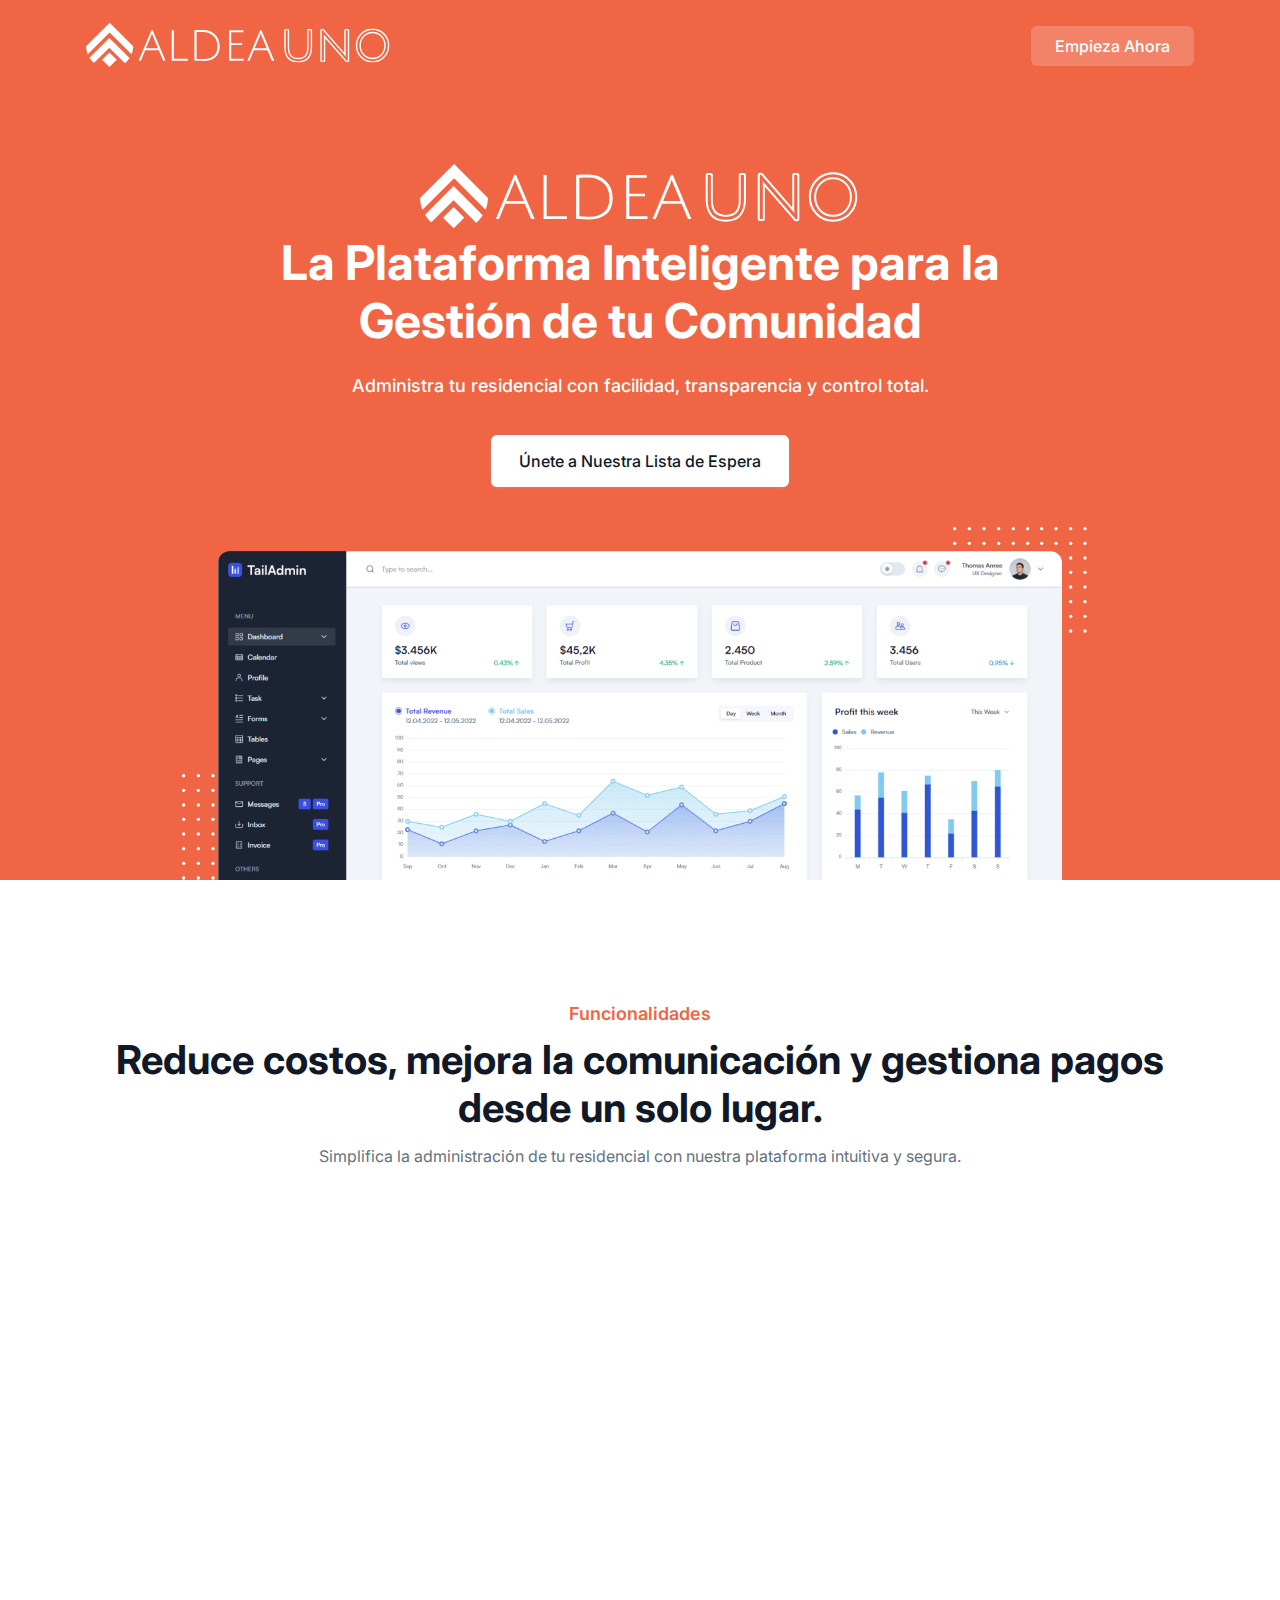
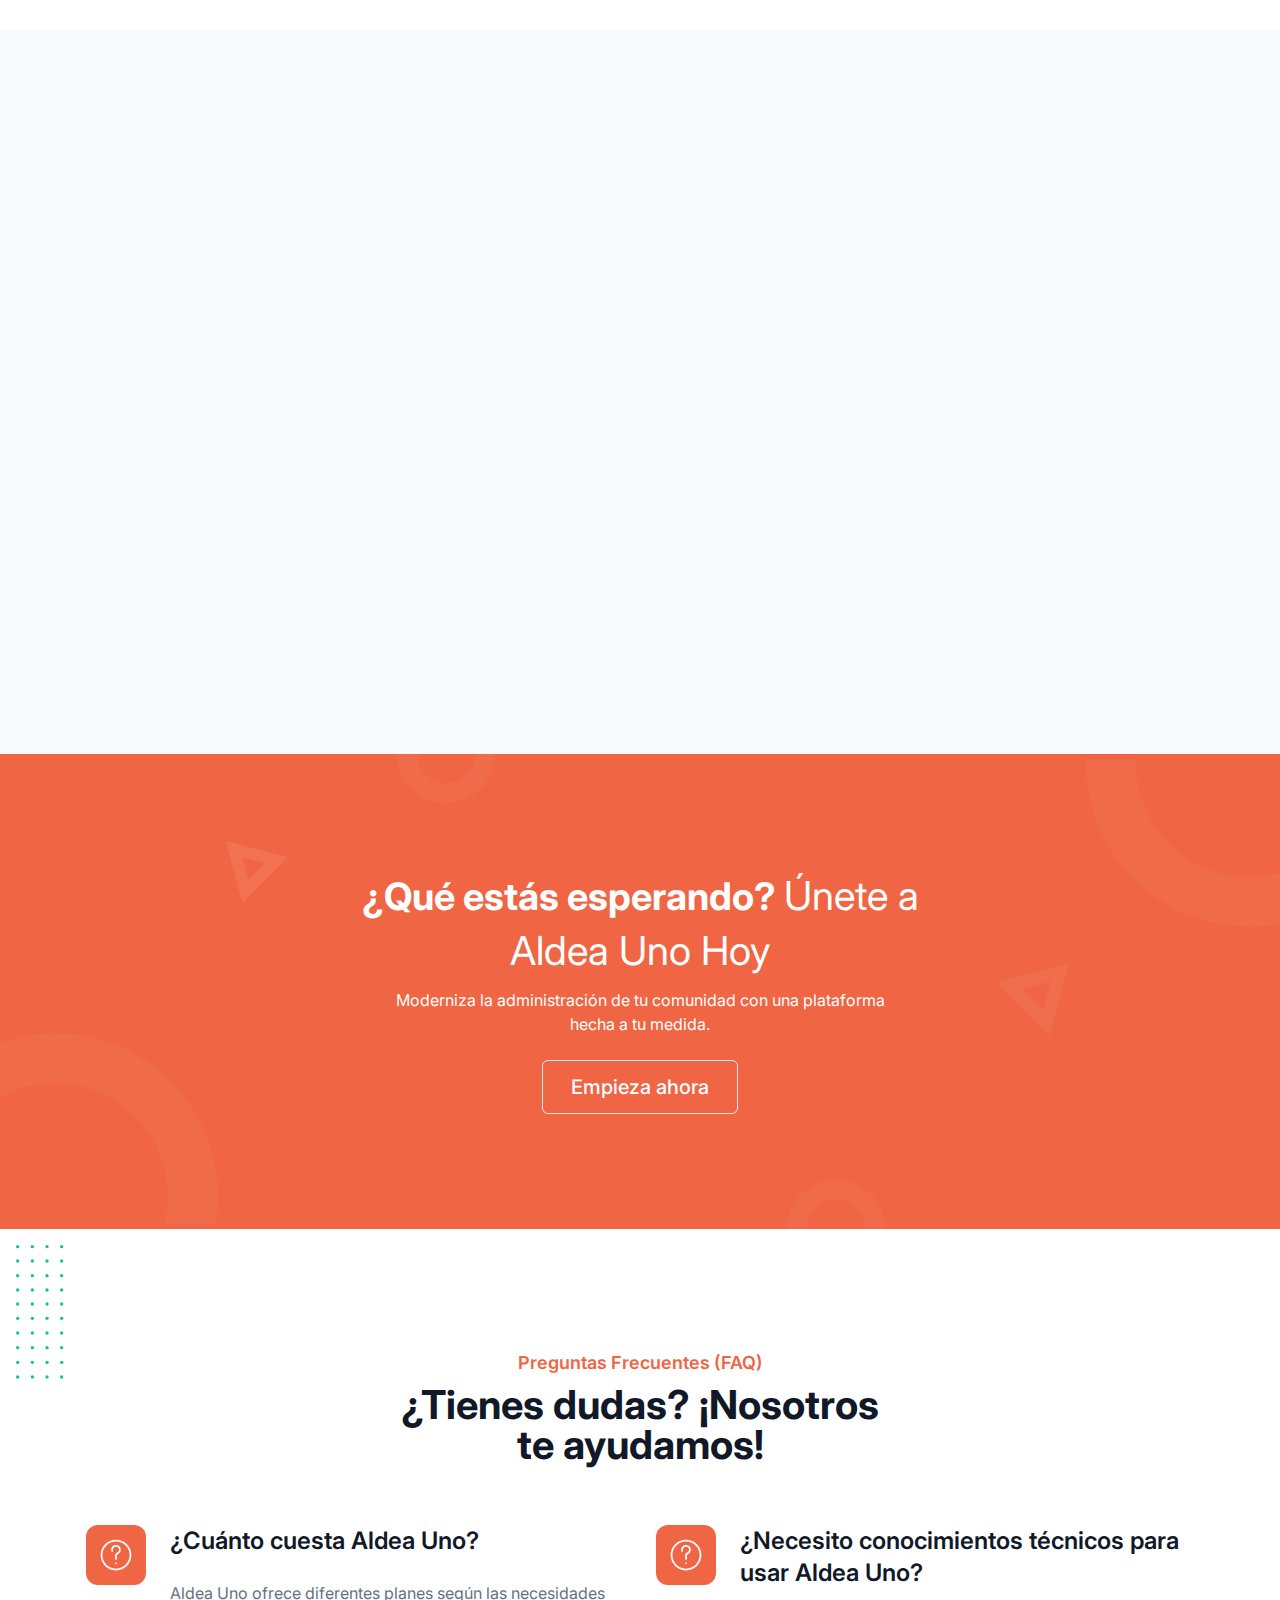
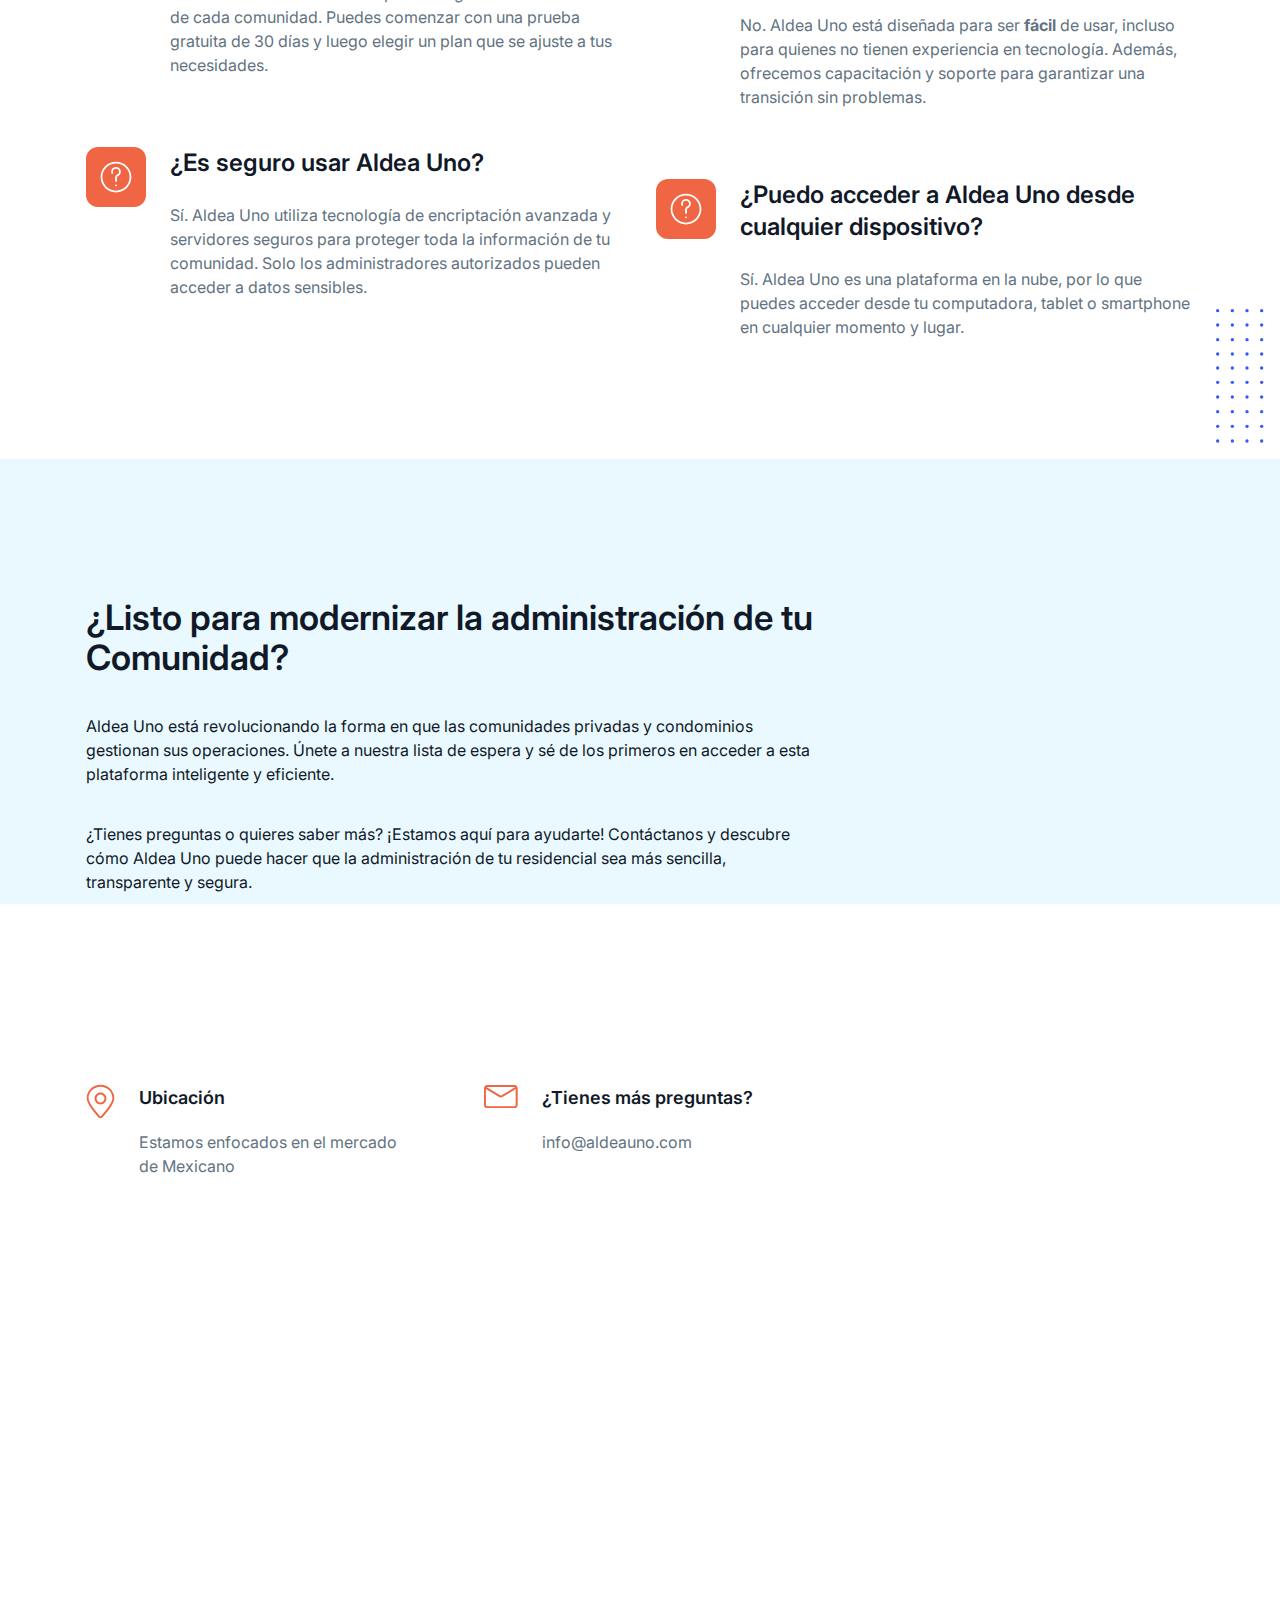
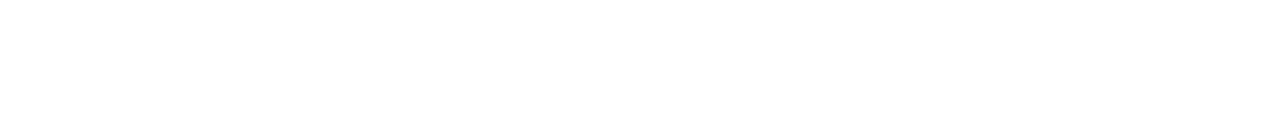
<file: index.html>
<!doctype html>
<html lang="en" class="scroll-smooth">
  <head>
    <meta charset="UTF-8" />
    <meta http-equiv="X-UA-Compatible" content="IE=edge" />
    <meta name="viewport" content="width=device-width, initial-scale=1.0" />
    <title>
      Aldea Uno | La Plataforma Inteligente para la Gestión de tu Comunidad
    </title>
   
    <link rel="icon" type="image/png" href="assets/images/logo/favicon-96x96.png" sizes="96x96" />
<link rel="icon" type="image/svg+xml" href="assets/images/logo/favicon.svg" />
<link rel="shortcut icon" href="assets/images/logo/favicon.ico" />
<link rel="apple-touch-icon" sizes="180x180" href="assets/images/logo/apple-touch-icon.png" />
<meta name="apple-mobile-web-app-title" content="AldeaOne" />
<link rel="manifest" href="assets/images/logo/site.webmanifest" />
    <link rel="stylesheet" href="assets/css/swiper-bundle.min.css" />
    <link rel="stylesheet" href="assets/css/animate.css" />
    <link rel="stylesheet" href="assets/css/tailwind.css" />

    <!-- ==== WOW JS ==== -->
    <script src="assets/js/wow.min.js"></script>
    <script>
      new WOW().init();
    </script>

    <!-- SuiteCRM Script -->

<script type="text/javascript" src='https://crm.kbdreams.com/public/cache/include/javascript/sugar_grp1.js?v=3G4AFzdSJpuFkXuw53Lj8w'></script>

<!-- End SuiteCRM Scrpt -->
  </head>

  <body>
    <!-- ====== Navbar Section Start -->
    <div
      class="ud-header absolute left-0 top-0 z-40 flex w-full items-center bg-transparent"
    >
      <div class="container">
        <div class="relative -mx-4 flex items-center justify-between">
          <div class="w-100 max-w-full px-4">
            <a href="index.html" class="navbar-logo block w-full py-5">
              <img
                src="assets/images/logo/logo-white.svg"
                alt="logo"
                class="header-logo w-full"
              />
            </a>
          </div>
          <div class="flex w-full items-center justify-between px-4">
            <div>
              <button
                id="navbarToggler"
                class="absolute right-4 top-1/2 block -translate-y-1/2 rounded-lg px-3 py-[6px] ring-primary focus:ring-2 lg:hidden"
              >
                <span
                  class="relative my-[6px] block h-[2px] w-[30px] bg-white"
                ></span>
                <span
                  class="relative my-[6px] block h-[2px] w-[30px] bg-white"
                ></span>
                <span
                  class="relative my-[6px] block h-[2px] w-[30px] bg-white"
                ></span>
              </button>
              <!-- <nav
                id="navbarCollapse"
                class="absolute right-4 top-full hidden w-full max-w-[250px] rounded-lg bg-white py-5 shadow-lg dark:bg-dark-2 lg:static lg:block lg:w-full lg:max-w-full lg:bg-transparent lg:px-4 lg:py-0 lg:shadow-none dark:lg:bg-transparent xl:px-6"
              >
                <ul class="blcok lg:flex 2xl:ml-20">
                  <li class="group relative">
                    <a
                      href="#home"
                      class="ud-menu-scroll mx-8 flex py-2 text-base font-medium text-dark group-hover:text-primary dark:text-white lg:mr-0 lg:inline-flex lg:px-0 lg:py-6 lg:text-white lg:group-hover:text-white lg:group-hover:opacity-70"
                    >
                      Home
                    </a>
                  </li>
                  <li class="group relative">
                    <a
                      href="#about"
                      class="ud-menu-scroll mx-8 flex py-2 text-base font-medium text-dark group-hover:text-primary dark:text-white lg:ml-7 lg:mr-0 lg:inline-flex lg:px-0 lg:py-6 lg:text-white lg:group-hover:text-white lg:group-hover:opacity-70 xl:ml-10"
                    >
                      About
                    </a>
                  </li>
                  <li class="group relative">
                    <a
                      href="#pricing"
                      class="ud-menu-scroll mx-8 flex py-2 text-base font-medium text-dark group-hover:text-primary dark:text-white lg:ml-7 lg:mr-0 lg:inline-flex lg:px-0 lg:py-6 lg:text-white lg:group-hover:text-white lg:group-hover:opacity-70 xl:ml-10"
                    >
                      Pricing
                    </a>
                  </li>
                  <li class="group relative">
                    <a
                      href="#team"
                      class="ud-menu-scroll mx-8 flex py-2 text-base font-medium text-dark group-hover:text-primary dark:text-white lg:ml-7 lg:mr-0 lg:inline-flex lg:px-0 lg:py-6 lg:text-white lg:group-hover:text-white lg:group-hover:opacity-70 xl:ml-10"
                    >
                      Team
                    </a>
                  </li>
                  <li class="group relative">
                    <a
                      href="#contact"
                      class="ud-menu-scroll mx-8 flex py-2 text-base font-medium text-dark group-hover:text-primary dark:text-white lg:ml-7 lg:mr-0 lg:inline-flex lg:px-0 lg:py-6 lg:text-white lg:group-hover:text-white lg:group-hover:opacity-70 xl:ml-10"
                    >
                      Contact
                    </a>
                  </li>
                  <li class="group relative">
                    <a
                      href="blog-grids.html"
                      class="ud-menu-scroll mx-8 flex py-2 text-base font-medium text-dark group-hover:text-primary dark:text-white lg:ml-7 lg:mr-0 lg:inline-flex lg:px-0 lg:py-6 lg:text-white lg:group-hover:text-white lg:group-hover:opacity-70 xl:ml-10"
                    >
                      Blog
                    </a>
                  </li>
                  <li class="submenu-item group relative">
                    <a
                      href="javascript:void(0)"
                      class="relative mx-8 flex items-center justify-between py-2 text-base font-medium text-dark group-hover:text-primary dark:text-white lg:ml-8 lg:mr-0 lg:inline-flex lg:py-6 lg:pl-0 lg:pr-4 lg:text-white lg:group-hover:text-white lg:group-hover:opacity-70 xl:ml-10"
                    >
                      Pages

                      <svg
                        class="ml-2 fill-current"
                        width="16"
                        height="20"
                        viewBox="0 0 16 20"
                        fill="none"
                        xmlns="http://www.w3.org/2000/svg"
                      >
                        <path
                          d="M7.99999 14.9C7.84999 14.9 7.72499 14.85 7.59999 14.75L1.84999 9.10005C1.62499 8.87505 1.62499 8.52505 1.84999 8.30005C2.07499 8.07505 2.42499 8.07505 2.64999 8.30005L7.99999 13.525L13.35 8.25005C13.575 8.02505 13.925 8.02505 14.15 8.25005C14.375 8.47505 14.375 8.82505 14.15 9.05005L8.39999 14.7C8.27499 14.825 8.14999 14.9 7.99999 14.9Z"
                        />
                      </svg>
                    </a>
                    <div
                      class="submenu relative left-0 top-full hidden w-[250px] rounded-sm bg-white p-4 transition-[top] duration-300 group-hover:opacity-100 dark:bg-dark-2 lg:invisible lg:absolute lg:top-[110%] lg:block lg:opacity-0 lg:shadow-lg lg:group-hover:visible lg:group-hover:top-full"
                    >
                      <a
                        href="about.html"
                        class="block rounded px-4 py-[10px] text-sm text-body-color hover:text-primary dark:text-dark-6 dark:hover:text-primary"
                      >
                        About Page
                      </a>
                      <a
                        href="pricing.html"
                        class="block rounded px-4 py-[10px] text-sm text-body-color hover:text-primary dark:text-dark-6 dark:hover:text-primary"
                      >
                        Pricing Page
                      </a>
                      <a
                        href="contact.html"
                        class="block rounded px-4 py-[10px] text-sm text-body-color hover:text-primary dark:text-dark-6 dark:hover:text-primary"
                      >
                        Contact Page
                      </a>
                      <a
                        href="blog-grids.html"
                        class="block rounded px-4 py-[10px] text-sm text-body-color hover:text-primary dark:text-dark-6 dark:hover:text-primary"
                      >
                        Blog Grid Page
                      </a>
                      <a
                        href="blog-details.html"
                        class="block rounded px-4 py-[10px] text-sm text-body-color hover:text-primary dark:text-dark-6 dark:hover:text-primary"
                      >
                        Blog Details Page
                      </a>
                      <a
                        href="signup.html"
                        class="block rounded px-4 py-[10px] text-sm text-body-color hover:text-primary dark:text-dark-6 dark:hover:text-primary"
                      >
                        Sign Up Page
                      </a>
                      <a
                        href="signin.html"
                        class="block rounded px-4 py-[10px] text-sm text-body-color hover:text-primary dark:text-dark-6 dark:hover:text-primary"
                      >
                        Sign In Page
                      </a>
                      <a
                        href="404.html"
                        class="block rounded px-4 py-[10px] text-sm text-body-color hover:text-primary dark:text-dark-6 dark:hover:text-primary"
                      >
                        404 Page
                      </a>
                    </div>
                  </li>
                </ul>
              </nav> -->
            </div>
            <div class="flex items-center justify-end pr-16 lg:pr-0 ">
              <!-- <label
                for="themeSwitcher"
                class="inline-flex cursor-pointer items-center"
                aria-label="themeSwitcher"
                name="themeSwitcher"
              >
                <input
                  type="checkbox"
                  name="themeSwitcher"
                  id="themeSwitcher"
                  class="sr-only"
                />
                <span class="block text-white dark:hidden">
                  <svg
                    class="fill-current"
                    width="24"
                    height="24"
                    viewBox="0 0 24 24"
                    fill="none"
                    xmlns="http://www.w3.org/2000/svg"
                  >
                    <path
                      d="M13.3125 1.50001C12.675 1.31251 12.0375 1.16251 11.3625 1.05001C10.875 0.975006 10.35 1.23751 10.1625 1.68751C9.93751 2.13751 10.05 2.70001 10.425 3.00001C13.0875 5.47501 14.0625 9.11251 12.975 12.525C11.775 16.3125 8.25001 18.975 4.16251 19.0875C3.63751 19.0875 3.22501 19.425 3.07501 19.9125C2.92501 20.4 3.15001 20.925 3.56251 21.1875C4.50001 21.75 5.43751 22.2 6.37501 22.5C7.46251 22.8375 8.58751 22.9875 9.71251 22.9875C11.625 22.9875 13.5 22.5 15.1875 21.5625C17.85 20.1 19.725 17.7375 20.55 14.8875C22.1625 9.26251 18.975 3.37501 13.3125 1.50001ZM18.9375 14.4C18.2625 16.8375 16.6125 18.825 14.4 20.0625C12.075 21.3375 9.41251 21.6 6.90001 20.85C6.63751 20.775 6.33751 20.6625 6.07501 20.55C10.05 19.7625 13.35 16.9125 14.5875 13.0125C15.675 9.56251 15 5.92501 12.7875 3.07501C17.5875 4.68751 20.2875 9.67501 18.9375 14.4Z"
                    />
                  </svg>
                </span>
                <span class="hidden text-white dark:block">
                  <svg
                    class="fill-current"
                    width="24"
                    height="24"
                    viewBox="0 0 24 24"
                    fill="none"
                    xmlns="http://www.w3.org/2000/svg"
                  >
                    <g clip-path="url(#clip0_2172_3070)">
                      <path
                        d="M12 6.89999C9.18752 6.89999 6.90002 9.18749 6.90002 12C6.90002 14.8125 9.18752 17.1 12 17.1C14.8125 17.1 17.1 14.8125 17.1 12C17.1 9.18749 14.8125 6.89999 12 6.89999ZM12 15.4125C10.125 15.4125 8.58752 13.875 8.58752 12C8.58752 10.125 10.125 8.58749 12 8.58749C13.875 8.58749 15.4125 10.125 15.4125 12C15.4125 13.875 13.875 15.4125 12 15.4125Z"
                      />
                      <path
                        d="M12 4.2375C12.45 4.2375 12.8625 3.8625 12.8625 3.375V1.5C12.8625 1.05 12.4875 0.637497 12 0.637497C11.55 0.637497 11.1375 1.0125 11.1375 1.5V3.4125C11.175 3.8625 11.55 4.2375 12 4.2375Z"
                      />
                      <path
                        d="M12 19.7625C11.55 19.7625 11.1375 20.1375 11.1375 20.625V22.5C11.1375 22.95 11.5125 23.3625 12 23.3625C12.45 23.3625 12.8625 22.9875 12.8625 22.5V20.5875C12.8625 20.1375 12.45 19.7625 12 19.7625Z"
                      />
                      <path
                        d="M18.1125 6.74999C18.3375 6.74999 18.5625 6.67499 18.7125 6.48749L19.9125 5.28749C20.25 4.94999 20.25 4.42499 19.9125 4.08749C19.575 3.74999 19.05 3.74999 18.7125 4.08749L17.5125 5.28749C17.175 5.62499 17.175 6.14999 17.5125 6.48749C17.6625 6.67499 17.8875 6.74999 18.1125 6.74999Z"
                      />
                      <path
                        d="M5.32501 17.5125L4.12501 18.675C3.78751 19.0125 3.78751 19.5375 4.12501 19.875C4.27501 20.025 4.50001 20.1375 4.72501 20.1375C4.95001 20.1375 5.17501 20.0625 5.32501 19.875L6.52501 18.675C6.86251 18.3375 6.86251 17.8125 6.52501 17.475C6.18751 17.175 5.62501 17.175 5.32501 17.5125Z"
                      />
                      <path
                        d="M22.5 11.175H20.5875C20.1375 11.175 19.725 11.55 19.725 12.0375C19.725 12.4875 20.1 12.9 20.5875 12.9H22.5C22.95 12.9 23.3625 12.525 23.3625 12.0375C23.3625 11.55 22.95 11.175 22.5 11.175Z"
                      />
                      <path
                        d="M4.23751 12C4.23751 11.55 3.86251 11.1375 3.37501 11.1375H1.50001C1.05001 11.1375 0.637512 11.5125 0.637512 12C0.637512 12.45 1.01251 12.8625 1.50001 12.8625H3.41251C3.86251 12.8625 4.23751 12.45 4.23751 12Z"
                      />
                      <path
                        d="M18.675 17.5125C18.3375 17.175 17.8125 17.175 17.475 17.5125C17.1375 17.85 17.1375 18.375 17.475 18.7125L18.675 19.9125C18.825 20.0625 19.05 20.175 19.275 20.175C19.5 20.175 19.725 20.1 19.875 19.9125C20.2125 19.575 20.2125 19.05 19.875 18.7125L18.675 17.5125Z"
                      />
                      <path
                        d="M5.32501 4.125C4.98751 3.7875 4.46251 3.7875 4.12501 4.125C3.78751 4.4625 3.78751 4.9875 4.12501 5.325L5.32501 6.525C5.47501 6.675 5.70001 6.7875 5.92501 6.7875C6.15001 6.7875 6.37501 6.7125 6.52501 6.525C6.86251 6.1875 6.86251 5.6625 6.52501 5.325L5.32501 4.125Z"
                      />
                    </g>
                    <defs>
                      <clipPath id="clip0_2172_3070">
                        <rect width="24" height="24" fill="white" />
                      </clipPath>
                    </defs>
                  </svg>
                </span>
              </label> -->
              <div class="hidden ml-2 sm:flex">
                <!-- <a
                  href="signin.html"
                  class="loginBtn px-[22px] py-2 text-base font-medium text-white hover:opacity-70"
                >
                  Sign In
                </a> -->
                <a
                  href="contact.html"
                  class="signUpBtn rounded-md bg-white bg-opacity-20 px-6 py-2 text-base font-medium text-white duration-300 ease-in-out hover:bg-opacity-100 hover:text-dark"
                >
                  Empieza Ahora
                </a>
              </div>
            </div>
          </div>
        </div>
      </div>
    </div>
    <!-- ====== Navbar Section End -->

    <!-- ====== Hero Section Start -->
    <div
      id="home"
      class="relative overflow-hidden bg-primary pt-[120px] md:pt-[130px] lg:pt-[160px]"
    >
      <div class="container">
        <div class="-mx-4 flex flex-wrap items-center">
          <div class="w-full px-4">
            <div
              class="hero-content wow fadeInUp mx-auto max-w-[780px] text-center"
              data-wow-delay=".2s"
            >
            <div class="flex justify-center">
              <svg width="441" height="74" viewBox="0 0 441 74" fill="none" xmlns="http://www.w3.org/2000/svg">
                <path d="M68 37C68 55.7777 52.7777 71 34 71C15.2223 71 0 55.7777 0 37C0 18.2223 15.2223 3 34 3C52.7777 3 68 18.2223 68 37Z" fill="#F06543"/>
                <path d="M33.6777 47.071L44.2843 57.6776L33.6777 68.2842L23.0711 57.6776L33.6777 47.071Z" fill="white"/>
                <path fill-rule="evenodd" clip-rule="evenodd" d="M4.92932 54.6418L33.5711 26L62.7421 55.171C60.9407 58.0145 58.7289 60.5723 56.1901 62.7612L33.5711 40.1421L11.3531 62.3602C8.85105 60.1243 6.68196 57.5236 4.92932 54.6418Z" fill="white"/>
                <path fill-rule="evenodd" clip-rule="evenodd" d="M0.0161133 38.055L34.0711 4L67.9879 37.9168C67.8785 42.0518 67.0307 46.0028 65.5718 49.6428L34.0711 18.1421L2.46913 49.7441C1.00155 46.1166 0.141784 42.1782 0.0161133 38.055Z" fill="white"/>
                <path d="M85.299 43.7548L78.9976 59H75.8131L94.2428 14.7551H96.0722L114.638 59H111.182L104.813 43.7548H85.299ZM94.9881 19.769C94.3106 21.8017 93.7008 23.4956 93.1587 24.8508L86.3831 41.1123H103.729L97.0208 24.9185C95.9819 22.3889 95.3043 20.6724 94.9881 19.769ZM123.56 59V15.0261H126.676V56.1542H146.868V59H123.56ZM170.208 56.6963C175.99 56.6963 180.62 55.1379 184.098 52.0211C187.621 48.9043 189.383 44.2065 189.383 37.9278C189.383 31.649 187.395 26.6576 183.42 22.9536C179.49 19.2496 174.635 17.3976 168.853 17.3976C164.742 17.3976 161.58 17.4879 159.367 17.6686V56.222C162.077 56.5382 165.691 56.6963 170.208 56.6963ZM168.853 14.6195C175.628 14.6195 181.275 16.72 185.792 20.9209C190.354 25.0766 192.635 30.7456 192.635 37.9278C192.635 45.1099 190.535 50.5079 186.334 54.1215C182.178 57.7352 176.803 59.5421 170.208 59.5421C165.646 59.5421 160.948 59.3162 156.114 58.8645V15.0261C159.728 14.7551 163.974 14.6195 168.853 14.6195ZM206.204 59V15.0261H226.734V17.7363H209.321V33.7269H225.04V36.3694H209.321V56.1542H227.412V59H206.204ZM242.052 43.7548L235.751 59H232.566L250.996 14.7551H252.825L271.39 59H267.935L261.566 43.7548H242.052ZM251.741 19.769C251.063 21.8017 250.454 23.4956 249.912 24.8508L243.136 41.1123H260.482L253.774 24.9185C252.735 22.3889 252.057 20.6724 251.741 19.769Z" fill="white"/>
                <mask id="path-6-outside-1_508_61" maskUnits="userSpaceOnUse" x="285" y="12" width="153" height="50" fill="black">
                <rect fill="white" x="285" y="12" width="153" height="50"/>
                <path d="M319.434 54.4603C316.453 57.9385 311.913 59.6776 305.815 59.6776C299.717 59.6776 295.177 57.9385 292.196 54.4603C289.215 50.9822 287.724 46.1714 287.724 40.0282V15.0261H290.841V40.0282C290.841 51.2758 295.832 56.8996 305.815 56.8996C315.798 56.8996 320.789 51.2758 320.789 40.0282V15.0261H323.906V40.0282C323.906 46.1714 322.416 50.9822 319.434 54.4603ZM339.742 59V14.7551H341.233L370.097 47.9557C371.136 49.1301 372.085 50.3046 372.943 51.479C373.846 52.6083 374.32 53.1955 374.366 53.2407C374.275 52.1566 374.23 50.0336 374.23 46.8716V15.0261H377.347V59.271H375.856L346.45 25.5283L342.723 20.9886C342.814 21.8921 342.859 24.0151 342.859 27.3577V59H339.742ZM413.049 59.6776C406.771 59.6776 401.508 57.4868 397.262 53.1052C393.016 48.7236 390.893 43.3709 390.893 37.0469C390.893 30.6778 393.016 25.3025 397.262 20.9209C401.508 16.5393 406.771 14.3485 413.049 14.3485C419.328 14.3485 424.59 16.5393 428.837 20.9209C433.083 25.3025 435.206 30.6778 435.206 37.0469C435.206 43.3709 433.083 48.7236 428.837 53.1052C424.59 57.4868 419.328 59.6776 413.049 59.6776ZM413.049 17.1265C407.629 17.1265 403.112 19.0463 399.498 22.8858C395.929 26.7254 394.145 31.4457 394.145 37.0469C394.145 42.6029 395.929 47.3007 399.498 51.1403C403.112 54.9346 407.629 56.8318 413.049 56.8318C418.515 56.8318 423.032 54.9346 426.601 51.1403C430.169 47.3007 431.953 42.6029 431.953 37.0469C431.953 31.4457 430.169 26.7254 426.601 22.8858C423.032 19.0463 418.515 17.1265 413.049 17.1265Z"/>
                </mask>
                <path d="M319.434 54.4603L320.953 55.7619L320.953 55.7619L319.434 54.4603ZM292.196 54.4603L290.678 55.7619L290.678 55.7619L292.196 54.4603ZM287.724 15.0261V13.0261C286.62 13.0261 285.724 13.9215 285.724 15.0261H287.724ZM290.841 15.0261H292.841C292.841 13.9215 291.946 13.0261 290.841 13.0261V15.0261ZM320.789 15.0261V13.0261C319.685 13.0261 318.789 13.9215 318.789 15.0261H320.789ZM323.906 15.0261H325.906C325.906 13.9215 325.011 13.0261 323.906 13.0261V15.0261ZM317.916 53.1587C315.43 56.0586 311.534 57.6776 305.815 57.6776V61.6776C312.292 61.6776 317.476 59.8183 320.953 55.7619L317.916 53.1587ZM305.815 57.6776C300.096 57.6776 296.2 56.0586 293.715 53.1587L290.678 55.7619C294.155 59.8183 299.338 61.6776 305.815 61.6776V57.6776ZM293.715 53.1587C291.136 50.1508 289.724 45.8582 289.724 40.0282H285.724C285.724 46.4847 287.293 51.8135 290.678 55.7619L293.715 53.1587ZM289.724 40.0282V15.0261H285.724V40.0282H289.724ZM287.724 17.0261H290.841V13.0261H287.724V17.0261ZM288.841 15.0261V40.0282H292.841V15.0261H288.841ZM288.841 40.0282C288.841 45.9054 290.14 50.6869 293.089 54.0093C296.078 57.3772 300.45 58.8996 305.815 58.8996V54.8996C301.198 54.8996 298.083 53.61 296.08 51.3541C294.038 49.0528 292.841 45.3986 292.841 40.0282H288.841ZM305.815 58.8996C311.181 58.8996 315.552 57.3772 318.542 54.0093C321.49 50.6869 322.789 45.9054 322.789 40.0282H318.789C318.789 45.3986 317.593 49.0528 315.55 51.3541C313.548 53.61 310.432 54.8996 305.815 54.8996V58.8996ZM322.789 40.0282V15.0261H318.789V40.0282H322.789ZM320.789 17.0261H323.906V13.0261H320.789V17.0261ZM321.906 15.0261V40.0282H325.906V15.0261H321.906ZM321.906 40.0282C321.906 45.8582 320.494 50.1508 317.916 53.1587L320.953 55.7619C324.337 51.8135 325.906 46.4847 325.906 40.0282H321.906ZM339.742 59H337.742C337.742 60.1046 338.638 61 339.742 61V59ZM339.742 14.7551V12.7551C338.638 12.7551 337.742 13.6505 337.742 14.7551H339.742ZM341.233 14.7551L342.742 13.4428C342.362 13.0059 341.812 12.7551 341.233 12.7551V14.7551ZM370.097 47.9557L368.588 49.2679C368.591 49.2722 368.595 49.2766 368.599 49.2809L370.097 47.9557ZM372.943 51.479L371.328 52.6591C371.345 52.6826 371.363 52.7057 371.381 52.7284L372.943 51.479ZM374.366 53.2407L372.951 54.6549C373.545 55.2484 374.446 55.4082 375.207 55.0551C375.969 54.7019 376.428 53.911 376.359 53.0746L374.366 53.2407ZM374.23 15.0261V13.0261C373.126 13.0261 372.23 13.9215 372.23 15.0261H374.23ZM377.347 15.0261H379.347C379.347 13.9215 378.451 13.0261 377.347 13.0261V15.0261ZM377.347 59.271V61.271C378.451 61.271 379.347 60.3756 379.347 59.271H377.347ZM375.856 59.271L374.349 60.585C374.728 61.0209 375.278 61.271 375.856 61.271V59.271ZM346.45 25.5283L344.904 26.7973C344.917 26.8125 344.929 26.8275 344.942 26.8423L346.45 25.5283ZM342.723 20.9886L344.269 19.7197C343.71 19.0384 342.771 18.8035 341.957 19.1415C341.142 19.4795 340.646 20.3106 340.733 21.1877L342.723 20.9886ZM342.859 59V61C343.963 61 344.859 60.1046 344.859 59H342.859ZM341.742 59V14.7551H337.742V59H341.742ZM339.742 16.7551H341.233V12.7551H339.742V16.7551ZM339.723 16.0673L368.588 49.2679L371.606 46.6435L342.742 13.4428L339.723 16.0673ZM368.599 49.2809C369.6 50.4123 370.509 51.5385 371.328 52.6591L374.558 50.299C373.66 49.0707 372.672 47.848 371.595 46.6306L368.599 49.2809ZM371.381 52.7284C371.833 53.2937 372.18 53.7258 372.42 54.0231C372.54 54.1713 372.636 54.2892 372.706 54.3747C372.73 54.4036 372.851 54.5548 372.951 54.6549L375.78 51.8265C375.847 51.8934 375.894 51.9519 375.857 51.9086C375.846 51.8959 375.827 51.8726 375.797 51.8357C375.737 51.7631 375.649 51.6552 375.532 51.5097C375.298 51.2198 374.956 50.7936 374.504 50.2296L371.381 52.7284ZM376.359 53.0746C376.276 52.0866 376.23 50.0455 376.23 46.8716H372.23C372.23 50.0216 372.274 52.2266 372.373 53.4068L376.359 53.0746ZM376.23 46.8716V15.0261H372.23V46.8716H376.23ZM374.23 17.0261H377.347V13.0261H374.23V17.0261ZM375.347 15.0261V59.271H379.347V15.0261H375.347ZM377.347 57.271H375.856V61.271H377.347V57.271ZM377.364 57.957L347.958 24.2143L344.942 26.8423L374.349 60.585L377.364 57.957ZM347.996 24.2593L344.269 19.7197L341.178 22.2576L344.904 26.7973L347.996 24.2593ZM340.733 21.1877C340.812 21.9708 340.859 23.9835 340.859 27.3577H344.859C344.859 24.0467 344.816 21.8133 344.713 20.7896L340.733 21.1877ZM340.859 27.3577V59H344.859V27.3577H340.859ZM342.859 57H339.742V61H342.859V57ZM397.262 53.1052L398.698 51.7134L397.262 53.1052ZM397.262 20.9209L398.698 22.3127L398.698 22.3127L397.262 20.9209ZM428.837 20.9209L430.273 19.5291L430.273 19.5291L428.837 20.9209ZM428.837 53.1052L430.273 54.497L430.273 54.497L428.837 53.1052ZM399.498 22.8858L398.042 21.5151L398.033 21.5243L399.498 22.8858ZM399.498 51.1403L398.033 52.5018C398.039 52.5078 398.044 52.5137 398.05 52.5196L399.498 51.1403ZM426.601 51.1403L428.057 52.5105L428.066 52.5018L426.601 51.1403ZM426.601 22.8858L428.066 21.5243L428.066 21.5243L426.601 22.8858ZM413.049 57.6776C407.294 57.6776 402.555 55.6937 398.698 51.7134L395.826 54.497C400.461 59.2799 406.247 61.6776 413.049 61.6776V57.6776ZM398.698 51.7134C394.828 47.7197 392.893 42.8723 392.893 37.0469H388.893C388.893 43.8694 391.204 49.7275 395.826 54.497L398.698 51.7134ZM392.893 37.0469C392.893 31.1721 394.831 26.3034 398.698 22.3127L395.826 19.5291C391.201 24.3015 388.893 30.1835 388.893 37.0469H392.893ZM398.698 22.3127C402.555 18.3324 407.294 16.3485 413.049 16.3485V12.3485C406.247 12.3485 400.461 14.7462 395.826 19.5291L398.698 22.3127ZM413.049 16.3485C418.804 16.3485 423.543 18.3324 427.4 22.3127L430.273 19.5291C425.638 14.7462 419.852 12.3485 413.049 12.3485V16.3485ZM427.4 22.3127C431.268 26.3034 433.206 31.1721 433.206 37.0469H437.206C437.206 30.1835 434.898 24.3015 430.273 19.5291L427.4 22.3127ZM433.206 37.0469C433.206 42.8723 431.27 47.7197 427.4 51.7134L430.273 54.497C434.895 49.7275 437.206 43.8694 437.206 37.0469H433.206ZM427.4 51.7134C423.543 55.6937 418.804 57.6776 413.049 57.6776V61.6776C419.852 61.6776 425.638 59.2799 430.273 54.497L427.4 51.7134ZM413.049 15.1265C407.095 15.1265 402.045 17.2614 398.042 21.5151L400.954 24.2566C404.178 20.8311 408.163 19.1265 413.049 19.1265V15.1265ZM398.033 21.5243C394.096 25.7607 392.145 30.9785 392.145 37.0469H396.145C396.145 31.9129 397.763 27.69 400.963 24.2474L398.033 21.5243ZM392.145 37.0469C392.145 43.0748 394.099 48.2686 398.033 52.5018L400.963 49.7787C397.76 46.3328 396.145 42.1311 396.145 37.0469H392.145ZM398.05 52.5196C402.055 56.7254 407.103 58.8318 413.049 58.8318V54.8318C408.155 54.8318 404.168 53.1438 400.946 49.7609L398.05 52.5196ZM413.049 58.8318C419.036 58.8318 424.091 56.7285 428.057 52.5104L425.144 49.7701C421.974 53.1408 417.994 54.8318 413.049 54.8318V58.8318ZM428.066 52.5018C432 48.2686 433.953 43.0748 433.953 37.0469H429.953C429.953 42.1311 428.338 46.3328 425.136 49.7787L428.066 52.5018ZM433.953 37.0469C433.953 30.9785 432.003 25.7607 428.066 21.5243L425.136 24.2474C428.335 27.69 429.953 31.9129 429.953 37.0469H433.953ZM428.066 21.5243C424.101 17.2584 419.044 15.1265 413.049 15.1265V19.1265C417.986 19.1265 421.963 20.8342 425.136 24.2474L428.066 21.5243Z" fill="white" mask="url(#path-6-outside-1_508_61)"/>
                </svg>
                
              </div>
              <h1
                class="mb-6 text-3xl font-bold leading-snug text-white sm:text-4xl sm:leading-snug lg:text-5xl lg:leading-[1.2]"
              >
             
              La Plataforma Inteligente para la Gestión de tu Comunidad
              </h1>
              <p
                class="mx-auto mb-9 max-w-[600px] text-base font-medium text-white sm:text-lg sm:leading-[1.44]"
              >
              Administra tu residencial con facilidad, transparencia y control total.
              </p>
              <ul
                class="sm:mb-10 flex flex-wrap items-center justify-center gap-5"
              >
                <li>
                  <a
                    href="https://links.tailgrids.com/play-download"
                    class="inline-flex items-center justify-center rounded-md bg-white px-7 py-[14px] text-center text-base font-medium text-dark shadow-1 transition duration-300 ease-in-out hover:bg-gray-2 hover:text-body-color"
                  >
                    Únete a Nuestra Lista de Espera
                  </a>
                </li>
                <!-- <li>
                  <a
                    href="https://github.com/tailgrids/play-tailwind"
                    target="_blank"
                    class="flex items-center gap-4 rounded-md bg-white/[0.12] px-6 py-[14px] text-base font-medium text-white transition duration-300 ease-in-out hover:bg-white hover:text-dark"
                  >
                    <svg
                      class="fill-current"
                      width="24"
                      height="24"
                      viewBox="0 0 24 24"
                      fill="none"
                      xmlns="http://www.w3.org/2000/svg"
                    >
                      <g clip-path="url(#clip0_2005_10818)">
                        <path
                          d="M12 0.674805C5.625 0.674805 0.375 5.8498 0.375 12.2998C0.375 17.3998 3.7125 21.7498 8.3625 23.3248C8.9625 23.4373 9.15 23.0623 9.15 22.7998C9.15 22.5373 9.15 21.7873 9.1125 20.7748C5.8875 21.5248 5.2125 19.1998 5.2125 19.1998C4.6875 17.8873 3.9 17.5123 3.9 17.5123C2.85 16.7623 3.9375 16.7623 3.9375 16.7623C5.1 16.7998 5.7375 17.9623 5.7375 17.9623C6.75 19.7623 8.475 19.2373 9.1125 18.8998C9.225 18.1498 9.525 17.6248 9.8625 17.3248C7.3125 17.0623 4.575 16.0498 4.575 11.6248C4.575 10.3498 5.0625 9.3373 5.775 8.5498C5.6625 8.2873 5.25 7.0873 5.8875 5.4748C5.8875 5.4748 6.9 5.1748 9.1125 6.6748C10.05 6.4123 11.025 6.2623 12.0375 6.2623C13.05 6.2623 14.0625 6.3748 14.9625 6.6748C17.175 5.2123 18.15 5.4748 18.15 5.4748C18.7875 7.0498 18.4125 8.2873 18.2625 8.5498C19.0125 9.3373 19.4625 10.3873 19.4625 11.6248C19.4625 16.0498 16.725 17.0623 14.175 17.3248C14.5875 17.6998 14.9625 18.4498 14.9625 19.4998C14.9625 21.0748 14.925 22.3123 14.925 22.6873C14.925 22.9873 15.15 23.3248 15.7125 23.2123C20.2875 21.6748 23.625 17.3623 23.625 12.2248C23.5875 5.8498 18.375 0.674805 12 0.674805Z"
                        />
                      </g>
                      <defs>
                        <clipPath id="clip0_2005_10818">
                          <rect width="24" height="24" fill="white" />
                        </clipPath>
                      </defs>
                    </svg>
                    Star on Github
                  </a>
                </li> -->
              </ul>
              <!-- <div>
                <p class="mb-4 text-center text-base font-medium text-white">
                  Built with latest technology
                </p>
                <div
                  class="wow fadeInUp flex items-center justify-center gap-4 text-center"
                  data-wow-delay=".3s"
                >
                  <a
                    href="https://github.com/uideck/play-bootstrap/"
                    class="text-white/60 duration-300 ease-in-out hover:text-white"
                    target="_blank"
                  >
                    <svg
                      class="fill-current"
                      width="41"
                      height="32"
                      viewBox="0 0 41 32"
                      fill="none"
                      xmlns="http://www.w3.org/2000/svg"
                    >
                      <mask
                        id="mask0_2005_10788"
                        style="mask-type: luminance"
                        maskUnits="userSpaceOnUse"
                        x="0"
                        y="0"
                        width="41"
                        height="32"
                      >
                        <path
                          d="M0.521393 0.0454102H40.5214V31.9174H0.521393V0.0454102Z"
                        />
                      </mask>
                      <g mask="url(#mask0_2005_10788)">
                        <path
                          fill-rule="evenodd"
                          clip-rule="evenodd"
                          d="M8.82951 0.048584C6.54719 0.048584 4.85835 2.04626 4.93395 4.21266C5.00655 6.29398 4.91223 8.98962 4.23366 11.1879C3.55264 13.3923 2.4017 14.7893 0.521393 14.9686V16.993C2.4017 17.1727 3.55264 18.5689 4.23358 20.7737C4.91223 22.9719 5.00647 25.6676 4.93387 27.7489C4.85827 29.915 6.54711 31.913 8.82983 31.913H32.2163C34.4987 31.913 36.1872 29.9153 36.1116 27.7489C36.039 25.6676 36.1333 22.9719 36.8119 20.7737C37.4929 18.5689 38.641 17.1721 40.5214 16.993V14.9686C38.6411 14.7889 37.493 13.3927 36.8119 11.1879C36.1332 8.9899 36.039 6.29398 36.1116 4.21266C36.1872 2.04654 34.4987 0.048584 32.2163 0.048584H8.82951ZM27.6401 19.6632C27.6401 22.6463 25.415 24.4554 21.7224 24.4554H15.4366C15.2568 24.4554 15.0844 24.3839 14.9572 24.2568C14.8301 24.1297 14.7587 23.9572 14.7587 23.7774V8.18422C14.7587 8.00442 14.8301 7.83194 14.9572 7.70482C15.0844 7.57766 15.2568 7.50626 15.4366 7.50626H21.6866C24.7656 7.50626 26.7863 9.17406 26.7863 11.7347C26.7863 13.5319 25.427 15.1409 23.6952 15.4228V15.5165C26.0526 15.7751 27.6401 17.408 27.6401 19.6632ZM21.037 9.65538H17.453V14.7179H20.4716C22.8052 14.7179 24.092 13.7782 24.092 12.0986C24.0917 10.5245 22.9855 9.65538 21.037 9.65538ZM17.453 16.7265V22.3055H21.1689C23.5986 22.3055 24.8856 21.3306 24.8856 19.4984C24.8856 17.6663 23.5625 16.7263 21.0126 16.7263L17.453 16.7265Z"
                        />
                      </g>
                    </svg>
                  </a>

                  <a
                    href="https://github.com/TailGrids/play-tailwind/"
                    class="text-white/60 duration-300 ease-in-out hover:text-white"
                    target="_blank"
                  >
                    <svg
                      class="fill-current"
                      width="41"
                      height="26"
                      viewBox="0 0 41 26"
                      fill="none"
                      xmlns="http://www.w3.org/2000/svg"
                    >
                      <mask
                        id="mask0_2005_10783"
                        style="mask-type: luminance"
                        maskUnits="userSpaceOnUse"
                        x="0"
                        y="0"
                        width="41"
                        height="26"
                      >
                        <path
                          d="M0.521393 0.949463H40.5214V25.0135H0.521393V0.949463Z"
                        />
                      </mask>
                      <g mask="url(#mask0_2005_10783)">
                        <path
                          d="M20.5214 0.980713C15.1882 0.980713 11.8546 3.64743 10.5214 8.98071C12.5214 6.31399 14.8546 5.31399 17.5214 5.98071C19.043 6.36103 20.1302 7.46495 21.3342 8.68667C23.295 10.6771 25.5642 12.9807 30.5214 12.9807C35.8546 12.9807 39.1882 10.314 40.5214 4.98071C38.5214 7.64743 36.1882 8.64743 33.5214 7.98071C31.9998 7.60039 30.9126 6.49651 29.7086 5.27479C27.7478 3.28431 25.4786 0.980713 20.5214 0.980713ZM10.5214 12.9807C5.18819 12.9807 1.85459 15.6474 0.521393 20.9807C2.52139 18.314 4.85459 17.314 7.52139 17.9807C9.04299 18.361 10.1302 19.465 11.3342 20.6867C13.295 22.6771 15.5642 24.9807 20.5214 24.9807C25.8546 24.9807 29.1882 22.314 30.5214 16.9807C28.5214 19.6474 26.1882 20.6474 23.5214 19.9807C21.9998 19.6004 20.9126 18.4965 19.7086 17.2748C17.7478 15.2843 15.4786 12.9807 10.5214 12.9807Z"
                        />
                      </g>
                    </svg>
                  </a>

                  <a
                    href="https://github.com/NextJSTemplates/play-nextjs"
                    class="text-white/60 duration-300 ease-in-out hover:text-white"
                    target="_blank"
                  >
                    <svg
                      class="fill-current"
                      width="41"
                      height="36"
                      viewBox="0 0 41 36"
                      fill="none"
                      xmlns="http://www.w3.org/2000/svg"
                    >
                      <path
                        d="M40.5214 17.9856C40.5214 15.3358 37.203 12.8245 32.1154 11.2673C33.2894 6.08177 32.7678 1.95622 30.4686 0.63539C29.9386 0.325566 29.3186 0.178806 28.6422 0.178806V1.99699C29.017 1.99699 29.3186 2.07037 29.5714 2.20897C30.6802 2.84493 31.1614 5.26645 30.7862 8.38101C30.6966 9.14741 30.5498 9.95457 30.3706 10.7781C28.7726 10.3867 27.0278 10.0851 25.1934 9.88937C24.0926 8.38101 22.951 7.01125 21.8014 5.81273C24.4594 3.34229 26.9542 1.98883 28.6502 1.98883V0.170654C26.4082 0.170654 23.473 1.7687 20.505 4.54081C17.5374 1.78501 14.6022 0.203266 12.3598 0.203266V2.02145C14.0478 2.02145 16.5506 3.36673 19.2086 5.82089C18.0674 7.01941 16.9258 8.38101 15.8414 9.88937C13.9986 10.0851 12.2538 10.3867 10.6558 10.7862C10.4686 9.97089 10.3298 9.18001 10.2318 8.42177C9.84859 5.30721 10.3218 2.88569 11.4222 2.24157C11.667 2.09483 11.985 2.0296 12.3598 2.0296V0.211422C11.675 0.211422 11.0554 0.358178 10.5174 0.668006C8.22619 1.98883 7.71259 6.10626 8.89499 11.2754C3.82339 12.8409 0.521393 15.3439 0.521393 17.9856C0.521393 20.6354 3.8398 23.1466 8.9274 24.7039C7.7534 29.8894 8.27499 34.0149 10.5742 35.3358C11.1042 35.6456 11.7242 35.7923 12.409 35.7923C14.651 35.7923 17.5862 34.1943 20.5542 31.4222C23.5218 34.178 26.457 35.7597 28.699 35.7597C29.3842 35.7597 30.0038 35.613 30.5418 35.3031C32.833 33.9823 33.3466 29.8649 32.1642 24.6957C37.2194 23.1385 40.5214 20.6273 40.5214 17.9856ZM29.9058 12.5473C29.6042 13.5991 29.229 14.6835 28.805 15.7679C28.471 15.1156 28.1202 14.4634 27.737 13.8111C27.3622 13.1588 26.9626 12.5229 26.563 11.9032C27.7206 12.0745 28.8378 12.2864 29.9058 12.5473ZM26.1718 21.2306C25.5358 22.3313 24.8834 23.3749 24.2066 24.3451C22.9918 24.4511 21.7606 24.5082 20.5214 24.5082C19.2902 24.5082 18.059 24.4511 16.8526 24.3533C16.1758 23.3831 15.5154 22.3476 14.8794 21.2551C14.2598 20.187 13.697 19.1026 13.1834 18.01C13.689 16.9175 14.2598 15.8249 14.871 14.7569C15.507 13.6562 16.1594 12.6126 16.8362 11.6423C18.051 11.5363 19.2822 11.4793 20.5214 11.4793C21.7526 11.4793 22.9838 11.5363 24.1902 11.6342C24.867 12.6044 25.5274 13.6399 26.1634 14.7324C26.783 15.8005 27.3458 16.8849 27.8594 17.9774C27.3458 19.07 26.783 20.1625 26.1718 21.2306ZM28.805 20.1707C29.2454 21.2632 29.6206 22.3557 29.9302 23.4157C28.8622 23.6766 27.737 23.8967 26.571 24.0679C26.9706 23.4401 27.3702 22.796 27.7454 22.1356C28.1202 21.4833 28.471 20.8229 28.805 20.1707ZM20.5378 28.8702C19.7794 28.0875 19.021 27.2151 18.271 26.2611C19.005 26.2938 19.755 26.3182 20.5134 26.3182C21.2798 26.3182 22.0378 26.3019 22.7798 26.2611C22.0462 27.2151 21.2878 28.0875 20.5378 28.8702ZM14.4718 24.0679C13.3138 23.8967 12.197 23.6847 11.129 23.4238C11.4306 22.3721 11.8054 21.2877 12.2294 20.2033C12.5638 20.8555 12.9142 21.5078 13.2974 22.1601C13.6806 22.8123 14.0722 23.4483 14.4718 24.0679ZM20.497 7.10093C21.255 7.88365 22.0134 8.75605 22.7634 9.70998C22.0298 9.67737 21.2798 9.65293 20.5214 9.65293C19.755 9.65293 18.9966 9.66922 18.2546 9.70998C18.9886 8.75605 19.747 7.88365 20.497 7.10093ZM14.4634 11.9032C14.0642 12.531 13.6646 13.1751 13.2894 13.8356C12.9142 14.4878 12.5638 15.1401 12.2294 15.7923C11.7894 14.6998 11.4142 13.6073 11.1042 12.5473C12.1726 12.2946 13.2974 12.0745 14.4634 11.9032ZM7.08459 22.1111C4.19859 20.88 2.33139 19.2657 2.33139 17.9856C2.33139 16.7055 4.19859 15.083 7.08459 13.86C7.78579 13.5583 8.55219 13.2893 9.34339 13.0365C9.80779 14.6346 10.4194 16.2979 11.1778 18.0019C10.4278 19.6978 9.82419 21.3529 9.36779 22.9428C8.56059 22.69 7.79419 22.4128 7.08459 22.1111ZM11.4714 33.7622C10.3626 33.1262 9.8814 30.7047 10.2566 27.5901C10.3462 26.8237 10.493 26.0166 10.6722 25.1931C12.2702 25.5844 14.015 25.8861 15.8494 26.0818C16.9502 27.5901 18.0918 28.9599 19.2414 30.1584C16.5834 32.6289 14.0886 33.9823 12.3926 33.9823C12.0258 33.9742 11.7158 33.9008 11.4714 33.7622ZM30.811 27.5494C31.1942 30.6639 30.721 33.0855 29.6206 33.7296C29.3758 33.8763 29.0578 33.9415 28.683 33.9415C26.995 33.9415 24.4922 32.5963 21.8342 30.1421C22.9754 28.9436 24.117 27.582 25.2014 26.0736C27.0442 25.8779 28.789 25.5763 30.387 25.1768C30.5742 26.0003 30.721 26.7911 30.811 27.5494ZM33.9498 22.1111C33.2486 22.4128 32.4822 22.6819 31.6914 22.9346C31.2266 21.3366 30.615 19.6733 29.857 17.9693C30.607 16.2734 31.2102 14.6183 31.667 13.0284C32.4742 13.2811 33.2406 13.5583 33.9582 13.86C36.8442 15.0912 38.7114 16.7055 38.7114 17.9856C38.7034 19.2657 36.8362 20.8881 33.9498 22.1111Z"
                      />
                      <path
                        d="M20.5134 21.7133C22.5714 21.7133 24.2394 20.0451 24.2394 17.9873C24.2394 15.9294 22.5714 14.2612 20.5134 14.2612C18.4558 14.2612 16.7874 15.9294 16.7874 17.9873C16.7874 20.0451 18.4558 21.7133 20.5134 21.7133Z"
                      />
                    </svg>
                  </a>

                  <a
                    href="https://github.com/TailGrids/play-astro/"
                    class="text-white/60 duration-300 ease-in-out hover:text-white"
                    target="_blank"
                  >
                    <svg
                      class="mt-0.5 fill-current"
                      width="30"
                      height="38"
                      viewBox="0 0 30 38"
                      fill="none"
                      xmlns="http://www.w3.org/2000/svg"
                    >
                      <g clip-path="url(#clip0_2412_2096)">
                        <path
                          d="M9.54022 32.0145C7.86872 30.4866 7.38074 27.2761 8.07717 24.9502C9.28468 26.4166 10.9578 26.8812 12.6908 27.1434C15.3662 27.548 17.9937 27.3967 20.479 26.1739C20.7633 26.0338 21.0261 25.8477 21.3368 25.6591C21.57 26.3357 21.6306 27.0187 21.5492 27.7139C21.3511 29.407 20.5086 30.7148 19.1685 31.7062C18.6326 32.1027 18.0656 32.4572 17.5121 32.8311C15.8119 33.9803 15.3519 35.3278 15.9907 37.2877C16.0059 37.3358 16.0195 37.3835 16.0538 37.5C15.1857 37.1114 14.5516 36.5456 14.0684 35.8018C13.5581 35.017 13.3153 34.1486 13.3026 33.209C13.2962 32.7518 13.2962 32.2905 13.2347 31.8397C13.0845 30.7407 12.5686 30.2486 11.5967 30.2203C10.5992 30.1912 9.81018 30.8078 9.60094 31.779C9.58497 31.8535 9.5618 31.9271 9.53863 32.0137L9.54022 32.0145Z"
                        />
                        <path
                          d="M0 24.5627C0 24.5627 4.94967 22.1515 9.91317 22.1515L13.6555 10.5697C13.7956 10.0096 14.2046 9.62894 14.6665 9.62894C15.1283 9.62894 15.5374 10.0096 15.6775 10.5697L19.4198 22.1515C25.2984 22.1515 29.333 24.5627 29.333 24.5627C29.333 24.5627 20.9256 1.65922 20.9092 1.61326C20.6679 0.936116 20.2605 0.5 19.7113 0.5H9.62256C9.07337 0.5 8.68245 0.936116 8.42473 1.61326C8.40654 1.65835 0 24.5627 0 24.5627Z"
                        />
                      </g>
                      <defs>
                        <clipPath id="clip0_2412_2096">
                          <rect
                            width="29.3925"
                            height="37"
                            transform="translate(0 0.5)"
                          />
                        </clipPath>
                      </defs>
                    </svg>
                  </a>

                  <a
                    href="https://github.com/NextJSTemplates/play-nextjs"
                    class="text-white/60 duration-300 ease-in-out hover:text-white"
                    target="_blank"
                  >
                    <svg
                      class="fill-current"
                      width="41"
                      height="40"
                      viewBox="0 0 41 40"
                      fill="none"
                      xmlns="http://www.w3.org/2000/svg"
                    >
                      <path
                        d="M19.1914 0.0107542C19.1054 0.0185659 18.8322 0.0459068 18.5862 0.0654364C12.911 0.577104 7.59499 3.63931 4.22819 8.34588C2.35339 10.9628 1.15419 13.9313 0.700995 17.0755C0.540995 18.173 0.521393 18.4972 0.521393 19.9854C0.521393 21.4735 0.540995 21.7977 0.700995 22.8952C1.78699 30.3984 7.12619 36.7025 14.3678 39.0382C15.6646 39.4561 17.0314 39.7412 18.5862 39.9131C19.1914 39.9795 21.8082 39.9795 22.4138 39.9131C25.097 39.6163 27.3702 38.9523 29.6122 37.8078C29.9562 37.6321 30.0226 37.5852 29.9754 37.5462C29.9442 37.5227 28.4798 35.5581 26.7218 33.1833L23.527 28.8673L19.5234 22.9421C17.3206 19.6846 15.5082 17.0208 15.4926 17.0208C15.477 17.0169 15.4614 19.6495 15.4534 22.864C15.4418 28.4924 15.4378 28.7189 15.3678 28.8517C15.2662 29.0431 15.1878 29.1212 15.0238 29.2071C14.899 29.2696 14.7894 29.2813 14.1998 29.2813H13.5242L13.3442 29.1681C13.227 29.0938 13.1414 28.9962 13.0826 28.8829L13.0006 28.7072L13.0086 20.8759L13.0202 13.0407L13.1414 12.8884C13.2038 12.8064 13.3366 12.7009 13.4302 12.6502C13.5906 12.572 13.653 12.5642 14.3286 12.5642C15.1254 12.5642 15.2582 12.5955 15.4654 12.822C15.5238 12.8845 17.6914 16.1498 20.285 20.083C22.8786 24.0162 26.425 29.3868 28.167 32.0232L31.331 36.8158L31.491 36.7103C32.909 35.7885 34.4086 34.4761 35.5962 33.1091C38.123 30.207 39.7518 26.6683 40.2986 22.8952C40.459 21.7977 40.4786 21.4735 40.4786 19.9854C40.4786 18.4972 40.459 18.173 40.2986 17.0755C39.213 9.57232 33.8738 3.26825 26.6322 0.93254C25.355 0.518516 23.9958 0.233389 22.4722 0.0615304C22.0974 0.0224718 19.5158 -0.0204928 19.1914 0.0107542ZM27.3702 12.0955C27.5578 12.1892 27.7102 12.3689 27.765 12.5564C27.7962 12.658 27.8038 14.8296 27.7962 19.7237L27.7842 26.7464L26.5462 24.8482L25.3042 22.9499V17.845C25.3042 14.5445 25.3198 12.6892 25.343 12.5994C25.4058 12.3806 25.5422 12.2088 25.7298 12.1072C25.8902 12.0252 25.9486 12.0174 26.5618 12.0174C27.1398 12.0174 27.2414 12.0252 27.3702 12.0955Z"
                      />
                    </svg>
                  </a>
                </div>
              </div> -->
            </div>
          </div>

          <div class="w-full px-4">
            <div
              class="wow fadeInUp relative z-10 mx-auto max-w-[845px]"
              data-wow-delay=".25s"
            >
              <div class="mt-16">
                <img
                  src="assets/images/hero/hero-image.jpg"
                  alt="hero"
                  class="mx-auto max-w-full rounded-t-xl rounded-tr-xl"
                />
              </div>
              <div class="absolute -left-9 bottom-0 z-[-1]">
                <svg
                  width="134"
                  height="106"
                  viewBox="0 0 134 106"
                  fill="none"
                  xmlns="http://www.w3.org/2000/svg"
                >
                  <circle
                    cx="1.66667"
                    cy="104"
                    r="1.66667"
                    transform="rotate(-90 1.66667 104)"
                    fill="white"
                  />
                  <circle
                    cx="16.3333"
                    cy="104"
                    r="1.66667"
                    transform="rotate(-90 16.3333 104)"
                    fill="white"
                  />
                  <circle
                    cx="31"
                    cy="104"
                    r="1.66667"
                    transform="rotate(-90 31 104)"
                    fill="white"
                  />
                  <circle
                    cx="45.6667"
                    cy="104"
                    r="1.66667"
                    transform="rotate(-90 45.6667 104)"
                    fill="white"
                  />
                  <circle
                    cx="60.3333"
                    cy="104"
                    r="1.66667"
                    transform="rotate(-90 60.3333 104)"
                    fill="white"
                  />
                  <circle
                    cx="88.6667"
                    cy="104"
                    r="1.66667"
                    transform="rotate(-90 88.6667 104)"
                    fill="white"
                  />
                  <circle
                    cx="117.667"
                    cy="104"
                    r="1.66667"
                    transform="rotate(-90 117.667 104)"
                    fill="white"
                  />
                  <circle
                    cx="74.6667"
                    cy="104"
                    r="1.66667"
                    transform="rotate(-90 74.6667 104)"
                    fill="white"
                  />
                  <circle
                    cx="103"
                    cy="104"
                    r="1.66667"
                    transform="rotate(-90 103 104)"
                    fill="white"
                  />
                  <circle
                    cx="132"
                    cy="104"
                    r="1.66667"
                    transform="rotate(-90 132 104)"
                    fill="white"
                  />
                  <circle
                    cx="1.66667"
                    cy="89.3333"
                    r="1.66667"
                    transform="rotate(-90 1.66667 89.3333)"
                    fill="white"
                  />
                  <circle
                    cx="16.3333"
                    cy="89.3333"
                    r="1.66667"
                    transform="rotate(-90 16.3333 89.3333)"
                    fill="white"
                  />
                  <circle
                    cx="31"
                    cy="89.3333"
                    r="1.66667"
                    transform="rotate(-90 31 89.3333)"
                    fill="white"
                  />
                  <circle
                    cx="45.6667"
                    cy="89.3333"
                    r="1.66667"
                    transform="rotate(-90 45.6667 89.3333)"
                    fill="white"
                  />
                  <circle
                    cx="60.3333"
                    cy="89.3338"
                    r="1.66667"
                    transform="rotate(-90 60.3333 89.3338)"
                    fill="white"
                  />
                  <circle
                    cx="88.6667"
                    cy="89.3338"
                    r="1.66667"
                    transform="rotate(-90 88.6667 89.3338)"
                    fill="white"
                  />
                  <circle
                    cx="117.667"
                    cy="89.3338"
                    r="1.66667"
                    transform="rotate(-90 117.667 89.3338)"
                    fill="white"
                  />
                  <circle
                    cx="74.6667"
                    cy="89.3338"
                    r="1.66667"
                    transform="rotate(-90 74.6667 89.3338)"
                    fill="white"
                  />
                  <circle
                    cx="103"
                    cy="89.3338"
                    r="1.66667"
                    transform="rotate(-90 103 89.3338)"
                    fill="white"
                  />
                  <circle
                    cx="132"
                    cy="89.3338"
                    r="1.66667"
                    transform="rotate(-90 132 89.3338)"
                    fill="white"
                  />
                  <circle
                    cx="1.66667"
                    cy="74.6673"
                    r="1.66667"
                    transform="rotate(-90 1.66667 74.6673)"
                    fill="white"
                  />
                  <circle
                    cx="1.66667"
                    cy="31.0003"
                    r="1.66667"
                    transform="rotate(-90 1.66667 31.0003)"
                    fill="white"
                  />
                  <circle
                    cx="16.3333"
                    cy="74.6668"
                    r="1.66667"
                    transform="rotate(-90 16.3333 74.6668)"
                    fill="white"
                  />
                  <circle
                    cx="16.3333"
                    cy="31.0003"
                    r="1.66667"
                    transform="rotate(-90 16.3333 31.0003)"
                    fill="white"
                  />
                  <circle
                    cx="31"
                    cy="74.6668"
                    r="1.66667"
                    transform="rotate(-90 31 74.6668)"
                    fill="white"
                  />
                  <circle
                    cx="31"
                    cy="31.0003"
                    r="1.66667"
                    transform="rotate(-90 31 31.0003)"
                    fill="white"
                  />
                  <circle
                    cx="45.6667"
                    cy="74.6668"
                    r="1.66667"
                    transform="rotate(-90 45.6667 74.6668)"
                    fill="white"
                  />
                  <circle
                    cx="45.6667"
                    cy="31.0003"
                    r="1.66667"
                    transform="rotate(-90 45.6667 31.0003)"
                    fill="white"
                  />
                  <circle
                    cx="60.3333"
                    cy="74.6668"
                    r="1.66667"
                    transform="rotate(-90 60.3333 74.6668)"
                    fill="white"
                  />
                  <circle
                    cx="60.3333"
                    cy="31.0001"
                    r="1.66667"
                    transform="rotate(-90 60.3333 31.0001)"
                    fill="white"
                  />
                  <circle
                    cx="88.6667"
                    cy="74.6668"
                    r="1.66667"
                    transform="rotate(-90 88.6667 74.6668)"
                    fill="white"
                  />
                  <circle
                    cx="88.6667"
                    cy="31.0001"
                    r="1.66667"
                    transform="rotate(-90 88.6667 31.0001)"
                    fill="white"
                  />
                  <circle
                    cx="117.667"
                    cy="74.6668"
                    r="1.66667"
                    transform="rotate(-90 117.667 74.6668)"
                    fill="white"
                  />
                  <circle
                    cx="117.667"
                    cy="31.0001"
                    r="1.66667"
                    transform="rotate(-90 117.667 31.0001)"
                    fill="white"
                  />
                  <circle
                    cx="74.6667"
                    cy="74.6668"
                    r="1.66667"
                    transform="rotate(-90 74.6667 74.6668)"
                    fill="white"
                  />
                  <circle
                    cx="74.6667"
                    cy="31.0001"
                    r="1.66667"
                    transform="rotate(-90 74.6667 31.0001)"
                    fill="white"
                  />
                  <circle
                    cx="103"
                    cy="74.6668"
                    r="1.66667"
                    transform="rotate(-90 103 74.6668)"
                    fill="white"
                  />
                  <circle
                    cx="103"
                    cy="31.0001"
                    r="1.66667"
                    transform="rotate(-90 103 31.0001)"
                    fill="white"
                  />
                  <circle
                    cx="132"
                    cy="74.6668"
                    r="1.66667"
                    transform="rotate(-90 132 74.6668)"
                    fill="white"
                  />
                  <circle
                    cx="132"
                    cy="31.0001"
                    r="1.66667"
                    transform="rotate(-90 132 31.0001)"
                    fill="white"
                  />
                  <circle
                    cx="1.66667"
                    cy="60.0003"
                    r="1.66667"
                    transform="rotate(-90 1.66667 60.0003)"
                    fill="white"
                  />
                  <circle
                    cx="1.66667"
                    cy="16.3336"
                    r="1.66667"
                    transform="rotate(-90 1.66667 16.3336)"
                    fill="white"
                  />
                  <circle
                    cx="16.3333"
                    cy="60.0003"
                    r="1.66667"
                    transform="rotate(-90 16.3333 60.0003)"
                    fill="white"
                  />
                  <circle
                    cx="16.3333"
                    cy="16.3336"
                    r="1.66667"
                    transform="rotate(-90 16.3333 16.3336)"
                    fill="white"
                  />
                  <circle
                    cx="31"
                    cy="60.0003"
                    r="1.66667"
                    transform="rotate(-90 31 60.0003)"
                    fill="white"
                  />
                  <circle
                    cx="31"
                    cy="16.3336"
                    r="1.66667"
                    transform="rotate(-90 31 16.3336)"
                    fill="white"
                  />
                  <circle
                    cx="45.6667"
                    cy="60.0003"
                    r="1.66667"
                    transform="rotate(-90 45.6667 60.0003)"
                    fill="white"
                  />
                  <circle
                    cx="45.6667"
                    cy="16.3336"
                    r="1.66667"
                    transform="rotate(-90 45.6667 16.3336)"
                    fill="white"
                  />
                  <circle
                    cx="60.3333"
                    cy="60.0003"
                    r="1.66667"
                    transform="rotate(-90 60.3333 60.0003)"
                    fill="white"
                  />
                  <circle
                    cx="60.3333"
                    cy="16.3336"
                    r="1.66667"
                    transform="rotate(-90 60.3333 16.3336)"
                    fill="white"
                  />
                  <circle
                    cx="88.6667"
                    cy="60.0003"
                    r="1.66667"
                    transform="rotate(-90 88.6667 60.0003)"
                    fill="white"
                  />
                  <circle
                    cx="88.6667"
                    cy="16.3336"
                    r="1.66667"
                    transform="rotate(-90 88.6667 16.3336)"
                    fill="white"
                  />
                  <circle
                    cx="117.667"
                    cy="60.0003"
                    r="1.66667"
                    transform="rotate(-90 117.667 60.0003)"
                    fill="white"
                  />
                  <circle
                    cx="117.667"
                    cy="16.3336"
                    r="1.66667"
                    transform="rotate(-90 117.667 16.3336)"
                    fill="white"
                  />
                  <circle
                    cx="74.6667"
                    cy="60.0003"
                    r="1.66667"
                    transform="rotate(-90 74.6667 60.0003)"
                    fill="white"
                  />
                  <circle
                    cx="74.6667"
                    cy="16.3336"
                    r="1.66667"
                    transform="rotate(-90 74.6667 16.3336)"
                    fill="white"
                  />
                  <circle
                    cx="103"
                    cy="60.0003"
                    r="1.66667"
                    transform="rotate(-90 103 60.0003)"
                    fill="white"
                  />
                  <circle
                    cx="103"
                    cy="16.3336"
                    r="1.66667"
                    transform="rotate(-90 103 16.3336)"
                    fill="white"
                  />
                  <circle
                    cx="132"
                    cy="60.0003"
                    r="1.66667"
                    transform="rotate(-90 132 60.0003)"
                    fill="white"
                  />
                  <circle
                    cx="132"
                    cy="16.3336"
                    r="1.66667"
                    transform="rotate(-90 132 16.3336)"
                    fill="white"
                  />
                  <circle
                    cx="1.66667"
                    cy="45.3336"
                    r="1.66667"
                    transform="rotate(-90 1.66667 45.3336)"
                    fill="white"
                  />
                  <circle
                    cx="1.66667"
                    cy="1.66683"
                    r="1.66667"
                    transform="rotate(-90 1.66667 1.66683)"
                    fill="white"
                  />
                  <circle
                    cx="16.3333"
                    cy="45.3336"
                    r="1.66667"
                    transform="rotate(-90 16.3333 45.3336)"
                    fill="white"
                  />
                  <circle
                    cx="16.3333"
                    cy="1.66683"
                    r="1.66667"
                    transform="rotate(-90 16.3333 1.66683)"
                    fill="white"
                  />
                  <circle
                    cx="31"
                    cy="45.3336"
                    r="1.66667"
                    transform="rotate(-90 31 45.3336)"
                    fill="white"
                  />
                  <circle
                    cx="31"
                    cy="1.66683"
                    r="1.66667"
                    transform="rotate(-90 31 1.66683)"
                    fill="white"
                  />
                  <circle
                    cx="45.6667"
                    cy="45.3336"
                    r="1.66667"
                    transform="rotate(-90 45.6667 45.3336)"
                    fill="white"
                  />
                  <circle
                    cx="45.6667"
                    cy="1.66683"
                    r="1.66667"
                    transform="rotate(-90 45.6667 1.66683)"
                    fill="white"
                  />
                  <circle
                    cx="60.3333"
                    cy="45.3338"
                    r="1.66667"
                    transform="rotate(-90 60.3333 45.3338)"
                    fill="white"
                  />
                  <circle
                    cx="60.3333"
                    cy="1.66707"
                    r="1.66667"
                    transform="rotate(-90 60.3333 1.66707)"
                    fill="white"
                  />
                  <circle
                    cx="88.6667"
                    cy="45.3338"
                    r="1.66667"
                    transform="rotate(-90 88.6667 45.3338)"
                    fill="white"
                  />
                  <circle
                    cx="88.6667"
                    cy="1.66707"
                    r="1.66667"
                    transform="rotate(-90 88.6667 1.66707)"
                    fill="white"
                  />
                  <circle
                    cx="117.667"
                    cy="45.3338"
                    r="1.66667"
                    transform="rotate(-90 117.667 45.3338)"
                    fill="white"
                  />
                  <circle
                    cx="117.667"
                    cy="1.66707"
                    r="1.66667"
                    transform="rotate(-90 117.667 1.66707)"
                    fill="white"
                  />
                  <circle
                    cx="74.6667"
                    cy="45.3338"
                    r="1.66667"
                    transform="rotate(-90 74.6667 45.3338)"
                    fill="white"
                  />
                  <circle
                    cx="74.6667"
                    cy="1.66707"
                    r="1.66667"
                    transform="rotate(-90 74.6667 1.66707)"
                    fill="white"
                  />
                  <circle
                    cx="103"
                    cy="45.3338"
                    r="1.66667"
                    transform="rotate(-90 103 45.3338)"
                    fill="white"
                  />
                  <circle
                    cx="103"
                    cy="1.66707"
                    r="1.66667"
                    transform="rotate(-90 103 1.66707)"
                    fill="white"
                  />
                  <circle
                    cx="132"
                    cy="45.3338"
                    r="1.66667"
                    transform="rotate(-90 132 45.3338)"
                    fill="white"
                  />
                  <circle
                    cx="132"
                    cy="1.66707"
                    r="1.66667"
                    transform="rotate(-90 132 1.66707)"
                    fill="white"
                  />
                </svg>
              </div>
              <div class="absolute -right-6 -top-6 z-[-1]">
                <svg
                  width="134"
                  height="106"
                  viewBox="0 0 134 106"
                  fill="none"
                  xmlns="http://www.w3.org/2000/svg"
                >
                  <circle
                    cx="1.66667"
                    cy="104"
                    r="1.66667"
                    transform="rotate(-90 1.66667 104)"
                    fill="white"
                  />
                  <circle
                    cx="16.3333"
                    cy="104"
                    r="1.66667"
                    transform="rotate(-90 16.3333 104)"
                    fill="white"
                  />
                  <circle
                    cx="31"
                    cy="104"
                    r="1.66667"
                    transform="rotate(-90 31 104)"
                    fill="white"
                  />
                  <circle
                    cx="45.6667"
                    cy="104"
                    r="1.66667"
                    transform="rotate(-90 45.6667 104)"
                    fill="white"
                  />
                  <circle
                    cx="60.3333"
                    cy="104"
                    r="1.66667"
                    transform="rotate(-90 60.3333 104)"
                    fill="white"
                  />
                  <circle
                    cx="88.6667"
                    cy="104"
                    r="1.66667"
                    transform="rotate(-90 88.6667 104)"
                    fill="white"
                  />
                  <circle
                    cx="117.667"
                    cy="104"
                    r="1.66667"
                    transform="rotate(-90 117.667 104)"
                    fill="white"
                  />
                  <circle
                    cx="74.6667"
                    cy="104"
                    r="1.66667"
                    transform="rotate(-90 74.6667 104)"
                    fill="white"
                  />
                  <circle
                    cx="103"
                    cy="104"
                    r="1.66667"
                    transform="rotate(-90 103 104)"
                    fill="white"
                  />
                  <circle
                    cx="132"
                    cy="104"
                    r="1.66667"
                    transform="rotate(-90 132 104)"
                    fill="white"
                  />
                  <circle
                    cx="1.66667"
                    cy="89.3333"
                    r="1.66667"
                    transform="rotate(-90 1.66667 89.3333)"
                    fill="white"
                  />
                  <circle
                    cx="16.3333"
                    cy="89.3333"
                    r="1.66667"
                    transform="rotate(-90 16.3333 89.3333)"
                    fill="white"
                  />
                  <circle
                    cx="31"
                    cy="89.3333"
                    r="1.66667"
                    transform="rotate(-90 31 89.3333)"
                    fill="white"
                  />
                  <circle
                    cx="45.6667"
                    cy="89.3333"
                    r="1.66667"
                    transform="rotate(-90 45.6667 89.3333)"
                    fill="white"
                  />
                  <circle
                    cx="60.3333"
                    cy="89.3338"
                    r="1.66667"
                    transform="rotate(-90 60.3333 89.3338)"
                    fill="white"
                  />
                  <circle
                    cx="88.6667"
                    cy="89.3338"
                    r="1.66667"
                    transform="rotate(-90 88.6667 89.3338)"
                    fill="white"
                  />
                  <circle
                    cx="117.667"
                    cy="89.3338"
                    r="1.66667"
                    transform="rotate(-90 117.667 89.3338)"
                    fill="white"
                  />
                  <circle
                    cx="74.6667"
                    cy="89.3338"
                    r="1.66667"
                    transform="rotate(-90 74.6667 89.3338)"
                    fill="white"
                  />
                  <circle
                    cx="103"
                    cy="89.3338"
                    r="1.66667"
                    transform="rotate(-90 103 89.3338)"
                    fill="white"
                  />
                  <circle
                    cx="132"
                    cy="89.3338"
                    r="1.66667"
                    transform="rotate(-90 132 89.3338)"
                    fill="white"
                  />
                  <circle
                    cx="1.66667"
                    cy="74.6673"
                    r="1.66667"
                    transform="rotate(-90 1.66667 74.6673)"
                    fill="white"
                  />
                  <circle
                    cx="1.66667"
                    cy="31.0003"
                    r="1.66667"
                    transform="rotate(-90 1.66667 31.0003)"
                    fill="white"
                  />
                  <circle
                    cx="16.3333"
                    cy="74.6668"
                    r="1.66667"
                    transform="rotate(-90 16.3333 74.6668)"
                    fill="white"
                  />
                  <circle
                    cx="16.3333"
                    cy="31.0003"
                    r="1.66667"
                    transform="rotate(-90 16.3333 31.0003)"
                    fill="white"
                  />
                  <circle
                    cx="31"
                    cy="74.6668"
                    r="1.66667"
                    transform="rotate(-90 31 74.6668)"
                    fill="white"
                  />
                  <circle
                    cx="31"
                    cy="31.0003"
                    r="1.66667"
                    transform="rotate(-90 31 31.0003)"
                    fill="white"
                  />
                  <circle
                    cx="45.6667"
                    cy="74.6668"
                    r="1.66667"
                    transform="rotate(-90 45.6667 74.6668)"
                    fill="white"
                  />
                  <circle
                    cx="45.6667"
                    cy="31.0003"
                    r="1.66667"
                    transform="rotate(-90 45.6667 31.0003)"
                    fill="white"
                  />
                  <circle
                    cx="60.3333"
                    cy="74.6668"
                    r="1.66667"
                    transform="rotate(-90 60.3333 74.6668)"
                    fill="white"
                  />
                  <circle
                    cx="60.3333"
                    cy="31.0001"
                    r="1.66667"
                    transform="rotate(-90 60.3333 31.0001)"
                    fill="white"
                  />
                  <circle
                    cx="88.6667"
                    cy="74.6668"
                    r="1.66667"
                    transform="rotate(-90 88.6667 74.6668)"
                    fill="white"
                  />
                  <circle
                    cx="88.6667"
                    cy="31.0001"
                    r="1.66667"
                    transform="rotate(-90 88.6667 31.0001)"
                    fill="white"
                  />
                  <circle
                    cx="117.667"
                    cy="74.6668"
                    r="1.66667"
                    transform="rotate(-90 117.667 74.6668)"
                    fill="white"
                  />
                  <circle
                    cx="117.667"
                    cy="31.0001"
                    r="1.66667"
                    transform="rotate(-90 117.667 31.0001)"
                    fill="white"
                  />
                  <circle
                    cx="74.6667"
                    cy="74.6668"
                    r="1.66667"
                    transform="rotate(-90 74.6667 74.6668)"
                    fill="white"
                  />
                  <circle
                    cx="74.6667"
                    cy="31.0001"
                    r="1.66667"
                    transform="rotate(-90 74.6667 31.0001)"
                    fill="white"
                  />
                  <circle
                    cx="103"
                    cy="74.6668"
                    r="1.66667"
                    transform="rotate(-90 103 74.6668)"
                    fill="white"
                  />
                  <circle
                    cx="103"
                    cy="31.0001"
                    r="1.66667"
                    transform="rotate(-90 103 31.0001)"
                    fill="white"
                  />
                  <circle
                    cx="132"
                    cy="74.6668"
                    r="1.66667"
                    transform="rotate(-90 132 74.6668)"
                    fill="white"
                  />
                  <circle
                    cx="132"
                    cy="31.0001"
                    r="1.66667"
                    transform="rotate(-90 132 31.0001)"
                    fill="white"
                  />
                  <circle
                    cx="1.66667"
                    cy="60.0003"
                    r="1.66667"
                    transform="rotate(-90 1.66667 60.0003)"
                    fill="white"
                  />
                  <circle
                    cx="1.66667"
                    cy="16.3336"
                    r="1.66667"
                    transform="rotate(-90 1.66667 16.3336)"
                    fill="white"
                  />
                  <circle
                    cx="16.3333"
                    cy="60.0003"
                    r="1.66667"
                    transform="rotate(-90 16.3333 60.0003)"
                    fill="white"
                  />
                  <circle
                    cx="16.3333"
                    cy="16.3336"
                    r="1.66667"
                    transform="rotate(-90 16.3333 16.3336)"
                    fill="white"
                  />
                  <circle
                    cx="31"
                    cy="60.0003"
                    r="1.66667"
                    transform="rotate(-90 31 60.0003)"
                    fill="white"
                  />
                  <circle
                    cx="31"
                    cy="16.3336"
                    r="1.66667"
                    transform="rotate(-90 31 16.3336)"
                    fill="white"
                  />
                  <circle
                    cx="45.6667"
                    cy="60.0003"
                    r="1.66667"
                    transform="rotate(-90 45.6667 60.0003)"
                    fill="white"
                  />
                  <circle
                    cx="45.6667"
                    cy="16.3336"
                    r="1.66667"
                    transform="rotate(-90 45.6667 16.3336)"
                    fill="white"
                  />
                  <circle
                    cx="60.3333"
                    cy="60.0003"
                    r="1.66667"
                    transform="rotate(-90 60.3333 60.0003)"
                    fill="white"
                  />
                  <circle
                    cx="60.3333"
                    cy="16.3336"
                    r="1.66667"
                    transform="rotate(-90 60.3333 16.3336)"
                    fill="white"
                  />
                  <circle
                    cx="88.6667"
                    cy="60.0003"
                    r="1.66667"
                    transform="rotate(-90 88.6667 60.0003)"
                    fill="white"
                  />
                  <circle
                    cx="88.6667"
                    cy="16.3336"
                    r="1.66667"
                    transform="rotate(-90 88.6667 16.3336)"
                    fill="white"
                  />
                  <circle
                    cx="117.667"
                    cy="60.0003"
                    r="1.66667"
                    transform="rotate(-90 117.667 60.0003)"
                    fill="white"
                  />
                  <circle
                    cx="117.667"
                    cy="16.3336"
                    r="1.66667"
                    transform="rotate(-90 117.667 16.3336)"
                    fill="white"
                  />
                  <circle
                    cx="74.6667"
                    cy="60.0003"
                    r="1.66667"
                    transform="rotate(-90 74.6667 60.0003)"
                    fill="white"
                  />
                  <circle
                    cx="74.6667"
                    cy="16.3336"
                    r="1.66667"
                    transform="rotate(-90 74.6667 16.3336)"
                    fill="white"
                  />
                  <circle
                    cx="103"
                    cy="60.0003"
                    r="1.66667"
                    transform="rotate(-90 103 60.0003)"
                    fill="white"
                  />
                  <circle
                    cx="103"
                    cy="16.3336"
                    r="1.66667"
                    transform="rotate(-90 103 16.3336)"
                    fill="white"
                  />
                  <circle
                    cx="132"
                    cy="60.0003"
                    r="1.66667"
                    transform="rotate(-90 132 60.0003)"
                    fill="white"
                  />
                  <circle
                    cx="132"
                    cy="16.3336"
                    r="1.66667"
                    transform="rotate(-90 132 16.3336)"
                    fill="white"
                  />
                  <circle
                    cx="1.66667"
                    cy="45.3336"
                    r="1.66667"
                    transform="rotate(-90 1.66667 45.3336)"
                    fill="white"
                  />
                  <circle
                    cx="1.66667"
                    cy="1.66683"
                    r="1.66667"
                    transform="rotate(-90 1.66667 1.66683)"
                    fill="white"
                  />
                  <circle
                    cx="16.3333"
                    cy="45.3336"
                    r="1.66667"
                    transform="rotate(-90 16.3333 45.3336)"
                    fill="white"
                  />
                  <circle
                    cx="16.3333"
                    cy="1.66683"
                    r="1.66667"
                    transform="rotate(-90 16.3333 1.66683)"
                    fill="white"
                  />
                  <circle
                    cx="31"
                    cy="45.3336"
                    r="1.66667"
                    transform="rotate(-90 31 45.3336)"
                    fill="white"
                  />
                  <circle
                    cx="31"
                    cy="1.66683"
                    r="1.66667"
                    transform="rotate(-90 31 1.66683)"
                    fill="white"
                  />
                  <circle
                    cx="45.6667"
                    cy="45.3336"
                    r="1.66667"
                    transform="rotate(-90 45.6667 45.3336)"
                    fill="white"
                  />
                  <circle
                    cx="45.6667"
                    cy="1.66683"
                    r="1.66667"
                    transform="rotate(-90 45.6667 1.66683)"
                    fill="white"
                  />
                  <circle
                    cx="60.3333"
                    cy="45.3338"
                    r="1.66667"
                    transform="rotate(-90 60.3333 45.3338)"
                    fill="white"
                  />
                  <circle
                    cx="60.3333"
                    cy="1.66707"
                    r="1.66667"
                    transform="rotate(-90 60.3333 1.66707)"
                    fill="white"
                  />
                  <circle
                    cx="88.6667"
                    cy="45.3338"
                    r="1.66667"
                    transform="rotate(-90 88.6667 45.3338)"
                    fill="white"
                  />
                  <circle
                    cx="88.6667"
                    cy="1.66707"
                    r="1.66667"
                    transform="rotate(-90 88.6667 1.66707)"
                    fill="white"
                  />
                  <circle
                    cx="117.667"
                    cy="45.3338"
                    r="1.66667"
                    transform="rotate(-90 117.667 45.3338)"
                    fill="white"
                  />
                  <circle
                    cx="117.667"
                    cy="1.66707"
                    r="1.66667"
                    transform="rotate(-90 117.667 1.66707)"
                    fill="white"
                  />
                  <circle
                    cx="74.6667"
                    cy="45.3338"
                    r="1.66667"
                    transform="rotate(-90 74.6667 45.3338)"
                    fill="white"
                  />
                  <circle
                    cx="74.6667"
                    cy="1.66707"
                    r="1.66667"
                    transform="rotate(-90 74.6667 1.66707)"
                    fill="white"
                  />
                  <circle
                    cx="103"
                    cy="45.3338"
                    r="1.66667"
                    transform="rotate(-90 103 45.3338)"
                    fill="white"
                  />
                  <circle
                    cx="103"
                    cy="1.66707"
                    r="1.66667"
                    transform="rotate(-90 103 1.66707)"
                    fill="white"
                  />
                  <circle
                    cx="132"
                    cy="45.3338"
                    r="1.66667"
                    transform="rotate(-90 132 45.3338)"
                    fill="white"
                  />
                  <circle
                    cx="132"
                    cy="1.66707"
                    r="1.66667"
                    transform="rotate(-90 132 1.66707)"
                    fill="white"
                  />
                </svg>
              </div>
            </div>
          </div>
        </div>
      </div>
    </div>
    <!-- ====== Hero Section End -->

    <!-- ====== Features Section Start -->
    <section class="pb-8 pt-20 dark:bg-dark lg:pb-[70px] lg:pt-[120px]">
      <div class="container">
        <div class="-mx-4 flex flex-wrap">
          <div class="w-full px-4">
            <div class="mx-auto mb-12 max-w-[685px] text-center lg:mb-[70px]">
              <span class="mb-2 block text-lg font-semibold text-primary">
                Funcionalidades
              </span>
              <h2
                class="mb-3 text-3xl font-bold text-dark dark:text-white sm:text-4xl md:text-[40px] md:leading-[1.2]"
              >
              Reduce costos, mejora la comunicación y gestiona pagos desde un solo lugar.
              </h2>
              <p class="text-base text-body-color dark:text-dark-6">
                Simplifica la administración de tu residencial con nuestra
                plataforma intuitiva y segura.
              </p>
            </div>
          </div>
        </div>
        <div class="-mx-4 flex flex-wrap">
          <div class="w-full px-4 md:w-1/2 lg:w-1/4">
            <div class="wow fadeInUp group mb-12" data-wow-delay=".1s">
              <div
                class="relative z-10 mb-10 flex h-[70px] w-[70px] items-center justify-center rounded-[14px] bg-primary"
              >
                <span
                  class="absolute left-0 top-0 -z-[1] mb-8 flex h-[70px] w-[70px] rotate-[25deg] items-center justify-center rounded-[14px] bg-primary bg-opacity-20 duration-300 group-hover:rotate-45"
                ></span>
                <!-- <svg
                  width="37"
                  height="37"
                  viewBox="0 0 37 37"
                  fill="none"
                  xmlns="http://www.w3.org/2000/svg"
                >
                  <path
                    d="M30.5801 8.30514H27.9926C28.6113 7.85514 29.1176 7.34889 29.3426 6.73014C29.6801 5.88639 29.6801 4.48014 27.9363 2.84889C26.0801 1.04889 24.3926 1.04889 23.3238 1.33014C20.9051 1.94889 19.2738 4.76139 18.3738 6.78639C17.4738 4.76139 15.8426 2.00514 13.4238 1.33014C12.3551 1.04889 10.6676 1.10514 8.81133 2.84889C7.06758 4.53639 7.12383 5.88639 7.40508 6.73014C7.63008 7.34889 8.13633 7.85514 8.75508 8.30514H5.71758C4.08633 8.30514 2.73633 9.65514 2.73633 11.2864V14.9989C2.73633 16.5739 4.03008 17.8676 5.60508 17.9239V31.6489C5.60508 33.5614 7.18008 35.1926 9.14883 35.1926H27.5426C29.4551 35.1926 31.0863 33.6176 31.0863 31.6489V17.8676C32.4926 17.6426 33.5613 16.4051 33.5613 14.9426V11.2301C33.5613 9.59889 32.2113 8.30514 30.5801 8.30514ZM23.9426 3.69264C23.9988 3.69264 24.1676 3.63639 24.3363 3.63639C24.7301 3.63639 25.3488 3.80514 26.1926 4.59264C26.8676 5.21139 27.0363 5.66139 26.9801 5.77389C26.6988 6.56139 23.8863 7.40514 20.6801 7.74264C21.4676 5.99889 22.6488 4.03014 23.9426 3.69264ZM10.4988 4.64889C11.3426 3.86139 11.9613 3.69264 12.3551 3.69264C12.5238 3.69264 12.6363 3.74889 12.7488 3.74889C14.0426 4.08639 15.2801 5.99889 16.0676 7.79889C12.8613 7.46139 10.0488 6.61764 9.76758 5.83014C9.71133 5.66139 9.88008 5.26764 10.4988 4.64889ZM5.26758 14.9426V11.2301C5.26758 11.0051 5.43633 10.7801 5.71758 10.7801H30.5801C30.8051 10.7801 31.0301 10.9489 31.0301 11.2301V14.9426C31.0301 15.1676 30.8613 15.3926 30.5801 15.3926H5.71758C5.49258 15.3926 5.26758 15.2239 5.26758 14.9426ZM27.5426 32.6614H9.14883C8.58633 32.6614 8.13633 32.2114 8.13633 31.6489V17.9239H28.4988V31.6489C28.5551 32.2114 28.1051 32.6614 27.5426 32.6614Z"
                    fill="white"
                  />
                </svg> -->
             <svg width="37" height="37" viewBox="0 0 24 24" stroke-width="1.5" fill="none" xmlns="http://www.w3.org/2000/svg" color="#fff"><path d="M12.5019 9.13013L14.5506 9.66126C14.8152 9.72987 15.0015 9.9695 14.9924 10.2427C14.8262 15.232 12 16 12 16C12 16 9.17375 15.232 9.00762 10.2427C8.99852 9.9695 9.18479 9.72987 9.44942 9.66126L11.4981 9.13013C11.8273 9.04479 12.1727 9.04479 12.5019 9.13013Z" stroke="#fff" stroke-width="1.5" stroke-linecap="round" stroke-linejoin="round"></path><path d="M2 8L11.7317 3.13416C11.9006 3.04971 12.0994 3.0497 12.2683 3.13416L22 8" stroke="#fff" stroke-width="1.5" stroke-linecap="round" stroke-linejoin="round"></path><path d="M20 11V19C20 20.1046 19.1046 21 18 21H6C4.89543 21 4 20.1046 4 19V11" stroke="#fff" stroke-width="1.5" stroke-linecap="round" stroke-linejoin="round"></path></svg>
              </div>
              <h4 class="mb-3 text-xl font-bold text-dark dark:text-white">
                Gestión de Propiedades y Residentes
              </h4>
              <p class="mb-8 text-body-color dark:text-dark-6 lg:mb-9">
                Administra fácilmente residentes, propietarios e inquilinos con
                acceso basado en roles.
              </p>
              <!-- <a
                href="javascript:void(0)"
                class="text-base font-medium text-dark hover:text-primary dark:text-white dark:hover:text-primary"
              >
                Ver más
              </a> -->
            </div>
          </div>
          <div class="w-full px-4 md:w-1/2 lg:w-1/4">
            <div class="wow fadeInUp group mb-12" data-wow-delay=".15s">
              <div
                class="relative z-10 mb-10 flex h-[70px] w-[70px] items-center justify-center rounded-[14px] bg-primary"
              >
                <span
                  class="absolute left-0 top-0 -z-[1] mb-8 flex h-[70px] w-[70px] rotate-[25deg] items-center justify-center rounded-[14px] bg-primary bg-opacity-20 duration-300 group-hover:rotate-45"
                ></span>
                <!-- <svg
                  width="36"
                  height="36"
                  viewBox="0 0 36 36"
                  fill="none"
                  xmlns="http://www.w3.org/2000/svg"
                >
                  <path
                    d="M30.5998 1.01245H5.39981C2.98105 1.01245 0.956055 2.9812 0.956055 5.4562V30.6562C0.956055 33.075 2.9248 35.0437 5.39981 35.0437H30.5998C33.0186 35.0437 34.9873 33.075 34.9873 30.6562V5.39995C34.9873 2.9812 33.0186 1.01245 30.5998 1.01245ZM5.39981 3.48745H30.5998C31.6123 3.48745 32.4561 4.3312 32.4561 5.39995V11.1937H3.4873V5.39995C3.4873 4.38745 4.38731 3.48745 5.39981 3.48745ZM3.4873 30.6V13.725H23.0623V32.5125H5.39981C4.38731 32.5125 3.4873 31.6125 3.4873 30.6ZM30.5998 32.5125H25.5373V13.725H32.4561V30.6C32.5123 31.6125 31.6123 32.5125 30.5998 32.5125Z"
                    fill="white"
                  />
                </svg> -->
                <?xml version="1.0" encoding="UTF-8"?><svg width="36" height="36" viewBox="0 0 24 24" stroke-width="1.5" fill="none" xmlns="http://www.w3.org/2000/svg" color="#000000"><path d="M2 11L4.80662 7.84255C5.5657 6.98859 6.65372 6.5 7.79627 6.5L8 6.5" stroke="#ffff" stroke-width="1.5" stroke-linecap="round" stroke-linejoin="round"></path><path d="M2 19.5003L7.5 19.5L11.5 16.5003C11.5 16.5003 12.3091 15.9528 13.5 15.0001C16 13.0002 13.5 9.83352 11 11.4997C8.96409 12.8565 7 14.0003 7 14.0003" stroke="#ffff" stroke-width="1.5" stroke-linecap="round" stroke-linejoin="round"></path><path d="M8 13.5V7C8 5.89543 8.89543 5 10 5H20C21.1046 5 22 5.89543 22 7V13C22 14.1046 21.1046 15 20 15H13.5" stroke="#ffff" stroke-width="1.5"></path><path d="M15 12C13.8954 12 13 11.1046 13 10C13 8.89543 13.8954 8 15 8C16.1046 8 17 8.89543 17 10C17 11.1046 16.1046 12 15 12Z" stroke="#ffff" stroke-width="1.5" stroke-linecap="round" stroke-linejoin="round"></path><path d="M19.5 10.01L19.51 9.99889" stroke="#ffff" stroke-width="1.5" stroke-linecap="round" stroke-linejoin="round"></path><path d="M10.5 10.01L10.51 9.99889" stroke="#ffff" stroke-width="1.5" stroke-linecap="round" stroke-linejoin="round"></path></svg>
              </div>
              <h4 class="mb-3 text-xl font-bold text-dark dark:text-white">
                Cuotas y Finanzas
              </h4>
              <p class="mb-8 text-body-color dark:text-dark-6 lg:mb-9">
                Lleva el control de las cuotas y genera estados de cuenta de
                manera automática.
              </p>
              <!-- <a
                href="javascript:void(0)"
                class="text-base font-medium text-dark hover:text-primary dark:text-white dark:hover:text-primary"
              >
                Ver más
              </a> -->
            </div>
          </div>
          <div class="w-full px-4 md:w-1/2 lg:w-1/4">
            <div class="wow fadeInUp group mb-12" data-wow-delay=".2s">
              <div
                class="relative z-10 mb-10 flex h-[70px] w-[70px] items-center justify-center rounded-[14px] bg-primary"
              >
                <span
                  class="absolute left-0 top-0 -z-[1] mb-8 flex h-[70px] w-[70px] rotate-[25deg] items-center justify-center rounded-[14px] bg-primary bg-opacity-20 duration-300 group-hover:rotate-45"
                ></span>
                <!-- <svg
                  width="37"
                  height="37"
                  viewBox="0 0 37 37"
                  fill="none"
                  xmlns="http://www.w3.org/2000/svg"
                >
                  <path
                    d="M33.5613 21.4677L31.3675 20.1177C30.805 19.7239 30.0175 19.9489 29.6238 20.5114C29.23 21.1302 29.455 21.8614 30.0175 22.2552L31.48 23.2114L18.1488 31.5927L4.76127 23.2114L6.22377 22.2552C6.84252 21.8614 7.01127 21.0739 6.61752 20.5114C6.22377 19.8927 5.43627 19.7239 4.87377 20.1177L2.68002 21.4677C2.11752 21.8614 1.72377 22.4802 1.72377 23.1552C1.72377 23.8302 2.06127 24.5052 2.68002 24.8427L17.08 33.8989C17.4175 34.1239 17.755 34.1802 18.1488 34.1802C18.5425 34.1802 18.88 34.0677 19.2175 33.8989L33.5613 24.8989C34.1238 24.5052 34.5175 23.8864 34.5175 23.2114C34.5175 22.5364 34.18 21.8614 33.5613 21.4677Z"
                    fill="white"
                  />
                  <path
                    d="M20.1175 20.4552L18.1488 21.6364L16.18 20.3989C15.5613 20.0052 14.83 20.2302 14.4363 20.7927C14.0425 21.4114 14.2675 22.1427 14.83 22.5364L17.4738 24.1677C17.6988 24.2802 17.9238 24.3364 18.1488 24.3364C18.3738 24.3364 18.5988 24.2802 18.8238 24.1677L21.4675 22.5364C22.0863 22.1427 22.255 21.3552 21.8613 20.7927C21.4675 20.2302 20.68 20.0614 20.1175 20.4552Z"
                    fill="white"
                  />
                  <path
                    d="M7.74252 18.0927L11.455 20.4552C11.68 20.5677 11.905 20.6239 12.13 20.6239C12.5238 20.6239 12.9738 20.3989 13.1988 20.0052C13.5925 19.3864 13.3675 18.6552 12.805 18.2614L9.09252 15.8989C8.47377 15.5052 7.74252 15.7302 7.34877 16.2927C6.95502 16.9677 7.12377 17.7552 7.74252 18.0927Z"
                    fill="white"
                  />
                  <path
                    d="M5.04252 16.1802C5.43627 16.1802 5.88627 15.9552 6.11127 15.5614C6.50502 14.9427 6.28002 14.2114 5.71752 13.8177L4.81752 13.2552L5.71752 12.6927C6.33627 12.2989 6.50502 11.5114 6.11127 10.9489C5.71752 10.3302 4.93002 10.1614 4.36752 10.5552L1.72377 12.1864C1.33002 12.4114 1.10502 12.8052 1.10502 13.2552C1.10502 13.7052 1.33002 14.0989 1.72377 14.3239L4.36752 15.9552C4.53627 16.1239 4.76127 16.1802 5.04252 16.1802Z"
                    fill="white"
                  />
                  <path
                    d="M8.41752 10.7239C8.64252 10.7239 8.86752 10.6677 9.09252 10.5552L12.805 8.1927C13.4238 7.79895 13.5925 7.01145 13.1988 6.44895C12.805 5.8302 12.0175 5.66145 11.455 6.0552L7.74252 8.4177C7.12377 8.81145 6.95502 9.59895 7.34877 10.1614C7.57377 10.4989 7.96752 10.7239 8.41752 10.7239Z"
                    fill="white"
                  />
                  <path
                    d="M16.18 6.05522L18.1488 4.81772L20.1175 6.05522C20.3425 6.16772 20.5675 6.22397 20.7925 6.22397C21.1863 6.22397 21.6363 5.99897 21.8613 5.60522C22.255 4.98647 22.03 4.25522 21.4675 3.86147L18.8238 2.23022C18.43 1.94897 17.8675 1.94897 17.4738 2.23022L14.83 3.86147C14.2113 4.25522 14.0425 5.04272 14.4363 5.60522C14.83 6.16772 15.6175 6.44897 16.18 6.05522Z"
                    fill="white"
                  />
                  <path
                    d="M23.4925 8.19267L27.205 10.5552C27.43 10.6677 27.655 10.7239 27.88 10.7239C28.2738 10.7239 28.7238 10.4989 28.9488 10.1052C29.3425 9.48642 29.1175 8.75517 28.555 8.36142L24.8425 5.99892C24.28 5.60517 23.4925 5.83017 23.0988 6.39267C22.705 7.01142 22.8738 7.79892 23.4925 8.19267Z"
                    fill="white"
                  />
                  <path
                    d="M34.5738 12.1864L31.93 10.5552C31.3675 10.1614 30.58 10.3864 30.1863 10.9489C29.7925 11.5677 30.0175 12.2989 30.58 12.6927L31.48 13.2552L30.58 13.8177C29.9613 14.2114 29.7925 14.9989 30.1863 15.5614C30.4113 15.9552 30.8613 16.1802 31.255 16.1802C31.48 16.1802 31.705 16.1239 31.93 16.0114L34.5738 14.3802C34.9675 14.1552 35.1925 13.7614 35.1925 13.3114C35.1925 12.8614 34.9675 12.4114 34.5738 12.1864Z"
                    fill="white"
                  />
                  <path
                    d="M24.1675 20.624C24.3925 20.624 24.6175 20.5677 24.8425 20.4552L28.555 18.0927C29.1738 17.699 29.3425 16.9115 28.9488 16.349C28.555 15.7302 27.7675 15.5615 27.205 15.9552L23.4925 18.3177C22.8738 18.7115 22.705 19.499 23.0988 20.0615C23.3238 20.4552 23.7175 20.624 24.1675 20.624Z"
                    fill="white"
                  />
                </svg> -->
              <svg width="36" height="36" viewBox="0 0 24 24" stroke-width="1.5" fill="none" xmlns="http://www.w3.org/2000/svg" color="#ffff"><path d="M9 9L13.5 12L18 9" stroke="#ffff" stroke-width="1.5" stroke-linecap="round" stroke-linejoin="round"></path><path d="M3 13.5H5" stroke="#ffff" stroke-width="1.5" stroke-linecap="round" stroke-linejoin="round"></path><path d="M1 10.5H5" stroke="#ffff" stroke-width="1.5" stroke-linecap="round" stroke-linejoin="round"></path><path d="M5 7.5V7C5 5.89543 5.89543 5 7 5H20C21.1046 5 22 5.89543 22 7V17C22 18.1046 21.1046 19 20 19H7C5.89543 19 5 18.1046 5 17V16.5" stroke="#ffff" stroke-width="1.5" stroke-linecap="round"></path></svg>
              </div>
              <h4 class="mb-3 text-xl font-bold text-dark dark:text-white">
                Comunicación y Notificaciones
              </h4>
              <p class="mb-8 text-body-color dark:text-dark-6 lg:mb-9">
                Mantente conectado con los residentes a través de correos
                electrónicos y alertas en tiempo real.
              </p>
              <!-- <a
                href="javascript:void(0)"
                class="text-base font-medium text-dark hover:text-primary dark:text-white dark:hover:text-primary"
              >
                Ver más
              </a> -->
            </div>
          </div>
          <div class="w-full px-4 md:w-1/2 lg:w-1/4">
            <div class="wow fadeInUp group mb-12" data-wow-delay=".25s">
              <div
                class="relative z-10 mb-10 flex h-[70px] w-[70px] items-center justify-center rounded-[14px] bg-primary"
              >
                <span
                  class="absolute left-0 top-0 -z-[1] mb-8 flex h-[70px] w-[70px] rotate-[25deg] items-center justify-center rounded-[14px] bg-primary bg-opacity-20 duration-300 group-hover:rotate-45"
                ></span>
                <?xml version="1.0" encoding="UTF-8"?><svg width="36" height="36" stroke-width="1.5" viewBox="0 0 24 24" fill="none" xmlns="http://www.w3.org/2000/svg" color="#ffff"><path d="M9 21H15M9 21V16M9 21H3.6C3.26863 21 3 20.7314 3 20.4V16.6C3 16.2686 3.26863 16 3.6 16H9M15 21V9M15 21H20.4C20.7314 21 21 20.7314 21 20.4V3.6C21 3.26863 20.7314 3 20.4 3H15.6C15.2686 3 15 3.26863 15 3.6V9M15 9H9.6C9.26863 9 9 9.26863 9 9.6V16" stroke="#ffff" stroke-width="1.5"></path></svg>
              </div>
              <h4 class="mb-3 text-xl font-bold text-dark dark:text-white">
                Reportes y Análisis
              </h4>
              <p class="mb-8 text-body-color dark:text-dark-6 lg:mb-9">
                Obtén métricas clave y reportes financieros para una
                administración eficiente.
              </p>
              <!-- <a
                href="javascript:void(0)"
                class="text-base font-medium text-dark hover:text-primary dark:text-white dark:hover:text-primary"
              >
                Ver más
              </a> -->
            </div>
          </div>
        </div>
      </div>
    </section>
    <!-- ====== Features Section End -->

    <!-- ====== About Section Start -->
    <section
      id="about"
      class="bg-gray-1 pb-8 pt-20 dark:bg-dark-2 lg:pb-[70px] lg:pt-[120px]"
    >
      <div class="container">
        <div class="wow fadeInUp" data-wow-delay=".2s">
          <div class="-mx-4 flex flex-wrap items-center">
            <div class="w-full px-4 lg:w-1/2">
              <div class="mb-12 max-w-[540px] lg:mb-0">
                <h2
                  class="mb-5 text-3xl font-bold leading-tight text-dark dark:text-white sm:text-[40px] sm:leading-[1.2]"
                >
                  ¿Por Qué Aldea Uno?
                </h2>
                <p
                  class="mb-4 text-base leading-relaxed text-body-color dark:text-dark-6"
                >
                  <span class="font-bold text-primary"> 🚀 Fácil de usar:</span>
                  Interfaz intuitiva, sin necesidad de capacitación técnica.
                </p>
                <p
                  class="mb-4 text-base leading-relaxed text-body-color dark:text-dark-6"
                >
                  <span class="font-bold text-primary"
                    >🔒 Segura y confiable:</span
                  >
                  Tus datos están protegidos con tecnología de última
                  generación.
                </p>
                <p
                  class="mb-4 text-base leading-relaxed text-body-color dark:text-dark-6"
                >
                  <span class="font-bold text-primary"
                    >⚡ Automatización total:</span
                  >
                  Reduce el trabajo manual y gana tiempo.
                </p>
                <p
                  class="mb-10 text-base leading-relaxed text-body-color dark:text-dark-6"
                >
                  <span class="font-bold text-primary"
                    >📱 100% en la nube:</span
                  >
                  Accede desde cualquier lugar y dispositivo.
                </p>
                <a
                href="contact.html"
                  class="inline-flex items-center justify-center rounded-md border border-primary bg-primary px-7 py-3 text-center text-base font-medium text-white hover:border-blue-dark hover:bg-blue-dark"
                >
                  Empieza ahora
                </a>
              </div>
            </div>

            <div class="w-full px-4 lg:w-1/2">
              <div class="-mx-2 flex flex-wrap sm:-mx-4 lg:-mx-2 xl:-mx-4">
                <div class="w-full px-2 sm:w-1/2 sm:px-4 lg:px-2 xl:px-4">
                  <div
                    class="mb-4 sm:mb-8 sm:h-[400px] md:h-[540px] lg:h-[400px] xl:h-[500px]"
                  >
                    <img
                      src="./assets/images/about/about-image-01.png"
                      alt="about image"
                      class="h-full w-full object-cover object-center"
                    />
                  </div>
                </div>

                <div class="w-full px-2 sm:w-1/2 sm:px-4 lg:px-2 xl:px-4">
                  <div
                    class="mb-4 sm:mb-8 sm:h-[220px] md:h-[346px] lg:mb-4 lg:h-[225px] xl:mb-8 xl:h-[310px]"
                  >
                    <img
                      src="./assets/images/about/about-image-02.png"
                      alt="about image"
                      class="h-full w-full object-cover object-center"
                    />
                  </div>

                  <div
                    class="relative z-10 mb-4 flex items-center justify-center overflow-hidden bg-primary px-6 py-12 sm:mb-8 sm:h-[160px] sm:p-5 lg:mb-4 xl:mb-8"
                  >
                    <div>
                      <span class="block text-5xl font-extrabold text-white">
                        10+
                      </span>
                      <span class="block text-base font-semibold text-white">
                        años de experiencia
                      </span>
                      <span
                        class="block text-base font-medium text-white text-opacity-70"
                      >
                        desarrollando software
                      </span>
                    </div>
                    <div>
                      <span class="absolute left-0 top-0 -z-10">
                        <svg
                          width="106"
                          height="144"
                          viewBox="0 0 106 144"
                          fill="none"
                          xmlns="http://www.w3.org/2000/svg"
                        >
                          <rect
                            opacity="0.1"
                            x="-67"
                            y="47.127"
                            width="113.378"
                            height="131.304"
                            transform="rotate(-42.8643 -67 47.127)"
                            fill="url(#paint0_linear_1416_214)"
                          />
                          <defs>
                            <linearGradient
                              id="paint0_linear_1416_214"
                              x1="-10.3111"
                              y1="47.127"
                              x2="-10.3111"
                              y2="178.431"
                              gradientUnits="userSpaceOnUse"
                            >
                              <stop stop-color="white" />
                              <stop
                                offset="1"
                                stop-color="white"
                                stop-opacity="0"
                              />
                            </linearGradient>
                          </defs>
                        </svg>
                      </span>
                      <span class="absolute right-0 top-0 -z-10">
                        <svg
                          width="130"
                          height="97"
                          viewBox="0 0 130 97"
                          fill="none"
                          xmlns="http://www.w3.org/2000/svg"
                        >
                          <rect
                            opacity="0.1"
                            x="0.86792"
                            y="-6.67725"
                            width="155.563"
                            height="140.614"
                            transform="rotate(-42.8643 0.86792 -6.67725)"
                            fill="url(#paint0_linear_1416_215)"
                          />
                          <defs>
                            <linearGradient
                              id="paint0_linear_1416_215"
                              x1="78.6495"
                              y1="-6.67725"
                              x2="78.6495"
                              y2="133.937"
                              gradientUnits="userSpaceOnUse"
                            >
                              <stop stop-color="white" />
                              <stop
                                offset="1"
                                stop-color="white"
                                stop-opacity="0"
                              />
                            </linearGradient>
                          </defs>
                        </svg>
                      </span>
                      <span class="absolute bottom-0 right-0 -z-10">
                        <svg
                          width="175"
                          height="104"
                          viewBox="0 0 175 104"
                          fill="none"
                          xmlns="http://www.w3.org/2000/svg"
                        >
                          <rect
                            opacity="0.1"
                            x="175.011"
                            y="108.611"
                            width="101.246"
                            height="148.179"
                            transform="rotate(137.136 175.011 108.611)"
                            fill="url(#paint0_linear_1416_216)"
                          />
                          <defs>
                            <linearGradient
                              id="paint0_linear_1416_216"
                              x1="225.634"
                              y1="108.611"
                              x2="225.634"
                              y2="256.79"
                              gradientUnits="userSpaceOnUse"
                            >
                              <stop stop-color="white" />
                              <stop
                                offset="1"
                                stop-color="white"
                                stop-opacity="0"
                              />
                            </linearGradient>
                          </defs>
                        </svg>
                      </span>
                    </div>
                  </div>
                </div>
              </div>
            </div>
          </div>
        </div>
      </div>
    </section>
    <!-- ====== About Section End -->

    <!-- ====== CTA Section Start -->
    <section
      class="relative z-10 overflow-hidden bg-primary py-20 lg:py-[115px]"
    >
      <div class="container mx-auto">
        <div class="relative overflow-hidden">
          <div class="-mx-4 flex flex-wrap items-stretch">
            <div class="w-full px-4">
              <div class="mx-auto max-w-[570px] text-center">
                <h2
                  class="mb-2.5 text-3xl font-bold text-white md:text-[38px] md:leading-[1.44]"
                >
                  <span>¿Qué estás esperando?</span>
                  <span class="text-3xl font-normal md:text-[40px]">
                    Únete a Aldea Uno Hoy
                  </span>
                </h2>
                <p
                  class="mx-auto mb-6 max-w-[515px] text-base leading-[1.5] text-white"
                >
                  Moderniza la administración de tu comunidad con una plataforma
                  hecha a tu medida.
                </p>
                <a
                href="contact.html"
                  class="inline-block rounded-md border bg-secondary px-7 py-3 text-xl font-medium text-white transition hover:bg-[#0BB489]"
                >
                  Empieza ahora
                </a>
              </div>
            </div>
          </div>
        </div>
      </div>
      <div>
        <span class="absolute left-0 top-0">
          <svg
            width="495"
            height="470"
            viewBox="0 0 495 470"
            fill="none"
            xmlns="http://www.w3.org/2000/svg"
          >
            <circle
              cx="55"
              cy="442"
              r="138"
              stroke="white"
              stroke-opacity="0.04"
              stroke-width="50"
            />
            <circle
              cx="446"
              r="39"
              stroke="white"
              stroke-opacity="0.04"
              stroke-width="20"
            />
            <path
              d="M245.406 137.609L233.985 94.9852L276.609 106.406L245.406 137.609Z"
              stroke="white"
              stroke-opacity="0.08"
              stroke-width="12"
            />
          </svg>
        </span>
        <span class="absolute bottom-0 right-0">
          <svg
            width="493"
            height="470"
            viewBox="0 0 493 470"
            fill="none"
            xmlns="http://www.w3.org/2000/svg"
          >
            <circle
              cx="462"
              cy="5"
              r="138"
              stroke="white"
              stroke-opacity="0.04"
              stroke-width="50"
            />
            <circle
              cx="49"
              cy="470"
              r="39"
              stroke="white"
              stroke-opacity="0.04"
              stroke-width="20"
            />
            <path
              d="M222.393 226.701L272.808 213.192L259.299 263.607L222.393 226.701Z"
              stroke="white"
              stroke-opacity="0.06"
              stroke-width="13"
            />
          </svg>
        </span>
      </div>
    </section>
    <!-- ====== CTA Section End -->

    <!-- ====== Pricing Section Start -->
    <!-- <section
      id="pricing"
      class="relative z-20 overflow-hidden bg-white pb-12 pt-20 dark:bg-dark lg:pb-[90px] lg:pt-[120px]"
    >
      <div class="container mx-auto">
        <div class="-mx-4 flex flex-wrap">
          <div class="w-full px-4">
            <div class="mx-auto mb-[60px] max-w-[510px] text-center">
              <span class="mb-2 block text-lg font-semibold text-primary">
                Pricing Table
              </span>
              <h2
                class="mb-3 text-3xl font-bold text-dark dark:text-white sm:text-4xl md:text-[40px] md:leading-[1.2]"
              >
                Awesome Pricing Plan
              </h2>
              <p class="text-base text-body-color dark:text-dark-6">
                There are many variations of passages of Lorem Ipsum available
                but the majority have suffered alteration in some form.
              </p>
            </div>
          </div>
        </div>
        <div class="-mx-4 flex flex-wrap justify-center">
          <div class="w-full px-4 md:w-1/2 lg:w-1/3">
            <div
              class="relative z-10 mb-10 overflow-hidden rounded-xl bg-white px-8 py-10 shadow-pricing dark:bg-dark-2 sm:p-12 lg:px-6 lg:py-10 xl:p-14"
            >
              <span
                class="mb-5 block text-xl font-medium text-dark dark:text-white"
              >
                Starter
              </span>
              <h2
                class="mb-11 text-4xl font-semibold text-dark dark:text-white xl:text-[42px] xl:leading-[1.21]"
              >
                <span class="text-xl font-medium">$</span>
                <span class="-ml-1 -tracking-[2px]">25.00</span>
                <span
                  class="text-base font-normal text-body-color dark:text-dark-6"
                >
                  Per Month
                </span>
              </h2>
              <div class="mb-[50px]">
                <h5 class="mb-5 text-lg font-medium text-dark dark:text-white">
                  Features
                </h5>
                <div class="flex flex-col gap-[14px]">
                  <p class="text-base text-body-color dark:text-dark-6">
                    Up to 1 User
                  </p>
                  <p class="text-base text-body-color dark:text-dark-6">
                    All UI components
                  </p>
                  <p class="text-base text-body-color dark:text-dark-6">
                    Lifetime access
                  </p>
                  <p class="text-base text-body-color dark:text-dark-6">
                    Free updates
                  </p>
                </div>
              </div>
              <a
                href="javascript:void(0)"
                class="inline-block rounded-md bg-primary px-7 py-3 text-center text-base font-medium text-white transition hover:bg-blue-dark"
              >
                Purchase Now
              </a>
            </div>
          </div>
          <div class="w-full px-4 md:w-1/2 lg:w-1/3">
            <div
              class="relative z-10 mb-10 overflow-hidden rounded-xl bg-white px-8 py-10 shadow-pricing dark:bg-dark-2 sm:p-12 lg:px-6 lg:py-10 xl:p-14"
            >
              <p
                class="absolute right-[-50px] top-[60px] inline-block -rotate-90 rounded-bl-md rounded-tl-md bg-primary px-5 py-2 text-base font-medium text-white"
              >
                Recommended
              </p>
              <span
                class="mb-5 block text-xl font-medium text-dark dark:text-white"
              >
                Basic
              </span>
              <h2
                class="mb-11 text-4xl font-semibold text-dark dark:text-white xl:text-[42px] xl:leading-[1.21]"
              >
                <span class="text-xl font-medium">$</span>
                <span class="-ml-1 -tracking-[2px]">59.00</span>
                <span
                  class="text-base font-normal text-body-color dark:text-dark-6"
                >
                  Per Month
                </span>
              </h2>
              <div class="mb-[50px]">
                <h5 class="mb-5 text-lg font-medium text-dark dark:text-white">
                  Features
                </h5>
                <div class="flex flex-col gap-[14px]">
                  <p class="text-base text-body-color dark:text-dark-6">
                    Up to 1 User
                  </p>
                  <p class="text-base text-body-color dark:text-dark-6">
                    All UI components
                  </p>
                  <p class="text-base text-body-color dark:text-dark-6">
                    Lifetime access
                  </p>
                  <p class="text-base text-body-color dark:text-dark-6">
                    Free updates
                  </p>
                </div>
              </div>
              <a
                href="javascript:void(0)"
                class="inline-block rounded-md bg-primary px-7 py-3 text-center text-base font-medium text-white transition hover:bg-blue-dark"
              >
                Purchase Now
              </a>
            </div>
          </div>
          <div class="w-full px-4 md:w-1/2 lg:w-1/3">
            <div
              class="relative z-10 mb-10 overflow-hidden rounded-xl bg-white px-8 py-10 shadow-pricing dark:bg-dark-2 sm:p-12 lg:px-6 lg:py-10 xl:p-14"
            >
              <span
                class="mb-5 block text-xl font-medium text-dark dark:text-white"
              >
                Premium
              </span>
              <h2
                class="mb-11 text-4xl font-semibold text-dark dark:text-white xl:text-[42px] xl:leading-[1.21]"
              >
                <span class="text-xl font-medium">$</span>
                <span class="-ml-1 -tracking-[2px]">99.00</span>
                <span
                  class="text-base font-normal text-body-color dark:text-dark-6"
                >
                  Per Month
                </span>
              </h2>
              <div class="mb-[50px]">
                <h5 class="mb-5 text-lg font-medium text-dark dark:text-white">
                  Features
                </h5>
                <div class="flex flex-col gap-[14px]">
                  <p class="text-base text-body-color dark:text-dark-6">
                    Up to 1 User
                  </p>
                  <p class="text-base text-body-color dark:text-dark-6">
                    All UI components
                  </p>
                  <p class="text-base text-body-color dark:text-dark-6">
                    Lifetime access
                  </p>
                  <p class="text-base text-body-color dark:text-dark-6">
                    Free updates
                  </p>
                </div>
              </div>
              <a
                href="javascript:void(0)"
                class="inline-block rounded-md bg-primary px-7 py-3 text-center text-base font-medium text-white transition hover:bg-blue-dark"
              >
                Purchase Now
              </a>
            </div>
          </div>
        </div>
      </div>
    </section> -->
    <!-- ====== Pricing Section End -->

    <!-- ====== Testimonial Section Start -->
    <!-- <section
      id="testimonials"
      class="overflow-hidden bg-gray-1 py-20 dark:bg-dark-2 md:py-[120px]"
    >
      <div class="container mx-auto">
        <div class="-mx-4 flex flex-wrap justify-center">
          <div class="w-full px-4">
            <div class="mx-auto mb-[60px] max-w-[485px] text-center">
              <span class="mb-2 block text-lg font-semibold text-primary">
                Testimonials
              </span>
              <h2
                class="mb-3 text-3xl font-bold leading-[1.2] text-dark dark:text-white sm:text-4xl md:text-[40px]"
              >
                What our Clients Say
              </h2>
              <p class="text-base text-body-color dark:text-dark-6">
                There are many variations of passages of Lorem Ipsum available
                but the majority have suffered alteration in some form.
              </p>
            </div>
          </div>
        </div>

        <div class="-m-5">
          <div class="swiper testimonial-carousel common-carousel p-5">
            <div class="swiper-wrapper">
              <div class="swiper-slide">
                <div
                  class="rounded-xl bg-white px-4 py-[30px] shadow-testimonial dark:bg-dark sm:px-[30px]"
                >
                  <div class="mb-[18px] flex items-center gap-[2px]">
                    <img
                      src="./assets/images/testimonials/icon-star.svg"
                      alt="star icon"
                    />
                    <img
                      src="./assets/images/testimonials/icon-star.svg"
                      alt="star icon"
                    />
                    <img
                      src="./assets/images/testimonials/icon-star.svg"
                      alt="star icon"
                    />
                    <img
                      src="./assets/images/testimonials/icon-star.svg"
                      alt="star icon"
                    />
                    <img
                      src="./assets/images/testimonials/icon-star.svg"
                      alt="star icon"
                    />
                  </div>

                  <p class="mb-6 text-base text-body-color dark:text-dark-6">
                    “Our members are so impressed. It's intuitive. It's clean.
                    It's distraction free. If you're building a community.’’
                  </p>

                  <a href="#" class="flex items-center gap-4">
                    <div class="h-[50px] w-[50px] overflow-hidden rounded-full">
                      <img
                        src="./assets/images/testimonials/author-01.jpg"
                        alt="author"
                        class="h-[50px] w-[50px] overflow-hidden rounded-full"
                      />
                    </div>

                    <div>
                      <h3
                        class="text-sm font-semibold text-dark dark:text-white"
                      >
                        Sabo Masties
                      </h3>
                      <p class="text-xs text-body-secondary">Founder @ Rolex</p>
                    </div>
                  </a>
                </div>
              </div>

              <div class="swiper-slide">
                <div
                  class="rounded-xl bg-white px-4 py-[30px] shadow-testimonial dark:bg-dark sm:px-[30px]"
                >
                  <div class="mb-[18px] flex items-center gap-[2px]">
                    <img
                      src="./assets/images/testimonials/icon-star.svg"
                      alt="star icon"
                    />
                    <img
                      src="./assets/images/testimonials/icon-star.svg"
                      alt="star icon"
                    />
                    <img
                      src="./assets/images/testimonials/icon-star.svg"
                      alt="star icon"
                    />
                    <img
                      src="./assets/images/testimonials/icon-star.svg"
                      alt="star icon"
                    />
                    <img
                      src="./assets/images/testimonials/icon-star.svg"
                      alt="star icon"
                    />
                  </div>

                  <p class="mb-6 text-base text-body-color dark:text-dark-6">
                    “Our members are so impressed. It's intuitive. It's clean.
                    It's distraction free. If you're building a community.’’
                  </p>

                  <a href="#" class="flex items-center gap-4">
                    <div class="h-[50px] w-[50px] overflow-hidden rounded-full">
                      <img
                        src="./assets/images/testimonials/author-02.jpg"
                        alt="author"
                        class="h-[50px] w-[50px] overflow-hidden rounded-full"
                      />
                    </div>

                    <div>
                      <h3
                        class="text-sm font-semibold text-dark dark:text-white"
                      >
                        Musharof Chowdhury
                      </h3>
                      <p class="text-xs text-body-secondary">
                        Founder @ Ayro UI
                      </p>
                    </div>
                  </a>
                </div>
              </div>

              <div class="swiper-slide">
                <div
                  class="rounded-xl bg-white px-4 py-[30px] shadow-testimonial dark:bg-dark sm:px-[30px]"
                >
                  <div class="mb-[18px] flex items-center gap-[2px]">
                    <img
                      src="./assets/images/testimonials/icon-star.svg"
                      alt="star icon"
                    />
                    <img
                      src="./assets/images/testimonials/icon-star.svg"
                      alt="star icon"
                    />
                    <img
                      src="./assets/images/testimonials/icon-star.svg"
                      alt="star icon"
                    />
                    <img
                      src="./assets/images/testimonials/icon-star.svg"
                      alt="star icon"
                    />
                    <img
                      src="./assets/images/testimonials/icon-star.svg"
                      alt="star icon"
                    />
                  </div>

                  <p class="mb-6 text-base text-body-color dark:text-dark-6">
                    “Our members are so impressed. It's intuitive. It's clean.
                    It's distraction free. If you're building a community.’’
                  </p>

                  <a href="#" class="flex items-center gap-4">
                    <div class="h-[50px] w-[50px] overflow-hidden rounded-full">
                      <img
                        src="./assets/images/testimonials/author-03.jpg"
                        alt="author"
                        class="h-[50px] w-[50px] overflow-hidden rounded-full"
                      />
                    </div>

                    <div>
                      <h3
                        class="text-sm font-semibold text-dark dark:text-white"
                      >
                        William Smith
                      </h3>
                      <p class="text-xs text-body-secondary">
                        Founder @ Trorex
                      </p>
                    </div>
                  </a>
                </div>
              </div>

              <div class="swiper-slide">
                <div
                  class="rounded-xl bg-white px-4 py-[30px] shadow-testimonial dark:bg-dark sm:px-[30px]"
                >
                  <div class="mb-[18px] flex items-center gap-[2px]">
                    <img
                      src="./assets/images/testimonials/icon-star.svg"
                      alt="star icon"
                    />
                    <img
                      src="./assets/images/testimonials/icon-star.svg"
                      alt="star icon"
                    />
                    <img
                      src="./assets/images/testimonials/icon-star.svg"
                      alt="star icon"
                    />
                    <img
                      src="./assets/images/testimonials/icon-star.svg"
                      alt="star icon"
                    />
                    <img
                      src="./assets/images/testimonials/icon-star.svg"
                      alt="star icon"
                    />
                  </div>

                  <p class="mb-6 text-base text-body-color dark:text-dark-6">
                    “Our members are so impressed. It's intuitive. It's clean.
                    It's distraction free. If you're building a community.’’
                  </p>

                  <a href="#" class="flex items-center gap-4">
                    <div class="h-[50px] w-[50px] overflow-hidden rounded-full">
                      <img
                        src="./assets/images/testimonials/author-01.jpg"
                        alt="author"
                        class="h-[50px] w-[50px] overflow-hidden rounded-full"
                      />
                    </div>

                    <div>
                      <h3
                        class="text-sm font-semibold text-dark dark:text-white"
                      >
                        Sabo Masties
                      </h3>
                      <p class="text-xs text-body-secondary">Founder @ Rolex</p>
                    </div>
                  </a>
                </div>
              </div>

              <div class="swiper-slide">
                <div
                  class="rounded-xl bg-white px-4 py-[30px] shadow-testimonial dark:bg-dark sm:px-[30px]"
                >
                  <div class="mb-[18px] flex items-center gap-[2px]">
                    <img
                      src="./assets/images/testimonials/icon-star.svg"
                      alt="star icon"
                    />
                    <img
                      src="./assets/images/testimonials/icon-star.svg"
                      alt="star icon"
                    />
                    <img
                      src="./assets/images/testimonials/icon-star.svg"
                      alt="star icon"
                    />
                    <img
                      src="./assets/images/testimonials/icon-star.svg"
                      alt="star icon"
                    />
                    <img
                      src="./assets/images/testimonials/icon-star.svg"
                      alt="star icon"
                    />
                  </div>

                  <p class="mb-6 text-base text-body-color dark:text-dark-6">
                    “Our members are so impressed. It's intuitive. It's clean.
                    It's distraction free. If you're building a community.’’
                  </p>

                  <a href="#" class="flex items-center gap-4">
                    <div class="h-[50px] w-[50px] overflow-hidden rounded-full">
                      <img
                        src="./assets/images/testimonials/author-02.jpg"
                        alt="author"
                        class="h-[50px] w-[50px] overflow-hidden rounded-full"
                      />
                    </div>

                    <div>
                      <h3
                        class="text-sm font-semibold text-dark dark:text-white"
                      >
                        Musharof Chowdhury
                      </h3>
                      <p class="text-xs text-body-secondary">
                        Founder @ Ayro UI
                      </p>
                    </div>
                  </a>
                </div>
              </div>

              <div class="swiper-slide">
                <div
                  class="rounded-xl bg-white px-4 py-[30px] shadow-testimonial dark:bg-dark sm:px-[30px]"
                >
                  <div class="mb-[18px] flex items-center gap-[2px]">
                    <img
                      src="./assets/images/testimonials/icon-star.svg"
                      alt="star icon"
                    />
                    <img
                      src="./assets/images/testimonials/icon-star.svg"
                      alt="star icon"
                    />
                    <img
                      src="./assets/images/testimonials/icon-star.svg"
                      alt="star icon"
                    />
                    <img
                      src="./assets/images/testimonials/icon-star.svg"
                      alt="star icon"
                    />
                    <img
                      src="./assets/images/testimonials/icon-star.svg"
                      alt="star icon"
                    />
                  </div>

                  <p class="mb-6 text-base text-body-color dark:text-dark-6">
                    “Our members are so impressed. It's intuitive. It's clean.
                    It's distraction free. If you're building a community.’’
                  </p>

                  <a href="#" class="flex items-center gap-4">
                    <div class="h-[50px] w-[50px] overflow-hidden rounded-full">
                      <img
                        src="./assets/images/testimonials/author-03.jpg"
                        alt="author"
                        class="h-[50px] w-[50px] overflow-hidden rounded-full"
                      />
                    </div>

                    <div>
                      <h3
                        class="text-sm font-semibold text-dark dark:text-white"
                      >
                        William Smith
                      </h3>
                      <p class="text-xs text-body-secondary">
                        Founder @ Trorex
                      </p>
                    </div>
                  </a>
                </div>
              </div>
            </div>

            <div class="mt-[60px] flex items-center justify-center gap-1">
              <div class="swiper-button-prev">
                <svg
                  class="fill-current"
                  width="22"
                  height="22"
                  viewBox="0 0 22 22"
                  fill="none"
                  xmlns="http://www.w3.org/2000/svg"
                >
                  <path
                    d="M19.25 10.2437H4.57187L10.4156 4.29687C10.725 3.9875 10.725 3.50625 10.4156 3.19687C10.1062 2.8875 9.625 2.8875 9.31562 3.19687L2.2 10.4156C1.89062 10.725 1.89062 11.2063 2.2 11.5156L9.31562 18.7344C9.45312 18.8719 9.65937 18.975 9.86562 18.975C10.0719 18.975 10.2437 18.9062 10.4156 18.7687C10.725 18.4594 10.725 17.9781 10.4156 17.6688L4.60625 11.7906H19.25C19.6625 11.7906 20.0063 11.4469 20.0063 11.0344C20.0063 10.5875 19.6625 10.2437 19.25 10.2437Z"
                  />
                </svg>
              </div>

              <div class="swiper-button-next">
                <svg
                  class="fill-current"
                  width="22"
                  height="22"
                  viewBox="0 0 22 22"
                  fill="none"
                  xmlns="http://www.w3.org/2000/svg"
                >
                  <path
                    d="M19.8 10.45L12.6844 3.2313C12.375 2.92192 11.8938 2.92192 11.5844 3.2313C11.275 3.54067 11.275 4.02192 11.5844 4.3313L17.3594 10.2094H2.75C2.3375 10.2094 1.99375 10.5532 1.99375 10.9657C1.99375 11.3782 2.3375 11.7563 2.75 11.7563H17.4281L11.5844 17.7032C11.275 18.0126 11.275 18.4938 11.5844 18.8032C11.7219 18.9407 11.9281 19.0094 12.1344 19.0094C12.3406 19.0094 12.5469 18.9407 12.6844 18.7688L19.8 11.55C20.1094 11.2407 20.1094 10.7594 19.8 10.45Z"
                  />
                </svg>
              </div>
            </div>
          </div>
        </div>
      </div>
    </section> -->
    <!-- ====== Testimonial Section End -->

    <!-- ====== FAQ Section Start -->
    <section
      class="relative z-20 overflow-hidden bg-white pb-8 pt-20 dark:bg-dark lg:pb-[50px] lg:pt-[120px]"
    >
      <div class="container mx-auto">
        <div class="-mx-4 flex flex-wrap">
          <div class="w-full px-4">
            <div class="mx-auto mb-[60px] max-w-[520px] text-center">
              <span class="mb-2 block text-lg font-semibold text-primary">
                Preguntas Frecuentes (FAQ)
              </span>
              <h2
                class="mb-3 text-3xl font-bold leading-[1.2] text-dark dark:text-white sm:text-4xl md:text-[40px]"
              >
                ¿Tienes dudas? ¡Nosotros te ayudamos!
              </h2>
              <!-- <p
                class="mx-auto max-w-[485px] text-base text-body-color dark:text-dark-6"
              >
                There are many variations of passages of Lorem Ipsum available
                but the majority have suffered alteration in some form.
              </p> -->
            </div>
          </div>
        </div>
        <div class="-mx-4 flex flex-wrap">
          <div class="w-full px-4 lg:w-1/2">
            <div class="mb-12 flex lg:mb-[70px]">
              <div
                class="mr-4 flex h-[50px] w-full max-w-[50px] items-center justify-center rounded-xl bg-primary text-white sm:mr-6 sm:h-[60px] sm:max-w-[60px]"
              >
                <svg
                  width="32"
                  height="32"
                  viewBox="0 0 34 34"
                  class="fill-current"
                >
                  <path
                    d="M17.0008 0.690674C7.96953 0.690674 0.691406 7.9688 0.691406 17C0.691406 26.0313 7.96953 33.3625 17.0008 33.3625C26.032 33.3625 33.3633 26.0313 33.3633 17C33.3633 7.9688 26.032 0.690674 17.0008 0.690674ZM17.0008 31.5032C9.03203 31.5032 2.55078 24.9688 2.55078 17C2.55078 9.0313 9.03203 2.55005 17.0008 2.55005C24.9695 2.55005 31.5039 9.0313 31.5039 17C31.5039 24.9688 24.9695 31.5032 17.0008 31.5032Z"
                  />
                  <path
                    d="M17.9039 6.32194C16.3633 6.05631 14.8227 6.48131 13.707 7.43756C12.5383 8.39381 11.8477 9.82819 11.8477 11.3688C11.8477 11.9532 11.9539 12.5376 12.1664 13.0688C12.3258 13.5469 12.857 13.8126 13.3352 13.6532C13.8133 13.4938 14.0789 12.9626 13.9195 12.4844C13.8133 12.1126 13.707 11.7938 13.707 11.3688C13.707 10.4126 14.132 9.50944 14.8758 8.87194C15.6195 8.23444 16.5758 7.96881 17.5852 8.18131C18.9133 8.39381 19.9758 9.50944 20.1883 10.7844C20.4539 12.3251 19.657 13.8126 18.2227 14.3969C16.8945 14.9282 16.0445 16.2563 16.0445 17.7969V21.1969C16.0445 21.7282 16.4695 22.1532 17.0008 22.1532C17.532 22.1532 17.957 21.7282 17.957 21.1969V17.7969C17.957 17.0532 18.382 16.3626 18.9664 16.1501C21.1977 15.2469 22.4727 12.9094 22.0477 10.4657C21.6758 8.39381 19.9758 6.69381 17.9039 6.32194Z"
                  />
                  <path
                    d="M17.0531 24.8625H16.8937C16.3625 24.8625 15.9375 25.2875 15.9375 25.8188C15.9375 26.35 16.3625 26.7751 16.8937 26.7751H17.0531C17.5844 26.7751 18.0094 26.35 18.0094 25.8188C18.0094 25.2875 17.5844 24.8625 17.0531 24.8625Z"
                  />
                </svg>
              </div>
              <div class="w-full">
                <h3
                  class="mb-6 text-xl font-semibold text-dark dark:text-white sm:text-2xl lg:text-xl xl:text-2xl"
                >
                  ¿Cuánto cuesta Aldea Uno?
                </h3>
                <p class="text-base text-body-color dark:text-dark-6">
                  Aldea Uno ofrece diferentes planes según las necesidades de cada
                  comunidad. Puedes comenzar con una prueba gratuita de 30 días
                  y luego elegir un plan que se ajuste a tus necesidades.
                </p>
              </div>
            </div>
            <div class="mb-12 flex lg:mb-[70px]">
              <div
                class="mr-4 flex h-[50px] w-full max-w-[50px] items-center justify-center rounded-xl bg-primary text-white sm:mr-6 sm:h-[60px] sm:max-w-[60px]"
              >
                <svg
                  width="32"
                  height="32"
                  viewBox="0 0 34 34"
                  class="fill-current"
                >
                  <path
                    d="M17.0008 0.690674C7.96953 0.690674 0.691406 7.9688 0.691406 17C0.691406 26.0313 7.96953 33.3625 17.0008 33.3625C26.032 33.3625 33.3633 26.0313 33.3633 17C33.3633 7.9688 26.032 0.690674 17.0008 0.690674ZM17.0008 31.5032C9.03203 31.5032 2.55078 24.9688 2.55078 17C2.55078 9.0313 9.03203 2.55005 17.0008 2.55005C24.9695 2.55005 31.5039 9.0313 31.5039 17C31.5039 24.9688 24.9695 31.5032 17.0008 31.5032Z"
                  />
                  <path
                    d="M17.9039 6.32194C16.3633 6.05631 14.8227 6.48131 13.707 7.43756C12.5383 8.39381 11.8477 9.82819 11.8477 11.3688C11.8477 11.9532 11.9539 12.5376 12.1664 13.0688C12.3258 13.5469 12.857 13.8126 13.3352 13.6532C13.8133 13.4938 14.0789 12.9626 13.9195 12.4844C13.8133 12.1126 13.707 11.7938 13.707 11.3688C13.707 10.4126 14.132 9.50944 14.8758 8.87194C15.6195 8.23444 16.5758 7.96881 17.5852 8.18131C18.9133 8.39381 19.9758 9.50944 20.1883 10.7844C20.4539 12.3251 19.657 13.8126 18.2227 14.3969C16.8945 14.9282 16.0445 16.2563 16.0445 17.7969V21.1969C16.0445 21.7282 16.4695 22.1532 17.0008 22.1532C17.532 22.1532 17.957 21.7282 17.957 21.1969V17.7969C17.957 17.0532 18.382 16.3626 18.9664 16.1501C21.1977 15.2469 22.4727 12.9094 22.0477 10.4657C21.6758 8.39381 19.9758 6.69381 17.9039 6.32194Z"
                  />
                  <path
                    d="M17.0531 24.8625H16.8937C16.3625 24.8625 15.9375 25.2875 15.9375 25.8188C15.9375 26.35 16.3625 26.7751 16.8937 26.7751H17.0531C17.5844 26.7751 18.0094 26.35 18.0094 25.8188C18.0094 25.2875 17.5844 24.8625 17.0531 24.8625Z"
                  />
                </svg>
              </div>
              <div class="w-full">
                <h3
                  class="mb-6 text-xl font-semibold text-dark dark:text-white sm:text-2xl lg:text-xl xl:text-2xl"
                >
                  ¿Es seguro usar Aldea Uno?
                </h3>
                <p class="text-base text-body-color dark:text-dark-6">
                  Sí. Aldea Uno utiliza tecnología de encriptación avanzada y
                  servidores seguros para proteger toda la información de tu
                  comunidad. Solo los administradores autorizados pueden acceder
                  a datos sensibles.
                </p>
              </div>
            </div>
          </div>
          <div class="w-full px-4 lg:w-1/2">
            <div class="mb-12 flex lg:mb-[70px]">
              <div
                class="mr-4 flex h-[50px] w-full max-w-[50px] items-center justify-center rounded-xl bg-primary text-white sm:mr-6 sm:h-[60px] sm:max-w-[60px]"
              >
                <svg
                  width="32"
                  height="32"
                  viewBox="0 0 34 34"
                  class="fill-current"
                >
                  <path
                    d="M17.0008 0.690674C7.96953 0.690674 0.691406 7.9688 0.691406 17C0.691406 26.0313 7.96953 33.3625 17.0008 33.3625C26.032 33.3625 33.3633 26.0313 33.3633 17C33.3633 7.9688 26.032 0.690674 17.0008 0.690674ZM17.0008 31.5032C9.03203 31.5032 2.55078 24.9688 2.55078 17C2.55078 9.0313 9.03203 2.55005 17.0008 2.55005C24.9695 2.55005 31.5039 9.0313 31.5039 17C31.5039 24.9688 24.9695 31.5032 17.0008 31.5032Z"
                  />
                  <path
                    d="M17.9039 6.32194C16.3633 6.05631 14.8227 6.48131 13.707 7.43756C12.5383 8.39381 11.8477 9.82819 11.8477 11.3688C11.8477 11.9532 11.9539 12.5376 12.1664 13.0688C12.3258 13.5469 12.857 13.8126 13.3352 13.6532C13.8133 13.4938 14.0789 12.9626 13.9195 12.4844C13.8133 12.1126 13.707 11.7938 13.707 11.3688C13.707 10.4126 14.132 9.50944 14.8758 8.87194C15.6195 8.23444 16.5758 7.96881 17.5852 8.18131C18.9133 8.39381 19.9758 9.50944 20.1883 10.7844C20.4539 12.3251 19.657 13.8126 18.2227 14.3969C16.8945 14.9282 16.0445 16.2563 16.0445 17.7969V21.1969C16.0445 21.7282 16.4695 22.1532 17.0008 22.1532C17.532 22.1532 17.957 21.7282 17.957 21.1969V17.7969C17.957 17.0532 18.382 16.3626 18.9664 16.1501C21.1977 15.2469 22.4727 12.9094 22.0477 10.4657C21.6758 8.39381 19.9758 6.69381 17.9039 6.32194Z"
                  />
                  <path
                    d="M17.0531 24.8625H16.8937C16.3625 24.8625 15.9375 25.2875 15.9375 25.8188C15.9375 26.35 16.3625 26.7751 16.8937 26.7751H17.0531C17.5844 26.7751 18.0094 26.35 18.0094 25.8188C18.0094 25.2875 17.5844 24.8625 17.0531 24.8625Z"
                  />
                </svg>
              </div>
              <div class="w-full">
                <h3
                  class="mb-6 text-xl font-semibold text-dark dark:text-white sm:text-2xl lg:text-xl xl:text-2xl"
                >
                  ¿Necesito conocimientos técnicos para usar Aldea Uno?
                </h3>
                <p class="text-base text-body-color dark:text-dark-6">
                  No. Aldea Uno está diseñada para ser <strong> fácil </strong>de
                  usar, incluso para quienes no tienen experiencia en
                  tecnología. Además, ofrecemos capacitación y soporte para
                  garantizar una transición sin problemas.
                </p>
              </div>
            </div>
            <div class="mb-12 flex lg:mb-[70px]">
              <div
                class="mr-4 flex h-[50px] w-full max-w-[50px] items-center justify-center rounded-xl bg-primary text-white sm:mr-6 sm:h-[60px] sm:max-w-[60px]"
              >
                <svg
                  width="32"
                  height="32"
                  viewBox="0 0 34 34"
                  class="fill-current"
                >
                  <path
                    d="M17.0008 0.690674C7.96953 0.690674 0.691406 7.9688 0.691406 17C0.691406 26.0313 7.96953 33.3625 17.0008 33.3625C26.032 33.3625 33.3633 26.0313 33.3633 17C33.3633 7.9688 26.032 0.690674 17.0008 0.690674ZM17.0008 31.5032C9.03203 31.5032 2.55078 24.9688 2.55078 17C2.55078 9.0313 9.03203 2.55005 17.0008 2.55005C24.9695 2.55005 31.5039 9.0313 31.5039 17C31.5039 24.9688 24.9695 31.5032 17.0008 31.5032Z"
                  />
                  <path
                    d="M17.9039 6.32194C16.3633 6.05631 14.8227 6.48131 13.707 7.43756C12.5383 8.39381 11.8477 9.82819 11.8477 11.3688C11.8477 11.9532 11.9539 12.5376 12.1664 13.0688C12.3258 13.5469 12.857 13.8126 13.3352 13.6532C13.8133 13.4938 14.0789 12.9626 13.9195 12.4844C13.8133 12.1126 13.707 11.7938 13.707 11.3688C13.707 10.4126 14.132 9.50944 14.8758 8.87194C15.6195 8.23444 16.5758 7.96881 17.5852 8.18131C18.9133 8.39381 19.9758 9.50944 20.1883 10.7844C20.4539 12.3251 19.657 13.8126 18.2227 14.3969C16.8945 14.9282 16.0445 16.2563 16.0445 17.7969V21.1969C16.0445 21.7282 16.4695 22.1532 17.0008 22.1532C17.532 22.1532 17.957 21.7282 17.957 21.1969V17.7969C17.957 17.0532 18.382 16.3626 18.9664 16.1501C21.1977 15.2469 22.4727 12.9094 22.0477 10.4657C21.6758 8.39381 19.9758 6.69381 17.9039 6.32194Z"
                  />
                  <path
                    d="M17.0531 24.8625H16.8937C16.3625 24.8625 15.9375 25.2875 15.9375 25.8188C15.9375 26.35 16.3625 26.7751 16.8937 26.7751H17.0531C17.5844 26.7751 18.0094 26.35 18.0094 25.8188C18.0094 25.2875 17.5844 24.8625 17.0531 24.8625Z"
                  />
                </svg>
              </div>
              <div class="w-full">
                <h3
                  class="mb-6 text-xl font-semibold text-dark dark:text-white sm:text-2xl lg:text-xl xl:text-2xl"
                >
                  ¿Puedo acceder a Aldea Uno desde cualquier dispositivo?
                </h3>
                <p class="text-base text-body-color dark:text-dark-6">
                  Sí. Aldea Uno es una plataforma en la nube, por lo que puedes
                  acceder desde tu computadora, tablet o smartphone en cualquier
                  momento y lugar.
                </p>
              </div>
            </div>
          </div>
        </div>
      </div>
      <div>
        <span class="absolute left-4 top-4 -z-[1]">
          <svg
            width="48"
            height="134"
            viewBox="0 0 48 134"
            fill="none"
            xmlns="http://www.w3.org/2000/svg"
          >
            <circle
              cx="45.6673"
              cy="132"
              r="1.66667"
              transform="rotate(180 45.6673 132)"
              fill="#13C296"
            />
            <circle
              cx="45.6673"
              cy="117.333"
              r="1.66667"
              transform="rotate(180 45.6673 117.333)"
              fill="#13C296"
            />
            <circle
              cx="45.6673"
              cy="102.667"
              r="1.66667"
              transform="rotate(180 45.6673 102.667)"
              fill="#13C296"
            />
            <circle
              cx="45.6673"
              cy="88.0001"
              r="1.66667"
              transform="rotate(180 45.6673 88.0001)"
              fill="#13C296"
            />
            <circle
              cx="45.6673"
              cy="73.3335"
              r="1.66667"
              transform="rotate(180 45.6673 73.3335)"
              fill="#13C296"
            />
            <circle
              cx="45.6673"
              cy="45.0001"
              r="1.66667"
              transform="rotate(180 45.6673 45.0001)"
              fill="#13C296"
            />
            <circle
              cx="45.6673"
              cy="16.0001"
              r="1.66667"
              transform="rotate(180 45.6673 16.0001)"
              fill="#13C296"
            />
            <circle
              cx="45.6673"
              cy="59.0001"
              r="1.66667"
              transform="rotate(180 45.6673 59.0001)"
              fill="#13C296"
            />
            <circle
              cx="45.6673"
              cy="30.6668"
              r="1.66667"
              transform="rotate(180 45.6673 30.6668)"
              fill="#13C296"
            />
            <circle
              cx="45.6673"
              cy="1.66683"
              r="1.66667"
              transform="rotate(180 45.6673 1.66683)"
              fill="#13C296"
            />
            <circle
              cx="31.0013"
              cy="132"
              r="1.66667"
              transform="rotate(180 31.0013 132)"
              fill="#13C296"
            />
            <circle
              cx="31.0013"
              cy="117.333"
              r="1.66667"
              transform="rotate(180 31.0013 117.333)"
              fill="#13C296"
            />
            <circle
              cx="31.0013"
              cy="102.667"
              r="1.66667"
              transform="rotate(180 31.0013 102.667)"
              fill="#13C296"
            />
            <circle
              cx="31.0013"
              cy="88.0001"
              r="1.66667"
              transform="rotate(180 31.0013 88.0001)"
              fill="#13C296"
            />
            <circle
              cx="31.0013"
              cy="73.3335"
              r="1.66667"
              transform="rotate(180 31.0013 73.3335)"
              fill="#13C296"
            />
            <circle
              cx="31.0013"
              cy="45.0001"
              r="1.66667"
              transform="rotate(180 31.0013 45.0001)"
              fill="#13C296"
            />
            <circle
              cx="31.0013"
              cy="16.0001"
              r="1.66667"
              transform="rotate(180 31.0013 16.0001)"
              fill="#13C296"
            />
            <circle
              cx="31.0013"
              cy="59.0001"
              r="1.66667"
              transform="rotate(180 31.0013 59.0001)"
              fill="#13C296"
            />
            <circle
              cx="31.0013"
              cy="30.6668"
              r="1.66667"
              transform="rotate(180 31.0013 30.6668)"
              fill="#13C296"
            />
            <circle
              cx="31.0013"
              cy="1.66683"
              r="1.66667"
              transform="rotate(180 31.0013 1.66683)"
              fill="#13C296"
            />
            <circle
              cx="16.3333"
              cy="132"
              r="1.66667"
              transform="rotate(180 16.3333 132)"
              fill="#13C296"
            />
            <circle
              cx="16.3333"
              cy="117.333"
              r="1.66667"
              transform="rotate(180 16.3333 117.333)"
              fill="#13C296"
            />
            <circle
              cx="16.3333"
              cy="102.667"
              r="1.66667"
              transform="rotate(180 16.3333 102.667)"
              fill="#13C296"
            />
            <circle
              cx="16.3333"
              cy="88.0001"
              r="1.66667"
              transform="rotate(180 16.3333 88.0001)"
              fill="#13C296"
            />
            <circle
              cx="16.3333"
              cy="73.3335"
              r="1.66667"
              transform="rotate(180 16.3333 73.3335)"
              fill="#13C296"
            />
            <circle
              cx="16.3333"
              cy="45.0001"
              r="1.66667"
              transform="rotate(180 16.3333 45.0001)"
              fill="#13C296"
            />
            <circle
              cx="16.3333"
              cy="16.0001"
              r="1.66667"
              transform="rotate(180 16.3333 16.0001)"
              fill="#13C296"
            />
            <circle
              cx="16.3333"
              cy="59.0001"
              r="1.66667"
              transform="rotate(180 16.3333 59.0001)"
              fill="#13C296"
            />
            <circle
              cx="16.3333"
              cy="30.6668"
              r="1.66667"
              transform="rotate(180 16.3333 30.6668)"
              fill="#13C296"
            />
            <circle
              cx="16.3333"
              cy="1.66683"
              r="1.66667"
              transform="rotate(180 16.3333 1.66683)"
              fill="#13C296"
            />
            <circle
              cx="1.66732"
              cy="132"
              r="1.66667"
              transform="rotate(180 1.66732 132)"
              fill="#13C296"
            />
            <circle
              cx="1.66732"
              cy="117.333"
              r="1.66667"
              transform="rotate(180 1.66732 117.333)"
              fill="#13C296"
            />
            <circle
              cx="1.66732"
              cy="102.667"
              r="1.66667"
              transform="rotate(180 1.66732 102.667)"
              fill="#13C296"
            />
            <circle
              cx="1.66732"
              cy="88.0001"
              r="1.66667"
              transform="rotate(180 1.66732 88.0001)"
              fill="#13C296"
            />
            <circle
              cx="1.66732"
              cy="73.3335"
              r="1.66667"
              transform="rotate(180 1.66732 73.3335)"
              fill="#13C296"
            />
            <circle
              cx="1.66732"
              cy="45.0001"
              r="1.66667"
              transform="rotate(180 1.66732 45.0001)"
              fill="#13C296"
            />
            <circle
              cx="1.66732"
              cy="16.0001"
              r="1.66667"
              transform="rotate(180 1.66732 16.0001)"
              fill="#13C296"
            />
            <circle
              cx="1.66732"
              cy="59.0001"
              r="1.66667"
              transform="rotate(180 1.66732 59.0001)"
              fill="#13C296"
            />
            <circle
              cx="1.66732"
              cy="30.6668"
              r="1.66667"
              transform="rotate(180 1.66732 30.6668)"
              fill="#13C296"
            />
            <circle
              cx="1.66732"
              cy="1.66683"
              r="1.66667"
              transform="rotate(180 1.66732 1.66683)"
              fill="#13C296"
            />
          </svg>
        </span>
        <span class="absolute bottom-4 right-4 -z-[1]">
          <svg
            width="48"
            height="134"
            viewBox="0 0 48 134"
            fill="none"
            xmlns="http://www.w3.org/2000/svg"
          >
            <circle
              cx="45.6673"
              cy="132"
              r="1.66667"
              transform="rotate(180 45.6673 132)"
              fill="#3758F9"
            />
            <circle
              cx="45.6673"
              cy="117.333"
              r="1.66667"
              transform="rotate(180 45.6673 117.333)"
              fill="#3758F9"
            />
            <circle
              cx="45.6673"
              cy="102.667"
              r="1.66667"
              transform="rotate(180 45.6673 102.667)"
              fill="#3758F9"
            />
            <circle
              cx="45.6673"
              cy="88.0001"
              r="1.66667"
              transform="rotate(180 45.6673 88.0001)"
              fill="#3758F9"
            />
            <circle
              cx="45.6673"
              cy="73.3333"
              r="1.66667"
              transform="rotate(180 45.6673 73.3333)"
              fill="#3758F9"
            />
            <circle
              cx="45.6673"
              cy="45.0001"
              r="1.66667"
              transform="rotate(180 45.6673 45.0001)"
              fill="#3758F9"
            />
            <circle
              cx="45.6673"
              cy="16.0001"
              r="1.66667"
              transform="rotate(180 45.6673 16.0001)"
              fill="#3758F9"
            />
            <circle
              cx="45.6673"
              cy="59.0001"
              r="1.66667"
              transform="rotate(180 45.6673 59.0001)"
              fill="#3758F9"
            />
            <circle
              cx="45.6673"
              cy="30.6668"
              r="1.66667"
              transform="rotate(180 45.6673 30.6668)"
              fill="#3758F9"
            />
            <circle
              cx="45.6673"
              cy="1.66683"
              r="1.66667"
              transform="rotate(180 45.6673 1.66683)"
              fill="#3758F9"
            />
            <circle
              cx="31.0006"
              cy="132"
              r="1.66667"
              transform="rotate(180 31.0006 132)"
              fill="#3758F9"
            />
            <circle
              cx="31.0006"
              cy="117.333"
              r="1.66667"
              transform="rotate(180 31.0006 117.333)"
              fill="#3758F9"
            />
            <circle
              cx="31.0006"
              cy="102.667"
              r="1.66667"
              transform="rotate(180 31.0006 102.667)"
              fill="#3758F9"
            />
            <circle
              cx="31.0006"
              cy="88.0001"
              r="1.66667"
              transform="rotate(180 31.0006 88.0001)"
              fill="#3758F9"
            />
            <circle
              cx="31.0008"
              cy="73.3333"
              r="1.66667"
              transform="rotate(180 31.0008 73.3333)"
              fill="#3758F9"
            />
            <circle
              cx="31.0008"
              cy="45.0001"
              r="1.66667"
              transform="rotate(180 31.0008 45.0001)"
              fill="#3758F9"
            />
            <circle
              cx="31.0008"
              cy="16.0001"
              r="1.66667"
              transform="rotate(180 31.0008 16.0001)"
              fill="#3758F9"
            />
            <circle
              cx="31.0008"
              cy="59.0001"
              r="1.66667"
              transform="rotate(180 31.0008 59.0001)"
              fill="#3758F9"
            />
            <circle
              cx="31.0008"
              cy="30.6668"
              r="1.66667"
              transform="rotate(180 31.0008 30.6668)"
              fill="#3758F9"
            />
            <circle
              cx="31.0008"
              cy="1.66683"
              r="1.66667"
              transform="rotate(180 31.0008 1.66683)"
              fill="#3758F9"
            />
            <circle
              cx="16.3341"
              cy="132"
              r="1.66667"
              transform="rotate(180 16.3341 132)"
              fill="#3758F9"
            />
            <circle
              cx="16.3341"
              cy="117.333"
              r="1.66667"
              transform="rotate(180 16.3341 117.333)"
              fill="#3758F9"
            />
            <circle
              cx="16.3341"
              cy="102.667"
              r="1.66667"
              transform="rotate(180 16.3341 102.667)"
              fill="#3758F9"
            />
            <circle
              cx="16.3341"
              cy="88.0001"
              r="1.66667"
              transform="rotate(180 16.3341 88.0001)"
              fill="#3758F9"
            />
            <circle
              cx="16.3338"
              cy="73.3333"
              r="1.66667"
              transform="rotate(180 16.3338 73.3333)"
              fill="#3758F9"
            />
            <circle
              cx="16.3338"
              cy="45.0001"
              r="1.66667"
              transform="rotate(180 16.3338 45.0001)"
              fill="#3758F9"
            />
            <circle
              cx="16.3338"
              cy="16.0001"
              r="1.66667"
              transform="rotate(180 16.3338 16.0001)"
              fill="#3758F9"
            />
            <circle
              cx="16.3338"
              cy="59.0001"
              r="1.66667"
              transform="rotate(180 16.3338 59.0001)"
              fill="#3758F9"
            />
            <circle
              cx="16.3338"
              cy="30.6668"
              r="1.66667"
              transform="rotate(180 16.3338 30.6668)"
              fill="#3758F9"
            />
            <circle
              cx="16.3338"
              cy="1.66683"
              r="1.66667"
              transform="rotate(180 16.3338 1.66683)"
              fill="#3758F9"
            />
            <circle
              cx="1.66732"
              cy="132"
              r="1.66667"
              transform="rotate(180 1.66732 132)"
              fill="#3758F9"
            />
            <circle
              cx="1.66732"
              cy="117.333"
              r="1.66667"
              transform="rotate(180 1.66732 117.333)"
              fill="#3758F9"
            />
            <circle
              cx="1.66732"
              cy="102.667"
              r="1.66667"
              transform="rotate(180 1.66732 102.667)"
              fill="#3758F9"
            />
            <circle
              cx="1.66732"
              cy="88.0001"
              r="1.66667"
              transform="rotate(180 1.66732 88.0001)"
              fill="#3758F9"
            />
            <circle
              cx="1.66732"
              cy="73.3333"
              r="1.66667"
              transform="rotate(180 1.66732 73.3333)"
              fill="#3758F9"
            />
            <circle
              cx="1.66732"
              cy="45.0001"
              r="1.66667"
              transform="rotate(180 1.66732 45.0001)"
              fill="#3758F9"
            />
            <circle
              cx="1.66732"
              cy="16.0001"
              r="1.66667"
              transform="rotate(180 1.66732 16.0001)"
              fill="#3758F9"
            />
            <circle
              cx="1.66732"
              cy="59.0001"
              r="1.66667"
              transform="rotate(180 1.66732 59.0001)"
              fill="#3758F9"
            />
            <circle
              cx="1.66732"
              cy="30.6668"
              r="1.66667"
              transform="rotate(180 1.66732 30.6668)"
              fill="#3758F9"
            />
            <circle
              cx="1.66732"
              cy="1.66683"
              r="1.66667"
              transform="rotate(180 1.66732 1.66683)"
              fill="#3758F9"
            />
          </svg>
        </span>
      </div>
    </section>
    <!-- ====== FAQ Section End -->

    <!-- ====== Team Section Start -->
    <!-- <section
      id="team"
      class="overflow-hidden bg-gray-1 pb-12 pt-20 dark:bg-dark-2 lg:pb-[90px] lg:pt-[120px]"
    >
      <div class="container mx-auto">
        <div class="-mx-4 flex flex-wrap">
          <div class="w-full px-4">
            <div class="mx-auto mb-[60px] max-w-[485px] text-center">
              <span class="mb-2 block text-lg font-semibold text-primary">
                Our Team Members
              </span>
              <h2
                class="mb-3 text-3xl font-bold leading-[1.2] text-dark dark:text-white sm:text-4xl md:text-[40px]"
              >
                Our Creative Team
              </h2>
              <p class="text-base text-body-color dark:text-dark-6">
                There are many variations of passages of Lorem Ipsum available
                but the majority have suffered alteration in some form.
              </p>
            </div>
          </div>
        </div>
        <div class="-mx-4 flex flex-wrap justify-center">
          <div class="w-full px-4 sm:w-1/2 lg:w-1/4 xl:w-1/4">
            <div
              class="group mb-8 rounded-xl bg-white px-5 pb-10 pt-12 shadow-testimonial dark:bg-dark dark:shadow-none"
            >
              <div class="relative z-10 mx-auto mb-5 h-[120px] w-[120px]">
                <img
                  src="./assets/images/team/team-01.png"
                  alt="team image"
                  class="h-[120px] w-[120px] rounded-full"
                />
                <span
                  class="absolute bottom-0 left-0 -z-10 h-10 w-10 rounded-full bg-secondary opacity-0 transition-all group-hover:opacity-100"
                ></span>
                <span
                  class="absolute right-0 top-0 -z-10 opacity-0 transition-all group-hover:opacity-100"
                >
                  <svg
                    width="55"
                    height="53"
                    viewBox="0 0 55 53"
                    fill="none"
                    xmlns="http://www.w3.org/2000/svg"
                  >
                    <path
                      fill-rule="evenodd"
                      clip-rule="evenodd"
                      d="M12.5118 3.1009C13.3681 3.1009 14.0622 2.40674 14.0622 1.55045C14.0622 0.69416 13.3681 0 12.5118 0C11.6555 0 10.9613 0.69416 10.9613 1.55045C10.9613 2.40674 11.6555 3.1009 12.5118 3.1009Z"
                      fill="#3758F9"
                    />
                    <path
                      fill-rule="evenodd"
                      clip-rule="evenodd"
                      d="M22.5038 3.1009C23.3601 3.1009 24.0543 2.40674 24.0543 1.55045C24.0543 0.69416 23.3601 0 22.5038 0C21.6475 0 20.9534 0.69416 20.9534 1.55045C20.9534 2.40674 21.6475 3.1009 22.5038 3.1009Z"
                      fill="#3758F9"
                    />
                    <path
                      fill-rule="evenodd"
                      clip-rule="evenodd"
                      d="M32.4958 3.1009C33.3521 3.1009 34.0463 2.40674 34.0463 1.55045C34.0463 0.69416 33.3521 0 32.4958 0C31.6395 0 30.9454 0.69416 30.9454 1.55045C30.9454 2.40674 31.6395 3.1009 32.4958 3.1009Z"
                      fill="#3758F9"
                    />
                    <path
                      fill-rule="evenodd"
                      clip-rule="evenodd"
                      d="M42.4875 3.1009C43.3438 3.1009 44.038 2.40674 44.038 1.55045C44.038 0.69416 43.3438 0 42.4875 0C41.6312 0 40.9371 0.69416 40.9371 1.55045C40.9371 2.40674 41.6312 3.1009 42.4875 3.1009Z"
                      fill="#3758F9"
                    />
                    <path
                      fill-rule="evenodd"
                      clip-rule="evenodd"
                      d="M52.4795 3.1009C53.3358 3.1009 54.03 2.40674 54.03 1.55045C54.03 0.69416 53.3358 0 52.4795 0C51.6233 0 50.9291 0.69416 50.9291 1.55045C50.9291 2.40674 51.6233 3.1009 52.4795 3.1009Z"
                      fill="#3758F9"
                    />
                    <path
                      fill-rule="evenodd"
                      clip-rule="evenodd"
                      d="M2.52045 13.0804C3.37674 13.0804 4.0709 12.3862 4.0709 11.5299C4.0709 10.6737 3.37674 9.97949 2.52045 9.97949C1.66416 9.97949 0.970001 10.6737 0.970001 11.5299C0.970001 12.3862 1.66416 13.0804 2.52045 13.0804Z"
                      fill="#3758F9"
                    />
                    <path
                      fill-rule="evenodd"
                      clip-rule="evenodd"
                      d="M12.5118 13.0804C13.3681 13.0804 14.0622 12.3862 14.0622 11.5299C14.0622 10.6737 13.3681 9.97949 12.5118 9.97949C11.6555 9.97949 10.9613 10.6737 10.9613 11.5299C10.9613 12.3862 11.6555 13.0804 12.5118 13.0804Z"
                      fill="#3758F9"
                    />
                    <path
                      fill-rule="evenodd"
                      clip-rule="evenodd"
                      d="M22.5038 13.0804C23.3601 13.0804 24.0543 12.3862 24.0543 11.5299C24.0543 10.6737 23.3601 9.97949 22.5038 9.97949C21.6475 9.97949 20.9534 10.6737 20.9534 11.5299C20.9534 12.3862 21.6475 13.0804 22.5038 13.0804Z"
                      fill="#3758F9"
                    />
                    <path
                      fill-rule="evenodd"
                      clip-rule="evenodd"
                      d="M32.4958 13.0804C33.3521 13.0804 34.0463 12.3862 34.0463 11.5299C34.0463 10.6737 33.3521 9.97949 32.4958 9.97949C31.6395 9.97949 30.9454 10.6737 30.9454 11.5299C30.9454 12.3862 31.6395 13.0804 32.4958 13.0804Z"
                      fill="#3758F9"
                    />
                    <path
                      fill-rule="evenodd"
                      clip-rule="evenodd"
                      d="M42.4875 13.0804C43.3438 13.0804 44.038 12.3862 44.038 11.5299C44.038 10.6737 43.3438 9.97949 42.4875 9.97949C41.6312 9.97949 40.9371 10.6737 40.9371 11.5299C40.9371 12.3862 41.6312 13.0804 42.4875 13.0804Z"
                      fill="#3758F9"
                    />
                    <path
                      fill-rule="evenodd"
                      clip-rule="evenodd"
                      d="M52.4795 13.0804C53.3358 13.0804 54.03 12.3862 54.03 11.5299C54.03 10.6737 53.3358 9.97949 52.4795 9.97949C51.6233 9.97949 50.9291 10.6737 50.9291 11.5299C50.9291 12.3862 51.6233 13.0804 52.4795 13.0804Z"
                      fill="#3758F9"
                    />
                    <path
                      fill-rule="evenodd"
                      clip-rule="evenodd"
                      d="M2.52045 23.0604C3.37674 23.0604 4.0709 22.3662 4.0709 21.5099C4.0709 20.6536 3.37674 19.9595 2.52045 19.9595C1.66416 19.9595 0.970001 20.6536 0.970001 21.5099C0.970001 22.3662 1.66416 23.0604 2.52045 23.0604Z"
                      fill="#3758F9"
                    />
                    <path
                      fill-rule="evenodd"
                      clip-rule="evenodd"
                      d="M12.5118 23.0604C13.3681 23.0604 14.0622 22.3662 14.0622 21.5099C14.0622 20.6536 13.3681 19.9595 12.5118 19.9595C11.6555 19.9595 10.9613 20.6536 10.9613 21.5099C10.9613 22.3662 11.6555 23.0604 12.5118 23.0604Z"
                      fill="#3758F9"
                    />
                    <path
                      fill-rule="evenodd"
                      clip-rule="evenodd"
                      d="M22.5038 23.0604C23.3601 23.0604 24.0543 22.3662 24.0543 21.5099C24.0543 20.6536 23.3601 19.9595 22.5038 19.9595C21.6475 19.9595 20.9534 20.6536 20.9534 21.5099C20.9534 22.3662 21.6475 23.0604 22.5038 23.0604Z"
                      fill="#3758F9"
                    />
                    <path
                      fill-rule="evenodd"
                      clip-rule="evenodd"
                      d="M32.4958 23.0604C33.3521 23.0604 34.0463 22.3662 34.0463 21.5099C34.0463 20.6536 33.3521 19.9595 32.4958 19.9595C31.6395 19.9595 30.9454 20.6536 30.9454 21.5099C30.9454 22.3662 31.6395 23.0604 32.4958 23.0604Z"
                      fill="#3758F9"
                    />
                    <path
                      fill-rule="evenodd"
                      clip-rule="evenodd"
                      d="M42.4875 23.0604C43.3438 23.0604 44.038 22.3662 44.038 21.5099C44.038 20.6536 43.3438 19.9595 42.4875 19.9595C41.6312 19.9595 40.9371 20.6536 40.9371 21.5099C40.9371 22.3662 41.6312 23.0604 42.4875 23.0604Z"
                      fill="#3758F9"
                    />
                    <path
                      fill-rule="evenodd"
                      clip-rule="evenodd"
                      d="M52.4795 23.0604C53.3358 23.0604 54.03 22.3662 54.03 21.5099C54.03 20.6536 53.3358 19.9595 52.4795 19.9595C51.6233 19.9595 50.9291 20.6536 50.9291 21.5099C50.9291 22.3662 51.6233 23.0604 52.4795 23.0604Z"
                      fill="#3758F9"
                    />
                    <path
                      fill-rule="evenodd"
                      clip-rule="evenodd"
                      d="M2.52045 33.0404C3.37674 33.0404 4.0709 32.3462 4.0709 31.4899C4.0709 30.6336 3.37674 29.9395 2.52045 29.9395C1.66416 29.9395 0.970001 30.6336 0.970001 31.4899C0.970001 32.3462 1.66416 33.0404 2.52045 33.0404Z"
                      fill="#3758F9"
                    />
                    <path
                      fill-rule="evenodd"
                      clip-rule="evenodd"
                      d="M12.5118 33.0404C13.3681 33.0404 14.0622 32.3462 14.0622 31.4899C14.0622 30.6336 13.3681 29.9395 12.5118 29.9395C11.6555 29.9395 10.9613 30.6336 10.9613 31.4899C10.9613 32.3462 11.6555 33.0404 12.5118 33.0404Z"
                      fill="#3758F9"
                    />
                    <path
                      fill-rule="evenodd"
                      clip-rule="evenodd"
                      d="M22.5038 33.0404C23.3601 33.0404 24.0543 32.3462 24.0543 31.4899C24.0543 30.6336 23.3601 29.9395 22.5038 29.9395C21.6475 29.9395 20.9534 30.6336 20.9534 31.4899C20.9534 32.3462 21.6475 33.0404 22.5038 33.0404Z"
                      fill="#3758F9"
                    />
                    <path
                      fill-rule="evenodd"
                      clip-rule="evenodd"
                      d="M32.4958 33.0404C33.3521 33.0404 34.0463 32.3462 34.0463 31.4899C34.0463 30.6336 33.3521 29.9395 32.4958 29.9395C31.6395 29.9395 30.9454 30.6336 30.9454 31.4899C30.9454 32.3462 31.6395 33.0404 32.4958 33.0404Z"
                      fill="#3758F9"
                    />
                    <path
                      fill-rule="evenodd"
                      clip-rule="evenodd"
                      d="M42.4875 33.0404C43.3438 33.0404 44.038 32.3462 44.038 31.4899C44.038 30.6336 43.3438 29.9395 42.4875 29.9395C41.6312 29.9395 40.9371 30.6336 40.9371 31.4899C40.9371 32.3462 41.6312 33.0404 42.4875 33.0404Z"
                      fill="#3758F9"
                    />
                    <path
                      fill-rule="evenodd"
                      clip-rule="evenodd"
                      d="M52.4795 33.0404C53.3358 33.0404 54.03 32.3462 54.03 31.4899C54.03 30.6336 53.3358 29.9395 52.4795 29.9395C51.6233 29.9395 50.9291 30.6336 50.9291 31.4899C50.9291 32.3462 51.6233 33.0404 52.4795 33.0404Z"
                      fill="#3758F9"
                    />
                    <path
                      fill-rule="evenodd"
                      clip-rule="evenodd"
                      d="M2.52045 43.0203C3.37674 43.0203 4.0709 42.3262 4.0709 41.4699C4.0709 40.6136 3.37674 39.9194 2.52045 39.9194C1.66416 39.9194 0.970001 40.6136 0.970001 41.4699C0.970001 42.3262 1.66416 43.0203 2.52045 43.0203Z"
                      fill="#3758F9"
                    />
                    <path
                      fill-rule="evenodd"
                      clip-rule="evenodd"
                      d="M12.5118 43.0203C13.3681 43.0203 14.0622 42.3262 14.0622 41.4699C14.0622 40.6136 13.3681 39.9194 12.5118 39.9194C11.6555 39.9194 10.9613 40.6136 10.9613 41.4699C10.9613 42.3262 11.6555 43.0203 12.5118 43.0203Z"
                      fill="#3758F9"
                    />
                    <path
                      fill-rule="evenodd"
                      clip-rule="evenodd"
                      d="M22.5038 43.0203C23.3601 43.0203 24.0543 42.3262 24.0543 41.4699C24.0543 40.6136 23.3601 39.9194 22.5038 39.9194C21.6475 39.9194 20.9534 40.6136 20.9534 41.4699C20.9534 42.3262 21.6475 43.0203 22.5038 43.0203Z"
                      fill="#3758F9"
                    />
                    <path
                      fill-rule="evenodd"
                      clip-rule="evenodd"
                      d="M32.4958 43.0203C33.3521 43.0203 34.0463 42.3262 34.0463 41.4699C34.0463 40.6136 33.3521 39.9194 32.4958 39.9194C31.6395 39.9194 30.9454 40.6136 30.9454 41.4699C30.9454 42.3262 31.6395 43.0203 32.4958 43.0203Z"
                      fill="#3758F9"
                    />
                    <path
                      fill-rule="evenodd"
                      clip-rule="evenodd"
                      d="M42.4875 43.0203C43.3438 43.0203 44.038 42.3262 44.038 41.4699C44.038 40.6136 43.3438 39.9194 42.4875 39.9194C41.6312 39.9194 40.9371 40.6136 40.9371 41.4699C40.9371 42.3262 41.6312 43.0203 42.4875 43.0203Z"
                      fill="#3758F9"
                    />
                    <path
                      fill-rule="evenodd"
                      clip-rule="evenodd"
                      d="M52.4795 43.0203C53.3358 43.0203 54.03 42.3262 54.03 41.4699C54.03 40.6136 53.3358 39.9194 52.4795 39.9194C51.6233 39.9194 50.9291 40.6136 50.9291 41.4699C50.9291 42.3262 51.6233 43.0203 52.4795 43.0203Z"
                      fill="#3758F9"
                    />
                    <path
                      fill-rule="evenodd"
                      clip-rule="evenodd"
                      d="M2.52045 53.0001C3.37674 53.0001 4.0709 52.3059 4.0709 51.4496C4.0709 50.5933 3.37674 49.8992 2.52045 49.8992C1.66416 49.8992 0.970001 50.5933 0.970001 51.4496C0.970001 52.3059 1.66416 53.0001 2.52045 53.0001Z"
                      fill="#3758F9"
                    />
                    <path
                      fill-rule="evenodd"
                      clip-rule="evenodd"
                      d="M12.5118 53.0001C13.3681 53.0001 14.0622 52.3059 14.0622 51.4496C14.0622 50.5933 13.3681 49.8992 12.5118 49.8992C11.6555 49.8992 10.9613 50.5933 10.9613 51.4496C10.9613 52.3059 11.6555 53.0001 12.5118 53.0001Z"
                      fill="#3758F9"
                    />
                    <path
                      fill-rule="evenodd"
                      clip-rule="evenodd"
                      d="M22.5038 53.0001C23.3601 53.0001 24.0543 52.3059 24.0543 51.4496C24.0543 50.5933 23.3601 49.8992 22.5038 49.8992C21.6475 49.8992 20.9534 50.5933 20.9534 51.4496C20.9534 52.3059 21.6475 53.0001 22.5038 53.0001Z"
                      fill="#3758F9"
                    />
                    <path
                      fill-rule="evenodd"
                      clip-rule="evenodd"
                      d="M32.4958 53.0001C33.3521 53.0001 34.0463 52.3059 34.0463 51.4496C34.0463 50.5933 33.3521 49.8992 32.4958 49.8992C31.6395 49.8992 30.9454 50.5933 30.9454 51.4496C30.9454 52.3059 31.6395 53.0001 32.4958 53.0001Z"
                      fill="#3758F9"
                    />
                    <path
                      fill-rule="evenodd"
                      clip-rule="evenodd"
                      d="M42.4875 53.0001C43.3438 53.0001 44.038 52.3059 44.038 51.4496C44.038 50.5933 43.3438 49.8992 42.4875 49.8992C41.6312 49.8992 40.9371 50.5933 40.9371 51.4496C40.9371 52.3059 41.6312 53.0001 42.4875 53.0001Z"
                      fill="#3758F9"
                    />
                    <path
                      fill-rule="evenodd"
                      clip-rule="evenodd"
                      d="M52.4795 53.0001C53.3358 53.0001 54.03 52.3059 54.03 51.4496C54.03 50.5933 53.3358 49.8992 52.4795 49.8992C51.6233 49.8992 50.9291 50.5933 50.9291 51.4496C50.9291 52.3059 51.6233 53.0001 52.4795 53.0001Z"
                      fill="#3758F9"
                    />
                  </svg>
                </span>
              </div>
              <div class="text-center">
                <h4
                  class="mb-1 text-lg font-semibold text-dark dark:text-white"
                >
                  Melissa Tatcher
                </h4>
                <p class="mb-5 text-sm text-body-color dark:text-dark-6">
                  Marketing Expert
                </p>
                <div class="flex items-center justify-center gap-5">
                  <a
                    href="javascript:void(0)"
                    class="text-dark-6 hover:text-primary"
                  >
                    <svg
                      width="18"
                      height="18"
                      viewBox="0 0 18 18"
                      fill="none"
                      xmlns="http://www.w3.org/2000/svg"
                      class="fill-current"
                    >
                      <path
                        d="M13.3315 7.25625H11.7565H11.194V6.69375V4.95V4.3875H11.7565H12.9377C13.2471 4.3875 13.5002 4.1625 13.5002 3.825V0.84375C13.5002 0.534375 13.2752 0.28125 12.9377 0.28125H10.8846C8.66272 0.28125 7.11584 1.85625 7.11584 4.19062V6.6375V7.2H6.55334H4.64084C4.24709 7.2 3.88147 7.50937 3.88147 7.95937V9.98438C3.88147 10.3781 4.19084 10.7438 4.64084 10.7438H6.49709H7.05959V11.3063V16.9594C7.05959 17.3531 7.36897 17.7188 7.81897 17.7188H10.4627C10.6315 17.7188 10.7721 17.6344 10.8846 17.5219C10.9971 17.4094 11.0815 17.2125 11.0815 17.0437V11.3344V10.7719H11.6721H12.9377C13.3033 10.7719 13.5846 10.5469 13.6408 10.2094V10.1813V10.1531L14.0346 8.2125C14.0627 8.01562 14.0346 7.79063 13.8658 7.56562C13.8096 7.425 13.5565 7.28437 13.3315 7.25625Z"
                        fill=""
                      />
                    </svg>
                  </a>
                  <a
                    href="javascript:void(0)"
                    class="text-dark-6 hover:text-primary"
                  >
                    <svg
                      width="18"
                      height="18"
                      viewBox="0 0 18 18"
                      fill="none"
                      xmlns="http://www.w3.org/2000/svg"
                      class="fill-current"
                    >
                      <path
                        d="M16.4647 4.83752C16.565 4.72065 16.4343 4.56793 16.2859 4.62263C15.9549 4.74474 15.6523 4.82528 15.2049 4.875C15.7552 4.56855 16.0112 4.13054 16.2194 3.59407C16.2696 3.46467 16.1182 3.34725 15.9877 3.40907C15.458 3.66023 14.8864 3.84658 14.2854 3.95668C13.6913 3.3679 12.8445 3 11.9077 3C10.1089 3 8.65027 4.35658 8.65027 6.02938C8.65027 6.26686 8.67937 6.49818 8.73427 6.71966C6.14854 6.59919 3.84286 5.49307 2.24098 3.79696C2.13119 3.68071 1.93197 3.69614 1.86361 3.83792C1.68124 4.21619 1.57957 4.63582 1.57957 5.07762C1.57957 6.12843 2.15446 7.05557 3.02837 7.59885C2.63653 7.58707 2.2618 7.51073 1.91647 7.38116C1.74834 7.31808 1.5556 7.42893 1.57819 7.59847C1.75162 8.9004 2.80568 9.97447 4.16624 10.2283C3.89302 10.2978 3.60524 10.3347 3.30754 10.3347C3.23536 10.3347 3.16381 10.3324 3.0929 10.3281C2.91247 10.3169 2.76583 10.4783 2.84319 10.6328C3.35357 11.6514 4.45563 12.3625 5.73809 12.3847C4.62337 13.1974 3.21889 13.6816 1.69269 13.6816C1.50451 13.6816 1.42378 13.9235 1.59073 14.0056C2.88015 14.6394 4.34854 15 5.90878 15C11.9005 15 15.1765 10.384 15.1765 6.38067C15.1765 6.24963 15.1732 6.11858 15.1672 5.98877C15.6535 5.66205 16.0907 5.27354 16.4647 4.83752Z"
                        fill=""
                      />
                    </svg>
                  </a>
                  <a
                    href="javascript:void(0)"
                    class="text-dark-6 hover:text-primary"
                  >
                    <svg
                      width="18"
                      height="18"
                      viewBox="0 0 18 18"
                      fill="none"
                      xmlns="http://www.w3.org/2000/svg"
                      class="fill-current"
                    >
                      <path
                        d="M9.02429 11.8066C10.5742 11.8066 11.8307 10.5501 11.8307 9.00018C11.8307 7.45022 10.5742 6.19373 9.02429 6.19373C7.47433 6.19373 6.21783 7.45022 6.21783 9.00018C6.21783 10.5501 7.47433 11.8066 9.02429 11.8066Z"
                        fill=""
                      />
                      <path
                        d="M12.0726 1.5H5.92742C3.48387 1.5 1.5 3.48387 1.5 5.92742V12.0242C1.5 14.5161 3.48387 16.5 5.92742 16.5H12.0242C14.5161 16.5 16.5 14.5161 16.5 12.0726V5.92742C16.5 3.48387 14.5161 1.5 12.0726 1.5ZM9.02419 12.6774C6.96774 12.6774 5.34677 11.0081 5.34677 9C5.34677 6.99194 6.99194 5.32258 9.02419 5.32258C11.0323 5.32258 12.6774 6.99194 12.6774 9C12.6774 11.0081 11.0565 12.6774 9.02419 12.6774ZM14.1048 5.66129C13.8629 5.92742 13.5 6.07258 13.0887 6.07258C12.7258 6.07258 12.3629 5.92742 12.0726 5.66129C11.8065 5.39516 11.6613 5.05645 11.6613 4.64516C11.6613 4.23387 11.8065 3.91935 12.0726 3.62903C12.3387 3.33871 12.6774 3.19355 13.0887 3.19355C13.4516 3.19355 13.8387 3.33871 14.1048 3.60484C14.3468 3.91935 14.5161 4.28226 14.5161 4.66935C14.4919 5.05645 14.3468 5.39516 14.1048 5.66129Z"
                        fill=""
                      />
                      <path
                        d="M13.1135 4.06433C12.799 4.06433 12.5329 4.33046 12.5329 4.64498C12.5329 4.95949 12.799 5.22562 13.1135 5.22562C13.428 5.22562 13.6942 4.95949 13.6942 4.64498C13.6942 4.33046 13.4522 4.06433 13.1135 4.06433Z"
                        fill=""
                      />
                    </svg>
                  </a>
                </div>
              </div>
            </div>
          </div>
          <div class="w-full px-4 sm:w-1/2 lg:w-1/4 xl:w-1/4">
            <div
              class="group mb-8 rounded-xl bg-white px-5 pb-10 pt-12 shadow-testimonial dark:bg-dark dark:shadow-none"
            >
              <div class="relative z-10 mx-auto mb-5 h-[120px] w-[120px]">
                <img
                  src="https://cdn.tailgrids.com/1.0/assets/images/team/image-07/image-02.png"
                  alt="team image"
                  class="h-[120px] w-[120px] rounded-full"
                />
                <span
                  class="absolute bottom-0 left-0 -z-10 h-10 w-10 rounded-full bg-secondary opacity-0 transition-all group-hover:opacity-100"
                ></span>
                <span
                  class="absolute right-0 top-0 -z-10 opacity-0 transition-all group-hover:opacity-100"
                >
                  <svg
                    width="45"
                    height="53"
                    viewBox="0 0 45 53"
                    fill="none"
                    xmlns="http://www.w3.org/2000/svg"
                  >
                    <path
                      fill-rule="evenodd"
                      clip-rule="evenodd"
                      d="M2.54166 3.1009C3.39795 3.1009 4.09211 2.40674 4.09211 1.55045C4.09211 0.69416 3.39795 0 2.54166 0C1.68537 0 0.991211 0.69416 0.991211 1.55045C0.991211 2.40674 1.68537 3.1009 2.54166 3.1009Z"
                      fill="#3056D3"
                    />
                    <path
                      fill-rule="evenodd"
                      clip-rule="evenodd"
                      d="M12.5338 3.1009C13.3901 3.1009 14.0843 2.40674 14.0843 1.55045C14.0843 0.69416 13.3901 0 12.5338 0C11.6776 0 10.9834 0.69416 10.9834 1.55045C10.9834 2.40674 11.6776 3.1009 12.5338 3.1009Z"
                      fill="#3056D3"
                    />
                    <path
                      fill-rule="evenodd"
                      clip-rule="evenodd"
                      d="M22.526 3.1009C23.3823 3.1009 24.0765 2.40674 24.0765 1.55045C24.0765 0.69416 23.3823 0 22.526 0C21.6697 0 20.9756 0.69416 20.9756 1.55045C20.9756 2.40674 21.6697 3.1009 22.526 3.1009Z"
                      fill="#3056D3"
                    />
                    <path
                      fill-rule="evenodd"
                      clip-rule="evenodd"
                      d="M32.5177 3.1009C33.374 3.1009 34.0682 2.40674 34.0682 1.55045C34.0682 0.69416 33.374 0 32.5177 0C31.6614 0 30.9673 0.69416 30.9673 1.55045C30.9673 2.40674 31.6614 3.1009 32.5177 3.1009Z"
                      fill="#3056D3"
                    />
                    <path
                      fill-rule="evenodd"
                      clip-rule="evenodd"
                      d="M42.5094 3.1009C43.3657 3.1009 44.0599 2.40674 44.0599 1.55045C44.0599 0.69416 43.3657 0 42.5094 0C41.6531 0 40.959 0.69416 40.959 1.55045C40.959 2.40674 41.6531 3.1009 42.5094 3.1009Z"
                      fill="#3056D3"
                    />
                    <path
                      fill-rule="evenodd"
                      clip-rule="evenodd"
                      d="M12.5338 13.0804C13.3901 13.0804 14.0843 12.3862 14.0843 11.5299C14.0843 10.6737 13.3901 9.97949 12.5338 9.97949C11.6776 9.97949 10.9834 10.6737 10.9834 11.5299C10.9834 12.3862 11.6776 13.0804 12.5338 13.0804Z"
                      fill="#3056D3"
                    />
                    <path
                      fill-rule="evenodd"
                      clip-rule="evenodd"
                      d="M22.526 13.0804C23.3823 13.0804 24.0765 12.3862 24.0765 11.5299C24.0765 10.6737 23.3823 9.97949 22.526 9.97949C21.6697 9.97949 20.9756 10.6737 20.9756 11.5299C20.9756 12.3862 21.6697 13.0804 22.526 13.0804Z"
                      fill="#3056D3"
                    />
                    <path
                      fill-rule="evenodd"
                      clip-rule="evenodd"
                      d="M32.5177 13.0804C33.374 13.0804 34.0682 12.3862 34.0682 11.5299C34.0682 10.6737 33.374 9.97949 32.5177 9.97949C31.6614 9.97949 30.9673 10.6737 30.9673 11.5299C30.9673 12.3862 31.6614 13.0804 32.5177 13.0804Z"
                      fill="#3056D3"
                    />
                    <path
                      fill-rule="evenodd"
                      clip-rule="evenodd"
                      d="M42.5094 13.0804C43.3657 13.0804 44.0599 12.3862 44.0599 11.5299C44.0599 10.6737 43.3657 9.97949 42.5094 9.97949C41.6531 9.97949 40.959 10.6737 40.959 11.5299C40.959 12.3862 41.6531 13.0804 42.5094 13.0804Z"
                      fill="#3056D3"
                    />
                    <path
                      fill-rule="evenodd"
                      clip-rule="evenodd"
                      d="M22.526 23.0604C23.3823 23.0604 24.0765 22.3662 24.0765 21.5099C24.0765 20.6536 23.3823 19.9595 22.526 19.9595C21.6697 19.9595 20.9756 20.6536 20.9756 21.5099C20.9756 22.3662 21.6697 23.0604 22.526 23.0604Z"
                      fill="#3056D3"
                    />
                    <path
                      fill-rule="evenodd"
                      clip-rule="evenodd"
                      d="M32.5177 23.0604C33.374 23.0604 34.0682 22.3662 34.0682 21.5099C34.0682 20.6536 33.374 19.9595 32.5177 19.9595C31.6614 19.9595 30.9673 20.6536 30.9673 21.5099C30.9673 22.3662 31.6614 23.0604 32.5177 23.0604Z"
                      fill="#3056D3"
                    />
                    <path
                      fill-rule="evenodd"
                      clip-rule="evenodd"
                      d="M42.5094 23.0604C43.3657 23.0604 44.0599 22.3662 44.0599 21.5099C44.0599 20.6536 43.3657 19.9595 42.5094 19.9595C41.6531 19.9595 40.959 20.6536 40.959 21.5099C40.959 22.3662 41.6531 23.0604 42.5094 23.0604Z"
                      fill="#3056D3"
                    />
                    <path
                      fill-rule="evenodd"
                      clip-rule="evenodd"
                      d="M32.5177 33.0404C33.374 33.0404 34.0682 32.3462 34.0682 31.4899C34.0682 30.6336 33.374 29.9395 32.5177 29.9395C31.6614 29.9395 30.9673 30.6336 30.9673 31.4899C30.9673 32.3462 31.6614 33.0404 32.5177 33.0404Z"
                      fill="#3056D3"
                    />
                    <path
                      fill-rule="evenodd"
                      clip-rule="evenodd"
                      d="M42.5094 33.0404C43.3657 33.0404 44.0599 32.3462 44.0599 31.4899C44.0599 30.6336 43.3657 29.9395 42.5094 29.9395C41.6531 29.9395 40.959 30.6336 40.959 31.4899C40.959 32.3462 41.6531 33.0404 42.5094 33.0404Z"
                      fill="#3056D3"
                    />
                    <path
                      fill-rule="evenodd"
                      clip-rule="evenodd"
                      d="M32.5177 43.0203C33.374 43.0203 34.0682 42.3262 34.0682 41.4699C34.0682 40.6136 33.374 39.9194 32.5177 39.9194C31.6614 39.9194 30.9673 40.6136 30.9673 41.4699C30.9673 42.3262 31.6614 43.0203 32.5177 43.0203Z"
                      fill="#3056D3"
                    />
                    <path
                      fill-rule="evenodd"
                      clip-rule="evenodd"
                      d="M42.5094 43.0203C43.3657 43.0203 44.0599 42.3262 44.0599 41.4699C44.0599 40.6136 43.3657 39.9194 42.5094 39.9194C41.6531 39.9194 40.959 40.6136 40.959 41.4699C40.959 42.3262 41.6531 43.0203 42.5094 43.0203Z"
                      fill="#3056D3"
                    />
                    <path
                      fill-rule="evenodd"
                      clip-rule="evenodd"
                      d="M42.5094 52.9998C43.3657 52.9998 44.0599 52.3057 44.0599 51.4494C44.0599 50.5931 43.3657 49.8989 42.5094 49.8989C41.6531 49.8989 40.959 50.5931 40.959 51.4494C40.959 52.3057 41.6531 52.9998 42.5094 52.9998Z"
                      fill="#3056D3"
                    />
                  </svg>
                </span>
              </div>
              <div class="text-center">
                <h4
                  class="mb-1 text-lg font-semibold text-dark dark:text-white"
                >
                  Stuard Ferrel
                </h4>
                <p class="mb-5 text-sm text-body-color dark:text-dark-6">
                  Digital Marketer
                </p>
                <div class="flex items-center justify-center gap-5">
                  <a
                    href="javascript:void(0)"
                    class="text-dark-6 hover:text-primary"
                  >
                    <svg
                      width="18"
                      height="18"
                      viewBox="0 0 18 18"
                      fill="none"
                      xmlns="http://www.w3.org/2000/svg"
                      class="fill-current"
                    >
                      <path
                        d="M13.3315 7.25625H11.7565H11.194V6.69375V4.95V4.3875H11.7565H12.9377C13.2471 4.3875 13.5002 4.1625 13.5002 3.825V0.84375C13.5002 0.534375 13.2752 0.28125 12.9377 0.28125H10.8846C8.66272 0.28125 7.11584 1.85625 7.11584 4.19062V6.6375V7.2H6.55334H4.64084C4.24709 7.2 3.88147 7.50937 3.88147 7.95937V9.98438C3.88147 10.3781 4.19084 10.7438 4.64084 10.7438H6.49709H7.05959V11.3063V16.9594C7.05959 17.3531 7.36897 17.7188 7.81897 17.7188H10.4627C10.6315 17.7188 10.7721 17.6344 10.8846 17.5219C10.9971 17.4094 11.0815 17.2125 11.0815 17.0437V11.3344V10.7719H11.6721H12.9377C13.3033 10.7719 13.5846 10.5469 13.6408 10.2094V10.1813V10.1531L14.0346 8.2125C14.0627 8.01562 14.0346 7.79063 13.8658 7.56562C13.8096 7.425 13.5565 7.28437 13.3315 7.25625Z"
                        fill=""
                      />
                    </svg>
                  </a>
                  <a
                    href="javascript:void(0)"
                    class="text-dark-6 hover:text-primary"
                  >
                    <svg
                      width="18"
                      height="18"
                      viewBox="0 0 18 18"
                      fill="none"
                      xmlns="http://www.w3.org/2000/svg"
                      class="fill-current"
                    >
                      <path
                        d="M16.4647 4.83752C16.565 4.72065 16.4343 4.56793 16.2859 4.62263C15.9549 4.74474 15.6523 4.82528 15.2049 4.875C15.7552 4.56855 16.0112 4.13054 16.2194 3.59407C16.2696 3.46467 16.1182 3.34725 15.9877 3.40907C15.458 3.66023 14.8864 3.84658 14.2854 3.95668C13.6913 3.3679 12.8445 3 11.9077 3C10.1089 3 8.65027 4.35658 8.65027 6.02938C8.65027 6.26686 8.67937 6.49818 8.73427 6.71966C6.14854 6.59919 3.84286 5.49307 2.24098 3.79696C2.13119 3.68071 1.93197 3.69614 1.86361 3.83792C1.68124 4.21619 1.57957 4.63582 1.57957 5.07762C1.57957 6.12843 2.15446 7.05557 3.02837 7.59885C2.63653 7.58707 2.2618 7.51073 1.91647 7.38116C1.74834 7.31808 1.5556 7.42893 1.57819 7.59847C1.75162 8.9004 2.80568 9.97447 4.16624 10.2283C3.89302 10.2978 3.60524 10.3347 3.30754 10.3347C3.23536 10.3347 3.16381 10.3324 3.0929 10.3281C2.91247 10.3169 2.76583 10.4783 2.84319 10.6328C3.35357 11.6514 4.45563 12.3625 5.73809 12.3847C4.62337 13.1974 3.21889 13.6816 1.69269 13.6816C1.50451 13.6816 1.42378 13.9235 1.59073 14.0056C2.88015 14.6394 4.34854 15 5.90878 15C11.9005 15 15.1765 10.384 15.1765 6.38067C15.1765 6.24963 15.1732 6.11858 15.1672 5.98877C15.6535 5.66205 16.0907 5.27354 16.4647 4.83752Z"
                        fill=""
                      />
                    </svg>
                  </a>
                  <a
                    href="javascript:void(0)"
                    class="text-dark-6 hover:text-primary"
                  >
                    <svg
                      width="18"
                      height="18"
                      viewBox="0 0 18 18"
                      fill="none"
                      xmlns="http://www.w3.org/2000/svg"
                      class="fill-current"
                    >
                      <path
                        d="M9.02429 11.8066C10.5742 11.8066 11.8307 10.5501 11.8307 9.00018C11.8307 7.45022 10.5742 6.19373 9.02429 6.19373C7.47433 6.19373 6.21783 7.45022 6.21783 9.00018C6.21783 10.5501 7.47433 11.8066 9.02429 11.8066Z"
                        fill=""
                      />
                      <path
                        d="M12.0726 1.5H5.92742C3.48387 1.5 1.5 3.48387 1.5 5.92742V12.0242C1.5 14.5161 3.48387 16.5 5.92742 16.5H12.0242C14.5161 16.5 16.5 14.5161 16.5 12.0726V5.92742C16.5 3.48387 14.5161 1.5 12.0726 1.5ZM9.02419 12.6774C6.96774 12.6774 5.34677 11.0081 5.34677 9C5.34677 6.99194 6.99194 5.32258 9.02419 5.32258C11.0323 5.32258 12.6774 6.99194 12.6774 9C12.6774 11.0081 11.0565 12.6774 9.02419 12.6774ZM14.1048 5.66129C13.8629 5.92742 13.5 6.07258 13.0887 6.07258C12.7258 6.07258 12.3629 5.92742 12.0726 5.66129C11.8065 5.39516 11.6613 5.05645 11.6613 4.64516C11.6613 4.23387 11.8065 3.91935 12.0726 3.62903C12.3387 3.33871 12.6774 3.19355 13.0887 3.19355C13.4516 3.19355 13.8387 3.33871 14.1048 3.60484C14.3468 3.91935 14.5161 4.28226 14.5161 4.66935C14.4919 5.05645 14.3468 5.39516 14.1048 5.66129Z"
                        fill=""
                      />
                      <path
                        d="M13.1135 4.06433C12.799 4.06433 12.5329 4.33046 12.5329 4.64498C12.5329 4.95949 12.799 5.22562 13.1135 5.22562C13.428 5.22562 13.6942 4.95949 13.6942 4.64498C13.6942 4.33046 13.4522 4.06433 13.1135 4.06433Z"
                        fill=""
                      />
                    </svg>
                  </a>
                </div>
              </div>
            </div>
          </div>
          <div class="w-full px-4 sm:w-1/2 lg:w-1/4 xl:w-1/4">
            <div
              class="group mb-8 rounded-xl bg-white px-5 pb-10 pt-12 shadow-testimonial dark:bg-dark dark:shadow-none"
            >
              <div class="relative z-10 mx-auto mb-5 h-[120px] w-[120px]">
                <img
                  src="https://cdn.tailgrids.com/1.0/assets/images/team/image-07/image-03.png"
                  alt="team image"
                  class="h-[120px] w-[120px] rounded-full"
                />
                <span
                  class="absolute bottom-0 left-0 -z-10 h-10 w-10 rounded-full bg-secondary opacity-0 transition-all group-hover:opacity-100"
                ></span>
                <span
                  class="absolute right-0 top-0 -z-10 opacity-0 transition-all group-hover:opacity-100"
                >
                  <svg
                    width="45"
                    height="53"
                    viewBox="0 0 45 53"
                    fill="none"
                    xmlns="http://www.w3.org/2000/svg"
                  >
                    <path
                      fill-rule="evenodd"
                      clip-rule="evenodd"
                      d="M2.54166 3.1009C3.39795 3.1009 4.09211 2.40674 4.09211 1.55045C4.09211 0.69416 3.39795 0 2.54166 0C1.68537 0 0.991211 0.69416 0.991211 1.55045C0.991211 2.40674 1.68537 3.1009 2.54166 3.1009Z"
                      fill="#3056D3"
                    />
                    <path
                      fill-rule="evenodd"
                      clip-rule="evenodd"
                      d="M12.5338 3.1009C13.3901 3.1009 14.0843 2.40674 14.0843 1.55045C14.0843 0.69416 13.3901 0 12.5338 0C11.6776 0 10.9834 0.69416 10.9834 1.55045C10.9834 2.40674 11.6776 3.1009 12.5338 3.1009Z"
                      fill="#3056D3"
                    />
                    <path
                      fill-rule="evenodd"
                      clip-rule="evenodd"
                      d="M22.526 3.1009C23.3823 3.1009 24.0765 2.40674 24.0765 1.55045C24.0765 0.69416 23.3823 0 22.526 0C21.6697 0 20.9756 0.69416 20.9756 1.55045C20.9756 2.40674 21.6697 3.1009 22.526 3.1009Z"
                      fill="#3056D3"
                    />
                    <path
                      fill-rule="evenodd"
                      clip-rule="evenodd"
                      d="M32.5177 3.1009C33.374 3.1009 34.0682 2.40674 34.0682 1.55045C34.0682 0.69416 33.374 0 32.5177 0C31.6614 0 30.9673 0.69416 30.9673 1.55045C30.9673 2.40674 31.6614 3.1009 32.5177 3.1009Z"
                      fill="#3056D3"
                    />
                    <path
                      fill-rule="evenodd"
                      clip-rule="evenodd"
                      d="M42.5094 3.1009C43.3657 3.1009 44.0599 2.40674 44.0599 1.55045C44.0599 0.69416 43.3657 0 42.5094 0C41.6531 0 40.959 0.69416 40.959 1.55045C40.959 2.40674 41.6531 3.1009 42.5094 3.1009Z"
                      fill="#3056D3"
                    />
                    <path
                      fill-rule="evenodd"
                      clip-rule="evenodd"
                      d="M12.5338 13.0804C13.3901 13.0804 14.0843 12.3862 14.0843 11.5299C14.0843 10.6737 13.3901 9.97949 12.5338 9.97949C11.6776 9.97949 10.9834 10.6737 10.9834 11.5299C10.9834 12.3862 11.6776 13.0804 12.5338 13.0804Z"
                      fill="#3056D3"
                    />
                    <path
                      fill-rule="evenodd"
                      clip-rule="evenodd"
                      d="M22.526 13.0804C23.3823 13.0804 24.0765 12.3862 24.0765 11.5299C24.0765 10.6737 23.3823 9.97949 22.526 9.97949C21.6697 9.97949 20.9756 10.6737 20.9756 11.5299C20.9756 12.3862 21.6697 13.0804 22.526 13.0804Z"
                      fill="#3056D3"
                    />
                    <path
                      fill-rule="evenodd"
                      clip-rule="evenodd"
                      d="M32.5177 13.0804C33.374 13.0804 34.0682 12.3862 34.0682 11.5299C34.0682 10.6737 33.374 9.97949 32.5177 9.97949C31.6614 9.97949 30.9673 10.6737 30.9673 11.5299C30.9673 12.3862 31.6614 13.0804 32.5177 13.0804Z"
                      fill="#3056D3"
                    />
                    <path
                      fill-rule="evenodd"
                      clip-rule="evenodd"
                      d="M42.5094 13.0804C43.3657 13.0804 44.0599 12.3862 44.0599 11.5299C44.0599 10.6737 43.3657 9.97949 42.5094 9.97949C41.6531 9.97949 40.959 10.6737 40.959 11.5299C40.959 12.3862 41.6531 13.0804 42.5094 13.0804Z"
                      fill="#3056D3"
                    />
                    <path
                      fill-rule="evenodd"
                      clip-rule="evenodd"
                      d="M22.526 23.0604C23.3823 23.0604 24.0765 22.3662 24.0765 21.5099C24.0765 20.6536 23.3823 19.9595 22.526 19.9595C21.6697 19.9595 20.9756 20.6536 20.9756 21.5099C20.9756 22.3662 21.6697 23.0604 22.526 23.0604Z"
                      fill="#3056D3"
                    />
                    <path
                      fill-rule="evenodd"
                      clip-rule="evenodd"
                      d="M32.5177 23.0604C33.374 23.0604 34.0682 22.3662 34.0682 21.5099C34.0682 20.6536 33.374 19.9595 32.5177 19.9595C31.6614 19.9595 30.9673 20.6536 30.9673 21.5099C30.9673 22.3662 31.6614 23.0604 32.5177 23.0604Z"
                      fill="#3056D3"
                    />
                    <path
                      fill-rule="evenodd"
                      clip-rule="evenodd"
                      d="M42.5094 23.0604C43.3657 23.0604 44.0599 22.3662 44.0599 21.5099C44.0599 20.6536 43.3657 19.9595 42.5094 19.9595C41.6531 19.9595 40.959 20.6536 40.959 21.5099C40.959 22.3662 41.6531 23.0604 42.5094 23.0604Z"
                      fill="#3056D3"
                    />
                    <path
                      fill-rule="evenodd"
                      clip-rule="evenodd"
                      d="M32.5177 33.0404C33.374 33.0404 34.0682 32.3462 34.0682 31.4899C34.0682 30.6336 33.374 29.9395 32.5177 29.9395C31.6614 29.9395 30.9673 30.6336 30.9673 31.4899C30.9673 32.3462 31.6614 33.0404 32.5177 33.0404Z"
                      fill="#3056D3"
                    />
                    <path
                      fill-rule="evenodd"
                      clip-rule="evenodd"
                      d="M42.5094 33.0404C43.3657 33.0404 44.0599 32.3462 44.0599 31.4899C44.0599 30.6336 43.3657 29.9395 42.5094 29.9395C41.6531 29.9395 40.959 30.6336 40.959 31.4899C40.959 32.3462 41.6531 33.0404 42.5094 33.0404Z"
                      fill="#3056D3"
                    />
                    <path
                      fill-rule="evenodd"
                      clip-rule="evenodd"
                      d="M32.5177 43.0203C33.374 43.0203 34.0682 42.3262 34.0682 41.4699C34.0682 40.6136 33.374 39.9194 32.5177 39.9194C31.6614 39.9194 30.9673 40.6136 30.9673 41.4699C30.9673 42.3262 31.6614 43.0203 32.5177 43.0203Z"
                      fill="#3056D3"
                    />
                    <path
                      fill-rule="evenodd"
                      clip-rule="evenodd"
                      d="M42.5094 43.0203C43.3657 43.0203 44.0599 42.3262 44.0599 41.4699C44.0599 40.6136 43.3657 39.9194 42.5094 39.9194C41.6531 39.9194 40.959 40.6136 40.959 41.4699C40.959 42.3262 41.6531 43.0203 42.5094 43.0203Z"
                      fill="#3056D3"
                    />
                    <path
                      fill-rule="evenodd"
                      clip-rule="evenodd"
                      d="M42.5094 52.9998C43.3657 52.9998 44.0599 52.3057 44.0599 51.4494C44.0599 50.5931 43.3657 49.8989 42.5094 49.8989C41.6531 49.8989 40.959 50.5931 40.959 51.4494C40.959 52.3057 41.6531 52.9998 42.5094 52.9998Z"
                      fill="#3056D3"
                    />
                  </svg>
                </span>
              </div>
              <div class="text-center">
                <h4
                  class="mb-1 text-lg font-semibold text-dark dark:text-white"
                >
                  Eva Hudson
                </h4>
                <p class="mb-5 text-sm text-body-color dark:text-dark-6">
                  Creative Designer
                </p>
                <div class="flex items-center justify-center gap-5">
                  <a
                    href="javascript:void(0)"
                    class="text-dark-6 hover:text-primary"
                  >
                    <svg
                      width="18"
                      height="18"
                      viewBox="0 0 18 18"
                      fill="none"
                      xmlns="http://www.w3.org/2000/svg"
                      class="fill-current"
                    >
                      <path
                        d="M13.3315 7.25625H11.7565H11.194V6.69375V4.95V4.3875H11.7565H12.9377C13.2471 4.3875 13.5002 4.1625 13.5002 3.825V0.84375C13.5002 0.534375 13.2752 0.28125 12.9377 0.28125H10.8846C8.66272 0.28125 7.11584 1.85625 7.11584 4.19062V6.6375V7.2H6.55334H4.64084C4.24709 7.2 3.88147 7.50937 3.88147 7.95937V9.98438C3.88147 10.3781 4.19084 10.7438 4.64084 10.7438H6.49709H7.05959V11.3063V16.9594C7.05959 17.3531 7.36897 17.7188 7.81897 17.7188H10.4627C10.6315 17.7188 10.7721 17.6344 10.8846 17.5219C10.9971 17.4094 11.0815 17.2125 11.0815 17.0437V11.3344V10.7719H11.6721H12.9377C13.3033 10.7719 13.5846 10.5469 13.6408 10.2094V10.1813V10.1531L14.0346 8.2125C14.0627 8.01562 14.0346 7.79063 13.8658 7.56562C13.8096 7.425 13.5565 7.28437 13.3315 7.25625Z"
                        fill=""
                      />
                    </svg>
                  </a>
                  <a
                    href="javascript:void(0)"
                    class="text-dark-6 hover:text-primary"
                  >
                    <svg
                      width="18"
                      height="18"
                      viewBox="0 0 18 18"
                      fill="none"
                      xmlns="http://www.w3.org/2000/svg"
                      class="fill-current"
                    >
                      <path
                        d="M16.4647 4.83752C16.565 4.72065 16.4343 4.56793 16.2859 4.62263C15.9549 4.74474 15.6523 4.82528 15.2049 4.875C15.7552 4.56855 16.0112 4.13054 16.2194 3.59407C16.2696 3.46467 16.1182 3.34725 15.9877 3.40907C15.458 3.66023 14.8864 3.84658 14.2854 3.95668C13.6913 3.3679 12.8445 3 11.9077 3C10.1089 3 8.65027 4.35658 8.65027 6.02938C8.65027 6.26686 8.67937 6.49818 8.73427 6.71966C6.14854 6.59919 3.84286 5.49307 2.24098 3.79696C2.13119 3.68071 1.93197 3.69614 1.86361 3.83792C1.68124 4.21619 1.57957 4.63582 1.57957 5.07762C1.57957 6.12843 2.15446 7.05557 3.02837 7.59885C2.63653 7.58707 2.2618 7.51073 1.91647 7.38116C1.74834 7.31808 1.5556 7.42893 1.57819 7.59847C1.75162 8.9004 2.80568 9.97447 4.16624 10.2283C3.89302 10.2978 3.60524 10.3347 3.30754 10.3347C3.23536 10.3347 3.16381 10.3324 3.0929 10.3281C2.91247 10.3169 2.76583 10.4783 2.84319 10.6328C3.35357 11.6514 4.45563 12.3625 5.73809 12.3847C4.62337 13.1974 3.21889 13.6816 1.69269 13.6816C1.50451 13.6816 1.42378 13.9235 1.59073 14.0056C2.88015 14.6394 4.34854 15 5.90878 15C11.9005 15 15.1765 10.384 15.1765 6.38067C15.1765 6.24963 15.1732 6.11858 15.1672 5.98877C15.6535 5.66205 16.0907 5.27354 16.4647 4.83752Z"
                        fill=""
                      />
                    </svg>
                  </a>
                  <a
                    href="javascript:void(0)"
                    class="text-dark-6 hover:text-primary"
                  >
                    <svg
                      width="18"
                      height="18"
                      viewBox="0 0 18 18"
                      fill="none"
                      xmlns="http://www.w3.org/2000/svg"
                      class="fill-current"
                    >
                      <path
                        d="M9.02429 11.8066C10.5742 11.8066 11.8307 10.5501 11.8307 9.00018C11.8307 7.45022 10.5742 6.19373 9.02429 6.19373C7.47433 6.19373 6.21783 7.45022 6.21783 9.00018C6.21783 10.5501 7.47433 11.8066 9.02429 11.8066Z"
                        fill=""
                      />
                      <path
                        d="M12.0726 1.5H5.92742C3.48387 1.5 1.5 3.48387 1.5 5.92742V12.0242C1.5 14.5161 3.48387 16.5 5.92742 16.5H12.0242C14.5161 16.5 16.5 14.5161 16.5 12.0726V5.92742C16.5 3.48387 14.5161 1.5 12.0726 1.5ZM9.02419 12.6774C6.96774 12.6774 5.34677 11.0081 5.34677 9C5.34677 6.99194 6.99194 5.32258 9.02419 5.32258C11.0323 5.32258 12.6774 6.99194 12.6774 9C12.6774 11.0081 11.0565 12.6774 9.02419 12.6774ZM14.1048 5.66129C13.8629 5.92742 13.5 6.07258 13.0887 6.07258C12.7258 6.07258 12.3629 5.92742 12.0726 5.66129C11.8065 5.39516 11.6613 5.05645 11.6613 4.64516C11.6613 4.23387 11.8065 3.91935 12.0726 3.62903C12.3387 3.33871 12.6774 3.19355 13.0887 3.19355C13.4516 3.19355 13.8387 3.33871 14.1048 3.60484C14.3468 3.91935 14.5161 4.28226 14.5161 4.66935C14.4919 5.05645 14.3468 5.39516 14.1048 5.66129Z"
                        fill=""
                      />
                      <path
                        d="M13.1135 4.06433C12.799 4.06433 12.5329 4.33046 12.5329 4.64498C12.5329 4.95949 12.799 5.22562 13.1135 5.22562C13.428 5.22562 13.6942 4.95949 13.6942 4.64498C13.6942 4.33046 13.4522 4.06433 13.1135 4.06433Z"
                        fill=""
                      />
                    </svg>
                  </a>
                </div>
              </div>
            </div>
          </div>
          <div class="w-full px-4 sm:w-1/2 lg:w-1/4 xl:w-1/4">
            <div
              class="group mb-8 rounded-xl bg-white px-5 pb-10 pt-12 shadow-testimonial dark:bg-dark dark:shadow-none"
            >
              <div class="relative z-10 mx-auto mb-5 h-[120px] w-[120px]">
                <img
                  src="https://cdn.tailgrids.com/1.0/assets/images/team/image-07/image-04.png"
                  alt="team image"
                  class="h-[120px] w-[120px] rounded-full"
                />
                <span
                  class="absolute bottom-0 left-0 -z-10 h-10 w-10 rounded-full bg-secondary opacity-0 transition-all group-hover:opacity-100"
                ></span>
                <span
                  class="absolute right-0 top-0 -z-10 opacity-0 transition-all group-hover:opacity-100"
                >
                  <svg
                    width="45"
                    height="53"
                    viewBox="0 0 45 53"
                    fill="none"
                    xmlns="http://www.w3.org/2000/svg"
                  >
                    <path
                      fill-rule="evenodd"
                      clip-rule="evenodd"
                      d="M2.54166 3.1009C3.39795 3.1009 4.09211 2.40674 4.09211 1.55045C4.09211 0.69416 3.39795 0 2.54166 0C1.68537 0 0.991211 0.69416 0.991211 1.55045C0.991211 2.40674 1.68537 3.1009 2.54166 3.1009Z"
                      fill="#3056D3"
                    />
                    <path
                      fill-rule="evenodd"
                      clip-rule="evenodd"
                      d="M12.5338 3.1009C13.3901 3.1009 14.0843 2.40674 14.0843 1.55045C14.0843 0.69416 13.3901 0 12.5338 0C11.6776 0 10.9834 0.69416 10.9834 1.55045C10.9834 2.40674 11.6776 3.1009 12.5338 3.1009Z"
                      fill="#3056D3"
                    />
                    <path
                      fill-rule="evenodd"
                      clip-rule="evenodd"
                      d="M22.526 3.1009C23.3823 3.1009 24.0765 2.40674 24.0765 1.55045C24.0765 0.69416 23.3823 0 22.526 0C21.6697 0 20.9756 0.69416 20.9756 1.55045C20.9756 2.40674 21.6697 3.1009 22.526 3.1009Z"
                      fill="#3056D3"
                    />
                    <path
                      fill-rule="evenodd"
                      clip-rule="evenodd"
                      d="M32.5177 3.1009C33.374 3.1009 34.0682 2.40674 34.0682 1.55045C34.0682 0.69416 33.374 0 32.5177 0C31.6614 0 30.9673 0.69416 30.9673 1.55045C30.9673 2.40674 31.6614 3.1009 32.5177 3.1009Z"
                      fill="#3056D3"
                    />
                    <path
                      fill-rule="evenodd"
                      clip-rule="evenodd"
                      d="M42.5094 3.1009C43.3657 3.1009 44.0599 2.40674 44.0599 1.55045C44.0599 0.69416 43.3657 0 42.5094 0C41.6531 0 40.959 0.69416 40.959 1.55045C40.959 2.40674 41.6531 3.1009 42.5094 3.1009Z"
                      fill="#3056D3"
                    />
                    <path
                      fill-rule="evenodd"
                      clip-rule="evenodd"
                      d="M12.5338 13.0804C13.3901 13.0804 14.0843 12.3862 14.0843 11.5299C14.0843 10.6737 13.3901 9.97949 12.5338 9.97949C11.6776 9.97949 10.9834 10.6737 10.9834 11.5299C10.9834 12.3862 11.6776 13.0804 12.5338 13.0804Z"
                      fill="#3056D3"
                    />
                    <path
                      fill-rule="evenodd"
                      clip-rule="evenodd"
                      d="M22.526 13.0804C23.3823 13.0804 24.0765 12.3862 24.0765 11.5299C24.0765 10.6737 23.3823 9.97949 22.526 9.97949C21.6697 9.97949 20.9756 10.6737 20.9756 11.5299C20.9756 12.3862 21.6697 13.0804 22.526 13.0804Z"
                      fill="#3056D3"
                    />
                    <path
                      fill-rule="evenodd"
                      clip-rule="evenodd"
                      d="M32.5177 13.0804C33.374 13.0804 34.0682 12.3862 34.0682 11.5299C34.0682 10.6737 33.374 9.97949 32.5177 9.97949C31.6614 9.97949 30.9673 10.6737 30.9673 11.5299C30.9673 12.3862 31.6614 13.0804 32.5177 13.0804Z"
                      fill="#3056D3"
                    />
                    <path
                      fill-rule="evenodd"
                      clip-rule="evenodd"
                      d="M42.5094 13.0804C43.3657 13.0804 44.0599 12.3862 44.0599 11.5299C44.0599 10.6737 43.3657 9.97949 42.5094 9.97949C41.6531 9.97949 40.959 10.6737 40.959 11.5299C40.959 12.3862 41.6531 13.0804 42.5094 13.0804Z"
                      fill="#3056D3"
                    />
                    <path
                      fill-rule="evenodd"
                      clip-rule="evenodd"
                      d="M22.526 23.0604C23.3823 23.0604 24.0765 22.3662 24.0765 21.5099C24.0765 20.6536 23.3823 19.9595 22.526 19.9595C21.6697 19.9595 20.9756 20.6536 20.9756 21.5099C20.9756 22.3662 21.6697 23.0604 22.526 23.0604Z"
                      fill="#3056D3"
                    />
                    <path
                      fill-rule="evenodd"
                      clip-rule="evenodd"
                      d="M32.5177 23.0604C33.374 23.0604 34.0682 22.3662 34.0682 21.5099C34.0682 20.6536 33.374 19.9595 32.5177 19.9595C31.6614 19.9595 30.9673 20.6536 30.9673 21.5099C30.9673 22.3662 31.6614 23.0604 32.5177 23.0604Z"
                      fill="#3056D3"
                    />
                    <path
                      fill-rule="evenodd"
                      clip-rule="evenodd"
                      d="M42.5094 23.0604C43.3657 23.0604 44.0599 22.3662 44.0599 21.5099C44.0599 20.6536 43.3657 19.9595 42.5094 19.9595C41.6531 19.9595 40.959 20.6536 40.959 21.5099C40.959 22.3662 41.6531 23.0604 42.5094 23.0604Z"
                      fill="#3056D3"
                    />
                    <path
                      fill-rule="evenodd"
                      clip-rule="evenodd"
                      d="M32.5177 33.0404C33.374 33.0404 34.0682 32.3462 34.0682 31.4899C34.0682 30.6336 33.374 29.9395 32.5177 29.9395C31.6614 29.9395 30.9673 30.6336 30.9673 31.4899C30.9673 32.3462 31.6614 33.0404 32.5177 33.0404Z"
                      fill="#3056D3"
                    />
                    <path
                      fill-rule="evenodd"
                      clip-rule="evenodd"
                      d="M42.5094 33.0404C43.3657 33.0404 44.0599 32.3462 44.0599 31.4899C44.0599 30.6336 43.3657 29.9395 42.5094 29.9395C41.6531 29.9395 40.959 30.6336 40.959 31.4899C40.959 32.3462 41.6531 33.0404 42.5094 33.0404Z"
                      fill="#3056D3"
                    />
                    <path
                      fill-rule="evenodd"
                      clip-rule="evenodd"
                      d="M32.5177 43.0203C33.374 43.0203 34.0682 42.3262 34.0682 41.4699C34.0682 40.6136 33.374 39.9194 32.5177 39.9194C31.6614 39.9194 30.9673 40.6136 30.9673 41.4699C30.9673 42.3262 31.6614 43.0203 32.5177 43.0203Z"
                      fill="#3056D3"
                    />
                    <path
                      fill-rule="evenodd"
                      clip-rule="evenodd"
                      d="M42.5094 43.0203C43.3657 43.0203 44.0599 42.3262 44.0599 41.4699C44.0599 40.6136 43.3657 39.9194 42.5094 39.9194C41.6531 39.9194 40.959 40.6136 40.959 41.4699C40.959 42.3262 41.6531 43.0203 42.5094 43.0203Z"
                      fill="#3056D3"
                    />
                    <path
                      fill-rule="evenodd"
                      clip-rule="evenodd"
                      d="M42.5094 52.9998C43.3657 52.9998 44.0599 52.3057 44.0599 51.4494C44.0599 50.5931 43.3657 49.8989 42.5094 49.8989C41.6531 49.8989 40.959 50.5931 40.959 51.4494C40.959 52.3057 41.6531 52.9998 42.5094 52.9998Z"
                      fill="#3056D3"
                    />
                  </svg>
                </span>
              </div>
              <div class="text-center">
                <h4
                  class="mb-1 text-lg font-semibold text-dark dark:text-white"
                >
                  Jackie Sanders
                </h4>
                <p class="mb-5 text-sm text-body-color dark:text-dark-6">
                  SEO Expert
                </p>
                <div class="flex items-center justify-center gap-5">
                  <a
                    href="javascript:void(0)"
                    class="text-dark-6 hover:text-primary"
                  >
                    <svg
                      width="18"
                      height="18"
                      viewBox="0 0 18 18"
                      fill="none"
                      xmlns="http://www.w3.org/2000/svg"
                      class="fill-current"
                    >
                      <path
                        d="M13.3315 7.25625H11.7565H11.194V6.69375V4.95V4.3875H11.7565H12.9377C13.2471 4.3875 13.5002 4.1625 13.5002 3.825V0.84375C13.5002 0.534375 13.2752 0.28125 12.9377 0.28125H10.8846C8.66272 0.28125 7.11584 1.85625 7.11584 4.19062V6.6375V7.2H6.55334H4.64084C4.24709 7.2 3.88147 7.50937 3.88147 7.95937V9.98438C3.88147 10.3781 4.19084 10.7438 4.64084 10.7438H6.49709H7.05959V11.3063V16.9594C7.05959 17.3531 7.36897 17.7188 7.81897 17.7188H10.4627C10.6315 17.7188 10.7721 17.6344 10.8846 17.5219C10.9971 17.4094 11.0815 17.2125 11.0815 17.0437V11.3344V10.7719H11.6721H12.9377C13.3033 10.7719 13.5846 10.5469 13.6408 10.2094V10.1813V10.1531L14.0346 8.2125C14.0627 8.01562 14.0346 7.79063 13.8658 7.56562C13.8096 7.425 13.5565 7.28437 13.3315 7.25625Z"
                        fill=""
                      />
                    </svg>
                  </a>
                  <a
                    href="javascript:void(0)"
                    class="text-dark-6 hover:text-primary"
                  >
                    <svg
                      width="18"
                      height="18"
                      viewBox="0 0 18 18"
                      fill="none"
                      xmlns="http://www.w3.org/2000/svg"
                      class="fill-current"
                    >
                      <path
                        d="M16.4647 4.83752C16.565 4.72065 16.4343 4.56793 16.2859 4.62263C15.9549 4.74474 15.6523 4.82528 15.2049 4.875C15.7552 4.56855 16.0112 4.13054 16.2194 3.59407C16.2696 3.46467 16.1182 3.34725 15.9877 3.40907C15.458 3.66023 14.8864 3.84658 14.2854 3.95668C13.6913 3.3679 12.8445 3 11.9077 3C10.1089 3 8.65027 4.35658 8.65027 6.02938C8.65027 6.26686 8.67937 6.49818 8.73427 6.71966C6.14854 6.59919 3.84286 5.49307 2.24098 3.79696C2.13119 3.68071 1.93197 3.69614 1.86361 3.83792C1.68124 4.21619 1.57957 4.63582 1.57957 5.07762C1.57957 6.12843 2.15446 7.05557 3.02837 7.59885C2.63653 7.58707 2.2618 7.51073 1.91647 7.38116C1.74834 7.31808 1.5556 7.42893 1.57819 7.59847C1.75162 8.9004 2.80568 9.97447 4.16624 10.2283C3.89302 10.2978 3.60524 10.3347 3.30754 10.3347C3.23536 10.3347 3.16381 10.3324 3.0929 10.3281C2.91247 10.3169 2.76583 10.4783 2.84319 10.6328C3.35357 11.6514 4.45563 12.3625 5.73809 12.3847C4.62337 13.1974 3.21889 13.6816 1.69269 13.6816C1.50451 13.6816 1.42378 13.9235 1.59073 14.0056C2.88015 14.6394 4.34854 15 5.90878 15C11.9005 15 15.1765 10.384 15.1765 6.38067C15.1765 6.24963 15.1732 6.11858 15.1672 5.98877C15.6535 5.66205 16.0907 5.27354 16.4647 4.83752Z"
                        fill=""
                      />
                    </svg>
                  </a>
                  <a
                    href="javascript:void(0)"
                    class="text-dark-6 hover:text-primary"
                  >
                    <svg
                      width="18"
                      height="18"
                      viewBox="0 0 18 18"
                      fill="none"
                      xmlns="http://www.w3.org/2000/svg"
                      class="fill-current"
                    >
                      <path
                        d="M9.02429 11.8066C10.5742 11.8066 11.8307 10.5501 11.8307 9.00018C11.8307 7.45022 10.5742 6.19373 9.02429 6.19373C7.47433 6.19373 6.21783 7.45022 6.21783 9.00018C6.21783 10.5501 7.47433 11.8066 9.02429 11.8066Z"
                        fill=""
                      />
                      <path
                        d="M12.0726 1.5H5.92742C3.48387 1.5 1.5 3.48387 1.5 5.92742V12.0242C1.5 14.5161 3.48387 16.5 5.92742 16.5H12.0242C14.5161 16.5 16.5 14.5161 16.5 12.0726V5.92742C16.5 3.48387 14.5161 1.5 12.0726 1.5ZM9.02419 12.6774C6.96774 12.6774 5.34677 11.0081 5.34677 9C5.34677 6.99194 6.99194 5.32258 9.02419 5.32258C11.0323 5.32258 12.6774 6.99194 12.6774 9C12.6774 11.0081 11.0565 12.6774 9.02419 12.6774ZM14.1048 5.66129C13.8629 5.92742 13.5 6.07258 13.0887 6.07258C12.7258 6.07258 12.3629 5.92742 12.0726 5.66129C11.8065 5.39516 11.6613 5.05645 11.6613 4.64516C11.6613 4.23387 11.8065 3.91935 12.0726 3.62903C12.3387 3.33871 12.6774 3.19355 13.0887 3.19355C13.4516 3.19355 13.8387 3.33871 14.1048 3.60484C14.3468 3.91935 14.5161 4.28226 14.5161 4.66935C14.4919 5.05645 14.3468 5.39516 14.1048 5.66129Z"
                        fill=""
                      />
                      <path
                        d="M13.1135 4.06433C12.799 4.06433 12.5329 4.33046 12.5329 4.64498C12.5329 4.95949 12.799 5.22562 13.1135 5.22562C13.428 5.22562 13.6942 4.95949 13.6942 4.64498C13.6942 4.33046 13.4522 4.06433 13.1135 4.06433Z"
                        fill=""
                      />
                    </svg>
                  </a>
                </div>
              </div>
            </div>
          </div>
        </div>
      </div>
    </section> -->
    <!-- ====== Team Section End -->

    <!-- ====== Blog Section Start -->
    <!-- <section class="bg-white pb-10 pt-20 dark:bg-dark lg:pb-20 lg:pt-[120px]">
      <div class="container mx-auto">
        <div class="-mx-4 flex flex-wrap justify-center">
          <div class="w-full px-4">
            <div class="mx-auto mb-[60px] max-w-[485px] text-center">
              <span class="mb-2 block text-lg font-semibold text-primary">
                Our Blogs
              </span>
              <h2
                class="mb-4 text-3xl font-bold text-dark dark:text-white sm:text-4xl md:text-[40px] md:leading-[1.2]"
              >
                Our Recent News
              </h2>
              <p class="text-base text-body-color dark:text-dark-6">
                There are many variations of passages of Lorem Ipsum available
                but the majority have suffered alteration in some form.
              </p>
            </div>
          </div>
        </div>
        <div class="-mx-4 flex flex-wrap">
          <div class="w-full px-4 md:w-1/2 lg:w-1/3">
            <div class="wow fadeInUp group mb-10" data-wow-delay=".1s">
              <div class="mb-8 overflow-hidden rounded-[5px]">
                <a href="blog-details.html" class="block">
                  <img
                    src="./assets/images/blog/blog-01.jpg"
                    alt="image"
                    class="w-full transition group-hover:rotate-6 group-hover:scale-125"
                  />
                </a>
              </div>
              <div>
                <span
                  class="mb-6 inline-block rounded-[5px] bg-primary px-4 py-0.5 text-center text-xs font-medium leading-loose text-white"
                >
                  Dec 22, 2023
                </span>
                <h3>
                  <a
                    href="javascript:void(0)"
                    class="mb-4 inline-block text-xl font-semibold text-dark hover:text-primary dark:text-white dark:hover:text-primary sm:text-2xl lg:text-xl xl:text-2xl"
                  >
                    Meet AutoManage, the best AI management tools
                  </a>
                </h3>
                <p
                  class="max-w-[370px] text-base text-body-color dark:text-dark-6"
                >
                  Lorem Ipsum is simply dummy text of the printing and
                  typesetting industry.
                </p>
              </div>
            </div>
          </div>
          <div class="w-full px-4 md:w-1/2 lg:w-1/3">
            <div class="wow fadeInUp group mb-10" data-wow-delay=".15s">
              <div class="mb-8 overflow-hidden rounded-[5px]">
                <a href="blog-details.html" class="block">
                  <img
                    src="./assets/images/blog/blog-02.jpg"
                    alt="image"
                    class="w-full transition group-hover:rotate-6 group-hover:scale-125"
                  />
                </a>
              </div>
              <div>
                <span
                  class="mb-6 inline-block rounded-[5px] bg-primary px-4 py-0.5 text-center text-xs font-medium leading-loose text-white"
                >
                  Mar 15, 2023
                </span>
                <h3>
                  <a
                    href="javascript:void(0)"
                    class="mb-4 inline-block text-xl font-semibold text-dark hover:text-primary dark:text-white dark:hover:text-primary sm:text-2xl lg:text-xl xl:text-2xl"
                  >
                    How to earn more money as a wellness coach
                  </a>
                </h3>
                <p
                  class="max-w-[370px] text-base text-body-color dark:text-dark-6"
                >
                  Lorem Ipsum is simply dummy text of the printing and
                  typesetting industry.
                </p>
              </div>
            </div>
          </div>
          <div class="w-full px-4 md:w-1/2 lg:w-1/3">
            <div class="wow fadeInUp group mb-10" data-wow-delay=".2s">
              <div class="mb-8 overflow-hidden rounded-[5px]">
                <a href="blog-details.html" class="block">
                  <img
                    src="./assets/images/blog/blog-03.jpg"
                    alt="image"
                    class="w-full transition group-hover:rotate-6 group-hover:scale-125"
                  />
                </a>
              </div>
              <div>
                <span
                  class="mb-6 inline-block rounded-[5px] bg-primary px-4 py-0.5 text-center text-xs font-medium leading-loose text-white"
                >
                  Jan 05, 2023
                </span>
                <h3>
                  <a
                    href="javascript:void(0)"
                    class="mb-4 inline-block text-xl font-semibold text-dark hover:text-primary dark:text-white dark:hover:text-primary sm:text-2xl lg:text-xl xl:text-2xl"
                  >
                    The no-fuss guide to upselling and cross selling
                  </a>
                </h3>
                <p
                  class="max-w-[370px] text-base text-body-color dark:text-dark-6"
                >
                  Lorem Ipsum is simply dummy text of the printing and
                  typesetting industry.
                </p>
              </div>
            </div>
          </div>
        </div>
      </div>
    </section> -->
    <!-- ====== Blog Section End -->

    <!-- ====== Contact Start ====== -->
    <section id="contact" class="relative py-20 md:py-[120px]">
      <div
        class="absolute left-0 top-0 -z-[1] h-full w-full dark:bg-dark"
      ></div>
      <div
        class="absolute left-0 top-0 -z-[1] h-1/2 w-full bg-[#E9F9FF] dark:bg-dark-700 lg:h-[45%] xl:h-1/2"
      ></div>
      <div class="container px-4">
        <div class="-mx-4 flex flex-wrap items-center">
          <div class="w-full px-4 lg:w-7/12 xl:w-8/12">
            <div class="ud-contact-content-wrapper">
              <div class="ud-contact-title mb-12 lg:mb-[150px]">
                <!-- <span
                  class="mb-6 block text-base font-medium text-dark dark:text-white"
                >
                  CONTACTO
                </span> -->
                <h2
                  class="max-w-[460px] text-[35px] font-semibold leading-[1.14] text-dark dark:text-white mb-9"
                >
                ¿Listo para modernizar la administración de tu Comunidad?
                </h2>
                <p class="text-dark dark:text-white mb-9">
                  Aldea Uno está revolucionando la forma en que las comunidades privadas y condominios gestionan sus operaciones. Únete a nuestra lista de espera y sé de los primeros en acceder a esta plataforma inteligente y eficiente.
                  </p>
                  <p class="text-dark dark:text-white pb-10">
                    ¿Tienes preguntas o quieres saber más? ¡Estamos aquí para ayudarte! Contáctanos y descubre cómo Aldea Uno puede hacer que la administración de tu residencial sea más sencilla, transparente y segura.
                </p>
              </div>
              <div class="mb-12 flex flex-wrap justify-between lg:mb-0">
                <div class="mb-8 flex w-[330px] max-w-full">
                  <div class="mr-6 text-[32px] text-primary">
                    <svg
                      width="29"
                      height="35"
                      viewBox="0 0 29 35"
                      class="fill-current"
                    >
                      <path
                        d="M14.5 0.710938C6.89844 0.710938 0.664062 6.72656 0.664062 14.0547C0.664062 19.9062 9.03125 29.5859 12.6406 33.5234C13.1328 34.0703 13.7891 34.3437 14.5 34.3437C15.2109 34.3437 15.8672 34.0703 16.3594 33.5234C19.9688 29.6406 28.3359 19.9062 28.3359 14.0547C28.3359 6.67188 22.1016 0.710938 14.5 0.710938ZM14.9375 32.2109C14.6641 32.4844 14.2812 32.4844 14.0625 32.2109C11.3828 29.3125 2.57812 19.3594 2.57812 14.0547C2.57812 7.71094 7.9375 2.625 14.5 2.625C21.0625 2.625 26.4219 7.76562 26.4219 14.0547C26.4219 19.3594 17.6172 29.2578 14.9375 32.2109Z"
                      />
                      <path
                        d="M14.5 8.58594C11.2734 8.58594 8.59375 11.2109 8.59375 14.4922C8.59375 17.7188 11.2187 20.3984 14.5 20.3984C17.7812 20.3984 20.4062 17.7734 20.4062 14.4922C20.4062 11.2109 17.7266 8.58594 14.5 8.58594ZM14.5 18.4297C12.3125 18.4297 10.5078 16.625 10.5078 14.4375C10.5078 12.25 12.3125 10.4453 14.5 10.4453C16.6875 10.4453 18.4922 12.25 18.4922 14.4375C18.4922 16.625 16.6875 18.4297 14.5 18.4297Z"
                      />
                    </svg>
                  </div>
                  <div>
                    <h5
                      class="mb-[18px] text-lg font-semibold text-dark dark:text-white"
                    >
                      Ubicación
                    </h5>
                    <p class="text-base text-body-color dark:text-dark-6">
                      Estamos enfocados en el mercado de Mexicano
                    </p>
                  </div>
                </div>
                <div class="mb-8 flex w-[330px] max-w-full">
                  <div class="mr-6 text-[32px] text-primary">
                    <svg
                      width="34"
                      height="25"
                      viewBox="0 0 34 25"
                      class="fill-current"
                    >
                      <path
                        d="M30.5156 0.960938H3.17188C1.42188 0.960938 0 2.38281 0 4.13281V20.9219C0 22.6719 1.42188 24.0938 3.17188 24.0938H30.5156C32.2656 24.0938 33.6875 22.6719 33.6875 20.9219V4.13281C33.6875 2.38281 32.2656 0.960938 30.5156 0.960938ZM30.5156 2.875C30.7891 2.875 31.0078 2.92969 31.2266 3.09375L17.6094 11.3516C17.1172 11.625 16.5703 11.625 16.0781 11.3516L2.46094 3.09375C2.67969 2.98438 2.89844 2.875 3.17188 2.875H30.5156ZM30.5156 22.125H3.17188C2.51562 22.125 1.91406 21.5781 1.91406 20.8672V5.00781L15.0391 12.9922C15.5859 13.3203 16.1875 13.4844 16.7891 13.4844C17.3906 13.4844 17.9922 13.3203 18.5391 12.9922L31.6641 5.00781V20.8672C31.7734 21.5781 31.1719 22.125 30.5156 22.125Z"
                      />
                    </svg>
                  </div>
                  <div>
                    <h5
                      class="mb-[18px] text-lg font-semibold text-dark dark:text-white"
                    >
                      ¿Tienes más preguntas?
                    </h5>
                    <p class="text-base text-body-color dark:text-dark-6">
                      info@aldeauno.com
                    </p>
                    <!-- <p class="mt-1 text-base text-body-color dark:text-dark-6">
                      contact@yourdomain.com
                    </p> -->
                  </div>
                </div>
              </div>
            </div>
          </div>
          <div class="w-full px-4 lg:w-5/12 xl:w-4/12">
            <div
              class="wow fadeInUp rounded-lg bg-white px-8 py-10 shadow-testimonial dark:bg-dark-2 dark:shadow-none sm:px-10 sm:py-12 md:p-[60px] lg:p-10 lg:px-10 lg:py-12 2xl:p-[60px]"
              data-wow-delay=".2s
              "
            >
              <h3
                class="mb-8 text-2xl font-semibold text-dark dark:text-white md:text-[28px] md:leading-[1.42]"
              >
                Incribeté a nuestra Lista de Espera
              </h3>
              <form id="WebToLeadForm" action="https://crm.kbdreams.com/public/index.php?entryPoint=WebToPersonCapture" method="POST" name="WebToLeadForm">
                <div class="mb-[22px]">
                  <label
                    for="last_name"
                    class="mb-4 block text-sm text-body-color dark:text-dark-6"
                    >Nombre completo*</label
                  >
                  <input
                    type="text"
                    name="last_name" id="last_name"
                    placeholder="Jorge García"
                    class="w-full border-0 border-b border-[#f1f1f1] bg-transparent pb-3 text-body-color placeholder:text-body-color/60 focus:border-primary focus:outline-none dark:border-dark-3 dark:text-dark-6"
                  />
                </div>
                <div class="mb-[22px]">
                  <label
                    for="email1"
                    class="mb-4 block text-sm text-body-color dark:text-dark-6"
                    >Email*</label
                  >
                  <input
                    type="email"
                    name="email1" id="email1"
                    placeholder="jorge@tucorreo.com"
                    class="w-full border-0 border-b border-[#f1f1f1] bg-transparent pb-3 text-body-color placeholder:text-body-color/60 focus:border-primary focus:outline-none dark:border-dark-3 dark:text-dark-6"
                  />
                </div>
                <div class="mb-[22px]">
                  <label
                    for="phone"
                    class="mb-4 block text-sm text-body-color dark:text-dark-6"
                    >Teléfono*</label
                  >
                  <input
                    type="text"
                    name="phone_mobile" id="phone_mobile"
                    placeholder="+52 56 8523-4596"
                    class="w-full border-0 border-b border-[#f1f1f1] bg-transparent pb-3 text-body-color placeholder:text-body-color/60 focus:border-primary focus:outline-none dark:border-dark-3 dark:text-dark-6"
                  />
                </div>
                <div class="mb-[30px]">
                  <label
                    for="description"
                    class="mb-4 block text-sm text-body-color dark:text-dark-6"
                    >¿Algo que nos quieras decir?*</label
                  >
                  <textarea
                  name="description" id="description"
                    rows="1"
                    placeholder="tu mensaje aquí"
                    class="w-full resize-none border-0 border-b border-[#f1f1f1] bg-transparent pb-3 text-body-color placeholder:text-body-color/60 focus:border-primary focus:outline-none dark:border-dark-3 dark:text-dark-6"
                  ></textarea>
                </div>
                <div class="mb-0">
                  <button
                    type="submit"
                    class="inline-flex items-center justify-center rounded-md bg-primary px-10 py-3 text-base font-medium text-white transition duration-300 ease-in-out hover:bg-blue-dark"
                    onclick="submit_form()"
                  >
                    Enviar
                  </button>
                </div>
                <input name="campaign_id" id="campaign_id" type="hidden" value="eb7a36fb-a38e-eea6-2a40-67a1f75fa326" /> <input name="redirect_url" id="redirect_url" type="hidden"  value="http://127.0.0.1:3000/gracias.html" /> <input name="assigned_user_id" id="assigned_user_id" type="hidden" value="1" /> <input name="moduleDir" id="moduleDir" type="hidden" value="Leads" />
              </form>


<!-- 
              <form id="WebToLeadForm" action="https://crm.kbdreams.com/public/index.php?entryPoint=WebToPersonCapture" method="POST" name="WebToLeadForm">
                <h2>Aldea Uno Waiting List</h2>
                <p>Submitting this form will create Leads</p>
                <div class="row">
                <div class="col"><label>First Name: </label><input name="first_name" id="first_name" type="text" /></div>
                <div class="col">&nbsp;</div>
                <div class="clear">&nbsp;</div>
                </div>
                <div class="row">
                <div class="col"><label>Last Name: <span class="required">*</span></label><input name="last_name" id="last_name" type="text" required="" /></div>
                <div class="col">&nbsp;</div>
                <div class="clear">&nbsp;</div>
                </div>
                <div class="row">
                <div class="col"><label>Mobile: </label><input name="phone_mobile" id="phone_mobile" type="text" /></div>
                <div class="col">&nbsp;</div>
                <div class="clear">&nbsp;</div>
                </div>
                <div class="row">
                <div class="col"><label>Email Address: </label><input name="email1" id="email1" type="email" /></div>
                <div class="col">&nbsp;</div>
                <div class="clear">&nbsp;</div>
                </div>
                <div class="row">
                <div class="col"><label>Description: </label><span class="ta_replace"><input name="description" id="description" type="text" /></span></div>
                <div class="col">&nbsp;</div>
                <div class="clear">&nbsp;</div>
                </div>
                <div class="row center buttons"><input class="button" name="Submit" type="submit" value="Submit" onclick="submit_form();" />
                <div class="clear">&nbsp;</div>
                </div>
                <input name="campaign_id" id="campaign_id" type="hidden" value="eb7a36fb-a38e-eea6-2a40-67a1f75fa326" /> <input name="redirect_url" id="redirect_url" type="hidden" value="http://#" /> <input name="assigned_user_id" id="assigned_user_id" type="hidden" value="1" /> <input name="moduleDir" id="moduleDir" type="hidden" value="Leads" /></form>
 -->



            </div>
          </div>
        </div>
      </div>
    </section>
    <!-- ====== Contact End ====== -->

    <!-- ====== Brands Section Start -->
    <!-- <section class="pb-20 dark:bg-dark">
      <div class="container px-4">
        <div
          class="-mx-4 flex flex-wrap items-center justify-center gap-8 xl:gap-11"
        >
          <a href="https://graygrids.com/">
            <img
              src="./assets/images/brands/graygrids.svg"
              alt="graygrids"
              class="dark:hidden"
            />
            <img
              src="./assets/images/brands/graygrids-white.svg"
              alt="graygrids"
              class="hidden dark:block"
            />
          </a>
          <a href="https://lineicons.com/">
            <img
              src="./assets/images/brands/lineicons.svg"
              alt="lineicons"
              class="dark:hidden"
            />
            <img
              src="./assets/images/brands/lineicons-white.svg"
              alt="graygrids"
              class="hidden dark:block"
            />
          </a>
          <a href="https://uideck.com/">
            <img
              src="./assets/images/brands/uideck.svg"
              alt="uideck"
              class="dark:hidden"
            />
            <img
              src="./assets/images/brands/uideck-white.svg"
              alt="graygrids"
              class="hidden dark:block"
            />
          </a>
          <a href="https://ayroui.com/">
            <img
              src="./assets/images/brands/ayroui.svg"
              alt="ayroui"
              class="dark:hidden"
            />
            <img
              src="./assets/images/brands/ayroui-white.svg"
              alt="graygrids"
              class="hidden dark:block"
            />
          </a>
          <a href="https://tailgrids.com/">
            <img
              src="./assets/images/brands/tailgrids.svg"
              alt="tailgrids"
              class="dark:hidden"
            />
            <img
              src="./assets/images/brands/tailgrids-white.svg"
              alt="graygrids"
              class="hidden dark:block"
            />
          </a>
        </div>
      </div>
    </section> -->
    <!-- ====== Brands Section End -->

    <!-- ====== Footer Section Start -->
    <footer
      class="wow fadeInUp relative z-10 bg-primary pt-20 lg:pt-[100px]"
      data-wow-delay=".15s"
    >
      <div class="container">
        <div class="-mx-4 flex flex-wrap">
          <div class="w-full px-4 sm:w-1/2 md:w-1/2 lg:w-4/12 xl:w-4/12">
            <div class="mb-10 w-full">
              <a
                href="javascript:void(0)"
                class="mb-6 inline-block max-w-[160px]"
              >
                <img
                  src="assets/images/logo/logo-white.svg"
                  alt="logo"
                  class="max-w-full"
                />
              </a>

              <div class="-mx-3 flex items-center">
                <a
                  href="javascript:void(0)"
                  class="px-3 text-white hover:text-white"
                >
                  <svg
                    width="22"
                    height="22"
                    viewBox="0 0 22 22"
                    fill="none"
                    xmlns="http://www.w3.org/2000/svg"
                    class="fill-current"
                  >
                    <path
                      d="M16.294 8.86875H14.369H13.6815V8.18125V6.05V5.3625H14.369H15.8128C16.1909 5.3625 16.5003 5.0875 16.5003 4.675V1.03125C16.5003 0.653125 16.2253 0.34375 15.8128 0.34375H13.3034C10.5878 0.34375 8.69714 2.26875 8.69714 5.12187V8.1125V8.8H8.00964H5.67214C5.19089 8.8 4.74402 9.17812 4.74402 9.72812V12.2031C4.74402 12.6844 5.12214 13.1313 5.67214 13.1313H7.94089H8.62839V13.8188V20.7281C8.62839 21.2094 9.00652 21.6562 9.55652 21.6562H12.7878C12.994 21.6562 13.1659 21.5531 13.3034 21.4156C13.4409 21.2781 13.544 21.0375 13.544 20.8312V13.8531V13.1656H14.2659H15.8128C16.2596 13.1656 16.6034 12.8906 16.6721 12.4781V12.4438V12.4094L17.1534 10.0375C17.1878 9.79688 17.1534 9.52187 16.9471 9.24687C16.8784 9.075 16.569 8.90312 16.294 8.86875Z"
                    />
                  </svg>
                </a>
                <a
                  href="javascript:void(0)"
                  class="px-3 text-white hover:text-white"
                >
                  <svg
                    width="22"
                    height="22"
                    viewBox="0 0 22 22"
                    fill="none"
                    xmlns="http://www.w3.org/2000/svg"
                    class="fill-current"
                  >
                    <path
                      d="M20.1236 5.91236C20.2461 5.76952 20.0863 5.58286 19.905 5.64972C19.5004 5.79896 19.1306 5.8974 18.5837 5.95817C19.2564 5.58362 19.5693 5.04828 19.8237 4.39259C19.885 4.23443 19.7 4.09092 19.5406 4.16647C18.8931 4.47345 18.1945 4.70121 17.4599 4.83578C16.7338 4.11617 15.6988 3.6665 14.5539 3.6665C12.3554 3.6665 10.5725 5.32454 10.5725 7.36908C10.5725 7.65933 10.6081 7.94206 10.6752 8.21276C7.51486 8.06551 4.6968 6.71359 2.73896 4.64056C2.60477 4.49848 2.36128 4.51734 2.27772 4.69063C2.05482 5.15296 1.93056 5.66584 1.93056 6.20582C1.93056 7.49014 2.6332 8.62331 3.70132 9.28732C3.22241 9.27293 2.76441 9.17961 2.34234 9.02125C2.13684 8.94416 1.90127 9.07964 1.92888 9.28686C2.14084 10.8781 3.42915 12.1909 5.09205 12.5011C4.75811 12.586 4.40639 12.6311 4.04253 12.6311C3.95431 12.6311 3.86685 12.6284 3.78019 12.6231C3.55967 12.6094 3.38044 12.8067 3.47499 12.9954C4.09879 14.2404 5.44575 15.1096 7.0132 15.1367C5.65077 16.13 3.93418 16.7218 2.06882 16.7218C1.83882 16.7218 1.74015 17.0175 1.9442 17.1178C3.52016 17.8924 5.31487 18.3332 7.22182 18.3332C14.545 18.3332 18.549 12.6914 18.549 7.79843C18.549 7.63827 18.545 7.47811 18.5377 7.31945C19.1321 6.92012 19.6664 6.44528 20.1236 5.91236Z"
                    />
                  </svg>
                </a>
                <a
                  href="javascript:void(0)"
                  class="px-3 text-white hover:text-white"
                >
                  <svg
                    width="22"
                    height="22"
                    viewBox="0 0 22 22"
                    fill="none"
                    xmlns="http://www.w3.org/2000/svg"
                    class="fill-current"
                  >
                    <path
                      d="M11.0297 14.4305C12.9241 14.4305 14.4598 12.8948 14.4598 11.0004C14.4598 9.10602 12.9241 7.57031 11.0297 7.57031C9.13529 7.57031 7.59958 9.10602 7.59958 11.0004C7.59958 12.8948 9.13529 14.4305 11.0297 14.4305Z"
                    />
                    <path
                      d="M14.7554 1.8335H7.24463C4.25807 1.8335 1.83334 4.25823 1.83334 7.24479V14.6964C1.83334 17.7421 4.25807 20.1668 7.24463 20.1668H14.6962C17.7419 20.1668 20.1667 17.7421 20.1667 14.7555V7.24479C20.1667 4.25823 17.7419 1.8335 14.7554 1.8335ZM11.0296 15.4948C8.51614 15.4948 6.53496 13.4545 6.53496 11.0002C6.53496 8.54586 8.54571 6.50554 11.0296 6.50554C13.4839 6.50554 15.4946 8.54586 15.4946 11.0002C15.4946 13.4545 13.5134 15.4948 11.0296 15.4948ZM17.2393 6.91952C16.9436 7.24479 16.5 7.42221 15.9973 7.42221C15.5538 7.42221 15.1102 7.24479 14.7554 6.91952C14.4301 6.59425 14.2527 6.18027 14.2527 5.67758C14.2527 5.17489 14.4301 4.79049 14.7554 4.43565C15.0807 4.08081 15.4946 3.90339 15.9973 3.90339C16.4409 3.90339 16.914 4.08081 17.2393 4.40608C17.535 4.79049 17.7419 5.23403 17.7419 5.70715C17.7124 6.18027 17.535 6.59425 17.2393 6.91952Z"
                    />
                    <path
                      d="M16.0276 4.96777C15.6432 4.96777 15.318 5.29304 15.318 5.67745C15.318 6.06186 15.6432 6.38713 16.0276 6.38713C16.412 6.38713 16.7373 6.06186 16.7373 5.67745C16.7373 5.29304 16.4416 4.96777 16.0276 4.96777Z"
                    />
                  </svg>
                </a>
                <a
                  href="javascript:void(0)"
                  class="px-3 text-white hover:text-white"
                >
                  <svg
                    width="22"
                    height="22"
                    viewBox="0 0 22 22"
                    fill="none"
                    xmlns="http://www.w3.org/2000/svg"
                    class="fill-current"
                  >
                    <path
                      d="M18.8065 1.8335H3.16399C2.42474 1.8335 1.83334 2.42489 1.83334 3.16414V18.8362C1.83334 19.5459 2.42474 20.1668 3.16399 20.1668H18.7473C19.4866 20.1668 20.078 19.5754 20.078 18.8362V3.13457C20.1371 2.42489 19.5457 1.8335 18.8065 1.8335ZM7.24464 17.4168H4.55379V8.69371H7.24464V17.4168ZM5.88443 7.48135C4.99733 7.48135 4.31721 6.77167 4.31721 5.91414C4.31721 5.05661 5.0269 4.34694 5.88443 4.34694C6.74196 4.34694 7.45163 5.05661 7.45163 5.91414C7.45163 6.77167 6.8011 7.48135 5.88443 7.48135ZM17.4463 17.4168H14.7554V13.1883C14.7554 12.183 14.7258 10.8523 13.336 10.8523C11.9167 10.8523 11.7097 11.976 11.7097 13.0996V17.4168H9.01884V8.69371H11.6506V9.90608H11.6801C12.0645 9.1964 12.9221 8.48672 14.2527 8.48672C17.0027 8.48672 17.5054 10.2609 17.5054 12.6856V17.4168H17.4463Z"
                    />
                  </svg>
                </a>
              </div>
            </div>
          </div>
          <div class="w-full px-4 sm:w-1/2 md:w-1/2 lg:w-4/12 xl:w-4/12">
            <p class="mb-8  text-2xl text-white">
              Reduce costos, mejora la comunicación y gestiona pagos desde un
              solo lugar.
            </p>
            
          </div>
          <div class="w-full px-4 sm:w-1/2 md:w-1/2 lg:w-4/12 xl:w-4/12">
            <p class="mb-8  text-xl text-white">
              Diseñado para comunidades privadas y asociaciones de propietarios
              </p>
            </p>
            </div>
          </div>
          <!-- <div class="w-full px-4 sm:w-1/2 md:w-1/2 lg:w-2/12 xl:w-2/12">
            <div class="mb-10 w-full">
              <h4 class="mb-9 text-lg font-semibold text-white">About Us</h4>
              <ul>
                <li>
                  <a
                    href="javascript:void(0)"
                    class="mb-3 inline-block text-base text-gray-7 hover:text-primary"
                  >
                    Home
                  </a>
                </li>
                <li>
                  <a
                    href="javascript:void(0)"
                    class="mb-3 inline-block text-base text-gray-7 hover:text-primary"
                  >
                    Features
                  </a>
                </li>
                <li>
                  <a
                    href="javascript:void(0)"
                    class="mb-3 inline-block text-base text-gray-7 hover:text-primary"
                  >
                    About
                  </a>
                </li>
                <li>
                  <a
                    href="javascript:void(0)"
                    class="mb-3 inline-block text-base text-gray-7 hover:text-primary"
                  >
                    Testimonial
                  </a>
                </li>
              </ul>
            </div>
          </div>
          <div class="w-full px-4 sm:w-1/2 md:w-1/2 lg:w-3/12 xl:w-2/12">
            <div class="mb-10 w-full">
              <h4 class="mb-9 text-lg font-semibold text-white">Features</h4>
              <ul>
                <li>
                  <a
                    href="javascript:void(0)"
                    class="mb-3 inline-block text-base text-gray-7 hover:text-primary"
                  >
                    How it works
                  </a>
                </li>
                <li>
                  <a
                    href="javascript:void(0)"
                    class="mb-3 inline-block text-base text-gray-7 hover:text-primary"
                  >
                    Privacy policy
                  </a>
                </li>
                <li>
                  <a
                    href="javascript:void(0)"
                    class="mb-3 inline-block text-base text-gray-7 hover:text-primary"
                  >
                    Terms of Service
                  </a>
                </li>
                <li>
                  <a
                    href="javascript:void(0)"
                    class="mb-3 inline-block text-base text-gray-7 hover:text-primary"
                  >
                    Refund policy
                  </a>
                </li>
              </ul>
            </div>
          </div>
          <div class="w-full px-4 sm:w-1/2 md:w-1/2 lg:w-3/12 xl:w-2/12">
            <div class="mb-10 w-full">
              <h4 class="mb-9 text-lg font-semibold text-white">
                Our Products
              </h4>
              <ul>
                <li>
                  <a
                    href="javascript:void(0)"
                    class="mb-3 inline-block text-base text-gray-7 hover:text-primary"
                  >
                    LineIcons
                  </a>
                </li>
                <li>
                  <a
                    href="javascript:void(0)"
                    class="mb-3 inline-block text-base text-gray-7 hover:text-primary"
                  >
                    Ecommerce HTML
                  </a>
                </li>
                <li>
                  <a
                    href="javascript:void(0)"
                    class="mb-3 inline-block text-base text-gray-7 hover:text-primary"
                  >
                    TailAdmin
                  </a>
                </li>
                <li>
                  <a
                    href="javascript:void(0)"
                    class="mb-3 inline-block text-base text-gray-7 hover:text-primary"
                  >
                    PlainAdmin
                  </a>
                </li>
              </ul>
            </div>
          </div>
          <div class="w-full px-4 md:w-2/3 lg:w-6/12 xl:w-3/12">
            <div class="mb-10 w-full">
              <h4 class="mb-9 text-lg font-semibold text-white">Latest blog</h4>
              <div class="flex flex-col gap-8">
                <a
                  href="blog-details.html"
                  class="group flex items-center gap-[22px]"
                >
                  <div class="overflow-hidden rounded">
                    <img
                      src="./assets/images/blog/blog-footer-01.jpg"
                      alt="blog"
                    />
                  </div>
                  <span
                    class="max-w-[180px] text-base text-gray-7 group-hover:text-white"
                  >
                    I think really important to design with...
                  </span>
                </a>
                <a
                  href="blog-details.html"
                  class="group flex items-center gap-[22px]"
                >
                  <div class="overflow-hidden rounded">
                    <img
                      src="./assets/images/blog/blog-footer-02.jpg"
                      alt="blog"
                    />
                  </div>
                  <span
                    class="max-w-[180px] text-base text-gray-7 group-hover:text-white"
                  >
                    Recognizing the need is the primary...
                  </span>
                </a>
              </div>
            </div>
          </div> -->
        </div>
      </div>

      <div
        class="mt-12 border-t border-[#8890A4] border-opacity-40 py-8 lg:mt-[60px]"
      >
        <div class="container">
          <div class="-mx-4 flex flex-wrap">
            <div class="w-full px-4 md:w-2/3 lg:w-1/2">
              <!-- <div class="my-1">
                <div
                  class="-mx-3 flex items-center justify-center md:justify-start"
                >
                  <a
                    href="javascript:void(0)"
                    class="px-3 text-base text-gray-7 hover:text-white hover:underline"
                  >
                    Privacy policy
                  </a>
                  <a
                    href="javascript:void(0)"
                    class="px-3 text-base text-gray-7 hover:text-white hover:underline"
                  >
                    Legal notice
                  </a>
                  <a
                    href="javascript:void(0)"
                    class="px-3 text-base text-gray-7 hover:text-white hover:underline"
                  >
                    Terms of service
                  </a>
                </div>
              </div> -->
            </div>
            <div class="w-full px-4 md:w-1/3 lg:w-1/2">
              <div class="my-1 flex justify-center md:justify-end">
                <p class="text-base text-gray-7">
                  Desarrollado por
                  <a
                    href="https://kbarcelo.com"
                    rel="nofollow noopner"
                    target="_blank"
                    class="text-gray-1 hover:underline"
                  >
                    kbarcelo
                  </a>
                </p>
              </div>
            </div>
          </div>
        </div>
      </div>

      <!-- <div>
        <span class="absolute left-0 top-0 z-[-1]">
          <img src="assets/images/footer/shape-1.svg" alt="" />
        </span>

        <span class="absolute bottom-0 right-0 z-[-1]">
          <img src="assets/images/footer/shape-3.svg" alt="" />
        </span>

        <span class="absolute right-0 top-0 z-[-1]">
          <svg
            width="102"
            height="102"
            viewBox="0 0 102 102"
            fill="none"
            xmlns="http://www.w3.org/2000/svg"
          >
            <path
              d="M1.8667 33.1956C2.89765 33.1956 3.7334 34.0318 3.7334 35.0633C3.7334 36.0947 2.89765 36.9309 1.8667 36.9309C0.835744 36.9309 4.50645e-08 36.0947 0 35.0633C-4.50645e-08 34.0318 0.835744 33.1956 1.8667 33.1956Z"
              fill="white"
              fill-opacity="0.08"
            ></path>
            <path
              d="M18.2939 33.1956C19.3249 33.1956 20.1606 34.0318 20.1606 35.0633C20.1606 36.0947 19.3249 36.9309 18.2939 36.9309C17.263 36.9309 16.4272 36.0947 16.4272 35.0633C16.4272 34.0318 17.263 33.1956 18.2939 33.1956Z"
              fill="white"
              fill-opacity="0.08"
            ></path>
            <path
              d="M34.7209 33.195C35.7519 33.195 36.5876 34.0311 36.5876 35.0626C36.5876 36.0941 35.7519 36.9303 34.7209 36.9303C33.69 36.9303 32.8542 36.0941 32.8542 35.0626C32.8542 34.0311 33.69 33.195 34.7209 33.195Z"
              fill="white"
              fill-opacity="0.08"
            ></path>
            <path
              d="M50.9341 33.195C51.965 33.195 52.8008 34.0311 52.8008 35.0626C52.8008 36.0941 51.965 36.9303 50.9341 36.9303C49.9031 36.9303 49.0674 36.0941 49.0674 35.0626C49.0674 34.0311 49.9031 33.195 50.9341 33.195Z"
              fill="white"
              fill-opacity="0.08"
            ></path>
            <path
              d="M1.8667 16.7605C2.89765 16.7605 3.7334 17.5966 3.7334 18.6281C3.7334 19.6596 2.89765 20.4957 1.8667 20.4957C0.835744 20.4957 4.50645e-08 19.6596 0 18.6281C-4.50645e-08 17.5966 0.835744 16.7605 1.8667 16.7605Z"
              fill="white"
              fill-opacity="0.08"
            ></path>
            <path
              d="M18.2939 16.7605C19.3249 16.7605 20.1606 17.5966 20.1606 18.6281C20.1606 19.6596 19.3249 20.4957 18.2939 20.4957C17.263 20.4957 16.4272 19.6596 16.4272 18.6281C16.4272 17.5966 17.263 16.7605 18.2939 16.7605Z"
              fill="white"
              fill-opacity="0.08"
            ></path>
            <path
              d="M34.7209 16.7605C35.7519 16.7605 36.5876 17.5966 36.5876 18.6281C36.5876 19.6596 35.7519 20.4957 34.7209 20.4957C33.69 20.4957 32.8542 19.6596 32.8542 18.6281C32.8542 17.5966 33.69 16.7605 34.7209 16.7605Z"
              fill="white"
              fill-opacity="0.08"
            ></path>
            <path
              d="M50.9341 16.7605C51.965 16.7605 52.8008 17.5966 52.8008 18.6281C52.8008 19.6596 51.965 20.4957 50.9341 20.4957C49.9031 20.4957 49.0674 19.6596 49.0674 18.6281C49.0674 17.5966 49.9031 16.7605 50.9341 16.7605Z"
              fill="white"
              fill-opacity="0.08"
            ></path>
            <path
              d="M1.8667 0.324951C2.89765 0.324951 3.7334 1.16115 3.7334 2.19261C3.7334 3.22408 2.89765 4.06024 1.8667 4.06024C0.835744 4.06024 4.50645e-08 3.22408 0 2.19261C-4.50645e-08 1.16115 0.835744 0.324951 1.8667 0.324951Z"
              fill="white"
              fill-opacity="0.08"
            ></path>
            <path
              d="M18.2939 0.324951C19.3249 0.324951 20.1606 1.16115 20.1606 2.19261C20.1606 3.22408 19.3249 4.06024 18.2939 4.06024C17.263 4.06024 16.4272 3.22408 16.4272 2.19261C16.4272 1.16115 17.263 0.324951 18.2939 0.324951Z"
              fill="white"
              fill-opacity="0.08"
            ></path>
            <path
              d="M34.7209 0.325302C35.7519 0.325302 36.5876 1.16147 36.5876 2.19293C36.5876 3.2244 35.7519 4.06056 34.7209 4.06056C33.69 4.06056 32.8542 3.2244 32.8542 2.19293C32.8542 1.16147 33.69 0.325302 34.7209 0.325302Z"
              fill="white"
              fill-opacity="0.08"
            ></path>
            <path
              d="M50.9341 0.325302C51.965 0.325302 52.8008 1.16147 52.8008 2.19293C52.8008 3.2244 51.965 4.06056 50.9341 4.06056C49.9031 4.06056 49.0674 3.2244 49.0674 2.19293C49.0674 1.16147 49.9031 0.325302 50.9341 0.325302Z"
              fill="white"
              fill-opacity="0.08"
            ></path>
            <path
              d="M66.9037 33.1956C67.9346 33.1956 68.7704 34.0318 68.7704 35.0633C68.7704 36.0947 67.9346 36.9309 66.9037 36.9309C65.8727 36.9309 65.037 36.0947 65.037 35.0633C65.037 34.0318 65.8727 33.1956 66.9037 33.1956Z"
              fill="white"
              fill-opacity="0.08"
            ></path>
            <path
              d="M83.3307 33.1956C84.3616 33.1956 85.1974 34.0318 85.1974 35.0633C85.1974 36.0947 84.3616 36.9309 83.3307 36.9309C82.2997 36.9309 81.464 36.0947 81.464 35.0633C81.464 34.0318 82.2997 33.1956 83.3307 33.1956Z"
              fill="white"
              fill-opacity="0.08"
            ></path>
            <path
              d="M99.7576 33.1956C100.789 33.1956 101.624 34.0318 101.624 35.0633C101.624 36.0947 100.789 36.9309 99.7576 36.9309C98.7266 36.9309 97.8909 36.0947 97.8909 35.0633C97.8909 34.0318 98.7266 33.1956 99.7576 33.1956Z"
              fill="white"
              fill-opacity="0.08"
            ></path>
            <path
              d="M66.9037 16.7605C67.9346 16.7605 68.7704 17.5966 68.7704 18.6281C68.7704 19.6596 67.9346 20.4957 66.9037 20.4957C65.8727 20.4957 65.037 19.6596 65.037 18.6281C65.037 17.5966 65.8727 16.7605 66.9037 16.7605Z"
              fill="white"
              fill-opacity="0.08"
            ></path>
            <path
              d="M83.3307 16.7605C84.3616 16.7605 85.1974 17.5966 85.1974 18.6281C85.1974 19.6596 84.3616 20.4957 83.3307 20.4957C82.2997 20.4957 81.464 19.6596 81.464 18.6281C81.464 17.5966 82.2997 16.7605 83.3307 16.7605Z"
              fill="white"
              fill-opacity="0.08"
            ></path>
            <path
              d="M99.7576 16.7605C100.789 16.7605 101.624 17.5966 101.624 18.6281C101.624 19.6596 100.789 20.4957 99.7576 20.4957C98.7266 20.4957 97.8909 19.6596 97.8909 18.6281C97.8909 17.5966 98.7266 16.7605 99.7576 16.7605Z"
              fill="white"
              fill-opacity="0.08"
            ></path>
            <path
              d="M66.9037 0.324966C67.9346 0.324966 68.7704 1.16115 68.7704 2.19261C68.7704 3.22408 67.9346 4.06024 66.9037 4.06024C65.8727 4.06024 65.037 3.22408 65.037 2.19261C65.037 1.16115 65.8727 0.324966 66.9037 0.324966Z"
              fill="white"
              fill-opacity="0.08"
            ></path>
            <path
              d="M83.3307 0.324951C84.3616 0.324951 85.1974 1.16115 85.1974 2.19261C85.1974 3.22408 84.3616 4.06024 83.3307 4.06024C82.2997 4.06024 81.464 3.22408 81.464 2.19261C81.464 1.16115 82.2997 0.324951 83.3307 0.324951Z"
              fill="white"
              fill-opacity="0.08"
            ></path>
            <path
              d="M99.7576 0.324951C100.789 0.324951 101.624 1.16115 101.624 2.19261C101.624 3.22408 100.789 4.06024 99.7576 4.06024C98.7266 4.06024 97.8909 3.22408 97.8909 2.19261C97.8909 1.16115 98.7266 0.324951 99.7576 0.324951Z"
              fill="white"
              fill-opacity="0.08"
            ></path>
            <path
              d="M1.8667 82.2029C2.89765 82.2029 3.7334 83.039 3.7334 84.0705C3.7334 85.102 2.89765 85.9382 1.8667 85.9382C0.835744 85.9382 4.50645e-08 85.102 0 84.0705C-4.50645e-08 83.039 0.835744 82.2029 1.8667 82.2029Z"
              fill="white"
              fill-opacity="0.08"
            ></path>
            <path
              d="M18.2939 82.2029C19.3249 82.2029 20.1606 83.039 20.1606 84.0705C20.1606 85.102 19.3249 85.9382 18.2939 85.9382C17.263 85.9382 16.4272 85.102 16.4272 84.0705C16.4272 83.039 17.263 82.2029 18.2939 82.2029Z"
              fill="white"
              fill-opacity="0.08"
            ></path>
            <path
              d="M34.7209 82.2026C35.7519 82.2026 36.5876 83.0387 36.5876 84.0702C36.5876 85.1017 35.7519 85.9378 34.7209 85.9378C33.69 85.9378 32.8542 85.1017 32.8542 84.0702C32.8542 83.0387 33.69 82.2026 34.7209 82.2026Z"
              fill="white"
              fill-opacity="0.08"
            ></path>
            <path
              d="M50.9341 82.2026C51.965 82.2026 52.8008 83.0387 52.8008 84.0702C52.8008 85.1017 51.965 85.9378 50.9341 85.9378C49.9031 85.9378 49.0674 85.1017 49.0674 84.0702C49.0674 83.0387 49.9031 82.2026 50.9341 82.2026Z"
              fill="white"
              fill-opacity="0.08"
            ></path>
            <path
              d="M1.8667 65.7677C2.89765 65.7677 3.7334 66.6039 3.7334 67.6353C3.7334 68.6668 2.89765 69.503 1.8667 69.503C0.835744 69.503 4.50645e-08 68.6668 0 67.6353C-4.50645e-08 66.6039 0.835744 65.7677 1.8667 65.7677Z"
              fill="white"
              fill-opacity="0.08"
            ></path>
            <path
              d="M18.2939 65.7677C19.3249 65.7677 20.1606 66.6039 20.1606 67.6353C20.1606 68.6668 19.3249 69.503 18.2939 69.503C17.263 69.503 16.4272 68.6668 16.4272 67.6353C16.4272 66.6039 17.263 65.7677 18.2939 65.7677Z"
              fill="white"
              fill-opacity="0.08"
            ></path>
            <path
              d="M34.7209 65.7674C35.7519 65.7674 36.5876 66.6036 36.5876 67.635C36.5876 68.6665 35.7519 69.5027 34.7209 69.5027C33.69 69.5027 32.8542 68.6665 32.8542 67.635C32.8542 66.6036 33.69 65.7674 34.7209 65.7674Z"
              fill="white"
              fill-opacity="0.08"
            ></path>
            <path
              d="M50.9341 65.7674C51.965 65.7674 52.8008 66.6036 52.8008 67.635C52.8008 68.6665 51.965 69.5027 50.9341 69.5027C49.9031 69.5027 49.0674 68.6665 49.0674 67.635C49.0674 66.6036 49.9031 65.7674 50.9341 65.7674Z"
              fill="white"
              fill-opacity="0.08"
            ></path>
            <path
              d="M1.8667 98.2644C2.89765 98.2644 3.7334 99.1005 3.7334 100.132C3.7334 101.163 2.89765 102 1.8667 102C0.835744 102 4.50645e-08 101.163 0 100.132C-4.50645e-08 99.1005 0.835744 98.2644 1.8667 98.2644Z"
              fill="white"
              fill-opacity="0.08"
            ></path>
            <path
              d="M1.8667 49.3322C2.89765 49.3322 3.7334 50.1684 3.7334 51.1998C3.7334 52.2313 2.89765 53.0675 1.8667 53.0675C0.835744 53.0675 4.50645e-08 52.2313 0 51.1998C-4.50645e-08 50.1684 0.835744 49.3322 1.8667 49.3322Z"
              fill="white"
              fill-opacity="0.08"
            ></path>
            <path
              d="M18.2939 98.2644C19.3249 98.2644 20.1606 99.1005 20.1606 100.132C20.1606 101.163 19.3249 102 18.2939 102C17.263 102 16.4272 101.163 16.4272 100.132C16.4272 99.1005 17.263 98.2644 18.2939 98.2644Z"
              fill="white"
              fill-opacity="0.08"
            ></path>
            <path
              d="M18.2939 49.3322C19.3249 49.3322 20.1606 50.1684 20.1606 51.1998C20.1606 52.2313 19.3249 53.0675 18.2939 53.0675C17.263 53.0675 16.4272 52.2313 16.4272 51.1998C16.4272 50.1684 17.263 49.3322 18.2939 49.3322Z"
              fill="white"
              fill-opacity="0.08"
            ></path>
            <path
              d="M34.7209 98.2647C35.7519 98.2647 36.5876 99.1008 36.5876 100.132C36.5876 101.164 35.7519 102 34.7209 102C33.69 102 32.8542 101.164 32.8542 100.132C32.8542 99.1008 33.69 98.2647 34.7209 98.2647Z"
              fill="white"
              fill-opacity="0.08"
            ></path>
            <path
              d="M50.9341 98.2647C51.965 98.2647 52.8008 99.1008 52.8008 100.132C52.8008 101.164 51.965 102 50.9341 102C49.9031 102 49.0674 101.164 49.0674 100.132C49.0674 99.1008 49.9031 98.2647 50.9341 98.2647Z"
              fill="white"
              fill-opacity="0.08"
            ></path>
            <path
              d="M34.7209 49.3326C35.7519 49.3326 36.5876 50.1687 36.5876 51.2002C36.5876 52.2317 35.7519 53.0678 34.7209 53.0678C33.69 53.0678 32.8542 52.2317 32.8542 51.2002C32.8542 50.1687 33.69 49.3326 34.7209 49.3326Z"
              fill="white"
              fill-opacity="0.08"
            ></path>
            <path
              d="M50.9341 49.3326C51.965 49.3326 52.8008 50.1687 52.8008 51.2002C52.8008 52.2317 51.965 53.0678 50.9341 53.0678C49.9031 53.0678 49.0674 52.2317 49.0674 51.2002C49.0674 50.1687 49.9031 49.3326 50.9341 49.3326Z"
              fill="white"
              fill-opacity="0.08"
            ></path>
            <path
              d="M66.9037 82.2029C67.9346 82.2029 68.7704 83.0391 68.7704 84.0705C68.7704 85.102 67.9346 85.9382 66.9037 85.9382C65.8727 85.9382 65.037 85.102 65.037 84.0705C65.037 83.0391 65.8727 82.2029 66.9037 82.2029Z"
              fill="white"
              fill-opacity="0.08"
            ></path>
            <path
              d="M83.3307 82.2029C84.3616 82.2029 85.1974 83.0391 85.1974 84.0705C85.1974 85.102 84.3616 85.9382 83.3307 85.9382C82.2997 85.9382 81.464 85.102 81.464 84.0705C81.464 83.0391 82.2997 82.2029 83.3307 82.2029Z"
              fill="white"
              fill-opacity="0.08"
            ></path>
            <path
              d="M99.7576 82.2029C100.789 82.2029 101.624 83.039 101.624 84.0705C101.624 85.102 100.789 85.9382 99.7576 85.9382C98.7266 85.9382 97.8909 85.102 97.8909 84.0705C97.8909 83.039 98.7266 82.2029 99.7576 82.2029Z"
              fill="white"
              fill-opacity="0.08"
            ></path>
            <path
              d="M66.9037 65.7674C67.9346 65.7674 68.7704 66.6036 68.7704 67.635C68.7704 68.6665 67.9346 69.5027 66.9037 69.5027C65.8727 69.5027 65.037 68.6665 65.037 67.635C65.037 66.6036 65.8727 65.7674 66.9037 65.7674Z"
              fill="white"
              fill-opacity="0.08"
            ></path>
            <path
              d="M83.3307 65.7677C84.3616 65.7677 85.1974 66.6039 85.1974 67.6353C85.1974 68.6668 84.3616 69.503 83.3307 69.503C82.2997 69.503 81.464 68.6668 81.464 67.6353C81.464 66.6039 82.2997 65.7677 83.3307 65.7677Z"
              fill="white"
              fill-opacity="0.08"
            ></path>
            <path
              d="M99.7576 65.7677C100.789 65.7677 101.624 66.6039 101.624 67.6353C101.624 68.6668 100.789 69.503 99.7576 69.503C98.7266 69.503 97.8909 68.6668 97.8909 67.6353C97.8909 66.6039 98.7266 65.7677 99.7576 65.7677Z"
              fill="white"
              fill-opacity="0.08"
            ></path>
            <path
              d="M66.9037 98.2644C67.9346 98.2644 68.7704 99.1005 68.7704 100.132C68.7704 101.163 67.9346 102 66.9037 102C65.8727 102 65.037 101.163 65.037 100.132C65.037 99.1005 65.8727 98.2644 66.9037 98.2644Z"
              fill="white"
              fill-opacity="0.08"
            ></path>
            <path
              d="M66.9037 49.3322C67.9346 49.3322 68.7704 50.1684 68.7704 51.1998C68.7704 52.2313 67.9346 53.0675 66.9037 53.0675C65.8727 53.0675 65.037 52.2313 65.037 51.1998C65.037 50.1684 65.8727 49.3322 66.9037 49.3322Z"
              fill="white"
              fill-opacity="0.08"
            ></path>
            <path
              d="M83.3307 98.2644C84.3616 98.2644 85.1974 99.1005 85.1974 100.132C85.1974 101.163 84.3616 102 83.3307 102C82.2997 102 81.464 101.163 81.464 100.132C81.464 99.1005 82.2997 98.2644 83.3307 98.2644Z"
              fill="white"
              fill-opacity="0.08"
            ></path>
            <path
              d="M83.3307 49.3322C84.3616 49.3322 85.1974 50.1684 85.1974 51.1998C85.1974 52.2313 84.3616 53.0675 83.3307 53.0675C82.2997 53.0675 81.464 52.2313 81.464 51.1998C81.464 50.1684 82.2997 49.3322 83.3307 49.3322Z"
              fill="white"
              fill-opacity="0.08"
            ></path>
            <path
              d="M99.7576 98.2644C100.789 98.2644 101.624 99.1005 101.624 100.132C101.624 101.163 100.789 102 99.7576 102C98.7266 102 97.8909 101.163 97.8909 100.132C97.8909 99.1005 98.7266 98.2644 99.7576 98.2644Z"
              fill="white"
              fill-opacity="0.08"
            ></path>
            <path
              d="M99.7576 49.3322C100.789 49.3322 101.624 50.1684 101.624 51.1998C101.624 52.2313 100.789 53.0675 99.7576 53.0675C98.7266 53.0675 97.8909 52.2313 97.8909 51.1998C97.8909 50.1684 98.7266 49.3322 99.7576 49.3322Z"
              fill="white"
              fill-opacity="0.08"
            ></path>
          </svg>
        </span>
      </div> -->
    </footer>
    <!-- ====== Footer Section End -->

    <!-- ====== Back To Top Start -->
    <a
      href="javascript:void(0)"
      class="back-to-top fixed bottom-8 left-auto right-8 z-[999] hidden h-10 w-10 items-center justify-center rounded-md bg-primary text-white shadow-md transition duration-300 ease-in-out hover:bg-dark"
    >
      <span
        class="mt-[6px] h-3 w-3 rotate-45 border-l border-t border-white"
      ></span>
    </a>
    <!-- ====== Back To Top End -->

    <!-- ====== Made With Button Start -->
    <!-- <a
      target="_blank"
      rel="nofollow noopener"
      class="fixed bottom-8 left-4 z-[999] inline-flex items-center gap-[10px] rounded-lg bg-white px-[14px] py-2 shadow-2 dark:bg-dark-2 sm:left-9"
      href="https://tailgrids.com/"
    >
      <span class="text-base font-medium text-dark-3 dark:text-dark-6">
        Made with
      </span>
      <span class="block h-4 w-px bg-stroke dark:bg-dark-3"></span>
      <span class="block w-full max-w-[88px]">
        <img
          src="./assets/images/brands/tailgrids.svg"
          alt="tailgrids"
          class="dark:hidden"
        />
        <img
          src="./assets/images/brands/tailgrids-white.svg"
          alt="tailgrids"
          class="hidden dark:block"
        />
      </span>
    </a> -->
    <!-- ====== Made With Button End -->

    <!-- ====== All Scripts -->

    <!--===== SuiteCRM script -->

    <script type="text/javascript">// <![CDATA[
      function submit_form() {
          if (typeof(validateCaptchaAndSubmit) != 'undefined') {
              validateCaptchaAndSubmit();
          } else {
              check_webtolead_fields();
              //document.WebToLeadForm.submit();
          }
      }
  
      function check_webtolead_fields() {
          if (document.getElementById('bool_id') != null) {
              var reqs = document.getElementById('bool_id').value;
              bools = reqs.substring(0, reqs.lastIndexOf(';'));
              var bool_fields = new Array();
              var bool_fields = bools.split(';');
              nbr_fields = bool_fields.length;
              for (var i = 0; i < nbr_fields; i++) {
                  if (document.getElementById(bool_fields[i]).value == 'on') {
                      document.getElementById(bool_fields[i]).value = 1;
                  } else {
                      document.getElementById(bool_fields[i]).value = 0;
                  }
              }
          }
      }
  // ]]></script>

  <!-- End SuiteCRM -->

    <script src="assets/js/swiper-bundle.min.js"></script>
    <script src="assets/js/main.js"></script>
    <script>
      // ==== for menu scroll
      const pageLink = document.querySelectorAll(".ud-menu-scroll");

      pageLink.forEach((elem) => {
        elem.addEventListener("click", (e) => {
          e.preventDefault();
          document.querySelector(elem.getAttribute("href")).scrollIntoView({
            behavior: "smooth",
            offsetTop: 1 - 60,
          });
        });
      });

      // section menu active
      function onScroll(event) {
        const sections = document.querySelectorAll(".ud-menu-scroll");
        const scrollPos =
          window.pageYOffset ||
          document.documentElement.scrollTop ||
          document.body.scrollTop;

        for (let i = 0; i < sections.length; i++) {
          const currLink = sections[i];
          const val = currLink.getAttribute("href");
          const refElement = document.querySelector(val);
          const scrollTopMinus = scrollPos + 73;
          if (
            refElement.offsetTop <= scrollTopMinus &&
            refElement.offsetTop + refElement.offsetHeight > scrollTopMinus
          ) {
            document
              .querySelector(".ud-menu-scroll")
              .classList.remove("active");
            currLink.classList.add("active");
          } else {
            currLink.classList.remove("active");
          }
        }
      }

      window.document.addEventListener("scroll", onScroll);

      // Testimonial
      const testimonialSwiper = new Swiper(".testimonial-carousel", {
        slidesPerView: 1,
        spaceBetween: 30,

        // Navigation arrows
        navigation: {
          nextEl: ".swiper-button-next",
          prevEl: ".swiper-button-prev",
        },

        breakpoints: {
          640: {
            slidesPerView: 2,
            spaceBetween: 30,
          },
          1024: {
            slidesPerView: 3,
            spaceBetween: 30,
          },
          1280: {
            slidesPerView: 3,
            spaceBetween: 30,
          },
        },
      });
    </script>
  </body>
</html>
</file>
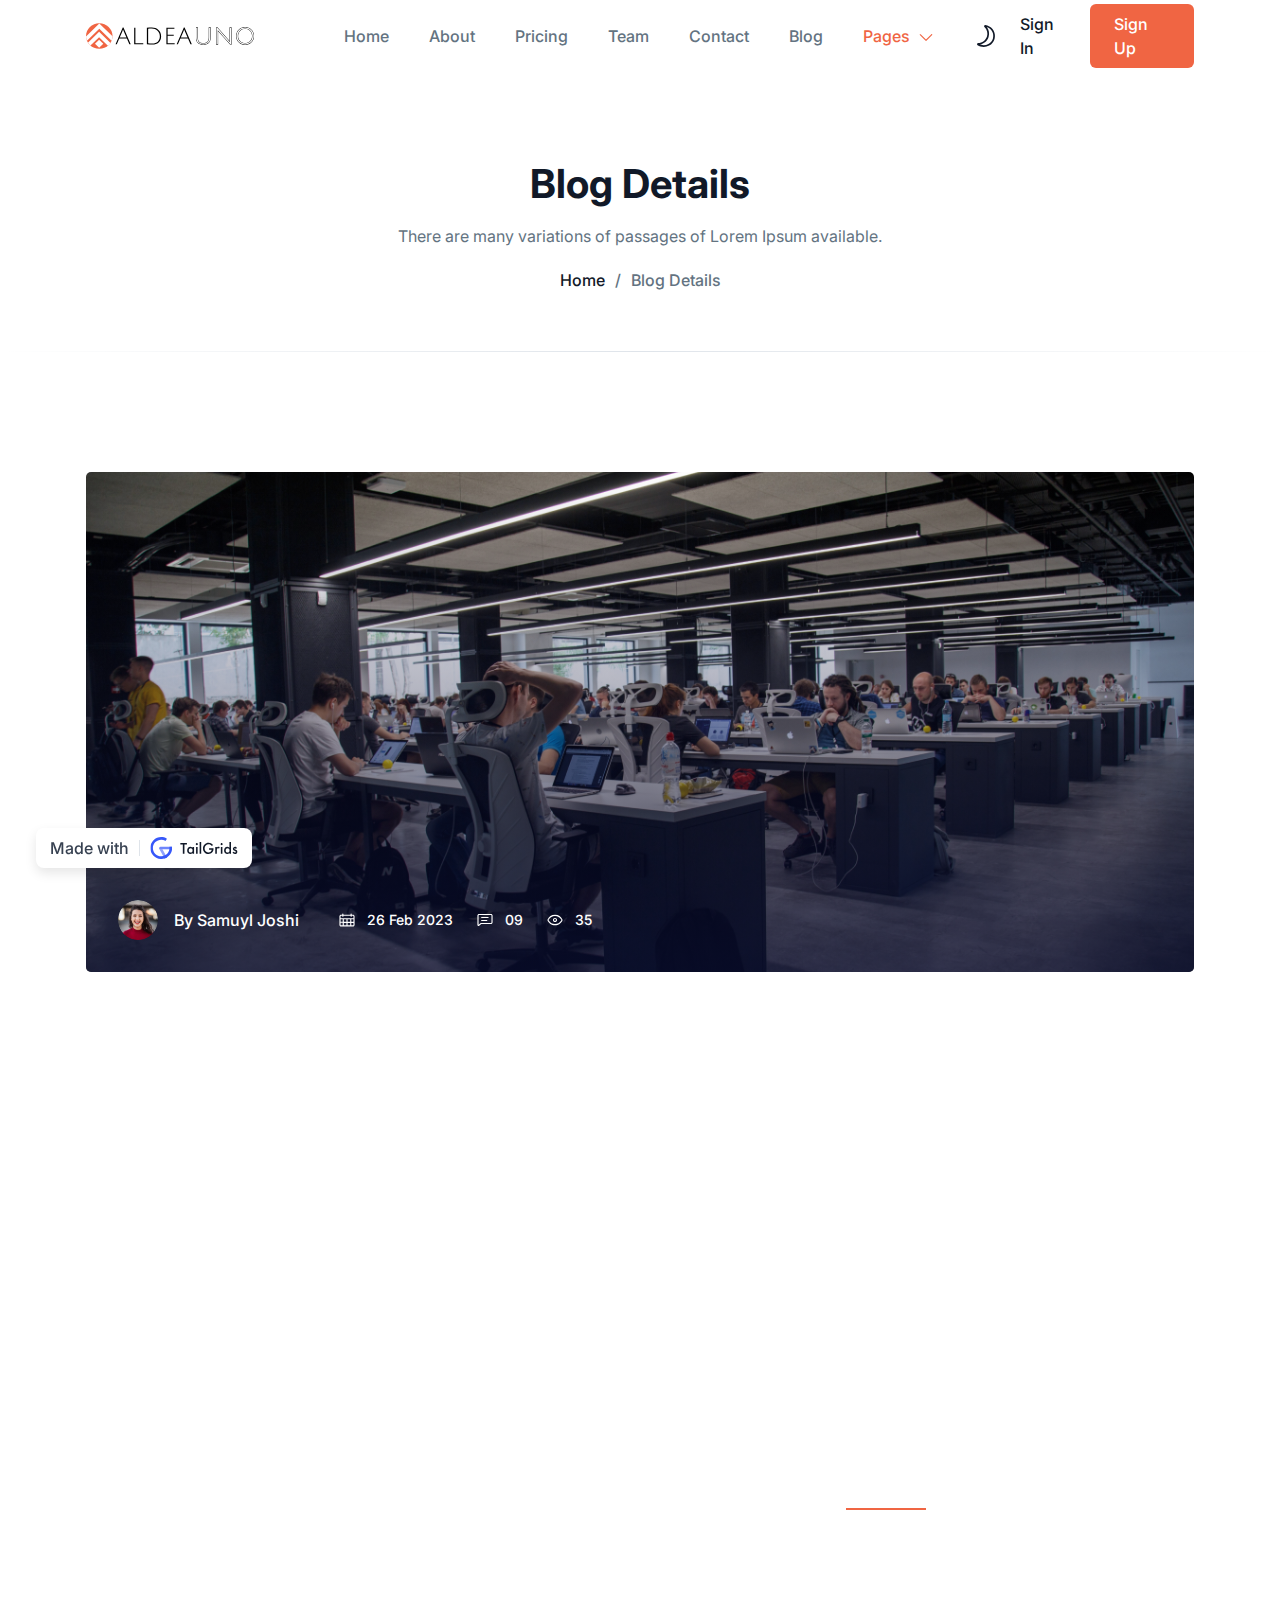
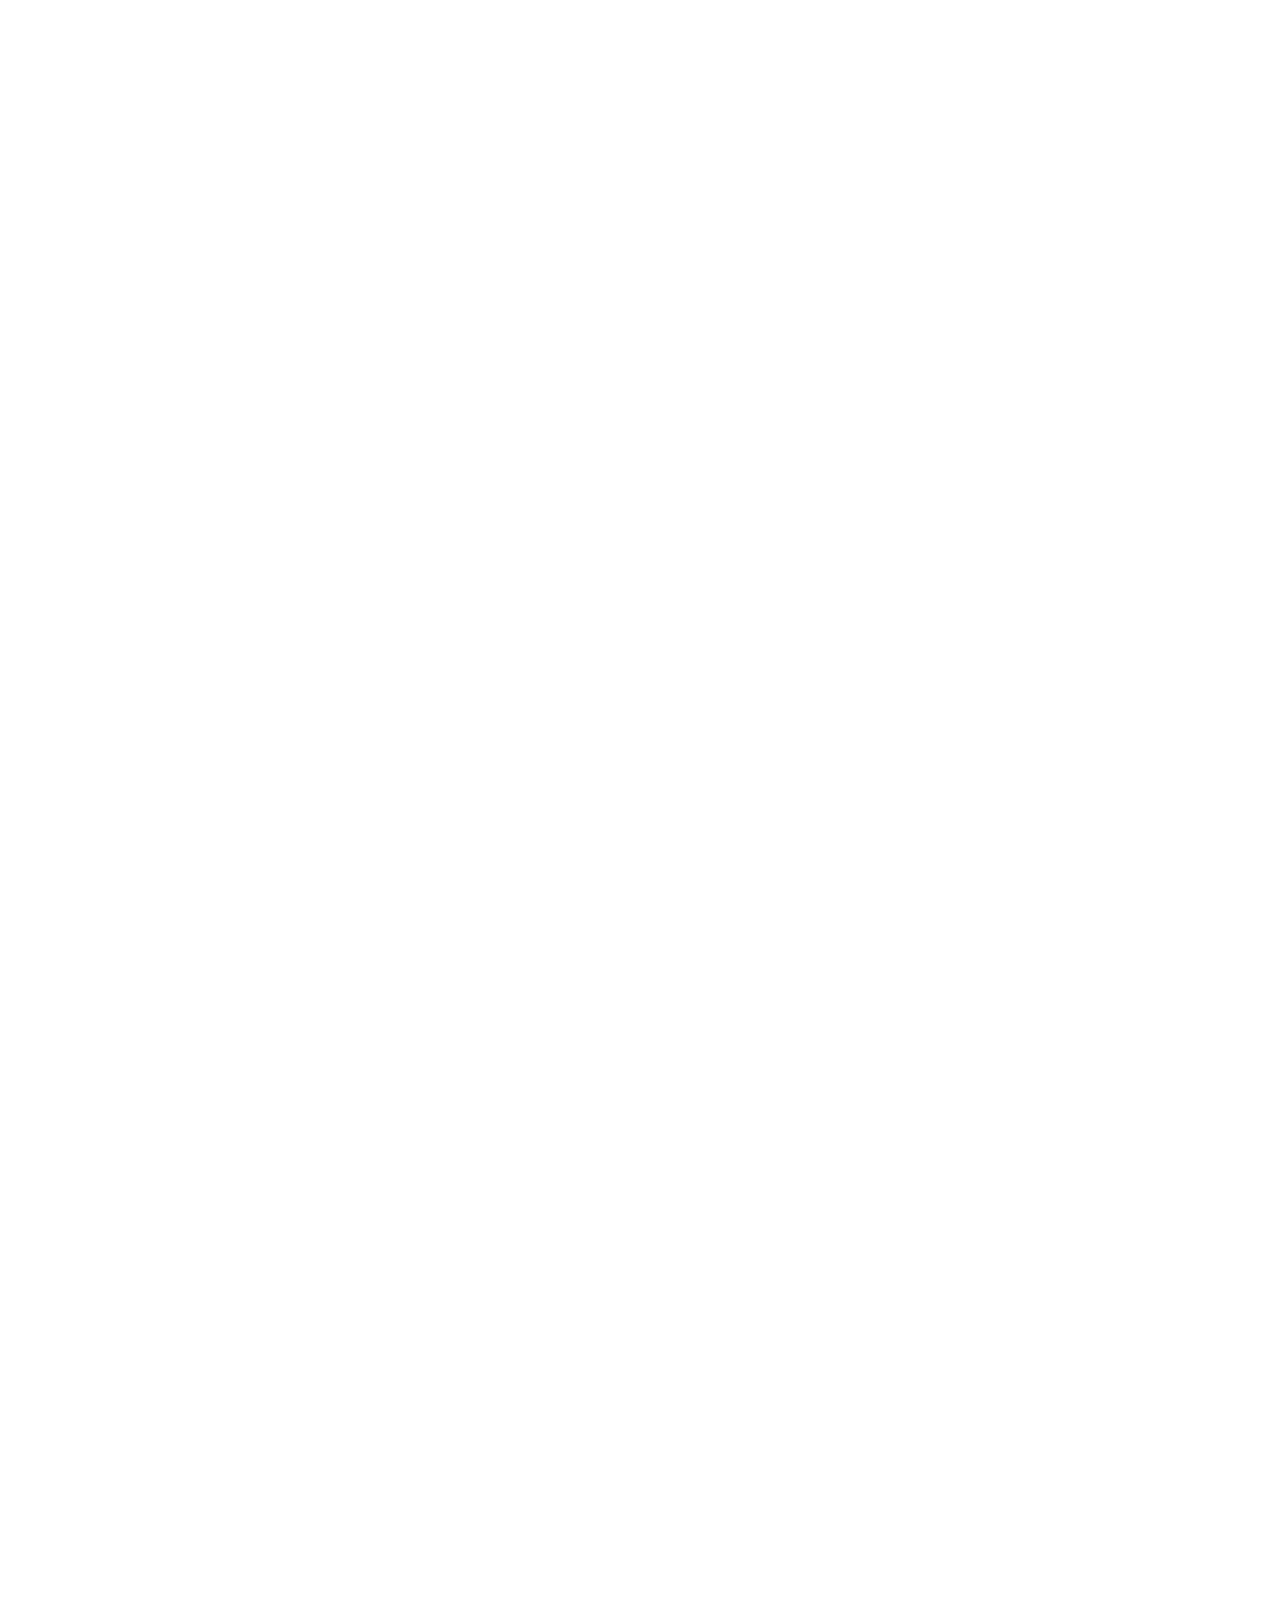
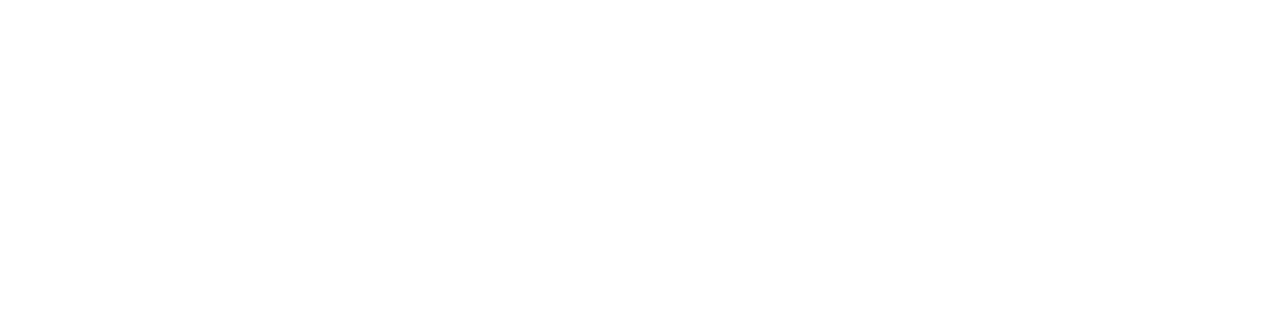
<file: blog-details.html>
<!doctype html>
<html lang="en">
  <head>
    <meta charset="UTF-8" />
    <meta http-equiv="X-UA-Compatible" content="IE=edge" />
    <meta name="viewport" content="width=device-width, initial-scale=1.0" />
    <title>Blog Details | Aldea Uno</title>
    <link
      rel="shortcut icon"
      href="assets/images/favicon.png"
      type="image/x-icon"
    />
    <link rel="stylesheet" href="assets/css/animate.css" />
    <link rel="stylesheet" href="assets/css/tailwind.css" />

    <!-- ==== WOW JS ==== -->
    <script src="assets/js/wow.min.js"></script>
    <script>
      new WOW().init();
    </script>
  </head>

  <body>
    <!-- ====== Navbar Section Start -->
    <div
      class="absolute top-0 left-0 z-40 flex items-center w-full bg-transparent ud-header"
    >
      <div class="container">
        <div class="relative flex items-center justify-between -mx-4">
          <div class="max-w-full px-4 w-60">
            <a href="index.html" class="block w-full py-5 navbar-logo">
              <img
                src="assets/images/logo/logo.svg"
                alt="logo"
                class="w-full dark:hidden"
              />
              <img
                src="assets/images/logo/logo-white.svg"
                alt="logo"
                class="hidden w-full dark:block"
              />
            </a>
          </div>
          <div class="flex items-center justify-between w-full px-4">
            <div>
              <button
                id="navbarToggler"
                class="absolute right-4 top-1/2 block -translate-y-1/2 rounded-lg px-3 py-[6px] ring-primary focus:ring-2 lg:hidden"
              >
                <span
                  class="relative my-[6px] block h-[2px] w-[30px] bg-dark dark:bg-white"
                ></span>
                <span
                  class="relative my-[6px] block h-[2px] w-[30px] bg-dark dark:bg-white"
                ></span>
                <span
                  class="relative my-[6px] block h-[2px] w-[30px] bg-dark dark:bg-white"
                ></span>
              </button>
              <nav
                id="navbarCollapse"
                class="absolute right-4 top-full hidden w-full max-w-[250px] rounded-lg bg-white py-5 shadow-lg dark:bg-dark-2 lg:static lg:block lg:w-full lg:max-w-full lg:bg-transparent lg:px-4 lg:py-0 lg:shadow-none dark:lg:bg-transparent xl:px-6"
              >
                <ul class="blcok lg:flex 2xl:ml-20">
                  <li class="relative group">
                    <a
                      href="#home"
                      class="flex py-2 mx-8 text-base font-medium ud-menu-scroll text-dark group-hover:text-primary dark:text-white lg:mr-0 lg:inline-flex lg:px-0 lg:py-6 lg:text-body-color dark:lg:text-dark-6"
                    >
                      Home
                    </a>
                  </li>
                  <li class="relative group">
                    <a
                      href="/#about"
                      class="flex py-2 mx-8 text-base font-medium ud-menu-scroll text-dark group-hover:text-primary dark:text-white lg:ml-7 lg:mr-0 lg:inline-flex lg:px-0 lg:py-6 lg:text-body-color dark:lg:text-dark-6 xl:ml-10"
                    >
                      About
                    </a>
                  </li>
                  <li class="relative group">
                    <a
                      href="/#pricing"
                      class="flex py-2 mx-8 text-base font-medium ud-menu-scroll text-dark group-hover:text-primary dark:text-white lg:ml-7 lg:mr-0 lg:inline-flex lg:px-0 lg:py-6 lg:text-body-color dark:lg:text-dark-6 xl:ml-10"
                    >
                      Pricing
                    </a>
                  </li>
                  <li class="relative group">
                    <a
                      href="/#team"
                      class="flex py-2 mx-8 text-base font-medium ud-menu-scroll text-dark group-hover:text-primary dark:text-white lg:ml-7 lg:mr-0 lg:inline-flex lg:px-0 lg:py-6 lg:text-body-color dark:lg:text-dark-6 xl:ml-10"
                    >
                      Team
                    </a>
                  </li>
                  <li class="relative group">
                    <a
                      href="/#contact"
                      class="flex py-2 mx-8 text-base font-medium ud-menu-scroll text-dark group-hover:text-primary dark:text-white lg:ml-7 lg:mr-0 lg:inline-flex lg:px-0 lg:py-6 lg:text-body-color dark:lg:text-dark-6 xl:ml-10"
                    >
                      Contact
                    </a>
                  </li>
                  <li class="relative group">
                    <a
                      href="blog-grids.html"
                      class="flex py-2 mx-8 text-base font-medium ud-menu-scroll text-dark group-hover:text-primary dark:text-white lg:ml-7 lg:mr-0 lg:inline-flex lg:px-0 lg:py-6 lg:text-body-color dark:lg:text-dark-6 xl:ml-10"
                    >
                      Blog
                    </a>
                  </li>
                  <li class="relative submenu-item group">
                    <a
                      href="javascript:void(0)"
                      class="relative flex items-center justify-between py-2 mx-8 text-base font-medium text-primary group-hover:text-primary lg:ml-8 lg:mr-0 lg:inline-flex lg:py-6 lg:pl-0 lg:pr-4 xl:ml-10"
                    >
                      Pages

                      <svg
                        class="ml-2 fill-current"
                        width="16"
                        height="20"
                        viewBox="0 0 16 20"
                        fill="none"
                        xmlns="http://www.w3.org/2000/svg"
                      >
                        <path
                          d="M7.99999 14.9C7.84999 14.9 7.72499 14.85 7.59999 14.75L1.84999 9.10005C1.62499 8.87505 1.62499 8.52505 1.84999 8.30005C2.07499 8.07505 2.42499 8.07505 2.64999 8.30005L7.99999 13.525L13.35 8.25005C13.575 8.02505 13.925 8.02505 14.15 8.25005C14.375 8.47505 14.375 8.82505 14.15 9.05005L8.39999 14.7C8.27499 14.825 8.14999 14.9 7.99999 14.9Z"
                        />
                      </svg>
                    </a>
                    <div
                      class="submenu relative left-0 top-full hidden w-[250px] rounded-sm bg-white p-4 transition-[top] duration-300 group-hover:opacity-100 dark:bg-dark-2 lg:invisible lg:absolute lg:top-[110%] lg:block lg:opacity-0 lg:shadow-lg lg:group-hover:visible lg:group-hover:top-full"
                    >
                      <a
                        href="about.html"
                        class="block rounded px-4 py-[10px] text-sm text-body-color hover:text-primary dark:text-dark-6 dark:hover:text-primary"
                      >
                        About Page
                      </a>
                      <a
                        href="pricing.html"
                        class="block rounded px-4 py-[10px] text-sm text-body-color hover:text-primary dark:text-dark-6 dark:hover:text-primary"
                      >
                        Pricing Page
                      </a>
                      <a
                        href="contact.html"
                        class="block rounded px-4 py-[10px] text-sm text-body-color hover:text-primary dark:text-dark-6 dark:hover:text-primary"
                      >
                        Contact Page
                      </a>
                      <a
                        href="blog-grids.html"
                        class="block rounded px-4 py-[10px] text-sm text-body-color hover:text-primary dark:text-dark-6 dark:hover:text-primary"
                      >
                        Blog Grid Page
                      </a>
                      <a
                        href="blog-details.html"
                        class="block rounded px-4 py-[10px] text-sm text-primary hover:text-primary dark:hover:text-primary"
                      >
                        Blog Details Page
                      </a>
                      <a
                        href="signup.html"
                        class="block rounded px-4 py-[10px] text-sm text-body-color hover:text-primary dark:text-dark-6 dark:hover:text-primary"
                      >
                        Sign Up Page
                      </a>
                      <a
                        href="signin.html"
                        class="block rounded px-4 py-[10px] text-sm text-body-color hover:text-primary dark:text-dark-6 dark:hover:text-primary"
                      >
                        Sign In Page
                      </a>
                      <a
                        href="404.html"
                        class="block rounded px-4 py-[10px] text-sm text-body-color hover:text-primary dark:text-dark-6 dark:hover:text-primary"
                      >
                        404 Page
                      </a>
                    </div>
                  </li>
                </ul>
              </nav>
            </div>
            <div class="flex items-center justify-end pr-16 lg:pr-0">
              <label
                for="themeSwitcher"
                class="inline-flex items-center cursor-pointer"
                aria-label="themeSwitcher"
                name="themeSwitcher"
              >
                <input
                  type="checkbox"
                  name="themeSwitcher"
                  id="themeSwitcher"
                  class="sr-only"
                />
                <span class="block text-dark dark:hidden dark:text-white">
                  <svg
                    class="fill-current"
                    width="24"
                    height="24"
                    viewBox="0 0 24 24"
                    fill="none"
                    xmlns="http://www.w3.org/2000/svg"
                  >
                    <path
                      d="M13.3125 1.50001C12.675 1.31251 12.0375 1.16251 11.3625 1.05001C10.875 0.975006 10.35 1.23751 10.1625 1.68751C9.93751 2.13751 10.05 2.70001 10.425 3.00001C13.0875 5.47501 14.0625 9.11251 12.975 12.525C11.775 16.3125 8.25001 18.975 4.16251 19.0875C3.63751 19.0875 3.22501 19.425 3.07501 19.9125C2.92501 20.4 3.15001 20.925 3.56251 21.1875C4.50001 21.75 5.43751 22.2 6.37501 22.5C7.46251 22.8375 8.58751 22.9875 9.71251 22.9875C11.625 22.9875 13.5 22.5 15.1875 21.5625C17.85 20.1 19.725 17.7375 20.55 14.8875C22.1625 9.26251 18.975 3.37501 13.3125 1.50001ZM18.9375 14.4C18.2625 16.8375 16.6125 18.825 14.4 20.0625C12.075 21.3375 9.41251 21.6 6.90001 20.85C6.63751 20.775 6.33751 20.6625 6.07501 20.55C10.05 19.7625 13.35 16.9125 14.5875 13.0125C15.675 9.56251 15 5.92501 12.7875 3.07501C17.5875 4.68751 20.2875 9.67501 18.9375 14.4Z"
                    />
                  </svg>
                </span>
                <span class="hidden text-dark dark:block dark:text-white">
                  <svg
                    class="fill-current"
                    width="24"
                    height="24"
                    viewBox="0 0 24 24"
                    fill="none"
                    xmlns="http://www.w3.org/2000/svg"
                  >
                    <g clip-path="url(#clip0_2172_3070)">
                      <path
                        d="M12 6.89999C9.18752 6.89999 6.90002 9.18749 6.90002 12C6.90002 14.8125 9.18752 17.1 12 17.1C14.8125 17.1 17.1 14.8125 17.1 12C17.1 9.18749 14.8125 6.89999 12 6.89999ZM12 15.4125C10.125 15.4125 8.58752 13.875 8.58752 12C8.58752 10.125 10.125 8.58749 12 8.58749C13.875 8.58749 15.4125 10.125 15.4125 12C15.4125 13.875 13.875 15.4125 12 15.4125Z"
                      />
                      <path
                        d="M12 4.2375C12.45 4.2375 12.8625 3.8625 12.8625 3.375V1.5C12.8625 1.05 12.4875 0.637497 12 0.637497C11.55 0.637497 11.1375 1.0125 11.1375 1.5V3.4125C11.175 3.8625 11.55 4.2375 12 4.2375Z"
                      />
                      <path
                        d="M12 19.7625C11.55 19.7625 11.1375 20.1375 11.1375 20.625V22.5C11.1375 22.95 11.5125 23.3625 12 23.3625C12.45 23.3625 12.8625 22.9875 12.8625 22.5V20.5875C12.8625 20.1375 12.45 19.7625 12 19.7625Z"
                      />
                      <path
                        d="M18.1125 6.74999C18.3375 6.74999 18.5625 6.67499 18.7125 6.48749L19.9125 5.28749C20.25 4.94999 20.25 4.42499 19.9125 4.08749C19.575 3.74999 19.05 3.74999 18.7125 4.08749L17.5125 5.28749C17.175 5.62499 17.175 6.14999 17.5125 6.48749C17.6625 6.67499 17.8875 6.74999 18.1125 6.74999Z"
                      />
                      <path
                        d="M5.32501 17.5125L4.12501 18.675C3.78751 19.0125 3.78751 19.5375 4.12501 19.875C4.27501 20.025 4.50001 20.1375 4.72501 20.1375C4.95001 20.1375 5.17501 20.0625 5.32501 19.875L6.52501 18.675C6.86251 18.3375 6.86251 17.8125 6.52501 17.475C6.18751 17.175 5.62501 17.175 5.32501 17.5125Z"
                      />
                      <path
                        d="M22.5 11.175H20.5875C20.1375 11.175 19.725 11.55 19.725 12.0375C19.725 12.4875 20.1 12.9 20.5875 12.9H22.5C22.95 12.9 23.3625 12.525 23.3625 12.0375C23.3625 11.55 22.95 11.175 22.5 11.175Z"
                      />
                      <path
                        d="M4.23751 12C4.23751 11.55 3.86251 11.1375 3.37501 11.1375H1.50001C1.05001 11.1375 0.637512 11.5125 0.637512 12C0.637512 12.45 1.01251 12.8625 1.50001 12.8625H3.41251C3.86251 12.8625 4.23751 12.45 4.23751 12Z"
                      />
                      <path
                        d="M18.675 17.5125C18.3375 17.175 17.8125 17.175 17.475 17.5125C17.1375 17.85 17.1375 18.375 17.475 18.7125L18.675 19.9125C18.825 20.0625 19.05 20.175 19.275 20.175C19.5 20.175 19.725 20.1 19.875 19.9125C20.2125 19.575 20.2125 19.05 19.875 18.7125L18.675 17.5125Z"
                      />
                      <path
                        d="M5.32501 4.125C4.98751 3.7875 4.46251 3.7875 4.12501 4.125C3.78751 4.4625 3.78751 4.9875 4.12501 5.325L5.32501 6.525C5.47501 6.675 5.70001 6.7875 5.92501 6.7875C6.15001 6.7875 6.37501 6.7125 6.52501 6.525C6.86251 6.1875 6.86251 5.6625 6.52501 5.325L5.32501 4.125Z"
                      />
                    </g>
                    <defs>
                      <clipPath id="clip0_2172_3070">
                        <rect width="24" height="24" fill="white" />
                      </clipPath>
                    </defs>
                  </svg>
                </span>
              </label>
              <div class="hidden sm:flex">
                <a
                  href="signin.html"
                  class="loginBtn px-[22px] py-2 text-base font-medium text-dark hover:opacity-70 dark:text-white"
                >
                  Sign In
                </a>
                <a
                  href="signup.html"
                  class="px-6 py-2 text-base font-medium text-white duration-300 ease-in-out rounded-md signUpBtn bg-primary hover:bg-blue-dark"
                >
                  Sign Up
                </a>
              </div>
            </div>
          </div>
        </div>
      </div>
    </div>
    <!-- ====== Navbar Section End -->

    <!-- ====== Banner Section Start -->
    <div
      class="relative z-10 overflow-hidden pb-[60px] pt-[120px] dark:bg-dark md:pt-[130px] lg:pt-[160px]"
    >
      <div
        class="absolute bottom-0 left-0 w-full h-px bg-gradient-to-r from-stroke/0 via-stroke to-stroke/0 dark:via-dark-3"
      ></div>
      <div class="container">
        <div class="flex flex-wrap items-center -mx-4">
          <div class="w-full px-4">
            <div class="text-center">
              <h1
                class="mb-4 text-3xl font-bold text-dark dark:text-white sm:text-4xl md:text-[40px] md:leading-[1.2]"
              >
                Blog Details
              </h1>
              <p class="mb-5 text-base text-body-color dark:text-dark-6">
                There are many variations of passages of Lorem Ipsum available.
              </p>

              <ul class="flex items-center justify-center gap-[10px]">
                <li>
                  <a
                    href="index.html"
                    class="flex items-center gap-[10px] text-base font-medium text-dark dark:text-white"
                  >
                    Home
                  </a>
                </li>
                <li>
                  <a
                    href="javascript:void(0)"
                    class="flex items-center gap-[10px] text-base font-medium text-body-color"
                  >
                    <span class="text-body-color dark:text-dark-6"> / </span>
                    Blog Details
                  </a>
                </li>
              </ul>
            </div>
          </div>
        </div>
      </div>
    </div>
    <!-- ====== Banner Section End -->

    <!-- ====== Blog Details Section Start -->
    <section class="pb-10 pt-20 dark:bg-dark lg:pb-20 lg:pt-[120px]">
      <div class="container">
        <div class="flex flex-wrap justify-center -mx-4">
          <div class="w-full px-4">
            <div
              class="wow fadeInUp relative z-20 mb-[50px] h-[300px] overflow-hidden rounded-[5px] md:h-[400px] lg:h-[500px]"
              data-wow-delay=".1s
              "
            >
              <img
                src="assets/images/blog/blog-details-01.jpg"
                alt="image"
                class="object-cover object-center w-full h-full"
              />
              <div
                class="absolute top-0 left-0 z-10 flex items-end w-full h-full bg-gradient-to-t from-dark-700 to-transparent"
              >
                <div class="flex flex-wrap items-center p-4 pb-4 sm:px-8">
                  <div class="flex items-center mb-4 mr-5 md:mr-10">
                    <div class="w-10 h-10 mr-4 overflow-hidden rounded-full">
                      <img
                        src="assets/images/blog/author-01.png"
                        alt="image"
                        class="w-full"
                      />
                    </div>
                    <p class="text-base font-medium text-white">
                      By
                      <a
                        href="javascript:void(0)"
                        class="text-white hover:opacity-70"
                      >
                        Samuyl Joshi
                      </a>
                    </p>
                  </div>
                  <div class="flex items-center mb-4">
                    <p
                      class="flex items-center mr-5 text-sm font-medium text-white md:mr-6"
                    >
                      <span class="mr-3">
                        <svg
                          width="16"
                          height="16"
                          viewBox="0 0 16 16"
                          fill="none"
                          xmlns="http://www.w3.org/2000/svg"
                          class="fill-current"
                        >
                          <path
                            d="M13.9998 2.6499H12.6998V2.0999C12.6998 1.7999 12.4498 1.5249 12.1248 1.5249C11.7998 1.5249 11.5498 1.7749 11.5498 2.0999V2.6499H4.4248V2.0999C4.4248 1.7999 4.1748 1.5249 3.8498 1.5249C3.5248 1.5249 3.2748 1.7749 3.2748 2.0999V2.6499H1.9998C1.1498 2.6499 0.424805 3.3499 0.424805 4.2249V12.9249C0.424805 13.7749 1.1248 14.4999 1.9998 14.4999H13.9998C14.8498 14.4999 15.5748 13.7999 15.5748 12.9249V4.1999C15.5748 3.3499 14.8498 2.6499 13.9998 2.6499ZM1.5748 7.2999H3.6998V9.7749H1.5748V7.2999ZM4.8248 7.2999H7.4498V9.7749H4.8248V7.2999ZM7.4498 10.8999V13.3499H4.8248V10.8999H7.4498V10.8999ZM8.5748 10.8999H11.1998V13.3499H8.5748V10.8999ZM8.5748 9.7749V7.2999H11.1998V9.7749H8.5748ZM12.2998 7.2999H14.4248V9.7749H12.2998V7.2999ZM1.9998 3.7749H3.2998V4.2999C3.2998 4.5999 3.5498 4.8749 3.8748 4.8749C4.1998 4.8749 4.4498 4.6249 4.4498 4.2999V3.7749H11.5998V4.2999C11.5998 4.5999 11.8498 4.8749 12.1748 4.8749C12.4998 4.8749 12.7498 4.6249 12.7498 4.2999V3.7749H13.9998C14.2498 3.7749 14.4498 3.9749 14.4498 4.2249V6.1749H1.5748V4.2249C1.5748 3.9749 1.7498 3.7749 1.9998 3.7749ZM1.5748 12.8999V10.8749H3.6998V13.3249H1.9998C1.7498 13.3499 1.5748 13.1499 1.5748 12.8999ZM13.9998 13.3499H12.2998V10.8999H14.4248V12.9249C14.4498 13.1499 14.2498 13.3499 13.9998 13.3499Z"
                          />
                        </svg>
                      </span>
                      26 Feb 2023
                    </p>

                    <p
                      class="flex items-center mr-5 text-sm font-medium text-white md:mr-6"
                    >
                      <span class="mr-3">
                        <svg
                          width="16"
                          height="16"
                          viewBox="0 0 16 16"
                          fill="none"
                          xmlns="http://www.w3.org/2000/svg"
                          class="fill-current"
                        >
                          <path
                            d="M11.1002 4.875H4.6502C4.3502 4.875 4.0752 5.125 4.0752 5.45C4.0752 5.775 4.3252 6.025 4.6502 6.025H11.1252C11.4252 6.025 11.7002 5.775 11.7002 5.45C11.7002 5.125 11.4252 4.875 11.1002 4.875Z"
                          />
                          <path
                            d="M9.8002 7.92505H4.6502C4.3502 7.92505 4.0752 8.17505 4.0752 8.50005C4.0752 8.82505 4.3252 9.07505 4.6502 9.07505H9.8002C10.1002 9.07505 10.3752 8.82505 10.3752 8.50005C10.3752 8.17505 10.1002 7.92505 9.8002 7.92505Z"
                          />
                          <path
                            d="M13.9998 1.9751H1.9998C1.1498 1.9751 0.424805 2.6751 0.424805 3.5501V12.9751C0.424805 13.3751 0.649805 13.7501 1.0248 13.9251C1.1748 14.0001 1.3248 14.0251 1.4748 14.0251C1.7248 14.0251 1.9498 13.9501 2.1498 13.7751L4.2748 12.0251H13.9998C14.8498 12.0251 15.5748 11.3251 15.5748 10.4501V3.5501C15.5748 2.6751 14.8498 1.9751 13.9998 1.9751ZM14.4498 10.4501C14.4498 10.7001 14.2498 10.9001 13.9998 10.9001H4.0748C3.9498 10.9001 3.8248 10.9501 3.7248 11.0251L1.5748 12.8001V3.5501C1.5748 3.3001 1.7748 3.1001 2.0248 3.1001H14.0248C14.2748 3.1001 14.4748 3.3001 14.4748 3.5501V10.4501H14.4498Z"
                          />
                        </svg>
                      </span>
                      09
                    </p>
                    <p class="flex items-center text-sm font-medium text-white">
                      <span class="mr-3">
                        <svg
                          width="16"
                          height="16"
                          viewBox="0 0 16 16"
                          fill="none"
                          xmlns="http://www.w3.org/2000/svg"
                          class="fill-current"
                        >
                          <path
                            d="M7.9998 5.92505C6.8498 5.92505 5.9248 6.85005 5.9248 8.00005C5.9248 9.15005 6.8498 10.075 7.9998 10.075C9.1498 10.075 10.0748 9.15005 10.0748 8.00005C10.0748 6.85005 9.1498 5.92505 7.9998 5.92505ZM7.9998 8.95005C7.4748 8.95005 7.0498 8.52505 7.0498 8.00005C7.0498 7.47505 7.4748 7.05005 7.9998 7.05005C8.5248 7.05005 8.9498 7.47505 8.9498 8.00005C8.9498 8.52505 8.5248 8.95005 7.9998 8.95005Z"
                          />
                          <path
                            d="M15.3 7.1251C13.875 5.0001 11.9 2.8501 8 2.8501C4.1 2.8501 2.125 5.0001 0.7 7.1251C0.35 7.6501 0.35 8.3501 0.7 8.8751C2.125 10.9751 4.1 13.1501 8 13.1501C11.9 13.1501 13.875 10.9751 15.3 8.8751C15.65 8.3251 15.65 7.6501 15.3 7.1251ZM14.375 8.2501C12.55 10.9251 10.725 12.0251 8 12.0251C5.275 12.0251 3.45 10.9251 1.625 8.2501C1.525 8.1001 1.525 7.9001 1.625 7.7501C3.45 5.0751 5.275 3.9751 8 3.9751C10.725 3.9751 12.55 5.0751 14.375 7.7501C14.45 7.9001 14.45 8.1001 14.375 8.2501Z"
                          />
                        </svg>
                      </span>
                      35
                    </p>
                  </div>
                </div>
              </div>
            </div>
            <div class="flex flex-wrap -mx-4">
              <div class="w-full px-4 lg:w-8/12">
                <div>
                  <h2
                    class="wow fadeInUp mb-8 text-2xl font-bold text-dark dark:text-white sm:text-3xl md:text-[35px] md:leading-[1.28]"
                    data-wow-delay=".1s
                    "
                  >
                    Facing a challenge is kind of a turn-on for an easy rider
                  </h2>
                  <p
                    class="mb-6 text-base wow fadeInUp text-body-color dark:text-dark-6"
                    data-wow-delay=".1s"
                  >
                    There's a time and place for everything… including asking
                    for reviews. For instance: you should not asking for a
                    review on your checkout page. The sole purpose of this page
                    is to guide your customer to complete their purchase, and
                    this means that the page should be as minimalist and
                    pared-down possible. You don't want to have any unnecessary
                    elements or Call To Actions.
                  </p>
                  <p
                    class="mb-8 text-base wow fadeInUp text-body-color dark:text-dark-6"
                    data-wow-delay=".1s"
                  >
                    There's a time and place for everything… including asking
                    for reviews. For instance: you should not asking for a
                    review on your checkout page. The sole purpose of this page
                    is to guide your customer to complete their purchase, and
                    this means that the page should be as minimalist and
                    pared-down possible. You don't want to have any unnecessary
                    elements or Call To Actions.
                  </p>
                  <h3
                    class="wow fadeInUp mb-6 text-2xl font-bold text-dark dark:text-white sm:text-[28px] sm:leading-[40px]"
                    data-wow-delay=".1s"
                  >
                    Sea no quidam vulputate
                  </h3>
                  <p
                    class="mb-10 text-base wow fadeInUp text-body-color dark:text-dark-6"
                    data-wow-delay=".1s"
                  >
                    At quo cetero fastidii. Usu ex ornatus corpora sententiae,
                    vocibus deleniti ut nec. Ut enim eripuit eligendi est, in
                    iracundia signiferumque quo. Sed virtute suavitate
                    suscipiantur ea, dolor this can eloquentiam ei pro. Suas
                    adversarium interpretaris eu sit, eum viris impedit ne.
                    Erant appareat corrumpit ei vel.
                  </p>
                  <div
                    class="wow fadeInUp relative z-10 mb-10 overflow-hidden rounded-[5px] bg-primary/5 px-6 py-8 text-center sm:p-10 md:px-[60px]"
                    data-wow-delay=".1s
                    "
                  >
                    <div class="mx-auto max-w-[530px]">
                      <span class="mb-[14px] flex justify-center text-primary">
                        <svg
                          width="46"
                          height="46"
                          viewBox="0 0 46 46"
                          fill="none"
                          xmlns="http://www.w3.org/2000/svg"
                          class="fill-current"
                        >
                          <path
                            d="M13.7995 35.5781C12.937 35.5781 12.1464 35.075 11.8589 34.2844L9.48702 28.5344C6.82765 28.1031 4.45577 26.7375 2.9464 24.6531C1.36515 22.5687 0.862021 19.9812 1.5089 17.4656C2.51515 13.3687 6.75577 10.2781 11.4276 10.35C14.7339 10.4219 17.4651 11.7875 19.262 14.2312C20.987 16.675 21.4183 19.9812 20.412 23C19.4776 25.7312 18.2558 28.4625 17.1058 31.1219C16.6745 32.2 16.1714 33.2781 15.7401 34.2844C15.4526 35.075 14.662 35.5781 13.7995 35.5781ZM11.2839 13.5844C8.1214 13.5844 5.2464 15.5969 4.59952 18.2562C4.24015 19.8375 4.52765 21.4187 5.5339 22.7125C6.6839 24.2937 8.62452 25.3 10.7089 25.4437L11.7151 25.5156L13.7995 30.5469C13.8714 30.3312 14.0151 30.0437 14.087 29.8281C15.237 27.2406 16.387 24.5812 17.2495 21.9219C17.9683 19.9094 17.6808 17.6812 16.5308 16.1C15.3808 14.5187 13.5839 13.6562 11.3558 13.5844C11.3558 13.5844 11.3558 13.5844 11.2839 13.5844Z"
                          />
                          <path
                            d="M37.5905 35.65C36.728 35.65 35.9374 35.1469 35.6499 34.3563L33.278 28.6063C30.6187 28.175 28.2468 26.8094 26.7374 24.725C25.1562 22.6406 24.653 20.0531 25.2999 17.5375C26.3062 13.4406 30.5468 10.35 35.2187 10.4219C38.5249 10.4938 41.2562 11.8594 42.9812 14.3031C44.7062 16.7469 45.1374 20.0531 44.1312 23.0719C43.1968 25.8031 41.9749 28.5344 40.8249 31.1938C40.3937 32.2719 39.8905 33.35 39.4593 34.3563C39.2437 35.1469 38.453 35.65 37.5905 35.65ZM35.0749 13.5844C31.9124 13.5844 29.0374 15.5969 28.3905 18.2563C28.0312 19.8375 28.3187 21.4188 29.3249 22.7844C30.4749 24.3656 32.4155 25.3719 34.4999 25.5156L35.5062 25.5875L37.5905 30.6188C37.6624 30.4031 37.8062 30.1156 37.878 29.9C39.028 27.3125 40.178 24.6531 41.0405 21.9938C41.7593 19.9813 41.4718 17.7531 40.3218 16.1C39.1718 14.5188 37.3749 13.6563 35.1468 13.5844C35.1468 13.5844 35.1468 13.5844 35.0749 13.5844Z"
                          />
                        </svg>
                      </span>
                      <p
                        class="mb-[18px] text-base italic leading-[28px] text-dark dark:text-white"
                      >
                        A spring of truth shall flow from it: like a new star it
                        shall scatter the darkness of ignorance, and cause a
                        light heretofore unknown to shine amongst men.
                      </p>
                      <span
                        class="text-xs italic text-body-color dark:text-dark-6"
                      >
                        “Andrio Domeco”
                      </span>
                    </div>
                    <div>
                      <span class="absolute top-0 left-0">
                        <svg
                          width="103"
                          height="109"
                          viewBox="0 0 103 109"
                          fill="none"
                          xmlns="http://www.w3.org/2000/svg"
                        >
                          <ellipse
                            cx="0.483916"
                            cy="3.5"
                            rx="102.075"
                            ry="105.5"
                            transform="rotate(180 0.483916 3.5)"
                            fill="url(#paint0_linear_2014_9016)"
                          />
                          <defs>
                            <linearGradient
                              id="paint0_linear_2014_9016"
                              x1="-101.591"
                              y1="-50.4346"
                              x2="49.1618"
                              y2="-49.6518"
                              gradientUnits="userSpaceOnUse"
                            >
                              <stop stop-color="#3056D3" stop-opacity="0.15" />
                              <stop
                                offset="1"
                                stop-color="white"
                                stop-opacity="0"
                              />
                            </linearGradient>
                          </defs>
                        </svg>
                      </span>
                      <span class="absolute bottom-0 right-0">
                        <svg
                          width="102"
                          height="106"
                          viewBox="0 0 102 106"
                          fill="none"
                          xmlns="http://www.w3.org/2000/svg"
                        >
                          <ellipse
                            cx="102.484"
                            cy="105.5"
                            rx="102.075"
                            ry="105.5"
                            fill="url(#paint0_linear_2014_9017)"
                          />
                          <defs>
                            <linearGradient
                              id="paint0_linear_2014_9017"
                              x1="0.409163"
                              y1="51.5654"
                              x2="151.162"
                              y2="52.3482"
                              gradientUnits="userSpaceOnUse"
                            >
                              <stop stop-color="#3056D3" stop-opacity="0.15" />
                              <stop
                                offset="1"
                                stop-color="white"
                                stop-opacity="0"
                              />
                            </linearGradient>
                          </defs>
                        </svg>
                      </span>
                    </div>
                  </div>

                  <h3
                    class="wow fadeInUp mb-6 text-2xl font-semibold text-dark dark:text-white sm:text-[28px] sm:leading-[40px]"
                    data-wow-delay=".1s"
                  >
                    What is it with your ideas?
                  </h3>

                  <p
                    class="mb-6 text-base wow fadeInUp text-body-color dark:text-dark-6"
                    data-wow-delay=".1s"
                  >
                    At quo cetero fastidii. Usu ex ornatus corpora sententiae,
                    vocibus deleniti ut nec. Ut enim eripuit eligendi est, in
                    iracundia signiferumque quo. Sed virtute suavitate
                    suscipiantur ea, dolor this can eloquentiam ei pro. Suas
                    adversarium interpretaris eu sit, eum viris impedit ne.
                    Erant appareat corrumpit ei vel.
                  </p>
                  <p
                    class="mb-10 text-base wow fadeInUp text-body-color dark:text-dark-6"
                    data-wow-delay=".1s"
                  >
                    At quo cetero fastidii. Usu ex ornatus corpora sententiae,
                    vocibus deleniti ut nec. Ut enim eripuit eligendi est, in
                    iracundia signiferumque quo. Sed virtute suavitate
                    suscipiantur ea, dolor this can eloquentiam ei pro. Suas
                    adversarium interpretaris eu sit, eum viris impedit ne.
                    Erant appareat corrumpit ei vel.
                  </p>

                  <div class="flex flex-wrap items-center mb-12 -mx-4">
                    <div class="w-full px-4 md:w-1/2">
                      <div
                        class="flex flex-wrap items-center gap-3 mb-8 wow fadeInUp md:mb-0"
                        data-wow-delay=".1s"
                      >
                        <a
                          href="javascript:void(0)"
                          class="block rounded-md bg-primary/[0.08] px-[14px] py-[5px] text-base text-dark hover:bg-primary hover:text-white dark:text-white"
                        >
                          Design
                        </a>
                        <a
                          href="javascript:void(0)"
                          class="block rounded-md bg-primary/[0.08] px-[14px] py-[5px] text-base text-dark hover:bg-primary hover:text-white dark:text-white"
                        >
                          Development
                        </a>
                        <a
                          href="javascript:void(0)"
                          class="block rounded-md bg-primary/[0.08] px-[14px] py-[5px] text-base text-dark hover:bg-primary hover:text-white dark:text-white"
                        >
                          Info
                        </a>
                      </div>
                    </div>
                    <div class="w-full px-4 md:w-1/2">
                      <div
                        class="flex items-center wow fadeInUp md:justify-end"
                        data-wow-delay=".1s"
                      >
                        <span
                          class="mr-5 text-sm font-medium text-body-color dark:text-dark-6"
                        >
                          Share This Post
                        </span>
                        <div class="flex items-center gap-[10px]">
                          <a href="javascript:void(0)">
                            <svg
                              width="32"
                              height="32"
                              viewBox="0 0 32 32"
                              fill="none"
                              xmlns="http://www.w3.org/2000/svg"
                            >
                              <path
                                d="M16 32C24.8366 32 32 24.8366 32 16C32 7.16344 24.8366 0 16 0C7.16344 0 0 7.16344 0 16C0 24.8366 7.16344 32 16 32Z"
                                fill="#1877F2"
                              />
                              <path
                                d="M17 15.5399V12.7518C17 11.6726 17.8954 10.7976 19 10.7976H21V7.86631L18.285 7.67682C15.9695 7.51522 14 9.30709 14 11.5753V15.5399H11V18.4712H14V24.3334H17V18.4712H20L21 15.5399H17Z"
                                fill="white"
                              />
                            </svg>
                          </a>
                          <a href="javascript:void(0)">
                            <svg
                              width="32"
                              height="32"
                              viewBox="0 0 32 32"
                              fill="none"
                              xmlns="http://www.w3.org/2000/svg"
                            >
                              <path
                                d="M16 32C24.8366 32 32 24.8366 32 16C32 7.16344 24.8366 0 16 0C7.16344 0 0 7.16344 0 16C0 24.8366 7.16344 32 16 32Z"
                                fill="#55ACEE"
                              />
                              <path
                                d="M24.2945 11.375C24.4059 11.2451 24.2607 11.0755 24.0958 11.1362C23.728 11.2719 23.3918 11.3614 22.8947 11.4166C23.5062 11.0761 23.7906 10.5895 24.0219 9.99339C24.0777 9.84961 23.9094 9.71915 23.7645 9.78783C23.1759 10.0669 22.5408 10.274 21.873 10.3963C21.2129 9.7421 20.272 9.33331 19.2312 9.33331C17.2325 9.33331 15.6117 10.8406 15.6117 12.6993C15.6117 12.9632 15.6441 13.2202 15.7051 13.4663C12.832 13.3324 10.2702 12.1034 8.49031 10.2188C8.36832 10.0897 8.14696 10.1068 8.071 10.2643C7.86837 10.6846 7.7554 11.1509 7.7554 11.6418C7.7554 12.8093 8.39417 13.8395 9.36518 14.4431C8.92981 14.4301 8.51344 14.3452 8.12974 14.2013C7.94292 14.1312 7.72877 14.2543 7.75387 14.4427C7.94657 15.8893 9.11775 17.0827 10.6295 17.3647C10.3259 17.442 10.0061 17.483 9.67537 17.483C9.59517 17.483 9.51567 17.4805 9.43688 17.4756C9.23641 17.4632 9.07347 17.6426 9.15942 17.8141C9.72652 18.946 10.951 19.7361 12.376 19.7607C11.1374 20.6637 9.57687 21.2017 7.88109 21.2017C7.672 21.2017 7.5823 21.4706 7.7678 21.5617C9.20049 22.266 10.832 22.6666 12.5656 22.6666C19.2231 22.6666 22.8631 17.5377 22.8631 13.0896C22.8631 12.944 22.8594 12.7984 22.8528 12.6542C23.3932 12.2911 23.8789 11.8595 24.2945 11.375Z"
                                fill="white"
                              />
                            </svg>
                          </a>
                          <a href="javascript:void(0)">
                            <svg
                              width="32"
                              height="32"
                              viewBox="0 0 32 32"
                              fill="none"
                              xmlns="http://www.w3.org/2000/svg"
                            >
                              <path
                                d="M16 32C24.8366 32 32 24.8366 32 16C32 7.16344 24.8366 0 16 0C7.16344 0 0 7.16344 0 16C0 24.8366 7.16344 32 16 32Z"
                                fill="#007AB9"
                              />
                              <path
                                d="M11.7836 10.1666C11.7833 10.8452 11.3716 11.4559 10.7426 11.7106C10.1137 11.9654 9.39306 11.8134 8.92059 11.3263C8.44811 10.8392 8.31813 10.1143 8.59192 9.49341C8.86572 8.87251 9.48862 8.4796 10.1669 8.49996C11.0678 8.527 11.784 9.26533 11.7836 10.1666ZM11.8336 13.0666H8.50024V23.4999H11.8336V13.0666ZM17.1003 13.0666H13.7836V23.4999H17.0669V18.0249C17.0669 14.9749 21.0419 14.6916 21.0419 18.0249V23.4999H24.3336V16.8916C24.3336 11.75 18.4503 11.9416 17.0669 14.4666L17.1003 13.0666Z"
                                fill="white"
                              />
                            </svg>
                          </a>
                        </div>
                      </div>
                    </div>
                  </div>
                </div>
              </div>
              <div class="w-full px-4 lg:w-4/12">
                <div>
                  <div
                    class="wow fadeInUp relative mb-12 overflow-hidden rounded-[5px] bg-primary px-11 py-[60px] text-center lg:px-8"
                    data-wow-delay=".1s
                    "
                  >
                    <h3
                      class="mb-[6px] text-[28px] font-semibold leading-[40px] text-white"
                    >
                      Join our newsletter!
                    </h3>
                    <p class="mb-5 text-base text-white">
                      Enter your email to receive our latest newsletter.
                    </p>
                    <form>
                      <input
                        type="email"
                        placeholder="Your email address"
                        class="mb-4 h-[50px] w-full rounded-md border border-transparent bg-white/10 text-center text-base text-white outline-none placeholder:text-white/60 focus:border-white focus-visible:shadow-none"
                      />
                      <input
                        type="submit"
                        value="Subscribe Now"
                        class="mb-4 h-[50px] w-full cursor-pointer rounded-md bg-secondary text-center text-sm font-medium text-white transition duration-300 ease-in-out hover:bg-[#0BB489] hover:bg-opacity-90"
                      />
                    </form>
                    <p class="text-sm font-medium text-white">
                      Don't worry, we don't spam
                    </p>

                    <div>
                      <span class="absolute top-0 right-0">
                        <svg
                          width="46"
                          height="46"
                          viewBox="0 0 46 46"
                          fill="none"
                          xmlns="http://www.w3.org/2000/svg"
                        >
                          <circle
                            cx="1.39737"
                            cy="44.6026"
                            r="1.39737"
                            transform="rotate(-90 1.39737 44.6026)"
                            fill="white"
                            fill-opacity="0.44"
                          />
                          <circle
                            cx="1.39737"
                            cy="7.9913"
                            r="1.39737"
                            transform="rotate(-90 1.39737 7.9913)"
                            fill="white"
                            fill-opacity="0.44"
                          />
                          <circle
                            cx="13.6943"
                            cy="44.6026"
                            r="1.39737"
                            transform="rotate(-90 13.6943 44.6026)"
                            fill="white"
                            fill-opacity="0.44"
                          />
                          <circle
                            cx="13.6943"
                            cy="7.9913"
                            r="1.39737"
                            transform="rotate(-90 13.6943 7.9913)"
                            fill="white"
                            fill-opacity="0.44"
                          />
                          <circle
                            cx="25.9911"
                            cy="44.6026"
                            r="1.39737"
                            transform="rotate(-90 25.9911 44.6026)"
                            fill="white"
                            fill-opacity="0.44"
                          />
                          <circle
                            cx="25.9911"
                            cy="7.9913"
                            r="1.39737"
                            transform="rotate(-90 25.9911 7.9913)"
                            fill="white"
                            fill-opacity="0.44"
                          />
                          <circle
                            cx="38.288"
                            cy="44.6026"
                            r="1.39737"
                            transform="rotate(-90 38.288 44.6026)"
                            fill="white"
                            fill-opacity="0.44"
                          />
                          <circle
                            cx="38.288"
                            cy="7.9913"
                            r="1.39737"
                            transform="rotate(-90 38.288 7.9913)"
                            fill="white"
                            fill-opacity="0.44"
                          />
                          <circle
                            cx="1.39737"
                            cy="32.3058"
                            r="1.39737"
                            transform="rotate(-90 1.39737 32.3058)"
                            fill="white"
                            fill-opacity="0.44"
                          />
                          <circle
                            cx="13.6943"
                            cy="32.3058"
                            r="1.39737"
                            transform="rotate(-90 13.6943 32.3058)"
                            fill="white"
                            fill-opacity="0.44"
                          />
                          <circle
                            cx="25.9911"
                            cy="32.3058"
                            r="1.39737"
                            transform="rotate(-90 25.9911 32.3058)"
                            fill="white"
                            fill-opacity="0.44"
                          />
                          <circle
                            cx="38.288"
                            cy="32.3058"
                            r="1.39737"
                            transform="rotate(-90 38.288 32.3058)"
                            fill="white"
                            fill-opacity="0.44"
                          />
                          <circle
                            cx="1.39737"
                            cy="20.0086"
                            r="1.39737"
                            transform="rotate(-90 1.39737 20.0086)"
                            fill="white"
                            fill-opacity="0.44"
                          />
                          <circle
                            cx="13.6943"
                            cy="20.0086"
                            r="1.39737"
                            transform="rotate(-90 13.6943 20.0086)"
                            fill="white"
                            fill-opacity="0.44"
                          />
                          <circle
                            cx="25.9911"
                            cy="20.0086"
                            r="1.39737"
                            transform="rotate(-90 25.9911 20.0086)"
                            fill="white"
                            fill-opacity="0.44"
                          />
                          <circle
                            cx="38.288"
                            cy="20.0086"
                            r="1.39737"
                            transform="rotate(-90 38.288 20.0086)"
                            fill="white"
                            fill-opacity="0.44"
                          />
                        </svg>
                      </span>
                      <span class="absolute bottom-0 left-0">
                        <svg
                          width="46"
                          height="46"
                          viewBox="0 0 46 46"
                          fill="none"
                          xmlns="http://www.w3.org/2000/svg"
                        >
                          <circle
                            cx="1.39737"
                            cy="44.6026"
                            r="1.39737"
                            transform="rotate(-90 1.39737 44.6026)"
                            fill="white"
                            fill-opacity="0.44"
                          />
                          <circle
                            cx="1.39737"
                            cy="7.9913"
                            r="1.39737"
                            transform="rotate(-90 1.39737 7.9913)"
                            fill="white"
                            fill-opacity="0.44"
                          />
                          <circle
                            cx="13.6943"
                            cy="44.6026"
                            r="1.39737"
                            transform="rotate(-90 13.6943 44.6026)"
                            fill="white"
                            fill-opacity="0.44"
                          />
                          <circle
                            cx="13.6943"
                            cy="7.9913"
                            r="1.39737"
                            transform="rotate(-90 13.6943 7.9913)"
                            fill="white"
                            fill-opacity="0.44"
                          />
                          <circle
                            cx="25.9911"
                            cy="44.6026"
                            r="1.39737"
                            transform="rotate(-90 25.9911 44.6026)"
                            fill="white"
                            fill-opacity="0.44"
                          />
                          <circle
                            cx="25.9911"
                            cy="7.9913"
                            r="1.39737"
                            transform="rotate(-90 25.9911 7.9913)"
                            fill="white"
                            fill-opacity="0.44"
                          />
                          <circle
                            cx="38.288"
                            cy="44.6026"
                            r="1.39737"
                            transform="rotate(-90 38.288 44.6026)"
                            fill="white"
                            fill-opacity="0.44"
                          />
                          <circle
                            cx="38.288"
                            cy="7.9913"
                            r="1.39737"
                            transform="rotate(-90 38.288 7.9913)"
                            fill="white"
                            fill-opacity="0.44"
                          />
                          <circle
                            cx="1.39737"
                            cy="32.3058"
                            r="1.39737"
                            transform="rotate(-90 1.39737 32.3058)"
                            fill="white"
                            fill-opacity="0.44"
                          />
                          <circle
                            cx="13.6943"
                            cy="32.3058"
                            r="1.39737"
                            transform="rotate(-90 13.6943 32.3058)"
                            fill="white"
                            fill-opacity="0.44"
                          />
                          <circle
                            cx="25.9911"
                            cy="32.3058"
                            r="1.39737"
                            transform="rotate(-90 25.9911 32.3058)"
                            fill="white"
                            fill-opacity="0.44"
                          />
                          <circle
                            cx="38.288"
                            cy="32.3058"
                            r="1.39737"
                            transform="rotate(-90 38.288 32.3058)"
                            fill="white"
                            fill-opacity="0.44"
                          />
                          <circle
                            cx="1.39737"
                            cy="20.0086"
                            r="1.39737"
                            transform="rotate(-90 1.39737 20.0086)"
                            fill="white"
                            fill-opacity="0.44"
                          />
                          <circle
                            cx="13.6943"
                            cy="20.0086"
                            r="1.39737"
                            transform="rotate(-90 13.6943 20.0086)"
                            fill="white"
                            fill-opacity="0.44"
                          />
                          <circle
                            cx="25.9911"
                            cy="20.0086"
                            r="1.39737"
                            transform="rotate(-90 25.9911 20.0086)"
                            fill="white"
                            fill-opacity="0.44"
                          />
                          <circle
                            cx="38.288"
                            cy="20.0086"
                            r="1.39737"
                            transform="rotate(-90 38.288 20.0086)"
                            fill="white"
                            fill-opacity="0.44"
                          />
                        </svg>
                      </span>
                    </div>
                  </div>

                  <div class="flex flex-wrap mb-8 -mx-4">
                    <div class="w-full px-4">
                      <h2
                        class="wow fadeInUp relative pb-5 text-2xl font-semibold text-dark dark:text-white sm:text-[28px]"
                        data-wow-delay=".1s
                        "
                      >
                        Popular Articles
                      </h2>
                      <span
                        class="mb-10 inline-block h-[2px] w-20 bg-primary"
                      ></span>
                    </div>

                    <div class="w-full px-4 md:w-1/2 lg:w-full">
                      <div
                        class="flex items-center w-full pb-5 mb-5 border-b wow fadeInUp border-stroke dark:border-dark-3"
                        data-wow-delay=".1s
                        "
                      >
                        <div
                          class="mr-5 h-20 w-full max-w-[80px] overflow-hidden rounded-full"
                        >
                          <img
                            src="assets/images/blog/article-author-01.png"
                            alt="image"
                            class="w-full"
                          />
                        </div>
                        <div class="w-full">
                          <h4>
                            <a
                              href="javascript:void(0)"
                              class="inline-block mb-1 text-lg font-medium leading-snug text-dark hover:text-primary dark:text-dark-6 dark:hover:text-primary lg:text-base xl:text-lg"
                            >
                              Create engaging online courses your student…
                            </a>
                          </h4>
                          <p class="text-sm text-body-color dark:text-dark-6">
                            Glomiya Lucy
                          </p>
                        </div>
                      </div>
                    </div>
                    <div class="w-full px-4 md:w-1/2 lg:w-full">
                      <div
                        class="flex items-center w-full pb-5 mb-5 border-b wow fadeInUp border-stroke dark:border-dark-3"
                        data-wow-delay=".1s
                        "
                      >
                        <div
                          class="mr-5 h-20 w-full max-w-[80px] overflow-hidden rounded-full"
                        >
                          <img
                            src="assets/images/blog/article-author-02.png"
                            alt="image"
                            class="w-full"
                          />
                        </div>
                        <div class="w-full">
                          <h4>
                            <a
                              href="javascript:void(0)"
                              class="inline-block mb-1 text-lg font-medium leading-snug text-dark hover:text-primary dark:text-dark-6 dark:hover:text-primary lg:text-base xl:text-lg"
                            >
                              The ultimate formula for launching online course
                            </a>
                          </h4>
                          <p class="text-sm text-body-color dark:text-dark-6">
                            Andrio jeson
                          </p>
                        </div>
                      </div>
                    </div>
                    <div class="w-full px-4 md:w-1/2 lg:w-full">
                      <div
                        class="flex items-center w-full pb-5 mb-5 border-b wow fadeInUp border-stroke dark:border-dark-3"
                        data-wow-delay=".1s
                        "
                      >
                        <div
                          class="mr-5 h-20 w-full max-w-[80px] overflow-hidden rounded-full"
                        >
                          <img
                            src="assets/images/blog/article-author-03.png"
                            alt="image"
                            class="w-full"
                          />
                        </div>
                        <div class="w-full">
                          <h4>
                            <a
                              href="javascript:void(0)"
                              class="inline-block mb-1 text-lg font-medium leading-snug text-dark hover:text-primary dark:text-dark-6 dark:hover:text-primary lg:text-base xl:text-lg"
                            >
                              50 Best web design tips & tricks that will help
                              you
                            </a>
                          </h4>
                          <p class="text-sm text-body-color dark:text-dark-6">
                            Samoyel Dayno
                          </p>
                        </div>
                      </div>
                    </div>
                    <div class="w-full px-4 md:w-1/2 lg:w-full">
                      <div
                        class="flex items-center w-full pb-5 mb-5 border-0 wow fadeInUp border-stroke dark:border-dark-3 md:border-b lg:border-0"
                        data-wow-delay=".1s
                        "
                      >
                        <div
                          class="mr-5 h-20 w-full max-w-[80px] overflow-hidden rounded-full"
                        >
                          <img
                            src="assets/images/blog/article-author-04.png"
                            alt="image"
                            class="w-full"
                          />
                        </div>
                        <div class="w-full">
                          <h4>
                            <a
                              href="javascript:void(0)"
                              class="inline-block mb-1 text-lg font-medium leading-snug text-dark hover:text-primary dark:text-dark-6 dark:hover:text-primary lg:text-base xl:text-lg"
                            >
                              The 8 best landing page builders, reviewed
                            </a>
                          </h4>
                          <p class="text-sm text-body-color dark:text-dark-6">
                            Andrio Glori
                          </p>
                        </div>
                      </div>
                    </div>
                  </div>

                  <div
                    class="wow fadeInUp mb-12 overflow-hidden rounded-[5px]"
                    data-wow-delay=".1s"
                  >
                    <img
                      src="assets/images/blog/bannder-ad.png"
                      alt="image"
                      class="w-full"
                    />
                  </div>
                </div>
              </div>
            </div>
          </div>
        </div>

        <div class="flex flex-wrap -mx-4">
          <div class="w-full px-4 wow fadeInUp mt-14" data-wow-delay=".2s">
            <h2
              class="relative pb-5 text-2xl font-semibold text-dark dark:text-white sm:text-[36px]"
            >
              Related Articles
            </h2>
            <span class="mb-10 inline-block h-[2px] w-20 bg-primary"></span>
          </div>
          <div class="w-full px-4 md:w-1/2 lg:w-1/3">
            <div class="mb-10 wow fadeInUp group" data-wow-delay=".1s">
              <div class="mb-8 overflow-hidden rounded-[5px]">
                <a href="blog-details.html" class="block">
                  <img
                    src="assets/images/blog/blog-01.jpg"
                    alt="image"
                    class="w-full transition group-hover:rotate-6 group-hover:scale-125"
                  />
                </a>
              </div>
              <div>
                <span
                  class="mb-6 inline-block rounded-[5px] bg-primary px-4 py-0.5 text-center text-xs font-medium leading-loose text-white"
                >
                  Dec 22, 2023
                </span>
                <h3>
                  <a
                    href="blog-details.html"
                    class="inline-block mb-4 text-xl font-semibold text-dark hover:text-primary dark:text-white sm:text-2xl lg:text-xl xl:text-2xl"
                  >
                    Meet AutoManage, the best AI management tools
                  </a>
                </h3>
                <p
                  class="max-w-[370px] text-base text-body-color dark:text-dark-6"
                >
                  Lorem Ipsum is simply dummy text of the printing and
                  typesetting industry.
                </p>
              </div>
            </div>
          </div>
          <div class="w-full px-4 md:w-1/2 lg:w-1/3">
            <div class="mb-10 wow fadeInUp group" data-wow-delay=".15s">
              <div class="mb-8 overflow-hidden rounded-[5px]">
                <a href="blog-details.html" class="block">
                  <img
                    src="assets/images/blog/blog-02.jpg"
                    alt="image"
                    class="w-full transition group-hover:rotate-6 group-hover:scale-125"
                  />
                </a>
              </div>
              <div>
                <span
                  class="mb-6 inline-block rounded-[5px] bg-primary px-4 py-0.5 text-center text-xs font-medium leading-loose text-white"
                >
                  Mar 15, 2023
                </span>
                <h3>
                  <a
                    href="blog-details.html"
                    class="inline-block mb-4 text-xl font-semibold text-dark hover:text-primary dark:text-white sm:text-2xl lg:text-xl xl:text-2xl"
                  >
                    How to earn more money as a wellness coach
                  </a>
                </h3>
                <p
                  class="max-w-[370px] text-base text-body-color dark:text-dark-6"
                >
                  Lorem Ipsum is simply dummy text of the printing and
                  typesetting industry.
                </p>
              </div>
            </div>
          </div>
          <div class="w-full px-4 md:w-1/2 lg:w-1/3">
            <div class="mb-10 wow fadeInUp group" data-wow-delay=".2s">
              <div class="mb-8 overflow-hidden rounded-[5px]">
                <a href="blog-details.html" class="block">
                  <img
                    src="assets/images/blog/blog-03.jpg"
                    alt="image"
                    class="w-full transition group-hover:rotate-6 group-hover:scale-125"
                  />
                </a>
              </div>
              <div>
                <span
                  class="mb-6 inline-block rounded-[5px] bg-primary px-4 py-0.5 text-center text-xs font-medium leading-loose text-white"
                >
                  Jan 05, 2023
                </span>
                <h3>
                  <a
                    href="blog-details.html"
                    class="inline-block mb-4 text-xl font-semibold text-dark hover:text-primary dark:text-white sm:text-2xl lg:text-xl xl:text-2xl"
                  >
                    The no-fuss guide to upselling and cross selling
                  </a>
                </h3>
                <p
                  class="max-w-[370px] text-base text-body-color dark:text-dark-6"
                >
                  Lorem Ipsum is simply dummy text of the printing and
                  typesetting industry.
                </p>
              </div>
            </div>
          </div>
        </div>
      </div>
    </section>
    <!-- ====== Blog Details Section End -->

    <!-- ====== Footer Section Start -->
    <footer
      class="wow fadeInUp relative z-10 bg-[#090E34] pt-20 lg:pt-[100px]"
      data-wow-delay=".15s"
    >
      <div class="container">
        <div class="flex flex-wrap -mx-4">
          <div class="w-full px-4 sm:w-1/2 md:w-1/2 lg:w-4/12 xl:w-3/12">
            <div class="w-full mb-10">
              <a
                href="javascript:void(0)"
                class="mb-6 inline-block max-w-[160px]"
              >
                <img
                  src="assets/images/logo/logo-white.svg"
                  alt="logo"
                  class="max-w-full"
                />
              </a>
              <p class="mb-8 max-w-[270px] text-base text-gray-7">
                We create digital experiences for brands and companies by using
                technology.
              </p>
              <div class="flex items-center -mx-3">
                <a
                  href="javascript:void(0)"
                  class="px-3 text-gray-7 hover:text-white"
                >
                  <svg
                    width="22"
                    height="22"
                    viewBox="0 0 22 22"
                    fill="none"
                    xmlns="http://www.w3.org/2000/svg"
                    class="fill-current"
                  >
                    <path
                      d="M16.294 8.86875H14.369H13.6815V8.18125V6.05V5.3625H14.369H15.8128C16.1909 5.3625 16.5003 5.0875 16.5003 4.675V1.03125C16.5003 0.653125 16.2253 0.34375 15.8128 0.34375H13.3034C10.5878 0.34375 8.69714 2.26875 8.69714 5.12187V8.1125V8.8H8.00964H5.67214C5.19089 8.8 4.74402 9.17812 4.74402 9.72812V12.2031C4.74402 12.6844 5.12214 13.1313 5.67214 13.1313H7.94089H8.62839V13.8188V20.7281C8.62839 21.2094 9.00652 21.6562 9.55652 21.6562H12.7878C12.994 21.6562 13.1659 21.5531 13.3034 21.4156C13.4409 21.2781 13.544 21.0375 13.544 20.8312V13.8531V13.1656H14.2659H15.8128C16.2596 13.1656 16.6034 12.8906 16.6721 12.4781V12.4438V12.4094L17.1534 10.0375C17.1878 9.79688 17.1534 9.52187 16.9471 9.24687C16.8784 9.075 16.569 8.90312 16.294 8.86875Z"
                    />
                  </svg>
                </a>
                <a
                  href="javascript:void(0)"
                  class="px-3 text-gray-7 hover:text-white"
                >
                  <svg
                    width="22"
                    height="22"
                    viewBox="0 0 22 22"
                    fill="none"
                    xmlns="http://www.w3.org/2000/svg"
                    class="fill-current"
                  >
                    <path
                      d="M20.1236 5.91236C20.2461 5.76952 20.0863 5.58286 19.905 5.64972C19.5004 5.79896 19.1306 5.8974 18.5837 5.95817C19.2564 5.58362 19.5693 5.04828 19.8237 4.39259C19.885 4.23443 19.7 4.09092 19.5406 4.16647C18.8931 4.47345 18.1945 4.70121 17.4599 4.83578C16.7338 4.11617 15.6988 3.6665 14.5539 3.6665C12.3554 3.6665 10.5725 5.32454 10.5725 7.36908C10.5725 7.65933 10.6081 7.94206 10.6752 8.21276C7.51486 8.06551 4.6968 6.71359 2.73896 4.64056C2.60477 4.49848 2.36128 4.51734 2.27772 4.69063C2.05482 5.15296 1.93056 5.66584 1.93056 6.20582C1.93056 7.49014 2.6332 8.62331 3.70132 9.28732C3.22241 9.27293 2.76441 9.17961 2.34234 9.02125C2.13684 8.94416 1.90127 9.07964 1.92888 9.28686C2.14084 10.8781 3.42915 12.1909 5.09205 12.5011C4.75811 12.586 4.40639 12.6311 4.04253 12.6311C3.95431 12.6311 3.86685 12.6284 3.78019 12.6231C3.55967 12.6094 3.38044 12.8067 3.47499 12.9954C4.09879 14.2404 5.44575 15.1096 7.0132 15.1367C5.65077 16.13 3.93418 16.7218 2.06882 16.7218C1.83882 16.7218 1.74015 17.0175 1.9442 17.1178C3.52016 17.8924 5.31487 18.3332 7.22182 18.3332C14.545 18.3332 18.549 12.6914 18.549 7.79843C18.549 7.63827 18.545 7.47811 18.5377 7.31945C19.1321 6.92012 19.6664 6.44528 20.1236 5.91236Z"
                    />
                  </svg>
                </a>
                <a
                  href="javascript:void(0)"
                  class="px-3 text-gray-7 hover:text-white"
                >
                  <svg
                    width="22"
                    height="22"
                    viewBox="0 0 22 22"
                    fill="none"
                    xmlns="http://www.w3.org/2000/svg"
                    class="fill-current"
                  >
                    <path
                      d="M11.0297 14.4305C12.9241 14.4305 14.4598 12.8948 14.4598 11.0004C14.4598 9.10602 12.9241 7.57031 11.0297 7.57031C9.13529 7.57031 7.59958 9.10602 7.59958 11.0004C7.59958 12.8948 9.13529 14.4305 11.0297 14.4305Z"
                    />
                    <path
                      d="M14.7554 1.8335H7.24463C4.25807 1.8335 1.83334 4.25823 1.83334 7.24479V14.6964C1.83334 17.7421 4.25807 20.1668 7.24463 20.1668H14.6962C17.7419 20.1668 20.1667 17.7421 20.1667 14.7555V7.24479C20.1667 4.25823 17.7419 1.8335 14.7554 1.8335ZM11.0296 15.4948C8.51614 15.4948 6.53496 13.4545 6.53496 11.0002C6.53496 8.54586 8.54571 6.50554 11.0296 6.50554C13.4839 6.50554 15.4946 8.54586 15.4946 11.0002C15.4946 13.4545 13.5134 15.4948 11.0296 15.4948ZM17.2393 6.91952C16.9436 7.24479 16.5 7.42221 15.9973 7.42221C15.5538 7.42221 15.1102 7.24479 14.7554 6.91952C14.4301 6.59425 14.2527 6.18027 14.2527 5.67758C14.2527 5.17489 14.4301 4.79049 14.7554 4.43565C15.0807 4.08081 15.4946 3.90339 15.9973 3.90339C16.4409 3.90339 16.914 4.08081 17.2393 4.40608C17.535 4.79049 17.7419 5.23403 17.7419 5.70715C17.7124 6.18027 17.535 6.59425 17.2393 6.91952Z"
                    />
                    <path
                      d="M16.0276 4.96777C15.6432 4.96777 15.318 5.29304 15.318 5.67745C15.318 6.06186 15.6432 6.38713 16.0276 6.38713C16.412 6.38713 16.7373 6.06186 16.7373 5.67745C16.7373 5.29304 16.4416 4.96777 16.0276 4.96777Z"
                    />
                  </svg>
                </a>
                <a
                  href="javascript:void(0)"
                  class="px-3 text-gray-7 hover:text-white"
                >
                  <svg
                    width="22"
                    height="22"
                    viewBox="0 0 22 22"
                    fill="none"
                    xmlns="http://www.w3.org/2000/svg"
                    class="fill-current"
                  >
                    <path
                      d="M18.8065 1.8335H3.16399C2.42474 1.8335 1.83334 2.42489 1.83334 3.16414V18.8362C1.83334 19.5459 2.42474 20.1668 3.16399 20.1668H18.7473C19.4866 20.1668 20.078 19.5754 20.078 18.8362V3.13457C20.1371 2.42489 19.5457 1.8335 18.8065 1.8335ZM7.24464 17.4168H4.55379V8.69371H7.24464V17.4168ZM5.88443 7.48135C4.99733 7.48135 4.31721 6.77167 4.31721 5.91414C4.31721 5.05661 5.0269 4.34694 5.88443 4.34694C6.74196 4.34694 7.45163 5.05661 7.45163 5.91414C7.45163 6.77167 6.8011 7.48135 5.88443 7.48135ZM17.4463 17.4168H14.7554V13.1883C14.7554 12.183 14.7258 10.8523 13.336 10.8523C11.9167 10.8523 11.7097 11.976 11.7097 13.0996V17.4168H9.01884V8.69371H11.6506V9.90608H11.6801C12.0645 9.1964 12.9221 8.48672 14.2527 8.48672C17.0027 8.48672 17.5054 10.2609 17.5054 12.6856V17.4168H17.4463Z"
                    />
                  </svg>
                </a>
              </div>
            </div>
          </div>
          <div class="w-full px-4 sm:w-1/2 md:w-1/2 lg:w-2/12 xl:w-2/12">
            <div class="w-full mb-10">
              <h4 class="text-lg font-semibold text-white mb-9">About Us</h4>
              <ul>
                <li>
                  <a
                    href="javascript:void(0)"
                    class="inline-block mb-3 text-base text-gray-7 hover:text-primary"
                  >
                    Home
                  </a>
                </li>
                <li>
                  <a
                    href="javascript:void(0)"
                    class="inline-block mb-3 text-base text-gray-7 hover:text-primary"
                  >
                    Features
                  </a>
                </li>
                <li>
                  <a
                    href="javascript:void(0)"
                    class="inline-block mb-3 text-base text-gray-7 hover:text-primary"
                  >
                    About
                  </a>
                </li>
                <li>
                  <a
                    href="javascript:void(0)"
                    class="inline-block mb-3 text-base text-gray-7 hover:text-primary"
                  >
                    Testimonial
                  </a>
                </li>
              </ul>
            </div>
          </div>
          <div class="w-full px-4 sm:w-1/2 md:w-1/2 lg:w-3/12 xl:w-2/12">
            <div class="w-full mb-10">
              <h4 class="text-lg font-semibold text-white mb-9">Features</h4>
              <ul>
                <li>
                  <a
                    href="javascript:void(0)"
                    class="inline-block mb-3 text-base text-gray-7 hover:text-primary"
                  >
                    How it works
                  </a>
                </li>
                <li>
                  <a
                    href="javascript:void(0)"
                    class="inline-block mb-3 text-base text-gray-7 hover:text-primary"
                  >
                    Privacy policy
                  </a>
                </li>
                <li>
                  <a
                    href="javascript:void(0)"
                    class="inline-block mb-3 text-base text-gray-7 hover:text-primary"
                  >
                    Terms of Service
                  </a>
                </li>
                <li>
                  <a
                    href="javascript:void(0)"
                    class="inline-block mb-3 text-base text-gray-7 hover:text-primary"
                  >
                    Refund policy
                  </a>
                </li>
              </ul>
            </div>
          </div>
          <div class="w-full px-4 sm:w-1/2 md:w-1/2 lg:w-3/12 xl:w-2/12">
            <div class="w-full mb-10">
              <h4 class="text-lg font-semibold text-white mb-9">
                Our Products
              </h4>
              <ul>
                <li>
                  <a
                    href="javascript:void(0)"
                    class="inline-block mb-3 text-base text-gray-7 hover:text-primary"
                  >
                    LineIcons
                  </a>
                </li>
                <li>
                  <a
                    href="javascript:void(0)"
                    class="inline-block mb-3 text-base text-gray-7 hover:text-primary"
                  >
                    Ecommerce HTML
                  </a>
                </li>
                <li>
                  <a
                    href="javascript:void(0)"
                    class="inline-block mb-3 text-base text-gray-7 hover:text-primary"
                  >
                    TailAdmin
                  </a>
                </li>
                <li>
                  <a
                    href="javascript:void(0)"
                    class="inline-block mb-3 text-base text-gray-7 hover:text-primary"
                  >
                    PlainAdmin
                  </a>
                </li>
              </ul>
            </div>
          </div>
          <div class="w-full px-4 md:w-2/3 lg:w-6/12 xl:w-3/12">
            <div class="w-full mb-10">
              <h4 class="text-lg font-semibold text-white mb-9">Latest blog</h4>
              <div class="flex flex-col gap-8">
                <a
                  href="blog-details.html"
                  class="group flex items-center gap-[22px]"
                >
                  <div class="overflow-hidden rounded">
                    <img
                      src="./assets/images/blog/blog-footer-01.jpg"
                      alt="blog"
                    />
                  </div>
                  <span
                    class="max-w-[180px] text-base text-gray-7 group-hover:text-white"
                  >
                    I think really important to design with...
                  </span>
                </a>
                <a
                  href="blog-details.html"
                  class="group flex items-center gap-[22px]"
                >
                  <div class="overflow-hidden rounded">
                    <img
                      src="./assets/images/blog/blog-footer-02.jpg"
                      alt="blog"
                    />
                  </div>
                  <span
                    class="max-w-[180px] text-base text-gray-7 group-hover:text-white"
                  >
                    Recognizing the need is the primary...
                  </span>
                </a>
              </div>
            </div>
          </div>
        </div>
      </div>

      <div
        class="mt-12 border-t border-[#8890A4] border-opacity-40 py-8 lg:mt-[60px]"
      >
        <div class="container">
          <div class="flex flex-wrap -mx-4">
            <div class="w-full px-4 md:w-2/3 lg:w-1/2">
              <div class="my-1">
                <div
                  class="flex items-center justify-center -mx-3 md:justify-start"
                >
                  <a
                    href="javascript:void(0)"
                    class="px-3 text-base text-gray-7 hover:text-white hover:underline"
                  >
                    Privacy policy
                  </a>
                  <a
                    href="javascript:void(0)"
                    class="px-3 text-base text-gray-7 hover:text-white hover:underline"
                  >
                    Legal notice
                  </a>
                  <a
                    href="javascript:void(0)"
                    class="px-3 text-base text-gray-7 hover:text-white hover:underline"
                  >
                    Terms of service
                  </a>
                </div>
              </div>
            </div>
            <div class="w-full px-4 md:w-1/3 lg:w-1/2">
              <div class="flex justify-center my-1 md:justify-end">
                <p class="text-base text-gray-7">
                  Designed and Developed by
                  <a
                    href="https://tailgrids.com"
                    rel="nofollow noopner"
                    target="_blank"
                    class="text-gray-1 hover:underline"
                  >
                    TailGrids and UIdeck
                  </a>
                </p>
              </div>
            </div>
          </div>
        </div>
      </div>

      <div>
        <span class="absolute left-0 top-0 z-[-1]">
          <img src="assets/images/footer/shape-1.svg" alt="" />
        </span>

        <span class="absolute bottom-0 right-0 z-[-1]">
          <img src="assets/images/footer/shape-3.svg" alt="" />
        </span>

        <span class="absolute right-0 top-0 z-[-1]">
          <svg
            width="102"
            height="102"
            viewBox="0 0 102 102"
            fill="none"
            xmlns="http://www.w3.org/2000/svg"
          >
            <path
              d="M1.8667 33.1956C2.89765 33.1956 3.7334 34.0318 3.7334 35.0633C3.7334 36.0947 2.89765 36.9309 1.8667 36.9309C0.835744 36.9309 4.50645e-08 36.0947 0 35.0633C-4.50645e-08 34.0318 0.835744 33.1956 1.8667 33.1956Z"
              fill="white"
              fill-opacity="0.08"
            ></path>
            <path
              d="M18.2939 33.1956C19.3249 33.1956 20.1606 34.0318 20.1606 35.0633C20.1606 36.0947 19.3249 36.9309 18.2939 36.9309C17.263 36.9309 16.4272 36.0947 16.4272 35.0633C16.4272 34.0318 17.263 33.1956 18.2939 33.1956Z"
              fill="white"
              fill-opacity="0.08"
            ></path>
            <path
              d="M34.7209 33.195C35.7519 33.195 36.5876 34.0311 36.5876 35.0626C36.5876 36.0941 35.7519 36.9303 34.7209 36.9303C33.69 36.9303 32.8542 36.0941 32.8542 35.0626C32.8542 34.0311 33.69 33.195 34.7209 33.195Z"
              fill="white"
              fill-opacity="0.08"
            ></path>
            <path
              d="M50.9341 33.195C51.965 33.195 52.8008 34.0311 52.8008 35.0626C52.8008 36.0941 51.965 36.9303 50.9341 36.9303C49.9031 36.9303 49.0674 36.0941 49.0674 35.0626C49.0674 34.0311 49.9031 33.195 50.9341 33.195Z"
              fill="white"
              fill-opacity="0.08"
            ></path>
            <path
              d="M1.8667 16.7605C2.89765 16.7605 3.7334 17.5966 3.7334 18.6281C3.7334 19.6596 2.89765 20.4957 1.8667 20.4957C0.835744 20.4957 4.50645e-08 19.6596 0 18.6281C-4.50645e-08 17.5966 0.835744 16.7605 1.8667 16.7605Z"
              fill="white"
              fill-opacity="0.08"
            ></path>
            <path
              d="M18.2939 16.7605C19.3249 16.7605 20.1606 17.5966 20.1606 18.6281C20.1606 19.6596 19.3249 20.4957 18.2939 20.4957C17.263 20.4957 16.4272 19.6596 16.4272 18.6281C16.4272 17.5966 17.263 16.7605 18.2939 16.7605Z"
              fill="white"
              fill-opacity="0.08"
            ></path>
            <path
              d="M34.7209 16.7605C35.7519 16.7605 36.5876 17.5966 36.5876 18.6281C36.5876 19.6596 35.7519 20.4957 34.7209 20.4957C33.69 20.4957 32.8542 19.6596 32.8542 18.6281C32.8542 17.5966 33.69 16.7605 34.7209 16.7605Z"
              fill="white"
              fill-opacity="0.08"
            ></path>
            <path
              d="M50.9341 16.7605C51.965 16.7605 52.8008 17.5966 52.8008 18.6281C52.8008 19.6596 51.965 20.4957 50.9341 20.4957C49.9031 20.4957 49.0674 19.6596 49.0674 18.6281C49.0674 17.5966 49.9031 16.7605 50.9341 16.7605Z"
              fill="white"
              fill-opacity="0.08"
            ></path>
            <path
              d="M1.8667 0.324951C2.89765 0.324951 3.7334 1.16115 3.7334 2.19261C3.7334 3.22408 2.89765 4.06024 1.8667 4.06024C0.835744 4.06024 4.50645e-08 3.22408 0 2.19261C-4.50645e-08 1.16115 0.835744 0.324951 1.8667 0.324951Z"
              fill="white"
              fill-opacity="0.08"
            ></path>
            <path
              d="M18.2939 0.324951C19.3249 0.324951 20.1606 1.16115 20.1606 2.19261C20.1606 3.22408 19.3249 4.06024 18.2939 4.06024C17.263 4.06024 16.4272 3.22408 16.4272 2.19261C16.4272 1.16115 17.263 0.324951 18.2939 0.324951Z"
              fill="white"
              fill-opacity="0.08"
            ></path>
            <path
              d="M34.7209 0.325302C35.7519 0.325302 36.5876 1.16147 36.5876 2.19293C36.5876 3.2244 35.7519 4.06056 34.7209 4.06056C33.69 4.06056 32.8542 3.2244 32.8542 2.19293C32.8542 1.16147 33.69 0.325302 34.7209 0.325302Z"
              fill="white"
              fill-opacity="0.08"
            ></path>
            <path
              d="M50.9341 0.325302C51.965 0.325302 52.8008 1.16147 52.8008 2.19293C52.8008 3.2244 51.965 4.06056 50.9341 4.06056C49.9031 4.06056 49.0674 3.2244 49.0674 2.19293C49.0674 1.16147 49.9031 0.325302 50.9341 0.325302Z"
              fill="white"
              fill-opacity="0.08"
            ></path>
            <path
              d="M66.9037 33.1956C67.9346 33.1956 68.7704 34.0318 68.7704 35.0633C68.7704 36.0947 67.9346 36.9309 66.9037 36.9309C65.8727 36.9309 65.037 36.0947 65.037 35.0633C65.037 34.0318 65.8727 33.1956 66.9037 33.1956Z"
              fill="white"
              fill-opacity="0.08"
            ></path>
            <path
              d="M83.3307 33.1956C84.3616 33.1956 85.1974 34.0318 85.1974 35.0633C85.1974 36.0947 84.3616 36.9309 83.3307 36.9309C82.2997 36.9309 81.464 36.0947 81.464 35.0633C81.464 34.0318 82.2997 33.1956 83.3307 33.1956Z"
              fill="white"
              fill-opacity="0.08"
            ></path>
            <path
              d="M99.7576 33.1956C100.789 33.1956 101.624 34.0318 101.624 35.0633C101.624 36.0947 100.789 36.9309 99.7576 36.9309C98.7266 36.9309 97.8909 36.0947 97.8909 35.0633C97.8909 34.0318 98.7266 33.1956 99.7576 33.1956Z"
              fill="white"
              fill-opacity="0.08"
            ></path>
            <path
              d="M66.9037 16.7605C67.9346 16.7605 68.7704 17.5966 68.7704 18.6281C68.7704 19.6596 67.9346 20.4957 66.9037 20.4957C65.8727 20.4957 65.037 19.6596 65.037 18.6281C65.037 17.5966 65.8727 16.7605 66.9037 16.7605Z"
              fill="white"
              fill-opacity="0.08"
            ></path>
            <path
              d="M83.3307 16.7605C84.3616 16.7605 85.1974 17.5966 85.1974 18.6281C85.1974 19.6596 84.3616 20.4957 83.3307 20.4957C82.2997 20.4957 81.464 19.6596 81.464 18.6281C81.464 17.5966 82.2997 16.7605 83.3307 16.7605Z"
              fill="white"
              fill-opacity="0.08"
            ></path>
            <path
              d="M99.7576 16.7605C100.789 16.7605 101.624 17.5966 101.624 18.6281C101.624 19.6596 100.789 20.4957 99.7576 20.4957C98.7266 20.4957 97.8909 19.6596 97.8909 18.6281C97.8909 17.5966 98.7266 16.7605 99.7576 16.7605Z"
              fill="white"
              fill-opacity="0.08"
            ></path>
            <path
              d="M66.9037 0.324966C67.9346 0.324966 68.7704 1.16115 68.7704 2.19261C68.7704 3.22408 67.9346 4.06024 66.9037 4.06024C65.8727 4.06024 65.037 3.22408 65.037 2.19261C65.037 1.16115 65.8727 0.324966 66.9037 0.324966Z"
              fill="white"
              fill-opacity="0.08"
            ></path>
            <path
              d="M83.3307 0.324951C84.3616 0.324951 85.1974 1.16115 85.1974 2.19261C85.1974 3.22408 84.3616 4.06024 83.3307 4.06024C82.2997 4.06024 81.464 3.22408 81.464 2.19261C81.464 1.16115 82.2997 0.324951 83.3307 0.324951Z"
              fill="white"
              fill-opacity="0.08"
            ></path>
            <path
              d="M99.7576 0.324951C100.789 0.324951 101.624 1.16115 101.624 2.19261C101.624 3.22408 100.789 4.06024 99.7576 4.06024C98.7266 4.06024 97.8909 3.22408 97.8909 2.19261C97.8909 1.16115 98.7266 0.324951 99.7576 0.324951Z"
              fill="white"
              fill-opacity="0.08"
            ></path>
            <path
              d="M1.8667 82.2029C2.89765 82.2029 3.7334 83.039 3.7334 84.0705C3.7334 85.102 2.89765 85.9382 1.8667 85.9382C0.835744 85.9382 4.50645e-08 85.102 0 84.0705C-4.50645e-08 83.039 0.835744 82.2029 1.8667 82.2029Z"
              fill="white"
              fill-opacity="0.08"
            ></path>
            <path
              d="M18.2939 82.2029C19.3249 82.2029 20.1606 83.039 20.1606 84.0705C20.1606 85.102 19.3249 85.9382 18.2939 85.9382C17.263 85.9382 16.4272 85.102 16.4272 84.0705C16.4272 83.039 17.263 82.2029 18.2939 82.2029Z"
              fill="white"
              fill-opacity="0.08"
            ></path>
            <path
              d="M34.7209 82.2026C35.7519 82.2026 36.5876 83.0387 36.5876 84.0702C36.5876 85.1017 35.7519 85.9378 34.7209 85.9378C33.69 85.9378 32.8542 85.1017 32.8542 84.0702C32.8542 83.0387 33.69 82.2026 34.7209 82.2026Z"
              fill="white"
              fill-opacity="0.08"
            ></path>
            <path
              d="M50.9341 82.2026C51.965 82.2026 52.8008 83.0387 52.8008 84.0702C52.8008 85.1017 51.965 85.9378 50.9341 85.9378C49.9031 85.9378 49.0674 85.1017 49.0674 84.0702C49.0674 83.0387 49.9031 82.2026 50.9341 82.2026Z"
              fill="white"
              fill-opacity="0.08"
            ></path>
            <path
              d="M1.8667 65.7677C2.89765 65.7677 3.7334 66.6039 3.7334 67.6353C3.7334 68.6668 2.89765 69.503 1.8667 69.503C0.835744 69.503 4.50645e-08 68.6668 0 67.6353C-4.50645e-08 66.6039 0.835744 65.7677 1.8667 65.7677Z"
              fill="white"
              fill-opacity="0.08"
            ></path>
            <path
              d="M18.2939 65.7677C19.3249 65.7677 20.1606 66.6039 20.1606 67.6353C20.1606 68.6668 19.3249 69.503 18.2939 69.503C17.263 69.503 16.4272 68.6668 16.4272 67.6353C16.4272 66.6039 17.263 65.7677 18.2939 65.7677Z"
              fill="white"
              fill-opacity="0.08"
            ></path>
            <path
              d="M34.7209 65.7674C35.7519 65.7674 36.5876 66.6036 36.5876 67.635C36.5876 68.6665 35.7519 69.5027 34.7209 69.5027C33.69 69.5027 32.8542 68.6665 32.8542 67.635C32.8542 66.6036 33.69 65.7674 34.7209 65.7674Z"
              fill="white"
              fill-opacity="0.08"
            ></path>
            <path
              d="M50.9341 65.7674C51.965 65.7674 52.8008 66.6036 52.8008 67.635C52.8008 68.6665 51.965 69.5027 50.9341 69.5027C49.9031 69.5027 49.0674 68.6665 49.0674 67.635C49.0674 66.6036 49.9031 65.7674 50.9341 65.7674Z"
              fill="white"
              fill-opacity="0.08"
            ></path>
            <path
              d="M1.8667 98.2644C2.89765 98.2644 3.7334 99.1005 3.7334 100.132C3.7334 101.163 2.89765 102 1.8667 102C0.835744 102 4.50645e-08 101.163 0 100.132C-4.50645e-08 99.1005 0.835744 98.2644 1.8667 98.2644Z"
              fill="white"
              fill-opacity="0.08"
            ></path>
            <path
              d="M1.8667 49.3322C2.89765 49.3322 3.7334 50.1684 3.7334 51.1998C3.7334 52.2313 2.89765 53.0675 1.8667 53.0675C0.835744 53.0675 4.50645e-08 52.2313 0 51.1998C-4.50645e-08 50.1684 0.835744 49.3322 1.8667 49.3322Z"
              fill="white"
              fill-opacity="0.08"
            ></path>
            <path
              d="M18.2939 98.2644C19.3249 98.2644 20.1606 99.1005 20.1606 100.132C20.1606 101.163 19.3249 102 18.2939 102C17.263 102 16.4272 101.163 16.4272 100.132C16.4272 99.1005 17.263 98.2644 18.2939 98.2644Z"
              fill="white"
              fill-opacity="0.08"
            ></path>
            <path
              d="M18.2939 49.3322C19.3249 49.3322 20.1606 50.1684 20.1606 51.1998C20.1606 52.2313 19.3249 53.0675 18.2939 53.0675C17.263 53.0675 16.4272 52.2313 16.4272 51.1998C16.4272 50.1684 17.263 49.3322 18.2939 49.3322Z"
              fill="white"
              fill-opacity="0.08"
            ></path>
            <path
              d="M34.7209 98.2647C35.7519 98.2647 36.5876 99.1008 36.5876 100.132C36.5876 101.164 35.7519 102 34.7209 102C33.69 102 32.8542 101.164 32.8542 100.132C32.8542 99.1008 33.69 98.2647 34.7209 98.2647Z"
              fill="white"
              fill-opacity="0.08"
            ></path>
            <path
              d="M50.9341 98.2647C51.965 98.2647 52.8008 99.1008 52.8008 100.132C52.8008 101.164 51.965 102 50.9341 102C49.9031 102 49.0674 101.164 49.0674 100.132C49.0674 99.1008 49.9031 98.2647 50.9341 98.2647Z"
              fill="white"
              fill-opacity="0.08"
            ></path>
            <path
              d="M34.7209 49.3326C35.7519 49.3326 36.5876 50.1687 36.5876 51.2002C36.5876 52.2317 35.7519 53.0678 34.7209 53.0678C33.69 53.0678 32.8542 52.2317 32.8542 51.2002C32.8542 50.1687 33.69 49.3326 34.7209 49.3326Z"
              fill="white"
              fill-opacity="0.08"
            ></path>
            <path
              d="M50.9341 49.3326C51.965 49.3326 52.8008 50.1687 52.8008 51.2002C52.8008 52.2317 51.965 53.0678 50.9341 53.0678C49.9031 53.0678 49.0674 52.2317 49.0674 51.2002C49.0674 50.1687 49.9031 49.3326 50.9341 49.3326Z"
              fill="white"
              fill-opacity="0.08"
            ></path>
            <path
              d="M66.9037 82.2029C67.9346 82.2029 68.7704 83.0391 68.7704 84.0705C68.7704 85.102 67.9346 85.9382 66.9037 85.9382C65.8727 85.9382 65.037 85.102 65.037 84.0705C65.037 83.0391 65.8727 82.2029 66.9037 82.2029Z"
              fill="white"
              fill-opacity="0.08"
            ></path>
            <path
              d="M83.3307 82.2029C84.3616 82.2029 85.1974 83.0391 85.1974 84.0705C85.1974 85.102 84.3616 85.9382 83.3307 85.9382C82.2997 85.9382 81.464 85.102 81.464 84.0705C81.464 83.0391 82.2997 82.2029 83.3307 82.2029Z"
              fill="white"
              fill-opacity="0.08"
            ></path>
            <path
              d="M99.7576 82.2029C100.789 82.2029 101.624 83.039 101.624 84.0705C101.624 85.102 100.789 85.9382 99.7576 85.9382C98.7266 85.9382 97.8909 85.102 97.8909 84.0705C97.8909 83.039 98.7266 82.2029 99.7576 82.2029Z"
              fill="white"
              fill-opacity="0.08"
            ></path>
            <path
              d="M66.9037 65.7674C67.9346 65.7674 68.7704 66.6036 68.7704 67.635C68.7704 68.6665 67.9346 69.5027 66.9037 69.5027C65.8727 69.5027 65.037 68.6665 65.037 67.635C65.037 66.6036 65.8727 65.7674 66.9037 65.7674Z"
              fill="white"
              fill-opacity="0.08"
            ></path>
            <path
              d="M83.3307 65.7677C84.3616 65.7677 85.1974 66.6039 85.1974 67.6353C85.1974 68.6668 84.3616 69.503 83.3307 69.503C82.2997 69.503 81.464 68.6668 81.464 67.6353C81.464 66.6039 82.2997 65.7677 83.3307 65.7677Z"
              fill="white"
              fill-opacity="0.08"
            ></path>
            <path
              d="M99.7576 65.7677C100.789 65.7677 101.624 66.6039 101.624 67.6353C101.624 68.6668 100.789 69.503 99.7576 69.503C98.7266 69.503 97.8909 68.6668 97.8909 67.6353C97.8909 66.6039 98.7266 65.7677 99.7576 65.7677Z"
              fill="white"
              fill-opacity="0.08"
            ></path>
            <path
              d="M66.9037 98.2644C67.9346 98.2644 68.7704 99.1005 68.7704 100.132C68.7704 101.163 67.9346 102 66.9037 102C65.8727 102 65.037 101.163 65.037 100.132C65.037 99.1005 65.8727 98.2644 66.9037 98.2644Z"
              fill="white"
              fill-opacity="0.08"
            ></path>
            <path
              d="M66.9037 49.3322C67.9346 49.3322 68.7704 50.1684 68.7704 51.1998C68.7704 52.2313 67.9346 53.0675 66.9037 53.0675C65.8727 53.0675 65.037 52.2313 65.037 51.1998C65.037 50.1684 65.8727 49.3322 66.9037 49.3322Z"
              fill="white"
              fill-opacity="0.08"
            ></path>
            <path
              d="M83.3307 98.2644C84.3616 98.2644 85.1974 99.1005 85.1974 100.132C85.1974 101.163 84.3616 102 83.3307 102C82.2997 102 81.464 101.163 81.464 100.132C81.464 99.1005 82.2997 98.2644 83.3307 98.2644Z"
              fill="white"
              fill-opacity="0.08"
            ></path>
            <path
              d="M83.3307 49.3322C84.3616 49.3322 85.1974 50.1684 85.1974 51.1998C85.1974 52.2313 84.3616 53.0675 83.3307 53.0675C82.2997 53.0675 81.464 52.2313 81.464 51.1998C81.464 50.1684 82.2997 49.3322 83.3307 49.3322Z"
              fill="white"
              fill-opacity="0.08"
            ></path>
            <path
              d="M99.7576 98.2644C100.789 98.2644 101.624 99.1005 101.624 100.132C101.624 101.163 100.789 102 99.7576 102C98.7266 102 97.8909 101.163 97.8909 100.132C97.8909 99.1005 98.7266 98.2644 99.7576 98.2644Z"
              fill="white"
              fill-opacity="0.08"
            ></path>
            <path
              d="M99.7576 49.3322C100.789 49.3322 101.624 50.1684 101.624 51.1998C101.624 52.2313 100.789 53.0675 99.7576 53.0675C98.7266 53.0675 97.8909 52.2313 97.8909 51.1998C97.8909 50.1684 98.7266 49.3322 99.7576 49.3322Z"
              fill="white"
              fill-opacity="0.08"
            ></path>
          </svg>
        </span>
      </div>
    </footer>
    <!-- ====== Footer Section End -->

    <!-- ====== Back To Top Start -->
    <a
      href="javascript:void(0)"
      class="back-to-top fixed bottom-8 left-auto right-8 z-[999] hidden h-10 w-10 items-center justify-center rounded-md bg-primary text-white shadow-md transition duration-300 ease-in-out hover:bg-dark"
    >
      <span
        class="mt-[6px] h-3 w-3 rotate-45 border-l border-t border-white"
      ></span>
    </a>
    <!-- ====== Back To Top End -->

    <!-- ====== Made With Button Start -->
    <a
      target="_blank"
      rel="nofollow noopener"
      class="fixed bottom-8 left-4 z-[999] inline-flex items-center gap-[10px] rounded-lg bg-white px-[14px] py-2 shadow-2 dark:bg-dark-2 sm:left-9"
      href="https://tailgrids.com/"
    >
      <span class="text-base font-medium text-dark-3 dark:text-dark-6">
        Made with
      </span>
      <span class="block w-px h-4 bg-stroke dark:bg-dark-3"></span>
      <span class="block w-full max-w-[88px]">
        <img
          src="./assets/images/brands/tailgrids.svg"
          alt="tailgrids"
          class="dark:hidden"
        />
        <img
          src="./assets/images/brands/tailgrids-white.svg"
          alt="tailgrids"
          class="hidden dark:block"
        />
      </span>
    </a>
    <!-- ====== Made With Button End -->

    <!-- ====== All Scripts -->
    <script src="assets/js/main.js"></script>
  </body>
</html>
</file>
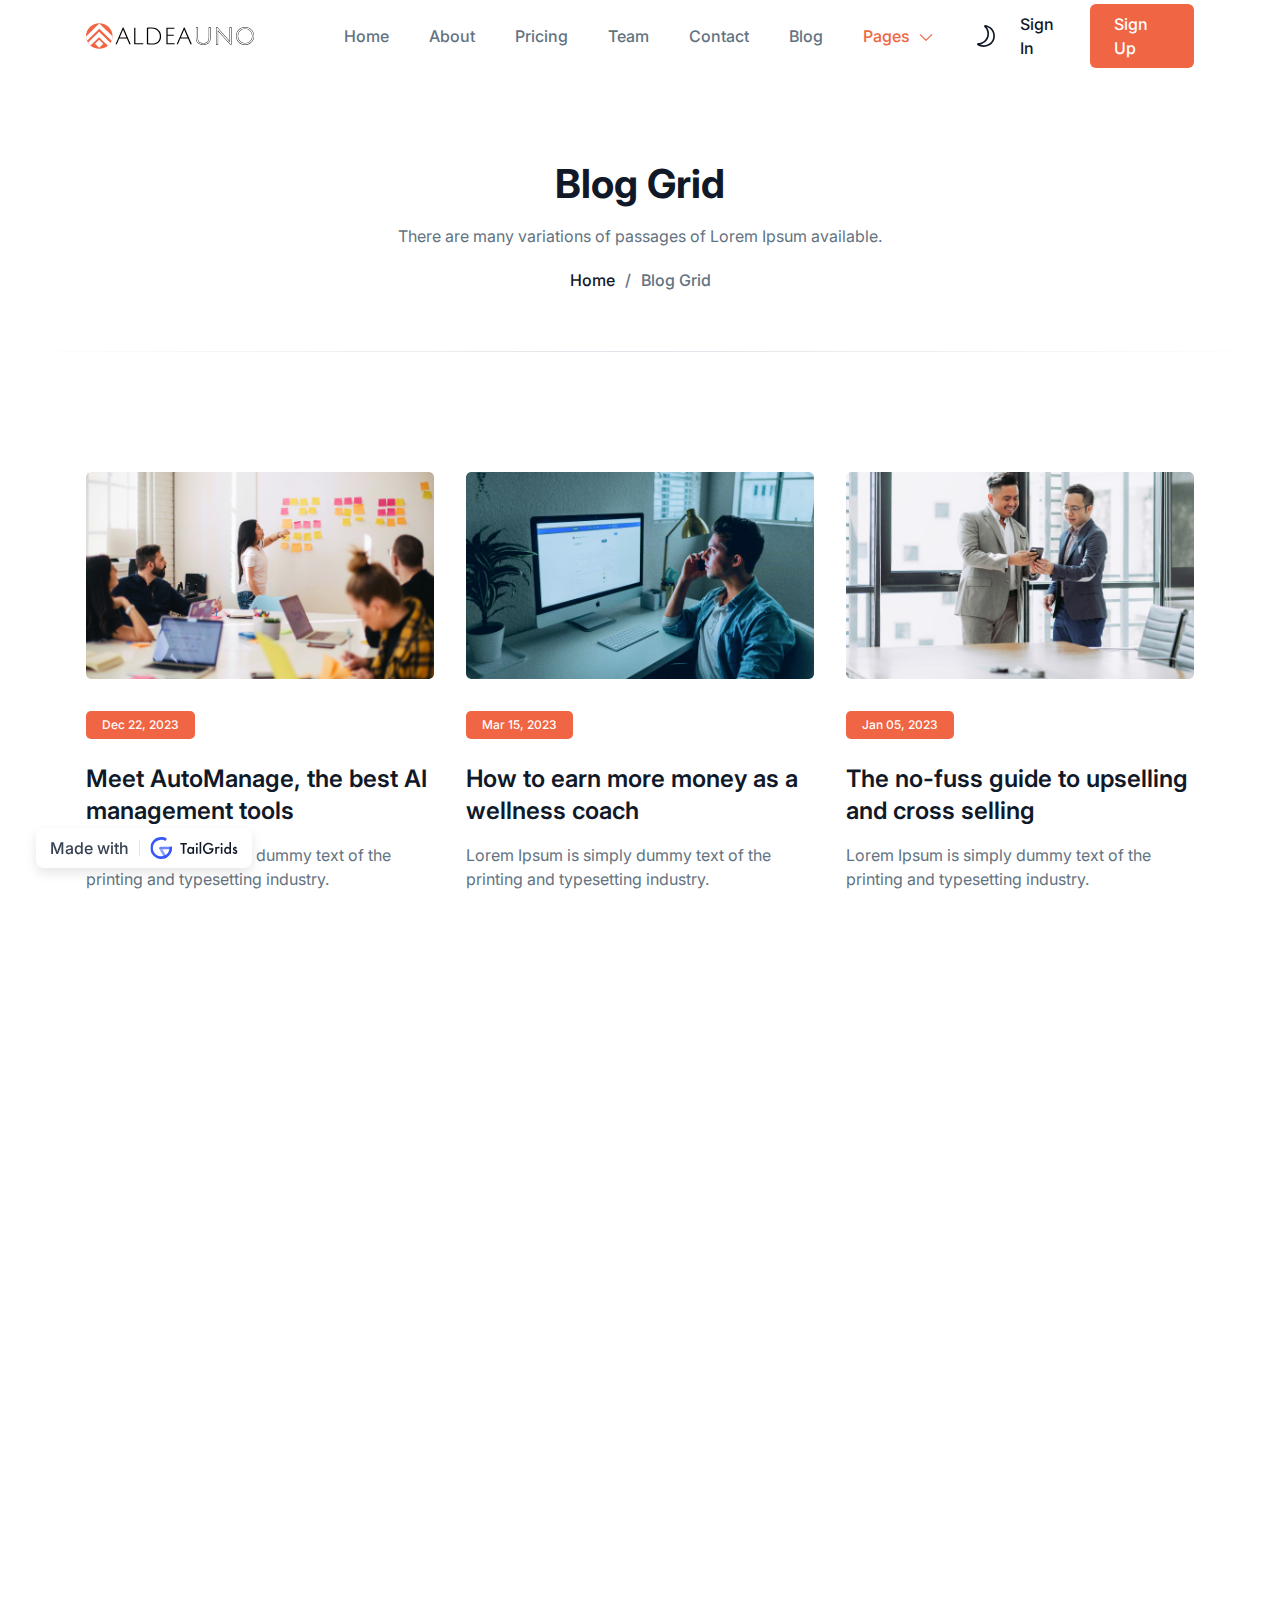
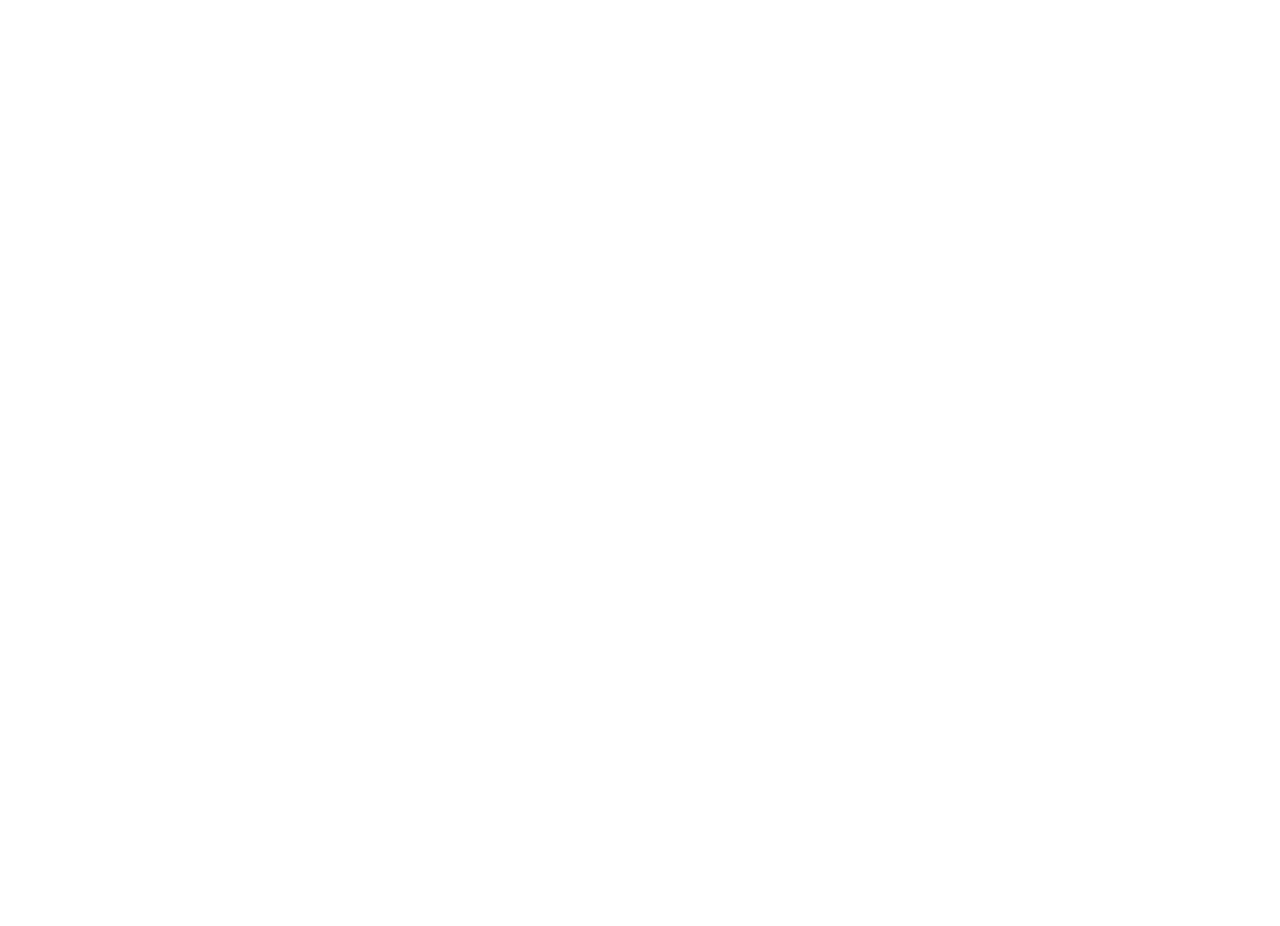
<file: blog-grids.html>
<!doctype html>
<html lang="en">
  <head>
    <meta charset="UTF-8" />
    <meta http-equiv="X-UA-Compatible" content="IE=edge" />
    <meta name="viewport" content="width=device-width, initial-scale=1.0" />
    <title>Blog Grids | Aldea Uno</title>
    <link
      rel="shortcut icon"
      href="assets/images/favicon.png"
      type="image/x-icon"
    />
    <link rel="stylesheet" href="assets/css/animate.css" />
    <link rel="stylesheet" href="assets/css/tailwind.css" />

    <!-- ==== WOW JS ==== -->
    <script src="assets/js/wow.min.js"></script>
    <script>
      new WOW().init();
    </script>
  </head>

  <body>
    <!-- ====== Navbar Section Start -->
    <div
      class="absolute top-0 left-0 z-40 flex items-center w-full bg-transparent ud-header"
    >
      <div class="container">
        <div class="relative flex items-center justify-between -mx-4">
          <div class="max-w-full px-4 w-60">
            <a href="index.html" class="block w-full py-5 navbar-logo">
              <img
                src="assets/images/logo/logo.svg"
                alt="logo"
                class="w-full dark:hidden"
              />
              <img
                src="assets/images/logo/logo-white.svg"
                alt="logo"
                class="hidden w-full dark:block"
              />
            </a>
          </div>
          <div class="flex items-center justify-between w-full px-4">
            <div>
              <button
                id="navbarToggler"
                class="absolute right-4 top-1/2 block -translate-y-1/2 rounded-lg px-3 py-[6px] ring-primary focus:ring-2 lg:hidden"
              >
                <span
                  class="relative my-[6px] block h-[2px] w-[30px] bg-dark dark:bg-white"
                ></span>
                <span
                  class="relative my-[6px] block h-[2px] w-[30px] bg-dark dark:bg-white"
                ></span>
                <span
                  class="relative my-[6px] block h-[2px] w-[30px] bg-dark dark:bg-white"
                ></span>
              </button>
              <nav
                id="navbarCollapse"
                class="absolute right-4 top-full hidden w-full max-w-[250px] rounded-lg bg-white dark:bg-dark-2 py-5 shadow-lg lg:static lg:block lg:w-full lg:max-w-full lg:bg-transparent dark:lg:bg-transparent lg:py-0 lg:px-4 lg:shadow-none xl:px-6"
              >
                <ul class="blcok lg:flex 2xl:ml-20">
                  <li class="relative group">
                    <a
                      href="/#home"
                      class="flex py-2 mx-8 text-base font-medium ud-menu-scroll text-dark dark:text-white group-hover:text-primary lg:mr-0 lg:inline-flex lg:py-6 lg:px-0 lg:text-body-color dark:lg:text-dark-6"
                    >
                      Home
                    </a>
                  </li>
                  <li class="relative group">
                    <a
                      href="/#about"
                      class="flex py-2 mx-8 text-base font-medium ud-menu-scroll text-dark dark:text-white group-hover:text-primary lg:mr-0 lg:ml-7 lg:inline-flex lg:py-6 lg:px-0 lg:text-body-color dark:lg:text-dark-6 xl:ml-10"
                    >
                      About
                    </a>
                  </li>
                  <li class="relative group">
                    <a
                      href="/#pricing"
                      class="flex py-2 mx-8 text-base font-medium ud-menu-scroll text-dark dark:text-white group-hover:text-primary lg:mr-0 lg:ml-7 lg:inline-flex lg:py-6 lg:px-0 lg:text-body-color dark:lg:text-dark-6 xl:ml-10"
                    >
                      Pricing
                    </a>
                  </li>
                  <li class="relative group">
                    <a
                      href="/#team"
                      class="flex py-2 mx-8 text-base font-medium ud-menu-scroll text-dark dark:text-white group-hover:text-primary lg:mr-0 lg:ml-7 lg:inline-flex lg:py-6 lg:px-0 lg:text-body-color dark:lg:text-dark-6 xl:ml-10"
                    >
                      Team
                    </a>
                  </li>
                  <li class="relative group">
                    <a
                      href="/#contact"
                      class="flex py-2 mx-8 text-base font-medium ud-menu-scroll text-dark dark:text-white group-hover:text-primary lg:mr-0 lg:ml-7 lg:inline-flex lg:py-6 lg:px-0 lg:text-body-color dark:lg:text-dark-6 xl:ml-10"
                    >
                      Contact
                    </a>
                  </li>
                  <li class="relative group">
                    <a
                      href="blog-grids.html"
                      class="flex py-2 mx-8 text-base font-medium ud-menu-scroll text-dark dark:text-white group-hover:text-primary lg:mr-0 lg:ml-7 lg:inline-flex lg:py-6 lg:px-0 lg:text-body-color dark:lg:text-dark-6 xl:ml-10"
                    >
                      Blog
                    </a>
                  </li>
                  <li class="relative submenu-item group">
                    <a
                      href="javascript:void(0)"
                      class="relative flex items-center justify-between py-2 mx-8 text-base font-medium text-primary group-hover:text-primary lg:mr-0 lg:ml-8 lg:inline-flex lg:py-6 lg:pl-0 lg:pr-4 xl:ml-10"
                    >
                      Pages

                      <svg
                        class="ml-2 fill-current"
                        width="16"
                        height="20"
                        viewBox="0 0 16 20"
                        fill="none"
                        xmlns="http://www.w3.org/2000/svg"
                      >
                        <path
                          d="M7.99999 14.9C7.84999 14.9 7.72499 14.85 7.59999 14.75L1.84999 9.10005C1.62499 8.87505 1.62499 8.52505 1.84999 8.30005C2.07499 8.07505 2.42499 8.07505 2.64999 8.30005L7.99999 13.525L13.35 8.25005C13.575 8.02505 13.925 8.02505 14.15 8.25005C14.375 8.47505 14.375 8.82505 14.15 9.05005L8.39999 14.7C8.27499 14.825 8.14999 14.9 7.99999 14.9Z"
                        />
                      </svg>
                    </a>
                    <div
                      class="submenu relative top-full left-0 hidden w-[250px] rounded-sm bg-white dark:bg-dark-2 p-4 transition-[top] duration-300 group-hover:opacity-100 lg:invisible lg:absolute lg:top-[110%] lg:block lg:opacity-0 lg:shadow-lg lg:group-hover:visible lg:group-hover:top-full"
                    >
                      <a
                        href="about.html"
                        class="block rounded py-[10px] px-4 text-sm text-body-color dark:text-dark-6 hover:text-primary dark:hover:text-primary"
                      >
                        About Page
                      </a>
                      <a
                        href="pricing.html"
                        class="block rounded py-[10px] px-4 text-sm text-body-color dark:text-dark-6 hover:text-primary dark:hover:text-primary"
                      >
                        Pricing Page
                      </a>
                      <a
                        href="contact.html"
                        class="block rounded py-[10px] px-4 text-sm text-body-color dark:text-dark-6 hover:text-primary dark:hover:text-primary"
                      >
                        Contact Page
                      </a>
                      <a
                        href="blog-grids.html"
                        class="block rounded py-[10px] px-4 text-sm text-primary hover:text-primary dark:hover:text-primary"
                      >
                        Blog Grid Page
                      </a>
                      <a
                        href="blog-details.html"
                        class="block rounded py-[10px] px-4 text-sm text-body-color dark:text-dark-6 hover:text-primary dark:hover:text-primary"
                      >
                        Blog Details Page
                      </a>
                      <a
                        href="signup.html"
                        class="block rounded py-[10px] px-4 text-sm text-body-color dark:text-dark-6 hover:text-primary dark:hover:text-primary"
                      >
                        Sign Up Page
                      </a>
                      <a
                        href="signin.html"
                        class="block rounded py-[10px] px-4 text-sm text-body-color dark:text-dark-6 hover:text-primary dark:hover:text-primary"
                      >
                        Sign In Page
                      </a>
                      <a
                        href="404.html"
                        class="block rounded py-[10px] px-4 text-sm text-body-color dark:text-dark-6 hover:text-primary dark:hover:text-primary"
                      >
                        404 Page
                      </a>
                    </div>
                  </li>
                </ul>
              </nav>
            </div>
            <div class="flex items-center justify-end pr-16 lg:pr-0">
              <label
                for="themeSwitcher"
                class="inline-flex items-center cursor-pointer"
                aria-label="themeSwitcher"
                name="themeSwitcher"
              >
                <input
                  type="checkbox"
                  name="themeSwitcher"
                  id="themeSwitcher"
                  class="sr-only"
                />
                <span class="block text-dark dark:hidden dark:text-white">
                  <svg
                    class="fill-current"
                    width="24"
                    height="24"
                    viewBox="0 0 24 24"
                    fill="none"
                    xmlns="http://www.w3.org/2000/svg"
                  >
                    <path
                      d="M13.3125 1.50001C12.675 1.31251 12.0375 1.16251 11.3625 1.05001C10.875 0.975006 10.35 1.23751 10.1625 1.68751C9.93751 2.13751 10.05 2.70001 10.425 3.00001C13.0875 5.47501 14.0625 9.11251 12.975 12.525C11.775 16.3125 8.25001 18.975 4.16251 19.0875C3.63751 19.0875 3.22501 19.425 3.07501 19.9125C2.92501 20.4 3.15001 20.925 3.56251 21.1875C4.50001 21.75 5.43751 22.2 6.37501 22.5C7.46251 22.8375 8.58751 22.9875 9.71251 22.9875C11.625 22.9875 13.5 22.5 15.1875 21.5625C17.85 20.1 19.725 17.7375 20.55 14.8875C22.1625 9.26251 18.975 3.37501 13.3125 1.50001ZM18.9375 14.4C18.2625 16.8375 16.6125 18.825 14.4 20.0625C12.075 21.3375 9.41251 21.6 6.90001 20.85C6.63751 20.775 6.33751 20.6625 6.07501 20.55C10.05 19.7625 13.35 16.9125 14.5875 13.0125C15.675 9.56251 15 5.92501 12.7875 3.07501C17.5875 4.68751 20.2875 9.67501 18.9375 14.4Z"
                    />
                  </svg>
                </span>
                <span class="hidden text-dark dark:block dark:text-white">
                  <svg
                    class="fill-current"
                    width="24"
                    height="24"
                    viewBox="0 0 24 24"
                    fill="none"
                    xmlns="http://www.w3.org/2000/svg"
                  >
                    <g clip-path="url(#clip0_2172_3070)">
                      <path
                        d="M12 6.89999C9.18752 6.89999 6.90002 9.18749 6.90002 12C6.90002 14.8125 9.18752 17.1 12 17.1C14.8125 17.1 17.1 14.8125 17.1 12C17.1 9.18749 14.8125 6.89999 12 6.89999ZM12 15.4125C10.125 15.4125 8.58752 13.875 8.58752 12C8.58752 10.125 10.125 8.58749 12 8.58749C13.875 8.58749 15.4125 10.125 15.4125 12C15.4125 13.875 13.875 15.4125 12 15.4125Z"
                      />
                      <path
                        d="M12 4.2375C12.45 4.2375 12.8625 3.8625 12.8625 3.375V1.5C12.8625 1.05 12.4875 0.637497 12 0.637497C11.55 0.637497 11.1375 1.0125 11.1375 1.5V3.4125C11.175 3.8625 11.55 4.2375 12 4.2375Z"
                      />
                      <path
                        d="M12 19.7625C11.55 19.7625 11.1375 20.1375 11.1375 20.625V22.5C11.1375 22.95 11.5125 23.3625 12 23.3625C12.45 23.3625 12.8625 22.9875 12.8625 22.5V20.5875C12.8625 20.1375 12.45 19.7625 12 19.7625Z"
                      />
                      <path
                        d="M18.1125 6.74999C18.3375 6.74999 18.5625 6.67499 18.7125 6.48749L19.9125 5.28749C20.25 4.94999 20.25 4.42499 19.9125 4.08749C19.575 3.74999 19.05 3.74999 18.7125 4.08749L17.5125 5.28749C17.175 5.62499 17.175 6.14999 17.5125 6.48749C17.6625 6.67499 17.8875 6.74999 18.1125 6.74999Z"
                      />
                      <path
                        d="M5.32501 17.5125L4.12501 18.675C3.78751 19.0125 3.78751 19.5375 4.12501 19.875C4.27501 20.025 4.50001 20.1375 4.72501 20.1375C4.95001 20.1375 5.17501 20.0625 5.32501 19.875L6.52501 18.675C6.86251 18.3375 6.86251 17.8125 6.52501 17.475C6.18751 17.175 5.62501 17.175 5.32501 17.5125Z"
                      />
                      <path
                        d="M22.5 11.175H20.5875C20.1375 11.175 19.725 11.55 19.725 12.0375C19.725 12.4875 20.1 12.9 20.5875 12.9H22.5C22.95 12.9 23.3625 12.525 23.3625 12.0375C23.3625 11.55 22.95 11.175 22.5 11.175Z"
                      />
                      <path
                        d="M4.23751 12C4.23751 11.55 3.86251 11.1375 3.37501 11.1375H1.50001C1.05001 11.1375 0.637512 11.5125 0.637512 12C0.637512 12.45 1.01251 12.8625 1.50001 12.8625H3.41251C3.86251 12.8625 4.23751 12.45 4.23751 12Z"
                      />
                      <path
                        d="M18.675 17.5125C18.3375 17.175 17.8125 17.175 17.475 17.5125C17.1375 17.85 17.1375 18.375 17.475 18.7125L18.675 19.9125C18.825 20.0625 19.05 20.175 19.275 20.175C19.5 20.175 19.725 20.1 19.875 19.9125C20.2125 19.575 20.2125 19.05 19.875 18.7125L18.675 17.5125Z"
                      />
                      <path
                        d="M5.32501 4.125C4.98751 3.7875 4.46251 3.7875 4.12501 4.125C3.78751 4.4625 3.78751 4.9875 4.12501 5.325L5.32501 6.525C5.47501 6.675 5.70001 6.7875 5.92501 6.7875C6.15001 6.7875 6.37501 6.7125 6.52501 6.525C6.86251 6.1875 6.86251 5.6625 6.52501 5.325L5.32501 4.125Z"
                      />
                    </g>
                    <defs>
                      <clipPath id="clip0_2172_3070">
                        <rect width="24" height="24" fill="white" />
                      </clipPath>
                    </defs>
                  </svg>
                </span>
              </label>
              <div class="hidden sm:flex">
                <a
                  href="signin.html"
                  class="loginBtn py-2 px-[22px] text-base font-medium text-dark dark:text-white hover:opacity-70"
                >
                  Sign In
                </a>
                <a
                  href="signup.html"
                  class="px-6 py-2 text-base font-medium text-white duration-300 ease-in-out rounded-md signUpBtn bg-primary hover:bg-blue-dark"
                >
                  Sign Up
                </a>
              </div>
            </div>
          </div>
        </div>
      </div>
    </div>
    <!-- ====== Navbar Section End -->

    <!-- ====== Banner Section Start -->
    <div
      class="relative z-10 overflow-hidden pt-[120px] pb-[60px] md:pt-[130px] lg:pt-[160px] dark:bg-dark"
    >
      <div
        class="absolute bottom-0 left-0 w-full h-px bg-gradient-to-r from-stroke/0 via-stroke dark:via-dark-3 to-stroke/0"
      ></div>
      <div class="container">
        <div class="flex flex-wrap items-center -mx-4">
          <div class="w-full px-4">
            <div class="text-center">
              <h1
                class="mb-4 text-3xl font-bold text-dark dark:text-white sm:text-4xl md:text-[40px] md:leading-[1.2]"
              >
                Blog Grid
              </h1>
              <p class="mb-5 text-base text-body-color dark:text-dark-6">
                There are many variations of passages of Lorem Ipsum available.
              </p>

              <ul class="flex items-center justify-center gap-[10px]">
                <li>
                  <a
                    href="index.html"
                    class="flex items-center gap-[10px] text-base font-medium text-dark dark:text-white"
                  >
                    Home
                  </a>
                </li>
                <li>
                  <a
                    href="javascript:void(0)"
                    class="flex items-center gap-[10px] text-base font-medium text-body-color"
                  >
                    <span class="text-body-color dark:text-dark-6"> / </span>
                    Blog Grid
                  </a>
                </li>
              </ul>
            </div>
          </div>
        </div>
      </div>
    </div>
    <!-- ====== Banner Section End -->

    <!-- ====== Blog Section Start -->
    <section class="pt-20 pb-10 lg:pt-[120px] lg:pb-20 dark:bg-dark">
      <div class="container">
        <div class="flex flex-wrap -mx-4">
          <div class="w-full px-4 md:w-1/2 lg:w-1/3">
            <div class="mb-10 wow fadeInUp group" data-wow-delay=".1s">
              <div class="mb-8 overflow-hidden rounded-[5px]">
                <a href="blog-details.html" class="block">
                  <img
                    src="assets/images/blog/blog-01.jpg"
                    alt="image"
                    class="w-full transition group-hover:rotate-6 group-hover:scale-125"
                  />
                </a>
              </div>
              <div>
                <span
                  class="inline-block px-4 py-0.5 mb-6 text-xs font-medium leading-loose text-center text-white rounded-[5px] bg-primary"
                >
                  Dec 22, 2023
                </span>
                <h3>
                  <a
                    href="blog-details.html"
                    class="inline-block mb-4 text-xl font-semibold text-dark dark:text-white hover:text-primary dark:hover:text-primary sm:text-2xl lg:text-xl xl:text-2xl"
                  >
                    Meet AutoManage, the best AI management tools
                  </a>
                </h3>
                <p
                  class="max-w-[370px] text-base text-body-color dark:text-dark-6"
                >
                  Lorem Ipsum is simply dummy text of the printing and
                  typesetting industry.
                </p>
              </div>
            </div>
          </div>
          <div class="w-full px-4 md:w-1/2 lg:w-1/3">
            <div class="mb-10 wow fadeInUp group" data-wow-delay=".15s">
              <div class="mb-8 overflow-hidden rounded-[5px]">
                <a href="blog-details.html" class="block">
                  <img
                    src="assets/images/blog/blog-02.jpg"
                    alt="image"
                    class="w-full transition group-hover:rotate-6 group-hover:scale-125"
                  />
                </a>
              </div>
              <div>
                <span
                  class="inline-block px-4 py-0.5 mb-6 text-xs font-medium leading-loose text-center text-white rounded-[5px] bg-primary"
                >
                  Mar 15, 2023
                </span>
                <h3>
                  <a
                    href="blog-details.html"
                    class="inline-block mb-4 text-xl font-semibold text-dark dark:text-white hover:text-primary dark:hover:text-primary sm:text-2xl lg:text-xl xl:text-2xl"
                  >
                    How to earn more money as a wellness coach
                  </a>
                </h3>
                <p
                  class="max-w-[370px] text-base text-body-color dark:text-dark-6"
                >
                  Lorem Ipsum is simply dummy text of the printing and
                  typesetting industry.
                </p>
              </div>
            </div>
          </div>
          <div class="w-full px-4 md:w-1/2 lg:w-1/3">
            <div class="mb-10 wow fadeInUp group" data-wow-delay=".2s">
              <div class="mb-8 overflow-hidden rounded-[5px]">
                <a href="blog-details.html" class="block">
                  <img
                    src="assets/images/blog/blog-03.jpg"
                    alt="image"
                    class="w-full transition group-hover:rotate-6 group-hover:scale-125"
                  />
                </a>
              </div>
              <div>
                <span
                  class="inline-block px-4 py-0.5 mb-6 text-xs font-medium leading-loose text-center text-white rounded-[5px] bg-primary"
                >
                  Jan 05, 2023
                </span>
                <h3>
                  <a
                    href="blog-details.html"
                    class="inline-block mb-4 text-xl font-semibold text-dark dark:text-white hover:text-primary dark:hover:text-primary sm:text-2xl lg:text-xl xl:text-2xl"
                  >
                    The no-fuss guide to upselling and cross selling
                  </a>
                </h3>
                <p
                  class="max-w-[370px] text-base text-body-color dark:text-dark-6"
                >
                  Lorem Ipsum is simply dummy text of the printing and
                  typesetting industry.
                </p>
              </div>
            </div>
          </div>
          <div class="w-full px-4 md:w-1/2 lg:w-1/3">
            <div class="mb-10 wow fadeInUp group" data-wow-delay=".1s">
              <div class="mb-8 overflow-hidden rounded-[5px]">
                <a href="blog-details.html" class="block">
                  <img
                    src="assets/images/blog/blog-02.jpg"
                    alt="image"
                    class="w-full transition group-hover:rotate-6 group-hover:scale-125"
                  />
                </a>
              </div>
              <div>
                <span
                  class="inline-block px-4 py-0.5 mb-6 text-xs font-medium leading-loose text-center text-white rounded-[5px] bg-primary"
                >
                  Mar 15, 2023
                </span>
                <h3>
                  <a
                    href="blog-details.html"
                    class="inline-block mb-4 text-xl font-semibold text-dark dark:text-white hover:text-primary dark:hover:text-primary sm:text-2xl lg:text-xl xl:text-2xl"
                  >
                    How to earn more money as a wellness coach
                  </a>
                </h3>
                <p
                  class="max-w-[370px] text-base text-body-color dark:text-dark-6"
                >
                  Lorem Ipsum is simply dummy text of the printing and
                  typesetting industry.
                </p>
              </div>
            </div>
          </div>
          <div class="w-full px-4 md:w-1/2 lg:w-1/3">
            <div class="mb-10 wow fadeInUp group" data-wow-delay=".15s">
              <div class="mb-8 overflow-hidden rounded-[5px]">
                <a href="blog-details.html" class="block">
                  <img
                    src="assets/images/blog/blog-03.jpg"
                    alt="image"
                    class="w-full transition group-hover:rotate-6 group-hover:scale-125"
                  />
                </a>
              </div>
              <div>
                <span
                  class="inline-block px-4 py-0.5 mb-6 text-xs font-medium leading-loose text-center text-white rounded-[5px] bg-primary"
                >
                  Jan 05, 2023
                </span>
                <h3>
                  <a
                    href="blog-details.html"
                    class="inline-block mb-4 text-xl font-semibold text-dark dark:text-white hover:text-primary dark:hover:text-primary sm:text-2xl lg:text-xl xl:text-2xl"
                  >
                    The no-fuss guide to upselling and cross selling
                  </a>
                </h3>
                <p
                  class="max-w-[370px] text-base text-body-color dark:text-dark-6"
                >
                  Lorem Ipsum is simply dummy text of the printing and
                  typesetting industry.
                </p>
              </div>
            </div>
          </div>
          <div class="w-full px-4 md:w-1/2 lg:w-1/3">
            <div class="mb-10 wow fadeInUp group" data-wow-delay=".2s">
              <div class="mb-8 overflow-hidden rounded-[5px]">
                <a href="blog-details.html" class="block">
                  <img
                    src="assets/images/blog/blog-01.jpg"
                    alt="image"
                    class="w-full transition group-hover:rotate-6 group-hover:scale-125"
                  />
                </a>
              </div>
              <div>
                <span
                  class="inline-block px-4 py-0.5 mb-6 text-xs font-medium leading-loose text-center text-white rounded-[5px] bg-primary"
                >
                  Dec 22, 2023
                </span>
                <h3>
                  <a
                    href="blog-details.html"
                    class="inline-block mb-4 text-xl font-semibold text-dark dark:text-white hover:text-primary dark:hover:text-primary sm:text-2xl lg:text-xl xl:text-2xl"
                  >
                    Meet AutoManage, the best AI management tools
                  </a>
                </h3>
                <p
                  class="max-w-[370px] text-base text-body-color dark:text-dark-6"
                >
                  Lorem Ipsum is simply dummy text of the printing and
                  typesetting industry.
                </p>
              </div>
            </div>
          </div>
          <div class="w-full px-4 md:w-1/2 lg:w-1/3">
            <div class="mb-10 wow fadeInUp group" data-wow-delay=".1s">
              <div class="mb-8 overflow-hidden rounded-[5px]">
                <a href="blog-details.html" class="block">
                  <img
                    src="assets/images/blog/blog-01.jpg"
                    alt="image"
                    class="w-full transition group-hover:rotate-6 group-hover:scale-125"
                  />
                </a>
              </div>
              <div>
                <span
                  class="inline-block px-4 py-0.5 mb-6 text-xs font-medium leading-loose text-center text-white rounded-[5px] bg-primary"
                >
                  Dec 22, 2023
                </span>
                <h3>
                  <a
                    href="blog-details.html"
                    class="inline-block mb-4 text-xl font-semibold text-dark dark:text-white hover:text-primary dark:hover:text-primary sm:text-2xl lg:text-xl xl:text-2xl"
                  >
                    Meet AutoManage, the best AI management tools
                  </a>
                </h3>
                <p
                  class="max-w-[370px] text-base text-body-color dark:text-dark-6"
                >
                  Lorem Ipsum is simply dummy text of the printing and
                  typesetting industry.
                </p>
              </div>
            </div>
          </div>
          <div class="w-full px-4 md:w-1/2 lg:w-1/3">
            <div class="mb-10 wow fadeInUp group" data-wow-delay=".15s">
              <div class="mb-8 overflow-hidden rounded-[5px]">
                <a href="blog-details.html" class="block">
                  <img
                    src="assets/images/blog/blog-02.jpg"
                    alt="image"
                    class="w-full transition group-hover:rotate-6 group-hover:scale-125"
                  />
                </a>
              </div>
              <div>
                <span
                  class="inline-block px-4 py-0.5 mb-6 text-xs font-medium leading-loose text-center text-white rounded-[5px] bg-primary"
                >
                  Mar 15, 2023
                </span>
                <h3>
                  <a
                    href="blog-details.html"
                    class="inline-block mb-4 text-xl font-semibold text-dark dark:text-white hover:text-primary dark:hover:text-primary sm:text-2xl lg:text-xl xl:text-2xl"
                  >
                    How to earn more money as a wellness coach
                  </a>
                </h3>
                <p
                  class="max-w-[370px] text-base text-body-color dark:text-dark-6"
                >
                  Lorem Ipsum is simply dummy text of the printing and
                  typesetting industry.
                </p>
              </div>
            </div>
          </div>
          <div class="w-full px-4 md:w-1/2 lg:w-1/3">
            <div class="mb-10 wow fadeInUp group" data-wow-delay=".2s">
              <div class="mb-8 overflow-hidden rounded-[5px]">
                <a href="blog-details.html" class="block">
                  <img
                    src="assets/images/blog/blog-03.jpg"
                    alt="image"
                    class="w-full transition group-hover:rotate-6 group-hover:scale-125"
                  />
                </a>
              </div>
              <div>
                <span
                  class="inline-block px-4 py-0.5 mb-6 text-xs font-medium leading-loose text-center text-white rounded-[5px] bg-primary"
                >
                  Jan 05, 2023
                </span>
                <h3>
                  <a
                    href="blog-details.html"
                    class="inline-block mb-4 text-xl font-semibold text-dark dark:text-white hover:text-primary dark:hover:text-primary sm:text-2xl lg:text-xl xl:text-2xl"
                  >
                    The no-fuss guide to upselling and cross selling
                  </a>
                </h3>
                <p
                  class="max-w-[370px] text-base text-body-color dark:text-dark-6"
                >
                  Lorem Ipsum is simply dummy text of the printing and
                  typesetting industry.
                </p>
              </div>
            </div>
          </div>
        </div>

        <div class="mt-8 text-center wow fadeInUp" data-wow-delay=".2s">
          <div
            class="inline-flex p-3 bg-white dark:bg-dark-2 border rounded-[10px] border-stroke dark:border-dark-3"
          >
            <ul class="flex items-center -mx-1">
              <li class="px-1">
                <a
                  href="javascript:void(0)"
                  class="flex items-center justify-center text-base bg-transparent border rounded-md hover:border-primary hover:bg-primary h-[34px] w-[34px] border-stroke dark:border-dark-3 text-body-color dark:text-dark-6 hover:text-white dark:hover:border-primary dark:hover:text-white"
                >
                  <span>
                    <svg
                      width="8"
                      height="15"
                      viewBox="0 0 8 15"
                      class="fill-current stroke-current"
                    >
                      <path
                        d="M7.12979 1.91389L7.1299 1.914L7.1344 1.90875C7.31476 1.69833 7.31528 1.36878 7.1047 1.15819C7.01062 1.06412 6.86296 1.00488 6.73613 1.00488C6.57736 1.00488 6.4537 1.07206 6.34569 1.18007L6.34564 1.18001L6.34229 1.18358L0.830207 7.06752C0.830152 7.06757 0.830098 7.06763 0.830043 7.06769C0.402311 7.52078 0.406126 8.26524 0.827473 8.73615L0.827439 8.73618L0.829982 8.73889L6.34248 14.6014L6.34243 14.6014L6.34569 14.6047C6.546 14.805 6.88221 14.8491 7.1047 14.6266C7.30447 14.4268 7.34883 14.0918 7.12833 13.8693L1.62078 8.01209C1.55579 7.93114 1.56859 7.82519 1.61408 7.7797L1.61413 7.77975L1.61729 7.77639L7.12979 1.91389Z"
                        stroke-width="0.3"
                      />
                    </svg>
                  </span>
                </a>
              </li>
              <li class="px-1">
                <a
                  href="javascript:void(0)"
                  class="flex items-center justify-center text-base bg-transparent border rounded-md hover:border-primary hover:bg-primary h-[34px] w-[34px] border-stroke dark:border-dark-3 text-body-color dark:text-dark-6 hover:text-white dark:hover:border-primary dark:hover:text-white"
                >
                  1
                </a>
              </li>
              <li class="px-1">
                <a
                  href="javascript:void(0)"
                  class="flex items-center justify-center text-base bg-transparent border rounded-md hover:border-primary hover:bg-primary h-[34px] w-[34px] border-stroke dark:border-dark-3 text-body-color dark:text-dark-6 hover:text-white dark:hover:border-primary dark:hover:text-white"
                >
                  2
                </a>
              </li>
              <li class="px-1">
                <a
                  href="javascript:void(0)"
                  class="flex items-center justify-center text-base bg-transparent border rounded-md hover:border-primary hover:bg-primary h-[34px] w-[34px] border-stroke dark:border-dark-3 text-body-color dark:text-dark-6 hover:text-white dark:hover:border-primary dark:hover:text-white"
                >
                  3
                </a>
              </li>
              <li class="px-1">
                <a
                  href="javascript:void(0)"
                  class="flex items-center justify-center text-base bg-transparent border rounded-md hover:border-primary hover:bg-primary h-[34px] w-[34px] border-stroke dark:border-dark-3 text-body-color dark:text-dark-6 hover:text-white dark:hover:border-primary dark:hover:text-white"
                >
                  4
                </a>
              </li>
              <li class="px-1">
                <a
                  href="javascript:void(0)"
                  class="flex items-center justify-center text-base bg-transparent border rounded-md hover:border-primary hover:bg-primary h-[34px] w-[34px] border-stroke dark:border-dark-3 text-body-color dark:text-dark-6 hover:text-white dark:hover:border-primary dark:hover:text-white"
                >
                  <span>
                    <svg
                      width="8"
                      height="15"
                      viewBox="0 0 8 15"
                      class="fill-current stroke-current"
                    >
                      <path
                        d="M0.870212 13.0861L0.870097 13.086L0.865602 13.0912C0.685237 13.3017 0.684716 13.6312 0.895299 13.8418C0.989374 13.9359 1.13704 13.9951 1.26387 13.9951C1.42264 13.9951 1.5463 13.9279 1.65431 13.8199L1.65436 13.82L1.65771 13.8164L7.16979 7.93248C7.16985 7.93243 7.1699 7.93237 7.16996 7.93231C7.59769 7.47923 7.59387 6.73477 7.17253 6.26385L7.17256 6.26382L7.17002 6.26111L1.65752 0.398611L1.65757 0.398563L1.65431 0.395299C1.454 0.194997 1.11779 0.150934 0.895299 0.373424C0.695526 0.573197 0.651169 0.908167 0.871667 1.13067L6.37922 6.98791C6.4442 7.06886 6.43141 7.17481 6.38592 7.2203L6.38587 7.22025L6.38271 7.22361L0.870212 13.0861Z"
                        stroke-width="0.3"
                      />
                    </svg>
                  </span>
                </a>
              </li>
            </ul>
          </div>
        </div>
      </div>
    </section>
    <!-- ====== Blog Section End -->

    <!-- ====== Footer Section Start -->
    <footer
      class="wow fadeInUp relative z-10 bg-[#090E34] pt-20 lg:pt-[100px]"
      data-wow-delay=".15s"
    >
      <div class="container">
        <div class="flex flex-wrap -mx-4">
          <div class="w-full px-4 sm:w-1/2 md:w-1/2 lg:w-4/12 xl:w-3/12">
            <div class="w-full mb-10">
              <a
                href="javascript:void(0)"
                class="mb-6 inline-block max-w-[160px]"
              >
                <img
                  src="assets/images/logo/logo-white.svg"
                  alt="logo"
                  class="max-w-full"
                />
              </a>
              <p class="mb-8 max-w-[270px] text-base text-gray-7">
                We create digital experiences for brands and companies by using
                technology.
              </p>
              <div class="flex items-center -mx-3">
                <a
                  href="javascript:void(0)"
                  class="px-3 text-gray-7 hover:text-white"
                >
                  <svg
                    width="22"
                    height="22"
                    viewBox="0 0 22 22"
                    fill="none"
                    xmlns="http://www.w3.org/2000/svg"
                    class="fill-current"
                  >
                    <path
                      d="M16.294 8.86875H14.369H13.6815V8.18125V6.05V5.3625H14.369H15.8128C16.1909 5.3625 16.5003 5.0875 16.5003 4.675V1.03125C16.5003 0.653125 16.2253 0.34375 15.8128 0.34375H13.3034C10.5878 0.34375 8.69714 2.26875 8.69714 5.12187V8.1125V8.8H8.00964H5.67214C5.19089 8.8 4.74402 9.17812 4.74402 9.72812V12.2031C4.74402 12.6844 5.12214 13.1313 5.67214 13.1313H7.94089H8.62839V13.8188V20.7281C8.62839 21.2094 9.00652 21.6562 9.55652 21.6562H12.7878C12.994 21.6562 13.1659 21.5531 13.3034 21.4156C13.4409 21.2781 13.544 21.0375 13.544 20.8312V13.8531V13.1656H14.2659H15.8128C16.2596 13.1656 16.6034 12.8906 16.6721 12.4781V12.4438V12.4094L17.1534 10.0375C17.1878 9.79688 17.1534 9.52187 16.9471 9.24687C16.8784 9.075 16.569 8.90312 16.294 8.86875Z"
                    />
                  </svg>
                </a>
                <a
                  href="javascript:void(0)"
                  class="px-3 text-gray-7 hover:text-white"
                >
                  <svg
                    width="22"
                    height="22"
                    viewBox="0 0 22 22"
                    fill="none"
                    xmlns="http://www.w3.org/2000/svg"
                    class="fill-current"
                  >
                    <path
                      d="M20.1236 5.91236C20.2461 5.76952 20.0863 5.58286 19.905 5.64972C19.5004 5.79896 19.1306 5.8974 18.5837 5.95817C19.2564 5.58362 19.5693 5.04828 19.8237 4.39259C19.885 4.23443 19.7 4.09092 19.5406 4.16647C18.8931 4.47345 18.1945 4.70121 17.4599 4.83578C16.7338 4.11617 15.6988 3.6665 14.5539 3.6665C12.3554 3.6665 10.5725 5.32454 10.5725 7.36908C10.5725 7.65933 10.6081 7.94206 10.6752 8.21276C7.51486 8.06551 4.6968 6.71359 2.73896 4.64056C2.60477 4.49848 2.36128 4.51734 2.27772 4.69063C2.05482 5.15296 1.93056 5.66584 1.93056 6.20582C1.93056 7.49014 2.6332 8.62331 3.70132 9.28732C3.22241 9.27293 2.76441 9.17961 2.34234 9.02125C2.13684 8.94416 1.90127 9.07964 1.92888 9.28686C2.14084 10.8781 3.42915 12.1909 5.09205 12.5011C4.75811 12.586 4.40639 12.6311 4.04253 12.6311C3.95431 12.6311 3.86685 12.6284 3.78019 12.6231C3.55967 12.6094 3.38044 12.8067 3.47499 12.9954C4.09879 14.2404 5.44575 15.1096 7.0132 15.1367C5.65077 16.13 3.93418 16.7218 2.06882 16.7218C1.83882 16.7218 1.74015 17.0175 1.9442 17.1178C3.52016 17.8924 5.31487 18.3332 7.22182 18.3332C14.545 18.3332 18.549 12.6914 18.549 7.79843C18.549 7.63827 18.545 7.47811 18.5377 7.31945C19.1321 6.92012 19.6664 6.44528 20.1236 5.91236Z"
                    />
                  </svg>
                </a>
                <a
                  href="javascript:void(0)"
                  class="px-3 text-gray-7 hover:text-white"
                >
                  <svg
                    width="22"
                    height="22"
                    viewBox="0 0 22 22"
                    fill="none"
                    xmlns="http://www.w3.org/2000/svg"
                    class="fill-current"
                  >
                    <path
                      d="M11.0297 14.4305C12.9241 14.4305 14.4598 12.8948 14.4598 11.0004C14.4598 9.10602 12.9241 7.57031 11.0297 7.57031C9.13529 7.57031 7.59958 9.10602 7.59958 11.0004C7.59958 12.8948 9.13529 14.4305 11.0297 14.4305Z"
                    />
                    <path
                      d="M14.7554 1.8335H7.24463C4.25807 1.8335 1.83334 4.25823 1.83334 7.24479V14.6964C1.83334 17.7421 4.25807 20.1668 7.24463 20.1668H14.6962C17.7419 20.1668 20.1667 17.7421 20.1667 14.7555V7.24479C20.1667 4.25823 17.7419 1.8335 14.7554 1.8335ZM11.0296 15.4948C8.51614 15.4948 6.53496 13.4545 6.53496 11.0002C6.53496 8.54586 8.54571 6.50554 11.0296 6.50554C13.4839 6.50554 15.4946 8.54586 15.4946 11.0002C15.4946 13.4545 13.5134 15.4948 11.0296 15.4948ZM17.2393 6.91952C16.9436 7.24479 16.5 7.42221 15.9973 7.42221C15.5538 7.42221 15.1102 7.24479 14.7554 6.91952C14.4301 6.59425 14.2527 6.18027 14.2527 5.67758C14.2527 5.17489 14.4301 4.79049 14.7554 4.43565C15.0807 4.08081 15.4946 3.90339 15.9973 3.90339C16.4409 3.90339 16.914 4.08081 17.2393 4.40608C17.535 4.79049 17.7419 5.23403 17.7419 5.70715C17.7124 6.18027 17.535 6.59425 17.2393 6.91952Z"
                    />
                    <path
                      d="M16.0276 4.96777C15.6432 4.96777 15.318 5.29304 15.318 5.67745C15.318 6.06186 15.6432 6.38713 16.0276 6.38713C16.412 6.38713 16.7373 6.06186 16.7373 5.67745C16.7373 5.29304 16.4416 4.96777 16.0276 4.96777Z"
                    />
                  </svg>
                </a>
                <a
                  href="javascript:void(0)"
                  class="px-3 text-gray-7 hover:text-white"
                >
                  <svg
                    width="22"
                    height="22"
                    viewBox="0 0 22 22"
                    fill="none"
                    xmlns="http://www.w3.org/2000/svg"
                    class="fill-current"
                  >
                    <path
                      d="M18.8065 1.8335H3.16399C2.42474 1.8335 1.83334 2.42489 1.83334 3.16414V18.8362C1.83334 19.5459 2.42474 20.1668 3.16399 20.1668H18.7473C19.4866 20.1668 20.078 19.5754 20.078 18.8362V3.13457C20.1371 2.42489 19.5457 1.8335 18.8065 1.8335ZM7.24464 17.4168H4.55379V8.69371H7.24464V17.4168ZM5.88443 7.48135C4.99733 7.48135 4.31721 6.77167 4.31721 5.91414C4.31721 5.05661 5.0269 4.34694 5.88443 4.34694C6.74196 4.34694 7.45163 5.05661 7.45163 5.91414C7.45163 6.77167 6.8011 7.48135 5.88443 7.48135ZM17.4463 17.4168H14.7554V13.1883C14.7554 12.183 14.7258 10.8523 13.336 10.8523C11.9167 10.8523 11.7097 11.976 11.7097 13.0996V17.4168H9.01884V8.69371H11.6506V9.90608H11.6801C12.0645 9.1964 12.9221 8.48672 14.2527 8.48672C17.0027 8.48672 17.5054 10.2609 17.5054 12.6856V17.4168H17.4463Z"
                    />
                  </svg>
                </a>
              </div>
            </div>
          </div>
          <div class="w-full px-4 sm:w-1/2 md:w-1/2 lg:w-2/12 xl:w-2/12">
            <div class="w-full mb-10">
              <h4 class="text-lg font-semibold text-white mb-9">About Us</h4>
              <ul>
                <li>
                  <a
                    href="javascript:void(0)"
                    class="inline-block mb-3 text-base text-gray-7 hover:text-primary"
                  >
                    Home
                  </a>
                </li>
                <li>
                  <a
                    href="javascript:void(0)"
                    class="inline-block mb-3 text-base text-gray-7 hover:text-primary"
                  >
                    Features
                  </a>
                </li>
                <li>
                  <a
                    href="javascript:void(0)"
                    class="inline-block mb-3 text-base text-gray-7 hover:text-primary"
                  >
                    About
                  </a>
                </li>
                <li>
                  <a
                    href="javascript:void(0)"
                    class="inline-block mb-3 text-base text-gray-7 hover:text-primary"
                  >
                    Testimonial
                  </a>
                </li>
              </ul>
            </div>
          </div>
          <div class="w-full px-4 sm:w-1/2 md:w-1/2 lg:w-3/12 xl:w-2/12">
            <div class="w-full mb-10">
              <h4 class="text-lg font-semibold text-white mb-9">Features</h4>
              <ul>
                <li>
                  <a
                    href="javascript:void(0)"
                    class="inline-block mb-3 text-base text-gray-7 hover:text-primary"
                  >
                    How it works
                  </a>
                </li>
                <li>
                  <a
                    href="javascript:void(0)"
                    class="inline-block mb-3 text-base text-gray-7 hover:text-primary"
                  >
                    Privacy policy
                  </a>
                </li>
                <li>
                  <a
                    href="javascript:void(0)"
                    class="inline-block mb-3 text-base text-gray-7 hover:text-primary"
                  >
                    Terms of Service
                  </a>
                </li>
                <li>
                  <a
                    href="javascript:void(0)"
                    class="inline-block mb-3 text-base text-gray-7 hover:text-primary"
                  >
                    Refund policy
                  </a>
                </li>
              </ul>
            </div>
          </div>
          <div class="w-full px-4 sm:w-1/2 md:w-1/2 lg:w-3/12 xl:w-2/12">
            <div class="w-full mb-10">
              <h4 class="text-lg font-semibold text-white mb-9">
                Our Products
              </h4>
              <ul>
                <li>
                  <a
                    href="javascript:void(0)"
                    class="inline-block mb-3 text-base text-gray-7 hover:text-primary"
                  >
                    LineIcons
                  </a>
                </li>
                <li>
                  <a
                    href="javascript:void(0)"
                    class="inline-block mb-3 text-base text-gray-7 hover:text-primary"
                  >
                    Ecommerce HTML
                  </a>
                </li>
                <li>
                  <a
                    href="javascript:void(0)"
                    class="inline-block mb-3 text-base text-gray-7 hover:text-primary"
                  >
                    TailAdmin
                  </a>
                </li>
                <li>
                  <a
                    href="javascript:void(0)"
                    class="inline-block mb-3 text-base text-gray-7 hover:text-primary"
                  >
                    PlainAdmin
                  </a>
                </li>
              </ul>
            </div>
          </div>
          <div class="w-full px-4 md:w-2/3 lg:w-6/12 xl:w-3/12">
            <div class="w-full mb-10">
              <h4 class="text-lg font-semibold text-white mb-9">Latest blog</h4>
              <div class="flex flex-col gap-8">
                <a
                  href="blog-details.html"
                  class="group flex items-center gap-[22px]"
                >
                  <div class="overflow-hidden rounded">
                    <img
                      src="./assets/images/blog/blog-footer-01.jpg"
                      alt="blog"
                    />
                  </div>
                  <span
                    class="max-w-[180px] text-gray-7 text-base group-hover:text-white"
                  >
                    I think really important to design with...
                  </span>
                </a>
                <a
                  href="blog-details.html"
                  class="group flex items-center gap-[22px]"
                >
                  <div class="overflow-hidden rounded">
                    <img
                      src="./assets/images/blog/blog-footer-02.jpg"
                      alt="blog"
                    />
                  </div>
                  <span
                    class="max-w-[180px] text-gray-7 text-base group-hover:text-white"
                  >
                    Recognizing the need is the primary...
                  </span>
                </a>
              </div>
            </div>
          </div>
        </div>
      </div>

      <div
        class="mt-12 border-t border-[#8890A4] border-opacity-40 py-8 lg:mt-[60px]"
      >
        <div class="container">
          <div class="flex flex-wrap -mx-4">
            <div class="w-full px-4 md:w-2/3 lg:w-1/2">
              <div class="my-1">
                <div
                  class="flex items-center justify-center -mx-3 md:justify-start"
                >
                  <a
                    href="javascript:void(0)"
                    class="px-3 text-base text-gray-7 hover:text-white hover:underline"
                  >
                    Privacy policy
                  </a>
                  <a
                    href="javascript:void(0)"
                    class="px-3 text-base text-gray-7 hover:text-white hover:underline"
                  >
                    Legal notice
                  </a>
                  <a
                    href="javascript:void(0)"
                    class="px-3 text-base text-gray-7 hover:text-white hover:underline"
                  >
                    Terms of service
                  </a>
                </div>
              </div>
            </div>
            <div class="w-full px-4 md:w-1/3 lg:w-1/2">
              <div class="flex justify-center my-1 md:justify-end">
                <p class="text-base text-gray-7">
                  Designed and Developed by
                  <a
                    href="https://tailgrids.com"
                    rel="nofollow noopner"
                    target="_blank"
                    class="text-gray-1 hover:underline"
                  >
                    TailGrids and UIdeck
                  </a>
                </p>
              </div>
            </div>
          </div>
        </div>
      </div>

      <div>
        <span class="absolute left-0 top-0 z-[-1]">
          <img src="assets/images/footer/shape-1.svg" alt="" />
        </span>

        <span class="absolute bottom-0 right-0 z-[-1]">
          <img src="assets/images/footer/shape-3.svg" alt="" />
        </span>

        <span class="absolute top-0 right-0 z-[-1]">
          <svg
            width="102"
            height="102"
            viewBox="0 0 102 102"
            fill="none"
            xmlns="http://www.w3.org/2000/svg"
          >
            <path
              d="M1.8667 33.1956C2.89765 33.1956 3.7334 34.0318 3.7334 35.0633C3.7334 36.0947 2.89765 36.9309 1.8667 36.9309C0.835744 36.9309 4.50645e-08 36.0947 0 35.0633C-4.50645e-08 34.0318 0.835744 33.1956 1.8667 33.1956Z"
              fill="white"
              fill-opacity="0.08"
            ></path>
            <path
              d="M18.2939 33.1956C19.3249 33.1956 20.1606 34.0318 20.1606 35.0633C20.1606 36.0947 19.3249 36.9309 18.2939 36.9309C17.263 36.9309 16.4272 36.0947 16.4272 35.0633C16.4272 34.0318 17.263 33.1956 18.2939 33.1956Z"
              fill="white"
              fill-opacity="0.08"
            ></path>
            <path
              d="M34.7209 33.195C35.7519 33.195 36.5876 34.0311 36.5876 35.0626C36.5876 36.0941 35.7519 36.9303 34.7209 36.9303C33.69 36.9303 32.8542 36.0941 32.8542 35.0626C32.8542 34.0311 33.69 33.195 34.7209 33.195Z"
              fill="white"
              fill-opacity="0.08"
            ></path>
            <path
              d="M50.9341 33.195C51.965 33.195 52.8008 34.0311 52.8008 35.0626C52.8008 36.0941 51.965 36.9303 50.9341 36.9303C49.9031 36.9303 49.0674 36.0941 49.0674 35.0626C49.0674 34.0311 49.9031 33.195 50.9341 33.195Z"
              fill="white"
              fill-opacity="0.08"
            ></path>
            <path
              d="M1.8667 16.7605C2.89765 16.7605 3.7334 17.5966 3.7334 18.6281C3.7334 19.6596 2.89765 20.4957 1.8667 20.4957C0.835744 20.4957 4.50645e-08 19.6596 0 18.6281C-4.50645e-08 17.5966 0.835744 16.7605 1.8667 16.7605Z"
              fill="white"
              fill-opacity="0.08"
            ></path>
            <path
              d="M18.2939 16.7605C19.3249 16.7605 20.1606 17.5966 20.1606 18.6281C20.1606 19.6596 19.3249 20.4957 18.2939 20.4957C17.263 20.4957 16.4272 19.6596 16.4272 18.6281C16.4272 17.5966 17.263 16.7605 18.2939 16.7605Z"
              fill="white"
              fill-opacity="0.08"
            ></path>
            <path
              d="M34.7209 16.7605C35.7519 16.7605 36.5876 17.5966 36.5876 18.6281C36.5876 19.6596 35.7519 20.4957 34.7209 20.4957C33.69 20.4957 32.8542 19.6596 32.8542 18.6281C32.8542 17.5966 33.69 16.7605 34.7209 16.7605Z"
              fill="white"
              fill-opacity="0.08"
            ></path>
            <path
              d="M50.9341 16.7605C51.965 16.7605 52.8008 17.5966 52.8008 18.6281C52.8008 19.6596 51.965 20.4957 50.9341 20.4957C49.9031 20.4957 49.0674 19.6596 49.0674 18.6281C49.0674 17.5966 49.9031 16.7605 50.9341 16.7605Z"
              fill="white"
              fill-opacity="0.08"
            ></path>
            <path
              d="M1.8667 0.324951C2.89765 0.324951 3.7334 1.16115 3.7334 2.19261C3.7334 3.22408 2.89765 4.06024 1.8667 4.06024C0.835744 4.06024 4.50645e-08 3.22408 0 2.19261C-4.50645e-08 1.16115 0.835744 0.324951 1.8667 0.324951Z"
              fill="white"
              fill-opacity="0.08"
            ></path>
            <path
              d="M18.2939 0.324951C19.3249 0.324951 20.1606 1.16115 20.1606 2.19261C20.1606 3.22408 19.3249 4.06024 18.2939 4.06024C17.263 4.06024 16.4272 3.22408 16.4272 2.19261C16.4272 1.16115 17.263 0.324951 18.2939 0.324951Z"
              fill="white"
              fill-opacity="0.08"
            ></path>
            <path
              d="M34.7209 0.325302C35.7519 0.325302 36.5876 1.16147 36.5876 2.19293C36.5876 3.2244 35.7519 4.06056 34.7209 4.06056C33.69 4.06056 32.8542 3.2244 32.8542 2.19293C32.8542 1.16147 33.69 0.325302 34.7209 0.325302Z"
              fill="white"
              fill-opacity="0.08"
            ></path>
            <path
              d="M50.9341 0.325302C51.965 0.325302 52.8008 1.16147 52.8008 2.19293C52.8008 3.2244 51.965 4.06056 50.9341 4.06056C49.9031 4.06056 49.0674 3.2244 49.0674 2.19293C49.0674 1.16147 49.9031 0.325302 50.9341 0.325302Z"
              fill="white"
              fill-opacity="0.08"
            ></path>
            <path
              d="M66.9037 33.1956C67.9346 33.1956 68.7704 34.0318 68.7704 35.0633C68.7704 36.0947 67.9346 36.9309 66.9037 36.9309C65.8727 36.9309 65.037 36.0947 65.037 35.0633C65.037 34.0318 65.8727 33.1956 66.9037 33.1956Z"
              fill="white"
              fill-opacity="0.08"
            ></path>
            <path
              d="M83.3307 33.1956C84.3616 33.1956 85.1974 34.0318 85.1974 35.0633C85.1974 36.0947 84.3616 36.9309 83.3307 36.9309C82.2997 36.9309 81.464 36.0947 81.464 35.0633C81.464 34.0318 82.2997 33.1956 83.3307 33.1956Z"
              fill="white"
              fill-opacity="0.08"
            ></path>
            <path
              d="M99.7576 33.1956C100.789 33.1956 101.624 34.0318 101.624 35.0633C101.624 36.0947 100.789 36.9309 99.7576 36.9309C98.7266 36.9309 97.8909 36.0947 97.8909 35.0633C97.8909 34.0318 98.7266 33.1956 99.7576 33.1956Z"
              fill="white"
              fill-opacity="0.08"
            ></path>
            <path
              d="M66.9037 16.7605C67.9346 16.7605 68.7704 17.5966 68.7704 18.6281C68.7704 19.6596 67.9346 20.4957 66.9037 20.4957C65.8727 20.4957 65.037 19.6596 65.037 18.6281C65.037 17.5966 65.8727 16.7605 66.9037 16.7605Z"
              fill="white"
              fill-opacity="0.08"
            ></path>
            <path
              d="M83.3307 16.7605C84.3616 16.7605 85.1974 17.5966 85.1974 18.6281C85.1974 19.6596 84.3616 20.4957 83.3307 20.4957C82.2997 20.4957 81.464 19.6596 81.464 18.6281C81.464 17.5966 82.2997 16.7605 83.3307 16.7605Z"
              fill="white"
              fill-opacity="0.08"
            ></path>
            <path
              d="M99.7576 16.7605C100.789 16.7605 101.624 17.5966 101.624 18.6281C101.624 19.6596 100.789 20.4957 99.7576 20.4957C98.7266 20.4957 97.8909 19.6596 97.8909 18.6281C97.8909 17.5966 98.7266 16.7605 99.7576 16.7605Z"
              fill="white"
              fill-opacity="0.08"
            ></path>
            <path
              d="M66.9037 0.324966C67.9346 0.324966 68.7704 1.16115 68.7704 2.19261C68.7704 3.22408 67.9346 4.06024 66.9037 4.06024C65.8727 4.06024 65.037 3.22408 65.037 2.19261C65.037 1.16115 65.8727 0.324966 66.9037 0.324966Z"
              fill="white"
              fill-opacity="0.08"
            ></path>
            <path
              d="M83.3307 0.324951C84.3616 0.324951 85.1974 1.16115 85.1974 2.19261C85.1974 3.22408 84.3616 4.06024 83.3307 4.06024C82.2997 4.06024 81.464 3.22408 81.464 2.19261C81.464 1.16115 82.2997 0.324951 83.3307 0.324951Z"
              fill="white"
              fill-opacity="0.08"
            ></path>
            <path
              d="M99.7576 0.324951C100.789 0.324951 101.624 1.16115 101.624 2.19261C101.624 3.22408 100.789 4.06024 99.7576 4.06024C98.7266 4.06024 97.8909 3.22408 97.8909 2.19261C97.8909 1.16115 98.7266 0.324951 99.7576 0.324951Z"
              fill="white"
              fill-opacity="0.08"
            ></path>
            <path
              d="M1.8667 82.2029C2.89765 82.2029 3.7334 83.039 3.7334 84.0705C3.7334 85.102 2.89765 85.9382 1.8667 85.9382C0.835744 85.9382 4.50645e-08 85.102 0 84.0705C-4.50645e-08 83.039 0.835744 82.2029 1.8667 82.2029Z"
              fill="white"
              fill-opacity="0.08"
            ></path>
            <path
              d="M18.2939 82.2029C19.3249 82.2029 20.1606 83.039 20.1606 84.0705C20.1606 85.102 19.3249 85.9382 18.2939 85.9382C17.263 85.9382 16.4272 85.102 16.4272 84.0705C16.4272 83.039 17.263 82.2029 18.2939 82.2029Z"
              fill="white"
              fill-opacity="0.08"
            ></path>
            <path
              d="M34.7209 82.2026C35.7519 82.2026 36.5876 83.0387 36.5876 84.0702C36.5876 85.1017 35.7519 85.9378 34.7209 85.9378C33.69 85.9378 32.8542 85.1017 32.8542 84.0702C32.8542 83.0387 33.69 82.2026 34.7209 82.2026Z"
              fill="white"
              fill-opacity="0.08"
            ></path>
            <path
              d="M50.9341 82.2026C51.965 82.2026 52.8008 83.0387 52.8008 84.0702C52.8008 85.1017 51.965 85.9378 50.9341 85.9378C49.9031 85.9378 49.0674 85.1017 49.0674 84.0702C49.0674 83.0387 49.9031 82.2026 50.9341 82.2026Z"
              fill="white"
              fill-opacity="0.08"
            ></path>
            <path
              d="M1.8667 65.7677C2.89765 65.7677 3.7334 66.6039 3.7334 67.6353C3.7334 68.6668 2.89765 69.503 1.8667 69.503C0.835744 69.503 4.50645e-08 68.6668 0 67.6353C-4.50645e-08 66.6039 0.835744 65.7677 1.8667 65.7677Z"
              fill="white"
              fill-opacity="0.08"
            ></path>
            <path
              d="M18.2939 65.7677C19.3249 65.7677 20.1606 66.6039 20.1606 67.6353C20.1606 68.6668 19.3249 69.503 18.2939 69.503C17.263 69.503 16.4272 68.6668 16.4272 67.6353C16.4272 66.6039 17.263 65.7677 18.2939 65.7677Z"
              fill="white"
              fill-opacity="0.08"
            ></path>
            <path
              d="M34.7209 65.7674C35.7519 65.7674 36.5876 66.6036 36.5876 67.635C36.5876 68.6665 35.7519 69.5027 34.7209 69.5027C33.69 69.5027 32.8542 68.6665 32.8542 67.635C32.8542 66.6036 33.69 65.7674 34.7209 65.7674Z"
              fill="white"
              fill-opacity="0.08"
            ></path>
            <path
              d="M50.9341 65.7674C51.965 65.7674 52.8008 66.6036 52.8008 67.635C52.8008 68.6665 51.965 69.5027 50.9341 69.5027C49.9031 69.5027 49.0674 68.6665 49.0674 67.635C49.0674 66.6036 49.9031 65.7674 50.9341 65.7674Z"
              fill="white"
              fill-opacity="0.08"
            ></path>
            <path
              d="M1.8667 98.2644C2.89765 98.2644 3.7334 99.1005 3.7334 100.132C3.7334 101.163 2.89765 102 1.8667 102C0.835744 102 4.50645e-08 101.163 0 100.132C-4.50645e-08 99.1005 0.835744 98.2644 1.8667 98.2644Z"
              fill="white"
              fill-opacity="0.08"
            ></path>
            <path
              d="M1.8667 49.3322C2.89765 49.3322 3.7334 50.1684 3.7334 51.1998C3.7334 52.2313 2.89765 53.0675 1.8667 53.0675C0.835744 53.0675 4.50645e-08 52.2313 0 51.1998C-4.50645e-08 50.1684 0.835744 49.3322 1.8667 49.3322Z"
              fill="white"
              fill-opacity="0.08"
            ></path>
            <path
              d="M18.2939 98.2644C19.3249 98.2644 20.1606 99.1005 20.1606 100.132C20.1606 101.163 19.3249 102 18.2939 102C17.263 102 16.4272 101.163 16.4272 100.132C16.4272 99.1005 17.263 98.2644 18.2939 98.2644Z"
              fill="white"
              fill-opacity="0.08"
            ></path>
            <path
              d="M18.2939 49.3322C19.3249 49.3322 20.1606 50.1684 20.1606 51.1998C20.1606 52.2313 19.3249 53.0675 18.2939 53.0675C17.263 53.0675 16.4272 52.2313 16.4272 51.1998C16.4272 50.1684 17.263 49.3322 18.2939 49.3322Z"
              fill="white"
              fill-opacity="0.08"
            ></path>
            <path
              d="M34.7209 98.2647C35.7519 98.2647 36.5876 99.1008 36.5876 100.132C36.5876 101.164 35.7519 102 34.7209 102C33.69 102 32.8542 101.164 32.8542 100.132C32.8542 99.1008 33.69 98.2647 34.7209 98.2647Z"
              fill="white"
              fill-opacity="0.08"
            ></path>
            <path
              d="M50.9341 98.2647C51.965 98.2647 52.8008 99.1008 52.8008 100.132C52.8008 101.164 51.965 102 50.9341 102C49.9031 102 49.0674 101.164 49.0674 100.132C49.0674 99.1008 49.9031 98.2647 50.9341 98.2647Z"
              fill="white"
              fill-opacity="0.08"
            ></path>
            <path
              d="M34.7209 49.3326C35.7519 49.3326 36.5876 50.1687 36.5876 51.2002C36.5876 52.2317 35.7519 53.0678 34.7209 53.0678C33.69 53.0678 32.8542 52.2317 32.8542 51.2002C32.8542 50.1687 33.69 49.3326 34.7209 49.3326Z"
              fill="white"
              fill-opacity="0.08"
            ></path>
            <path
              d="M50.9341 49.3326C51.965 49.3326 52.8008 50.1687 52.8008 51.2002C52.8008 52.2317 51.965 53.0678 50.9341 53.0678C49.9031 53.0678 49.0674 52.2317 49.0674 51.2002C49.0674 50.1687 49.9031 49.3326 50.9341 49.3326Z"
              fill="white"
              fill-opacity="0.08"
            ></path>
            <path
              d="M66.9037 82.2029C67.9346 82.2029 68.7704 83.0391 68.7704 84.0705C68.7704 85.102 67.9346 85.9382 66.9037 85.9382C65.8727 85.9382 65.037 85.102 65.037 84.0705C65.037 83.0391 65.8727 82.2029 66.9037 82.2029Z"
              fill="white"
              fill-opacity="0.08"
            ></path>
            <path
              d="M83.3307 82.2029C84.3616 82.2029 85.1974 83.0391 85.1974 84.0705C85.1974 85.102 84.3616 85.9382 83.3307 85.9382C82.2997 85.9382 81.464 85.102 81.464 84.0705C81.464 83.0391 82.2997 82.2029 83.3307 82.2029Z"
              fill="white"
              fill-opacity="0.08"
            ></path>
            <path
              d="M99.7576 82.2029C100.789 82.2029 101.624 83.039 101.624 84.0705C101.624 85.102 100.789 85.9382 99.7576 85.9382C98.7266 85.9382 97.8909 85.102 97.8909 84.0705C97.8909 83.039 98.7266 82.2029 99.7576 82.2029Z"
              fill="white"
              fill-opacity="0.08"
            ></path>
            <path
              d="M66.9037 65.7674C67.9346 65.7674 68.7704 66.6036 68.7704 67.635C68.7704 68.6665 67.9346 69.5027 66.9037 69.5027C65.8727 69.5027 65.037 68.6665 65.037 67.635C65.037 66.6036 65.8727 65.7674 66.9037 65.7674Z"
              fill="white"
              fill-opacity="0.08"
            ></path>
            <path
              d="M83.3307 65.7677C84.3616 65.7677 85.1974 66.6039 85.1974 67.6353C85.1974 68.6668 84.3616 69.503 83.3307 69.503C82.2997 69.503 81.464 68.6668 81.464 67.6353C81.464 66.6039 82.2997 65.7677 83.3307 65.7677Z"
              fill="white"
              fill-opacity="0.08"
            ></path>
            <path
              d="M99.7576 65.7677C100.789 65.7677 101.624 66.6039 101.624 67.6353C101.624 68.6668 100.789 69.503 99.7576 69.503C98.7266 69.503 97.8909 68.6668 97.8909 67.6353C97.8909 66.6039 98.7266 65.7677 99.7576 65.7677Z"
              fill="white"
              fill-opacity="0.08"
            ></path>
            <path
              d="M66.9037 98.2644C67.9346 98.2644 68.7704 99.1005 68.7704 100.132C68.7704 101.163 67.9346 102 66.9037 102C65.8727 102 65.037 101.163 65.037 100.132C65.037 99.1005 65.8727 98.2644 66.9037 98.2644Z"
              fill="white"
              fill-opacity="0.08"
            ></path>
            <path
              d="M66.9037 49.3322C67.9346 49.3322 68.7704 50.1684 68.7704 51.1998C68.7704 52.2313 67.9346 53.0675 66.9037 53.0675C65.8727 53.0675 65.037 52.2313 65.037 51.1998C65.037 50.1684 65.8727 49.3322 66.9037 49.3322Z"
              fill="white"
              fill-opacity="0.08"
            ></path>
            <path
              d="M83.3307 98.2644C84.3616 98.2644 85.1974 99.1005 85.1974 100.132C85.1974 101.163 84.3616 102 83.3307 102C82.2997 102 81.464 101.163 81.464 100.132C81.464 99.1005 82.2997 98.2644 83.3307 98.2644Z"
              fill="white"
              fill-opacity="0.08"
            ></path>
            <path
              d="M83.3307 49.3322C84.3616 49.3322 85.1974 50.1684 85.1974 51.1998C85.1974 52.2313 84.3616 53.0675 83.3307 53.0675C82.2997 53.0675 81.464 52.2313 81.464 51.1998C81.464 50.1684 82.2997 49.3322 83.3307 49.3322Z"
              fill="white"
              fill-opacity="0.08"
            ></path>
            <path
              d="M99.7576 98.2644C100.789 98.2644 101.624 99.1005 101.624 100.132C101.624 101.163 100.789 102 99.7576 102C98.7266 102 97.8909 101.163 97.8909 100.132C97.8909 99.1005 98.7266 98.2644 99.7576 98.2644Z"
              fill="white"
              fill-opacity="0.08"
            ></path>
            <path
              d="M99.7576 49.3322C100.789 49.3322 101.624 50.1684 101.624 51.1998C101.624 52.2313 100.789 53.0675 99.7576 53.0675C98.7266 53.0675 97.8909 52.2313 97.8909 51.1998C97.8909 50.1684 98.7266 49.3322 99.7576 49.3322Z"
              fill="white"
              fill-opacity="0.08"
            ></path>
          </svg>
        </span>
      </div>
    </footer>
    <!-- ====== Footer Section End -->

    <!-- ====== Back To Top Start -->
    <a
      href="javascript:void(0)"
      class="back-to-top fixed bottom-8 right-8 left-auto z-[999] hidden h-10 w-10 items-center justify-center rounded-md bg-primary text-white shadow-md transition duration-300 ease-in-out hover:bg-dark"
    >
      <span
        class="mt-[6px] h-3 w-3 rotate-45 border-t border-l border-white"
      ></span>
    </a>
    <!-- ====== Back To Top End -->

    <!-- ====== Made With Button Start -->
    <a
      target="_blank"
      rel="nofollow noopener"
      class="inline-flex items-center gap-[10px] py-2 px-[14px] rounded-lg bg-white dark:bg-dark-2 shadow-2 fixed bottom-8 left-4 sm:left-9 z-[999]"
      href="https://tailgrids.com/"
    >
      <span class="text-base font-medium text-dark-3 dark:text-dark-6">
        Made with
      </span>
      <span class="block w-px h-4 bg-stroke dark:bg-dark-3"></span>
      <span class="block max-w-[88px] w-full">
        <img
          src="./assets/images/brands/tailgrids.svg"
          alt="tailgrids"
          class="dark:hidden"
        />
        <img
          src="./assets/images/brands/tailgrids-white.svg"
          alt="tailgrids"
          class="hidden dark:block"
        />
      </span>
    </a>
    <!-- ====== Made With Button End -->

    <!-- ====== All Scripts -->
    <script src="assets/js/main.js"></script>
  </body>
</html>
</file>
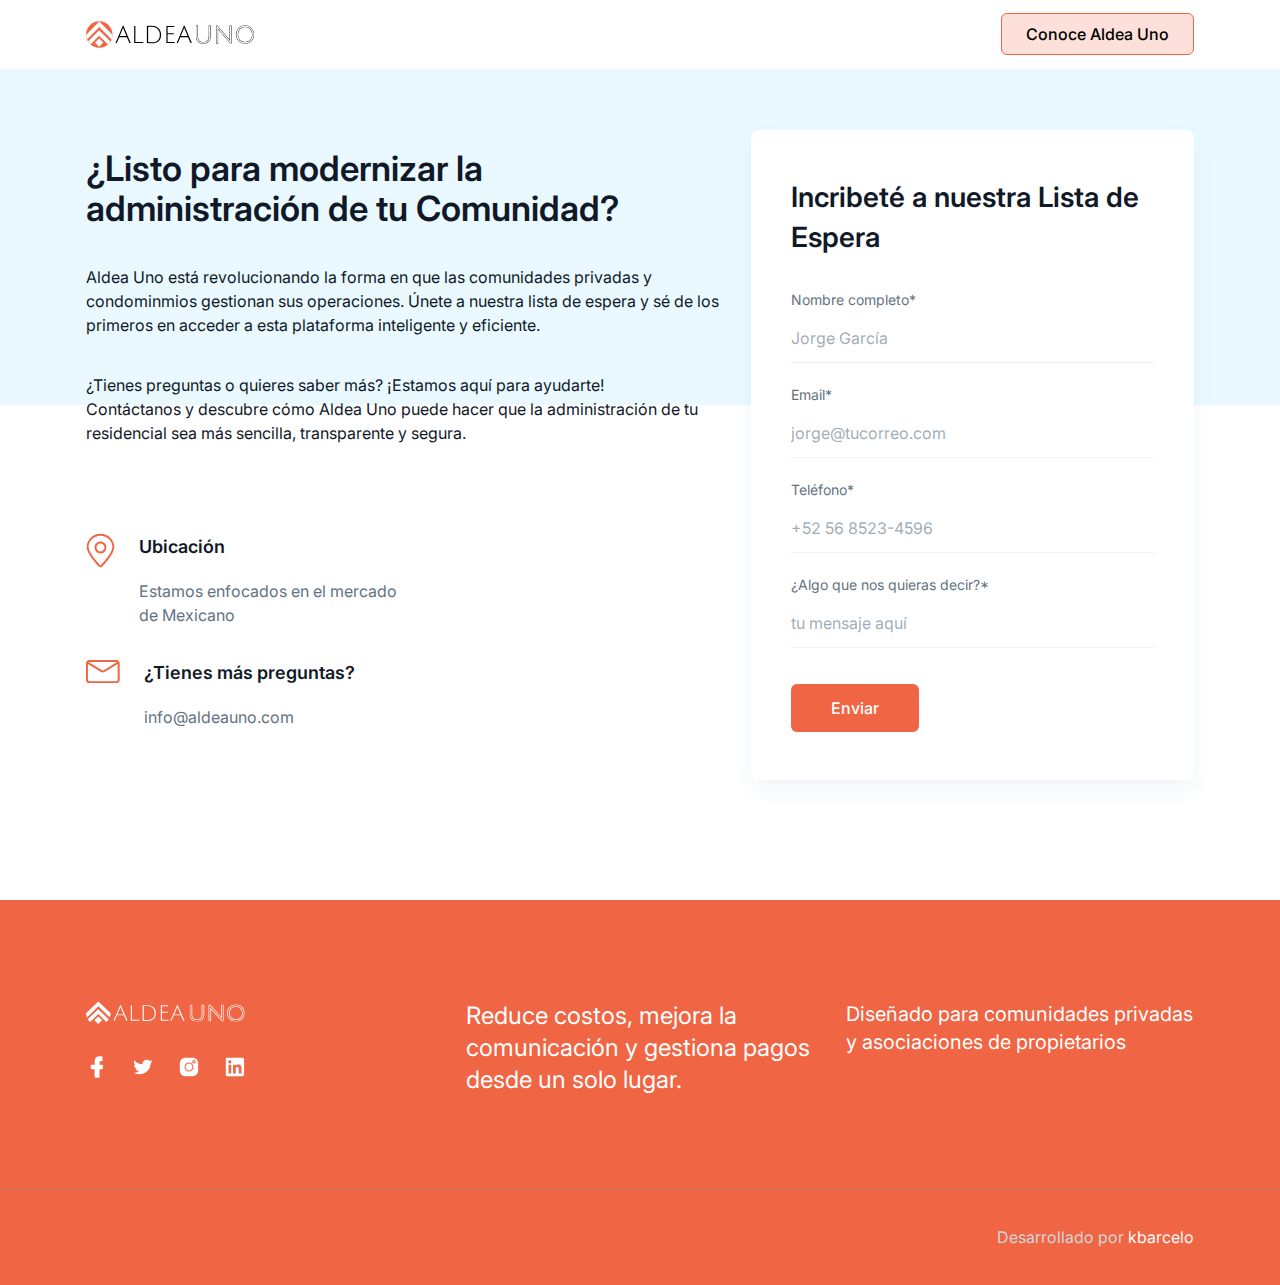
<file: contact.html>
<!doctype html>
<html lang="en">
  <head>
    <meta charset="UTF-8" />
    <meta http-equiv="X-UA-Compatible" content="IE=edge" />
    <meta name="viewport" content="width=device-width, initial-scale=1.0" />
    <title>Contacto | Aldea Uno</title>
    <link rel="icon" type="image/png" href="assets/images/logo/favicon-96x96.png" sizes="96x96" />
    <link rel="icon" type="image/svg+xml" href="assets/images/logo/favicon.svg" />
    <link rel="shortcut icon" href="assets/images/logo/favicon.ico" />
    <link rel="apple-touch-icon" sizes="180x180" href="assets/images/logo/apple-touch-icon.png" />
    <meta name="apple-mobile-web-app-title" content="AldeaOne" />
    <link rel="manifest" href="assets/images/logo/site.webmanifest" />
    <link rel="stylesheet" href="assets/css/animate.css" />
    <link rel="stylesheet" href="assets/css/tailwind.css" />

    <!-- ==== WOW JS ==== -->
    <script src="assets/js/wow.min.js"></script>
    <script>
      new WOW().init();
    </script>

        <!-- SuiteCRM Script -->

<script type="text/javascript" src='https://crm.kbdreams.com/public/cache/include/javascript/sugar_grp1.js?v=3G4AFzdSJpuFkXuw53Lj8w'></script>

<!-- End SuiteCRM Scrpt -->
  </head>

  <body>
    <!-- ====== Navbar Section Start -->
    <div
      class="absolute top-0 left-0 z-40 flex items-center w-full bg-white ud-header"
    >
      <div class="container">
        <div class="relative flex items-center justify-between -mx-4">
          <div class="max-w-full px-4 w-60">
            <a href="index.html" class="block w-full py-5 navbar-logo">
              <img
                src="assets/images/logo/logo.svg"
                alt="logo"
                class="w-full dark:hidden"
              />
              <img
                src="assets/images/logo/logo-white.svg"
                alt="logo"
                class="hidden w-full dark:block"
              />
            </a>
          </div>
          <div class="flex items-center justify-between w-full px-4">
            <div>
              <button
                id="navbarToggler"
                class="absolute right-4 top-1/2 block -translate-y-1/2 rounded-lg px-3 py-[6px] ring-primary focus:ring-2 lg:hidden"
              >
                <span
                  class="relative my-[6px] block h-[2px] w-[30px] bg-dark dark:bg-white"
                ></span>
                <span
                  class="relative my-[6px] block h-[2px] w-[30px] bg-dark dark:bg-white"
                ></span>
                <span
                  class="relative my-[6px] block h-[2px] w-[30px] bg-dark dark:bg-white"
                ></span>
              </button>
              <!-- <nav
                id="navbarCollapse"
                class="absolute right-4 top-full hidden w-full max-w-[250px] rounded-lg bg-white dark:bg-dark-2 py-5 shadow-lg lg:static lg:block lg:w-full lg:max-w-full lg:bg-transparent dark:lg:bg-transparent lg:py-0 lg:px-4 lg:shadow-none xl:px-6"
              >
                <ul class="blcok lg:flex 2xl:ml-20">
                  <li class="relative group">
                    <a
                      href="#home"
                      class="flex py-2 mx-8 text-base font-medium ud-menu-scroll text-dark dark:text-white group-hover:text-primary lg:mr-0 lg:inline-flex lg:py-6 lg:px-0 lg:text-body-color dark:lg:text-dark-6"
                    >
                      Home
                    </a>
                  </li>
                  <li class="relative group">
                    <a
                      href="/#about"
                      class="flex py-2 mx-8 text-base font-medium ud-menu-scroll text-dark dark:text-white group-hover:text-primary lg:mr-0 lg:ml-7 lg:inline-flex lg:py-6 lg:px-0 lg:text-body-color dark:lg:text-dark-6 xl:ml-10"
                    >
                      About
                    </a>
                  </li>
                  <li class="relative group">
                    <a
                      href="/#pricing"
                      class="flex py-2 mx-8 text-base font-medium ud-menu-scroll text-dark dark:text-white group-hover:text-primary lg:mr-0 lg:ml-7 lg:inline-flex lg:py-6 lg:px-0 lg:text-body-color dark:lg:text-dark-6 xl:ml-10"
                    >
                      Pricing
                    </a>
                  </li>
                  <li class="relative group">
                    <a
                      href="/#team"
                      class="flex py-2 mx-8 text-base font-medium ud-menu-scroll text-dark dark:text-white group-hover:text-primary lg:mr-0 lg:ml-7 lg:inline-flex lg:py-6 lg:px-0 lg:text-body-color dark:lg:text-dark-6 xl:ml-10"
                    >
                      Team
                    </a>
                  </li>
                  <li class="relative group">
                    <a
                      href="/#contact"
                      class="flex py-2 mx-8 text-base font-medium ud-menu-scroll text-dark dark:text-white group-hover:text-primary lg:mr-0 lg:ml-7 lg:inline-flex lg:py-6 lg:px-0 lg:text-body-color dark:lg:text-dark-6 xl:ml-10"
                    >
                      Contact
                    </a>
                  </li>
                  <li class="relative group">
                    <a
                      href="blog-grids.html"
                      class="flex py-2 mx-8 text-base font-medium ud-menu-scroll text-dark dark:text-white group-hover:text-primary lg:mr-0 lg:ml-7 lg:inline-flex lg:py-6 lg:px-0 lg:text-body-color dark:lg:text-dark-6 xl:ml-10"
                    >
                      Blog
                    </a>
                  </li>
                  <li class="relative submenu-item group">
                    <a
                      href="javascript:void(0)"
                      class="relative flex items-center justify-between py-2 mx-8 text-base font-medium text-primary group-hover:text-primary lg:mr-0 lg:ml-8 lg:inline-flex lg:py-6 lg:pl-0 lg:pr-4 xl:ml-10"
                    >
                      Pages

                      <svg
                        class="ml-2 fill-current"
                        width="16"
                        height="20"
                        viewBox="0 0 16 20"
                        fill="none"
                        xmlns="http://www.w3.org/2000/svg"
                      >
                        <path
                          d="M7.99999 14.9C7.84999 14.9 7.72499 14.85 7.59999 14.75L1.84999 9.10005C1.62499 8.87505 1.62499 8.52505 1.84999 8.30005C2.07499 8.07505 2.42499 8.07505 2.64999 8.30005L7.99999 13.525L13.35 8.25005C13.575 8.02505 13.925 8.02505 14.15 8.25005C14.375 8.47505 14.375 8.82505 14.15 9.05005L8.39999 14.7C8.27499 14.825 8.14999 14.9 7.99999 14.9Z"
                        />
                      </svg>
                    </a>
                    <div
                      class="submenu relative top-full left-0 hidden w-[250px] rounded-sm bg-white dark:bg-dark-2 p-4 transition-[top] duration-300 group-hover:opacity-100 lg:invisible lg:absolute lg:top-[110%] lg:block lg:opacity-0 lg:shadow-lg lg:group-hover:visible lg:group-hover:top-full"
                    >
                      <a
                        href="about.html"
                        class="block rounded py-[10px] px-4 text-sm text-body-color dark:text-dark-6 hover:text-primary dark:hover:text-primary"
                      >
                        About Page
                      </a>
                      <a
                        href="pricing.html"
                        class="block rounded py-[10px] px-4 text-sm text-body-color dark:text-dark-6 hover:text-primary dark:hover:text-primary"
                      >
                        Pricing Page
                      </a>
                      <a
                        href="contact.html"
                        class="block rounded py-[10px] px-4 text-sm text-primary hover:text-primary dark:hover:text-primary"
                      >
                        Contact Page
                      </a>
                      <a
                        href="blog-grids.html"
                        class="block rounded py-[10px] px-4 text-sm text-body-color dark:text-dark-6 hover:text-primary dark:hover:text-primary"
                      >
                        Blog Grid Page
                      </a>
                      <a
                        href="blog-details.html"
                        class="block rounded py-[10px] px-4 text-sm text-body-color dark:text-dark-6 hover:text-primary dark:hover:text-primary"
                      >
                        Blog Details Page
                      </a>
                      <a
                        href="signup.html"
                        class="block rounded py-[10px] px-4 text-sm text-body-color dark:text-dark-6 hover:text-primary dark:hover:text-primary"
                      >
                        Sign Up Page
                      </a>
                      <a
                        href="signin.html"
                        class="block rounded py-[10px] px-4 text-sm text-body-color dark:text-dark-6 hover:text-primary dark:hover:text-primary"
                      >
                        Sign In Page
                      </a>
                      <a
                        href="404.html"
                        class="block rounded py-[10px] px-4 text-sm text-body-color dark:text-dark-6 hover:text-primary dark:hover:text-primary"
                      >
                        404 Page
                      </a>
                    </div>
                  </li>
                </ul>
              </nav> -->
            </div>
            <div class="flex items-center justify-end pr-16 lg:pr-0">
              <!-- <label
                for="themeSwitcher"
                class="inline-flex items-center cursor-pointer"
                aria-label="themeSwitcher"
                name="themeSwitcher"
              >
                <input
                  type="checkbox"
                  name="themeSwitcher"
                  id="themeSwitcher"
                  class="sr-only"
                />
                <span class="block text-dark dark:hidden dark:text-white">
                  <svg
                    class="fill-current"
                    width="24"
                    height="24"
                    viewBox="0 0 24 24"
                    fill="none"
                    xmlns="http://www.w3.org/2000/svg"
                  >
                    <path
                      d="M13.3125 1.50001C12.675 1.31251 12.0375 1.16251 11.3625 1.05001C10.875 0.975006 10.35 1.23751 10.1625 1.68751C9.93751 2.13751 10.05 2.70001 10.425 3.00001C13.0875 5.47501 14.0625 9.11251 12.975 12.525C11.775 16.3125 8.25001 18.975 4.16251 19.0875C3.63751 19.0875 3.22501 19.425 3.07501 19.9125C2.92501 20.4 3.15001 20.925 3.56251 21.1875C4.50001 21.75 5.43751 22.2 6.37501 22.5C7.46251 22.8375 8.58751 22.9875 9.71251 22.9875C11.625 22.9875 13.5 22.5 15.1875 21.5625C17.85 20.1 19.725 17.7375 20.55 14.8875C22.1625 9.26251 18.975 3.37501 13.3125 1.50001ZM18.9375 14.4C18.2625 16.8375 16.6125 18.825 14.4 20.0625C12.075 21.3375 9.41251 21.6 6.90001 20.85C6.63751 20.775 6.33751 20.6625 6.07501 20.55C10.05 19.7625 13.35 16.9125 14.5875 13.0125C15.675 9.56251 15 5.92501 12.7875 3.07501C17.5875 4.68751 20.2875 9.67501 18.9375 14.4Z"
                    />
                  </svg>
                </span>
                <span class="hidden text-dark dark:block dark:text-white">
                  <svg
                    class="fill-current"
                    width="24"
                    height="24"
                    viewBox="0 0 24 24"
                    fill="none"
                    xmlns="http://www.w3.org/2000/svg"
                  >
                    <g clip-path="url(#clip0_2172_3070)">
                      <path
                        d="M12 6.89999C9.18752 6.89999 6.90002 9.18749 6.90002 12C6.90002 14.8125 9.18752 17.1 12 17.1C14.8125 17.1 17.1 14.8125 17.1 12C17.1 9.18749 14.8125 6.89999 12 6.89999ZM12 15.4125C10.125 15.4125 8.58752 13.875 8.58752 12C8.58752 10.125 10.125 8.58749 12 8.58749C13.875 8.58749 15.4125 10.125 15.4125 12C15.4125 13.875 13.875 15.4125 12 15.4125Z"
                      />
                      <path
                        d="M12 4.2375C12.45 4.2375 12.8625 3.8625 12.8625 3.375V1.5C12.8625 1.05 12.4875 0.637497 12 0.637497C11.55 0.637497 11.1375 1.0125 11.1375 1.5V3.4125C11.175 3.8625 11.55 4.2375 12 4.2375Z"
                      />
                      <path
                        d="M12 19.7625C11.55 19.7625 11.1375 20.1375 11.1375 20.625V22.5C11.1375 22.95 11.5125 23.3625 12 23.3625C12.45 23.3625 12.8625 22.9875 12.8625 22.5V20.5875C12.8625 20.1375 12.45 19.7625 12 19.7625Z"
                      />
                      <path
                        d="M18.1125 6.74999C18.3375 6.74999 18.5625 6.67499 18.7125 6.48749L19.9125 5.28749C20.25 4.94999 20.25 4.42499 19.9125 4.08749C19.575 3.74999 19.05 3.74999 18.7125 4.08749L17.5125 5.28749C17.175 5.62499 17.175 6.14999 17.5125 6.48749C17.6625 6.67499 17.8875 6.74999 18.1125 6.74999Z"
                      />
                      <path
                        d="M5.32501 17.5125L4.12501 18.675C3.78751 19.0125 3.78751 19.5375 4.12501 19.875C4.27501 20.025 4.50001 20.1375 4.72501 20.1375C4.95001 20.1375 5.17501 20.0625 5.32501 19.875L6.52501 18.675C6.86251 18.3375 6.86251 17.8125 6.52501 17.475C6.18751 17.175 5.62501 17.175 5.32501 17.5125Z"
                      />
                      <path
                        d="M22.5 11.175H20.5875C20.1375 11.175 19.725 11.55 19.725 12.0375C19.725 12.4875 20.1 12.9 20.5875 12.9H22.5C22.95 12.9 23.3625 12.525 23.3625 12.0375C23.3625 11.55 22.95 11.175 22.5 11.175Z"
                      />
                      <path
                        d="M4.23751 12C4.23751 11.55 3.86251 11.1375 3.37501 11.1375H1.50001C1.05001 11.1375 0.637512 11.5125 0.637512 12C0.637512 12.45 1.01251 12.8625 1.50001 12.8625H3.41251C3.86251 12.8625 4.23751 12.45 4.23751 12Z"
                      />
                      <path
                        d="M18.675 17.5125C18.3375 17.175 17.8125 17.175 17.475 17.5125C17.1375 17.85 17.1375 18.375 17.475 18.7125L18.675 19.9125C18.825 20.0625 19.05 20.175 19.275 20.175C19.5 20.175 19.725 20.1 19.875 19.9125C20.2125 19.575 20.2125 19.05 19.875 18.7125L18.675 17.5125Z"
                      />
                      <path
                        d="M5.32501 4.125C4.98751 3.7875 4.46251 3.7875 4.12501 4.125C3.78751 4.4625 3.78751 4.9875 4.12501 5.325L5.32501 6.525C5.47501 6.675 5.70001 6.7875 5.92501 6.7875C6.15001 6.7875 6.37501 6.7125 6.52501 6.525C6.86251 6.1875 6.86251 5.6625 6.52501 5.325L5.32501 4.125Z"
                      />
                    </g>
                    <defs>
                      <clipPath id="clip0_2172_3070">
                        <rect width="24" height="24" fill="white" />
                      </clipPath>
                    </defs>
                  </svg>
                </span>
              </label> -->
              <div class="hidden ml-2 sm:flex">
                <!-- <a
                  href="signin.html"
                  class="loginBtn px-[22px] py-2 text-base font-medium text-white hover:opacity-70"
                >
                  Sign In
                </a> -->
                <a
                  href="index.html"
                  class="
                  signUpBtn rounded-md bg-primary bg-opacity-20 border-primary border  px-6 py-2 text-base font-medium duration-300 ease-in-out hover:bg-opacity-100 hover:text-dark
                  "
                >
                 Conoce Aldea Uno
                </a>
              </div>
            </div>
          </div>
        </div>
      </div>
    </div>
    <!-- ====== Navbar Section End -->

    <!-- ====== Banner Section Start -->
    <!-- <div class="relative z-10 overflow-hidden pt-[120px] pb-[60px] md:pt-[130px] lg:pt-[160px] dark:bg-dark">
    <div
      class="absolute bottom-0 left-0 w-full h-px bg-gradient-to-r from-stroke/0 via-stroke dark:via-dark-3 to-stroke/0">
    </div>
    <div class="container">
      <div class="flex flex-wrap items-center -mx-4">
        <div class="w-full px-4">
          <div class="text-center">
            <h1 class="mb-4 text-3xl font-bold text-dark dark:text-white sm:text-4xl md:text-[40px] md:leading-[1.2]">
              Contact Page</h1>
            <p class="mb-5 text-base text-body-color dark:text-dark-6">
              There are many variations of passages of Lorem Ipsum available.
            </p>

            <ul class="flex items-center justify-center gap-[10px]">
              <li>
                <a href="index.html"
                  class="flex items-center gap-[10px] text-base font-medium text-dark dark:text-white">
                  Home
                </a>
              </li>
              <li>
                <a href="javascript:void(0)" class="flex items-center gap-[10px] text-base font-medium text-body-color">
                  <span class="text-body-color dark:text-dark-6"> / </span>
                  Contact us
                </a>
              </li>
            </ul>
          </div>
        </div>
      </div>
    </div>
  </div> -->
    <!-- ====== Banner Section End -->

    <!-- ====== Contact Start ====== -->
    <section id="contact" class="relative py-20 md:py-[120px]  pt-[120px] pb-[60px] md:pt-[130px] ">
      <div
        class="absolute top-0 left-0 -z-[1] w-full dark:bg-dark h-full"
      ></div>
      <div
        class="absolute top-0 left-0 -z-[1]  w-full bg-[#E9F9FF] dark:bg-dark-700 lg:h-[45%] xl:h-1 h-full
        "
      ></div>
      <div class="container px-4">
        <div class="flex flex-wrap items-center -mx-4">
          <div class="w-full px-4 lg:w-7/12 xl:w-7/12">
            <div class="ud-contact-content-wrapper">
              <div class="ud-contact-title mb-12 lg:mb-[100px]">
                <!-- <span
                  class="block mb-6 text-base font-medium text-dark dark:text-white"
                >
                  CONTACT US
                </span> -->
                <h2
                class="max-w-[460px] text-[35px] font-semibold leading-[1.14] text-dark dark:text-white mb-9"
              >
              ¿Listo para modernizar la administración de tu Comunidad?
              </h2>
              <p class="text-dark dark:text-white mb-9">
                Aldea Uno está revolucionando la forma en que las comunidades privadas y condominmios gestionan sus operaciones. Únete a nuestra lista de espera y sé de los primeros en acceder a esta plataforma inteligente y eficiente.
                </p>
                <p class="text-dark dark:text-white pb-10">
                  ¿Tienes preguntas o quieres saber más? ¡Estamos aquí para ayudarte! <br/>Contáctanos y descubre cómo Aldea Uno puede hacer que la administración de tu residencial sea más sencilla, transparente y segura.
              </p>
              </div>
              <div class="flex flex-wrap justify-between mb-12 lg:mb-0">
                <div class="mb-8 flex w-[330px] max-w-full">
                  <div class="mr-6 text-[32px] text-primary">
                    <svg
                      width="29"
                      height="35"
                      viewBox="0 0 29 35"
                      class="fill-current"
                    >
                      <path
                        d="M14.5 0.710938C6.89844 0.710938 0.664062 6.72656 0.664062 14.0547C0.664062 19.9062 9.03125 29.5859 12.6406 33.5234C13.1328 34.0703 13.7891 34.3437 14.5 34.3437C15.2109 34.3437 15.8672 34.0703 16.3594 33.5234C19.9688 29.6406 28.3359 19.9062 28.3359 14.0547C28.3359 6.67188 22.1016 0.710938 14.5 0.710938ZM14.9375 32.2109C14.6641 32.4844 14.2812 32.4844 14.0625 32.2109C11.3828 29.3125 2.57812 19.3594 2.57812 14.0547C2.57812 7.71094 7.9375 2.625 14.5 2.625C21.0625 2.625 26.4219 7.76562 26.4219 14.0547C26.4219 19.3594 17.6172 29.2578 14.9375 32.2109Z"
                      />
                      <path
                        d="M14.5 8.58594C11.2734 8.58594 8.59375 11.2109 8.59375 14.4922C8.59375 17.7188 11.2187 20.3984 14.5 20.3984C17.7812 20.3984 20.4062 17.7734 20.4062 14.4922C20.4062 11.2109 17.7266 8.58594 14.5 8.58594ZM14.5 18.4297C12.3125 18.4297 10.5078 16.625 10.5078 14.4375C10.5078 12.25 12.3125 10.4453 14.5 10.4453C16.6875 10.4453 18.4922 12.25 18.4922 14.4375C18.4922 16.625 16.6875 18.4297 14.5 18.4297Z"
                      />
                    </svg>
                  </div>
                  <div>
                    <h5
                      class="mb-[18px] text-lg font-semibold text-dark dark:text-white"
                    >
                      Ubicación
                    </h5>
                    <p class="text-base text-body-color dark:text-dark-6">
                      Estamos enfocados en el mercado de Mexicano
                    </p>
                  </div>
                </div>
                <div class="mb-8 flex w-[330px] max-w-full">
                  <div class="mr-6 text-[32px] text-primary">
                    <svg
                      width="34"
                      height="25"
                      viewBox="0 0 34 25"
                      class="fill-current"
                    >
                      <path
                        d="M30.5156 0.960938H3.17188C1.42188 0.960938 0 2.38281 0 4.13281V20.9219C0 22.6719 1.42188 24.0938 3.17188 24.0938H30.5156C32.2656 24.0938 33.6875 22.6719 33.6875 20.9219V4.13281C33.6875 2.38281 32.2656 0.960938 30.5156 0.960938ZM30.5156 2.875C30.7891 2.875 31.0078 2.92969 31.2266 3.09375L17.6094 11.3516C17.1172 11.625 16.5703 11.625 16.0781 11.3516L2.46094 3.09375C2.67969 2.98438 2.89844 2.875 3.17188 2.875H30.5156ZM30.5156 22.125H3.17188C2.51562 22.125 1.91406 21.5781 1.91406 20.8672V5.00781L15.0391 12.9922C15.5859 13.3203 16.1875 13.4844 16.7891 13.4844C17.3906 13.4844 17.9922 13.3203 18.5391 12.9922L31.6641 5.00781V20.8672C31.7734 21.5781 31.1719 22.125 30.5156 22.125Z"
                      />
                    </svg>
                  </div>
                  <div>
                    <h5
                      class="mb-[18px] text-lg font-semibold text-dark dark:text-white"
                    >
                      ¿Tienes más preguntas?
                    </h5>
                    <p class="text-base text-body-color dark:text-dark-6">
                      info@aldeauno.com
                    </p>
                    <!-- <p class="mt-1 text-base text-body-color dark:text-dark-6">
                      contact@yourdomain.com
                    </p> -->
                  </div>
                </div>
              </div>
            </div>
          </div>
          <div class="w-full px-4 lg:w-5/12 xl:w-5/12">
            <div
              class="wow fadeInUp rounded-lg bg-white dark:bg-dark-2 py-10 px-8 shadow-testimonial dark:shadow-none sm:py-12 sm:px-10 md:p-[60px] lg:p-10 lg:py-12 lg:px-10 2xl:p-[60px]"
              data-wow-delay=".2s
                "
            >
              <h3
                class="mb-8 text-2xl font-semibold md:text-[28px] md:leading-[1.42] text-dark dark:text-white"
              >
                Incribeté a nuestra Lista de Espera
              </h3>
              <form id="WebToLeadForm" action="https://crm.kbdreams.com/public/index.php?entryPoint=WebToPersonCapture" method="POST" name="WebToLeadForm">
                <div class="mb-[22px]">
                  <label
                    for="last_name"
                    class="mb-4 block text-sm text-body-color dark:text-dark-6"
                    >Nombre completo*</label
                  >
                  <input
                    type="text"
                    name="last_name" id="last_name"
                    placeholder="Jorge García"
                    class="w-full border-0 border-b border-[#f1f1f1] bg-transparent pb-3 text-body-color placeholder:text-body-color/60 focus:border-primary focus:outline-none dark:border-dark-3 dark:text-dark-6"
                  />
                </div>
                <div class="mb-[22px]">
                  <label
                    for="email1"
                    class="mb-4 block text-sm text-body-color dark:text-dark-6"
                    >Email*</label
                  >
                  <input
                    type="email"
                    name="email1" id="email1"
                    placeholder="jorge@tucorreo.com"
                    class="w-full border-0 border-b border-[#f1f1f1] bg-transparent pb-3 text-body-color placeholder:text-body-color/60 focus:border-primary focus:outline-none dark:border-dark-3 dark:text-dark-6"
                  />
                </div>
                <div class="mb-[22px]">
                  <label
                    for="phone"
                    class="mb-4 block text-sm text-body-color dark:text-dark-6"
                    >Teléfono*</label
                  >
                  <input
                    type="text"
                    name="phone_mobile" id="phone_mobile"
                    placeholder="+52 56 8523-4596"
                    class="w-full border-0 border-b border-[#f1f1f1] bg-transparent pb-3 text-body-color placeholder:text-body-color/60 focus:border-primary focus:outline-none dark:border-dark-3 dark:text-dark-6"
                  />
                </div>
                <div class="mb-[30px]">
                  <label
                    for="description"
                    class="mb-4 block text-sm text-body-color dark:text-dark-6"
                    >¿Algo que nos quieras decir?*</label
                  >
                  <textarea
                  name="description" id="description"
                    rows="1"
                    placeholder="tu mensaje aquí"
                    class="w-full resize-none border-0 border-b border-[#f1f1f1] bg-transparent pb-3 text-body-color placeholder:text-body-color/60 focus:border-primary focus:outline-none dark:border-dark-3 dark:text-dark-6"
                  ></textarea>
                </div>
                <div class="mb-0">
                  <button
                    type="submit"
                    class="inline-flex items-center justify-center rounded-md bg-primary px-10 py-3 text-base font-medium text-white transition duration-300 ease-in-out hover:bg-blue-dark"
                    onclick="submit_form()"
                  >
                    Enviar
                  </button>
                </div>
                <input name="campaign_id" id="campaign_id" type="hidden" value="eb7a36fb-a38e-eea6-2a40-67a1f75fa326" /> <input name="redirect_url" id="redirect_url" type="hidden" value="http://127.0.0.1:3000/gracias.html" /> <input name="assigned_user_id" id="assigned_user_id" type="hidden" value="1" /> <input name="moduleDir" id="moduleDir" type="hidden" value="Leads" />
              </form>
            </div>
          </div>
        </div>
      </div>
    </section>
    <!-- ====== Contact End ====== -->

     <!-- ====== Footer Section Start -->
     <footer
     class="wow fadeInUp relative z-10 bg-primary pt-20 lg:pt-[100px]"
     data-wow-delay=".15s"
   >
     <div class="container">
       <div class="-mx-4 flex flex-wrap">
         <div class="w-full px-4 sm:w-1/2 md:w-1/2 lg:w-4/12 xl:w-4/12">
           <div class="mb-10 w-full">
             <a
               href="javascript:void(0)"
               class="mb-6 inline-block max-w-[160px]"
             >
               <img
                 src="assets/images/logo/logo-white.svg"
                 alt="logo"
                 class="max-w-full"
               />
             </a>

             <div class="-mx-3 flex items-center">
               <a
                 href="javascript:void(0)"
                 class="px-3 text-white hover:text-white"
               >
                 <svg
                   width="22"
                   height="22"
                   viewBox="0 0 22 22"
                   fill="none"
                   xmlns="http://www.w3.org/2000/svg"
                   class="fill-current"
                 >
                   <path
                     d="M16.294 8.86875H14.369H13.6815V8.18125V6.05V5.3625H14.369H15.8128C16.1909 5.3625 16.5003 5.0875 16.5003 4.675V1.03125C16.5003 0.653125 16.2253 0.34375 15.8128 0.34375H13.3034C10.5878 0.34375 8.69714 2.26875 8.69714 5.12187V8.1125V8.8H8.00964H5.67214C5.19089 8.8 4.74402 9.17812 4.74402 9.72812V12.2031C4.74402 12.6844 5.12214 13.1313 5.67214 13.1313H7.94089H8.62839V13.8188V20.7281C8.62839 21.2094 9.00652 21.6562 9.55652 21.6562H12.7878C12.994 21.6562 13.1659 21.5531 13.3034 21.4156C13.4409 21.2781 13.544 21.0375 13.544 20.8312V13.8531V13.1656H14.2659H15.8128C16.2596 13.1656 16.6034 12.8906 16.6721 12.4781V12.4438V12.4094L17.1534 10.0375C17.1878 9.79688 17.1534 9.52187 16.9471 9.24687C16.8784 9.075 16.569 8.90312 16.294 8.86875Z"
                   />
                 </svg>
               </a>
               <a
                 href="javascript:void(0)"
                 class="px-3 text-white hover:text-white"
               >
                 <svg
                   width="22"
                   height="22"
                   viewBox="0 0 22 22"
                   fill="none"
                   xmlns="http://www.w3.org/2000/svg"
                   class="fill-current"
                 >
                   <path
                     d="M20.1236 5.91236C20.2461 5.76952 20.0863 5.58286 19.905 5.64972C19.5004 5.79896 19.1306 5.8974 18.5837 5.95817C19.2564 5.58362 19.5693 5.04828 19.8237 4.39259C19.885 4.23443 19.7 4.09092 19.5406 4.16647C18.8931 4.47345 18.1945 4.70121 17.4599 4.83578C16.7338 4.11617 15.6988 3.6665 14.5539 3.6665C12.3554 3.6665 10.5725 5.32454 10.5725 7.36908C10.5725 7.65933 10.6081 7.94206 10.6752 8.21276C7.51486 8.06551 4.6968 6.71359 2.73896 4.64056C2.60477 4.49848 2.36128 4.51734 2.27772 4.69063C2.05482 5.15296 1.93056 5.66584 1.93056 6.20582C1.93056 7.49014 2.6332 8.62331 3.70132 9.28732C3.22241 9.27293 2.76441 9.17961 2.34234 9.02125C2.13684 8.94416 1.90127 9.07964 1.92888 9.28686C2.14084 10.8781 3.42915 12.1909 5.09205 12.5011C4.75811 12.586 4.40639 12.6311 4.04253 12.6311C3.95431 12.6311 3.86685 12.6284 3.78019 12.6231C3.55967 12.6094 3.38044 12.8067 3.47499 12.9954C4.09879 14.2404 5.44575 15.1096 7.0132 15.1367C5.65077 16.13 3.93418 16.7218 2.06882 16.7218C1.83882 16.7218 1.74015 17.0175 1.9442 17.1178C3.52016 17.8924 5.31487 18.3332 7.22182 18.3332C14.545 18.3332 18.549 12.6914 18.549 7.79843C18.549 7.63827 18.545 7.47811 18.5377 7.31945C19.1321 6.92012 19.6664 6.44528 20.1236 5.91236Z"
                   />
                 </svg>
               </a>
               <a
                 href="javascript:void(0)"
                 class="px-3 text-white hover:text-white"
               >
                 <svg
                   width="22"
                   height="22"
                   viewBox="0 0 22 22"
                   fill="none"
                   xmlns="http://www.w3.org/2000/svg"
                   class="fill-current"
                 >
                   <path
                     d="M11.0297 14.4305C12.9241 14.4305 14.4598 12.8948 14.4598 11.0004C14.4598 9.10602 12.9241 7.57031 11.0297 7.57031C9.13529 7.57031 7.59958 9.10602 7.59958 11.0004C7.59958 12.8948 9.13529 14.4305 11.0297 14.4305Z"
                   />
                   <path
                     d="M14.7554 1.8335H7.24463C4.25807 1.8335 1.83334 4.25823 1.83334 7.24479V14.6964C1.83334 17.7421 4.25807 20.1668 7.24463 20.1668H14.6962C17.7419 20.1668 20.1667 17.7421 20.1667 14.7555V7.24479C20.1667 4.25823 17.7419 1.8335 14.7554 1.8335ZM11.0296 15.4948C8.51614 15.4948 6.53496 13.4545 6.53496 11.0002C6.53496 8.54586 8.54571 6.50554 11.0296 6.50554C13.4839 6.50554 15.4946 8.54586 15.4946 11.0002C15.4946 13.4545 13.5134 15.4948 11.0296 15.4948ZM17.2393 6.91952C16.9436 7.24479 16.5 7.42221 15.9973 7.42221C15.5538 7.42221 15.1102 7.24479 14.7554 6.91952C14.4301 6.59425 14.2527 6.18027 14.2527 5.67758C14.2527 5.17489 14.4301 4.79049 14.7554 4.43565C15.0807 4.08081 15.4946 3.90339 15.9973 3.90339C16.4409 3.90339 16.914 4.08081 17.2393 4.40608C17.535 4.79049 17.7419 5.23403 17.7419 5.70715C17.7124 6.18027 17.535 6.59425 17.2393 6.91952Z"
                   />
                   <path
                     d="M16.0276 4.96777C15.6432 4.96777 15.318 5.29304 15.318 5.67745C15.318 6.06186 15.6432 6.38713 16.0276 6.38713C16.412 6.38713 16.7373 6.06186 16.7373 5.67745C16.7373 5.29304 16.4416 4.96777 16.0276 4.96777Z"
                   />
                 </svg>
               </a>
               <a
                 href="javascript:void(0)"
                 class="px-3 text-white hover:text-white"
               >
                 <svg
                   width="22"
                   height="22"
                   viewBox="0 0 22 22"
                   fill="none"
                   xmlns="http://www.w3.org/2000/svg"
                   class="fill-current"
                 >
                   <path
                     d="M18.8065 1.8335H3.16399C2.42474 1.8335 1.83334 2.42489 1.83334 3.16414V18.8362C1.83334 19.5459 2.42474 20.1668 3.16399 20.1668H18.7473C19.4866 20.1668 20.078 19.5754 20.078 18.8362V3.13457C20.1371 2.42489 19.5457 1.8335 18.8065 1.8335ZM7.24464 17.4168H4.55379V8.69371H7.24464V17.4168ZM5.88443 7.48135C4.99733 7.48135 4.31721 6.77167 4.31721 5.91414C4.31721 5.05661 5.0269 4.34694 5.88443 4.34694C6.74196 4.34694 7.45163 5.05661 7.45163 5.91414C7.45163 6.77167 6.8011 7.48135 5.88443 7.48135ZM17.4463 17.4168H14.7554V13.1883C14.7554 12.183 14.7258 10.8523 13.336 10.8523C11.9167 10.8523 11.7097 11.976 11.7097 13.0996V17.4168H9.01884V8.69371H11.6506V9.90608H11.6801C12.0645 9.1964 12.9221 8.48672 14.2527 8.48672C17.0027 8.48672 17.5054 10.2609 17.5054 12.6856V17.4168H17.4463Z"
                   />
                 </svg>
               </a>
             </div>
           </div>
         </div>
         <div class="w-full px-4 sm:w-1/2 md:w-1/2 lg:w-4/12 xl:w-4/12">
           <p class="mb-8  text-2xl text-white">
             Reduce costos, mejora la comunicación y gestiona pagos desde un
             solo lugar.
           </p>
           
         </div>
         <div class="w-full px-4 sm:w-1/2 md:w-1/2 lg:w-4/12 xl:w-4/12">
           <p class="mb-8  text-xl text-white">
             Diseñado para comunidades privadas y asociaciones de propietarios
             </p>
           </p>
           </div>
         </div>
         <!-- <div class="w-full px-4 sm:w-1/2 md:w-1/2 lg:w-2/12 xl:w-2/12">
           <div class="mb-10 w-full">
             <h4 class="mb-9 text-lg font-semibold text-white">About Us</h4>
             <ul>
               <li>
                 <a
                   href="javascript:void(0)"
                   class="mb-3 inline-block text-base text-gray-7 hover:text-primary"
                 >
                   Home
                 </a>
               </li>
               <li>
                 <a
                   href="javascript:void(0)"
                   class="mb-3 inline-block text-base text-gray-7 hover:text-primary"
                 >
                   Features
                 </a>
               </li>
               <li>
                 <a
                   href="javascript:void(0)"
                   class="mb-3 inline-block text-base text-gray-7 hover:text-primary"
                 >
                   About
                 </a>
               </li>
               <li>
                 <a
                   href="javascript:void(0)"
                   class="mb-3 inline-block text-base text-gray-7 hover:text-primary"
                 >
                   Testimonial
                 </a>
               </li>
             </ul>
           </div>
         </div>
         <div class="w-full px-4 sm:w-1/2 md:w-1/2 lg:w-3/12 xl:w-2/12">
           <div class="mb-10 w-full">
             <h4 class="mb-9 text-lg font-semibold text-white">Features</h4>
             <ul>
               <li>
                 <a
                   href="javascript:void(0)"
                   class="mb-3 inline-block text-base text-gray-7 hover:text-primary"
                 >
                   How it works
                 </a>
               </li>
               <li>
                 <a
                   href="javascript:void(0)"
                   class="mb-3 inline-block text-base text-gray-7 hover:text-primary"
                 >
                   Privacy policy
                 </a>
               </li>
               <li>
                 <a
                   href="javascript:void(0)"
                   class="mb-3 inline-block text-base text-gray-7 hover:text-primary"
                 >
                   Terms of Service
                 </a>
               </li>
               <li>
                 <a
                   href="javascript:void(0)"
                   class="mb-3 inline-block text-base text-gray-7 hover:text-primary"
                 >
                   Refund policy
                 </a>
               </li>
             </ul>
           </div>
         </div>
         <div class="w-full px-4 sm:w-1/2 md:w-1/2 lg:w-3/12 xl:w-2/12">
           <div class="mb-10 w-full">
             <h4 class="mb-9 text-lg font-semibold text-white">
               Our Products
             </h4>
             <ul>
               <li>
                 <a
                   href="javascript:void(0)"
                   class="mb-3 inline-block text-base text-gray-7 hover:text-primary"
                 >
                   LineIcons
                 </a>
               </li>
               <li>
                 <a
                   href="javascript:void(0)"
                   class="mb-3 inline-block text-base text-gray-7 hover:text-primary"
                 >
                   Ecommerce HTML
                 </a>
               </li>
               <li>
                 <a
                   href="javascript:void(0)"
                   class="mb-3 inline-block text-base text-gray-7 hover:text-primary"
                 >
                   TailAdmin
                 </a>
               </li>
               <li>
                 <a
                   href="javascript:void(0)"
                   class="mb-3 inline-block text-base text-gray-7 hover:text-primary"
                 >
                   PlainAdmin
                 </a>
               </li>
             </ul>
           </div>
         </div>
         <div class="w-full px-4 md:w-2/3 lg:w-6/12 xl:w-3/12">
           <div class="mb-10 w-full">
             <h4 class="mb-9 text-lg font-semibold text-white">Latest blog</h4>
             <div class="flex flex-col gap-8">
               <a
                 href="blog-details.html"
                 class="group flex items-center gap-[22px]"
               >
                 <div class="overflow-hidden rounded">
                   <img
                     src="./assets/images/blog/blog-footer-01.jpg"
                     alt="blog"
                   />
                 </div>
                 <span
                   class="max-w-[180px] text-base text-gray-7 group-hover:text-white"
                 >
                   I think really important to design with...
                 </span>
               </a>
               <a
                 href="blog-details.html"
                 class="group flex items-center gap-[22px]"
               >
                 <div class="overflow-hidden rounded">
                   <img
                     src="./assets/images/blog/blog-footer-02.jpg"
                     alt="blog"
                   />
                 </div>
                 <span
                   class="max-w-[180px] text-base text-gray-7 group-hover:text-white"
                 >
                   Recognizing the need is the primary...
                 </span>
               </a>
             </div>
           </div>
         </div> -->
       </div>
     </div>

     <div
       class="mt-12 border-t border-[#8890A4] border-opacity-40 py-8 lg:mt-[60px]"
     >
       <div class="container">
         <div class="-mx-4 flex flex-wrap">
           <div class="w-full px-4 md:w-2/3 lg:w-1/2">
             <!-- <div class="my-1">
               <div
                 class="-mx-3 flex items-center justify-center md:justify-start"
               >
                 <a
                   href="javascript:void(0)"
                   class="px-3 text-base text-gray-7 hover:text-white hover:underline"
                 >
                   Privacy policy
                 </a>
                 <a
                   href="javascript:void(0)"
                   class="px-3 text-base text-gray-7 hover:text-white hover:underline"
                 >
                   Legal notice
                 </a>
                 <a
                   href="javascript:void(0)"
                   class="px-3 text-base text-gray-7 hover:text-white hover:underline"
                 >
                   Terms of service
                 </a>
               </div>
             </div> -->
           </div>
           <div class="w-full px-4 md:w-1/3 lg:w-1/2">
             <div class="my-1 flex justify-center md:justify-end">
               <p class="text-base text-gray-7">
                 Desarrollado por
                 <a
                   href="https://kbarcelo.com"
                   rel="nofollow noopner"
                   target="_blank"
                   class="text-gray-1 hover:underline"
                 >
                   kbarcelo
                 </a>
               </p>
             </div>
           </div>
         </div>
       </div>
     </div>

     <!-- <div>
       <span class="absolute left-0 top-0 z-[-1]">
         <img src="assets/images/footer/shape-1.svg" alt="" />
       </span>

       <span class="absolute bottom-0 right-0 z-[-1]">
         <img src="assets/images/footer/shape-3.svg" alt="" />
       </span>

       <span class="absolute right-0 top-0 z-[-1]">
         <svg
           width="102"
           height="102"
           viewBox="0 0 102 102"
           fill="none"
           xmlns="http://www.w3.org/2000/svg"
         >
           <path
             d="M1.8667 33.1956C2.89765 33.1956 3.7334 34.0318 3.7334 35.0633C3.7334 36.0947 2.89765 36.9309 1.8667 36.9309C0.835744 36.9309 4.50645e-08 36.0947 0 35.0633C-4.50645e-08 34.0318 0.835744 33.1956 1.8667 33.1956Z"
             fill="white"
             fill-opacity="0.08"
           ></path>
           <path
             d="M18.2939 33.1956C19.3249 33.1956 20.1606 34.0318 20.1606 35.0633C20.1606 36.0947 19.3249 36.9309 18.2939 36.9309C17.263 36.9309 16.4272 36.0947 16.4272 35.0633C16.4272 34.0318 17.263 33.1956 18.2939 33.1956Z"
             fill="white"
             fill-opacity="0.08"
           ></path>
           <path
             d="M34.7209 33.195C35.7519 33.195 36.5876 34.0311 36.5876 35.0626C36.5876 36.0941 35.7519 36.9303 34.7209 36.9303C33.69 36.9303 32.8542 36.0941 32.8542 35.0626C32.8542 34.0311 33.69 33.195 34.7209 33.195Z"
             fill="white"
             fill-opacity="0.08"
           ></path>
           <path
             d="M50.9341 33.195C51.965 33.195 52.8008 34.0311 52.8008 35.0626C52.8008 36.0941 51.965 36.9303 50.9341 36.9303C49.9031 36.9303 49.0674 36.0941 49.0674 35.0626C49.0674 34.0311 49.9031 33.195 50.9341 33.195Z"
             fill="white"
             fill-opacity="0.08"
           ></path>
           <path
             d="M1.8667 16.7605C2.89765 16.7605 3.7334 17.5966 3.7334 18.6281C3.7334 19.6596 2.89765 20.4957 1.8667 20.4957C0.835744 20.4957 4.50645e-08 19.6596 0 18.6281C-4.50645e-08 17.5966 0.835744 16.7605 1.8667 16.7605Z"
             fill="white"
             fill-opacity="0.08"
           ></path>
           <path
             d="M18.2939 16.7605C19.3249 16.7605 20.1606 17.5966 20.1606 18.6281C20.1606 19.6596 19.3249 20.4957 18.2939 20.4957C17.263 20.4957 16.4272 19.6596 16.4272 18.6281C16.4272 17.5966 17.263 16.7605 18.2939 16.7605Z"
             fill="white"
             fill-opacity="0.08"
           ></path>
           <path
             d="M34.7209 16.7605C35.7519 16.7605 36.5876 17.5966 36.5876 18.6281C36.5876 19.6596 35.7519 20.4957 34.7209 20.4957C33.69 20.4957 32.8542 19.6596 32.8542 18.6281C32.8542 17.5966 33.69 16.7605 34.7209 16.7605Z"
             fill="white"
             fill-opacity="0.08"
           ></path>
           <path
             d="M50.9341 16.7605C51.965 16.7605 52.8008 17.5966 52.8008 18.6281C52.8008 19.6596 51.965 20.4957 50.9341 20.4957C49.9031 20.4957 49.0674 19.6596 49.0674 18.6281C49.0674 17.5966 49.9031 16.7605 50.9341 16.7605Z"
             fill="white"
             fill-opacity="0.08"
           ></path>
           <path
             d="M1.8667 0.324951C2.89765 0.324951 3.7334 1.16115 3.7334 2.19261C3.7334 3.22408 2.89765 4.06024 1.8667 4.06024C0.835744 4.06024 4.50645e-08 3.22408 0 2.19261C-4.50645e-08 1.16115 0.835744 0.324951 1.8667 0.324951Z"
             fill="white"
             fill-opacity="0.08"
           ></path>
           <path
             d="M18.2939 0.324951C19.3249 0.324951 20.1606 1.16115 20.1606 2.19261C20.1606 3.22408 19.3249 4.06024 18.2939 4.06024C17.263 4.06024 16.4272 3.22408 16.4272 2.19261C16.4272 1.16115 17.263 0.324951 18.2939 0.324951Z"
             fill="white"
             fill-opacity="0.08"
           ></path>
           <path
             d="M34.7209 0.325302C35.7519 0.325302 36.5876 1.16147 36.5876 2.19293C36.5876 3.2244 35.7519 4.06056 34.7209 4.06056C33.69 4.06056 32.8542 3.2244 32.8542 2.19293C32.8542 1.16147 33.69 0.325302 34.7209 0.325302Z"
             fill="white"
             fill-opacity="0.08"
           ></path>
           <path
             d="M50.9341 0.325302C51.965 0.325302 52.8008 1.16147 52.8008 2.19293C52.8008 3.2244 51.965 4.06056 50.9341 4.06056C49.9031 4.06056 49.0674 3.2244 49.0674 2.19293C49.0674 1.16147 49.9031 0.325302 50.9341 0.325302Z"
             fill="white"
             fill-opacity="0.08"
           ></path>
           <path
             d="M66.9037 33.1956C67.9346 33.1956 68.7704 34.0318 68.7704 35.0633C68.7704 36.0947 67.9346 36.9309 66.9037 36.9309C65.8727 36.9309 65.037 36.0947 65.037 35.0633C65.037 34.0318 65.8727 33.1956 66.9037 33.1956Z"
             fill="white"
             fill-opacity="0.08"
           ></path>
           <path
             d="M83.3307 33.1956C84.3616 33.1956 85.1974 34.0318 85.1974 35.0633C85.1974 36.0947 84.3616 36.9309 83.3307 36.9309C82.2997 36.9309 81.464 36.0947 81.464 35.0633C81.464 34.0318 82.2997 33.1956 83.3307 33.1956Z"
             fill="white"
             fill-opacity="0.08"
           ></path>
           <path
             d="M99.7576 33.1956C100.789 33.1956 101.624 34.0318 101.624 35.0633C101.624 36.0947 100.789 36.9309 99.7576 36.9309C98.7266 36.9309 97.8909 36.0947 97.8909 35.0633C97.8909 34.0318 98.7266 33.1956 99.7576 33.1956Z"
             fill="white"
             fill-opacity="0.08"
           ></path>
           <path
             d="M66.9037 16.7605C67.9346 16.7605 68.7704 17.5966 68.7704 18.6281C68.7704 19.6596 67.9346 20.4957 66.9037 20.4957C65.8727 20.4957 65.037 19.6596 65.037 18.6281C65.037 17.5966 65.8727 16.7605 66.9037 16.7605Z"
             fill="white"
             fill-opacity="0.08"
           ></path>
           <path
             d="M83.3307 16.7605C84.3616 16.7605 85.1974 17.5966 85.1974 18.6281C85.1974 19.6596 84.3616 20.4957 83.3307 20.4957C82.2997 20.4957 81.464 19.6596 81.464 18.6281C81.464 17.5966 82.2997 16.7605 83.3307 16.7605Z"
             fill="white"
             fill-opacity="0.08"
           ></path>
           <path
             d="M99.7576 16.7605C100.789 16.7605 101.624 17.5966 101.624 18.6281C101.624 19.6596 100.789 20.4957 99.7576 20.4957C98.7266 20.4957 97.8909 19.6596 97.8909 18.6281C97.8909 17.5966 98.7266 16.7605 99.7576 16.7605Z"
             fill="white"
             fill-opacity="0.08"
           ></path>
           <path
             d="M66.9037 0.324966C67.9346 0.324966 68.7704 1.16115 68.7704 2.19261C68.7704 3.22408 67.9346 4.06024 66.9037 4.06024C65.8727 4.06024 65.037 3.22408 65.037 2.19261C65.037 1.16115 65.8727 0.324966 66.9037 0.324966Z"
             fill="white"
             fill-opacity="0.08"
           ></path>
           <path
             d="M83.3307 0.324951C84.3616 0.324951 85.1974 1.16115 85.1974 2.19261C85.1974 3.22408 84.3616 4.06024 83.3307 4.06024C82.2997 4.06024 81.464 3.22408 81.464 2.19261C81.464 1.16115 82.2997 0.324951 83.3307 0.324951Z"
             fill="white"
             fill-opacity="0.08"
           ></path>
           <path
             d="M99.7576 0.324951C100.789 0.324951 101.624 1.16115 101.624 2.19261C101.624 3.22408 100.789 4.06024 99.7576 4.06024C98.7266 4.06024 97.8909 3.22408 97.8909 2.19261C97.8909 1.16115 98.7266 0.324951 99.7576 0.324951Z"
             fill="white"
             fill-opacity="0.08"
           ></path>
           <path
             d="M1.8667 82.2029C2.89765 82.2029 3.7334 83.039 3.7334 84.0705C3.7334 85.102 2.89765 85.9382 1.8667 85.9382C0.835744 85.9382 4.50645e-08 85.102 0 84.0705C-4.50645e-08 83.039 0.835744 82.2029 1.8667 82.2029Z"
             fill="white"
             fill-opacity="0.08"
           ></path>
           <path
             d="M18.2939 82.2029C19.3249 82.2029 20.1606 83.039 20.1606 84.0705C20.1606 85.102 19.3249 85.9382 18.2939 85.9382C17.263 85.9382 16.4272 85.102 16.4272 84.0705C16.4272 83.039 17.263 82.2029 18.2939 82.2029Z"
             fill="white"
             fill-opacity="0.08"
           ></path>
           <path
             d="M34.7209 82.2026C35.7519 82.2026 36.5876 83.0387 36.5876 84.0702C36.5876 85.1017 35.7519 85.9378 34.7209 85.9378C33.69 85.9378 32.8542 85.1017 32.8542 84.0702C32.8542 83.0387 33.69 82.2026 34.7209 82.2026Z"
             fill="white"
             fill-opacity="0.08"
           ></path>
           <path
             d="M50.9341 82.2026C51.965 82.2026 52.8008 83.0387 52.8008 84.0702C52.8008 85.1017 51.965 85.9378 50.9341 85.9378C49.9031 85.9378 49.0674 85.1017 49.0674 84.0702C49.0674 83.0387 49.9031 82.2026 50.9341 82.2026Z"
             fill="white"
             fill-opacity="0.08"
           ></path>
           <path
             d="M1.8667 65.7677C2.89765 65.7677 3.7334 66.6039 3.7334 67.6353C3.7334 68.6668 2.89765 69.503 1.8667 69.503C0.835744 69.503 4.50645e-08 68.6668 0 67.6353C-4.50645e-08 66.6039 0.835744 65.7677 1.8667 65.7677Z"
             fill="white"
             fill-opacity="0.08"
           ></path>
           <path
             d="M18.2939 65.7677C19.3249 65.7677 20.1606 66.6039 20.1606 67.6353C20.1606 68.6668 19.3249 69.503 18.2939 69.503C17.263 69.503 16.4272 68.6668 16.4272 67.6353C16.4272 66.6039 17.263 65.7677 18.2939 65.7677Z"
             fill="white"
             fill-opacity="0.08"
           ></path>
           <path
             d="M34.7209 65.7674C35.7519 65.7674 36.5876 66.6036 36.5876 67.635C36.5876 68.6665 35.7519 69.5027 34.7209 69.5027C33.69 69.5027 32.8542 68.6665 32.8542 67.635C32.8542 66.6036 33.69 65.7674 34.7209 65.7674Z"
             fill="white"
             fill-opacity="0.08"
           ></path>
           <path
             d="M50.9341 65.7674C51.965 65.7674 52.8008 66.6036 52.8008 67.635C52.8008 68.6665 51.965 69.5027 50.9341 69.5027C49.9031 69.5027 49.0674 68.6665 49.0674 67.635C49.0674 66.6036 49.9031 65.7674 50.9341 65.7674Z"
             fill="white"
             fill-opacity="0.08"
           ></path>
           <path
             d="M1.8667 98.2644C2.89765 98.2644 3.7334 99.1005 3.7334 100.132C3.7334 101.163 2.89765 102 1.8667 102C0.835744 102 4.50645e-08 101.163 0 100.132C-4.50645e-08 99.1005 0.835744 98.2644 1.8667 98.2644Z"
             fill="white"
             fill-opacity="0.08"
           ></path>
           <path
             d="M1.8667 49.3322C2.89765 49.3322 3.7334 50.1684 3.7334 51.1998C3.7334 52.2313 2.89765 53.0675 1.8667 53.0675C0.835744 53.0675 4.50645e-08 52.2313 0 51.1998C-4.50645e-08 50.1684 0.835744 49.3322 1.8667 49.3322Z"
             fill="white"
             fill-opacity="0.08"
           ></path>
           <path
             d="M18.2939 98.2644C19.3249 98.2644 20.1606 99.1005 20.1606 100.132C20.1606 101.163 19.3249 102 18.2939 102C17.263 102 16.4272 101.163 16.4272 100.132C16.4272 99.1005 17.263 98.2644 18.2939 98.2644Z"
             fill="white"
             fill-opacity="0.08"
           ></path>
           <path
             d="M18.2939 49.3322C19.3249 49.3322 20.1606 50.1684 20.1606 51.1998C20.1606 52.2313 19.3249 53.0675 18.2939 53.0675C17.263 53.0675 16.4272 52.2313 16.4272 51.1998C16.4272 50.1684 17.263 49.3322 18.2939 49.3322Z"
             fill="white"
             fill-opacity="0.08"
           ></path>
           <path
             d="M34.7209 98.2647C35.7519 98.2647 36.5876 99.1008 36.5876 100.132C36.5876 101.164 35.7519 102 34.7209 102C33.69 102 32.8542 101.164 32.8542 100.132C32.8542 99.1008 33.69 98.2647 34.7209 98.2647Z"
             fill="white"
             fill-opacity="0.08"
           ></path>
           <path
             d="M50.9341 98.2647C51.965 98.2647 52.8008 99.1008 52.8008 100.132C52.8008 101.164 51.965 102 50.9341 102C49.9031 102 49.0674 101.164 49.0674 100.132C49.0674 99.1008 49.9031 98.2647 50.9341 98.2647Z"
             fill="white"
             fill-opacity="0.08"
           ></path>
           <path
             d="M34.7209 49.3326C35.7519 49.3326 36.5876 50.1687 36.5876 51.2002C36.5876 52.2317 35.7519 53.0678 34.7209 53.0678C33.69 53.0678 32.8542 52.2317 32.8542 51.2002C32.8542 50.1687 33.69 49.3326 34.7209 49.3326Z"
             fill="white"
             fill-opacity="0.08"
           ></path>
           <path
             d="M50.9341 49.3326C51.965 49.3326 52.8008 50.1687 52.8008 51.2002C52.8008 52.2317 51.965 53.0678 50.9341 53.0678C49.9031 53.0678 49.0674 52.2317 49.0674 51.2002C49.0674 50.1687 49.9031 49.3326 50.9341 49.3326Z"
             fill="white"
             fill-opacity="0.08"
           ></path>
           <path
             d="M66.9037 82.2029C67.9346 82.2029 68.7704 83.0391 68.7704 84.0705C68.7704 85.102 67.9346 85.9382 66.9037 85.9382C65.8727 85.9382 65.037 85.102 65.037 84.0705C65.037 83.0391 65.8727 82.2029 66.9037 82.2029Z"
             fill="white"
             fill-opacity="0.08"
           ></path>
           <path
             d="M83.3307 82.2029C84.3616 82.2029 85.1974 83.0391 85.1974 84.0705C85.1974 85.102 84.3616 85.9382 83.3307 85.9382C82.2997 85.9382 81.464 85.102 81.464 84.0705C81.464 83.0391 82.2997 82.2029 83.3307 82.2029Z"
             fill="white"
             fill-opacity="0.08"
           ></path>
           <path
             d="M99.7576 82.2029C100.789 82.2029 101.624 83.039 101.624 84.0705C101.624 85.102 100.789 85.9382 99.7576 85.9382C98.7266 85.9382 97.8909 85.102 97.8909 84.0705C97.8909 83.039 98.7266 82.2029 99.7576 82.2029Z"
             fill="white"
             fill-opacity="0.08"
           ></path>
           <path
             d="M66.9037 65.7674C67.9346 65.7674 68.7704 66.6036 68.7704 67.635C68.7704 68.6665 67.9346 69.5027 66.9037 69.5027C65.8727 69.5027 65.037 68.6665 65.037 67.635C65.037 66.6036 65.8727 65.7674 66.9037 65.7674Z"
             fill="white"
             fill-opacity="0.08"
           ></path>
           <path
             d="M83.3307 65.7677C84.3616 65.7677 85.1974 66.6039 85.1974 67.6353C85.1974 68.6668 84.3616 69.503 83.3307 69.503C82.2997 69.503 81.464 68.6668 81.464 67.6353C81.464 66.6039 82.2997 65.7677 83.3307 65.7677Z"
             fill="white"
             fill-opacity="0.08"
           ></path>
           <path
             d="M99.7576 65.7677C100.789 65.7677 101.624 66.6039 101.624 67.6353C101.624 68.6668 100.789 69.503 99.7576 69.503C98.7266 69.503 97.8909 68.6668 97.8909 67.6353C97.8909 66.6039 98.7266 65.7677 99.7576 65.7677Z"
             fill="white"
             fill-opacity="0.08"
           ></path>
           <path
             d="M66.9037 98.2644C67.9346 98.2644 68.7704 99.1005 68.7704 100.132C68.7704 101.163 67.9346 102 66.9037 102C65.8727 102 65.037 101.163 65.037 100.132C65.037 99.1005 65.8727 98.2644 66.9037 98.2644Z"
             fill="white"
             fill-opacity="0.08"
           ></path>
           <path
             d="M66.9037 49.3322C67.9346 49.3322 68.7704 50.1684 68.7704 51.1998C68.7704 52.2313 67.9346 53.0675 66.9037 53.0675C65.8727 53.0675 65.037 52.2313 65.037 51.1998C65.037 50.1684 65.8727 49.3322 66.9037 49.3322Z"
             fill="white"
             fill-opacity="0.08"
           ></path>
           <path
             d="M83.3307 98.2644C84.3616 98.2644 85.1974 99.1005 85.1974 100.132C85.1974 101.163 84.3616 102 83.3307 102C82.2997 102 81.464 101.163 81.464 100.132C81.464 99.1005 82.2997 98.2644 83.3307 98.2644Z"
             fill="white"
             fill-opacity="0.08"
           ></path>
           <path
             d="M83.3307 49.3322C84.3616 49.3322 85.1974 50.1684 85.1974 51.1998C85.1974 52.2313 84.3616 53.0675 83.3307 53.0675C82.2997 53.0675 81.464 52.2313 81.464 51.1998C81.464 50.1684 82.2997 49.3322 83.3307 49.3322Z"
             fill="white"
             fill-opacity="0.08"
           ></path>
           <path
             d="M99.7576 98.2644C100.789 98.2644 101.624 99.1005 101.624 100.132C101.624 101.163 100.789 102 99.7576 102C98.7266 102 97.8909 101.163 97.8909 100.132C97.8909 99.1005 98.7266 98.2644 99.7576 98.2644Z"
             fill="white"
             fill-opacity="0.08"
           ></path>
           <path
             d="M99.7576 49.3322C100.789 49.3322 101.624 50.1684 101.624 51.1998C101.624 52.2313 100.789 53.0675 99.7576 53.0675C98.7266 53.0675 97.8909 52.2313 97.8909 51.1998C97.8909 50.1684 98.7266 49.3322 99.7576 49.3322Z"
             fill="white"
             fill-opacity="0.08"
           ></path>
         </svg>
       </span>
     </div> -->
   </footer>
   <!-- ====== Footer Section End -->

    <!-- ====== Back To Top Start -->
    <a
      href="javascript:void(0)"
      class="back-to-top fixed bottom-8 right-8 left-auto z-[999] hidden h-10 w-10 items-center justify-center rounded-md bg-primary text-white shadow-md transition duration-300 ease-in-out hover:bg-dark"
    >
      <span
        class="mt-[6px] h-3 w-3 rotate-45 border-t border-l border-white"
      ></span>
    </a>
    <!-- ====== Back To Top End -->

    <!-- ====== All Scripts -->

        <!--===== SuiteCRM script -->

        <script type="text/javascript">// <![CDATA[
          function submit_form() {
              if (typeof(validateCaptchaAndSubmit) != 'undefined') {
                  validateCaptchaAndSubmit();
              } else {
                  check_webtolead_fields();
                  //document.WebToLeadForm.submit();
              }
          }
      
          function check_webtolead_fields() {
              if (document.getElementById('bool_id') != null) {
                  var reqs = document.getElementById('bool_id').value;
                  bools = reqs.substring(0, reqs.lastIndexOf(';'));
                  var bool_fields = new Array();
                  var bool_fields = bools.split(';');
                  nbr_fields = bool_fields.length;
                  for (var i = 0; i < nbr_fields; i++) {
                      if (document.getElementById(bool_fields[i]).value == 'on') {
                          document.getElementById(bool_fields[i]).value = 1;
                      } else {
                          document.getElementById(bool_fields[i]).value = 0;
                      }
                  }
              }
          }
      // ]]></script>
    
      <!-- End SuiteCRM -->
    <script src="assets/js/main.js"></script>
  </body>
</html>
</file>
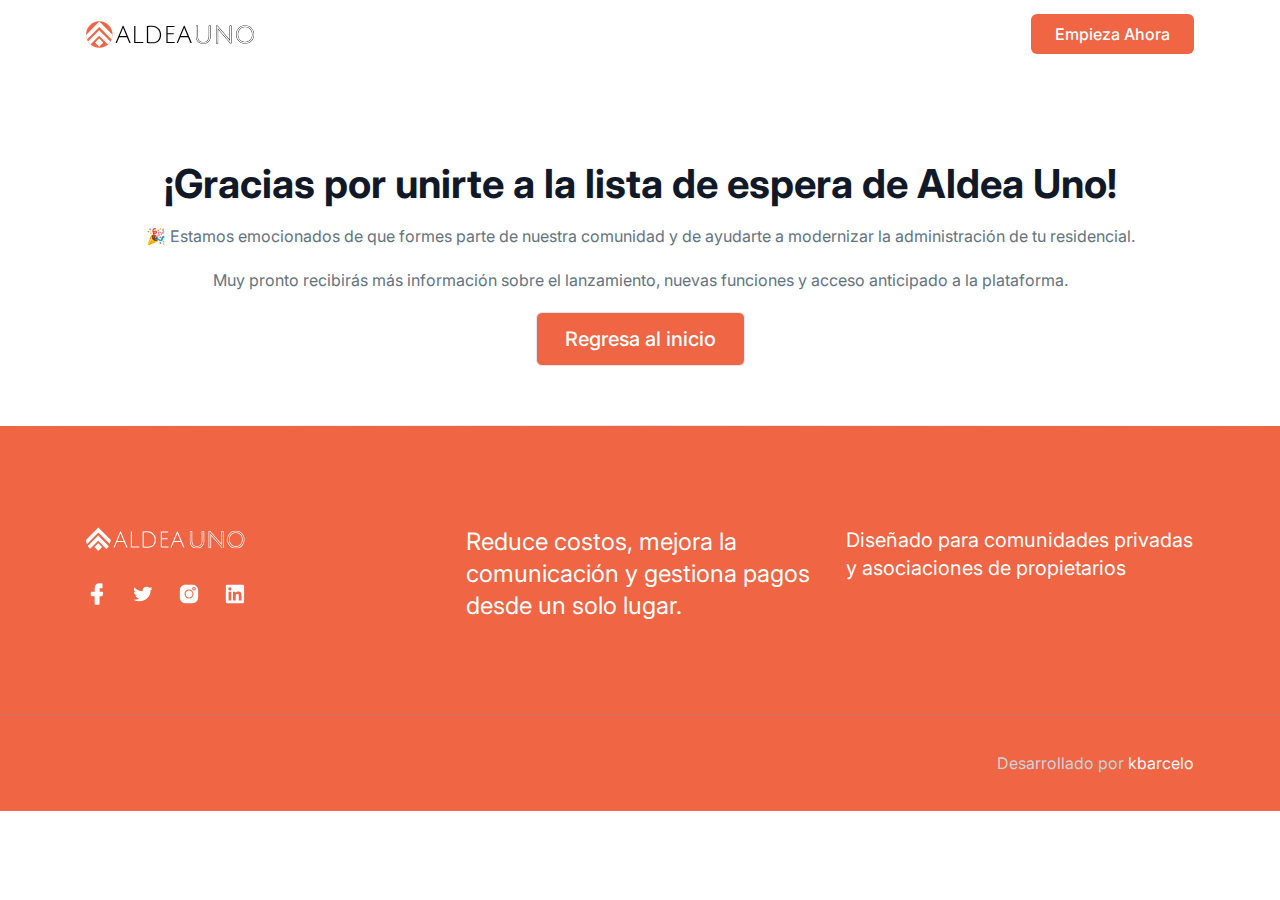
<file: gracias.html>
<!doctype html>
<html lang="en">
  <head>
    <meta charset="UTF-8" />
    <meta http-equiv="X-UA-Compatible" content="IE=edge" />
    <meta name="viewport" content="width=device-width, initial-scale=1.0" />
    <title>Lista de Espera | Aldea Uno</title>
    <link rel="icon" type="image/png" href="assets/images/logo/favicon-96x96.png" sizes="96x96" />
    <link rel="icon" type="image/svg+xml" href="assets/images/logo/favicon.svg" />
    <link rel="shortcut icon" href="assets/images/logo/favicon.ico" />
    <link rel="apple-touch-icon" sizes="180x180" href="assets/images/logo/apple-touch-icon.png" />
    <meta name="apple-mobile-web-app-title" content="AldeaOne" />
    <link rel="manifest" href="assets/images/logo/site.webmanifest" />
    <link rel="stylesheet" href="assets/css/animate.css" />
    <link rel="stylesheet" href="assets/css/tailwind.css" />

    <!-- ==== WOW JS ==== -->
    <script src="assets/js/wow.min.js"></script>
    <script>
      new WOW().init();
    </script>
  </head>

  <body>
    <!-- ====== Navbar Section Start -->
    <div
      class="absolute top-0 left-0 z-40 flex items-center w-full bg-white ud-header"
    >
      <div class="container">
        <div class="relative flex items-center justify-between -mx-4">
          <div class="max-w-full px-4 w-60">
            <a href="index.html" class="block w-full py-5 navbar-logo">
              <img
                src="assets/images/logo/logo.svg"
                alt="logo"
                class="w-full dark:hidden"
              />
              <img
                src="assets/images/logo/logo-white.svg"
                alt="logo"
                class="hidden w-full dark:block"
              />
            </a>
          </div>
          <div class="flex items-center justify-between w-full px-4">
            <div>
              <button
                id="navbarToggler"
                class="absolute right-4 top-1/2 block -translate-y-1/2 rounded-lg px-3 py-[6px] ring-primary focus:ring-2 lg:hidden"
              >
                <span
                  class="relative my-[6px] block h-[2px] w-[30px] bg-dark dark:bg-white"
                ></span>
                <span
                  class="relative my-[6px] block h-[2px] w-[30px] bg-dark dark:bg-white"
                ></span>
                <span
                  class="relative my-[6px] block h-[2px] w-[30px] bg-dark dark:bg-white"
                ></span>
              </button>
              <!-- <nav
                id="navbarCollapse"
                class="absolute right-4 top-full hidden w-full max-w-[250px] rounded-lg bg-white dark:bg-dark-2 py-5 shadow-lg lg:static lg:block lg:w-full lg:max-w-full lg:bg-transparent dark:lg:bg-transparent lg:py-0 lg:px-4 lg:shadow-none xl:px-6"
              >
                <ul class="blcok lg:flex 2xl:ml-20">
                  <li class="relative group">
                    <a
                      href="#home"
                      class="flex py-2 mx-8 text-base font-medium ud-menu-scroll text-dark dark:text-white group-hover:text-primary lg:mr-0 lg:inline-flex lg:py-6 lg:px-0 lg:text-body-color dark:lg:text-dark-6"
                    >
                      Home
                    </a>
                  </li>
                  <li class="relative group">
                    <a
                      href="/#about"
                      class="flex py-2 mx-8 text-base font-medium ud-menu-scroll text-dark dark:text-white group-hover:text-primary lg:mr-0 lg:ml-7 lg:inline-flex lg:py-6 lg:px-0 lg:text-body-color dark:lg:text-dark-6 xl:ml-10"
                    >
                      About
                    </a>
                  </li>
                  <li class="relative group">
                    <a
                      href="/#pricing"
                      class="flex py-2 mx-8 text-base font-medium ud-menu-scroll text-dark dark:text-white group-hover:text-primary lg:mr-0 lg:ml-7 lg:inline-flex lg:py-6 lg:px-0 lg:text-body-color dark:lg:text-dark-6 xl:ml-10"
                    >
                      Pricing
                    </a>
                  </li>
                  <li class="relative group">
                    <a
                      href="/#team"
                      class="flex py-2 mx-8 text-base font-medium ud-menu-scroll text-dark dark:text-white group-hover:text-primary lg:mr-0 lg:ml-7 lg:inline-flex lg:py-6 lg:px-0 lg:text-body-color dark:lg:text-dark-6 xl:ml-10"
                    >
                      Team
                    </a>
                  </li>
                  <li class="relative group">
                    <a
                      href="/#contact"
                      class="flex py-2 mx-8 text-base font-medium ud-menu-scroll text-dark dark:text-white group-hover:text-primary lg:mr-0 lg:ml-7 lg:inline-flex lg:py-6 lg:px-0 lg:text-body-color dark:lg:text-dark-6 xl:ml-10"
                    >
                      Contact
                    </a>
                  </li>
                  <li class="relative group">
                    <a
                      href="blog-grids.html"
                      class="flex py-2 mx-8 text-base font-medium ud-menu-scroll text-dark dark:text-white group-hover:text-primary lg:mr-0 lg:ml-7 lg:inline-flex lg:py-6 lg:px-0 lg:text-body-color dark:lg:text-dark-6 xl:ml-10"
                    >
                      Blog
                    </a>
                  </li>
                  <li class="relative submenu-item group">
                    <a
                      href="javascript:void(0)"
                      class="relative flex items-center justify-between py-2 mx-8 text-base font-medium text-primary group-hover:text-primary lg:mr-0 lg:ml-8 lg:inline-flex lg:py-6 lg:pl-0 lg:pr-4 xl:ml-10"
                    >
                      Pages

                      <svg
                        class="ml-2 fill-current"
                        width="16"
                        height="20"
                        viewBox="0 0 16 20"
                        fill="none"
                        xmlns="http://www.w3.org/2000/svg"
                      >
                        <path
                          d="M7.99999 14.9C7.84999 14.9 7.72499 14.85 7.59999 14.75L1.84999 9.10005C1.62499 8.87505 1.62499 8.52505 1.84999 8.30005C2.07499 8.07505 2.42499 8.07505 2.64999 8.30005L7.99999 13.525L13.35 8.25005C13.575 8.02505 13.925 8.02505 14.15 8.25005C14.375 8.47505 14.375 8.82505 14.15 9.05005L8.39999 14.7C8.27499 14.825 8.14999 14.9 7.99999 14.9Z"
                        />
                      </svg>
                    </a>
                    <div
                      class="submenu relative top-full left-0 hidden w-[250px] rounded-sm bg-white dark:bg-dark-2 p-4 transition-[top] duration-300 group-hover:opacity-100 lg:invisible lg:absolute lg:top-[110%] lg:block lg:opacity-0 lg:shadow-lg lg:group-hover:visible lg:group-hover:top-full"
                    >
                      <a
                        href="about.html"
                        class="block rounded py-[10px] px-4 text-sm text-body-color dark:text-dark-6 hover:text-primary dark:hover:text-primary"
                      >
                        About Page
                      </a>
                      <a
                        href="pricing.html"
                        class="block rounded py-[10px] px-4 text-sm text-body-color dark:text-dark-6 hover:text-primary dark:hover:text-primary"
                      >
                        Pricing Page
                      </a>
                      <a
                        href="contact.html"
                        class="block rounded py-[10px] px-4 text-sm text-primary hover:text-primary dark:hover:text-primary"
                      >
                        Contact Page
                      </a>
                      <a
                        href="blog-grids.html"
                        class="block rounded py-[10px] px-4 text-sm text-body-color dark:text-dark-6 hover:text-primary dark:hover:text-primary"
                      >
                        Blog Grid Page
                      </a>
                      <a
                        href="blog-details.html"
                        class="block rounded py-[10px] px-4 text-sm text-body-color dark:text-dark-6 hover:text-primary dark:hover:text-primary"
                      >
                        Blog Details Page
                      </a>
                      <a
                        href="signup.html"
                        class="block rounded py-[10px] px-4 text-sm text-body-color dark:text-dark-6 hover:text-primary dark:hover:text-primary"
                      >
                        Sign Up Page
                      </a>
                      <a
                        href="signin.html"
                        class="block rounded py-[10px] px-4 text-sm text-body-color dark:text-dark-6 hover:text-primary dark:hover:text-primary"
                      >
                        Sign In Page
                      </a>
                      <a
                        href="404.html"
                        class="block rounded py-[10px] px-4 text-sm text-body-color dark:text-dark-6 hover:text-primary dark:hover:text-primary"
                      >
                        404 Page
                      </a>
                    </div>
                  </li>
                </ul>
              </nav> -->
            </div>
            <div class="flex items-center justify-end pr-16 lg:pr-0">
              <!-- <label
                for="themeSwitcher"
                class="inline-flex items-center cursor-pointer"
                aria-label="themeSwitcher"
                name="themeSwitcher"
              >
                <input
                  type="checkbox"
                  name="themeSwitcher"
                  id="themeSwitcher"
                  class="sr-only"
                />
                <span class="block text-dark dark:hidden dark:text-white">
                  <svg
                    class="fill-current"
                    width="24"
                    height="24"
                    viewBox="0 0 24 24"
                    fill="none"
                    xmlns="http://www.w3.org/2000/svg"
                  >
                    <path
                      d="M13.3125 1.50001C12.675 1.31251 12.0375 1.16251 11.3625 1.05001C10.875 0.975006 10.35 1.23751 10.1625 1.68751C9.93751 2.13751 10.05 2.70001 10.425 3.00001C13.0875 5.47501 14.0625 9.11251 12.975 12.525C11.775 16.3125 8.25001 18.975 4.16251 19.0875C3.63751 19.0875 3.22501 19.425 3.07501 19.9125C2.92501 20.4 3.15001 20.925 3.56251 21.1875C4.50001 21.75 5.43751 22.2 6.37501 22.5C7.46251 22.8375 8.58751 22.9875 9.71251 22.9875C11.625 22.9875 13.5 22.5 15.1875 21.5625C17.85 20.1 19.725 17.7375 20.55 14.8875C22.1625 9.26251 18.975 3.37501 13.3125 1.50001ZM18.9375 14.4C18.2625 16.8375 16.6125 18.825 14.4 20.0625C12.075 21.3375 9.41251 21.6 6.90001 20.85C6.63751 20.775 6.33751 20.6625 6.07501 20.55C10.05 19.7625 13.35 16.9125 14.5875 13.0125C15.675 9.56251 15 5.92501 12.7875 3.07501C17.5875 4.68751 20.2875 9.67501 18.9375 14.4Z"
                    />
                  </svg>
                </span>
                <span class="hidden text-dark dark:block dark:text-white">
                  <svg
                    class="fill-current"
                    width="24"
                    height="24"
                    viewBox="0 0 24 24"
                    fill="none"
                    xmlns="http://www.w3.org/2000/svg"
                  >
                    <g clip-path="url(#clip0_2172_3070)">
                      <path
                        d="M12 6.89999C9.18752 6.89999 6.90002 9.18749 6.90002 12C6.90002 14.8125 9.18752 17.1 12 17.1C14.8125 17.1 17.1 14.8125 17.1 12C17.1 9.18749 14.8125 6.89999 12 6.89999ZM12 15.4125C10.125 15.4125 8.58752 13.875 8.58752 12C8.58752 10.125 10.125 8.58749 12 8.58749C13.875 8.58749 15.4125 10.125 15.4125 12C15.4125 13.875 13.875 15.4125 12 15.4125Z"
                      />
                      <path
                        d="M12 4.2375C12.45 4.2375 12.8625 3.8625 12.8625 3.375V1.5C12.8625 1.05 12.4875 0.637497 12 0.637497C11.55 0.637497 11.1375 1.0125 11.1375 1.5V3.4125C11.175 3.8625 11.55 4.2375 12 4.2375Z"
                      />
                      <path
                        d="M12 19.7625C11.55 19.7625 11.1375 20.1375 11.1375 20.625V22.5C11.1375 22.95 11.5125 23.3625 12 23.3625C12.45 23.3625 12.8625 22.9875 12.8625 22.5V20.5875C12.8625 20.1375 12.45 19.7625 12 19.7625Z"
                      />
                      <path
                        d="M18.1125 6.74999C18.3375 6.74999 18.5625 6.67499 18.7125 6.48749L19.9125 5.28749C20.25 4.94999 20.25 4.42499 19.9125 4.08749C19.575 3.74999 19.05 3.74999 18.7125 4.08749L17.5125 5.28749C17.175 5.62499 17.175 6.14999 17.5125 6.48749C17.6625 6.67499 17.8875 6.74999 18.1125 6.74999Z"
                      />
                      <path
                        d="M5.32501 17.5125L4.12501 18.675C3.78751 19.0125 3.78751 19.5375 4.12501 19.875C4.27501 20.025 4.50001 20.1375 4.72501 20.1375C4.95001 20.1375 5.17501 20.0625 5.32501 19.875L6.52501 18.675C6.86251 18.3375 6.86251 17.8125 6.52501 17.475C6.18751 17.175 5.62501 17.175 5.32501 17.5125Z"
                      />
                      <path
                        d="M22.5 11.175H20.5875C20.1375 11.175 19.725 11.55 19.725 12.0375C19.725 12.4875 20.1 12.9 20.5875 12.9H22.5C22.95 12.9 23.3625 12.525 23.3625 12.0375C23.3625 11.55 22.95 11.175 22.5 11.175Z"
                      />
                      <path
                        d="M4.23751 12C4.23751 11.55 3.86251 11.1375 3.37501 11.1375H1.50001C1.05001 11.1375 0.637512 11.5125 0.637512 12C0.637512 12.45 1.01251 12.8625 1.50001 12.8625H3.41251C3.86251 12.8625 4.23751 12.45 4.23751 12Z"
                      />
                      <path
                        d="M18.675 17.5125C18.3375 17.175 17.8125 17.175 17.475 17.5125C17.1375 17.85 17.1375 18.375 17.475 18.7125L18.675 19.9125C18.825 20.0625 19.05 20.175 19.275 20.175C19.5 20.175 19.725 20.1 19.875 19.9125C20.2125 19.575 20.2125 19.05 19.875 18.7125L18.675 17.5125Z"
                      />
                      <path
                        d="M5.32501 4.125C4.98751 3.7875 4.46251 3.7875 4.12501 4.125C3.78751 4.4625 3.78751 4.9875 4.12501 5.325L5.32501 6.525C5.47501 6.675 5.70001 6.7875 5.92501 6.7875C6.15001 6.7875 6.37501 6.7125 6.52501 6.525C6.86251 6.1875 6.86251 5.6625 6.52501 5.325L5.32501 4.125Z"
                      />
                    </g>
                    <defs>
                      <clipPath id="clip0_2172_3070">
                        <rect width="24" height="24" fill="white" />
                      </clipPath>
                    </defs>
                  </svg>
                </span>
              </label> -->
              <div class="hidden ml-2 sm:flex">
                <!-- <a
                  href="signin.html"
                  class="loginBtn px-[22px] py-2 text-base font-medium text-white hover:opacity-70"
                >
                  Sign In
                </a> -->
                <a
                  href="contact.html"
                  class="signUpBtn rounded-md bg-primary  px-6 py-2 text-base font-medium text-white duration-300 ease-in-out hover:bg-opacity-100 hover:text-dark"
                >
                  Empieza Ahora
                </a>
              </div>
            </div>
          </div>
        </div>
      </div>
    </div>
    <!-- ====== Navbar Section End -->

    <!-- ====== Banner Section Start -->
    <div class="relative z-10 overflow-hidden pt-[120px] pb-[60px] md:pt-[130px] lg:pt-[160px] dark:bg-dark">
    <div
      class="absolute bottom-0 left-0 w-full h-px bg-gradient-to-r from-stroke/0 via-stroke dark:via-dark-3 to-stroke/0">
    </div>
    <div class="container">
      <div class="flex flex-wrap items-center -mx-4">
        <div class="w-full px-4">
          <div class="text-center">
            <h1 class="mb-4 text-3xl font-bold text-dark dark:text-white sm:text-4xl md:text-[40px] md:leading-[1.2]">
              ¡Gracias por unirte a la lista de espera de Aldea Uno!</h1>
            <p class="mb-5 text-base text-body-color dark:text-dark-6">
              🎉 Estamos emocionados de que formes parte de nuestra comunidad y de ayudarte a modernizar la administración de tu residencial. 
              </p>
              <p class="mb-5 text-base text-body-color dark:text-dark-6">

Muy pronto recibirás más información sobre el lanzamiento, nuevas funciones y acceso anticipado a la plataforma.


            </p>

            <div class="flex items-center justify-center gap-[10px]">
              <a
              href="index.html"
                class="inline-block rounded-md border bg-primary px-7 py-3 text-xl font-medium text-white transition"
              >
                Regresa al inicio
              </a>
            </div>
          </div>
        </div>
      </div>
    </div>
  </div>
    <!-- ====== Banner Section End -->

    
     <!-- ====== Footer Section Start -->
     <footer
     class="wow fadeInUp relative z-10 bg-primary pt-20 lg:pt-[100px]"
     data-wow-delay=".15s"
   >
     <div class="container">
       <div class="-mx-4 flex flex-wrap">
         <div class="w-full px-4 sm:w-1/2 md:w-1/2 lg:w-4/12 xl:w-4/12">
           <div class="mb-10 w-full">
             <a
               href="javascript:void(0)"
               class="mb-6 inline-block max-w-[160px]"
             >
               <img
                 src="assets/images/logo/logo-white.svg"
                 alt="logo"
                 class="max-w-full"
               />
             </a>

             <div class="-mx-3 flex items-center">
               <a
                 href="javascript:void(0)"
                 class="px-3 text-white hover:text-white"
               >
                 <svg
                   width="22"
                   height="22"
                   viewBox="0 0 22 22"
                   fill="none"
                   xmlns="http://www.w3.org/2000/svg"
                   class="fill-current"
                 >
                   <path
                     d="M16.294 8.86875H14.369H13.6815V8.18125V6.05V5.3625H14.369H15.8128C16.1909 5.3625 16.5003 5.0875 16.5003 4.675V1.03125C16.5003 0.653125 16.2253 0.34375 15.8128 0.34375H13.3034C10.5878 0.34375 8.69714 2.26875 8.69714 5.12187V8.1125V8.8H8.00964H5.67214C5.19089 8.8 4.74402 9.17812 4.74402 9.72812V12.2031C4.74402 12.6844 5.12214 13.1313 5.67214 13.1313H7.94089H8.62839V13.8188V20.7281C8.62839 21.2094 9.00652 21.6562 9.55652 21.6562H12.7878C12.994 21.6562 13.1659 21.5531 13.3034 21.4156C13.4409 21.2781 13.544 21.0375 13.544 20.8312V13.8531V13.1656H14.2659H15.8128C16.2596 13.1656 16.6034 12.8906 16.6721 12.4781V12.4438V12.4094L17.1534 10.0375C17.1878 9.79688 17.1534 9.52187 16.9471 9.24687C16.8784 9.075 16.569 8.90312 16.294 8.86875Z"
                   />
                 </svg>
               </a>
               <a
                 href="javascript:void(0)"
                 class="px-3 text-white hover:text-white"
               >
                 <svg
                   width="22"
                   height="22"
                   viewBox="0 0 22 22"
                   fill="none"
                   xmlns="http://www.w3.org/2000/svg"
                   class="fill-current"
                 >
                   <path
                     d="M20.1236 5.91236C20.2461 5.76952 20.0863 5.58286 19.905 5.64972C19.5004 5.79896 19.1306 5.8974 18.5837 5.95817C19.2564 5.58362 19.5693 5.04828 19.8237 4.39259C19.885 4.23443 19.7 4.09092 19.5406 4.16647C18.8931 4.47345 18.1945 4.70121 17.4599 4.83578C16.7338 4.11617 15.6988 3.6665 14.5539 3.6665C12.3554 3.6665 10.5725 5.32454 10.5725 7.36908C10.5725 7.65933 10.6081 7.94206 10.6752 8.21276C7.51486 8.06551 4.6968 6.71359 2.73896 4.64056C2.60477 4.49848 2.36128 4.51734 2.27772 4.69063C2.05482 5.15296 1.93056 5.66584 1.93056 6.20582C1.93056 7.49014 2.6332 8.62331 3.70132 9.28732C3.22241 9.27293 2.76441 9.17961 2.34234 9.02125C2.13684 8.94416 1.90127 9.07964 1.92888 9.28686C2.14084 10.8781 3.42915 12.1909 5.09205 12.5011C4.75811 12.586 4.40639 12.6311 4.04253 12.6311C3.95431 12.6311 3.86685 12.6284 3.78019 12.6231C3.55967 12.6094 3.38044 12.8067 3.47499 12.9954C4.09879 14.2404 5.44575 15.1096 7.0132 15.1367C5.65077 16.13 3.93418 16.7218 2.06882 16.7218C1.83882 16.7218 1.74015 17.0175 1.9442 17.1178C3.52016 17.8924 5.31487 18.3332 7.22182 18.3332C14.545 18.3332 18.549 12.6914 18.549 7.79843C18.549 7.63827 18.545 7.47811 18.5377 7.31945C19.1321 6.92012 19.6664 6.44528 20.1236 5.91236Z"
                   />
                 </svg>
               </a>
               <a
                 href="javascript:void(0)"
                 class="px-3 text-white hover:text-white"
               >
                 <svg
                   width="22"
                   height="22"
                   viewBox="0 0 22 22"
                   fill="none"
                   xmlns="http://www.w3.org/2000/svg"
                   class="fill-current"
                 >
                   <path
                     d="M11.0297 14.4305C12.9241 14.4305 14.4598 12.8948 14.4598 11.0004C14.4598 9.10602 12.9241 7.57031 11.0297 7.57031C9.13529 7.57031 7.59958 9.10602 7.59958 11.0004C7.59958 12.8948 9.13529 14.4305 11.0297 14.4305Z"
                   />
                   <path
                     d="M14.7554 1.8335H7.24463C4.25807 1.8335 1.83334 4.25823 1.83334 7.24479V14.6964C1.83334 17.7421 4.25807 20.1668 7.24463 20.1668H14.6962C17.7419 20.1668 20.1667 17.7421 20.1667 14.7555V7.24479C20.1667 4.25823 17.7419 1.8335 14.7554 1.8335ZM11.0296 15.4948C8.51614 15.4948 6.53496 13.4545 6.53496 11.0002C6.53496 8.54586 8.54571 6.50554 11.0296 6.50554C13.4839 6.50554 15.4946 8.54586 15.4946 11.0002C15.4946 13.4545 13.5134 15.4948 11.0296 15.4948ZM17.2393 6.91952C16.9436 7.24479 16.5 7.42221 15.9973 7.42221C15.5538 7.42221 15.1102 7.24479 14.7554 6.91952C14.4301 6.59425 14.2527 6.18027 14.2527 5.67758C14.2527 5.17489 14.4301 4.79049 14.7554 4.43565C15.0807 4.08081 15.4946 3.90339 15.9973 3.90339C16.4409 3.90339 16.914 4.08081 17.2393 4.40608C17.535 4.79049 17.7419 5.23403 17.7419 5.70715C17.7124 6.18027 17.535 6.59425 17.2393 6.91952Z"
                   />
                   <path
                     d="M16.0276 4.96777C15.6432 4.96777 15.318 5.29304 15.318 5.67745C15.318 6.06186 15.6432 6.38713 16.0276 6.38713C16.412 6.38713 16.7373 6.06186 16.7373 5.67745C16.7373 5.29304 16.4416 4.96777 16.0276 4.96777Z"
                   />
                 </svg>
               </a>
               <a
                 href="javascript:void(0)"
                 class="px-3 text-white hover:text-white"
               >
                 <svg
                   width="22"
                   height="22"
                   viewBox="0 0 22 22"
                   fill="none"
                   xmlns="http://www.w3.org/2000/svg"
                   class="fill-current"
                 >
                   <path
                     d="M18.8065 1.8335H3.16399C2.42474 1.8335 1.83334 2.42489 1.83334 3.16414V18.8362C1.83334 19.5459 2.42474 20.1668 3.16399 20.1668H18.7473C19.4866 20.1668 20.078 19.5754 20.078 18.8362V3.13457C20.1371 2.42489 19.5457 1.8335 18.8065 1.8335ZM7.24464 17.4168H4.55379V8.69371H7.24464V17.4168ZM5.88443 7.48135C4.99733 7.48135 4.31721 6.77167 4.31721 5.91414C4.31721 5.05661 5.0269 4.34694 5.88443 4.34694C6.74196 4.34694 7.45163 5.05661 7.45163 5.91414C7.45163 6.77167 6.8011 7.48135 5.88443 7.48135ZM17.4463 17.4168H14.7554V13.1883C14.7554 12.183 14.7258 10.8523 13.336 10.8523C11.9167 10.8523 11.7097 11.976 11.7097 13.0996V17.4168H9.01884V8.69371H11.6506V9.90608H11.6801C12.0645 9.1964 12.9221 8.48672 14.2527 8.48672C17.0027 8.48672 17.5054 10.2609 17.5054 12.6856V17.4168H17.4463Z"
                   />
                 </svg>
               </a>
             </div>
           </div>
         </div>
         <div class="w-full px-4 sm:w-1/2 md:w-1/2 lg:w-4/12 xl:w-4/12">
           <p class="mb-8  text-2xl text-white">
             Reduce costos, mejora la comunicación y gestiona pagos desde un
             solo lugar.
           </p>
           
         </div>
         <div class="w-full px-4 sm:w-1/2 md:w-1/2 lg:w-4/12 xl:w-4/12">
           <p class="mb-8  text-xl text-white">
             Diseñado para comunidades privadas y asociaciones de propietarios
             </p>
           </p>
           </div>
         </div>
         <!-- <div class="w-full px-4 sm:w-1/2 md:w-1/2 lg:w-2/12 xl:w-2/12">
           <div class="mb-10 w-full">
             <h4 class="mb-9 text-lg font-semibold text-white">About Us</h4>
             <ul>
               <li>
                 <a
                   href="javascript:void(0)"
                   class="mb-3 inline-block text-base text-gray-7 hover:text-primary"
                 >
                   Home
                 </a>
               </li>
               <li>
                 <a
                   href="javascript:void(0)"
                   class="mb-3 inline-block text-base text-gray-7 hover:text-primary"
                 >
                   Features
                 </a>
               </li>
               <li>
                 <a
                   href="javascript:void(0)"
                   class="mb-3 inline-block text-base text-gray-7 hover:text-primary"
                 >
                   About
                 </a>
               </li>
               <li>
                 <a
                   href="javascript:void(0)"
                   class="mb-3 inline-block text-base text-gray-7 hover:text-primary"
                 >
                   Testimonial
                 </a>
               </li>
             </ul>
           </div>
         </div>
         <div class="w-full px-4 sm:w-1/2 md:w-1/2 lg:w-3/12 xl:w-2/12">
           <div class="mb-10 w-full">
             <h4 class="mb-9 text-lg font-semibold text-white">Features</h4>
             <ul>
               <li>
                 <a
                   href="javascript:void(0)"
                   class="mb-3 inline-block text-base text-gray-7 hover:text-primary"
                 >
                   How it works
                 </a>
               </li>
               <li>
                 <a
                   href="javascript:void(0)"
                   class="mb-3 inline-block text-base text-gray-7 hover:text-primary"
                 >
                   Privacy policy
                 </a>
               </li>
               <li>
                 <a
                   href="javascript:void(0)"
                   class="mb-3 inline-block text-base text-gray-7 hover:text-primary"
                 >
                   Terms of Service
                 </a>
               </li>
               <li>
                 <a
                   href="javascript:void(0)"
                   class="mb-3 inline-block text-base text-gray-7 hover:text-primary"
                 >
                   Refund policy
                 </a>
               </li>
             </ul>
           </div>
         </div>
         <div class="w-full px-4 sm:w-1/2 md:w-1/2 lg:w-3/12 xl:w-2/12">
           <div class="mb-10 w-full">
             <h4 class="mb-9 text-lg font-semibold text-white">
               Our Products
             </h4>
             <ul>
               <li>
                 <a
                   href="javascript:void(0)"
                   class="mb-3 inline-block text-base text-gray-7 hover:text-primary"
                 >
                   LineIcons
                 </a>
               </li>
               <li>
                 <a
                   href="javascript:void(0)"
                   class="mb-3 inline-block text-base text-gray-7 hover:text-primary"
                 >
                   Ecommerce HTML
                 </a>
               </li>
               <li>
                 <a
                   href="javascript:void(0)"
                   class="mb-3 inline-block text-base text-gray-7 hover:text-primary"
                 >
                   TailAdmin
                 </a>
               </li>
               <li>
                 <a
                   href="javascript:void(0)"
                   class="mb-3 inline-block text-base text-gray-7 hover:text-primary"
                 >
                   PlainAdmin
                 </a>
               </li>
             </ul>
           </div>
         </div>
         <div class="w-full px-4 md:w-2/3 lg:w-6/12 xl:w-3/12">
           <div class="mb-10 w-full">
             <h4 class="mb-9 text-lg font-semibold text-white">Latest blog</h4>
             <div class="flex flex-col gap-8">
               <a
                 href="blog-details.html"
                 class="group flex items-center gap-[22px]"
               >
                 <div class="overflow-hidden rounded">
                   <img
                     src="./assets/images/blog/blog-footer-01.jpg"
                     alt="blog"
                   />
                 </div>
                 <span
                   class="max-w-[180px] text-base text-gray-7 group-hover:text-white"
                 >
                   I think really important to design with...
                 </span>
               </a>
               <a
                 href="blog-details.html"
                 class="group flex items-center gap-[22px]"
               >
                 <div class="overflow-hidden rounded">
                   <img
                     src="./assets/images/blog/blog-footer-02.jpg"
                     alt="blog"
                   />
                 </div>
                 <span
                   class="max-w-[180px] text-base text-gray-7 group-hover:text-white"
                 >
                   Recognizing the need is the primary...
                 </span>
               </a>
             </div>
           </div>
         </div> -->
       </div>
     </div>

     <div
       class="mt-12 border-t border-[#8890A4] border-opacity-40 py-8 lg:mt-[60px]"
     >
       <div class="container">
         <div class="-mx-4 flex flex-wrap">
           <div class="w-full px-4 md:w-2/3 lg:w-1/2">
             <!-- <div class="my-1">
               <div
                 class="-mx-3 flex items-center justify-center md:justify-start"
               >
                 <a
                   href="javascript:void(0)"
                   class="px-3 text-base text-gray-7 hover:text-white hover:underline"
                 >
                   Privacy policy
                 </a>
                 <a
                   href="javascript:void(0)"
                   class="px-3 text-base text-gray-7 hover:text-white hover:underline"
                 >
                   Legal notice
                 </a>
                 <a
                   href="javascript:void(0)"
                   class="px-3 text-base text-gray-7 hover:text-white hover:underline"
                 >
                   Terms of service
                 </a>
               </div>
             </div> -->
           </div>
           <div class="w-full px-4 md:w-1/3 lg:w-1/2">
             <div class="my-1 flex justify-center md:justify-end">
               <p class="text-base text-gray-7">
                 Desarrollado por
                 <a
                   href="https://kbarcelo.com"
                   rel="nofollow noopner"
                   target="_blank"
                   class="text-gray-1 hover:underline"
                 >
                   kbarcelo
                 </a>
               </p>
             </div>
           </div>
         </div>
       </div>
     </div>

     <!-- <div>
       <span class="absolute left-0 top-0 z-[-1]">
         <img src="assets/images/footer/shape-1.svg" alt="" />
       </span>

       <span class="absolute bottom-0 right-0 z-[-1]">
         <img src="assets/images/footer/shape-3.svg" alt="" />
       </span>

       <span class="absolute right-0 top-0 z-[-1]">
         <svg
           width="102"
           height="102"
           viewBox="0 0 102 102"
           fill="none"
           xmlns="http://www.w3.org/2000/svg"
         >
           <path
             d="M1.8667 33.1956C2.89765 33.1956 3.7334 34.0318 3.7334 35.0633C3.7334 36.0947 2.89765 36.9309 1.8667 36.9309C0.835744 36.9309 4.50645e-08 36.0947 0 35.0633C-4.50645e-08 34.0318 0.835744 33.1956 1.8667 33.1956Z"
             fill="white"
             fill-opacity="0.08"
           ></path>
           <path
             d="M18.2939 33.1956C19.3249 33.1956 20.1606 34.0318 20.1606 35.0633C20.1606 36.0947 19.3249 36.9309 18.2939 36.9309C17.263 36.9309 16.4272 36.0947 16.4272 35.0633C16.4272 34.0318 17.263 33.1956 18.2939 33.1956Z"
             fill="white"
             fill-opacity="0.08"
           ></path>
           <path
             d="M34.7209 33.195C35.7519 33.195 36.5876 34.0311 36.5876 35.0626C36.5876 36.0941 35.7519 36.9303 34.7209 36.9303C33.69 36.9303 32.8542 36.0941 32.8542 35.0626C32.8542 34.0311 33.69 33.195 34.7209 33.195Z"
             fill="white"
             fill-opacity="0.08"
           ></path>
           <path
             d="M50.9341 33.195C51.965 33.195 52.8008 34.0311 52.8008 35.0626C52.8008 36.0941 51.965 36.9303 50.9341 36.9303C49.9031 36.9303 49.0674 36.0941 49.0674 35.0626C49.0674 34.0311 49.9031 33.195 50.9341 33.195Z"
             fill="white"
             fill-opacity="0.08"
           ></path>
           <path
             d="M1.8667 16.7605C2.89765 16.7605 3.7334 17.5966 3.7334 18.6281C3.7334 19.6596 2.89765 20.4957 1.8667 20.4957C0.835744 20.4957 4.50645e-08 19.6596 0 18.6281C-4.50645e-08 17.5966 0.835744 16.7605 1.8667 16.7605Z"
             fill="white"
             fill-opacity="0.08"
           ></path>
           <path
             d="M18.2939 16.7605C19.3249 16.7605 20.1606 17.5966 20.1606 18.6281C20.1606 19.6596 19.3249 20.4957 18.2939 20.4957C17.263 20.4957 16.4272 19.6596 16.4272 18.6281C16.4272 17.5966 17.263 16.7605 18.2939 16.7605Z"
             fill="white"
             fill-opacity="0.08"
           ></path>
           <path
             d="M34.7209 16.7605C35.7519 16.7605 36.5876 17.5966 36.5876 18.6281C36.5876 19.6596 35.7519 20.4957 34.7209 20.4957C33.69 20.4957 32.8542 19.6596 32.8542 18.6281C32.8542 17.5966 33.69 16.7605 34.7209 16.7605Z"
             fill="white"
             fill-opacity="0.08"
           ></path>
           <path
             d="M50.9341 16.7605C51.965 16.7605 52.8008 17.5966 52.8008 18.6281C52.8008 19.6596 51.965 20.4957 50.9341 20.4957C49.9031 20.4957 49.0674 19.6596 49.0674 18.6281C49.0674 17.5966 49.9031 16.7605 50.9341 16.7605Z"
             fill="white"
             fill-opacity="0.08"
           ></path>
           <path
             d="M1.8667 0.324951C2.89765 0.324951 3.7334 1.16115 3.7334 2.19261C3.7334 3.22408 2.89765 4.06024 1.8667 4.06024C0.835744 4.06024 4.50645e-08 3.22408 0 2.19261C-4.50645e-08 1.16115 0.835744 0.324951 1.8667 0.324951Z"
             fill="white"
             fill-opacity="0.08"
           ></path>
           <path
             d="M18.2939 0.324951C19.3249 0.324951 20.1606 1.16115 20.1606 2.19261C20.1606 3.22408 19.3249 4.06024 18.2939 4.06024C17.263 4.06024 16.4272 3.22408 16.4272 2.19261C16.4272 1.16115 17.263 0.324951 18.2939 0.324951Z"
             fill="white"
             fill-opacity="0.08"
           ></path>
           <path
             d="M34.7209 0.325302C35.7519 0.325302 36.5876 1.16147 36.5876 2.19293C36.5876 3.2244 35.7519 4.06056 34.7209 4.06056C33.69 4.06056 32.8542 3.2244 32.8542 2.19293C32.8542 1.16147 33.69 0.325302 34.7209 0.325302Z"
             fill="white"
             fill-opacity="0.08"
           ></path>
           <path
             d="M50.9341 0.325302C51.965 0.325302 52.8008 1.16147 52.8008 2.19293C52.8008 3.2244 51.965 4.06056 50.9341 4.06056C49.9031 4.06056 49.0674 3.2244 49.0674 2.19293C49.0674 1.16147 49.9031 0.325302 50.9341 0.325302Z"
             fill="white"
             fill-opacity="0.08"
           ></path>
           <path
             d="M66.9037 33.1956C67.9346 33.1956 68.7704 34.0318 68.7704 35.0633C68.7704 36.0947 67.9346 36.9309 66.9037 36.9309C65.8727 36.9309 65.037 36.0947 65.037 35.0633C65.037 34.0318 65.8727 33.1956 66.9037 33.1956Z"
             fill="white"
             fill-opacity="0.08"
           ></path>
           <path
             d="M83.3307 33.1956C84.3616 33.1956 85.1974 34.0318 85.1974 35.0633C85.1974 36.0947 84.3616 36.9309 83.3307 36.9309C82.2997 36.9309 81.464 36.0947 81.464 35.0633C81.464 34.0318 82.2997 33.1956 83.3307 33.1956Z"
             fill="white"
             fill-opacity="0.08"
           ></path>
           <path
             d="M99.7576 33.1956C100.789 33.1956 101.624 34.0318 101.624 35.0633C101.624 36.0947 100.789 36.9309 99.7576 36.9309C98.7266 36.9309 97.8909 36.0947 97.8909 35.0633C97.8909 34.0318 98.7266 33.1956 99.7576 33.1956Z"
             fill="white"
             fill-opacity="0.08"
           ></path>
           <path
             d="M66.9037 16.7605C67.9346 16.7605 68.7704 17.5966 68.7704 18.6281C68.7704 19.6596 67.9346 20.4957 66.9037 20.4957C65.8727 20.4957 65.037 19.6596 65.037 18.6281C65.037 17.5966 65.8727 16.7605 66.9037 16.7605Z"
             fill="white"
             fill-opacity="0.08"
           ></path>
           <path
             d="M83.3307 16.7605C84.3616 16.7605 85.1974 17.5966 85.1974 18.6281C85.1974 19.6596 84.3616 20.4957 83.3307 20.4957C82.2997 20.4957 81.464 19.6596 81.464 18.6281C81.464 17.5966 82.2997 16.7605 83.3307 16.7605Z"
             fill="white"
             fill-opacity="0.08"
           ></path>
           <path
             d="M99.7576 16.7605C100.789 16.7605 101.624 17.5966 101.624 18.6281C101.624 19.6596 100.789 20.4957 99.7576 20.4957C98.7266 20.4957 97.8909 19.6596 97.8909 18.6281C97.8909 17.5966 98.7266 16.7605 99.7576 16.7605Z"
             fill="white"
             fill-opacity="0.08"
           ></path>
           <path
             d="M66.9037 0.324966C67.9346 0.324966 68.7704 1.16115 68.7704 2.19261C68.7704 3.22408 67.9346 4.06024 66.9037 4.06024C65.8727 4.06024 65.037 3.22408 65.037 2.19261C65.037 1.16115 65.8727 0.324966 66.9037 0.324966Z"
             fill="white"
             fill-opacity="0.08"
           ></path>
           <path
             d="M83.3307 0.324951C84.3616 0.324951 85.1974 1.16115 85.1974 2.19261C85.1974 3.22408 84.3616 4.06024 83.3307 4.06024C82.2997 4.06024 81.464 3.22408 81.464 2.19261C81.464 1.16115 82.2997 0.324951 83.3307 0.324951Z"
             fill="white"
             fill-opacity="0.08"
           ></path>
           <path
             d="M99.7576 0.324951C100.789 0.324951 101.624 1.16115 101.624 2.19261C101.624 3.22408 100.789 4.06024 99.7576 4.06024C98.7266 4.06024 97.8909 3.22408 97.8909 2.19261C97.8909 1.16115 98.7266 0.324951 99.7576 0.324951Z"
             fill="white"
             fill-opacity="0.08"
           ></path>
           <path
             d="M1.8667 82.2029C2.89765 82.2029 3.7334 83.039 3.7334 84.0705C3.7334 85.102 2.89765 85.9382 1.8667 85.9382C0.835744 85.9382 4.50645e-08 85.102 0 84.0705C-4.50645e-08 83.039 0.835744 82.2029 1.8667 82.2029Z"
             fill="white"
             fill-opacity="0.08"
           ></path>
           <path
             d="M18.2939 82.2029C19.3249 82.2029 20.1606 83.039 20.1606 84.0705C20.1606 85.102 19.3249 85.9382 18.2939 85.9382C17.263 85.9382 16.4272 85.102 16.4272 84.0705C16.4272 83.039 17.263 82.2029 18.2939 82.2029Z"
             fill="white"
             fill-opacity="0.08"
           ></path>
           <path
             d="M34.7209 82.2026C35.7519 82.2026 36.5876 83.0387 36.5876 84.0702C36.5876 85.1017 35.7519 85.9378 34.7209 85.9378C33.69 85.9378 32.8542 85.1017 32.8542 84.0702C32.8542 83.0387 33.69 82.2026 34.7209 82.2026Z"
             fill="white"
             fill-opacity="0.08"
           ></path>
           <path
             d="M50.9341 82.2026C51.965 82.2026 52.8008 83.0387 52.8008 84.0702C52.8008 85.1017 51.965 85.9378 50.9341 85.9378C49.9031 85.9378 49.0674 85.1017 49.0674 84.0702C49.0674 83.0387 49.9031 82.2026 50.9341 82.2026Z"
             fill="white"
             fill-opacity="0.08"
           ></path>
           <path
             d="M1.8667 65.7677C2.89765 65.7677 3.7334 66.6039 3.7334 67.6353C3.7334 68.6668 2.89765 69.503 1.8667 69.503C0.835744 69.503 4.50645e-08 68.6668 0 67.6353C-4.50645e-08 66.6039 0.835744 65.7677 1.8667 65.7677Z"
             fill="white"
             fill-opacity="0.08"
           ></path>
           <path
             d="M18.2939 65.7677C19.3249 65.7677 20.1606 66.6039 20.1606 67.6353C20.1606 68.6668 19.3249 69.503 18.2939 69.503C17.263 69.503 16.4272 68.6668 16.4272 67.6353C16.4272 66.6039 17.263 65.7677 18.2939 65.7677Z"
             fill="white"
             fill-opacity="0.08"
           ></path>
           <path
             d="M34.7209 65.7674C35.7519 65.7674 36.5876 66.6036 36.5876 67.635C36.5876 68.6665 35.7519 69.5027 34.7209 69.5027C33.69 69.5027 32.8542 68.6665 32.8542 67.635C32.8542 66.6036 33.69 65.7674 34.7209 65.7674Z"
             fill="white"
             fill-opacity="0.08"
           ></path>
           <path
             d="M50.9341 65.7674C51.965 65.7674 52.8008 66.6036 52.8008 67.635C52.8008 68.6665 51.965 69.5027 50.9341 69.5027C49.9031 69.5027 49.0674 68.6665 49.0674 67.635C49.0674 66.6036 49.9031 65.7674 50.9341 65.7674Z"
             fill="white"
             fill-opacity="0.08"
           ></path>
           <path
             d="M1.8667 98.2644C2.89765 98.2644 3.7334 99.1005 3.7334 100.132C3.7334 101.163 2.89765 102 1.8667 102C0.835744 102 4.50645e-08 101.163 0 100.132C-4.50645e-08 99.1005 0.835744 98.2644 1.8667 98.2644Z"
             fill="white"
             fill-opacity="0.08"
           ></path>
           <path
             d="M1.8667 49.3322C2.89765 49.3322 3.7334 50.1684 3.7334 51.1998C3.7334 52.2313 2.89765 53.0675 1.8667 53.0675C0.835744 53.0675 4.50645e-08 52.2313 0 51.1998C-4.50645e-08 50.1684 0.835744 49.3322 1.8667 49.3322Z"
             fill="white"
             fill-opacity="0.08"
           ></path>
           <path
             d="M18.2939 98.2644C19.3249 98.2644 20.1606 99.1005 20.1606 100.132C20.1606 101.163 19.3249 102 18.2939 102C17.263 102 16.4272 101.163 16.4272 100.132C16.4272 99.1005 17.263 98.2644 18.2939 98.2644Z"
             fill="white"
             fill-opacity="0.08"
           ></path>
           <path
             d="M18.2939 49.3322C19.3249 49.3322 20.1606 50.1684 20.1606 51.1998C20.1606 52.2313 19.3249 53.0675 18.2939 53.0675C17.263 53.0675 16.4272 52.2313 16.4272 51.1998C16.4272 50.1684 17.263 49.3322 18.2939 49.3322Z"
             fill="white"
             fill-opacity="0.08"
           ></path>
           <path
             d="M34.7209 98.2647C35.7519 98.2647 36.5876 99.1008 36.5876 100.132C36.5876 101.164 35.7519 102 34.7209 102C33.69 102 32.8542 101.164 32.8542 100.132C32.8542 99.1008 33.69 98.2647 34.7209 98.2647Z"
             fill="white"
             fill-opacity="0.08"
           ></path>
           <path
             d="M50.9341 98.2647C51.965 98.2647 52.8008 99.1008 52.8008 100.132C52.8008 101.164 51.965 102 50.9341 102C49.9031 102 49.0674 101.164 49.0674 100.132C49.0674 99.1008 49.9031 98.2647 50.9341 98.2647Z"
             fill="white"
             fill-opacity="0.08"
           ></path>
           <path
             d="M34.7209 49.3326C35.7519 49.3326 36.5876 50.1687 36.5876 51.2002C36.5876 52.2317 35.7519 53.0678 34.7209 53.0678C33.69 53.0678 32.8542 52.2317 32.8542 51.2002C32.8542 50.1687 33.69 49.3326 34.7209 49.3326Z"
             fill="white"
             fill-opacity="0.08"
           ></path>
           <path
             d="M50.9341 49.3326C51.965 49.3326 52.8008 50.1687 52.8008 51.2002C52.8008 52.2317 51.965 53.0678 50.9341 53.0678C49.9031 53.0678 49.0674 52.2317 49.0674 51.2002C49.0674 50.1687 49.9031 49.3326 50.9341 49.3326Z"
             fill="white"
             fill-opacity="0.08"
           ></path>
           <path
             d="M66.9037 82.2029C67.9346 82.2029 68.7704 83.0391 68.7704 84.0705C68.7704 85.102 67.9346 85.9382 66.9037 85.9382C65.8727 85.9382 65.037 85.102 65.037 84.0705C65.037 83.0391 65.8727 82.2029 66.9037 82.2029Z"
             fill="white"
             fill-opacity="0.08"
           ></path>
           <path
             d="M83.3307 82.2029C84.3616 82.2029 85.1974 83.0391 85.1974 84.0705C85.1974 85.102 84.3616 85.9382 83.3307 85.9382C82.2997 85.9382 81.464 85.102 81.464 84.0705C81.464 83.0391 82.2997 82.2029 83.3307 82.2029Z"
             fill="white"
             fill-opacity="0.08"
           ></path>
           <path
             d="M99.7576 82.2029C100.789 82.2029 101.624 83.039 101.624 84.0705C101.624 85.102 100.789 85.9382 99.7576 85.9382C98.7266 85.9382 97.8909 85.102 97.8909 84.0705C97.8909 83.039 98.7266 82.2029 99.7576 82.2029Z"
             fill="white"
             fill-opacity="0.08"
           ></path>
           <path
             d="M66.9037 65.7674C67.9346 65.7674 68.7704 66.6036 68.7704 67.635C68.7704 68.6665 67.9346 69.5027 66.9037 69.5027C65.8727 69.5027 65.037 68.6665 65.037 67.635C65.037 66.6036 65.8727 65.7674 66.9037 65.7674Z"
             fill="white"
             fill-opacity="0.08"
           ></path>
           <path
             d="M83.3307 65.7677C84.3616 65.7677 85.1974 66.6039 85.1974 67.6353C85.1974 68.6668 84.3616 69.503 83.3307 69.503C82.2997 69.503 81.464 68.6668 81.464 67.6353C81.464 66.6039 82.2997 65.7677 83.3307 65.7677Z"
             fill="white"
             fill-opacity="0.08"
           ></path>
           <path
             d="M99.7576 65.7677C100.789 65.7677 101.624 66.6039 101.624 67.6353C101.624 68.6668 100.789 69.503 99.7576 69.503C98.7266 69.503 97.8909 68.6668 97.8909 67.6353C97.8909 66.6039 98.7266 65.7677 99.7576 65.7677Z"
             fill="white"
             fill-opacity="0.08"
           ></path>
           <path
             d="M66.9037 98.2644C67.9346 98.2644 68.7704 99.1005 68.7704 100.132C68.7704 101.163 67.9346 102 66.9037 102C65.8727 102 65.037 101.163 65.037 100.132C65.037 99.1005 65.8727 98.2644 66.9037 98.2644Z"
             fill="white"
             fill-opacity="0.08"
           ></path>
           <path
             d="M66.9037 49.3322C67.9346 49.3322 68.7704 50.1684 68.7704 51.1998C68.7704 52.2313 67.9346 53.0675 66.9037 53.0675C65.8727 53.0675 65.037 52.2313 65.037 51.1998C65.037 50.1684 65.8727 49.3322 66.9037 49.3322Z"
             fill="white"
             fill-opacity="0.08"
           ></path>
           <path
             d="M83.3307 98.2644C84.3616 98.2644 85.1974 99.1005 85.1974 100.132C85.1974 101.163 84.3616 102 83.3307 102C82.2997 102 81.464 101.163 81.464 100.132C81.464 99.1005 82.2997 98.2644 83.3307 98.2644Z"
             fill="white"
             fill-opacity="0.08"
           ></path>
           <path
             d="M83.3307 49.3322C84.3616 49.3322 85.1974 50.1684 85.1974 51.1998C85.1974 52.2313 84.3616 53.0675 83.3307 53.0675C82.2997 53.0675 81.464 52.2313 81.464 51.1998C81.464 50.1684 82.2997 49.3322 83.3307 49.3322Z"
             fill="white"
             fill-opacity="0.08"
           ></path>
           <path
             d="M99.7576 98.2644C100.789 98.2644 101.624 99.1005 101.624 100.132C101.624 101.163 100.789 102 99.7576 102C98.7266 102 97.8909 101.163 97.8909 100.132C97.8909 99.1005 98.7266 98.2644 99.7576 98.2644Z"
             fill="white"
             fill-opacity="0.08"
           ></path>
           <path
             d="M99.7576 49.3322C100.789 49.3322 101.624 50.1684 101.624 51.1998C101.624 52.2313 100.789 53.0675 99.7576 53.0675C98.7266 53.0675 97.8909 52.2313 97.8909 51.1998C97.8909 50.1684 98.7266 49.3322 99.7576 49.3322Z"
             fill="white"
             fill-opacity="0.08"
           ></path>
         </svg>
       </span>
     </div> -->
   </footer>
   <!-- ====== Footer Section End -->

    <!-- ====== Back To Top Start -->
    <a
      href="javascript:void(0)"
      class="back-to-top fixed bottom-8 right-8 left-auto z-[999] hidden h-10 w-10 items-center justify-center rounded-md bg-primary text-white shadow-md transition duration-300 ease-in-out hover:bg-dark"
    >
      <span
        class="mt-[6px] h-3 w-3 rotate-45 border-t border-l border-white"
      ></span>
    </a>
    <!-- ====== Back To Top End -->

    <!-- ====== All Scripts -->
    <script src="assets/js/main.js"></script>
  </body>
</html>
</file>
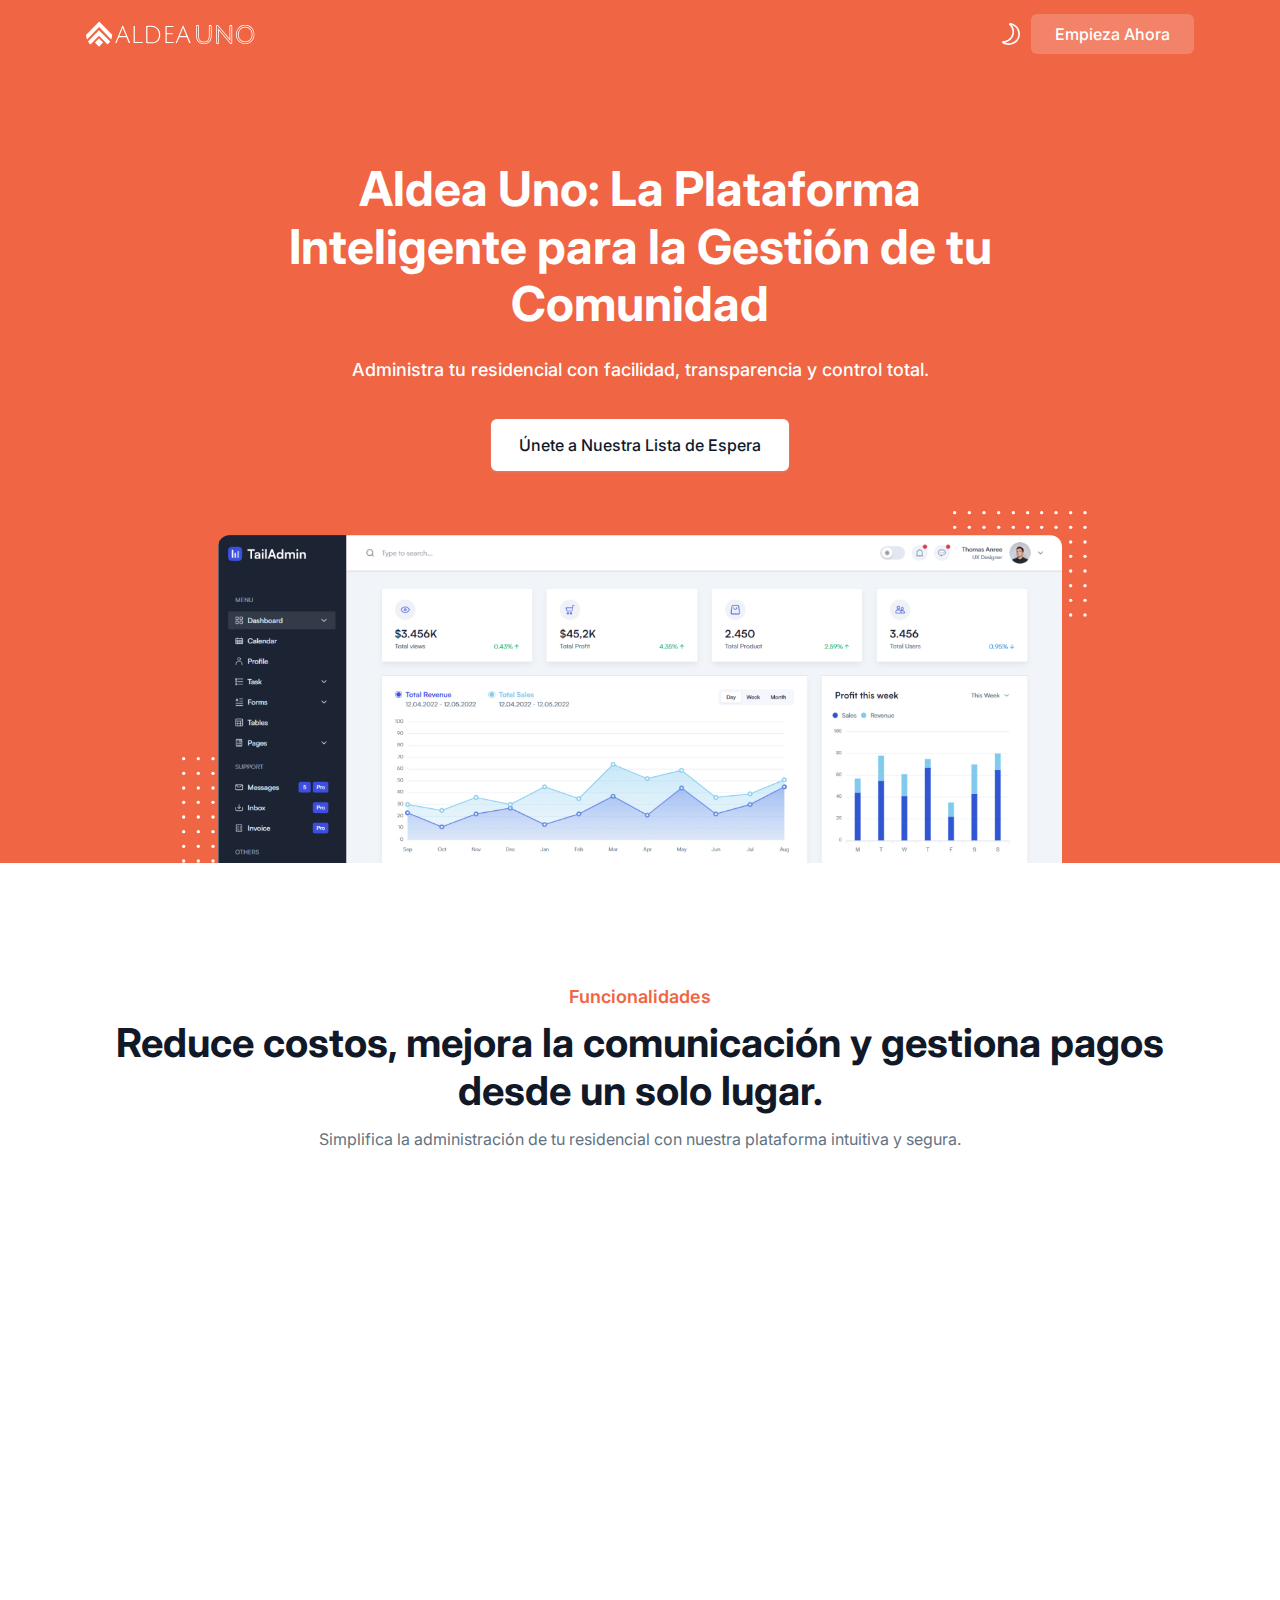
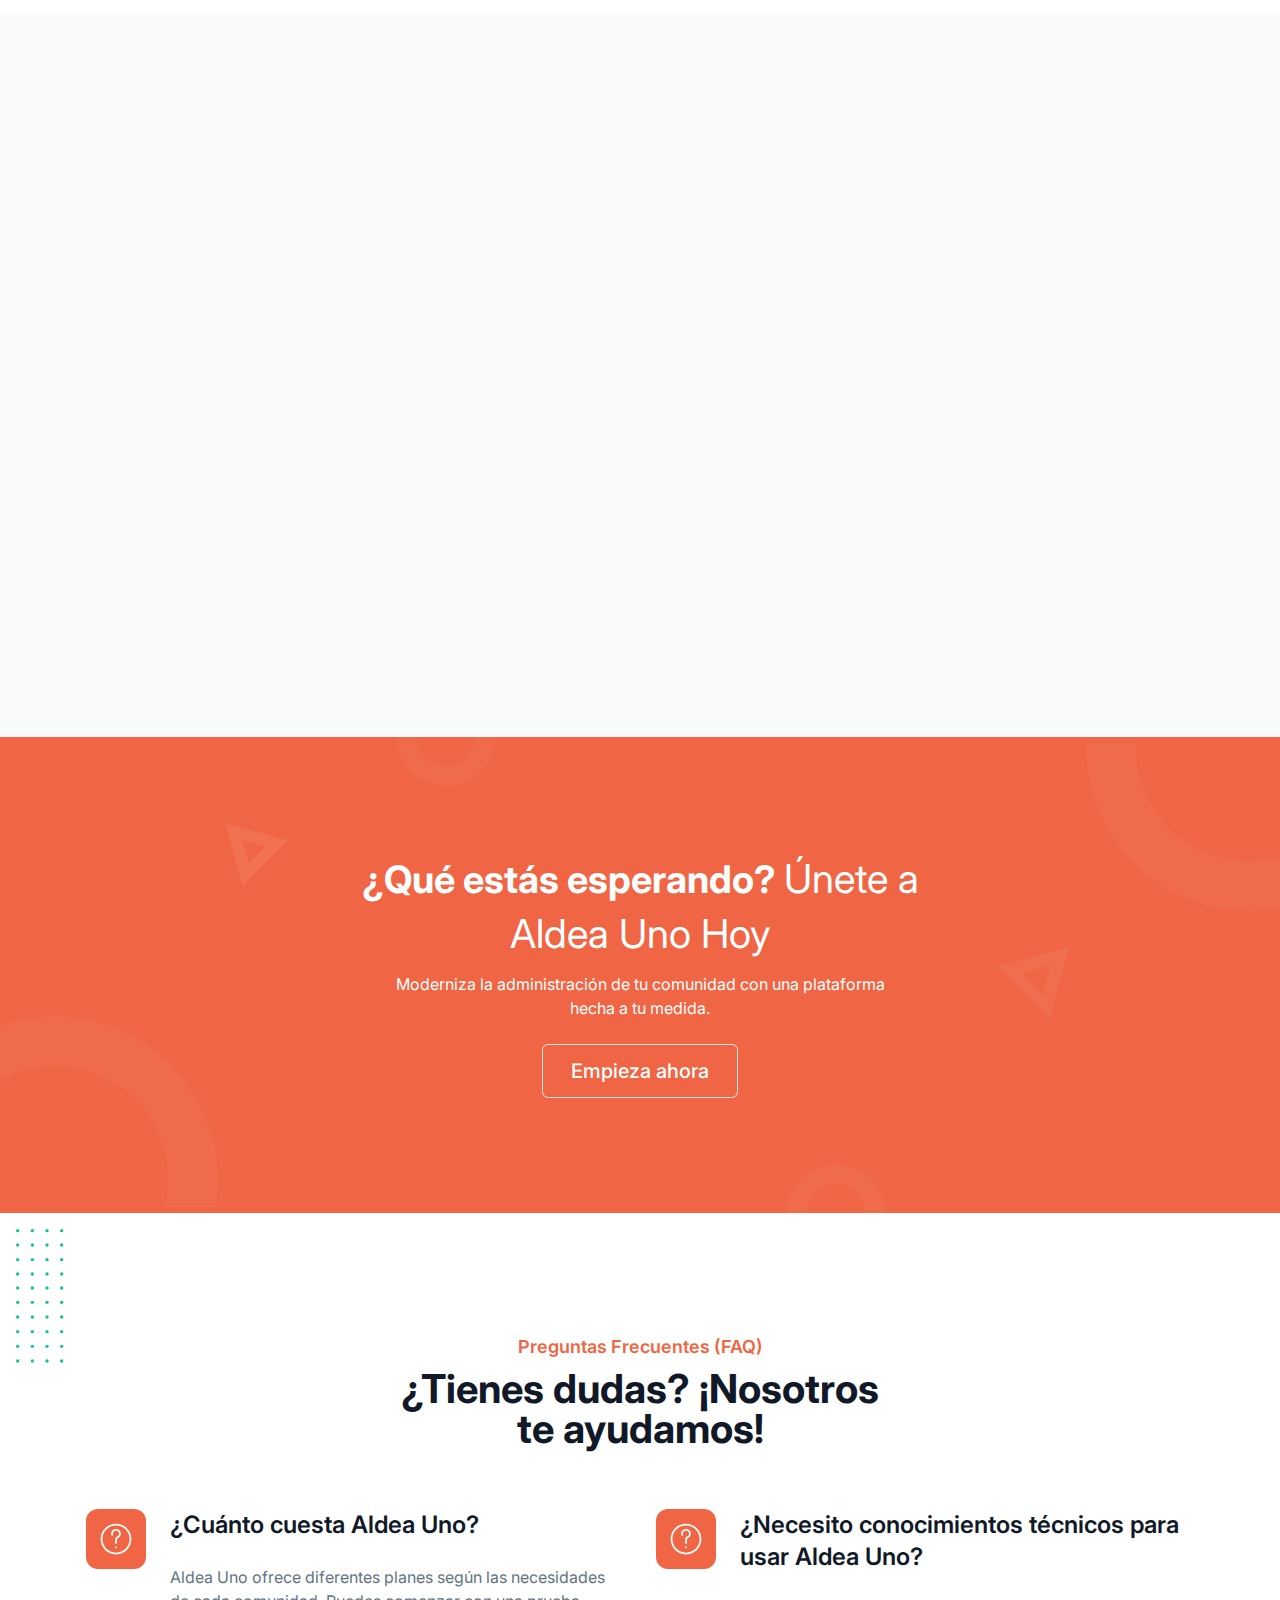
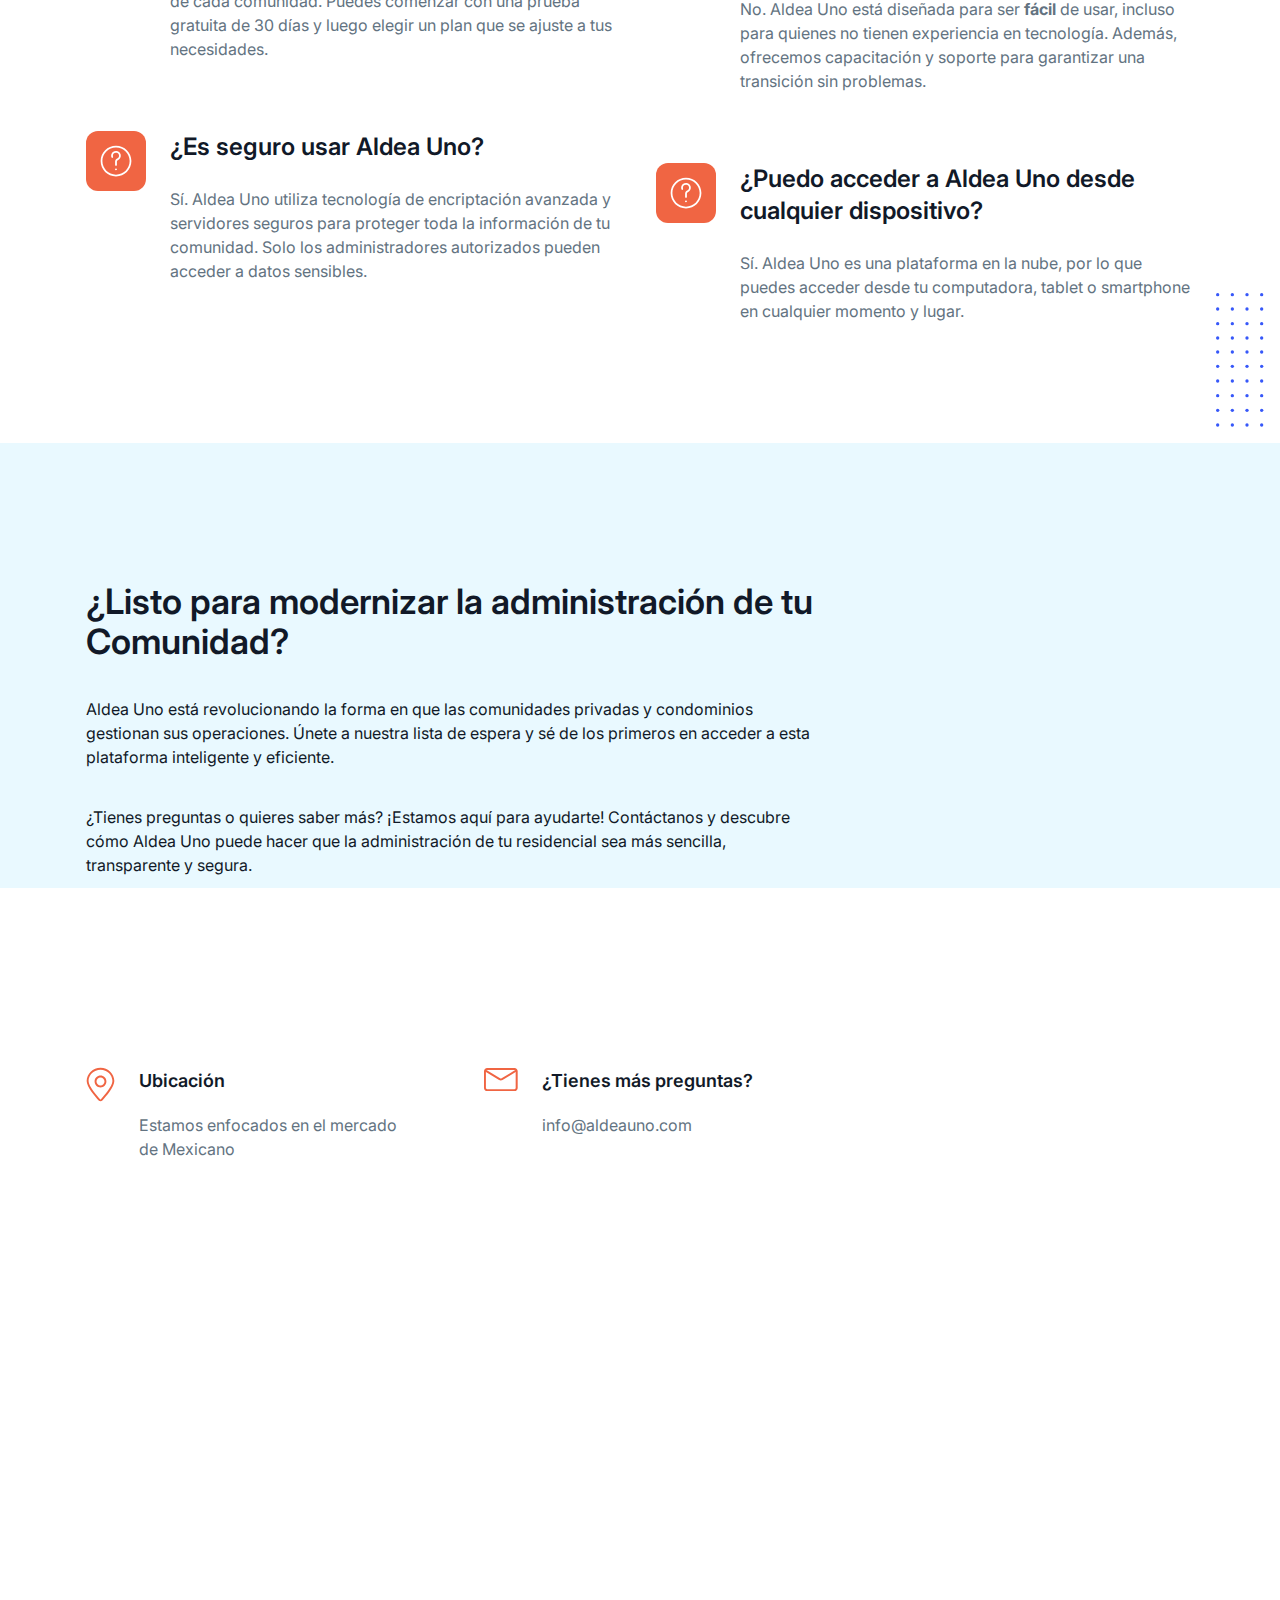
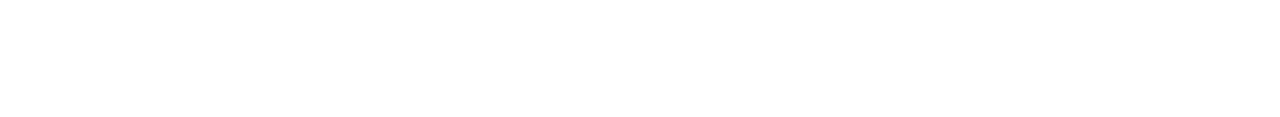
<file: index copy.html>
<!doctype html>
<html lang="en" class="scroll-smooth">
  <head>
    <meta charset="UTF-8" />
    <meta http-equiv="X-UA-Compatible" content="IE=edge" />
    <meta name="viewport" content="width=device-width, initial-scale=1.0" />
    <title>
      Aldea Uno | La Plataforma Inteligente para la Gestión de tu Comunidad
    </title>
    <link
      rel="shortcut icon"
      href="assets/images/favicon.png"
      type="image/x-icon"
    />
    <link rel="stylesheet" href="assets/css/swiper-bundle.min.css" />
    <link rel="stylesheet" href="assets/css/animate.css" />
    <link rel="stylesheet" href="assets/css/tailwind.css" />

    <!-- ==== WOW JS ==== -->
    <script src="assets/js/wow.min.js"></script>
    <script>
      new WOW().init();
    </script>

    <!-- SuiteCRM Script -->

<script type="text/javascript" src='https://crm.kbdreams.com/public/cache/include/javascript/sugar_grp1.js?v=3G4AFzdSJpuFkXuw53Lj8w'></script>

<!-- End SuiteCRM Scrpt -->
  </head>

  <body>
    <!-- ====== Navbar Section Start -->
    <div
      class="ud-header absolute left-0 top-0 z-40 flex w-full items-center bg-transparent"
    >
      <div class="container">
        <div class="relative -mx-4 flex items-center justify-between">
          <div class="w-60 max-w-full px-4">
            <a href="index.html" class="navbar-logo block w-full py-5">
              <img
                src="assets/images/logo/logo-white.svg"
                alt="logo"
                class="header-logo w-full"
              />
            </a>
          </div>
          <div class="flex w-full items-center justify-between px-4">
            <div>
              <button
                id="navbarToggler"
                class="absolute right-4 top-1/2 block -translate-y-1/2 rounded-lg px-3 py-[6px] ring-primary focus:ring-2 lg:hidden"
              >
                <span
                  class="relative my-[6px] block h-[2px] w-[30px] bg-white"
                ></span>
                <span
                  class="relative my-[6px] block h-[2px] w-[30px] bg-white"
                ></span>
                <span
                  class="relative my-[6px] block h-[2px] w-[30px] bg-white"
                ></span>
              </button>
              <!-- <nav
                id="navbarCollapse"
                class="absolute right-4 top-full hidden w-full max-w-[250px] rounded-lg bg-white py-5 shadow-lg dark:bg-dark-2 lg:static lg:block lg:w-full lg:max-w-full lg:bg-transparent lg:px-4 lg:py-0 lg:shadow-none dark:lg:bg-transparent xl:px-6"
              >
                <ul class="blcok lg:flex 2xl:ml-20">
                  <li class="group relative">
                    <a
                      href="#home"
                      class="ud-menu-scroll mx-8 flex py-2 text-base font-medium text-dark group-hover:text-primary dark:text-white lg:mr-0 lg:inline-flex lg:px-0 lg:py-6 lg:text-white lg:group-hover:text-white lg:group-hover:opacity-70"
                    >
                      Home
                    </a>
                  </li>
                  <li class="group relative">
                    <a
                      href="#about"
                      class="ud-menu-scroll mx-8 flex py-2 text-base font-medium text-dark group-hover:text-primary dark:text-white lg:ml-7 lg:mr-0 lg:inline-flex lg:px-0 lg:py-6 lg:text-white lg:group-hover:text-white lg:group-hover:opacity-70 xl:ml-10"
                    >
                      About
                    </a>
                  </li>
                  <li class="group relative">
                    <a
                      href="#pricing"
                      class="ud-menu-scroll mx-8 flex py-2 text-base font-medium text-dark group-hover:text-primary dark:text-white lg:ml-7 lg:mr-0 lg:inline-flex lg:px-0 lg:py-6 lg:text-white lg:group-hover:text-white lg:group-hover:opacity-70 xl:ml-10"
                    >
                      Pricing
                    </a>
                  </li>
                  <li class="group relative">
                    <a
                      href="#team"
                      class="ud-menu-scroll mx-8 flex py-2 text-base font-medium text-dark group-hover:text-primary dark:text-white lg:ml-7 lg:mr-0 lg:inline-flex lg:px-0 lg:py-6 lg:text-white lg:group-hover:text-white lg:group-hover:opacity-70 xl:ml-10"
                    >
                      Team
                    </a>
                  </li>
                  <li class="group relative">
                    <a
                      href="#contact"
                      class="ud-menu-scroll mx-8 flex py-2 text-base font-medium text-dark group-hover:text-primary dark:text-white lg:ml-7 lg:mr-0 lg:inline-flex lg:px-0 lg:py-6 lg:text-white lg:group-hover:text-white lg:group-hover:opacity-70 xl:ml-10"
                    >
                      Contact
                    </a>
                  </li>
                  <li class="group relative">
                    <a
                      href="blog-grids.html"
                      class="ud-menu-scroll mx-8 flex py-2 text-base font-medium text-dark group-hover:text-primary dark:text-white lg:ml-7 lg:mr-0 lg:inline-flex lg:px-0 lg:py-6 lg:text-white lg:group-hover:text-white lg:group-hover:opacity-70 xl:ml-10"
                    >
                      Blog
                    </a>
                  </li>
                  <li class="submenu-item group relative">
                    <a
                      href="javascript:void(0)"
                      class="relative mx-8 flex items-center justify-between py-2 text-base font-medium text-dark group-hover:text-primary dark:text-white lg:ml-8 lg:mr-0 lg:inline-flex lg:py-6 lg:pl-0 lg:pr-4 lg:text-white lg:group-hover:text-white lg:group-hover:opacity-70 xl:ml-10"
                    >
                      Pages

                      <svg
                        class="ml-2 fill-current"
                        width="16"
                        height="20"
                        viewBox="0 0 16 20"
                        fill="none"
                        xmlns="http://www.w3.org/2000/svg"
                      >
                        <path
                          d="M7.99999 14.9C7.84999 14.9 7.72499 14.85 7.59999 14.75L1.84999 9.10005C1.62499 8.87505 1.62499 8.52505 1.84999 8.30005C2.07499 8.07505 2.42499 8.07505 2.64999 8.30005L7.99999 13.525L13.35 8.25005C13.575 8.02505 13.925 8.02505 14.15 8.25005C14.375 8.47505 14.375 8.82505 14.15 9.05005L8.39999 14.7C8.27499 14.825 8.14999 14.9 7.99999 14.9Z"
                        />
                      </svg>
                    </a>
                    <div
                      class="submenu relative left-0 top-full hidden w-[250px] rounded-sm bg-white p-4 transition-[top] duration-300 group-hover:opacity-100 dark:bg-dark-2 lg:invisible lg:absolute lg:top-[110%] lg:block lg:opacity-0 lg:shadow-lg lg:group-hover:visible lg:group-hover:top-full"
                    >
                      <a
                        href="about.html"
                        class="block rounded px-4 py-[10px] text-sm text-body-color hover:text-primary dark:text-dark-6 dark:hover:text-primary"
                      >
                        About Page
                      </a>
                      <a
                        href="pricing.html"
                        class="block rounded px-4 py-[10px] text-sm text-body-color hover:text-primary dark:text-dark-6 dark:hover:text-primary"
                      >
                        Pricing Page
                      </a>
                      <a
                        href="contact.html"
                        class="block rounded px-4 py-[10px] text-sm text-body-color hover:text-primary dark:text-dark-6 dark:hover:text-primary"
                      >
                        Contact Page
                      </a>
                      <a
                        href="blog-grids.html"
                        class="block rounded px-4 py-[10px] text-sm text-body-color hover:text-primary dark:text-dark-6 dark:hover:text-primary"
                      >
                        Blog Grid Page
                      </a>
                      <a
                        href="blog-details.html"
                        class="block rounded px-4 py-[10px] text-sm text-body-color hover:text-primary dark:text-dark-6 dark:hover:text-primary"
                      >
                        Blog Details Page
                      </a>
                      <a
                        href="signup.html"
                        class="block rounded px-4 py-[10px] text-sm text-body-color hover:text-primary dark:text-dark-6 dark:hover:text-primary"
                      >
                        Sign Up Page
                      </a>
                      <a
                        href="signin.html"
                        class="block rounded px-4 py-[10px] text-sm text-body-color hover:text-primary dark:text-dark-6 dark:hover:text-primary"
                      >
                        Sign In Page
                      </a>
                      <a
                        href="404.html"
                        class="block rounded px-4 py-[10px] text-sm text-body-color hover:text-primary dark:text-dark-6 dark:hover:text-primary"
                      >
                        404 Page
                      </a>
                    </div>
                  </li>
                </ul>
              </nav> -->
            </div>
            <div class="flex items-center justify-end pr-16 lg:pr-0 ">
              <label
                for="themeSwitcher"
                class="inline-flex cursor-pointer items-center"
                aria-label="themeSwitcher"
                name="themeSwitcher"
              >
                <input
                  type="checkbox"
                  name="themeSwitcher"
                  id="themeSwitcher"
                  class="sr-only"
                />
                <span class="block text-white dark:hidden">
                  <svg
                    class="fill-current"
                    width="24"
                    height="24"
                    viewBox="0 0 24 24"
                    fill="none"
                    xmlns="http://www.w3.org/2000/svg"
                  >
                    <path
                      d="M13.3125 1.50001C12.675 1.31251 12.0375 1.16251 11.3625 1.05001C10.875 0.975006 10.35 1.23751 10.1625 1.68751C9.93751 2.13751 10.05 2.70001 10.425 3.00001C13.0875 5.47501 14.0625 9.11251 12.975 12.525C11.775 16.3125 8.25001 18.975 4.16251 19.0875C3.63751 19.0875 3.22501 19.425 3.07501 19.9125C2.92501 20.4 3.15001 20.925 3.56251 21.1875C4.50001 21.75 5.43751 22.2 6.37501 22.5C7.46251 22.8375 8.58751 22.9875 9.71251 22.9875C11.625 22.9875 13.5 22.5 15.1875 21.5625C17.85 20.1 19.725 17.7375 20.55 14.8875C22.1625 9.26251 18.975 3.37501 13.3125 1.50001ZM18.9375 14.4C18.2625 16.8375 16.6125 18.825 14.4 20.0625C12.075 21.3375 9.41251 21.6 6.90001 20.85C6.63751 20.775 6.33751 20.6625 6.07501 20.55C10.05 19.7625 13.35 16.9125 14.5875 13.0125C15.675 9.56251 15 5.92501 12.7875 3.07501C17.5875 4.68751 20.2875 9.67501 18.9375 14.4Z"
                    />
                  </svg>
                </span>
                <span class="hidden text-white dark:block">
                  <svg
                    class="fill-current"
                    width="24"
                    height="24"
                    viewBox="0 0 24 24"
                    fill="none"
                    xmlns="http://www.w3.org/2000/svg"
                  >
                    <g clip-path="url(#clip0_2172_3070)">
                      <path
                        d="M12 6.89999C9.18752 6.89999 6.90002 9.18749 6.90002 12C6.90002 14.8125 9.18752 17.1 12 17.1C14.8125 17.1 17.1 14.8125 17.1 12C17.1 9.18749 14.8125 6.89999 12 6.89999ZM12 15.4125C10.125 15.4125 8.58752 13.875 8.58752 12C8.58752 10.125 10.125 8.58749 12 8.58749C13.875 8.58749 15.4125 10.125 15.4125 12C15.4125 13.875 13.875 15.4125 12 15.4125Z"
                      />
                      <path
                        d="M12 4.2375C12.45 4.2375 12.8625 3.8625 12.8625 3.375V1.5C12.8625 1.05 12.4875 0.637497 12 0.637497C11.55 0.637497 11.1375 1.0125 11.1375 1.5V3.4125C11.175 3.8625 11.55 4.2375 12 4.2375Z"
                      />
                      <path
                        d="M12 19.7625C11.55 19.7625 11.1375 20.1375 11.1375 20.625V22.5C11.1375 22.95 11.5125 23.3625 12 23.3625C12.45 23.3625 12.8625 22.9875 12.8625 22.5V20.5875C12.8625 20.1375 12.45 19.7625 12 19.7625Z"
                      />
                      <path
                        d="M18.1125 6.74999C18.3375 6.74999 18.5625 6.67499 18.7125 6.48749L19.9125 5.28749C20.25 4.94999 20.25 4.42499 19.9125 4.08749C19.575 3.74999 19.05 3.74999 18.7125 4.08749L17.5125 5.28749C17.175 5.62499 17.175 6.14999 17.5125 6.48749C17.6625 6.67499 17.8875 6.74999 18.1125 6.74999Z"
                      />
                      <path
                        d="M5.32501 17.5125L4.12501 18.675C3.78751 19.0125 3.78751 19.5375 4.12501 19.875C4.27501 20.025 4.50001 20.1375 4.72501 20.1375C4.95001 20.1375 5.17501 20.0625 5.32501 19.875L6.52501 18.675C6.86251 18.3375 6.86251 17.8125 6.52501 17.475C6.18751 17.175 5.62501 17.175 5.32501 17.5125Z"
                      />
                      <path
                        d="M22.5 11.175H20.5875C20.1375 11.175 19.725 11.55 19.725 12.0375C19.725 12.4875 20.1 12.9 20.5875 12.9H22.5C22.95 12.9 23.3625 12.525 23.3625 12.0375C23.3625 11.55 22.95 11.175 22.5 11.175Z"
                      />
                      <path
                        d="M4.23751 12C4.23751 11.55 3.86251 11.1375 3.37501 11.1375H1.50001C1.05001 11.1375 0.637512 11.5125 0.637512 12C0.637512 12.45 1.01251 12.8625 1.50001 12.8625H3.41251C3.86251 12.8625 4.23751 12.45 4.23751 12Z"
                      />
                      <path
                        d="M18.675 17.5125C18.3375 17.175 17.8125 17.175 17.475 17.5125C17.1375 17.85 17.1375 18.375 17.475 18.7125L18.675 19.9125C18.825 20.0625 19.05 20.175 19.275 20.175C19.5 20.175 19.725 20.1 19.875 19.9125C20.2125 19.575 20.2125 19.05 19.875 18.7125L18.675 17.5125Z"
                      />
                      <path
                        d="M5.32501 4.125C4.98751 3.7875 4.46251 3.7875 4.12501 4.125C3.78751 4.4625 3.78751 4.9875 4.12501 5.325L5.32501 6.525C5.47501 6.675 5.70001 6.7875 5.92501 6.7875C6.15001 6.7875 6.37501 6.7125 6.52501 6.525C6.86251 6.1875 6.86251 5.6625 6.52501 5.325L5.32501 4.125Z"
                      />
                    </g>
                    <defs>
                      <clipPath id="clip0_2172_3070">
                        <rect width="24" height="24" fill="white" />
                      </clipPath>
                    </defs>
                  </svg>
                </span>
              </label>
              <div class="hidden ml-2 sm:flex">
                <!-- <a
                  href="signin.html"
                  class="loginBtn px-[22px] py-2 text-base font-medium text-white hover:opacity-70"
                >
                  Sign In
                </a> -->
                <a
                  href="contact.html"
                  class="signUpBtn rounded-md bg-white bg-opacity-20 px-6 py-2 text-base font-medium text-white duration-300 ease-in-out hover:bg-opacity-100 hover:text-dark"
                >
                  Empieza Ahora
                </a>
              </div>
            </div>
          </div>
        </div>
      </div>
    </div>
    <!-- ====== Navbar Section End -->

    <!-- ====== Hero Section Start -->
    <div
      id="home"
      class="relative overflow-hidden bg-primary pt-[120px] md:pt-[130px] lg:pt-[160px]"
    >
      <div class="container">
        <div class="-mx-4 flex flex-wrap items-center">
          <div class="w-full px-4">
            <div
              class="hero-content wow fadeInUp mx-auto max-w-[780px] text-center"
              data-wow-delay=".2s"
            >
              <h1
                class="mb-6 text-3xl font-bold leading-snug text-white sm:text-4xl sm:leading-snug lg:text-5xl lg:leading-[1.2]"
              >
              Aldea Uno: La Plataforma Inteligente para la Gestión de tu Comunidad
              </h1>
              <p
                class="mx-auto mb-9 max-w-[600px] text-base font-medium text-white sm:text-lg sm:leading-[1.44]"
              >
              Administra tu residencial con facilidad, transparencia y control total.
              </p>
              <ul
                class="sm:mb-10 flex flex-wrap items-center justify-center gap-5"
              >
                <li>
                  <a
                    href="https://links.tailgrids.com/play-download"
                    class="inline-flex items-center justify-center rounded-md bg-white px-7 py-[14px] text-center text-base font-medium text-dark shadow-1 transition duration-300 ease-in-out hover:bg-gray-2 hover:text-body-color"
                  >
                    Únete a Nuestra Lista de Espera
                  </a>
                </li>
                <!-- <li>
                  <a
                    href="https://github.com/tailgrids/play-tailwind"
                    target="_blank"
                    class="flex items-center gap-4 rounded-md bg-white/[0.12] px-6 py-[14px] text-base font-medium text-white transition duration-300 ease-in-out hover:bg-white hover:text-dark"
                  >
                    <svg
                      class="fill-current"
                      width="24"
                      height="24"
                      viewBox="0 0 24 24"
                      fill="none"
                      xmlns="http://www.w3.org/2000/svg"
                    >
                      <g clip-path="url(#clip0_2005_10818)">
                        <path
                          d="M12 0.674805C5.625 0.674805 0.375 5.8498 0.375 12.2998C0.375 17.3998 3.7125 21.7498 8.3625 23.3248C8.9625 23.4373 9.15 23.0623 9.15 22.7998C9.15 22.5373 9.15 21.7873 9.1125 20.7748C5.8875 21.5248 5.2125 19.1998 5.2125 19.1998C4.6875 17.8873 3.9 17.5123 3.9 17.5123C2.85 16.7623 3.9375 16.7623 3.9375 16.7623C5.1 16.7998 5.7375 17.9623 5.7375 17.9623C6.75 19.7623 8.475 19.2373 9.1125 18.8998C9.225 18.1498 9.525 17.6248 9.8625 17.3248C7.3125 17.0623 4.575 16.0498 4.575 11.6248C4.575 10.3498 5.0625 9.3373 5.775 8.5498C5.6625 8.2873 5.25 7.0873 5.8875 5.4748C5.8875 5.4748 6.9 5.1748 9.1125 6.6748C10.05 6.4123 11.025 6.2623 12.0375 6.2623C13.05 6.2623 14.0625 6.3748 14.9625 6.6748C17.175 5.2123 18.15 5.4748 18.15 5.4748C18.7875 7.0498 18.4125 8.2873 18.2625 8.5498C19.0125 9.3373 19.4625 10.3873 19.4625 11.6248C19.4625 16.0498 16.725 17.0623 14.175 17.3248C14.5875 17.6998 14.9625 18.4498 14.9625 19.4998C14.9625 21.0748 14.925 22.3123 14.925 22.6873C14.925 22.9873 15.15 23.3248 15.7125 23.2123C20.2875 21.6748 23.625 17.3623 23.625 12.2248C23.5875 5.8498 18.375 0.674805 12 0.674805Z"
                        />
                      </g>
                      <defs>
                        <clipPath id="clip0_2005_10818">
                          <rect width="24" height="24" fill="white" />
                        </clipPath>
                      </defs>
                    </svg>
                    Star on Github
                  </a>
                </li> -->
              </ul>
              <!-- <div>
                <p class="mb-4 text-center text-base font-medium text-white">
                  Built with latest technology
                </p>
                <div
                  class="wow fadeInUp flex items-center justify-center gap-4 text-center"
                  data-wow-delay=".3s"
                >
                  <a
                    href="https://github.com/uideck/play-bootstrap/"
                    class="text-white/60 duration-300 ease-in-out hover:text-white"
                    target="_blank"
                  >
                    <svg
                      class="fill-current"
                      width="41"
                      height="32"
                      viewBox="0 0 41 32"
                      fill="none"
                      xmlns="http://www.w3.org/2000/svg"
                    >
                      <mask
                        id="mask0_2005_10788"
                        style="mask-type: luminance"
                        maskUnits="userSpaceOnUse"
                        x="0"
                        y="0"
                        width="41"
                        height="32"
                      >
                        <path
                          d="M0.521393 0.0454102H40.5214V31.9174H0.521393V0.0454102Z"
                        />
                      </mask>
                      <g mask="url(#mask0_2005_10788)">
                        <path
                          fill-rule="evenodd"
                          clip-rule="evenodd"
                          d="M8.82951 0.048584C6.54719 0.048584 4.85835 2.04626 4.93395 4.21266C5.00655 6.29398 4.91223 8.98962 4.23366 11.1879C3.55264 13.3923 2.4017 14.7893 0.521393 14.9686V16.993C2.4017 17.1727 3.55264 18.5689 4.23358 20.7737C4.91223 22.9719 5.00647 25.6676 4.93387 27.7489C4.85827 29.915 6.54711 31.913 8.82983 31.913H32.2163C34.4987 31.913 36.1872 29.9153 36.1116 27.7489C36.039 25.6676 36.1333 22.9719 36.8119 20.7737C37.4929 18.5689 38.641 17.1721 40.5214 16.993V14.9686C38.6411 14.7889 37.493 13.3927 36.8119 11.1879C36.1332 8.9899 36.039 6.29398 36.1116 4.21266C36.1872 2.04654 34.4987 0.048584 32.2163 0.048584H8.82951ZM27.6401 19.6632C27.6401 22.6463 25.415 24.4554 21.7224 24.4554H15.4366C15.2568 24.4554 15.0844 24.3839 14.9572 24.2568C14.8301 24.1297 14.7587 23.9572 14.7587 23.7774V8.18422C14.7587 8.00442 14.8301 7.83194 14.9572 7.70482C15.0844 7.57766 15.2568 7.50626 15.4366 7.50626H21.6866C24.7656 7.50626 26.7863 9.17406 26.7863 11.7347C26.7863 13.5319 25.427 15.1409 23.6952 15.4228V15.5165C26.0526 15.7751 27.6401 17.408 27.6401 19.6632ZM21.037 9.65538H17.453V14.7179H20.4716C22.8052 14.7179 24.092 13.7782 24.092 12.0986C24.0917 10.5245 22.9855 9.65538 21.037 9.65538ZM17.453 16.7265V22.3055H21.1689C23.5986 22.3055 24.8856 21.3306 24.8856 19.4984C24.8856 17.6663 23.5625 16.7263 21.0126 16.7263L17.453 16.7265Z"
                        />
                      </g>
                    </svg>
                  </a>

                  <a
                    href="https://github.com/TailGrids/play-tailwind/"
                    class="text-white/60 duration-300 ease-in-out hover:text-white"
                    target="_blank"
                  >
                    <svg
                      class="fill-current"
                      width="41"
                      height="26"
                      viewBox="0 0 41 26"
                      fill="none"
                      xmlns="http://www.w3.org/2000/svg"
                    >
                      <mask
                        id="mask0_2005_10783"
                        style="mask-type: luminance"
                        maskUnits="userSpaceOnUse"
                        x="0"
                        y="0"
                        width="41"
                        height="26"
                      >
                        <path
                          d="M0.521393 0.949463H40.5214V25.0135H0.521393V0.949463Z"
                        />
                      </mask>
                      <g mask="url(#mask0_2005_10783)">
                        <path
                          d="M20.5214 0.980713C15.1882 0.980713 11.8546 3.64743 10.5214 8.98071C12.5214 6.31399 14.8546 5.31399 17.5214 5.98071C19.043 6.36103 20.1302 7.46495 21.3342 8.68667C23.295 10.6771 25.5642 12.9807 30.5214 12.9807C35.8546 12.9807 39.1882 10.314 40.5214 4.98071C38.5214 7.64743 36.1882 8.64743 33.5214 7.98071C31.9998 7.60039 30.9126 6.49651 29.7086 5.27479C27.7478 3.28431 25.4786 0.980713 20.5214 0.980713ZM10.5214 12.9807C5.18819 12.9807 1.85459 15.6474 0.521393 20.9807C2.52139 18.314 4.85459 17.314 7.52139 17.9807C9.04299 18.361 10.1302 19.465 11.3342 20.6867C13.295 22.6771 15.5642 24.9807 20.5214 24.9807C25.8546 24.9807 29.1882 22.314 30.5214 16.9807C28.5214 19.6474 26.1882 20.6474 23.5214 19.9807C21.9998 19.6004 20.9126 18.4965 19.7086 17.2748C17.7478 15.2843 15.4786 12.9807 10.5214 12.9807Z"
                        />
                      </g>
                    </svg>
                  </a>

                  <a
                    href="https://github.com/NextJSTemplates/play-nextjs"
                    class="text-white/60 duration-300 ease-in-out hover:text-white"
                    target="_blank"
                  >
                    <svg
                      class="fill-current"
                      width="41"
                      height="36"
                      viewBox="0 0 41 36"
                      fill="none"
                      xmlns="http://www.w3.org/2000/svg"
                    >
                      <path
                        d="M40.5214 17.9856C40.5214 15.3358 37.203 12.8245 32.1154 11.2673C33.2894 6.08177 32.7678 1.95622 30.4686 0.63539C29.9386 0.325566 29.3186 0.178806 28.6422 0.178806V1.99699C29.017 1.99699 29.3186 2.07037 29.5714 2.20897C30.6802 2.84493 31.1614 5.26645 30.7862 8.38101C30.6966 9.14741 30.5498 9.95457 30.3706 10.7781C28.7726 10.3867 27.0278 10.0851 25.1934 9.88937C24.0926 8.38101 22.951 7.01125 21.8014 5.81273C24.4594 3.34229 26.9542 1.98883 28.6502 1.98883V0.170654C26.4082 0.170654 23.473 1.7687 20.505 4.54081C17.5374 1.78501 14.6022 0.203266 12.3598 0.203266V2.02145C14.0478 2.02145 16.5506 3.36673 19.2086 5.82089C18.0674 7.01941 16.9258 8.38101 15.8414 9.88937C13.9986 10.0851 12.2538 10.3867 10.6558 10.7862C10.4686 9.97089 10.3298 9.18001 10.2318 8.42177C9.84859 5.30721 10.3218 2.88569 11.4222 2.24157C11.667 2.09483 11.985 2.0296 12.3598 2.0296V0.211422C11.675 0.211422 11.0554 0.358178 10.5174 0.668006C8.22619 1.98883 7.71259 6.10626 8.89499 11.2754C3.82339 12.8409 0.521393 15.3439 0.521393 17.9856C0.521393 20.6354 3.8398 23.1466 8.9274 24.7039C7.7534 29.8894 8.27499 34.0149 10.5742 35.3358C11.1042 35.6456 11.7242 35.7923 12.409 35.7923C14.651 35.7923 17.5862 34.1943 20.5542 31.4222C23.5218 34.178 26.457 35.7597 28.699 35.7597C29.3842 35.7597 30.0038 35.613 30.5418 35.3031C32.833 33.9823 33.3466 29.8649 32.1642 24.6957C37.2194 23.1385 40.5214 20.6273 40.5214 17.9856ZM29.9058 12.5473C29.6042 13.5991 29.229 14.6835 28.805 15.7679C28.471 15.1156 28.1202 14.4634 27.737 13.8111C27.3622 13.1588 26.9626 12.5229 26.563 11.9032C27.7206 12.0745 28.8378 12.2864 29.9058 12.5473ZM26.1718 21.2306C25.5358 22.3313 24.8834 23.3749 24.2066 24.3451C22.9918 24.4511 21.7606 24.5082 20.5214 24.5082C19.2902 24.5082 18.059 24.4511 16.8526 24.3533C16.1758 23.3831 15.5154 22.3476 14.8794 21.2551C14.2598 20.187 13.697 19.1026 13.1834 18.01C13.689 16.9175 14.2598 15.8249 14.871 14.7569C15.507 13.6562 16.1594 12.6126 16.8362 11.6423C18.051 11.5363 19.2822 11.4793 20.5214 11.4793C21.7526 11.4793 22.9838 11.5363 24.1902 11.6342C24.867 12.6044 25.5274 13.6399 26.1634 14.7324C26.783 15.8005 27.3458 16.8849 27.8594 17.9774C27.3458 19.07 26.783 20.1625 26.1718 21.2306ZM28.805 20.1707C29.2454 21.2632 29.6206 22.3557 29.9302 23.4157C28.8622 23.6766 27.737 23.8967 26.571 24.0679C26.9706 23.4401 27.3702 22.796 27.7454 22.1356C28.1202 21.4833 28.471 20.8229 28.805 20.1707ZM20.5378 28.8702C19.7794 28.0875 19.021 27.2151 18.271 26.2611C19.005 26.2938 19.755 26.3182 20.5134 26.3182C21.2798 26.3182 22.0378 26.3019 22.7798 26.2611C22.0462 27.2151 21.2878 28.0875 20.5378 28.8702ZM14.4718 24.0679C13.3138 23.8967 12.197 23.6847 11.129 23.4238C11.4306 22.3721 11.8054 21.2877 12.2294 20.2033C12.5638 20.8555 12.9142 21.5078 13.2974 22.1601C13.6806 22.8123 14.0722 23.4483 14.4718 24.0679ZM20.497 7.10093C21.255 7.88365 22.0134 8.75605 22.7634 9.70998C22.0298 9.67737 21.2798 9.65293 20.5214 9.65293C19.755 9.65293 18.9966 9.66922 18.2546 9.70998C18.9886 8.75605 19.747 7.88365 20.497 7.10093ZM14.4634 11.9032C14.0642 12.531 13.6646 13.1751 13.2894 13.8356C12.9142 14.4878 12.5638 15.1401 12.2294 15.7923C11.7894 14.6998 11.4142 13.6073 11.1042 12.5473C12.1726 12.2946 13.2974 12.0745 14.4634 11.9032ZM7.08459 22.1111C4.19859 20.88 2.33139 19.2657 2.33139 17.9856C2.33139 16.7055 4.19859 15.083 7.08459 13.86C7.78579 13.5583 8.55219 13.2893 9.34339 13.0365C9.80779 14.6346 10.4194 16.2979 11.1778 18.0019C10.4278 19.6978 9.82419 21.3529 9.36779 22.9428C8.56059 22.69 7.79419 22.4128 7.08459 22.1111ZM11.4714 33.7622C10.3626 33.1262 9.8814 30.7047 10.2566 27.5901C10.3462 26.8237 10.493 26.0166 10.6722 25.1931C12.2702 25.5844 14.015 25.8861 15.8494 26.0818C16.9502 27.5901 18.0918 28.9599 19.2414 30.1584C16.5834 32.6289 14.0886 33.9823 12.3926 33.9823C12.0258 33.9742 11.7158 33.9008 11.4714 33.7622ZM30.811 27.5494C31.1942 30.6639 30.721 33.0855 29.6206 33.7296C29.3758 33.8763 29.0578 33.9415 28.683 33.9415C26.995 33.9415 24.4922 32.5963 21.8342 30.1421C22.9754 28.9436 24.117 27.582 25.2014 26.0736C27.0442 25.8779 28.789 25.5763 30.387 25.1768C30.5742 26.0003 30.721 26.7911 30.811 27.5494ZM33.9498 22.1111C33.2486 22.4128 32.4822 22.6819 31.6914 22.9346C31.2266 21.3366 30.615 19.6733 29.857 17.9693C30.607 16.2734 31.2102 14.6183 31.667 13.0284C32.4742 13.2811 33.2406 13.5583 33.9582 13.86C36.8442 15.0912 38.7114 16.7055 38.7114 17.9856C38.7034 19.2657 36.8362 20.8881 33.9498 22.1111Z"
                      />
                      <path
                        d="M20.5134 21.7133C22.5714 21.7133 24.2394 20.0451 24.2394 17.9873C24.2394 15.9294 22.5714 14.2612 20.5134 14.2612C18.4558 14.2612 16.7874 15.9294 16.7874 17.9873C16.7874 20.0451 18.4558 21.7133 20.5134 21.7133Z"
                      />
                    </svg>
                  </a>

                  <a
                    href="https://github.com/TailGrids/play-astro/"
                    class="text-white/60 duration-300 ease-in-out hover:text-white"
                    target="_blank"
                  >
                    <svg
                      class="mt-0.5 fill-current"
                      width="30"
                      height="38"
                      viewBox="0 0 30 38"
                      fill="none"
                      xmlns="http://www.w3.org/2000/svg"
                    >
                      <g clip-path="url(#clip0_2412_2096)">
                        <path
                          d="M9.54022 32.0145C7.86872 30.4866 7.38074 27.2761 8.07717 24.9502C9.28468 26.4166 10.9578 26.8812 12.6908 27.1434C15.3662 27.548 17.9937 27.3967 20.479 26.1739C20.7633 26.0338 21.0261 25.8477 21.3368 25.6591C21.57 26.3357 21.6306 27.0187 21.5492 27.7139C21.3511 29.407 20.5086 30.7148 19.1685 31.7062C18.6326 32.1027 18.0656 32.4572 17.5121 32.8311C15.8119 33.9803 15.3519 35.3278 15.9907 37.2877C16.0059 37.3358 16.0195 37.3835 16.0538 37.5C15.1857 37.1114 14.5516 36.5456 14.0684 35.8018C13.5581 35.017 13.3153 34.1486 13.3026 33.209C13.2962 32.7518 13.2962 32.2905 13.2347 31.8397C13.0845 30.7407 12.5686 30.2486 11.5967 30.2203C10.5992 30.1912 9.81018 30.8078 9.60094 31.779C9.58497 31.8535 9.5618 31.9271 9.53863 32.0137L9.54022 32.0145Z"
                        />
                        <path
                          d="M0 24.5627C0 24.5627 4.94967 22.1515 9.91317 22.1515L13.6555 10.5697C13.7956 10.0096 14.2046 9.62894 14.6665 9.62894C15.1283 9.62894 15.5374 10.0096 15.6775 10.5697L19.4198 22.1515C25.2984 22.1515 29.333 24.5627 29.333 24.5627C29.333 24.5627 20.9256 1.65922 20.9092 1.61326C20.6679 0.936116 20.2605 0.5 19.7113 0.5H9.62256C9.07337 0.5 8.68245 0.936116 8.42473 1.61326C8.40654 1.65835 0 24.5627 0 24.5627Z"
                        />
                      </g>
                      <defs>
                        <clipPath id="clip0_2412_2096">
                          <rect
                            width="29.3925"
                            height="37"
                            transform="translate(0 0.5)"
                          />
                        </clipPath>
                      </defs>
                    </svg>
                  </a>

                  <a
                    href="https://github.com/NextJSTemplates/play-nextjs"
                    class="text-white/60 duration-300 ease-in-out hover:text-white"
                    target="_blank"
                  >
                    <svg
                      class="fill-current"
                      width="41"
                      height="40"
                      viewBox="0 0 41 40"
                      fill="none"
                      xmlns="http://www.w3.org/2000/svg"
                    >
                      <path
                        d="M19.1914 0.0107542C19.1054 0.0185659 18.8322 0.0459068 18.5862 0.0654364C12.911 0.577104 7.59499 3.63931 4.22819 8.34588C2.35339 10.9628 1.15419 13.9313 0.700995 17.0755C0.540995 18.173 0.521393 18.4972 0.521393 19.9854C0.521393 21.4735 0.540995 21.7977 0.700995 22.8952C1.78699 30.3984 7.12619 36.7025 14.3678 39.0382C15.6646 39.4561 17.0314 39.7412 18.5862 39.9131C19.1914 39.9795 21.8082 39.9795 22.4138 39.9131C25.097 39.6163 27.3702 38.9523 29.6122 37.8078C29.9562 37.6321 30.0226 37.5852 29.9754 37.5462C29.9442 37.5227 28.4798 35.5581 26.7218 33.1833L23.527 28.8673L19.5234 22.9421C17.3206 19.6846 15.5082 17.0208 15.4926 17.0208C15.477 17.0169 15.4614 19.6495 15.4534 22.864C15.4418 28.4924 15.4378 28.7189 15.3678 28.8517C15.2662 29.0431 15.1878 29.1212 15.0238 29.2071C14.899 29.2696 14.7894 29.2813 14.1998 29.2813H13.5242L13.3442 29.1681C13.227 29.0938 13.1414 28.9962 13.0826 28.8829L13.0006 28.7072L13.0086 20.8759L13.0202 13.0407L13.1414 12.8884C13.2038 12.8064 13.3366 12.7009 13.4302 12.6502C13.5906 12.572 13.653 12.5642 14.3286 12.5642C15.1254 12.5642 15.2582 12.5955 15.4654 12.822C15.5238 12.8845 17.6914 16.1498 20.285 20.083C22.8786 24.0162 26.425 29.3868 28.167 32.0232L31.331 36.8158L31.491 36.7103C32.909 35.7885 34.4086 34.4761 35.5962 33.1091C38.123 30.207 39.7518 26.6683 40.2986 22.8952C40.459 21.7977 40.4786 21.4735 40.4786 19.9854C40.4786 18.4972 40.459 18.173 40.2986 17.0755C39.213 9.57232 33.8738 3.26825 26.6322 0.93254C25.355 0.518516 23.9958 0.233389 22.4722 0.0615304C22.0974 0.0224718 19.5158 -0.0204928 19.1914 0.0107542ZM27.3702 12.0955C27.5578 12.1892 27.7102 12.3689 27.765 12.5564C27.7962 12.658 27.8038 14.8296 27.7962 19.7237L27.7842 26.7464L26.5462 24.8482L25.3042 22.9499V17.845C25.3042 14.5445 25.3198 12.6892 25.343 12.5994C25.4058 12.3806 25.5422 12.2088 25.7298 12.1072C25.8902 12.0252 25.9486 12.0174 26.5618 12.0174C27.1398 12.0174 27.2414 12.0252 27.3702 12.0955Z"
                      />
                    </svg>
                  </a>
                </div>
              </div> -->
            </div>
          </div>

          <div class="w-full px-4">
            <div
              class="wow fadeInUp relative z-10 mx-auto max-w-[845px]"
              data-wow-delay=".25s"
            >
              <div class="mt-16">
                <img
                  src="assets/images/hero/hero-image.jpg"
                  alt="hero"
                  class="mx-auto max-w-full rounded-t-xl rounded-tr-xl"
                />
              </div>
              <div class="absolute -left-9 bottom-0 z-[-1]">
                <svg
                  width="134"
                  height="106"
                  viewBox="0 0 134 106"
                  fill="none"
                  xmlns="http://www.w3.org/2000/svg"
                >
                  <circle
                    cx="1.66667"
                    cy="104"
                    r="1.66667"
                    transform="rotate(-90 1.66667 104)"
                    fill="white"
                  />
                  <circle
                    cx="16.3333"
                    cy="104"
                    r="1.66667"
                    transform="rotate(-90 16.3333 104)"
                    fill="white"
                  />
                  <circle
                    cx="31"
                    cy="104"
                    r="1.66667"
                    transform="rotate(-90 31 104)"
                    fill="white"
                  />
                  <circle
                    cx="45.6667"
                    cy="104"
                    r="1.66667"
                    transform="rotate(-90 45.6667 104)"
                    fill="white"
                  />
                  <circle
                    cx="60.3333"
                    cy="104"
                    r="1.66667"
                    transform="rotate(-90 60.3333 104)"
                    fill="white"
                  />
                  <circle
                    cx="88.6667"
                    cy="104"
                    r="1.66667"
                    transform="rotate(-90 88.6667 104)"
                    fill="white"
                  />
                  <circle
                    cx="117.667"
                    cy="104"
                    r="1.66667"
                    transform="rotate(-90 117.667 104)"
                    fill="white"
                  />
                  <circle
                    cx="74.6667"
                    cy="104"
                    r="1.66667"
                    transform="rotate(-90 74.6667 104)"
                    fill="white"
                  />
                  <circle
                    cx="103"
                    cy="104"
                    r="1.66667"
                    transform="rotate(-90 103 104)"
                    fill="white"
                  />
                  <circle
                    cx="132"
                    cy="104"
                    r="1.66667"
                    transform="rotate(-90 132 104)"
                    fill="white"
                  />
                  <circle
                    cx="1.66667"
                    cy="89.3333"
                    r="1.66667"
                    transform="rotate(-90 1.66667 89.3333)"
                    fill="white"
                  />
                  <circle
                    cx="16.3333"
                    cy="89.3333"
                    r="1.66667"
                    transform="rotate(-90 16.3333 89.3333)"
                    fill="white"
                  />
                  <circle
                    cx="31"
                    cy="89.3333"
                    r="1.66667"
                    transform="rotate(-90 31 89.3333)"
                    fill="white"
                  />
                  <circle
                    cx="45.6667"
                    cy="89.3333"
                    r="1.66667"
                    transform="rotate(-90 45.6667 89.3333)"
                    fill="white"
                  />
                  <circle
                    cx="60.3333"
                    cy="89.3338"
                    r="1.66667"
                    transform="rotate(-90 60.3333 89.3338)"
                    fill="white"
                  />
                  <circle
                    cx="88.6667"
                    cy="89.3338"
                    r="1.66667"
                    transform="rotate(-90 88.6667 89.3338)"
                    fill="white"
                  />
                  <circle
                    cx="117.667"
                    cy="89.3338"
                    r="1.66667"
                    transform="rotate(-90 117.667 89.3338)"
                    fill="white"
                  />
                  <circle
                    cx="74.6667"
                    cy="89.3338"
                    r="1.66667"
                    transform="rotate(-90 74.6667 89.3338)"
                    fill="white"
                  />
                  <circle
                    cx="103"
                    cy="89.3338"
                    r="1.66667"
                    transform="rotate(-90 103 89.3338)"
                    fill="white"
                  />
                  <circle
                    cx="132"
                    cy="89.3338"
                    r="1.66667"
                    transform="rotate(-90 132 89.3338)"
                    fill="white"
                  />
                  <circle
                    cx="1.66667"
                    cy="74.6673"
                    r="1.66667"
                    transform="rotate(-90 1.66667 74.6673)"
                    fill="white"
                  />
                  <circle
                    cx="1.66667"
                    cy="31.0003"
                    r="1.66667"
                    transform="rotate(-90 1.66667 31.0003)"
                    fill="white"
                  />
                  <circle
                    cx="16.3333"
                    cy="74.6668"
                    r="1.66667"
                    transform="rotate(-90 16.3333 74.6668)"
                    fill="white"
                  />
                  <circle
                    cx="16.3333"
                    cy="31.0003"
                    r="1.66667"
                    transform="rotate(-90 16.3333 31.0003)"
                    fill="white"
                  />
                  <circle
                    cx="31"
                    cy="74.6668"
                    r="1.66667"
                    transform="rotate(-90 31 74.6668)"
                    fill="white"
                  />
                  <circle
                    cx="31"
                    cy="31.0003"
                    r="1.66667"
                    transform="rotate(-90 31 31.0003)"
                    fill="white"
                  />
                  <circle
                    cx="45.6667"
                    cy="74.6668"
                    r="1.66667"
                    transform="rotate(-90 45.6667 74.6668)"
                    fill="white"
                  />
                  <circle
                    cx="45.6667"
                    cy="31.0003"
                    r="1.66667"
                    transform="rotate(-90 45.6667 31.0003)"
                    fill="white"
                  />
                  <circle
                    cx="60.3333"
                    cy="74.6668"
                    r="1.66667"
                    transform="rotate(-90 60.3333 74.6668)"
                    fill="white"
                  />
                  <circle
                    cx="60.3333"
                    cy="31.0001"
                    r="1.66667"
                    transform="rotate(-90 60.3333 31.0001)"
                    fill="white"
                  />
                  <circle
                    cx="88.6667"
                    cy="74.6668"
                    r="1.66667"
                    transform="rotate(-90 88.6667 74.6668)"
                    fill="white"
                  />
                  <circle
                    cx="88.6667"
                    cy="31.0001"
                    r="1.66667"
                    transform="rotate(-90 88.6667 31.0001)"
                    fill="white"
                  />
                  <circle
                    cx="117.667"
                    cy="74.6668"
                    r="1.66667"
                    transform="rotate(-90 117.667 74.6668)"
                    fill="white"
                  />
                  <circle
                    cx="117.667"
                    cy="31.0001"
                    r="1.66667"
                    transform="rotate(-90 117.667 31.0001)"
                    fill="white"
                  />
                  <circle
                    cx="74.6667"
                    cy="74.6668"
                    r="1.66667"
                    transform="rotate(-90 74.6667 74.6668)"
                    fill="white"
                  />
                  <circle
                    cx="74.6667"
                    cy="31.0001"
                    r="1.66667"
                    transform="rotate(-90 74.6667 31.0001)"
                    fill="white"
                  />
                  <circle
                    cx="103"
                    cy="74.6668"
                    r="1.66667"
                    transform="rotate(-90 103 74.6668)"
                    fill="white"
                  />
                  <circle
                    cx="103"
                    cy="31.0001"
                    r="1.66667"
                    transform="rotate(-90 103 31.0001)"
                    fill="white"
                  />
                  <circle
                    cx="132"
                    cy="74.6668"
                    r="1.66667"
                    transform="rotate(-90 132 74.6668)"
                    fill="white"
                  />
                  <circle
                    cx="132"
                    cy="31.0001"
                    r="1.66667"
                    transform="rotate(-90 132 31.0001)"
                    fill="white"
                  />
                  <circle
                    cx="1.66667"
                    cy="60.0003"
                    r="1.66667"
                    transform="rotate(-90 1.66667 60.0003)"
                    fill="white"
                  />
                  <circle
                    cx="1.66667"
                    cy="16.3336"
                    r="1.66667"
                    transform="rotate(-90 1.66667 16.3336)"
                    fill="white"
                  />
                  <circle
                    cx="16.3333"
                    cy="60.0003"
                    r="1.66667"
                    transform="rotate(-90 16.3333 60.0003)"
                    fill="white"
                  />
                  <circle
                    cx="16.3333"
                    cy="16.3336"
                    r="1.66667"
                    transform="rotate(-90 16.3333 16.3336)"
                    fill="white"
                  />
                  <circle
                    cx="31"
                    cy="60.0003"
                    r="1.66667"
                    transform="rotate(-90 31 60.0003)"
                    fill="white"
                  />
                  <circle
                    cx="31"
                    cy="16.3336"
                    r="1.66667"
                    transform="rotate(-90 31 16.3336)"
                    fill="white"
                  />
                  <circle
                    cx="45.6667"
                    cy="60.0003"
                    r="1.66667"
                    transform="rotate(-90 45.6667 60.0003)"
                    fill="white"
                  />
                  <circle
                    cx="45.6667"
                    cy="16.3336"
                    r="1.66667"
                    transform="rotate(-90 45.6667 16.3336)"
                    fill="white"
                  />
                  <circle
                    cx="60.3333"
                    cy="60.0003"
                    r="1.66667"
                    transform="rotate(-90 60.3333 60.0003)"
                    fill="white"
                  />
                  <circle
                    cx="60.3333"
                    cy="16.3336"
                    r="1.66667"
                    transform="rotate(-90 60.3333 16.3336)"
                    fill="white"
                  />
                  <circle
                    cx="88.6667"
                    cy="60.0003"
                    r="1.66667"
                    transform="rotate(-90 88.6667 60.0003)"
                    fill="white"
                  />
                  <circle
                    cx="88.6667"
                    cy="16.3336"
                    r="1.66667"
                    transform="rotate(-90 88.6667 16.3336)"
                    fill="white"
                  />
                  <circle
                    cx="117.667"
                    cy="60.0003"
                    r="1.66667"
                    transform="rotate(-90 117.667 60.0003)"
                    fill="white"
                  />
                  <circle
                    cx="117.667"
                    cy="16.3336"
                    r="1.66667"
                    transform="rotate(-90 117.667 16.3336)"
                    fill="white"
                  />
                  <circle
                    cx="74.6667"
                    cy="60.0003"
                    r="1.66667"
                    transform="rotate(-90 74.6667 60.0003)"
                    fill="white"
                  />
                  <circle
                    cx="74.6667"
                    cy="16.3336"
                    r="1.66667"
                    transform="rotate(-90 74.6667 16.3336)"
                    fill="white"
                  />
                  <circle
                    cx="103"
                    cy="60.0003"
                    r="1.66667"
                    transform="rotate(-90 103 60.0003)"
                    fill="white"
                  />
                  <circle
                    cx="103"
                    cy="16.3336"
                    r="1.66667"
                    transform="rotate(-90 103 16.3336)"
                    fill="white"
                  />
                  <circle
                    cx="132"
                    cy="60.0003"
                    r="1.66667"
                    transform="rotate(-90 132 60.0003)"
                    fill="white"
                  />
                  <circle
                    cx="132"
                    cy="16.3336"
                    r="1.66667"
                    transform="rotate(-90 132 16.3336)"
                    fill="white"
                  />
                  <circle
                    cx="1.66667"
                    cy="45.3336"
                    r="1.66667"
                    transform="rotate(-90 1.66667 45.3336)"
                    fill="white"
                  />
                  <circle
                    cx="1.66667"
                    cy="1.66683"
                    r="1.66667"
                    transform="rotate(-90 1.66667 1.66683)"
                    fill="white"
                  />
                  <circle
                    cx="16.3333"
                    cy="45.3336"
                    r="1.66667"
                    transform="rotate(-90 16.3333 45.3336)"
                    fill="white"
                  />
                  <circle
                    cx="16.3333"
                    cy="1.66683"
                    r="1.66667"
                    transform="rotate(-90 16.3333 1.66683)"
                    fill="white"
                  />
                  <circle
                    cx="31"
                    cy="45.3336"
                    r="1.66667"
                    transform="rotate(-90 31 45.3336)"
                    fill="white"
                  />
                  <circle
                    cx="31"
                    cy="1.66683"
                    r="1.66667"
                    transform="rotate(-90 31 1.66683)"
                    fill="white"
                  />
                  <circle
                    cx="45.6667"
                    cy="45.3336"
                    r="1.66667"
                    transform="rotate(-90 45.6667 45.3336)"
                    fill="white"
                  />
                  <circle
                    cx="45.6667"
                    cy="1.66683"
                    r="1.66667"
                    transform="rotate(-90 45.6667 1.66683)"
                    fill="white"
                  />
                  <circle
                    cx="60.3333"
                    cy="45.3338"
                    r="1.66667"
                    transform="rotate(-90 60.3333 45.3338)"
                    fill="white"
                  />
                  <circle
                    cx="60.3333"
                    cy="1.66707"
                    r="1.66667"
                    transform="rotate(-90 60.3333 1.66707)"
                    fill="white"
                  />
                  <circle
                    cx="88.6667"
                    cy="45.3338"
                    r="1.66667"
                    transform="rotate(-90 88.6667 45.3338)"
                    fill="white"
                  />
                  <circle
                    cx="88.6667"
                    cy="1.66707"
                    r="1.66667"
                    transform="rotate(-90 88.6667 1.66707)"
                    fill="white"
                  />
                  <circle
                    cx="117.667"
                    cy="45.3338"
                    r="1.66667"
                    transform="rotate(-90 117.667 45.3338)"
                    fill="white"
                  />
                  <circle
                    cx="117.667"
                    cy="1.66707"
                    r="1.66667"
                    transform="rotate(-90 117.667 1.66707)"
                    fill="white"
                  />
                  <circle
                    cx="74.6667"
                    cy="45.3338"
                    r="1.66667"
                    transform="rotate(-90 74.6667 45.3338)"
                    fill="white"
                  />
                  <circle
                    cx="74.6667"
                    cy="1.66707"
                    r="1.66667"
                    transform="rotate(-90 74.6667 1.66707)"
                    fill="white"
                  />
                  <circle
                    cx="103"
                    cy="45.3338"
                    r="1.66667"
                    transform="rotate(-90 103 45.3338)"
                    fill="white"
                  />
                  <circle
                    cx="103"
                    cy="1.66707"
                    r="1.66667"
                    transform="rotate(-90 103 1.66707)"
                    fill="white"
                  />
                  <circle
                    cx="132"
                    cy="45.3338"
                    r="1.66667"
                    transform="rotate(-90 132 45.3338)"
                    fill="white"
                  />
                  <circle
                    cx="132"
                    cy="1.66707"
                    r="1.66667"
                    transform="rotate(-90 132 1.66707)"
                    fill="white"
                  />
                </svg>
              </div>
              <div class="absolute -right-6 -top-6 z-[-1]">
                <svg
                  width="134"
                  height="106"
                  viewBox="0 0 134 106"
                  fill="none"
                  xmlns="http://www.w3.org/2000/svg"
                >
                  <circle
                    cx="1.66667"
                    cy="104"
                    r="1.66667"
                    transform="rotate(-90 1.66667 104)"
                    fill="white"
                  />
                  <circle
                    cx="16.3333"
                    cy="104"
                    r="1.66667"
                    transform="rotate(-90 16.3333 104)"
                    fill="white"
                  />
                  <circle
                    cx="31"
                    cy="104"
                    r="1.66667"
                    transform="rotate(-90 31 104)"
                    fill="white"
                  />
                  <circle
                    cx="45.6667"
                    cy="104"
                    r="1.66667"
                    transform="rotate(-90 45.6667 104)"
                    fill="white"
                  />
                  <circle
                    cx="60.3333"
                    cy="104"
                    r="1.66667"
                    transform="rotate(-90 60.3333 104)"
                    fill="white"
                  />
                  <circle
                    cx="88.6667"
                    cy="104"
                    r="1.66667"
                    transform="rotate(-90 88.6667 104)"
                    fill="white"
                  />
                  <circle
                    cx="117.667"
                    cy="104"
                    r="1.66667"
                    transform="rotate(-90 117.667 104)"
                    fill="white"
                  />
                  <circle
                    cx="74.6667"
                    cy="104"
                    r="1.66667"
                    transform="rotate(-90 74.6667 104)"
                    fill="white"
                  />
                  <circle
                    cx="103"
                    cy="104"
                    r="1.66667"
                    transform="rotate(-90 103 104)"
                    fill="white"
                  />
                  <circle
                    cx="132"
                    cy="104"
                    r="1.66667"
                    transform="rotate(-90 132 104)"
                    fill="white"
                  />
                  <circle
                    cx="1.66667"
                    cy="89.3333"
                    r="1.66667"
                    transform="rotate(-90 1.66667 89.3333)"
                    fill="white"
                  />
                  <circle
                    cx="16.3333"
                    cy="89.3333"
                    r="1.66667"
                    transform="rotate(-90 16.3333 89.3333)"
                    fill="white"
                  />
                  <circle
                    cx="31"
                    cy="89.3333"
                    r="1.66667"
                    transform="rotate(-90 31 89.3333)"
                    fill="white"
                  />
                  <circle
                    cx="45.6667"
                    cy="89.3333"
                    r="1.66667"
                    transform="rotate(-90 45.6667 89.3333)"
                    fill="white"
                  />
                  <circle
                    cx="60.3333"
                    cy="89.3338"
                    r="1.66667"
                    transform="rotate(-90 60.3333 89.3338)"
                    fill="white"
                  />
                  <circle
                    cx="88.6667"
                    cy="89.3338"
                    r="1.66667"
                    transform="rotate(-90 88.6667 89.3338)"
                    fill="white"
                  />
                  <circle
                    cx="117.667"
                    cy="89.3338"
                    r="1.66667"
                    transform="rotate(-90 117.667 89.3338)"
                    fill="white"
                  />
                  <circle
                    cx="74.6667"
                    cy="89.3338"
                    r="1.66667"
                    transform="rotate(-90 74.6667 89.3338)"
                    fill="white"
                  />
                  <circle
                    cx="103"
                    cy="89.3338"
                    r="1.66667"
                    transform="rotate(-90 103 89.3338)"
                    fill="white"
                  />
                  <circle
                    cx="132"
                    cy="89.3338"
                    r="1.66667"
                    transform="rotate(-90 132 89.3338)"
                    fill="white"
                  />
                  <circle
                    cx="1.66667"
                    cy="74.6673"
                    r="1.66667"
                    transform="rotate(-90 1.66667 74.6673)"
                    fill="white"
                  />
                  <circle
                    cx="1.66667"
                    cy="31.0003"
                    r="1.66667"
                    transform="rotate(-90 1.66667 31.0003)"
                    fill="white"
                  />
                  <circle
                    cx="16.3333"
                    cy="74.6668"
                    r="1.66667"
                    transform="rotate(-90 16.3333 74.6668)"
                    fill="white"
                  />
                  <circle
                    cx="16.3333"
                    cy="31.0003"
                    r="1.66667"
                    transform="rotate(-90 16.3333 31.0003)"
                    fill="white"
                  />
                  <circle
                    cx="31"
                    cy="74.6668"
                    r="1.66667"
                    transform="rotate(-90 31 74.6668)"
                    fill="white"
                  />
                  <circle
                    cx="31"
                    cy="31.0003"
                    r="1.66667"
                    transform="rotate(-90 31 31.0003)"
                    fill="white"
                  />
                  <circle
                    cx="45.6667"
                    cy="74.6668"
                    r="1.66667"
                    transform="rotate(-90 45.6667 74.6668)"
                    fill="white"
                  />
                  <circle
                    cx="45.6667"
                    cy="31.0003"
                    r="1.66667"
                    transform="rotate(-90 45.6667 31.0003)"
                    fill="white"
                  />
                  <circle
                    cx="60.3333"
                    cy="74.6668"
                    r="1.66667"
                    transform="rotate(-90 60.3333 74.6668)"
                    fill="white"
                  />
                  <circle
                    cx="60.3333"
                    cy="31.0001"
                    r="1.66667"
                    transform="rotate(-90 60.3333 31.0001)"
                    fill="white"
                  />
                  <circle
                    cx="88.6667"
                    cy="74.6668"
                    r="1.66667"
                    transform="rotate(-90 88.6667 74.6668)"
                    fill="white"
                  />
                  <circle
                    cx="88.6667"
                    cy="31.0001"
                    r="1.66667"
                    transform="rotate(-90 88.6667 31.0001)"
                    fill="white"
                  />
                  <circle
                    cx="117.667"
                    cy="74.6668"
                    r="1.66667"
                    transform="rotate(-90 117.667 74.6668)"
                    fill="white"
                  />
                  <circle
                    cx="117.667"
                    cy="31.0001"
                    r="1.66667"
                    transform="rotate(-90 117.667 31.0001)"
                    fill="white"
                  />
                  <circle
                    cx="74.6667"
                    cy="74.6668"
                    r="1.66667"
                    transform="rotate(-90 74.6667 74.6668)"
                    fill="white"
                  />
                  <circle
                    cx="74.6667"
                    cy="31.0001"
                    r="1.66667"
                    transform="rotate(-90 74.6667 31.0001)"
                    fill="white"
                  />
                  <circle
                    cx="103"
                    cy="74.6668"
                    r="1.66667"
                    transform="rotate(-90 103 74.6668)"
                    fill="white"
                  />
                  <circle
                    cx="103"
                    cy="31.0001"
                    r="1.66667"
                    transform="rotate(-90 103 31.0001)"
                    fill="white"
                  />
                  <circle
                    cx="132"
                    cy="74.6668"
                    r="1.66667"
                    transform="rotate(-90 132 74.6668)"
                    fill="white"
                  />
                  <circle
                    cx="132"
                    cy="31.0001"
                    r="1.66667"
                    transform="rotate(-90 132 31.0001)"
                    fill="white"
                  />
                  <circle
                    cx="1.66667"
                    cy="60.0003"
                    r="1.66667"
                    transform="rotate(-90 1.66667 60.0003)"
                    fill="white"
                  />
                  <circle
                    cx="1.66667"
                    cy="16.3336"
                    r="1.66667"
                    transform="rotate(-90 1.66667 16.3336)"
                    fill="white"
                  />
                  <circle
                    cx="16.3333"
                    cy="60.0003"
                    r="1.66667"
                    transform="rotate(-90 16.3333 60.0003)"
                    fill="white"
                  />
                  <circle
                    cx="16.3333"
                    cy="16.3336"
                    r="1.66667"
                    transform="rotate(-90 16.3333 16.3336)"
                    fill="white"
                  />
                  <circle
                    cx="31"
                    cy="60.0003"
                    r="1.66667"
                    transform="rotate(-90 31 60.0003)"
                    fill="white"
                  />
                  <circle
                    cx="31"
                    cy="16.3336"
                    r="1.66667"
                    transform="rotate(-90 31 16.3336)"
                    fill="white"
                  />
                  <circle
                    cx="45.6667"
                    cy="60.0003"
                    r="1.66667"
                    transform="rotate(-90 45.6667 60.0003)"
                    fill="white"
                  />
                  <circle
                    cx="45.6667"
                    cy="16.3336"
                    r="1.66667"
                    transform="rotate(-90 45.6667 16.3336)"
                    fill="white"
                  />
                  <circle
                    cx="60.3333"
                    cy="60.0003"
                    r="1.66667"
                    transform="rotate(-90 60.3333 60.0003)"
                    fill="white"
                  />
                  <circle
                    cx="60.3333"
                    cy="16.3336"
                    r="1.66667"
                    transform="rotate(-90 60.3333 16.3336)"
                    fill="white"
                  />
                  <circle
                    cx="88.6667"
                    cy="60.0003"
                    r="1.66667"
                    transform="rotate(-90 88.6667 60.0003)"
                    fill="white"
                  />
                  <circle
                    cx="88.6667"
                    cy="16.3336"
                    r="1.66667"
                    transform="rotate(-90 88.6667 16.3336)"
                    fill="white"
                  />
                  <circle
                    cx="117.667"
                    cy="60.0003"
                    r="1.66667"
                    transform="rotate(-90 117.667 60.0003)"
                    fill="white"
                  />
                  <circle
                    cx="117.667"
                    cy="16.3336"
                    r="1.66667"
                    transform="rotate(-90 117.667 16.3336)"
                    fill="white"
                  />
                  <circle
                    cx="74.6667"
                    cy="60.0003"
                    r="1.66667"
                    transform="rotate(-90 74.6667 60.0003)"
                    fill="white"
                  />
                  <circle
                    cx="74.6667"
                    cy="16.3336"
                    r="1.66667"
                    transform="rotate(-90 74.6667 16.3336)"
                    fill="white"
                  />
                  <circle
                    cx="103"
                    cy="60.0003"
                    r="1.66667"
                    transform="rotate(-90 103 60.0003)"
                    fill="white"
                  />
                  <circle
                    cx="103"
                    cy="16.3336"
                    r="1.66667"
                    transform="rotate(-90 103 16.3336)"
                    fill="white"
                  />
                  <circle
                    cx="132"
                    cy="60.0003"
                    r="1.66667"
                    transform="rotate(-90 132 60.0003)"
                    fill="white"
                  />
                  <circle
                    cx="132"
                    cy="16.3336"
                    r="1.66667"
                    transform="rotate(-90 132 16.3336)"
                    fill="white"
                  />
                  <circle
                    cx="1.66667"
                    cy="45.3336"
                    r="1.66667"
                    transform="rotate(-90 1.66667 45.3336)"
                    fill="white"
                  />
                  <circle
                    cx="1.66667"
                    cy="1.66683"
                    r="1.66667"
                    transform="rotate(-90 1.66667 1.66683)"
                    fill="white"
                  />
                  <circle
                    cx="16.3333"
                    cy="45.3336"
                    r="1.66667"
                    transform="rotate(-90 16.3333 45.3336)"
                    fill="white"
                  />
                  <circle
                    cx="16.3333"
                    cy="1.66683"
                    r="1.66667"
                    transform="rotate(-90 16.3333 1.66683)"
                    fill="white"
                  />
                  <circle
                    cx="31"
                    cy="45.3336"
                    r="1.66667"
                    transform="rotate(-90 31 45.3336)"
                    fill="white"
                  />
                  <circle
                    cx="31"
                    cy="1.66683"
                    r="1.66667"
                    transform="rotate(-90 31 1.66683)"
                    fill="white"
                  />
                  <circle
                    cx="45.6667"
                    cy="45.3336"
                    r="1.66667"
                    transform="rotate(-90 45.6667 45.3336)"
                    fill="white"
                  />
                  <circle
                    cx="45.6667"
                    cy="1.66683"
                    r="1.66667"
                    transform="rotate(-90 45.6667 1.66683)"
                    fill="white"
                  />
                  <circle
                    cx="60.3333"
                    cy="45.3338"
                    r="1.66667"
                    transform="rotate(-90 60.3333 45.3338)"
                    fill="white"
                  />
                  <circle
                    cx="60.3333"
                    cy="1.66707"
                    r="1.66667"
                    transform="rotate(-90 60.3333 1.66707)"
                    fill="white"
                  />
                  <circle
                    cx="88.6667"
                    cy="45.3338"
                    r="1.66667"
                    transform="rotate(-90 88.6667 45.3338)"
                    fill="white"
                  />
                  <circle
                    cx="88.6667"
                    cy="1.66707"
                    r="1.66667"
                    transform="rotate(-90 88.6667 1.66707)"
                    fill="white"
                  />
                  <circle
                    cx="117.667"
                    cy="45.3338"
                    r="1.66667"
                    transform="rotate(-90 117.667 45.3338)"
                    fill="white"
                  />
                  <circle
                    cx="117.667"
                    cy="1.66707"
                    r="1.66667"
                    transform="rotate(-90 117.667 1.66707)"
                    fill="white"
                  />
                  <circle
                    cx="74.6667"
                    cy="45.3338"
                    r="1.66667"
                    transform="rotate(-90 74.6667 45.3338)"
                    fill="white"
                  />
                  <circle
                    cx="74.6667"
                    cy="1.66707"
                    r="1.66667"
                    transform="rotate(-90 74.6667 1.66707)"
                    fill="white"
                  />
                  <circle
                    cx="103"
                    cy="45.3338"
                    r="1.66667"
                    transform="rotate(-90 103 45.3338)"
                    fill="white"
                  />
                  <circle
                    cx="103"
                    cy="1.66707"
                    r="1.66667"
                    transform="rotate(-90 103 1.66707)"
                    fill="white"
                  />
                  <circle
                    cx="132"
                    cy="45.3338"
                    r="1.66667"
                    transform="rotate(-90 132 45.3338)"
                    fill="white"
                  />
                  <circle
                    cx="132"
                    cy="1.66707"
                    r="1.66667"
                    transform="rotate(-90 132 1.66707)"
                    fill="white"
                  />
                </svg>
              </div>
            </div>
          </div>
        </div>
      </div>
    </div>
    <!-- ====== Hero Section End -->

    <!-- ====== Features Section Start -->
    <section class="pb-8 pt-20 dark:bg-dark lg:pb-[70px] lg:pt-[120px]">
      <div class="container">
        <div class="-mx-4 flex flex-wrap">
          <div class="w-full px-4">
            <div class="mx-auto mb-12 max-w-[685px] text-center lg:mb-[70px]">
              <span class="mb-2 block text-lg font-semibold text-primary">
                Funcionalidades
              </span>
              <h2
                class="mb-3 text-3xl font-bold text-dark dark:text-white sm:text-4xl md:text-[40px] md:leading-[1.2]"
              >
              Reduce costos, mejora la comunicación y gestiona pagos desde un solo lugar.
              </h2>
              <p class="text-base text-body-color dark:text-dark-6">
                Simplifica la administración de tu residencial con nuestra
                plataforma intuitiva y segura.
              </p>
            </div>
          </div>
        </div>
        <div class="-mx-4 flex flex-wrap">
          <div class="w-full px-4 md:w-1/2 lg:w-1/4">
            <div class="wow fadeInUp group mb-12" data-wow-delay=".1s">
              <div
                class="relative z-10 mb-10 flex h-[70px] w-[70px] items-center justify-center rounded-[14px] bg-primary"
              >
                <span
                  class="absolute left-0 top-0 -z-[1] mb-8 flex h-[70px] w-[70px] rotate-[25deg] items-center justify-center rounded-[14px] bg-primary bg-opacity-20 duration-300 group-hover:rotate-45"
                ></span>
                <!-- <svg
                  width="37"
                  height="37"
                  viewBox="0 0 37 37"
                  fill="none"
                  xmlns="http://www.w3.org/2000/svg"
                >
                  <path
                    d="M30.5801 8.30514H27.9926C28.6113 7.85514 29.1176 7.34889 29.3426 6.73014C29.6801 5.88639 29.6801 4.48014 27.9363 2.84889C26.0801 1.04889 24.3926 1.04889 23.3238 1.33014C20.9051 1.94889 19.2738 4.76139 18.3738 6.78639C17.4738 4.76139 15.8426 2.00514 13.4238 1.33014C12.3551 1.04889 10.6676 1.10514 8.81133 2.84889C7.06758 4.53639 7.12383 5.88639 7.40508 6.73014C7.63008 7.34889 8.13633 7.85514 8.75508 8.30514H5.71758C4.08633 8.30514 2.73633 9.65514 2.73633 11.2864V14.9989C2.73633 16.5739 4.03008 17.8676 5.60508 17.9239V31.6489C5.60508 33.5614 7.18008 35.1926 9.14883 35.1926H27.5426C29.4551 35.1926 31.0863 33.6176 31.0863 31.6489V17.8676C32.4926 17.6426 33.5613 16.4051 33.5613 14.9426V11.2301C33.5613 9.59889 32.2113 8.30514 30.5801 8.30514ZM23.9426 3.69264C23.9988 3.69264 24.1676 3.63639 24.3363 3.63639C24.7301 3.63639 25.3488 3.80514 26.1926 4.59264C26.8676 5.21139 27.0363 5.66139 26.9801 5.77389C26.6988 6.56139 23.8863 7.40514 20.6801 7.74264C21.4676 5.99889 22.6488 4.03014 23.9426 3.69264ZM10.4988 4.64889C11.3426 3.86139 11.9613 3.69264 12.3551 3.69264C12.5238 3.69264 12.6363 3.74889 12.7488 3.74889C14.0426 4.08639 15.2801 5.99889 16.0676 7.79889C12.8613 7.46139 10.0488 6.61764 9.76758 5.83014C9.71133 5.66139 9.88008 5.26764 10.4988 4.64889ZM5.26758 14.9426V11.2301C5.26758 11.0051 5.43633 10.7801 5.71758 10.7801H30.5801C30.8051 10.7801 31.0301 10.9489 31.0301 11.2301V14.9426C31.0301 15.1676 30.8613 15.3926 30.5801 15.3926H5.71758C5.49258 15.3926 5.26758 15.2239 5.26758 14.9426ZM27.5426 32.6614H9.14883C8.58633 32.6614 8.13633 32.2114 8.13633 31.6489V17.9239H28.4988V31.6489C28.5551 32.2114 28.1051 32.6614 27.5426 32.6614Z"
                    fill="white"
                  />
                </svg> -->
             <svg width="37" height="37" viewBox="0 0 24 24" stroke-width="1.5" fill="none" xmlns="http://www.w3.org/2000/svg" color="#fff"><path d="M12.5019 9.13013L14.5506 9.66126C14.8152 9.72987 15.0015 9.9695 14.9924 10.2427C14.8262 15.232 12 16 12 16C12 16 9.17375 15.232 9.00762 10.2427C8.99852 9.9695 9.18479 9.72987 9.44942 9.66126L11.4981 9.13013C11.8273 9.04479 12.1727 9.04479 12.5019 9.13013Z" stroke="#fff" stroke-width="1.5" stroke-linecap="round" stroke-linejoin="round"></path><path d="M2 8L11.7317 3.13416C11.9006 3.04971 12.0994 3.0497 12.2683 3.13416L22 8" stroke="#fff" stroke-width="1.5" stroke-linecap="round" stroke-linejoin="round"></path><path d="M20 11V19C20 20.1046 19.1046 21 18 21H6C4.89543 21 4 20.1046 4 19V11" stroke="#fff" stroke-width="1.5" stroke-linecap="round" stroke-linejoin="round"></path></svg>
              </div>
              <h4 class="mb-3 text-xl font-bold text-dark dark:text-white">
                Gestión de Propiedades y Residentes
              </h4>
              <p class="mb-8 text-body-color dark:text-dark-6 lg:mb-9">
                Administra fácilmente residentes, propietarios e inquilinos con
                acceso basado en roles.
              </p>
              <!-- <a
                href="javascript:void(0)"
                class="text-base font-medium text-dark hover:text-primary dark:text-white dark:hover:text-primary"
              >
                Ver más
              </a> -->
            </div>
          </div>
          <div class="w-full px-4 md:w-1/2 lg:w-1/4">
            <div class="wow fadeInUp group mb-12" data-wow-delay=".15s">
              <div
                class="relative z-10 mb-10 flex h-[70px] w-[70px] items-center justify-center rounded-[14px] bg-primary"
              >
                <span
                  class="absolute left-0 top-0 -z-[1] mb-8 flex h-[70px] w-[70px] rotate-[25deg] items-center justify-center rounded-[14px] bg-primary bg-opacity-20 duration-300 group-hover:rotate-45"
                ></span>
                <!-- <svg
                  width="36"
                  height="36"
                  viewBox="0 0 36 36"
                  fill="none"
                  xmlns="http://www.w3.org/2000/svg"
                >
                  <path
                    d="M30.5998 1.01245H5.39981C2.98105 1.01245 0.956055 2.9812 0.956055 5.4562V30.6562C0.956055 33.075 2.9248 35.0437 5.39981 35.0437H30.5998C33.0186 35.0437 34.9873 33.075 34.9873 30.6562V5.39995C34.9873 2.9812 33.0186 1.01245 30.5998 1.01245ZM5.39981 3.48745H30.5998C31.6123 3.48745 32.4561 4.3312 32.4561 5.39995V11.1937H3.4873V5.39995C3.4873 4.38745 4.38731 3.48745 5.39981 3.48745ZM3.4873 30.6V13.725H23.0623V32.5125H5.39981C4.38731 32.5125 3.4873 31.6125 3.4873 30.6ZM30.5998 32.5125H25.5373V13.725H32.4561V30.6C32.5123 31.6125 31.6123 32.5125 30.5998 32.5125Z"
                    fill="white"
                  />
                </svg> -->
                <?xml version="1.0" encoding="UTF-8"?><svg width="36" height="36" viewBox="0 0 24 24" stroke-width="1.5" fill="none" xmlns="http://www.w3.org/2000/svg" color="#000000"><path d="M2 11L4.80662 7.84255C5.5657 6.98859 6.65372 6.5 7.79627 6.5L8 6.5" stroke="#ffff" stroke-width="1.5" stroke-linecap="round" stroke-linejoin="round"></path><path d="M2 19.5003L7.5 19.5L11.5 16.5003C11.5 16.5003 12.3091 15.9528 13.5 15.0001C16 13.0002 13.5 9.83352 11 11.4997C8.96409 12.8565 7 14.0003 7 14.0003" stroke="#ffff" stroke-width="1.5" stroke-linecap="round" stroke-linejoin="round"></path><path d="M8 13.5V7C8 5.89543 8.89543 5 10 5H20C21.1046 5 22 5.89543 22 7V13C22 14.1046 21.1046 15 20 15H13.5" stroke="#ffff" stroke-width="1.5"></path><path d="M15 12C13.8954 12 13 11.1046 13 10C13 8.89543 13.8954 8 15 8C16.1046 8 17 8.89543 17 10C17 11.1046 16.1046 12 15 12Z" stroke="#ffff" stroke-width="1.5" stroke-linecap="round" stroke-linejoin="round"></path><path d="M19.5 10.01L19.51 9.99889" stroke="#ffff" stroke-width="1.5" stroke-linecap="round" stroke-linejoin="round"></path><path d="M10.5 10.01L10.51 9.99889" stroke="#ffff" stroke-width="1.5" stroke-linecap="round" stroke-linejoin="round"></path></svg>
              </div>
              <h4 class="mb-3 text-xl font-bold text-dark dark:text-white">
                Cuotas y Finanzas
              </h4>
              <p class="mb-8 text-body-color dark:text-dark-6 lg:mb-9">
                Lleva el control de las cuotas y genera estados de cuenta de
                manera automática.
              </p>
              <!-- <a
                href="javascript:void(0)"
                class="text-base font-medium text-dark hover:text-primary dark:text-white dark:hover:text-primary"
              >
                Ver más
              </a> -->
            </div>
          </div>
          <div class="w-full px-4 md:w-1/2 lg:w-1/4">
            <div class="wow fadeInUp group mb-12" data-wow-delay=".2s">
              <div
                class="relative z-10 mb-10 flex h-[70px] w-[70px] items-center justify-center rounded-[14px] bg-primary"
              >
                <span
                  class="absolute left-0 top-0 -z-[1] mb-8 flex h-[70px] w-[70px] rotate-[25deg] items-center justify-center rounded-[14px] bg-primary bg-opacity-20 duration-300 group-hover:rotate-45"
                ></span>
                <!-- <svg
                  width="37"
                  height="37"
                  viewBox="0 0 37 37"
                  fill="none"
                  xmlns="http://www.w3.org/2000/svg"
                >
                  <path
                    d="M33.5613 21.4677L31.3675 20.1177C30.805 19.7239 30.0175 19.9489 29.6238 20.5114C29.23 21.1302 29.455 21.8614 30.0175 22.2552L31.48 23.2114L18.1488 31.5927L4.76127 23.2114L6.22377 22.2552C6.84252 21.8614 7.01127 21.0739 6.61752 20.5114C6.22377 19.8927 5.43627 19.7239 4.87377 20.1177L2.68002 21.4677C2.11752 21.8614 1.72377 22.4802 1.72377 23.1552C1.72377 23.8302 2.06127 24.5052 2.68002 24.8427L17.08 33.8989C17.4175 34.1239 17.755 34.1802 18.1488 34.1802C18.5425 34.1802 18.88 34.0677 19.2175 33.8989L33.5613 24.8989C34.1238 24.5052 34.5175 23.8864 34.5175 23.2114C34.5175 22.5364 34.18 21.8614 33.5613 21.4677Z"
                    fill="white"
                  />
                  <path
                    d="M20.1175 20.4552L18.1488 21.6364L16.18 20.3989C15.5613 20.0052 14.83 20.2302 14.4363 20.7927C14.0425 21.4114 14.2675 22.1427 14.83 22.5364L17.4738 24.1677C17.6988 24.2802 17.9238 24.3364 18.1488 24.3364C18.3738 24.3364 18.5988 24.2802 18.8238 24.1677L21.4675 22.5364C22.0863 22.1427 22.255 21.3552 21.8613 20.7927C21.4675 20.2302 20.68 20.0614 20.1175 20.4552Z"
                    fill="white"
                  />
                  <path
                    d="M7.74252 18.0927L11.455 20.4552C11.68 20.5677 11.905 20.6239 12.13 20.6239C12.5238 20.6239 12.9738 20.3989 13.1988 20.0052C13.5925 19.3864 13.3675 18.6552 12.805 18.2614L9.09252 15.8989C8.47377 15.5052 7.74252 15.7302 7.34877 16.2927C6.95502 16.9677 7.12377 17.7552 7.74252 18.0927Z"
                    fill="white"
                  />
                  <path
                    d="M5.04252 16.1802C5.43627 16.1802 5.88627 15.9552 6.11127 15.5614C6.50502 14.9427 6.28002 14.2114 5.71752 13.8177L4.81752 13.2552L5.71752 12.6927C6.33627 12.2989 6.50502 11.5114 6.11127 10.9489C5.71752 10.3302 4.93002 10.1614 4.36752 10.5552L1.72377 12.1864C1.33002 12.4114 1.10502 12.8052 1.10502 13.2552C1.10502 13.7052 1.33002 14.0989 1.72377 14.3239L4.36752 15.9552C4.53627 16.1239 4.76127 16.1802 5.04252 16.1802Z"
                    fill="white"
                  />
                  <path
                    d="M8.41752 10.7239C8.64252 10.7239 8.86752 10.6677 9.09252 10.5552L12.805 8.1927C13.4238 7.79895 13.5925 7.01145 13.1988 6.44895C12.805 5.8302 12.0175 5.66145 11.455 6.0552L7.74252 8.4177C7.12377 8.81145 6.95502 9.59895 7.34877 10.1614C7.57377 10.4989 7.96752 10.7239 8.41752 10.7239Z"
                    fill="white"
                  />
                  <path
                    d="M16.18 6.05522L18.1488 4.81772L20.1175 6.05522C20.3425 6.16772 20.5675 6.22397 20.7925 6.22397C21.1863 6.22397 21.6363 5.99897 21.8613 5.60522C22.255 4.98647 22.03 4.25522 21.4675 3.86147L18.8238 2.23022C18.43 1.94897 17.8675 1.94897 17.4738 2.23022L14.83 3.86147C14.2113 4.25522 14.0425 5.04272 14.4363 5.60522C14.83 6.16772 15.6175 6.44897 16.18 6.05522Z"
                    fill="white"
                  />
                  <path
                    d="M23.4925 8.19267L27.205 10.5552C27.43 10.6677 27.655 10.7239 27.88 10.7239C28.2738 10.7239 28.7238 10.4989 28.9488 10.1052C29.3425 9.48642 29.1175 8.75517 28.555 8.36142L24.8425 5.99892C24.28 5.60517 23.4925 5.83017 23.0988 6.39267C22.705 7.01142 22.8738 7.79892 23.4925 8.19267Z"
                    fill="white"
                  />
                  <path
                    d="M34.5738 12.1864L31.93 10.5552C31.3675 10.1614 30.58 10.3864 30.1863 10.9489C29.7925 11.5677 30.0175 12.2989 30.58 12.6927L31.48 13.2552L30.58 13.8177C29.9613 14.2114 29.7925 14.9989 30.1863 15.5614C30.4113 15.9552 30.8613 16.1802 31.255 16.1802C31.48 16.1802 31.705 16.1239 31.93 16.0114L34.5738 14.3802C34.9675 14.1552 35.1925 13.7614 35.1925 13.3114C35.1925 12.8614 34.9675 12.4114 34.5738 12.1864Z"
                    fill="white"
                  />
                  <path
                    d="M24.1675 20.624C24.3925 20.624 24.6175 20.5677 24.8425 20.4552L28.555 18.0927C29.1738 17.699 29.3425 16.9115 28.9488 16.349C28.555 15.7302 27.7675 15.5615 27.205 15.9552L23.4925 18.3177C22.8738 18.7115 22.705 19.499 23.0988 20.0615C23.3238 20.4552 23.7175 20.624 24.1675 20.624Z"
                    fill="white"
                  />
                </svg> -->
              <svg width="36" height="36" viewBox="0 0 24 24" stroke-width="1.5" fill="none" xmlns="http://www.w3.org/2000/svg" color="#ffff"><path d="M9 9L13.5 12L18 9" stroke="#ffff" stroke-width="1.5" stroke-linecap="round" stroke-linejoin="round"></path><path d="M3 13.5H5" stroke="#ffff" stroke-width="1.5" stroke-linecap="round" stroke-linejoin="round"></path><path d="M1 10.5H5" stroke="#ffff" stroke-width="1.5" stroke-linecap="round" stroke-linejoin="round"></path><path d="M5 7.5V7C5 5.89543 5.89543 5 7 5H20C21.1046 5 22 5.89543 22 7V17C22 18.1046 21.1046 19 20 19H7C5.89543 19 5 18.1046 5 17V16.5" stroke="#ffff" stroke-width="1.5" stroke-linecap="round"></path></svg>
              </div>
              <h4 class="mb-3 text-xl font-bold text-dark dark:text-white">
                Comunicación y Notificaciones
              </h4>
              <p class="mb-8 text-body-color dark:text-dark-6 lg:mb-9">
                Mantente conectado con los residentes a través de correos
                electrónicos y alertas en tiempo real.
              </p>
              <!-- <a
                href="javascript:void(0)"
                class="text-base font-medium text-dark hover:text-primary dark:text-white dark:hover:text-primary"
              >
                Ver más
              </a> -->
            </div>
          </div>
          <div class="w-full px-4 md:w-1/2 lg:w-1/4">
            <div class="wow fadeInUp group mb-12" data-wow-delay=".25s">
              <div
                class="relative z-10 mb-10 flex h-[70px] w-[70px] items-center justify-center rounded-[14px] bg-primary"
              >
                <span
                  class="absolute left-0 top-0 -z-[1] mb-8 flex h-[70px] w-[70px] rotate-[25deg] items-center justify-center rounded-[14px] bg-primary bg-opacity-20 duration-300 group-hover:rotate-45"
                ></span>
                <?xml version="1.0" encoding="UTF-8"?><svg width="36" height="36" stroke-width="1.5" viewBox="0 0 24 24" fill="none" xmlns="http://www.w3.org/2000/svg" color="#ffff"><path d="M9 21H15M9 21V16M9 21H3.6C3.26863 21 3 20.7314 3 20.4V16.6C3 16.2686 3.26863 16 3.6 16H9M15 21V9M15 21H20.4C20.7314 21 21 20.7314 21 20.4V3.6C21 3.26863 20.7314 3 20.4 3H15.6C15.2686 3 15 3.26863 15 3.6V9M15 9H9.6C9.26863 9 9 9.26863 9 9.6V16" stroke="#ffff" stroke-width="1.5"></path></svg>
              </div>
              <h4 class="mb-3 text-xl font-bold text-dark dark:text-white">
                Reportes y Análisis
              </h4>
              <p class="mb-8 text-body-color dark:text-dark-6 lg:mb-9">
                Obtén métricas clave y reportes financieros para una
                administración eficiente.
              </p>
              <!-- <a
                href="javascript:void(0)"
                class="text-base font-medium text-dark hover:text-primary dark:text-white dark:hover:text-primary"
              >
                Ver más
              </a> -->
            </div>
          </div>
        </div>
      </div>
    </section>
    <!-- ====== Features Section End -->

    <!-- ====== About Section Start -->
    <section
      id="about"
      class="bg-gray-1 pb-8 pt-20 dark:bg-dark-2 lg:pb-[70px] lg:pt-[120px]"
    >
      <div class="container">
        <div class="wow fadeInUp" data-wow-delay=".2s">
          <div class="-mx-4 flex flex-wrap items-center">
            <div class="w-full px-4 lg:w-1/2">
              <div class="mb-12 max-w-[540px] lg:mb-0">
                <h2
                  class="mb-5 text-3xl font-bold leading-tight text-dark dark:text-white sm:text-[40px] sm:leading-[1.2]"
                >
                  ¿Por Qué Aldea Uno?
                </h2>
                <p
                  class="mb-4 text-base leading-relaxed text-body-color dark:text-dark-6"
                >
                  <span class="font-bold text-primary"> 🚀 Fácil de usar:</span>
                  Interfaz intuitiva, sin necesidad de capacitación técnica.
                </p>
                <p
                  class="mb-4 text-base leading-relaxed text-body-color dark:text-dark-6"
                >
                  <span class="font-bold text-primary"
                    >🔒 Segura y confiable:</span
                  >
                  Tus datos están protegidos con tecnología de última
                  generación.
                </p>
                <p
                  class="mb-4 text-base leading-relaxed text-body-color dark:text-dark-6"
                >
                  <span class="font-bold text-primary"
                    >⚡ Automatización total:</span
                  >
                  Reduce el trabajo manual y gana tiempo.
                </p>
                <p
                  class="mb-10 text-base leading-relaxed text-body-color dark:text-dark-6"
                >
                  <span class="font-bold text-primary"
                    >📱 100% en la nube:</span
                  >
                  Accede desde cualquier lugar y dispositivo.
                </p>
                <a
                href="contact.html"
                  class="inline-flex items-center justify-center rounded-md border border-primary bg-primary px-7 py-3 text-center text-base font-medium text-white hover:border-blue-dark hover:bg-blue-dark"
                >
                  Empieza ahora
                </a>
              </div>
            </div>

            <div class="w-full px-4 lg:w-1/2">
              <div class="-mx-2 flex flex-wrap sm:-mx-4 lg:-mx-2 xl:-mx-4">
                <div class="w-full px-2 sm:w-1/2 sm:px-4 lg:px-2 xl:px-4">
                  <div
                    class="mb-4 sm:mb-8 sm:h-[400px] md:h-[540px] lg:h-[400px] xl:h-[500px]"
                  >
                    <img
                      src="./assets/images/about/about-image-01.png"
                      alt="about image"
                      class="h-full w-full object-cover object-center"
                    />
                  </div>
                </div>

                <div class="w-full px-2 sm:w-1/2 sm:px-4 lg:px-2 xl:px-4">
                  <div
                    class="mb-4 sm:mb-8 sm:h-[220px] md:h-[346px] lg:mb-4 lg:h-[225px] xl:mb-8 xl:h-[310px]"
                  >
                    <img
                      src="./assets/images/about/about-image-02.png"
                      alt="about image"
                      class="h-full w-full object-cover object-center"
                    />
                  </div>

                  <div
                    class="relative z-10 mb-4 flex items-center justify-center overflow-hidden bg-primary px-6 py-12 sm:mb-8 sm:h-[160px] sm:p-5 lg:mb-4 xl:mb-8"
                  >
                    <div>
                      <span class="block text-5xl font-extrabold text-white">
                        10+
                      </span>
                      <span class="block text-base font-semibold text-white">
                        años de experiencia
                      </span>
                      <span
                        class="block text-base font-medium text-white text-opacity-70"
                      >
                        desarrollando software
                      </span>
                    </div>
                    <div>
                      <span class="absolute left-0 top-0 -z-10">
                        <svg
                          width="106"
                          height="144"
                          viewBox="0 0 106 144"
                          fill="none"
                          xmlns="http://www.w3.org/2000/svg"
                        >
                          <rect
                            opacity="0.1"
                            x="-67"
                            y="47.127"
                            width="113.378"
                            height="131.304"
                            transform="rotate(-42.8643 -67 47.127)"
                            fill="url(#paint0_linear_1416_214)"
                          />
                          <defs>
                            <linearGradient
                              id="paint0_linear_1416_214"
                              x1="-10.3111"
                              y1="47.127"
                              x2="-10.3111"
                              y2="178.431"
                              gradientUnits="userSpaceOnUse"
                            >
                              <stop stop-color="white" />
                              <stop
                                offset="1"
                                stop-color="white"
                                stop-opacity="0"
                              />
                            </linearGradient>
                          </defs>
                        </svg>
                      </span>
                      <span class="absolute right-0 top-0 -z-10">
                        <svg
                          width="130"
                          height="97"
                          viewBox="0 0 130 97"
                          fill="none"
                          xmlns="http://www.w3.org/2000/svg"
                        >
                          <rect
                            opacity="0.1"
                            x="0.86792"
                            y="-6.67725"
                            width="155.563"
                            height="140.614"
                            transform="rotate(-42.8643 0.86792 -6.67725)"
                            fill="url(#paint0_linear_1416_215)"
                          />
                          <defs>
                            <linearGradient
                              id="paint0_linear_1416_215"
                              x1="78.6495"
                              y1="-6.67725"
                              x2="78.6495"
                              y2="133.937"
                              gradientUnits="userSpaceOnUse"
                            >
                              <stop stop-color="white" />
                              <stop
                                offset="1"
                                stop-color="white"
                                stop-opacity="0"
                              />
                            </linearGradient>
                          </defs>
                        </svg>
                      </span>
                      <span class="absolute bottom-0 right-0 -z-10">
                        <svg
                          width="175"
                          height="104"
                          viewBox="0 0 175 104"
                          fill="none"
                          xmlns="http://www.w3.org/2000/svg"
                        >
                          <rect
                            opacity="0.1"
                            x="175.011"
                            y="108.611"
                            width="101.246"
                            height="148.179"
                            transform="rotate(137.136 175.011 108.611)"
                            fill="url(#paint0_linear_1416_216)"
                          />
                          <defs>
                            <linearGradient
                              id="paint0_linear_1416_216"
                              x1="225.634"
                              y1="108.611"
                              x2="225.634"
                              y2="256.79"
                              gradientUnits="userSpaceOnUse"
                            >
                              <stop stop-color="white" />
                              <stop
                                offset="1"
                                stop-color="white"
                                stop-opacity="0"
                              />
                            </linearGradient>
                          </defs>
                        </svg>
                      </span>
                    </div>
                  </div>
                </div>
              </div>
            </div>
          </div>
        </div>
      </div>
    </section>
    <!-- ====== About Section End -->

    <!-- ====== CTA Section Start -->
    <section
      class="relative z-10 overflow-hidden bg-primary py-20 lg:py-[115px]"
    >
      <div class="container mx-auto">
        <div class="relative overflow-hidden">
          <div class="-mx-4 flex flex-wrap items-stretch">
            <div class="w-full px-4">
              <div class="mx-auto max-w-[570px] text-center">
                <h2
                  class="mb-2.5 text-3xl font-bold text-white md:text-[38px] md:leading-[1.44]"
                >
                  <span>¿Qué estás esperando?</span>
                  <span class="text-3xl font-normal md:text-[40px]">
                    Únete a Aldea Uno Hoy
                  </span>
                </h2>
                <p
                  class="mx-auto mb-6 max-w-[515px] text-base leading-[1.5] text-white"
                >
                  Moderniza la administración de tu comunidad con una plataforma
                  hecha a tu medida.
                </p>
                <a
                href="contact.html"
                  class="inline-block rounded-md border bg-secondary px-7 py-3 text-xl font-medium text-white transition hover:bg-[#0BB489]"
                >
                  Empieza ahora
                </a>
              </div>
            </div>
          </div>
        </div>
      </div>
      <div>
        <span class="absolute left-0 top-0">
          <svg
            width="495"
            height="470"
            viewBox="0 0 495 470"
            fill="none"
            xmlns="http://www.w3.org/2000/svg"
          >
            <circle
              cx="55"
              cy="442"
              r="138"
              stroke="white"
              stroke-opacity="0.04"
              stroke-width="50"
            />
            <circle
              cx="446"
              r="39"
              stroke="white"
              stroke-opacity="0.04"
              stroke-width="20"
            />
            <path
              d="M245.406 137.609L233.985 94.9852L276.609 106.406L245.406 137.609Z"
              stroke="white"
              stroke-opacity="0.08"
              stroke-width="12"
            />
          </svg>
        </span>
        <span class="absolute bottom-0 right-0">
          <svg
            width="493"
            height="470"
            viewBox="0 0 493 470"
            fill="none"
            xmlns="http://www.w3.org/2000/svg"
          >
            <circle
              cx="462"
              cy="5"
              r="138"
              stroke="white"
              stroke-opacity="0.04"
              stroke-width="50"
            />
            <circle
              cx="49"
              cy="470"
              r="39"
              stroke="white"
              stroke-opacity="0.04"
              stroke-width="20"
            />
            <path
              d="M222.393 226.701L272.808 213.192L259.299 263.607L222.393 226.701Z"
              stroke="white"
              stroke-opacity="0.06"
              stroke-width="13"
            />
          </svg>
        </span>
      </div>
    </section>
    <!-- ====== CTA Section End -->

    <!-- ====== Pricing Section Start -->
    <!-- <section
      id="pricing"
      class="relative z-20 overflow-hidden bg-white pb-12 pt-20 dark:bg-dark lg:pb-[90px] lg:pt-[120px]"
    >
      <div class="container mx-auto">
        <div class="-mx-4 flex flex-wrap">
          <div class="w-full px-4">
            <div class="mx-auto mb-[60px] max-w-[510px] text-center">
              <span class="mb-2 block text-lg font-semibold text-primary">
                Pricing Table
              </span>
              <h2
                class="mb-3 text-3xl font-bold text-dark dark:text-white sm:text-4xl md:text-[40px] md:leading-[1.2]"
              >
                Awesome Pricing Plan
              </h2>
              <p class="text-base text-body-color dark:text-dark-6">
                There are many variations of passages of Lorem Ipsum available
                but the majority have suffered alteration in some form.
              </p>
            </div>
          </div>
        </div>
        <div class="-mx-4 flex flex-wrap justify-center">
          <div class="w-full px-4 md:w-1/2 lg:w-1/3">
            <div
              class="relative z-10 mb-10 overflow-hidden rounded-xl bg-white px-8 py-10 shadow-pricing dark:bg-dark-2 sm:p-12 lg:px-6 lg:py-10 xl:p-14"
            >
              <span
                class="mb-5 block text-xl font-medium text-dark dark:text-white"
              >
                Starter
              </span>
              <h2
                class="mb-11 text-4xl font-semibold text-dark dark:text-white xl:text-[42px] xl:leading-[1.21]"
              >
                <span class="text-xl font-medium">$</span>
                <span class="-ml-1 -tracking-[2px]">25.00</span>
                <span
                  class="text-base font-normal text-body-color dark:text-dark-6"
                >
                  Per Month
                </span>
              </h2>
              <div class="mb-[50px]">
                <h5 class="mb-5 text-lg font-medium text-dark dark:text-white">
                  Features
                </h5>
                <div class="flex flex-col gap-[14px]">
                  <p class="text-base text-body-color dark:text-dark-6">
                    Up to 1 User
                  </p>
                  <p class="text-base text-body-color dark:text-dark-6">
                    All UI components
                  </p>
                  <p class="text-base text-body-color dark:text-dark-6">
                    Lifetime access
                  </p>
                  <p class="text-base text-body-color dark:text-dark-6">
                    Free updates
                  </p>
                </div>
              </div>
              <a
                href="javascript:void(0)"
                class="inline-block rounded-md bg-primary px-7 py-3 text-center text-base font-medium text-white transition hover:bg-blue-dark"
              >
                Purchase Now
              </a>
            </div>
          </div>
          <div class="w-full px-4 md:w-1/2 lg:w-1/3">
            <div
              class="relative z-10 mb-10 overflow-hidden rounded-xl bg-white px-8 py-10 shadow-pricing dark:bg-dark-2 sm:p-12 lg:px-6 lg:py-10 xl:p-14"
            >
              <p
                class="absolute right-[-50px] top-[60px] inline-block -rotate-90 rounded-bl-md rounded-tl-md bg-primary px-5 py-2 text-base font-medium text-white"
              >
                Recommended
              </p>
              <span
                class="mb-5 block text-xl font-medium text-dark dark:text-white"
              >
                Basic
              </span>
              <h2
                class="mb-11 text-4xl font-semibold text-dark dark:text-white xl:text-[42px] xl:leading-[1.21]"
              >
                <span class="text-xl font-medium">$</span>
                <span class="-ml-1 -tracking-[2px]">59.00</span>
                <span
                  class="text-base font-normal text-body-color dark:text-dark-6"
                >
                  Per Month
                </span>
              </h2>
              <div class="mb-[50px]">
                <h5 class="mb-5 text-lg font-medium text-dark dark:text-white">
                  Features
                </h5>
                <div class="flex flex-col gap-[14px]">
                  <p class="text-base text-body-color dark:text-dark-6">
                    Up to 1 User
                  </p>
                  <p class="text-base text-body-color dark:text-dark-6">
                    All UI components
                  </p>
                  <p class="text-base text-body-color dark:text-dark-6">
                    Lifetime access
                  </p>
                  <p class="text-base text-body-color dark:text-dark-6">
                    Free updates
                  </p>
                </div>
              </div>
              <a
                href="javascript:void(0)"
                class="inline-block rounded-md bg-primary px-7 py-3 text-center text-base font-medium text-white transition hover:bg-blue-dark"
              >
                Purchase Now
              </a>
            </div>
          </div>
          <div class="w-full px-4 md:w-1/2 lg:w-1/3">
            <div
              class="relative z-10 mb-10 overflow-hidden rounded-xl bg-white px-8 py-10 shadow-pricing dark:bg-dark-2 sm:p-12 lg:px-6 lg:py-10 xl:p-14"
            >
              <span
                class="mb-5 block text-xl font-medium text-dark dark:text-white"
              >
                Premium
              </span>
              <h2
                class="mb-11 text-4xl font-semibold text-dark dark:text-white xl:text-[42px] xl:leading-[1.21]"
              >
                <span class="text-xl font-medium">$</span>
                <span class="-ml-1 -tracking-[2px]">99.00</span>
                <span
                  class="text-base font-normal text-body-color dark:text-dark-6"
                >
                  Per Month
                </span>
              </h2>
              <div class="mb-[50px]">
                <h5 class="mb-5 text-lg font-medium text-dark dark:text-white">
                  Features
                </h5>
                <div class="flex flex-col gap-[14px]">
                  <p class="text-base text-body-color dark:text-dark-6">
                    Up to 1 User
                  </p>
                  <p class="text-base text-body-color dark:text-dark-6">
                    All UI components
                  </p>
                  <p class="text-base text-body-color dark:text-dark-6">
                    Lifetime access
                  </p>
                  <p class="text-base text-body-color dark:text-dark-6">
                    Free updates
                  </p>
                </div>
              </div>
              <a
                href="javascript:void(0)"
                class="inline-block rounded-md bg-primary px-7 py-3 text-center text-base font-medium text-white transition hover:bg-blue-dark"
              >
                Purchase Now
              </a>
            </div>
          </div>
        </div>
      </div>
    </section> -->
    <!-- ====== Pricing Section End -->

    <!-- ====== Testimonial Section Start -->
    <!-- <section
      id="testimonials"
      class="overflow-hidden bg-gray-1 py-20 dark:bg-dark-2 md:py-[120px]"
    >
      <div class="container mx-auto">
        <div class="-mx-4 flex flex-wrap justify-center">
          <div class="w-full px-4">
            <div class="mx-auto mb-[60px] max-w-[485px] text-center">
              <span class="mb-2 block text-lg font-semibold text-primary">
                Testimonials
              </span>
              <h2
                class="mb-3 text-3xl font-bold leading-[1.2] text-dark dark:text-white sm:text-4xl md:text-[40px]"
              >
                What our Clients Say
              </h2>
              <p class="text-base text-body-color dark:text-dark-6">
                There are many variations of passages of Lorem Ipsum available
                but the majority have suffered alteration in some form.
              </p>
            </div>
          </div>
        </div>

        <div class="-m-5">
          <div class="swiper testimonial-carousel common-carousel p-5">
            <div class="swiper-wrapper">
              <div class="swiper-slide">
                <div
                  class="rounded-xl bg-white px-4 py-[30px] shadow-testimonial dark:bg-dark sm:px-[30px]"
                >
                  <div class="mb-[18px] flex items-center gap-[2px]">
                    <img
                      src="./assets/images/testimonials/icon-star.svg"
                      alt="star icon"
                    />
                    <img
                      src="./assets/images/testimonials/icon-star.svg"
                      alt="star icon"
                    />
                    <img
                      src="./assets/images/testimonials/icon-star.svg"
                      alt="star icon"
                    />
                    <img
                      src="./assets/images/testimonials/icon-star.svg"
                      alt="star icon"
                    />
                    <img
                      src="./assets/images/testimonials/icon-star.svg"
                      alt="star icon"
                    />
                  </div>

                  <p class="mb-6 text-base text-body-color dark:text-dark-6">
                    “Our members are so impressed. It's intuitive. It's clean.
                    It's distraction free. If you're building a community.’’
                  </p>

                  <a href="#" class="flex items-center gap-4">
                    <div class="h-[50px] w-[50px] overflow-hidden rounded-full">
                      <img
                        src="./assets/images/testimonials/author-01.jpg"
                        alt="author"
                        class="h-[50px] w-[50px] overflow-hidden rounded-full"
                      />
                    </div>

                    <div>
                      <h3
                        class="text-sm font-semibold text-dark dark:text-white"
                      >
                        Sabo Masties
                      </h3>
                      <p class="text-xs text-body-secondary">Founder @ Rolex</p>
                    </div>
                  </a>
                </div>
              </div>

              <div class="swiper-slide">
                <div
                  class="rounded-xl bg-white px-4 py-[30px] shadow-testimonial dark:bg-dark sm:px-[30px]"
                >
                  <div class="mb-[18px] flex items-center gap-[2px]">
                    <img
                      src="./assets/images/testimonials/icon-star.svg"
                      alt="star icon"
                    />
                    <img
                      src="./assets/images/testimonials/icon-star.svg"
                      alt="star icon"
                    />
                    <img
                      src="./assets/images/testimonials/icon-star.svg"
                      alt="star icon"
                    />
                    <img
                      src="./assets/images/testimonials/icon-star.svg"
                      alt="star icon"
                    />
                    <img
                      src="./assets/images/testimonials/icon-star.svg"
                      alt="star icon"
                    />
                  </div>

                  <p class="mb-6 text-base text-body-color dark:text-dark-6">
                    “Our members are so impressed. It's intuitive. It's clean.
                    It's distraction free. If you're building a community.’’
                  </p>

                  <a href="#" class="flex items-center gap-4">
                    <div class="h-[50px] w-[50px] overflow-hidden rounded-full">
                      <img
                        src="./assets/images/testimonials/author-02.jpg"
                        alt="author"
                        class="h-[50px] w-[50px] overflow-hidden rounded-full"
                      />
                    </div>

                    <div>
                      <h3
                        class="text-sm font-semibold text-dark dark:text-white"
                      >
                        Musharof Chowdhury
                      </h3>
                      <p class="text-xs text-body-secondary">
                        Founder @ Ayro UI
                      </p>
                    </div>
                  </a>
                </div>
              </div>

              <div class="swiper-slide">
                <div
                  class="rounded-xl bg-white px-4 py-[30px] shadow-testimonial dark:bg-dark sm:px-[30px]"
                >
                  <div class="mb-[18px] flex items-center gap-[2px]">
                    <img
                      src="./assets/images/testimonials/icon-star.svg"
                      alt="star icon"
                    />
                    <img
                      src="./assets/images/testimonials/icon-star.svg"
                      alt="star icon"
                    />
                    <img
                      src="./assets/images/testimonials/icon-star.svg"
                      alt="star icon"
                    />
                    <img
                      src="./assets/images/testimonials/icon-star.svg"
                      alt="star icon"
                    />
                    <img
                      src="./assets/images/testimonials/icon-star.svg"
                      alt="star icon"
                    />
                  </div>

                  <p class="mb-6 text-base text-body-color dark:text-dark-6">
                    “Our members are so impressed. It's intuitive. It's clean.
                    It's distraction free. If you're building a community.’’
                  </p>

                  <a href="#" class="flex items-center gap-4">
                    <div class="h-[50px] w-[50px] overflow-hidden rounded-full">
                      <img
                        src="./assets/images/testimonials/author-03.jpg"
                        alt="author"
                        class="h-[50px] w-[50px] overflow-hidden rounded-full"
                      />
                    </div>

                    <div>
                      <h3
                        class="text-sm font-semibold text-dark dark:text-white"
                      >
                        William Smith
                      </h3>
                      <p class="text-xs text-body-secondary">
                        Founder @ Trorex
                      </p>
                    </div>
                  </a>
                </div>
              </div>

              <div class="swiper-slide">
                <div
                  class="rounded-xl bg-white px-4 py-[30px] shadow-testimonial dark:bg-dark sm:px-[30px]"
                >
                  <div class="mb-[18px] flex items-center gap-[2px]">
                    <img
                      src="./assets/images/testimonials/icon-star.svg"
                      alt="star icon"
                    />
                    <img
                      src="./assets/images/testimonials/icon-star.svg"
                      alt="star icon"
                    />
                    <img
                      src="./assets/images/testimonials/icon-star.svg"
                      alt="star icon"
                    />
                    <img
                      src="./assets/images/testimonials/icon-star.svg"
                      alt="star icon"
                    />
                    <img
                      src="./assets/images/testimonials/icon-star.svg"
                      alt="star icon"
                    />
                  </div>

                  <p class="mb-6 text-base text-body-color dark:text-dark-6">
                    “Our members are so impressed. It's intuitive. It's clean.
                    It's distraction free. If you're building a community.’’
                  </p>

                  <a href="#" class="flex items-center gap-4">
                    <div class="h-[50px] w-[50px] overflow-hidden rounded-full">
                      <img
                        src="./assets/images/testimonials/author-01.jpg"
                        alt="author"
                        class="h-[50px] w-[50px] overflow-hidden rounded-full"
                      />
                    </div>

                    <div>
                      <h3
                        class="text-sm font-semibold text-dark dark:text-white"
                      >
                        Sabo Masties
                      </h3>
                      <p class="text-xs text-body-secondary">Founder @ Rolex</p>
                    </div>
                  </a>
                </div>
              </div>

              <div class="swiper-slide">
                <div
                  class="rounded-xl bg-white px-4 py-[30px] shadow-testimonial dark:bg-dark sm:px-[30px]"
                >
                  <div class="mb-[18px] flex items-center gap-[2px]">
                    <img
                      src="./assets/images/testimonials/icon-star.svg"
                      alt="star icon"
                    />
                    <img
                      src="./assets/images/testimonials/icon-star.svg"
                      alt="star icon"
                    />
                    <img
                      src="./assets/images/testimonials/icon-star.svg"
                      alt="star icon"
                    />
                    <img
                      src="./assets/images/testimonials/icon-star.svg"
                      alt="star icon"
                    />
                    <img
                      src="./assets/images/testimonials/icon-star.svg"
                      alt="star icon"
                    />
                  </div>

                  <p class="mb-6 text-base text-body-color dark:text-dark-6">
                    “Our members are so impressed. It's intuitive. It's clean.
                    It's distraction free. If you're building a community.’’
                  </p>

                  <a href="#" class="flex items-center gap-4">
                    <div class="h-[50px] w-[50px] overflow-hidden rounded-full">
                      <img
                        src="./assets/images/testimonials/author-02.jpg"
                        alt="author"
                        class="h-[50px] w-[50px] overflow-hidden rounded-full"
                      />
                    </div>

                    <div>
                      <h3
                        class="text-sm font-semibold text-dark dark:text-white"
                      >
                        Musharof Chowdhury
                      </h3>
                      <p class="text-xs text-body-secondary">
                        Founder @ Ayro UI
                      </p>
                    </div>
                  </a>
                </div>
              </div>

              <div class="swiper-slide">
                <div
                  class="rounded-xl bg-white px-4 py-[30px] shadow-testimonial dark:bg-dark sm:px-[30px]"
                >
                  <div class="mb-[18px] flex items-center gap-[2px]">
                    <img
                      src="./assets/images/testimonials/icon-star.svg"
                      alt="star icon"
                    />
                    <img
                      src="./assets/images/testimonials/icon-star.svg"
                      alt="star icon"
                    />
                    <img
                      src="./assets/images/testimonials/icon-star.svg"
                      alt="star icon"
                    />
                    <img
                      src="./assets/images/testimonials/icon-star.svg"
                      alt="star icon"
                    />
                    <img
                      src="./assets/images/testimonials/icon-star.svg"
                      alt="star icon"
                    />
                  </div>

                  <p class="mb-6 text-base text-body-color dark:text-dark-6">
                    “Our members are so impressed. It's intuitive. It's clean.
                    It's distraction free. If you're building a community.’’
                  </p>

                  <a href="#" class="flex items-center gap-4">
                    <div class="h-[50px] w-[50px] overflow-hidden rounded-full">
                      <img
                        src="./assets/images/testimonials/author-03.jpg"
                        alt="author"
                        class="h-[50px] w-[50px] overflow-hidden rounded-full"
                      />
                    </div>

                    <div>
                      <h3
                        class="text-sm font-semibold text-dark dark:text-white"
                      >
                        William Smith
                      </h3>
                      <p class="text-xs text-body-secondary">
                        Founder @ Trorex
                      </p>
                    </div>
                  </a>
                </div>
              </div>
            </div>

            <div class="mt-[60px] flex items-center justify-center gap-1">
              <div class="swiper-button-prev">
                <svg
                  class="fill-current"
                  width="22"
                  height="22"
                  viewBox="0 0 22 22"
                  fill="none"
                  xmlns="http://www.w3.org/2000/svg"
                >
                  <path
                    d="M19.25 10.2437H4.57187L10.4156 4.29687C10.725 3.9875 10.725 3.50625 10.4156 3.19687C10.1062 2.8875 9.625 2.8875 9.31562 3.19687L2.2 10.4156C1.89062 10.725 1.89062 11.2063 2.2 11.5156L9.31562 18.7344C9.45312 18.8719 9.65937 18.975 9.86562 18.975C10.0719 18.975 10.2437 18.9062 10.4156 18.7687C10.725 18.4594 10.725 17.9781 10.4156 17.6688L4.60625 11.7906H19.25C19.6625 11.7906 20.0063 11.4469 20.0063 11.0344C20.0063 10.5875 19.6625 10.2437 19.25 10.2437Z"
                  />
                </svg>
              </div>

              <div class="swiper-button-next">
                <svg
                  class="fill-current"
                  width="22"
                  height="22"
                  viewBox="0 0 22 22"
                  fill="none"
                  xmlns="http://www.w3.org/2000/svg"
                >
                  <path
                    d="M19.8 10.45L12.6844 3.2313C12.375 2.92192 11.8938 2.92192 11.5844 3.2313C11.275 3.54067 11.275 4.02192 11.5844 4.3313L17.3594 10.2094H2.75C2.3375 10.2094 1.99375 10.5532 1.99375 10.9657C1.99375 11.3782 2.3375 11.7563 2.75 11.7563H17.4281L11.5844 17.7032C11.275 18.0126 11.275 18.4938 11.5844 18.8032C11.7219 18.9407 11.9281 19.0094 12.1344 19.0094C12.3406 19.0094 12.5469 18.9407 12.6844 18.7688L19.8 11.55C20.1094 11.2407 20.1094 10.7594 19.8 10.45Z"
                  />
                </svg>
              </div>
            </div>
          </div>
        </div>
      </div>
    </section> -->
    <!-- ====== Testimonial Section End -->

    <!-- ====== FAQ Section Start -->
    <section
      class="relative z-20 overflow-hidden bg-white pb-8 pt-20 dark:bg-dark lg:pb-[50px] lg:pt-[120px]"
    >
      <div class="container mx-auto">
        <div class="-mx-4 flex flex-wrap">
          <div class="w-full px-4">
            <div class="mx-auto mb-[60px] max-w-[520px] text-center">
              <span class="mb-2 block text-lg font-semibold text-primary">
                Preguntas Frecuentes (FAQ)
              </span>
              <h2
                class="mb-3 text-3xl font-bold leading-[1.2] text-dark dark:text-white sm:text-4xl md:text-[40px]"
              >
                ¿Tienes dudas? ¡Nosotros te ayudamos!
              </h2>
              <!-- <p
                class="mx-auto max-w-[485px] text-base text-body-color dark:text-dark-6"
              >
                There are many variations of passages of Lorem Ipsum available
                but the majority have suffered alteration in some form.
              </p> -->
            </div>
          </div>
        </div>
        <div class="-mx-4 flex flex-wrap">
          <div class="w-full px-4 lg:w-1/2">
            <div class="mb-12 flex lg:mb-[70px]">
              <div
                class="mr-4 flex h-[50px] w-full max-w-[50px] items-center justify-center rounded-xl bg-primary text-white sm:mr-6 sm:h-[60px] sm:max-w-[60px]"
              >
                <svg
                  width="32"
                  height="32"
                  viewBox="0 0 34 34"
                  class="fill-current"
                >
                  <path
                    d="M17.0008 0.690674C7.96953 0.690674 0.691406 7.9688 0.691406 17C0.691406 26.0313 7.96953 33.3625 17.0008 33.3625C26.032 33.3625 33.3633 26.0313 33.3633 17C33.3633 7.9688 26.032 0.690674 17.0008 0.690674ZM17.0008 31.5032C9.03203 31.5032 2.55078 24.9688 2.55078 17C2.55078 9.0313 9.03203 2.55005 17.0008 2.55005C24.9695 2.55005 31.5039 9.0313 31.5039 17C31.5039 24.9688 24.9695 31.5032 17.0008 31.5032Z"
                  />
                  <path
                    d="M17.9039 6.32194C16.3633 6.05631 14.8227 6.48131 13.707 7.43756C12.5383 8.39381 11.8477 9.82819 11.8477 11.3688C11.8477 11.9532 11.9539 12.5376 12.1664 13.0688C12.3258 13.5469 12.857 13.8126 13.3352 13.6532C13.8133 13.4938 14.0789 12.9626 13.9195 12.4844C13.8133 12.1126 13.707 11.7938 13.707 11.3688C13.707 10.4126 14.132 9.50944 14.8758 8.87194C15.6195 8.23444 16.5758 7.96881 17.5852 8.18131C18.9133 8.39381 19.9758 9.50944 20.1883 10.7844C20.4539 12.3251 19.657 13.8126 18.2227 14.3969C16.8945 14.9282 16.0445 16.2563 16.0445 17.7969V21.1969C16.0445 21.7282 16.4695 22.1532 17.0008 22.1532C17.532 22.1532 17.957 21.7282 17.957 21.1969V17.7969C17.957 17.0532 18.382 16.3626 18.9664 16.1501C21.1977 15.2469 22.4727 12.9094 22.0477 10.4657C21.6758 8.39381 19.9758 6.69381 17.9039 6.32194Z"
                  />
                  <path
                    d="M17.0531 24.8625H16.8937C16.3625 24.8625 15.9375 25.2875 15.9375 25.8188C15.9375 26.35 16.3625 26.7751 16.8937 26.7751H17.0531C17.5844 26.7751 18.0094 26.35 18.0094 25.8188C18.0094 25.2875 17.5844 24.8625 17.0531 24.8625Z"
                  />
                </svg>
              </div>
              <div class="w-full">
                <h3
                  class="mb-6 text-xl font-semibold text-dark dark:text-white sm:text-2xl lg:text-xl xl:text-2xl"
                >
                  ¿Cuánto cuesta Aldea Uno?
                </h3>
                <p class="text-base text-body-color dark:text-dark-6">
                  Aldea Uno ofrece diferentes planes según las necesidades de cada
                  comunidad. Puedes comenzar con una prueba gratuita de 30 días
                  y luego elegir un plan que se ajuste a tus necesidades.
                </p>
              </div>
            </div>
            <div class="mb-12 flex lg:mb-[70px]">
              <div
                class="mr-4 flex h-[50px] w-full max-w-[50px] items-center justify-center rounded-xl bg-primary text-white sm:mr-6 sm:h-[60px] sm:max-w-[60px]"
              >
                <svg
                  width="32"
                  height="32"
                  viewBox="0 0 34 34"
                  class="fill-current"
                >
                  <path
                    d="M17.0008 0.690674C7.96953 0.690674 0.691406 7.9688 0.691406 17C0.691406 26.0313 7.96953 33.3625 17.0008 33.3625C26.032 33.3625 33.3633 26.0313 33.3633 17C33.3633 7.9688 26.032 0.690674 17.0008 0.690674ZM17.0008 31.5032C9.03203 31.5032 2.55078 24.9688 2.55078 17C2.55078 9.0313 9.03203 2.55005 17.0008 2.55005C24.9695 2.55005 31.5039 9.0313 31.5039 17C31.5039 24.9688 24.9695 31.5032 17.0008 31.5032Z"
                  />
                  <path
                    d="M17.9039 6.32194C16.3633 6.05631 14.8227 6.48131 13.707 7.43756C12.5383 8.39381 11.8477 9.82819 11.8477 11.3688C11.8477 11.9532 11.9539 12.5376 12.1664 13.0688C12.3258 13.5469 12.857 13.8126 13.3352 13.6532C13.8133 13.4938 14.0789 12.9626 13.9195 12.4844C13.8133 12.1126 13.707 11.7938 13.707 11.3688C13.707 10.4126 14.132 9.50944 14.8758 8.87194C15.6195 8.23444 16.5758 7.96881 17.5852 8.18131C18.9133 8.39381 19.9758 9.50944 20.1883 10.7844C20.4539 12.3251 19.657 13.8126 18.2227 14.3969C16.8945 14.9282 16.0445 16.2563 16.0445 17.7969V21.1969C16.0445 21.7282 16.4695 22.1532 17.0008 22.1532C17.532 22.1532 17.957 21.7282 17.957 21.1969V17.7969C17.957 17.0532 18.382 16.3626 18.9664 16.1501C21.1977 15.2469 22.4727 12.9094 22.0477 10.4657C21.6758 8.39381 19.9758 6.69381 17.9039 6.32194Z"
                  />
                  <path
                    d="M17.0531 24.8625H16.8937C16.3625 24.8625 15.9375 25.2875 15.9375 25.8188C15.9375 26.35 16.3625 26.7751 16.8937 26.7751H17.0531C17.5844 26.7751 18.0094 26.35 18.0094 25.8188C18.0094 25.2875 17.5844 24.8625 17.0531 24.8625Z"
                  />
                </svg>
              </div>
              <div class="w-full">
                <h3
                  class="mb-6 text-xl font-semibold text-dark dark:text-white sm:text-2xl lg:text-xl xl:text-2xl"
                >
                  ¿Es seguro usar Aldea Uno?
                </h3>
                <p class="text-base text-body-color dark:text-dark-6">
                  Sí. Aldea Uno utiliza tecnología de encriptación avanzada y
                  servidores seguros para proteger toda la información de tu
                  comunidad. Solo los administradores autorizados pueden acceder
                  a datos sensibles.
                </p>
              </div>
            </div>
          </div>
          <div class="w-full px-4 lg:w-1/2">
            <div class="mb-12 flex lg:mb-[70px]">
              <div
                class="mr-4 flex h-[50px] w-full max-w-[50px] items-center justify-center rounded-xl bg-primary text-white sm:mr-6 sm:h-[60px] sm:max-w-[60px]"
              >
                <svg
                  width="32"
                  height="32"
                  viewBox="0 0 34 34"
                  class="fill-current"
                >
                  <path
                    d="M17.0008 0.690674C7.96953 0.690674 0.691406 7.9688 0.691406 17C0.691406 26.0313 7.96953 33.3625 17.0008 33.3625C26.032 33.3625 33.3633 26.0313 33.3633 17C33.3633 7.9688 26.032 0.690674 17.0008 0.690674ZM17.0008 31.5032C9.03203 31.5032 2.55078 24.9688 2.55078 17C2.55078 9.0313 9.03203 2.55005 17.0008 2.55005C24.9695 2.55005 31.5039 9.0313 31.5039 17C31.5039 24.9688 24.9695 31.5032 17.0008 31.5032Z"
                  />
                  <path
                    d="M17.9039 6.32194C16.3633 6.05631 14.8227 6.48131 13.707 7.43756C12.5383 8.39381 11.8477 9.82819 11.8477 11.3688C11.8477 11.9532 11.9539 12.5376 12.1664 13.0688C12.3258 13.5469 12.857 13.8126 13.3352 13.6532C13.8133 13.4938 14.0789 12.9626 13.9195 12.4844C13.8133 12.1126 13.707 11.7938 13.707 11.3688C13.707 10.4126 14.132 9.50944 14.8758 8.87194C15.6195 8.23444 16.5758 7.96881 17.5852 8.18131C18.9133 8.39381 19.9758 9.50944 20.1883 10.7844C20.4539 12.3251 19.657 13.8126 18.2227 14.3969C16.8945 14.9282 16.0445 16.2563 16.0445 17.7969V21.1969C16.0445 21.7282 16.4695 22.1532 17.0008 22.1532C17.532 22.1532 17.957 21.7282 17.957 21.1969V17.7969C17.957 17.0532 18.382 16.3626 18.9664 16.1501C21.1977 15.2469 22.4727 12.9094 22.0477 10.4657C21.6758 8.39381 19.9758 6.69381 17.9039 6.32194Z"
                  />
                  <path
                    d="M17.0531 24.8625H16.8937C16.3625 24.8625 15.9375 25.2875 15.9375 25.8188C15.9375 26.35 16.3625 26.7751 16.8937 26.7751H17.0531C17.5844 26.7751 18.0094 26.35 18.0094 25.8188C18.0094 25.2875 17.5844 24.8625 17.0531 24.8625Z"
                  />
                </svg>
              </div>
              <div class="w-full">
                <h3
                  class="mb-6 text-xl font-semibold text-dark dark:text-white sm:text-2xl lg:text-xl xl:text-2xl"
                >
                  ¿Necesito conocimientos técnicos para usar Aldea Uno?
                </h3>
                <p class="text-base text-body-color dark:text-dark-6">
                  No. Aldea Uno está diseñada para ser <strong> fácil </strong>de
                  usar, incluso para quienes no tienen experiencia en
                  tecnología. Además, ofrecemos capacitación y soporte para
                  garantizar una transición sin problemas.
                </p>
              </div>
            </div>
            <div class="mb-12 flex lg:mb-[70px]">
              <div
                class="mr-4 flex h-[50px] w-full max-w-[50px] items-center justify-center rounded-xl bg-primary text-white sm:mr-6 sm:h-[60px] sm:max-w-[60px]"
              >
                <svg
                  width="32"
                  height="32"
                  viewBox="0 0 34 34"
                  class="fill-current"
                >
                  <path
                    d="M17.0008 0.690674C7.96953 0.690674 0.691406 7.9688 0.691406 17C0.691406 26.0313 7.96953 33.3625 17.0008 33.3625C26.032 33.3625 33.3633 26.0313 33.3633 17C33.3633 7.9688 26.032 0.690674 17.0008 0.690674ZM17.0008 31.5032C9.03203 31.5032 2.55078 24.9688 2.55078 17C2.55078 9.0313 9.03203 2.55005 17.0008 2.55005C24.9695 2.55005 31.5039 9.0313 31.5039 17C31.5039 24.9688 24.9695 31.5032 17.0008 31.5032Z"
                  />
                  <path
                    d="M17.9039 6.32194C16.3633 6.05631 14.8227 6.48131 13.707 7.43756C12.5383 8.39381 11.8477 9.82819 11.8477 11.3688C11.8477 11.9532 11.9539 12.5376 12.1664 13.0688C12.3258 13.5469 12.857 13.8126 13.3352 13.6532C13.8133 13.4938 14.0789 12.9626 13.9195 12.4844C13.8133 12.1126 13.707 11.7938 13.707 11.3688C13.707 10.4126 14.132 9.50944 14.8758 8.87194C15.6195 8.23444 16.5758 7.96881 17.5852 8.18131C18.9133 8.39381 19.9758 9.50944 20.1883 10.7844C20.4539 12.3251 19.657 13.8126 18.2227 14.3969C16.8945 14.9282 16.0445 16.2563 16.0445 17.7969V21.1969C16.0445 21.7282 16.4695 22.1532 17.0008 22.1532C17.532 22.1532 17.957 21.7282 17.957 21.1969V17.7969C17.957 17.0532 18.382 16.3626 18.9664 16.1501C21.1977 15.2469 22.4727 12.9094 22.0477 10.4657C21.6758 8.39381 19.9758 6.69381 17.9039 6.32194Z"
                  />
                  <path
                    d="M17.0531 24.8625H16.8937C16.3625 24.8625 15.9375 25.2875 15.9375 25.8188C15.9375 26.35 16.3625 26.7751 16.8937 26.7751H17.0531C17.5844 26.7751 18.0094 26.35 18.0094 25.8188C18.0094 25.2875 17.5844 24.8625 17.0531 24.8625Z"
                  />
                </svg>
              </div>
              <div class="w-full">
                <h3
                  class="mb-6 text-xl font-semibold text-dark dark:text-white sm:text-2xl lg:text-xl xl:text-2xl"
                >
                  ¿Puedo acceder a Aldea Uno desde cualquier dispositivo?
                </h3>
                <p class="text-base text-body-color dark:text-dark-6">
                  Sí. Aldea Uno es una plataforma en la nube, por lo que puedes
                  acceder desde tu computadora, tablet o smartphone en cualquier
                  momento y lugar.
                </p>
              </div>
            </div>
          </div>
        </div>
      </div>
      <div>
        <span class="absolute left-4 top-4 -z-[1]">
          <svg
            width="48"
            height="134"
            viewBox="0 0 48 134"
            fill="none"
            xmlns="http://www.w3.org/2000/svg"
          >
            <circle
              cx="45.6673"
              cy="132"
              r="1.66667"
              transform="rotate(180 45.6673 132)"
              fill="#13C296"
            />
            <circle
              cx="45.6673"
              cy="117.333"
              r="1.66667"
              transform="rotate(180 45.6673 117.333)"
              fill="#13C296"
            />
            <circle
              cx="45.6673"
              cy="102.667"
              r="1.66667"
              transform="rotate(180 45.6673 102.667)"
              fill="#13C296"
            />
            <circle
              cx="45.6673"
              cy="88.0001"
              r="1.66667"
              transform="rotate(180 45.6673 88.0001)"
              fill="#13C296"
            />
            <circle
              cx="45.6673"
              cy="73.3335"
              r="1.66667"
              transform="rotate(180 45.6673 73.3335)"
              fill="#13C296"
            />
            <circle
              cx="45.6673"
              cy="45.0001"
              r="1.66667"
              transform="rotate(180 45.6673 45.0001)"
              fill="#13C296"
            />
            <circle
              cx="45.6673"
              cy="16.0001"
              r="1.66667"
              transform="rotate(180 45.6673 16.0001)"
              fill="#13C296"
            />
            <circle
              cx="45.6673"
              cy="59.0001"
              r="1.66667"
              transform="rotate(180 45.6673 59.0001)"
              fill="#13C296"
            />
            <circle
              cx="45.6673"
              cy="30.6668"
              r="1.66667"
              transform="rotate(180 45.6673 30.6668)"
              fill="#13C296"
            />
            <circle
              cx="45.6673"
              cy="1.66683"
              r="1.66667"
              transform="rotate(180 45.6673 1.66683)"
              fill="#13C296"
            />
            <circle
              cx="31.0013"
              cy="132"
              r="1.66667"
              transform="rotate(180 31.0013 132)"
              fill="#13C296"
            />
            <circle
              cx="31.0013"
              cy="117.333"
              r="1.66667"
              transform="rotate(180 31.0013 117.333)"
              fill="#13C296"
            />
            <circle
              cx="31.0013"
              cy="102.667"
              r="1.66667"
              transform="rotate(180 31.0013 102.667)"
              fill="#13C296"
            />
            <circle
              cx="31.0013"
              cy="88.0001"
              r="1.66667"
              transform="rotate(180 31.0013 88.0001)"
              fill="#13C296"
            />
            <circle
              cx="31.0013"
              cy="73.3335"
              r="1.66667"
              transform="rotate(180 31.0013 73.3335)"
              fill="#13C296"
            />
            <circle
              cx="31.0013"
              cy="45.0001"
              r="1.66667"
              transform="rotate(180 31.0013 45.0001)"
              fill="#13C296"
            />
            <circle
              cx="31.0013"
              cy="16.0001"
              r="1.66667"
              transform="rotate(180 31.0013 16.0001)"
              fill="#13C296"
            />
            <circle
              cx="31.0013"
              cy="59.0001"
              r="1.66667"
              transform="rotate(180 31.0013 59.0001)"
              fill="#13C296"
            />
            <circle
              cx="31.0013"
              cy="30.6668"
              r="1.66667"
              transform="rotate(180 31.0013 30.6668)"
              fill="#13C296"
            />
            <circle
              cx="31.0013"
              cy="1.66683"
              r="1.66667"
              transform="rotate(180 31.0013 1.66683)"
              fill="#13C296"
            />
            <circle
              cx="16.3333"
              cy="132"
              r="1.66667"
              transform="rotate(180 16.3333 132)"
              fill="#13C296"
            />
            <circle
              cx="16.3333"
              cy="117.333"
              r="1.66667"
              transform="rotate(180 16.3333 117.333)"
              fill="#13C296"
            />
            <circle
              cx="16.3333"
              cy="102.667"
              r="1.66667"
              transform="rotate(180 16.3333 102.667)"
              fill="#13C296"
            />
            <circle
              cx="16.3333"
              cy="88.0001"
              r="1.66667"
              transform="rotate(180 16.3333 88.0001)"
              fill="#13C296"
            />
            <circle
              cx="16.3333"
              cy="73.3335"
              r="1.66667"
              transform="rotate(180 16.3333 73.3335)"
              fill="#13C296"
            />
            <circle
              cx="16.3333"
              cy="45.0001"
              r="1.66667"
              transform="rotate(180 16.3333 45.0001)"
              fill="#13C296"
            />
            <circle
              cx="16.3333"
              cy="16.0001"
              r="1.66667"
              transform="rotate(180 16.3333 16.0001)"
              fill="#13C296"
            />
            <circle
              cx="16.3333"
              cy="59.0001"
              r="1.66667"
              transform="rotate(180 16.3333 59.0001)"
              fill="#13C296"
            />
            <circle
              cx="16.3333"
              cy="30.6668"
              r="1.66667"
              transform="rotate(180 16.3333 30.6668)"
              fill="#13C296"
            />
            <circle
              cx="16.3333"
              cy="1.66683"
              r="1.66667"
              transform="rotate(180 16.3333 1.66683)"
              fill="#13C296"
            />
            <circle
              cx="1.66732"
              cy="132"
              r="1.66667"
              transform="rotate(180 1.66732 132)"
              fill="#13C296"
            />
            <circle
              cx="1.66732"
              cy="117.333"
              r="1.66667"
              transform="rotate(180 1.66732 117.333)"
              fill="#13C296"
            />
            <circle
              cx="1.66732"
              cy="102.667"
              r="1.66667"
              transform="rotate(180 1.66732 102.667)"
              fill="#13C296"
            />
            <circle
              cx="1.66732"
              cy="88.0001"
              r="1.66667"
              transform="rotate(180 1.66732 88.0001)"
              fill="#13C296"
            />
            <circle
              cx="1.66732"
              cy="73.3335"
              r="1.66667"
              transform="rotate(180 1.66732 73.3335)"
              fill="#13C296"
            />
            <circle
              cx="1.66732"
              cy="45.0001"
              r="1.66667"
              transform="rotate(180 1.66732 45.0001)"
              fill="#13C296"
            />
            <circle
              cx="1.66732"
              cy="16.0001"
              r="1.66667"
              transform="rotate(180 1.66732 16.0001)"
              fill="#13C296"
            />
            <circle
              cx="1.66732"
              cy="59.0001"
              r="1.66667"
              transform="rotate(180 1.66732 59.0001)"
              fill="#13C296"
            />
            <circle
              cx="1.66732"
              cy="30.6668"
              r="1.66667"
              transform="rotate(180 1.66732 30.6668)"
              fill="#13C296"
            />
            <circle
              cx="1.66732"
              cy="1.66683"
              r="1.66667"
              transform="rotate(180 1.66732 1.66683)"
              fill="#13C296"
            />
          </svg>
        </span>
        <span class="absolute bottom-4 right-4 -z-[1]">
          <svg
            width="48"
            height="134"
            viewBox="0 0 48 134"
            fill="none"
            xmlns="http://www.w3.org/2000/svg"
          >
            <circle
              cx="45.6673"
              cy="132"
              r="1.66667"
              transform="rotate(180 45.6673 132)"
              fill="#3758F9"
            />
            <circle
              cx="45.6673"
              cy="117.333"
              r="1.66667"
              transform="rotate(180 45.6673 117.333)"
              fill="#3758F9"
            />
            <circle
              cx="45.6673"
              cy="102.667"
              r="1.66667"
              transform="rotate(180 45.6673 102.667)"
              fill="#3758F9"
            />
            <circle
              cx="45.6673"
              cy="88.0001"
              r="1.66667"
              transform="rotate(180 45.6673 88.0001)"
              fill="#3758F9"
            />
            <circle
              cx="45.6673"
              cy="73.3333"
              r="1.66667"
              transform="rotate(180 45.6673 73.3333)"
              fill="#3758F9"
            />
            <circle
              cx="45.6673"
              cy="45.0001"
              r="1.66667"
              transform="rotate(180 45.6673 45.0001)"
              fill="#3758F9"
            />
            <circle
              cx="45.6673"
              cy="16.0001"
              r="1.66667"
              transform="rotate(180 45.6673 16.0001)"
              fill="#3758F9"
            />
            <circle
              cx="45.6673"
              cy="59.0001"
              r="1.66667"
              transform="rotate(180 45.6673 59.0001)"
              fill="#3758F9"
            />
            <circle
              cx="45.6673"
              cy="30.6668"
              r="1.66667"
              transform="rotate(180 45.6673 30.6668)"
              fill="#3758F9"
            />
            <circle
              cx="45.6673"
              cy="1.66683"
              r="1.66667"
              transform="rotate(180 45.6673 1.66683)"
              fill="#3758F9"
            />
            <circle
              cx="31.0006"
              cy="132"
              r="1.66667"
              transform="rotate(180 31.0006 132)"
              fill="#3758F9"
            />
            <circle
              cx="31.0006"
              cy="117.333"
              r="1.66667"
              transform="rotate(180 31.0006 117.333)"
              fill="#3758F9"
            />
            <circle
              cx="31.0006"
              cy="102.667"
              r="1.66667"
              transform="rotate(180 31.0006 102.667)"
              fill="#3758F9"
            />
            <circle
              cx="31.0006"
              cy="88.0001"
              r="1.66667"
              transform="rotate(180 31.0006 88.0001)"
              fill="#3758F9"
            />
            <circle
              cx="31.0008"
              cy="73.3333"
              r="1.66667"
              transform="rotate(180 31.0008 73.3333)"
              fill="#3758F9"
            />
            <circle
              cx="31.0008"
              cy="45.0001"
              r="1.66667"
              transform="rotate(180 31.0008 45.0001)"
              fill="#3758F9"
            />
            <circle
              cx="31.0008"
              cy="16.0001"
              r="1.66667"
              transform="rotate(180 31.0008 16.0001)"
              fill="#3758F9"
            />
            <circle
              cx="31.0008"
              cy="59.0001"
              r="1.66667"
              transform="rotate(180 31.0008 59.0001)"
              fill="#3758F9"
            />
            <circle
              cx="31.0008"
              cy="30.6668"
              r="1.66667"
              transform="rotate(180 31.0008 30.6668)"
              fill="#3758F9"
            />
            <circle
              cx="31.0008"
              cy="1.66683"
              r="1.66667"
              transform="rotate(180 31.0008 1.66683)"
              fill="#3758F9"
            />
            <circle
              cx="16.3341"
              cy="132"
              r="1.66667"
              transform="rotate(180 16.3341 132)"
              fill="#3758F9"
            />
            <circle
              cx="16.3341"
              cy="117.333"
              r="1.66667"
              transform="rotate(180 16.3341 117.333)"
              fill="#3758F9"
            />
            <circle
              cx="16.3341"
              cy="102.667"
              r="1.66667"
              transform="rotate(180 16.3341 102.667)"
              fill="#3758F9"
            />
            <circle
              cx="16.3341"
              cy="88.0001"
              r="1.66667"
              transform="rotate(180 16.3341 88.0001)"
              fill="#3758F9"
            />
            <circle
              cx="16.3338"
              cy="73.3333"
              r="1.66667"
              transform="rotate(180 16.3338 73.3333)"
              fill="#3758F9"
            />
            <circle
              cx="16.3338"
              cy="45.0001"
              r="1.66667"
              transform="rotate(180 16.3338 45.0001)"
              fill="#3758F9"
            />
            <circle
              cx="16.3338"
              cy="16.0001"
              r="1.66667"
              transform="rotate(180 16.3338 16.0001)"
              fill="#3758F9"
            />
            <circle
              cx="16.3338"
              cy="59.0001"
              r="1.66667"
              transform="rotate(180 16.3338 59.0001)"
              fill="#3758F9"
            />
            <circle
              cx="16.3338"
              cy="30.6668"
              r="1.66667"
              transform="rotate(180 16.3338 30.6668)"
              fill="#3758F9"
            />
            <circle
              cx="16.3338"
              cy="1.66683"
              r="1.66667"
              transform="rotate(180 16.3338 1.66683)"
              fill="#3758F9"
            />
            <circle
              cx="1.66732"
              cy="132"
              r="1.66667"
              transform="rotate(180 1.66732 132)"
              fill="#3758F9"
            />
            <circle
              cx="1.66732"
              cy="117.333"
              r="1.66667"
              transform="rotate(180 1.66732 117.333)"
              fill="#3758F9"
            />
            <circle
              cx="1.66732"
              cy="102.667"
              r="1.66667"
              transform="rotate(180 1.66732 102.667)"
              fill="#3758F9"
            />
            <circle
              cx="1.66732"
              cy="88.0001"
              r="1.66667"
              transform="rotate(180 1.66732 88.0001)"
              fill="#3758F9"
            />
            <circle
              cx="1.66732"
              cy="73.3333"
              r="1.66667"
              transform="rotate(180 1.66732 73.3333)"
              fill="#3758F9"
            />
            <circle
              cx="1.66732"
              cy="45.0001"
              r="1.66667"
              transform="rotate(180 1.66732 45.0001)"
              fill="#3758F9"
            />
            <circle
              cx="1.66732"
              cy="16.0001"
              r="1.66667"
              transform="rotate(180 1.66732 16.0001)"
              fill="#3758F9"
            />
            <circle
              cx="1.66732"
              cy="59.0001"
              r="1.66667"
              transform="rotate(180 1.66732 59.0001)"
              fill="#3758F9"
            />
            <circle
              cx="1.66732"
              cy="30.6668"
              r="1.66667"
              transform="rotate(180 1.66732 30.6668)"
              fill="#3758F9"
            />
            <circle
              cx="1.66732"
              cy="1.66683"
              r="1.66667"
              transform="rotate(180 1.66732 1.66683)"
              fill="#3758F9"
            />
          </svg>
        </span>
      </div>
    </section>
    <!-- ====== FAQ Section End -->

    <!-- ====== Team Section Start -->
    <!-- <section
      id="team"
      class="overflow-hidden bg-gray-1 pb-12 pt-20 dark:bg-dark-2 lg:pb-[90px] lg:pt-[120px]"
    >
      <div class="container mx-auto">
        <div class="-mx-4 flex flex-wrap">
          <div class="w-full px-4">
            <div class="mx-auto mb-[60px] max-w-[485px] text-center">
              <span class="mb-2 block text-lg font-semibold text-primary">
                Our Team Members
              </span>
              <h2
                class="mb-3 text-3xl font-bold leading-[1.2] text-dark dark:text-white sm:text-4xl md:text-[40px]"
              >
                Our Creative Team
              </h2>
              <p class="text-base text-body-color dark:text-dark-6">
                There are many variations of passages of Lorem Ipsum available
                but the majority have suffered alteration in some form.
              </p>
            </div>
          </div>
        </div>
        <div class="-mx-4 flex flex-wrap justify-center">
          <div class="w-full px-4 sm:w-1/2 lg:w-1/4 xl:w-1/4">
            <div
              class="group mb-8 rounded-xl bg-white px-5 pb-10 pt-12 shadow-testimonial dark:bg-dark dark:shadow-none"
            >
              <div class="relative z-10 mx-auto mb-5 h-[120px] w-[120px]">
                <img
                  src="./assets/images/team/team-01.png"
                  alt="team image"
                  class="h-[120px] w-[120px] rounded-full"
                />
                <span
                  class="absolute bottom-0 left-0 -z-10 h-10 w-10 rounded-full bg-secondary opacity-0 transition-all group-hover:opacity-100"
                ></span>
                <span
                  class="absolute right-0 top-0 -z-10 opacity-0 transition-all group-hover:opacity-100"
                >
                  <svg
                    width="55"
                    height="53"
                    viewBox="0 0 55 53"
                    fill="none"
                    xmlns="http://www.w3.org/2000/svg"
                  >
                    <path
                      fill-rule="evenodd"
                      clip-rule="evenodd"
                      d="M12.5118 3.1009C13.3681 3.1009 14.0622 2.40674 14.0622 1.55045C14.0622 0.69416 13.3681 0 12.5118 0C11.6555 0 10.9613 0.69416 10.9613 1.55045C10.9613 2.40674 11.6555 3.1009 12.5118 3.1009Z"
                      fill="#3758F9"
                    />
                    <path
                      fill-rule="evenodd"
                      clip-rule="evenodd"
                      d="M22.5038 3.1009C23.3601 3.1009 24.0543 2.40674 24.0543 1.55045C24.0543 0.69416 23.3601 0 22.5038 0C21.6475 0 20.9534 0.69416 20.9534 1.55045C20.9534 2.40674 21.6475 3.1009 22.5038 3.1009Z"
                      fill="#3758F9"
                    />
                    <path
                      fill-rule="evenodd"
                      clip-rule="evenodd"
                      d="M32.4958 3.1009C33.3521 3.1009 34.0463 2.40674 34.0463 1.55045C34.0463 0.69416 33.3521 0 32.4958 0C31.6395 0 30.9454 0.69416 30.9454 1.55045C30.9454 2.40674 31.6395 3.1009 32.4958 3.1009Z"
                      fill="#3758F9"
                    />
                    <path
                      fill-rule="evenodd"
                      clip-rule="evenodd"
                      d="M42.4875 3.1009C43.3438 3.1009 44.038 2.40674 44.038 1.55045C44.038 0.69416 43.3438 0 42.4875 0C41.6312 0 40.9371 0.69416 40.9371 1.55045C40.9371 2.40674 41.6312 3.1009 42.4875 3.1009Z"
                      fill="#3758F9"
                    />
                    <path
                      fill-rule="evenodd"
                      clip-rule="evenodd"
                      d="M52.4795 3.1009C53.3358 3.1009 54.03 2.40674 54.03 1.55045C54.03 0.69416 53.3358 0 52.4795 0C51.6233 0 50.9291 0.69416 50.9291 1.55045C50.9291 2.40674 51.6233 3.1009 52.4795 3.1009Z"
                      fill="#3758F9"
                    />
                    <path
                      fill-rule="evenodd"
                      clip-rule="evenodd"
                      d="M2.52045 13.0804C3.37674 13.0804 4.0709 12.3862 4.0709 11.5299C4.0709 10.6737 3.37674 9.97949 2.52045 9.97949C1.66416 9.97949 0.970001 10.6737 0.970001 11.5299C0.970001 12.3862 1.66416 13.0804 2.52045 13.0804Z"
                      fill="#3758F9"
                    />
                    <path
                      fill-rule="evenodd"
                      clip-rule="evenodd"
                      d="M12.5118 13.0804C13.3681 13.0804 14.0622 12.3862 14.0622 11.5299C14.0622 10.6737 13.3681 9.97949 12.5118 9.97949C11.6555 9.97949 10.9613 10.6737 10.9613 11.5299C10.9613 12.3862 11.6555 13.0804 12.5118 13.0804Z"
                      fill="#3758F9"
                    />
                    <path
                      fill-rule="evenodd"
                      clip-rule="evenodd"
                      d="M22.5038 13.0804C23.3601 13.0804 24.0543 12.3862 24.0543 11.5299C24.0543 10.6737 23.3601 9.97949 22.5038 9.97949C21.6475 9.97949 20.9534 10.6737 20.9534 11.5299C20.9534 12.3862 21.6475 13.0804 22.5038 13.0804Z"
                      fill="#3758F9"
                    />
                    <path
                      fill-rule="evenodd"
                      clip-rule="evenodd"
                      d="M32.4958 13.0804C33.3521 13.0804 34.0463 12.3862 34.0463 11.5299C34.0463 10.6737 33.3521 9.97949 32.4958 9.97949C31.6395 9.97949 30.9454 10.6737 30.9454 11.5299C30.9454 12.3862 31.6395 13.0804 32.4958 13.0804Z"
                      fill="#3758F9"
                    />
                    <path
                      fill-rule="evenodd"
                      clip-rule="evenodd"
                      d="M42.4875 13.0804C43.3438 13.0804 44.038 12.3862 44.038 11.5299C44.038 10.6737 43.3438 9.97949 42.4875 9.97949C41.6312 9.97949 40.9371 10.6737 40.9371 11.5299C40.9371 12.3862 41.6312 13.0804 42.4875 13.0804Z"
                      fill="#3758F9"
                    />
                    <path
                      fill-rule="evenodd"
                      clip-rule="evenodd"
                      d="M52.4795 13.0804C53.3358 13.0804 54.03 12.3862 54.03 11.5299C54.03 10.6737 53.3358 9.97949 52.4795 9.97949C51.6233 9.97949 50.9291 10.6737 50.9291 11.5299C50.9291 12.3862 51.6233 13.0804 52.4795 13.0804Z"
                      fill="#3758F9"
                    />
                    <path
                      fill-rule="evenodd"
                      clip-rule="evenodd"
                      d="M2.52045 23.0604C3.37674 23.0604 4.0709 22.3662 4.0709 21.5099C4.0709 20.6536 3.37674 19.9595 2.52045 19.9595C1.66416 19.9595 0.970001 20.6536 0.970001 21.5099C0.970001 22.3662 1.66416 23.0604 2.52045 23.0604Z"
                      fill="#3758F9"
                    />
                    <path
                      fill-rule="evenodd"
                      clip-rule="evenodd"
                      d="M12.5118 23.0604C13.3681 23.0604 14.0622 22.3662 14.0622 21.5099C14.0622 20.6536 13.3681 19.9595 12.5118 19.9595C11.6555 19.9595 10.9613 20.6536 10.9613 21.5099C10.9613 22.3662 11.6555 23.0604 12.5118 23.0604Z"
                      fill="#3758F9"
                    />
                    <path
                      fill-rule="evenodd"
                      clip-rule="evenodd"
                      d="M22.5038 23.0604C23.3601 23.0604 24.0543 22.3662 24.0543 21.5099C24.0543 20.6536 23.3601 19.9595 22.5038 19.9595C21.6475 19.9595 20.9534 20.6536 20.9534 21.5099C20.9534 22.3662 21.6475 23.0604 22.5038 23.0604Z"
                      fill="#3758F9"
                    />
                    <path
                      fill-rule="evenodd"
                      clip-rule="evenodd"
                      d="M32.4958 23.0604C33.3521 23.0604 34.0463 22.3662 34.0463 21.5099C34.0463 20.6536 33.3521 19.9595 32.4958 19.9595C31.6395 19.9595 30.9454 20.6536 30.9454 21.5099C30.9454 22.3662 31.6395 23.0604 32.4958 23.0604Z"
                      fill="#3758F9"
                    />
                    <path
                      fill-rule="evenodd"
                      clip-rule="evenodd"
                      d="M42.4875 23.0604C43.3438 23.0604 44.038 22.3662 44.038 21.5099C44.038 20.6536 43.3438 19.9595 42.4875 19.9595C41.6312 19.9595 40.9371 20.6536 40.9371 21.5099C40.9371 22.3662 41.6312 23.0604 42.4875 23.0604Z"
                      fill="#3758F9"
                    />
                    <path
                      fill-rule="evenodd"
                      clip-rule="evenodd"
                      d="M52.4795 23.0604C53.3358 23.0604 54.03 22.3662 54.03 21.5099C54.03 20.6536 53.3358 19.9595 52.4795 19.9595C51.6233 19.9595 50.9291 20.6536 50.9291 21.5099C50.9291 22.3662 51.6233 23.0604 52.4795 23.0604Z"
                      fill="#3758F9"
                    />
                    <path
                      fill-rule="evenodd"
                      clip-rule="evenodd"
                      d="M2.52045 33.0404C3.37674 33.0404 4.0709 32.3462 4.0709 31.4899C4.0709 30.6336 3.37674 29.9395 2.52045 29.9395C1.66416 29.9395 0.970001 30.6336 0.970001 31.4899C0.970001 32.3462 1.66416 33.0404 2.52045 33.0404Z"
                      fill="#3758F9"
                    />
                    <path
                      fill-rule="evenodd"
                      clip-rule="evenodd"
                      d="M12.5118 33.0404C13.3681 33.0404 14.0622 32.3462 14.0622 31.4899C14.0622 30.6336 13.3681 29.9395 12.5118 29.9395C11.6555 29.9395 10.9613 30.6336 10.9613 31.4899C10.9613 32.3462 11.6555 33.0404 12.5118 33.0404Z"
                      fill="#3758F9"
                    />
                    <path
                      fill-rule="evenodd"
                      clip-rule="evenodd"
                      d="M22.5038 33.0404C23.3601 33.0404 24.0543 32.3462 24.0543 31.4899C24.0543 30.6336 23.3601 29.9395 22.5038 29.9395C21.6475 29.9395 20.9534 30.6336 20.9534 31.4899C20.9534 32.3462 21.6475 33.0404 22.5038 33.0404Z"
                      fill="#3758F9"
                    />
                    <path
                      fill-rule="evenodd"
                      clip-rule="evenodd"
                      d="M32.4958 33.0404C33.3521 33.0404 34.0463 32.3462 34.0463 31.4899C34.0463 30.6336 33.3521 29.9395 32.4958 29.9395C31.6395 29.9395 30.9454 30.6336 30.9454 31.4899C30.9454 32.3462 31.6395 33.0404 32.4958 33.0404Z"
                      fill="#3758F9"
                    />
                    <path
                      fill-rule="evenodd"
                      clip-rule="evenodd"
                      d="M42.4875 33.0404C43.3438 33.0404 44.038 32.3462 44.038 31.4899C44.038 30.6336 43.3438 29.9395 42.4875 29.9395C41.6312 29.9395 40.9371 30.6336 40.9371 31.4899C40.9371 32.3462 41.6312 33.0404 42.4875 33.0404Z"
                      fill="#3758F9"
                    />
                    <path
                      fill-rule="evenodd"
                      clip-rule="evenodd"
                      d="M52.4795 33.0404C53.3358 33.0404 54.03 32.3462 54.03 31.4899C54.03 30.6336 53.3358 29.9395 52.4795 29.9395C51.6233 29.9395 50.9291 30.6336 50.9291 31.4899C50.9291 32.3462 51.6233 33.0404 52.4795 33.0404Z"
                      fill="#3758F9"
                    />
                    <path
                      fill-rule="evenodd"
                      clip-rule="evenodd"
                      d="M2.52045 43.0203C3.37674 43.0203 4.0709 42.3262 4.0709 41.4699C4.0709 40.6136 3.37674 39.9194 2.52045 39.9194C1.66416 39.9194 0.970001 40.6136 0.970001 41.4699C0.970001 42.3262 1.66416 43.0203 2.52045 43.0203Z"
                      fill="#3758F9"
                    />
                    <path
                      fill-rule="evenodd"
                      clip-rule="evenodd"
                      d="M12.5118 43.0203C13.3681 43.0203 14.0622 42.3262 14.0622 41.4699C14.0622 40.6136 13.3681 39.9194 12.5118 39.9194C11.6555 39.9194 10.9613 40.6136 10.9613 41.4699C10.9613 42.3262 11.6555 43.0203 12.5118 43.0203Z"
                      fill="#3758F9"
                    />
                    <path
                      fill-rule="evenodd"
                      clip-rule="evenodd"
                      d="M22.5038 43.0203C23.3601 43.0203 24.0543 42.3262 24.0543 41.4699C24.0543 40.6136 23.3601 39.9194 22.5038 39.9194C21.6475 39.9194 20.9534 40.6136 20.9534 41.4699C20.9534 42.3262 21.6475 43.0203 22.5038 43.0203Z"
                      fill="#3758F9"
                    />
                    <path
                      fill-rule="evenodd"
                      clip-rule="evenodd"
                      d="M32.4958 43.0203C33.3521 43.0203 34.0463 42.3262 34.0463 41.4699C34.0463 40.6136 33.3521 39.9194 32.4958 39.9194C31.6395 39.9194 30.9454 40.6136 30.9454 41.4699C30.9454 42.3262 31.6395 43.0203 32.4958 43.0203Z"
                      fill="#3758F9"
                    />
                    <path
                      fill-rule="evenodd"
                      clip-rule="evenodd"
                      d="M42.4875 43.0203C43.3438 43.0203 44.038 42.3262 44.038 41.4699C44.038 40.6136 43.3438 39.9194 42.4875 39.9194C41.6312 39.9194 40.9371 40.6136 40.9371 41.4699C40.9371 42.3262 41.6312 43.0203 42.4875 43.0203Z"
                      fill="#3758F9"
                    />
                    <path
                      fill-rule="evenodd"
                      clip-rule="evenodd"
                      d="M52.4795 43.0203C53.3358 43.0203 54.03 42.3262 54.03 41.4699C54.03 40.6136 53.3358 39.9194 52.4795 39.9194C51.6233 39.9194 50.9291 40.6136 50.9291 41.4699C50.9291 42.3262 51.6233 43.0203 52.4795 43.0203Z"
                      fill="#3758F9"
                    />
                    <path
                      fill-rule="evenodd"
                      clip-rule="evenodd"
                      d="M2.52045 53.0001C3.37674 53.0001 4.0709 52.3059 4.0709 51.4496C4.0709 50.5933 3.37674 49.8992 2.52045 49.8992C1.66416 49.8992 0.970001 50.5933 0.970001 51.4496C0.970001 52.3059 1.66416 53.0001 2.52045 53.0001Z"
                      fill="#3758F9"
                    />
                    <path
                      fill-rule="evenodd"
                      clip-rule="evenodd"
                      d="M12.5118 53.0001C13.3681 53.0001 14.0622 52.3059 14.0622 51.4496C14.0622 50.5933 13.3681 49.8992 12.5118 49.8992C11.6555 49.8992 10.9613 50.5933 10.9613 51.4496C10.9613 52.3059 11.6555 53.0001 12.5118 53.0001Z"
                      fill="#3758F9"
                    />
                    <path
                      fill-rule="evenodd"
                      clip-rule="evenodd"
                      d="M22.5038 53.0001C23.3601 53.0001 24.0543 52.3059 24.0543 51.4496C24.0543 50.5933 23.3601 49.8992 22.5038 49.8992C21.6475 49.8992 20.9534 50.5933 20.9534 51.4496C20.9534 52.3059 21.6475 53.0001 22.5038 53.0001Z"
                      fill="#3758F9"
                    />
                    <path
                      fill-rule="evenodd"
                      clip-rule="evenodd"
                      d="M32.4958 53.0001C33.3521 53.0001 34.0463 52.3059 34.0463 51.4496C34.0463 50.5933 33.3521 49.8992 32.4958 49.8992C31.6395 49.8992 30.9454 50.5933 30.9454 51.4496C30.9454 52.3059 31.6395 53.0001 32.4958 53.0001Z"
                      fill="#3758F9"
                    />
                    <path
                      fill-rule="evenodd"
                      clip-rule="evenodd"
                      d="M42.4875 53.0001C43.3438 53.0001 44.038 52.3059 44.038 51.4496C44.038 50.5933 43.3438 49.8992 42.4875 49.8992C41.6312 49.8992 40.9371 50.5933 40.9371 51.4496C40.9371 52.3059 41.6312 53.0001 42.4875 53.0001Z"
                      fill="#3758F9"
                    />
                    <path
                      fill-rule="evenodd"
                      clip-rule="evenodd"
                      d="M52.4795 53.0001C53.3358 53.0001 54.03 52.3059 54.03 51.4496C54.03 50.5933 53.3358 49.8992 52.4795 49.8992C51.6233 49.8992 50.9291 50.5933 50.9291 51.4496C50.9291 52.3059 51.6233 53.0001 52.4795 53.0001Z"
                      fill="#3758F9"
                    />
                  </svg>
                </span>
              </div>
              <div class="text-center">
                <h4
                  class="mb-1 text-lg font-semibold text-dark dark:text-white"
                >
                  Melissa Tatcher
                </h4>
                <p class="mb-5 text-sm text-body-color dark:text-dark-6">
                  Marketing Expert
                </p>
                <div class="flex items-center justify-center gap-5">
                  <a
                    href="javascript:void(0)"
                    class="text-dark-6 hover:text-primary"
                  >
                    <svg
                      width="18"
                      height="18"
                      viewBox="0 0 18 18"
                      fill="none"
                      xmlns="http://www.w3.org/2000/svg"
                      class="fill-current"
                    >
                      <path
                        d="M13.3315 7.25625H11.7565H11.194V6.69375V4.95V4.3875H11.7565H12.9377C13.2471 4.3875 13.5002 4.1625 13.5002 3.825V0.84375C13.5002 0.534375 13.2752 0.28125 12.9377 0.28125H10.8846C8.66272 0.28125 7.11584 1.85625 7.11584 4.19062V6.6375V7.2H6.55334H4.64084C4.24709 7.2 3.88147 7.50937 3.88147 7.95937V9.98438C3.88147 10.3781 4.19084 10.7438 4.64084 10.7438H6.49709H7.05959V11.3063V16.9594C7.05959 17.3531 7.36897 17.7188 7.81897 17.7188H10.4627C10.6315 17.7188 10.7721 17.6344 10.8846 17.5219C10.9971 17.4094 11.0815 17.2125 11.0815 17.0437V11.3344V10.7719H11.6721H12.9377C13.3033 10.7719 13.5846 10.5469 13.6408 10.2094V10.1813V10.1531L14.0346 8.2125C14.0627 8.01562 14.0346 7.79063 13.8658 7.56562C13.8096 7.425 13.5565 7.28437 13.3315 7.25625Z"
                        fill=""
                      />
                    </svg>
                  </a>
                  <a
                    href="javascript:void(0)"
                    class="text-dark-6 hover:text-primary"
                  >
                    <svg
                      width="18"
                      height="18"
                      viewBox="0 0 18 18"
                      fill="none"
                      xmlns="http://www.w3.org/2000/svg"
                      class="fill-current"
                    >
                      <path
                        d="M16.4647 4.83752C16.565 4.72065 16.4343 4.56793 16.2859 4.62263C15.9549 4.74474 15.6523 4.82528 15.2049 4.875C15.7552 4.56855 16.0112 4.13054 16.2194 3.59407C16.2696 3.46467 16.1182 3.34725 15.9877 3.40907C15.458 3.66023 14.8864 3.84658 14.2854 3.95668C13.6913 3.3679 12.8445 3 11.9077 3C10.1089 3 8.65027 4.35658 8.65027 6.02938C8.65027 6.26686 8.67937 6.49818 8.73427 6.71966C6.14854 6.59919 3.84286 5.49307 2.24098 3.79696C2.13119 3.68071 1.93197 3.69614 1.86361 3.83792C1.68124 4.21619 1.57957 4.63582 1.57957 5.07762C1.57957 6.12843 2.15446 7.05557 3.02837 7.59885C2.63653 7.58707 2.2618 7.51073 1.91647 7.38116C1.74834 7.31808 1.5556 7.42893 1.57819 7.59847C1.75162 8.9004 2.80568 9.97447 4.16624 10.2283C3.89302 10.2978 3.60524 10.3347 3.30754 10.3347C3.23536 10.3347 3.16381 10.3324 3.0929 10.3281C2.91247 10.3169 2.76583 10.4783 2.84319 10.6328C3.35357 11.6514 4.45563 12.3625 5.73809 12.3847C4.62337 13.1974 3.21889 13.6816 1.69269 13.6816C1.50451 13.6816 1.42378 13.9235 1.59073 14.0056C2.88015 14.6394 4.34854 15 5.90878 15C11.9005 15 15.1765 10.384 15.1765 6.38067C15.1765 6.24963 15.1732 6.11858 15.1672 5.98877C15.6535 5.66205 16.0907 5.27354 16.4647 4.83752Z"
                        fill=""
                      />
                    </svg>
                  </a>
                  <a
                    href="javascript:void(0)"
                    class="text-dark-6 hover:text-primary"
                  >
                    <svg
                      width="18"
                      height="18"
                      viewBox="0 0 18 18"
                      fill="none"
                      xmlns="http://www.w3.org/2000/svg"
                      class="fill-current"
                    >
                      <path
                        d="M9.02429 11.8066C10.5742 11.8066 11.8307 10.5501 11.8307 9.00018C11.8307 7.45022 10.5742 6.19373 9.02429 6.19373C7.47433 6.19373 6.21783 7.45022 6.21783 9.00018C6.21783 10.5501 7.47433 11.8066 9.02429 11.8066Z"
                        fill=""
                      />
                      <path
                        d="M12.0726 1.5H5.92742C3.48387 1.5 1.5 3.48387 1.5 5.92742V12.0242C1.5 14.5161 3.48387 16.5 5.92742 16.5H12.0242C14.5161 16.5 16.5 14.5161 16.5 12.0726V5.92742C16.5 3.48387 14.5161 1.5 12.0726 1.5ZM9.02419 12.6774C6.96774 12.6774 5.34677 11.0081 5.34677 9C5.34677 6.99194 6.99194 5.32258 9.02419 5.32258C11.0323 5.32258 12.6774 6.99194 12.6774 9C12.6774 11.0081 11.0565 12.6774 9.02419 12.6774ZM14.1048 5.66129C13.8629 5.92742 13.5 6.07258 13.0887 6.07258C12.7258 6.07258 12.3629 5.92742 12.0726 5.66129C11.8065 5.39516 11.6613 5.05645 11.6613 4.64516C11.6613 4.23387 11.8065 3.91935 12.0726 3.62903C12.3387 3.33871 12.6774 3.19355 13.0887 3.19355C13.4516 3.19355 13.8387 3.33871 14.1048 3.60484C14.3468 3.91935 14.5161 4.28226 14.5161 4.66935C14.4919 5.05645 14.3468 5.39516 14.1048 5.66129Z"
                        fill=""
                      />
                      <path
                        d="M13.1135 4.06433C12.799 4.06433 12.5329 4.33046 12.5329 4.64498C12.5329 4.95949 12.799 5.22562 13.1135 5.22562C13.428 5.22562 13.6942 4.95949 13.6942 4.64498C13.6942 4.33046 13.4522 4.06433 13.1135 4.06433Z"
                        fill=""
                      />
                    </svg>
                  </a>
                </div>
              </div>
            </div>
          </div>
          <div class="w-full px-4 sm:w-1/2 lg:w-1/4 xl:w-1/4">
            <div
              class="group mb-8 rounded-xl bg-white px-5 pb-10 pt-12 shadow-testimonial dark:bg-dark dark:shadow-none"
            >
              <div class="relative z-10 mx-auto mb-5 h-[120px] w-[120px]">
                <img
                  src="https://cdn.tailgrids.com/1.0/assets/images/team/image-07/image-02.png"
                  alt="team image"
                  class="h-[120px] w-[120px] rounded-full"
                />
                <span
                  class="absolute bottom-0 left-0 -z-10 h-10 w-10 rounded-full bg-secondary opacity-0 transition-all group-hover:opacity-100"
                ></span>
                <span
                  class="absolute right-0 top-0 -z-10 opacity-0 transition-all group-hover:opacity-100"
                >
                  <svg
                    width="45"
                    height="53"
                    viewBox="0 0 45 53"
                    fill="none"
                    xmlns="http://www.w3.org/2000/svg"
                  >
                    <path
                      fill-rule="evenodd"
                      clip-rule="evenodd"
                      d="M2.54166 3.1009C3.39795 3.1009 4.09211 2.40674 4.09211 1.55045C4.09211 0.69416 3.39795 0 2.54166 0C1.68537 0 0.991211 0.69416 0.991211 1.55045C0.991211 2.40674 1.68537 3.1009 2.54166 3.1009Z"
                      fill="#3056D3"
                    />
                    <path
                      fill-rule="evenodd"
                      clip-rule="evenodd"
                      d="M12.5338 3.1009C13.3901 3.1009 14.0843 2.40674 14.0843 1.55045C14.0843 0.69416 13.3901 0 12.5338 0C11.6776 0 10.9834 0.69416 10.9834 1.55045C10.9834 2.40674 11.6776 3.1009 12.5338 3.1009Z"
                      fill="#3056D3"
                    />
                    <path
                      fill-rule="evenodd"
                      clip-rule="evenodd"
                      d="M22.526 3.1009C23.3823 3.1009 24.0765 2.40674 24.0765 1.55045C24.0765 0.69416 23.3823 0 22.526 0C21.6697 0 20.9756 0.69416 20.9756 1.55045C20.9756 2.40674 21.6697 3.1009 22.526 3.1009Z"
                      fill="#3056D3"
                    />
                    <path
                      fill-rule="evenodd"
                      clip-rule="evenodd"
                      d="M32.5177 3.1009C33.374 3.1009 34.0682 2.40674 34.0682 1.55045C34.0682 0.69416 33.374 0 32.5177 0C31.6614 0 30.9673 0.69416 30.9673 1.55045C30.9673 2.40674 31.6614 3.1009 32.5177 3.1009Z"
                      fill="#3056D3"
                    />
                    <path
                      fill-rule="evenodd"
                      clip-rule="evenodd"
                      d="M42.5094 3.1009C43.3657 3.1009 44.0599 2.40674 44.0599 1.55045C44.0599 0.69416 43.3657 0 42.5094 0C41.6531 0 40.959 0.69416 40.959 1.55045C40.959 2.40674 41.6531 3.1009 42.5094 3.1009Z"
                      fill="#3056D3"
                    />
                    <path
                      fill-rule="evenodd"
                      clip-rule="evenodd"
                      d="M12.5338 13.0804C13.3901 13.0804 14.0843 12.3862 14.0843 11.5299C14.0843 10.6737 13.3901 9.97949 12.5338 9.97949C11.6776 9.97949 10.9834 10.6737 10.9834 11.5299C10.9834 12.3862 11.6776 13.0804 12.5338 13.0804Z"
                      fill="#3056D3"
                    />
                    <path
                      fill-rule="evenodd"
                      clip-rule="evenodd"
                      d="M22.526 13.0804C23.3823 13.0804 24.0765 12.3862 24.0765 11.5299C24.0765 10.6737 23.3823 9.97949 22.526 9.97949C21.6697 9.97949 20.9756 10.6737 20.9756 11.5299C20.9756 12.3862 21.6697 13.0804 22.526 13.0804Z"
                      fill="#3056D3"
                    />
                    <path
                      fill-rule="evenodd"
                      clip-rule="evenodd"
                      d="M32.5177 13.0804C33.374 13.0804 34.0682 12.3862 34.0682 11.5299C34.0682 10.6737 33.374 9.97949 32.5177 9.97949C31.6614 9.97949 30.9673 10.6737 30.9673 11.5299C30.9673 12.3862 31.6614 13.0804 32.5177 13.0804Z"
                      fill="#3056D3"
                    />
                    <path
                      fill-rule="evenodd"
                      clip-rule="evenodd"
                      d="M42.5094 13.0804C43.3657 13.0804 44.0599 12.3862 44.0599 11.5299C44.0599 10.6737 43.3657 9.97949 42.5094 9.97949C41.6531 9.97949 40.959 10.6737 40.959 11.5299C40.959 12.3862 41.6531 13.0804 42.5094 13.0804Z"
                      fill="#3056D3"
                    />
                    <path
                      fill-rule="evenodd"
                      clip-rule="evenodd"
                      d="M22.526 23.0604C23.3823 23.0604 24.0765 22.3662 24.0765 21.5099C24.0765 20.6536 23.3823 19.9595 22.526 19.9595C21.6697 19.9595 20.9756 20.6536 20.9756 21.5099C20.9756 22.3662 21.6697 23.0604 22.526 23.0604Z"
                      fill="#3056D3"
                    />
                    <path
                      fill-rule="evenodd"
                      clip-rule="evenodd"
                      d="M32.5177 23.0604C33.374 23.0604 34.0682 22.3662 34.0682 21.5099C34.0682 20.6536 33.374 19.9595 32.5177 19.9595C31.6614 19.9595 30.9673 20.6536 30.9673 21.5099C30.9673 22.3662 31.6614 23.0604 32.5177 23.0604Z"
                      fill="#3056D3"
                    />
                    <path
                      fill-rule="evenodd"
                      clip-rule="evenodd"
                      d="M42.5094 23.0604C43.3657 23.0604 44.0599 22.3662 44.0599 21.5099C44.0599 20.6536 43.3657 19.9595 42.5094 19.9595C41.6531 19.9595 40.959 20.6536 40.959 21.5099C40.959 22.3662 41.6531 23.0604 42.5094 23.0604Z"
                      fill="#3056D3"
                    />
                    <path
                      fill-rule="evenodd"
                      clip-rule="evenodd"
                      d="M32.5177 33.0404C33.374 33.0404 34.0682 32.3462 34.0682 31.4899C34.0682 30.6336 33.374 29.9395 32.5177 29.9395C31.6614 29.9395 30.9673 30.6336 30.9673 31.4899C30.9673 32.3462 31.6614 33.0404 32.5177 33.0404Z"
                      fill="#3056D3"
                    />
                    <path
                      fill-rule="evenodd"
                      clip-rule="evenodd"
                      d="M42.5094 33.0404C43.3657 33.0404 44.0599 32.3462 44.0599 31.4899C44.0599 30.6336 43.3657 29.9395 42.5094 29.9395C41.6531 29.9395 40.959 30.6336 40.959 31.4899C40.959 32.3462 41.6531 33.0404 42.5094 33.0404Z"
                      fill="#3056D3"
                    />
                    <path
                      fill-rule="evenodd"
                      clip-rule="evenodd"
                      d="M32.5177 43.0203C33.374 43.0203 34.0682 42.3262 34.0682 41.4699C34.0682 40.6136 33.374 39.9194 32.5177 39.9194C31.6614 39.9194 30.9673 40.6136 30.9673 41.4699C30.9673 42.3262 31.6614 43.0203 32.5177 43.0203Z"
                      fill="#3056D3"
                    />
                    <path
                      fill-rule="evenodd"
                      clip-rule="evenodd"
                      d="M42.5094 43.0203C43.3657 43.0203 44.0599 42.3262 44.0599 41.4699C44.0599 40.6136 43.3657 39.9194 42.5094 39.9194C41.6531 39.9194 40.959 40.6136 40.959 41.4699C40.959 42.3262 41.6531 43.0203 42.5094 43.0203Z"
                      fill="#3056D3"
                    />
                    <path
                      fill-rule="evenodd"
                      clip-rule="evenodd"
                      d="M42.5094 52.9998C43.3657 52.9998 44.0599 52.3057 44.0599 51.4494C44.0599 50.5931 43.3657 49.8989 42.5094 49.8989C41.6531 49.8989 40.959 50.5931 40.959 51.4494C40.959 52.3057 41.6531 52.9998 42.5094 52.9998Z"
                      fill="#3056D3"
                    />
                  </svg>
                </span>
              </div>
              <div class="text-center">
                <h4
                  class="mb-1 text-lg font-semibold text-dark dark:text-white"
                >
                  Stuard Ferrel
                </h4>
                <p class="mb-5 text-sm text-body-color dark:text-dark-6">
                  Digital Marketer
                </p>
                <div class="flex items-center justify-center gap-5">
                  <a
                    href="javascript:void(0)"
                    class="text-dark-6 hover:text-primary"
                  >
                    <svg
                      width="18"
                      height="18"
                      viewBox="0 0 18 18"
                      fill="none"
                      xmlns="http://www.w3.org/2000/svg"
                      class="fill-current"
                    >
                      <path
                        d="M13.3315 7.25625H11.7565H11.194V6.69375V4.95V4.3875H11.7565H12.9377C13.2471 4.3875 13.5002 4.1625 13.5002 3.825V0.84375C13.5002 0.534375 13.2752 0.28125 12.9377 0.28125H10.8846C8.66272 0.28125 7.11584 1.85625 7.11584 4.19062V6.6375V7.2H6.55334H4.64084C4.24709 7.2 3.88147 7.50937 3.88147 7.95937V9.98438C3.88147 10.3781 4.19084 10.7438 4.64084 10.7438H6.49709H7.05959V11.3063V16.9594C7.05959 17.3531 7.36897 17.7188 7.81897 17.7188H10.4627C10.6315 17.7188 10.7721 17.6344 10.8846 17.5219C10.9971 17.4094 11.0815 17.2125 11.0815 17.0437V11.3344V10.7719H11.6721H12.9377C13.3033 10.7719 13.5846 10.5469 13.6408 10.2094V10.1813V10.1531L14.0346 8.2125C14.0627 8.01562 14.0346 7.79063 13.8658 7.56562C13.8096 7.425 13.5565 7.28437 13.3315 7.25625Z"
                        fill=""
                      />
                    </svg>
                  </a>
                  <a
                    href="javascript:void(0)"
                    class="text-dark-6 hover:text-primary"
                  >
                    <svg
                      width="18"
                      height="18"
                      viewBox="0 0 18 18"
                      fill="none"
                      xmlns="http://www.w3.org/2000/svg"
                      class="fill-current"
                    >
                      <path
                        d="M16.4647 4.83752C16.565 4.72065 16.4343 4.56793 16.2859 4.62263C15.9549 4.74474 15.6523 4.82528 15.2049 4.875C15.7552 4.56855 16.0112 4.13054 16.2194 3.59407C16.2696 3.46467 16.1182 3.34725 15.9877 3.40907C15.458 3.66023 14.8864 3.84658 14.2854 3.95668C13.6913 3.3679 12.8445 3 11.9077 3C10.1089 3 8.65027 4.35658 8.65027 6.02938C8.65027 6.26686 8.67937 6.49818 8.73427 6.71966C6.14854 6.59919 3.84286 5.49307 2.24098 3.79696C2.13119 3.68071 1.93197 3.69614 1.86361 3.83792C1.68124 4.21619 1.57957 4.63582 1.57957 5.07762C1.57957 6.12843 2.15446 7.05557 3.02837 7.59885C2.63653 7.58707 2.2618 7.51073 1.91647 7.38116C1.74834 7.31808 1.5556 7.42893 1.57819 7.59847C1.75162 8.9004 2.80568 9.97447 4.16624 10.2283C3.89302 10.2978 3.60524 10.3347 3.30754 10.3347C3.23536 10.3347 3.16381 10.3324 3.0929 10.3281C2.91247 10.3169 2.76583 10.4783 2.84319 10.6328C3.35357 11.6514 4.45563 12.3625 5.73809 12.3847C4.62337 13.1974 3.21889 13.6816 1.69269 13.6816C1.50451 13.6816 1.42378 13.9235 1.59073 14.0056C2.88015 14.6394 4.34854 15 5.90878 15C11.9005 15 15.1765 10.384 15.1765 6.38067C15.1765 6.24963 15.1732 6.11858 15.1672 5.98877C15.6535 5.66205 16.0907 5.27354 16.4647 4.83752Z"
                        fill=""
                      />
                    </svg>
                  </a>
                  <a
                    href="javascript:void(0)"
                    class="text-dark-6 hover:text-primary"
                  >
                    <svg
                      width="18"
                      height="18"
                      viewBox="0 0 18 18"
                      fill="none"
                      xmlns="http://www.w3.org/2000/svg"
                      class="fill-current"
                    >
                      <path
                        d="M9.02429 11.8066C10.5742 11.8066 11.8307 10.5501 11.8307 9.00018C11.8307 7.45022 10.5742 6.19373 9.02429 6.19373C7.47433 6.19373 6.21783 7.45022 6.21783 9.00018C6.21783 10.5501 7.47433 11.8066 9.02429 11.8066Z"
                        fill=""
                      />
                      <path
                        d="M12.0726 1.5H5.92742C3.48387 1.5 1.5 3.48387 1.5 5.92742V12.0242C1.5 14.5161 3.48387 16.5 5.92742 16.5H12.0242C14.5161 16.5 16.5 14.5161 16.5 12.0726V5.92742C16.5 3.48387 14.5161 1.5 12.0726 1.5ZM9.02419 12.6774C6.96774 12.6774 5.34677 11.0081 5.34677 9C5.34677 6.99194 6.99194 5.32258 9.02419 5.32258C11.0323 5.32258 12.6774 6.99194 12.6774 9C12.6774 11.0081 11.0565 12.6774 9.02419 12.6774ZM14.1048 5.66129C13.8629 5.92742 13.5 6.07258 13.0887 6.07258C12.7258 6.07258 12.3629 5.92742 12.0726 5.66129C11.8065 5.39516 11.6613 5.05645 11.6613 4.64516C11.6613 4.23387 11.8065 3.91935 12.0726 3.62903C12.3387 3.33871 12.6774 3.19355 13.0887 3.19355C13.4516 3.19355 13.8387 3.33871 14.1048 3.60484C14.3468 3.91935 14.5161 4.28226 14.5161 4.66935C14.4919 5.05645 14.3468 5.39516 14.1048 5.66129Z"
                        fill=""
                      />
                      <path
                        d="M13.1135 4.06433C12.799 4.06433 12.5329 4.33046 12.5329 4.64498C12.5329 4.95949 12.799 5.22562 13.1135 5.22562C13.428 5.22562 13.6942 4.95949 13.6942 4.64498C13.6942 4.33046 13.4522 4.06433 13.1135 4.06433Z"
                        fill=""
                      />
                    </svg>
                  </a>
                </div>
              </div>
            </div>
          </div>
          <div class="w-full px-4 sm:w-1/2 lg:w-1/4 xl:w-1/4">
            <div
              class="group mb-8 rounded-xl bg-white px-5 pb-10 pt-12 shadow-testimonial dark:bg-dark dark:shadow-none"
            >
              <div class="relative z-10 mx-auto mb-5 h-[120px] w-[120px]">
                <img
                  src="https://cdn.tailgrids.com/1.0/assets/images/team/image-07/image-03.png"
                  alt="team image"
                  class="h-[120px] w-[120px] rounded-full"
                />
                <span
                  class="absolute bottom-0 left-0 -z-10 h-10 w-10 rounded-full bg-secondary opacity-0 transition-all group-hover:opacity-100"
                ></span>
                <span
                  class="absolute right-0 top-0 -z-10 opacity-0 transition-all group-hover:opacity-100"
                >
                  <svg
                    width="45"
                    height="53"
                    viewBox="0 0 45 53"
                    fill="none"
                    xmlns="http://www.w3.org/2000/svg"
                  >
                    <path
                      fill-rule="evenodd"
                      clip-rule="evenodd"
                      d="M2.54166 3.1009C3.39795 3.1009 4.09211 2.40674 4.09211 1.55045C4.09211 0.69416 3.39795 0 2.54166 0C1.68537 0 0.991211 0.69416 0.991211 1.55045C0.991211 2.40674 1.68537 3.1009 2.54166 3.1009Z"
                      fill="#3056D3"
                    />
                    <path
                      fill-rule="evenodd"
                      clip-rule="evenodd"
                      d="M12.5338 3.1009C13.3901 3.1009 14.0843 2.40674 14.0843 1.55045C14.0843 0.69416 13.3901 0 12.5338 0C11.6776 0 10.9834 0.69416 10.9834 1.55045C10.9834 2.40674 11.6776 3.1009 12.5338 3.1009Z"
                      fill="#3056D3"
                    />
                    <path
                      fill-rule="evenodd"
                      clip-rule="evenodd"
                      d="M22.526 3.1009C23.3823 3.1009 24.0765 2.40674 24.0765 1.55045C24.0765 0.69416 23.3823 0 22.526 0C21.6697 0 20.9756 0.69416 20.9756 1.55045C20.9756 2.40674 21.6697 3.1009 22.526 3.1009Z"
                      fill="#3056D3"
                    />
                    <path
                      fill-rule="evenodd"
                      clip-rule="evenodd"
                      d="M32.5177 3.1009C33.374 3.1009 34.0682 2.40674 34.0682 1.55045C34.0682 0.69416 33.374 0 32.5177 0C31.6614 0 30.9673 0.69416 30.9673 1.55045C30.9673 2.40674 31.6614 3.1009 32.5177 3.1009Z"
                      fill="#3056D3"
                    />
                    <path
                      fill-rule="evenodd"
                      clip-rule="evenodd"
                      d="M42.5094 3.1009C43.3657 3.1009 44.0599 2.40674 44.0599 1.55045C44.0599 0.69416 43.3657 0 42.5094 0C41.6531 0 40.959 0.69416 40.959 1.55045C40.959 2.40674 41.6531 3.1009 42.5094 3.1009Z"
                      fill="#3056D3"
                    />
                    <path
                      fill-rule="evenodd"
                      clip-rule="evenodd"
                      d="M12.5338 13.0804C13.3901 13.0804 14.0843 12.3862 14.0843 11.5299C14.0843 10.6737 13.3901 9.97949 12.5338 9.97949C11.6776 9.97949 10.9834 10.6737 10.9834 11.5299C10.9834 12.3862 11.6776 13.0804 12.5338 13.0804Z"
                      fill="#3056D3"
                    />
                    <path
                      fill-rule="evenodd"
                      clip-rule="evenodd"
                      d="M22.526 13.0804C23.3823 13.0804 24.0765 12.3862 24.0765 11.5299C24.0765 10.6737 23.3823 9.97949 22.526 9.97949C21.6697 9.97949 20.9756 10.6737 20.9756 11.5299C20.9756 12.3862 21.6697 13.0804 22.526 13.0804Z"
                      fill="#3056D3"
                    />
                    <path
                      fill-rule="evenodd"
                      clip-rule="evenodd"
                      d="M32.5177 13.0804C33.374 13.0804 34.0682 12.3862 34.0682 11.5299C34.0682 10.6737 33.374 9.97949 32.5177 9.97949C31.6614 9.97949 30.9673 10.6737 30.9673 11.5299C30.9673 12.3862 31.6614 13.0804 32.5177 13.0804Z"
                      fill="#3056D3"
                    />
                    <path
                      fill-rule="evenodd"
                      clip-rule="evenodd"
                      d="M42.5094 13.0804C43.3657 13.0804 44.0599 12.3862 44.0599 11.5299C44.0599 10.6737 43.3657 9.97949 42.5094 9.97949C41.6531 9.97949 40.959 10.6737 40.959 11.5299C40.959 12.3862 41.6531 13.0804 42.5094 13.0804Z"
                      fill="#3056D3"
                    />
                    <path
                      fill-rule="evenodd"
                      clip-rule="evenodd"
                      d="M22.526 23.0604C23.3823 23.0604 24.0765 22.3662 24.0765 21.5099C24.0765 20.6536 23.3823 19.9595 22.526 19.9595C21.6697 19.9595 20.9756 20.6536 20.9756 21.5099C20.9756 22.3662 21.6697 23.0604 22.526 23.0604Z"
                      fill="#3056D3"
                    />
                    <path
                      fill-rule="evenodd"
                      clip-rule="evenodd"
                      d="M32.5177 23.0604C33.374 23.0604 34.0682 22.3662 34.0682 21.5099C34.0682 20.6536 33.374 19.9595 32.5177 19.9595C31.6614 19.9595 30.9673 20.6536 30.9673 21.5099C30.9673 22.3662 31.6614 23.0604 32.5177 23.0604Z"
                      fill="#3056D3"
                    />
                    <path
                      fill-rule="evenodd"
                      clip-rule="evenodd"
                      d="M42.5094 23.0604C43.3657 23.0604 44.0599 22.3662 44.0599 21.5099C44.0599 20.6536 43.3657 19.9595 42.5094 19.9595C41.6531 19.9595 40.959 20.6536 40.959 21.5099C40.959 22.3662 41.6531 23.0604 42.5094 23.0604Z"
                      fill="#3056D3"
                    />
                    <path
                      fill-rule="evenodd"
                      clip-rule="evenodd"
                      d="M32.5177 33.0404C33.374 33.0404 34.0682 32.3462 34.0682 31.4899C34.0682 30.6336 33.374 29.9395 32.5177 29.9395C31.6614 29.9395 30.9673 30.6336 30.9673 31.4899C30.9673 32.3462 31.6614 33.0404 32.5177 33.0404Z"
                      fill="#3056D3"
                    />
                    <path
                      fill-rule="evenodd"
                      clip-rule="evenodd"
                      d="M42.5094 33.0404C43.3657 33.0404 44.0599 32.3462 44.0599 31.4899C44.0599 30.6336 43.3657 29.9395 42.5094 29.9395C41.6531 29.9395 40.959 30.6336 40.959 31.4899C40.959 32.3462 41.6531 33.0404 42.5094 33.0404Z"
                      fill="#3056D3"
                    />
                    <path
                      fill-rule="evenodd"
                      clip-rule="evenodd"
                      d="M32.5177 43.0203C33.374 43.0203 34.0682 42.3262 34.0682 41.4699C34.0682 40.6136 33.374 39.9194 32.5177 39.9194C31.6614 39.9194 30.9673 40.6136 30.9673 41.4699C30.9673 42.3262 31.6614 43.0203 32.5177 43.0203Z"
                      fill="#3056D3"
                    />
                    <path
                      fill-rule="evenodd"
                      clip-rule="evenodd"
                      d="M42.5094 43.0203C43.3657 43.0203 44.0599 42.3262 44.0599 41.4699C44.0599 40.6136 43.3657 39.9194 42.5094 39.9194C41.6531 39.9194 40.959 40.6136 40.959 41.4699C40.959 42.3262 41.6531 43.0203 42.5094 43.0203Z"
                      fill="#3056D3"
                    />
                    <path
                      fill-rule="evenodd"
                      clip-rule="evenodd"
                      d="M42.5094 52.9998C43.3657 52.9998 44.0599 52.3057 44.0599 51.4494C44.0599 50.5931 43.3657 49.8989 42.5094 49.8989C41.6531 49.8989 40.959 50.5931 40.959 51.4494C40.959 52.3057 41.6531 52.9998 42.5094 52.9998Z"
                      fill="#3056D3"
                    />
                  </svg>
                </span>
              </div>
              <div class="text-center">
                <h4
                  class="mb-1 text-lg font-semibold text-dark dark:text-white"
                >
                  Eva Hudson
                </h4>
                <p class="mb-5 text-sm text-body-color dark:text-dark-6">
                  Creative Designer
                </p>
                <div class="flex items-center justify-center gap-5">
                  <a
                    href="javascript:void(0)"
                    class="text-dark-6 hover:text-primary"
                  >
                    <svg
                      width="18"
                      height="18"
                      viewBox="0 0 18 18"
                      fill="none"
                      xmlns="http://www.w3.org/2000/svg"
                      class="fill-current"
                    >
                      <path
                        d="M13.3315 7.25625H11.7565H11.194V6.69375V4.95V4.3875H11.7565H12.9377C13.2471 4.3875 13.5002 4.1625 13.5002 3.825V0.84375C13.5002 0.534375 13.2752 0.28125 12.9377 0.28125H10.8846C8.66272 0.28125 7.11584 1.85625 7.11584 4.19062V6.6375V7.2H6.55334H4.64084C4.24709 7.2 3.88147 7.50937 3.88147 7.95937V9.98438C3.88147 10.3781 4.19084 10.7438 4.64084 10.7438H6.49709H7.05959V11.3063V16.9594C7.05959 17.3531 7.36897 17.7188 7.81897 17.7188H10.4627C10.6315 17.7188 10.7721 17.6344 10.8846 17.5219C10.9971 17.4094 11.0815 17.2125 11.0815 17.0437V11.3344V10.7719H11.6721H12.9377C13.3033 10.7719 13.5846 10.5469 13.6408 10.2094V10.1813V10.1531L14.0346 8.2125C14.0627 8.01562 14.0346 7.79063 13.8658 7.56562C13.8096 7.425 13.5565 7.28437 13.3315 7.25625Z"
                        fill=""
                      />
                    </svg>
                  </a>
                  <a
                    href="javascript:void(0)"
                    class="text-dark-6 hover:text-primary"
                  >
                    <svg
                      width="18"
                      height="18"
                      viewBox="0 0 18 18"
                      fill="none"
                      xmlns="http://www.w3.org/2000/svg"
                      class="fill-current"
                    >
                      <path
                        d="M16.4647 4.83752C16.565 4.72065 16.4343 4.56793 16.2859 4.62263C15.9549 4.74474 15.6523 4.82528 15.2049 4.875C15.7552 4.56855 16.0112 4.13054 16.2194 3.59407C16.2696 3.46467 16.1182 3.34725 15.9877 3.40907C15.458 3.66023 14.8864 3.84658 14.2854 3.95668C13.6913 3.3679 12.8445 3 11.9077 3C10.1089 3 8.65027 4.35658 8.65027 6.02938C8.65027 6.26686 8.67937 6.49818 8.73427 6.71966C6.14854 6.59919 3.84286 5.49307 2.24098 3.79696C2.13119 3.68071 1.93197 3.69614 1.86361 3.83792C1.68124 4.21619 1.57957 4.63582 1.57957 5.07762C1.57957 6.12843 2.15446 7.05557 3.02837 7.59885C2.63653 7.58707 2.2618 7.51073 1.91647 7.38116C1.74834 7.31808 1.5556 7.42893 1.57819 7.59847C1.75162 8.9004 2.80568 9.97447 4.16624 10.2283C3.89302 10.2978 3.60524 10.3347 3.30754 10.3347C3.23536 10.3347 3.16381 10.3324 3.0929 10.3281C2.91247 10.3169 2.76583 10.4783 2.84319 10.6328C3.35357 11.6514 4.45563 12.3625 5.73809 12.3847C4.62337 13.1974 3.21889 13.6816 1.69269 13.6816C1.50451 13.6816 1.42378 13.9235 1.59073 14.0056C2.88015 14.6394 4.34854 15 5.90878 15C11.9005 15 15.1765 10.384 15.1765 6.38067C15.1765 6.24963 15.1732 6.11858 15.1672 5.98877C15.6535 5.66205 16.0907 5.27354 16.4647 4.83752Z"
                        fill=""
                      />
                    </svg>
                  </a>
                  <a
                    href="javascript:void(0)"
                    class="text-dark-6 hover:text-primary"
                  >
                    <svg
                      width="18"
                      height="18"
                      viewBox="0 0 18 18"
                      fill="none"
                      xmlns="http://www.w3.org/2000/svg"
                      class="fill-current"
                    >
                      <path
                        d="M9.02429 11.8066C10.5742 11.8066 11.8307 10.5501 11.8307 9.00018C11.8307 7.45022 10.5742 6.19373 9.02429 6.19373C7.47433 6.19373 6.21783 7.45022 6.21783 9.00018C6.21783 10.5501 7.47433 11.8066 9.02429 11.8066Z"
                        fill=""
                      />
                      <path
                        d="M12.0726 1.5H5.92742C3.48387 1.5 1.5 3.48387 1.5 5.92742V12.0242C1.5 14.5161 3.48387 16.5 5.92742 16.5H12.0242C14.5161 16.5 16.5 14.5161 16.5 12.0726V5.92742C16.5 3.48387 14.5161 1.5 12.0726 1.5ZM9.02419 12.6774C6.96774 12.6774 5.34677 11.0081 5.34677 9C5.34677 6.99194 6.99194 5.32258 9.02419 5.32258C11.0323 5.32258 12.6774 6.99194 12.6774 9C12.6774 11.0081 11.0565 12.6774 9.02419 12.6774ZM14.1048 5.66129C13.8629 5.92742 13.5 6.07258 13.0887 6.07258C12.7258 6.07258 12.3629 5.92742 12.0726 5.66129C11.8065 5.39516 11.6613 5.05645 11.6613 4.64516C11.6613 4.23387 11.8065 3.91935 12.0726 3.62903C12.3387 3.33871 12.6774 3.19355 13.0887 3.19355C13.4516 3.19355 13.8387 3.33871 14.1048 3.60484C14.3468 3.91935 14.5161 4.28226 14.5161 4.66935C14.4919 5.05645 14.3468 5.39516 14.1048 5.66129Z"
                        fill=""
                      />
                      <path
                        d="M13.1135 4.06433C12.799 4.06433 12.5329 4.33046 12.5329 4.64498C12.5329 4.95949 12.799 5.22562 13.1135 5.22562C13.428 5.22562 13.6942 4.95949 13.6942 4.64498C13.6942 4.33046 13.4522 4.06433 13.1135 4.06433Z"
                        fill=""
                      />
                    </svg>
                  </a>
                </div>
              </div>
            </div>
          </div>
          <div class="w-full px-4 sm:w-1/2 lg:w-1/4 xl:w-1/4">
            <div
              class="group mb-8 rounded-xl bg-white px-5 pb-10 pt-12 shadow-testimonial dark:bg-dark dark:shadow-none"
            >
              <div class="relative z-10 mx-auto mb-5 h-[120px] w-[120px]">
                <img
                  src="https://cdn.tailgrids.com/1.0/assets/images/team/image-07/image-04.png"
                  alt="team image"
                  class="h-[120px] w-[120px] rounded-full"
                />
                <span
                  class="absolute bottom-0 left-0 -z-10 h-10 w-10 rounded-full bg-secondary opacity-0 transition-all group-hover:opacity-100"
                ></span>
                <span
                  class="absolute right-0 top-0 -z-10 opacity-0 transition-all group-hover:opacity-100"
                >
                  <svg
                    width="45"
                    height="53"
                    viewBox="0 0 45 53"
                    fill="none"
                    xmlns="http://www.w3.org/2000/svg"
                  >
                    <path
                      fill-rule="evenodd"
                      clip-rule="evenodd"
                      d="M2.54166 3.1009C3.39795 3.1009 4.09211 2.40674 4.09211 1.55045C4.09211 0.69416 3.39795 0 2.54166 0C1.68537 0 0.991211 0.69416 0.991211 1.55045C0.991211 2.40674 1.68537 3.1009 2.54166 3.1009Z"
                      fill="#3056D3"
                    />
                    <path
                      fill-rule="evenodd"
                      clip-rule="evenodd"
                      d="M12.5338 3.1009C13.3901 3.1009 14.0843 2.40674 14.0843 1.55045C14.0843 0.69416 13.3901 0 12.5338 0C11.6776 0 10.9834 0.69416 10.9834 1.55045C10.9834 2.40674 11.6776 3.1009 12.5338 3.1009Z"
                      fill="#3056D3"
                    />
                    <path
                      fill-rule="evenodd"
                      clip-rule="evenodd"
                      d="M22.526 3.1009C23.3823 3.1009 24.0765 2.40674 24.0765 1.55045C24.0765 0.69416 23.3823 0 22.526 0C21.6697 0 20.9756 0.69416 20.9756 1.55045C20.9756 2.40674 21.6697 3.1009 22.526 3.1009Z"
                      fill="#3056D3"
                    />
                    <path
                      fill-rule="evenodd"
                      clip-rule="evenodd"
                      d="M32.5177 3.1009C33.374 3.1009 34.0682 2.40674 34.0682 1.55045C34.0682 0.69416 33.374 0 32.5177 0C31.6614 0 30.9673 0.69416 30.9673 1.55045C30.9673 2.40674 31.6614 3.1009 32.5177 3.1009Z"
                      fill="#3056D3"
                    />
                    <path
                      fill-rule="evenodd"
                      clip-rule="evenodd"
                      d="M42.5094 3.1009C43.3657 3.1009 44.0599 2.40674 44.0599 1.55045C44.0599 0.69416 43.3657 0 42.5094 0C41.6531 0 40.959 0.69416 40.959 1.55045C40.959 2.40674 41.6531 3.1009 42.5094 3.1009Z"
                      fill="#3056D3"
                    />
                    <path
                      fill-rule="evenodd"
                      clip-rule="evenodd"
                      d="M12.5338 13.0804C13.3901 13.0804 14.0843 12.3862 14.0843 11.5299C14.0843 10.6737 13.3901 9.97949 12.5338 9.97949C11.6776 9.97949 10.9834 10.6737 10.9834 11.5299C10.9834 12.3862 11.6776 13.0804 12.5338 13.0804Z"
                      fill="#3056D3"
                    />
                    <path
                      fill-rule="evenodd"
                      clip-rule="evenodd"
                      d="M22.526 13.0804C23.3823 13.0804 24.0765 12.3862 24.0765 11.5299C24.0765 10.6737 23.3823 9.97949 22.526 9.97949C21.6697 9.97949 20.9756 10.6737 20.9756 11.5299C20.9756 12.3862 21.6697 13.0804 22.526 13.0804Z"
                      fill="#3056D3"
                    />
                    <path
                      fill-rule="evenodd"
                      clip-rule="evenodd"
                      d="M32.5177 13.0804C33.374 13.0804 34.0682 12.3862 34.0682 11.5299C34.0682 10.6737 33.374 9.97949 32.5177 9.97949C31.6614 9.97949 30.9673 10.6737 30.9673 11.5299C30.9673 12.3862 31.6614 13.0804 32.5177 13.0804Z"
                      fill="#3056D3"
                    />
                    <path
                      fill-rule="evenodd"
                      clip-rule="evenodd"
                      d="M42.5094 13.0804C43.3657 13.0804 44.0599 12.3862 44.0599 11.5299C44.0599 10.6737 43.3657 9.97949 42.5094 9.97949C41.6531 9.97949 40.959 10.6737 40.959 11.5299C40.959 12.3862 41.6531 13.0804 42.5094 13.0804Z"
                      fill="#3056D3"
                    />
                    <path
                      fill-rule="evenodd"
                      clip-rule="evenodd"
                      d="M22.526 23.0604C23.3823 23.0604 24.0765 22.3662 24.0765 21.5099C24.0765 20.6536 23.3823 19.9595 22.526 19.9595C21.6697 19.9595 20.9756 20.6536 20.9756 21.5099C20.9756 22.3662 21.6697 23.0604 22.526 23.0604Z"
                      fill="#3056D3"
                    />
                    <path
                      fill-rule="evenodd"
                      clip-rule="evenodd"
                      d="M32.5177 23.0604C33.374 23.0604 34.0682 22.3662 34.0682 21.5099C34.0682 20.6536 33.374 19.9595 32.5177 19.9595C31.6614 19.9595 30.9673 20.6536 30.9673 21.5099C30.9673 22.3662 31.6614 23.0604 32.5177 23.0604Z"
                      fill="#3056D3"
                    />
                    <path
                      fill-rule="evenodd"
                      clip-rule="evenodd"
                      d="M42.5094 23.0604C43.3657 23.0604 44.0599 22.3662 44.0599 21.5099C44.0599 20.6536 43.3657 19.9595 42.5094 19.9595C41.6531 19.9595 40.959 20.6536 40.959 21.5099C40.959 22.3662 41.6531 23.0604 42.5094 23.0604Z"
                      fill="#3056D3"
                    />
                    <path
                      fill-rule="evenodd"
                      clip-rule="evenodd"
                      d="M32.5177 33.0404C33.374 33.0404 34.0682 32.3462 34.0682 31.4899C34.0682 30.6336 33.374 29.9395 32.5177 29.9395C31.6614 29.9395 30.9673 30.6336 30.9673 31.4899C30.9673 32.3462 31.6614 33.0404 32.5177 33.0404Z"
                      fill="#3056D3"
                    />
                    <path
                      fill-rule="evenodd"
                      clip-rule="evenodd"
                      d="M42.5094 33.0404C43.3657 33.0404 44.0599 32.3462 44.0599 31.4899C44.0599 30.6336 43.3657 29.9395 42.5094 29.9395C41.6531 29.9395 40.959 30.6336 40.959 31.4899C40.959 32.3462 41.6531 33.0404 42.5094 33.0404Z"
                      fill="#3056D3"
                    />
                    <path
                      fill-rule="evenodd"
                      clip-rule="evenodd"
                      d="M32.5177 43.0203C33.374 43.0203 34.0682 42.3262 34.0682 41.4699C34.0682 40.6136 33.374 39.9194 32.5177 39.9194C31.6614 39.9194 30.9673 40.6136 30.9673 41.4699C30.9673 42.3262 31.6614 43.0203 32.5177 43.0203Z"
                      fill="#3056D3"
                    />
                    <path
                      fill-rule="evenodd"
                      clip-rule="evenodd"
                      d="M42.5094 43.0203C43.3657 43.0203 44.0599 42.3262 44.0599 41.4699C44.0599 40.6136 43.3657 39.9194 42.5094 39.9194C41.6531 39.9194 40.959 40.6136 40.959 41.4699C40.959 42.3262 41.6531 43.0203 42.5094 43.0203Z"
                      fill="#3056D3"
                    />
                    <path
                      fill-rule="evenodd"
                      clip-rule="evenodd"
                      d="M42.5094 52.9998C43.3657 52.9998 44.0599 52.3057 44.0599 51.4494C44.0599 50.5931 43.3657 49.8989 42.5094 49.8989C41.6531 49.8989 40.959 50.5931 40.959 51.4494C40.959 52.3057 41.6531 52.9998 42.5094 52.9998Z"
                      fill="#3056D3"
                    />
                  </svg>
                </span>
              </div>
              <div class="text-center">
                <h4
                  class="mb-1 text-lg font-semibold text-dark dark:text-white"
                >
                  Jackie Sanders
                </h4>
                <p class="mb-5 text-sm text-body-color dark:text-dark-6">
                  SEO Expert
                </p>
                <div class="flex items-center justify-center gap-5">
                  <a
                    href="javascript:void(0)"
                    class="text-dark-6 hover:text-primary"
                  >
                    <svg
                      width="18"
                      height="18"
                      viewBox="0 0 18 18"
                      fill="none"
                      xmlns="http://www.w3.org/2000/svg"
                      class="fill-current"
                    >
                      <path
                        d="M13.3315 7.25625H11.7565H11.194V6.69375V4.95V4.3875H11.7565H12.9377C13.2471 4.3875 13.5002 4.1625 13.5002 3.825V0.84375C13.5002 0.534375 13.2752 0.28125 12.9377 0.28125H10.8846C8.66272 0.28125 7.11584 1.85625 7.11584 4.19062V6.6375V7.2H6.55334H4.64084C4.24709 7.2 3.88147 7.50937 3.88147 7.95937V9.98438C3.88147 10.3781 4.19084 10.7438 4.64084 10.7438H6.49709H7.05959V11.3063V16.9594C7.05959 17.3531 7.36897 17.7188 7.81897 17.7188H10.4627C10.6315 17.7188 10.7721 17.6344 10.8846 17.5219C10.9971 17.4094 11.0815 17.2125 11.0815 17.0437V11.3344V10.7719H11.6721H12.9377C13.3033 10.7719 13.5846 10.5469 13.6408 10.2094V10.1813V10.1531L14.0346 8.2125C14.0627 8.01562 14.0346 7.79063 13.8658 7.56562C13.8096 7.425 13.5565 7.28437 13.3315 7.25625Z"
                        fill=""
                      />
                    </svg>
                  </a>
                  <a
                    href="javascript:void(0)"
                    class="text-dark-6 hover:text-primary"
                  >
                    <svg
                      width="18"
                      height="18"
                      viewBox="0 0 18 18"
                      fill="none"
                      xmlns="http://www.w3.org/2000/svg"
                      class="fill-current"
                    >
                      <path
                        d="M16.4647 4.83752C16.565 4.72065 16.4343 4.56793 16.2859 4.62263C15.9549 4.74474 15.6523 4.82528 15.2049 4.875C15.7552 4.56855 16.0112 4.13054 16.2194 3.59407C16.2696 3.46467 16.1182 3.34725 15.9877 3.40907C15.458 3.66023 14.8864 3.84658 14.2854 3.95668C13.6913 3.3679 12.8445 3 11.9077 3C10.1089 3 8.65027 4.35658 8.65027 6.02938C8.65027 6.26686 8.67937 6.49818 8.73427 6.71966C6.14854 6.59919 3.84286 5.49307 2.24098 3.79696C2.13119 3.68071 1.93197 3.69614 1.86361 3.83792C1.68124 4.21619 1.57957 4.63582 1.57957 5.07762C1.57957 6.12843 2.15446 7.05557 3.02837 7.59885C2.63653 7.58707 2.2618 7.51073 1.91647 7.38116C1.74834 7.31808 1.5556 7.42893 1.57819 7.59847C1.75162 8.9004 2.80568 9.97447 4.16624 10.2283C3.89302 10.2978 3.60524 10.3347 3.30754 10.3347C3.23536 10.3347 3.16381 10.3324 3.0929 10.3281C2.91247 10.3169 2.76583 10.4783 2.84319 10.6328C3.35357 11.6514 4.45563 12.3625 5.73809 12.3847C4.62337 13.1974 3.21889 13.6816 1.69269 13.6816C1.50451 13.6816 1.42378 13.9235 1.59073 14.0056C2.88015 14.6394 4.34854 15 5.90878 15C11.9005 15 15.1765 10.384 15.1765 6.38067C15.1765 6.24963 15.1732 6.11858 15.1672 5.98877C15.6535 5.66205 16.0907 5.27354 16.4647 4.83752Z"
                        fill=""
                      />
                    </svg>
                  </a>
                  <a
                    href="javascript:void(0)"
                    class="text-dark-6 hover:text-primary"
                  >
                    <svg
                      width="18"
                      height="18"
                      viewBox="0 0 18 18"
                      fill="none"
                      xmlns="http://www.w3.org/2000/svg"
                      class="fill-current"
                    >
                      <path
                        d="M9.02429 11.8066C10.5742 11.8066 11.8307 10.5501 11.8307 9.00018C11.8307 7.45022 10.5742 6.19373 9.02429 6.19373C7.47433 6.19373 6.21783 7.45022 6.21783 9.00018C6.21783 10.5501 7.47433 11.8066 9.02429 11.8066Z"
                        fill=""
                      />
                      <path
                        d="M12.0726 1.5H5.92742C3.48387 1.5 1.5 3.48387 1.5 5.92742V12.0242C1.5 14.5161 3.48387 16.5 5.92742 16.5H12.0242C14.5161 16.5 16.5 14.5161 16.5 12.0726V5.92742C16.5 3.48387 14.5161 1.5 12.0726 1.5ZM9.02419 12.6774C6.96774 12.6774 5.34677 11.0081 5.34677 9C5.34677 6.99194 6.99194 5.32258 9.02419 5.32258C11.0323 5.32258 12.6774 6.99194 12.6774 9C12.6774 11.0081 11.0565 12.6774 9.02419 12.6774ZM14.1048 5.66129C13.8629 5.92742 13.5 6.07258 13.0887 6.07258C12.7258 6.07258 12.3629 5.92742 12.0726 5.66129C11.8065 5.39516 11.6613 5.05645 11.6613 4.64516C11.6613 4.23387 11.8065 3.91935 12.0726 3.62903C12.3387 3.33871 12.6774 3.19355 13.0887 3.19355C13.4516 3.19355 13.8387 3.33871 14.1048 3.60484C14.3468 3.91935 14.5161 4.28226 14.5161 4.66935C14.4919 5.05645 14.3468 5.39516 14.1048 5.66129Z"
                        fill=""
                      />
                      <path
                        d="M13.1135 4.06433C12.799 4.06433 12.5329 4.33046 12.5329 4.64498C12.5329 4.95949 12.799 5.22562 13.1135 5.22562C13.428 5.22562 13.6942 4.95949 13.6942 4.64498C13.6942 4.33046 13.4522 4.06433 13.1135 4.06433Z"
                        fill=""
                      />
                    </svg>
                  </a>
                </div>
              </div>
            </div>
          </div>
        </div>
      </div>
    </section> -->
    <!-- ====== Team Section End -->

    <!-- ====== Blog Section Start -->
    <!-- <section class="bg-white pb-10 pt-20 dark:bg-dark lg:pb-20 lg:pt-[120px]">
      <div class="container mx-auto">
        <div class="-mx-4 flex flex-wrap justify-center">
          <div class="w-full px-4">
            <div class="mx-auto mb-[60px] max-w-[485px] text-center">
              <span class="mb-2 block text-lg font-semibold text-primary">
                Our Blogs
              </span>
              <h2
                class="mb-4 text-3xl font-bold text-dark dark:text-white sm:text-4xl md:text-[40px] md:leading-[1.2]"
              >
                Our Recent News
              </h2>
              <p class="text-base text-body-color dark:text-dark-6">
                There are many variations of passages of Lorem Ipsum available
                but the majority have suffered alteration in some form.
              </p>
            </div>
          </div>
        </div>
        <div class="-mx-4 flex flex-wrap">
          <div class="w-full px-4 md:w-1/2 lg:w-1/3">
            <div class="wow fadeInUp group mb-10" data-wow-delay=".1s">
              <div class="mb-8 overflow-hidden rounded-[5px]">
                <a href="blog-details.html" class="block">
                  <img
                    src="./assets/images/blog/blog-01.jpg"
                    alt="image"
                    class="w-full transition group-hover:rotate-6 group-hover:scale-125"
                  />
                </a>
              </div>
              <div>
                <span
                  class="mb-6 inline-block rounded-[5px] bg-primary px-4 py-0.5 text-center text-xs font-medium leading-loose text-white"
                >
                  Dec 22, 2023
                </span>
                <h3>
                  <a
                    href="javascript:void(0)"
                    class="mb-4 inline-block text-xl font-semibold text-dark hover:text-primary dark:text-white dark:hover:text-primary sm:text-2xl lg:text-xl xl:text-2xl"
                  >
                    Meet AutoManage, the best AI management tools
                  </a>
                </h3>
                <p
                  class="max-w-[370px] text-base text-body-color dark:text-dark-6"
                >
                  Lorem Ipsum is simply dummy text of the printing and
                  typesetting industry.
                </p>
              </div>
            </div>
          </div>
          <div class="w-full px-4 md:w-1/2 lg:w-1/3">
            <div class="wow fadeInUp group mb-10" data-wow-delay=".15s">
              <div class="mb-8 overflow-hidden rounded-[5px]">
                <a href="blog-details.html" class="block">
                  <img
                    src="./assets/images/blog/blog-02.jpg"
                    alt="image"
                    class="w-full transition group-hover:rotate-6 group-hover:scale-125"
                  />
                </a>
              </div>
              <div>
                <span
                  class="mb-6 inline-block rounded-[5px] bg-primary px-4 py-0.5 text-center text-xs font-medium leading-loose text-white"
                >
                  Mar 15, 2023
                </span>
                <h3>
                  <a
                    href="javascript:void(0)"
                    class="mb-4 inline-block text-xl font-semibold text-dark hover:text-primary dark:text-white dark:hover:text-primary sm:text-2xl lg:text-xl xl:text-2xl"
                  >
                    How to earn more money as a wellness coach
                  </a>
                </h3>
                <p
                  class="max-w-[370px] text-base text-body-color dark:text-dark-6"
                >
                  Lorem Ipsum is simply dummy text of the printing and
                  typesetting industry.
                </p>
              </div>
            </div>
          </div>
          <div class="w-full px-4 md:w-1/2 lg:w-1/3">
            <div class="wow fadeInUp group mb-10" data-wow-delay=".2s">
              <div class="mb-8 overflow-hidden rounded-[5px]">
                <a href="blog-details.html" class="block">
                  <img
                    src="./assets/images/blog/blog-03.jpg"
                    alt="image"
                    class="w-full transition group-hover:rotate-6 group-hover:scale-125"
                  />
                </a>
              </div>
              <div>
                <span
                  class="mb-6 inline-block rounded-[5px] bg-primary px-4 py-0.5 text-center text-xs font-medium leading-loose text-white"
                >
                  Jan 05, 2023
                </span>
                <h3>
                  <a
                    href="javascript:void(0)"
                    class="mb-4 inline-block text-xl font-semibold text-dark hover:text-primary dark:text-white dark:hover:text-primary sm:text-2xl lg:text-xl xl:text-2xl"
                  >
                    The no-fuss guide to upselling and cross selling
                  </a>
                </h3>
                <p
                  class="max-w-[370px] text-base text-body-color dark:text-dark-6"
                >
                  Lorem Ipsum is simply dummy text of the printing and
                  typesetting industry.
                </p>
              </div>
            </div>
          </div>
        </div>
      </div>
    </section> -->
    <!-- ====== Blog Section End -->

    <!-- ====== Contact Start ====== -->
    <section id="contact" class="relative py-20 md:py-[120px]">
      <div
        class="absolute left-0 top-0 -z-[1] h-full w-full dark:bg-dark"
      ></div>
      <div
        class="absolute left-0 top-0 -z-[1] h-1/2 w-full bg-[#E9F9FF] dark:bg-dark-700 lg:h-[45%] xl:h-1/2"
      ></div>
      <div class="container px-4">
        <div class="-mx-4 flex flex-wrap items-center">
          <div class="w-full px-4 lg:w-7/12 xl:w-8/12">
            <div class="ud-contact-content-wrapper">
              <div class="ud-contact-title mb-12 lg:mb-[150px]">
                <!-- <span
                  class="mb-6 block text-base font-medium text-dark dark:text-white"
                >
                  CONTACTO
                </span> -->
                <h2
                  class="max-w-[460px] text-[35px] font-semibold leading-[1.14] text-dark dark:text-white mb-9"
                >
                ¿Listo para modernizar la administración de tu Comunidad?
                </h2>
                <p class="text-dark dark:text-white mb-9">
                  Aldea Uno está revolucionando la forma en que las comunidades privadas y condominios gestionan sus operaciones. Únete a nuestra lista de espera y sé de los primeros en acceder a esta plataforma inteligente y eficiente.
                  </p>
                  <p class="text-dark dark:text-white pb-10">
                    ¿Tienes preguntas o quieres saber más? ¡Estamos aquí para ayudarte! Contáctanos y descubre cómo Aldea Uno puede hacer que la administración de tu residencial sea más sencilla, transparente y segura.
                </p>
              </div>
              <div class="mb-12 flex flex-wrap justify-between lg:mb-0">
                <div class="mb-8 flex w-[330px] max-w-full">
                  <div class="mr-6 text-[32px] text-primary">
                    <svg
                      width="29"
                      height="35"
                      viewBox="0 0 29 35"
                      class="fill-current"
                    >
                      <path
                        d="M14.5 0.710938C6.89844 0.710938 0.664062 6.72656 0.664062 14.0547C0.664062 19.9062 9.03125 29.5859 12.6406 33.5234C13.1328 34.0703 13.7891 34.3437 14.5 34.3437C15.2109 34.3437 15.8672 34.0703 16.3594 33.5234C19.9688 29.6406 28.3359 19.9062 28.3359 14.0547C28.3359 6.67188 22.1016 0.710938 14.5 0.710938ZM14.9375 32.2109C14.6641 32.4844 14.2812 32.4844 14.0625 32.2109C11.3828 29.3125 2.57812 19.3594 2.57812 14.0547C2.57812 7.71094 7.9375 2.625 14.5 2.625C21.0625 2.625 26.4219 7.76562 26.4219 14.0547C26.4219 19.3594 17.6172 29.2578 14.9375 32.2109Z"
                      />
                      <path
                        d="M14.5 8.58594C11.2734 8.58594 8.59375 11.2109 8.59375 14.4922C8.59375 17.7188 11.2187 20.3984 14.5 20.3984C17.7812 20.3984 20.4062 17.7734 20.4062 14.4922C20.4062 11.2109 17.7266 8.58594 14.5 8.58594ZM14.5 18.4297C12.3125 18.4297 10.5078 16.625 10.5078 14.4375C10.5078 12.25 12.3125 10.4453 14.5 10.4453C16.6875 10.4453 18.4922 12.25 18.4922 14.4375C18.4922 16.625 16.6875 18.4297 14.5 18.4297Z"
                      />
                    </svg>
                  </div>
                  <div>
                    <h5
                      class="mb-[18px] text-lg font-semibold text-dark dark:text-white"
                    >
                      Ubicación
                    </h5>
                    <p class="text-base text-body-color dark:text-dark-6">
                      Estamos enfocados en el mercado de Mexicano
                    </p>
                  </div>
                </div>
                <div class="mb-8 flex w-[330px] max-w-full">
                  <div class="mr-6 text-[32px] text-primary">
                    <svg
                      width="34"
                      height="25"
                      viewBox="0 0 34 25"
                      class="fill-current"
                    >
                      <path
                        d="M30.5156 0.960938H3.17188C1.42188 0.960938 0 2.38281 0 4.13281V20.9219C0 22.6719 1.42188 24.0938 3.17188 24.0938H30.5156C32.2656 24.0938 33.6875 22.6719 33.6875 20.9219V4.13281C33.6875 2.38281 32.2656 0.960938 30.5156 0.960938ZM30.5156 2.875C30.7891 2.875 31.0078 2.92969 31.2266 3.09375L17.6094 11.3516C17.1172 11.625 16.5703 11.625 16.0781 11.3516L2.46094 3.09375C2.67969 2.98438 2.89844 2.875 3.17188 2.875H30.5156ZM30.5156 22.125H3.17188C2.51562 22.125 1.91406 21.5781 1.91406 20.8672V5.00781L15.0391 12.9922C15.5859 13.3203 16.1875 13.4844 16.7891 13.4844C17.3906 13.4844 17.9922 13.3203 18.5391 12.9922L31.6641 5.00781V20.8672C31.7734 21.5781 31.1719 22.125 30.5156 22.125Z"
                      />
                    </svg>
                  </div>
                  <div>
                    <h5
                      class="mb-[18px] text-lg font-semibold text-dark dark:text-white"
                    >
                      ¿Tienes más preguntas?
                    </h5>
                    <p class="text-base text-body-color dark:text-dark-6">
                      info@aldeauno.com
                    </p>
                    <!-- <p class="mt-1 text-base text-body-color dark:text-dark-6">
                      contact@yourdomain.com
                    </p> -->
                  </div>
                </div>
              </div>
            </div>
          </div>
          <div class="w-full px-4 lg:w-5/12 xl:w-4/12">
            <div
              class="wow fadeInUp rounded-lg bg-white px-8 py-10 shadow-testimonial dark:bg-dark-2 dark:shadow-none sm:px-10 sm:py-12 md:p-[60px] lg:p-10 lg:px-10 lg:py-12 2xl:p-[60px]"
              data-wow-delay=".2s
              "
            >
              <h3
                class="mb-8 text-2xl font-semibold text-dark dark:text-white md:text-[28px] md:leading-[1.42]"
              >
                Incribeté a nuestra Lista de Espera
              </h3>
              <form id="WebToLeadForm" action="https://crm.kbdreams.com/public/index.php?entryPoint=WebToPersonCapture" method="POST" name="WebToLeadForm">
                <div class="mb-[22px]">
                  <label
                    for="last_name"
                    class="mb-4 block text-sm text-body-color dark:text-dark-6"
                    >Nombre completo*</label
                  >
                  <input
                    type="text"
                    name="last_name" id="last_name"
                    placeholder="Jorge García"
                    class="w-full border-0 border-b border-[#f1f1f1] bg-transparent pb-3 text-body-color placeholder:text-body-color/60 focus:border-primary focus:outline-none dark:border-dark-3 dark:text-dark-6"
                  />
                </div>
                <div class="mb-[22px]">
                  <label
                    for="email1"
                    class="mb-4 block text-sm text-body-color dark:text-dark-6"
                    >Email*</label
                  >
                  <input
                    type="email"
                    name="email1" id="email1"
                    placeholder="jorge@tucorreo.com"
                    class="w-full border-0 border-b border-[#f1f1f1] bg-transparent pb-3 text-body-color placeholder:text-body-color/60 focus:border-primary focus:outline-none dark:border-dark-3 dark:text-dark-6"
                  />
                </div>
                <div class="mb-[22px]">
                  <label
                    for="phone"
                    class="mb-4 block text-sm text-body-color dark:text-dark-6"
                    >Teléfono*</label
                  >
                  <input
                    type="text"
                    name="phone_mobile" id="phone_mobile"
                    placeholder="+52 56 8523-4596"
                    class="w-full border-0 border-b border-[#f1f1f1] bg-transparent pb-3 text-body-color placeholder:text-body-color/60 focus:border-primary focus:outline-none dark:border-dark-3 dark:text-dark-6"
                  />
                </div>
                <div class="mb-[30px]">
                  <label
                    for="description"
                    class="mb-4 block text-sm text-body-color dark:text-dark-6"
                    >¿Algo que nos quieras decir?*</label
                  >
                  <textarea
                  name="description" id="description"
                    rows="1"
                    placeholder="tu mensaje aquí"
                    class="w-full resize-none border-0 border-b border-[#f1f1f1] bg-transparent pb-3 text-body-color placeholder:text-body-color/60 focus:border-primary focus:outline-none dark:border-dark-3 dark:text-dark-6"
                  ></textarea>
                </div>
                <div class="mb-0">
                  <button
                    type="submit"
                    class="inline-flex items-center justify-center rounded-md bg-primary px-10 py-3 text-base font-medium text-white transition duration-300 ease-in-out hover:bg-blue-dark"
                    onclick="submit_form()"
                  >
                    Enviar
                  </button>
                </div>
                <input name="campaign_id" id="campaign_id" type="hidden" value="eb7a36fb-a38e-eea6-2a40-67a1f75fa326" /> <input name="redirect_url" id="redirect_url" type="hidden"  value="http://127.0.0.1:3000/gracias.html" /> <input name="assigned_user_id" id="assigned_user_id" type="hidden" value="1" /> <input name="moduleDir" id="moduleDir" type="hidden" value="Leads" />
              </form>


<!-- 
              <form id="WebToLeadForm" action="https://crm.kbdreams.com/public/index.php?entryPoint=WebToPersonCapture" method="POST" name="WebToLeadForm">
                <h2>Aldea Uno Waiting List</h2>
                <p>Submitting this form will create Leads</p>
                <div class="row">
                <div class="col"><label>First Name: </label><input name="first_name" id="first_name" type="text" /></div>
                <div class="col">&nbsp;</div>
                <div class="clear">&nbsp;</div>
                </div>
                <div class="row">
                <div class="col"><label>Last Name: <span class="required">*</span></label><input name="last_name" id="last_name" type="text" required="" /></div>
                <div class="col">&nbsp;</div>
                <div class="clear">&nbsp;</div>
                </div>
                <div class="row">
                <div class="col"><label>Mobile: </label><input name="phone_mobile" id="phone_mobile" type="text" /></div>
                <div class="col">&nbsp;</div>
                <div class="clear">&nbsp;</div>
                </div>
                <div class="row">
                <div class="col"><label>Email Address: </label><input name="email1" id="email1" type="email" /></div>
                <div class="col">&nbsp;</div>
                <div class="clear">&nbsp;</div>
                </div>
                <div class="row">
                <div class="col"><label>Description: </label><span class="ta_replace"><input name="description" id="description" type="text" /></span></div>
                <div class="col">&nbsp;</div>
                <div class="clear">&nbsp;</div>
                </div>
                <div class="row center buttons"><input class="button" name="Submit" type="submit" value="Submit" onclick="submit_form();" />
                <div class="clear">&nbsp;</div>
                </div>
                <input name="campaign_id" id="campaign_id" type="hidden" value="eb7a36fb-a38e-eea6-2a40-67a1f75fa326" /> <input name="redirect_url" id="redirect_url" type="hidden" value="http://#" /> <input name="assigned_user_id" id="assigned_user_id" type="hidden" value="1" /> <input name="moduleDir" id="moduleDir" type="hidden" value="Leads" /></form>
 -->



            </div>
          </div>
        </div>
      </div>
    </section>
    <!-- ====== Contact End ====== -->

    <!-- ====== Brands Section Start -->
    <!-- <section class="pb-20 dark:bg-dark">
      <div class="container px-4">
        <div
          class="-mx-4 flex flex-wrap items-center justify-center gap-8 xl:gap-11"
        >
          <a href="https://graygrids.com/">
            <img
              src="./assets/images/brands/graygrids.svg"
              alt="graygrids"
              class="dark:hidden"
            />
            <img
              src="./assets/images/brands/graygrids-white.svg"
              alt="graygrids"
              class="hidden dark:block"
            />
          </a>
          <a href="https://lineicons.com/">
            <img
              src="./assets/images/brands/lineicons.svg"
              alt="lineicons"
              class="dark:hidden"
            />
            <img
              src="./assets/images/brands/lineicons-white.svg"
              alt="graygrids"
              class="hidden dark:block"
            />
          </a>
          <a href="https://uideck.com/">
            <img
              src="./assets/images/brands/uideck.svg"
              alt="uideck"
              class="dark:hidden"
            />
            <img
              src="./assets/images/brands/uideck-white.svg"
              alt="graygrids"
              class="hidden dark:block"
            />
          </a>
          <a href="https://ayroui.com/">
            <img
              src="./assets/images/brands/ayroui.svg"
              alt="ayroui"
              class="dark:hidden"
            />
            <img
              src="./assets/images/brands/ayroui-white.svg"
              alt="graygrids"
              class="hidden dark:block"
            />
          </a>
          <a href="https://tailgrids.com/">
            <img
              src="./assets/images/brands/tailgrids.svg"
              alt="tailgrids"
              class="dark:hidden"
            />
            <img
              src="./assets/images/brands/tailgrids-white.svg"
              alt="graygrids"
              class="hidden dark:block"
            />
          </a>
        </div>
      </div>
    </section> -->
    <!-- ====== Brands Section End -->

    <!-- ====== Footer Section Start -->
    <footer
      class="wow fadeInUp relative z-10 bg-primary pt-20 lg:pt-[100px]"
      data-wow-delay=".15s"
    >
      <div class="container">
        <div class="-mx-4 flex flex-wrap">
          <div class="w-full px-4 sm:w-1/2 md:w-1/2 lg:w-4/12 xl:w-4/12">
            <div class="mb-10 w-full">
              <a
                href="javascript:void(0)"
                class="mb-6 inline-block max-w-[160px]"
              >
                <img
                  src="assets/images/logo/logo-white.svg"
                  alt="logo"
                  class="max-w-full"
                />
              </a>

              <div class="-mx-3 flex items-center">
                <a
                  href="javascript:void(0)"
                  class="px-3 text-white hover:text-white"
                >
                  <svg
                    width="22"
                    height="22"
                    viewBox="0 0 22 22"
                    fill="none"
                    xmlns="http://www.w3.org/2000/svg"
                    class="fill-current"
                  >
                    <path
                      d="M16.294 8.86875H14.369H13.6815V8.18125V6.05V5.3625H14.369H15.8128C16.1909 5.3625 16.5003 5.0875 16.5003 4.675V1.03125C16.5003 0.653125 16.2253 0.34375 15.8128 0.34375H13.3034C10.5878 0.34375 8.69714 2.26875 8.69714 5.12187V8.1125V8.8H8.00964H5.67214C5.19089 8.8 4.74402 9.17812 4.74402 9.72812V12.2031C4.74402 12.6844 5.12214 13.1313 5.67214 13.1313H7.94089H8.62839V13.8188V20.7281C8.62839 21.2094 9.00652 21.6562 9.55652 21.6562H12.7878C12.994 21.6562 13.1659 21.5531 13.3034 21.4156C13.4409 21.2781 13.544 21.0375 13.544 20.8312V13.8531V13.1656H14.2659H15.8128C16.2596 13.1656 16.6034 12.8906 16.6721 12.4781V12.4438V12.4094L17.1534 10.0375C17.1878 9.79688 17.1534 9.52187 16.9471 9.24687C16.8784 9.075 16.569 8.90312 16.294 8.86875Z"
                    />
                  </svg>
                </a>
                <a
                  href="javascript:void(0)"
                  class="px-3 text-white hover:text-white"
                >
                  <svg
                    width="22"
                    height="22"
                    viewBox="0 0 22 22"
                    fill="none"
                    xmlns="http://www.w3.org/2000/svg"
                    class="fill-current"
                  >
                    <path
                      d="M20.1236 5.91236C20.2461 5.76952 20.0863 5.58286 19.905 5.64972C19.5004 5.79896 19.1306 5.8974 18.5837 5.95817C19.2564 5.58362 19.5693 5.04828 19.8237 4.39259C19.885 4.23443 19.7 4.09092 19.5406 4.16647C18.8931 4.47345 18.1945 4.70121 17.4599 4.83578C16.7338 4.11617 15.6988 3.6665 14.5539 3.6665C12.3554 3.6665 10.5725 5.32454 10.5725 7.36908C10.5725 7.65933 10.6081 7.94206 10.6752 8.21276C7.51486 8.06551 4.6968 6.71359 2.73896 4.64056C2.60477 4.49848 2.36128 4.51734 2.27772 4.69063C2.05482 5.15296 1.93056 5.66584 1.93056 6.20582C1.93056 7.49014 2.6332 8.62331 3.70132 9.28732C3.22241 9.27293 2.76441 9.17961 2.34234 9.02125C2.13684 8.94416 1.90127 9.07964 1.92888 9.28686C2.14084 10.8781 3.42915 12.1909 5.09205 12.5011C4.75811 12.586 4.40639 12.6311 4.04253 12.6311C3.95431 12.6311 3.86685 12.6284 3.78019 12.6231C3.55967 12.6094 3.38044 12.8067 3.47499 12.9954C4.09879 14.2404 5.44575 15.1096 7.0132 15.1367C5.65077 16.13 3.93418 16.7218 2.06882 16.7218C1.83882 16.7218 1.74015 17.0175 1.9442 17.1178C3.52016 17.8924 5.31487 18.3332 7.22182 18.3332C14.545 18.3332 18.549 12.6914 18.549 7.79843C18.549 7.63827 18.545 7.47811 18.5377 7.31945C19.1321 6.92012 19.6664 6.44528 20.1236 5.91236Z"
                    />
                  </svg>
                </a>
                <a
                  href="javascript:void(0)"
                  class="px-3 text-white hover:text-white"
                >
                  <svg
                    width="22"
                    height="22"
                    viewBox="0 0 22 22"
                    fill="none"
                    xmlns="http://www.w3.org/2000/svg"
                    class="fill-current"
                  >
                    <path
                      d="M11.0297 14.4305C12.9241 14.4305 14.4598 12.8948 14.4598 11.0004C14.4598 9.10602 12.9241 7.57031 11.0297 7.57031C9.13529 7.57031 7.59958 9.10602 7.59958 11.0004C7.59958 12.8948 9.13529 14.4305 11.0297 14.4305Z"
                    />
                    <path
                      d="M14.7554 1.8335H7.24463C4.25807 1.8335 1.83334 4.25823 1.83334 7.24479V14.6964C1.83334 17.7421 4.25807 20.1668 7.24463 20.1668H14.6962C17.7419 20.1668 20.1667 17.7421 20.1667 14.7555V7.24479C20.1667 4.25823 17.7419 1.8335 14.7554 1.8335ZM11.0296 15.4948C8.51614 15.4948 6.53496 13.4545 6.53496 11.0002C6.53496 8.54586 8.54571 6.50554 11.0296 6.50554C13.4839 6.50554 15.4946 8.54586 15.4946 11.0002C15.4946 13.4545 13.5134 15.4948 11.0296 15.4948ZM17.2393 6.91952C16.9436 7.24479 16.5 7.42221 15.9973 7.42221C15.5538 7.42221 15.1102 7.24479 14.7554 6.91952C14.4301 6.59425 14.2527 6.18027 14.2527 5.67758C14.2527 5.17489 14.4301 4.79049 14.7554 4.43565C15.0807 4.08081 15.4946 3.90339 15.9973 3.90339C16.4409 3.90339 16.914 4.08081 17.2393 4.40608C17.535 4.79049 17.7419 5.23403 17.7419 5.70715C17.7124 6.18027 17.535 6.59425 17.2393 6.91952Z"
                    />
                    <path
                      d="M16.0276 4.96777C15.6432 4.96777 15.318 5.29304 15.318 5.67745C15.318 6.06186 15.6432 6.38713 16.0276 6.38713C16.412 6.38713 16.7373 6.06186 16.7373 5.67745C16.7373 5.29304 16.4416 4.96777 16.0276 4.96777Z"
                    />
                  </svg>
                </a>
                <a
                  href="javascript:void(0)"
                  class="px-3 text-white hover:text-white"
                >
                  <svg
                    width="22"
                    height="22"
                    viewBox="0 0 22 22"
                    fill="none"
                    xmlns="http://www.w3.org/2000/svg"
                    class="fill-current"
                  >
                    <path
                      d="M18.8065 1.8335H3.16399C2.42474 1.8335 1.83334 2.42489 1.83334 3.16414V18.8362C1.83334 19.5459 2.42474 20.1668 3.16399 20.1668H18.7473C19.4866 20.1668 20.078 19.5754 20.078 18.8362V3.13457C20.1371 2.42489 19.5457 1.8335 18.8065 1.8335ZM7.24464 17.4168H4.55379V8.69371H7.24464V17.4168ZM5.88443 7.48135C4.99733 7.48135 4.31721 6.77167 4.31721 5.91414C4.31721 5.05661 5.0269 4.34694 5.88443 4.34694C6.74196 4.34694 7.45163 5.05661 7.45163 5.91414C7.45163 6.77167 6.8011 7.48135 5.88443 7.48135ZM17.4463 17.4168H14.7554V13.1883C14.7554 12.183 14.7258 10.8523 13.336 10.8523C11.9167 10.8523 11.7097 11.976 11.7097 13.0996V17.4168H9.01884V8.69371H11.6506V9.90608H11.6801C12.0645 9.1964 12.9221 8.48672 14.2527 8.48672C17.0027 8.48672 17.5054 10.2609 17.5054 12.6856V17.4168H17.4463Z"
                    />
                  </svg>
                </a>
              </div>
            </div>
          </div>
          <div class="w-full px-4 sm:w-1/2 md:w-1/2 lg:w-4/12 xl:w-4/12">
            <p class="mb-8  text-2xl text-white">
              Reduce costos, mejora la comunicación y gestiona pagos desde un
              solo lugar.
            </p>
            
          </div>
          <div class="w-full px-4 sm:w-1/2 md:w-1/2 lg:w-4/12 xl:w-4/12">
            <p class="mb-8  text-xl text-white">
              Diseñado para comunidades privadas y asociaciones de propietarios
              </p>
            </p>
            </div>
          </div>
          <!-- <div class="w-full px-4 sm:w-1/2 md:w-1/2 lg:w-2/12 xl:w-2/12">
            <div class="mb-10 w-full">
              <h4 class="mb-9 text-lg font-semibold text-white">About Us</h4>
              <ul>
                <li>
                  <a
                    href="javascript:void(0)"
                    class="mb-3 inline-block text-base text-gray-7 hover:text-primary"
                  >
                    Home
                  </a>
                </li>
                <li>
                  <a
                    href="javascript:void(0)"
                    class="mb-3 inline-block text-base text-gray-7 hover:text-primary"
                  >
                    Features
                  </a>
                </li>
                <li>
                  <a
                    href="javascript:void(0)"
                    class="mb-3 inline-block text-base text-gray-7 hover:text-primary"
                  >
                    About
                  </a>
                </li>
                <li>
                  <a
                    href="javascript:void(0)"
                    class="mb-3 inline-block text-base text-gray-7 hover:text-primary"
                  >
                    Testimonial
                  </a>
                </li>
              </ul>
            </div>
          </div>
          <div class="w-full px-4 sm:w-1/2 md:w-1/2 lg:w-3/12 xl:w-2/12">
            <div class="mb-10 w-full">
              <h4 class="mb-9 text-lg font-semibold text-white">Features</h4>
              <ul>
                <li>
                  <a
                    href="javascript:void(0)"
                    class="mb-3 inline-block text-base text-gray-7 hover:text-primary"
                  >
                    How it works
                  </a>
                </li>
                <li>
                  <a
                    href="javascript:void(0)"
                    class="mb-3 inline-block text-base text-gray-7 hover:text-primary"
                  >
                    Privacy policy
                  </a>
                </li>
                <li>
                  <a
                    href="javascript:void(0)"
                    class="mb-3 inline-block text-base text-gray-7 hover:text-primary"
                  >
                    Terms of Service
                  </a>
                </li>
                <li>
                  <a
                    href="javascript:void(0)"
                    class="mb-3 inline-block text-base text-gray-7 hover:text-primary"
                  >
                    Refund policy
                  </a>
                </li>
              </ul>
            </div>
          </div>
          <div class="w-full px-4 sm:w-1/2 md:w-1/2 lg:w-3/12 xl:w-2/12">
            <div class="mb-10 w-full">
              <h4 class="mb-9 text-lg font-semibold text-white">
                Our Products
              </h4>
              <ul>
                <li>
                  <a
                    href="javascript:void(0)"
                    class="mb-3 inline-block text-base text-gray-7 hover:text-primary"
                  >
                    LineIcons
                  </a>
                </li>
                <li>
                  <a
                    href="javascript:void(0)"
                    class="mb-3 inline-block text-base text-gray-7 hover:text-primary"
                  >
                    Ecommerce HTML
                  </a>
                </li>
                <li>
                  <a
                    href="javascript:void(0)"
                    class="mb-3 inline-block text-base text-gray-7 hover:text-primary"
                  >
                    TailAdmin
                  </a>
                </li>
                <li>
                  <a
                    href="javascript:void(0)"
                    class="mb-3 inline-block text-base text-gray-7 hover:text-primary"
                  >
                    PlainAdmin
                  </a>
                </li>
              </ul>
            </div>
          </div>
          <div class="w-full px-4 md:w-2/3 lg:w-6/12 xl:w-3/12">
            <div class="mb-10 w-full">
              <h4 class="mb-9 text-lg font-semibold text-white">Latest blog</h4>
              <div class="flex flex-col gap-8">
                <a
                  href="blog-details.html"
                  class="group flex items-center gap-[22px]"
                >
                  <div class="overflow-hidden rounded">
                    <img
                      src="./assets/images/blog/blog-footer-01.jpg"
                      alt="blog"
                    />
                  </div>
                  <span
                    class="max-w-[180px] text-base text-gray-7 group-hover:text-white"
                  >
                    I think really important to design with...
                  </span>
                </a>
                <a
                  href="blog-details.html"
                  class="group flex items-center gap-[22px]"
                >
                  <div class="overflow-hidden rounded">
                    <img
                      src="./assets/images/blog/blog-footer-02.jpg"
                      alt="blog"
                    />
                  </div>
                  <span
                    class="max-w-[180px] text-base text-gray-7 group-hover:text-white"
                  >
                    Recognizing the need is the primary...
                  </span>
                </a>
              </div>
            </div>
          </div> -->
        </div>
      </div>

      <div
        class="mt-12 border-t border-[#8890A4] border-opacity-40 py-8 lg:mt-[60px]"
      >
        <div class="container">
          <div class="-mx-4 flex flex-wrap">
            <div class="w-full px-4 md:w-2/3 lg:w-1/2">
              <!-- <div class="my-1">
                <div
                  class="-mx-3 flex items-center justify-center md:justify-start"
                >
                  <a
                    href="javascript:void(0)"
                    class="px-3 text-base text-gray-7 hover:text-white hover:underline"
                  >
                    Privacy policy
                  </a>
                  <a
                    href="javascript:void(0)"
                    class="px-3 text-base text-gray-7 hover:text-white hover:underline"
                  >
                    Legal notice
                  </a>
                  <a
                    href="javascript:void(0)"
                    class="px-3 text-base text-gray-7 hover:text-white hover:underline"
                  >
                    Terms of service
                  </a>
                </div>
              </div> -->
            </div>
            <div class="w-full px-4 md:w-1/3 lg:w-1/2">
              <div class="my-1 flex justify-center md:justify-end">
                <p class="text-base text-gray-7">
                  Desarrollado por
                  <a
                    href="https://kbarcelo.com"
                    rel="nofollow noopner"
                    target="_blank"
                    class="text-gray-1 hover:underline"
                  >
                    kbarcelo
                  </a>
                </p>
              </div>
            </div>
          </div>
        </div>
      </div>

      <!-- <div>
        <span class="absolute left-0 top-0 z-[-1]">
          <img src="assets/images/footer/shape-1.svg" alt="" />
        </span>

        <span class="absolute bottom-0 right-0 z-[-1]">
          <img src="assets/images/footer/shape-3.svg" alt="" />
        </span>

        <span class="absolute right-0 top-0 z-[-1]">
          <svg
            width="102"
            height="102"
            viewBox="0 0 102 102"
            fill="none"
            xmlns="http://www.w3.org/2000/svg"
          >
            <path
              d="M1.8667 33.1956C2.89765 33.1956 3.7334 34.0318 3.7334 35.0633C3.7334 36.0947 2.89765 36.9309 1.8667 36.9309C0.835744 36.9309 4.50645e-08 36.0947 0 35.0633C-4.50645e-08 34.0318 0.835744 33.1956 1.8667 33.1956Z"
              fill="white"
              fill-opacity="0.08"
            ></path>
            <path
              d="M18.2939 33.1956C19.3249 33.1956 20.1606 34.0318 20.1606 35.0633C20.1606 36.0947 19.3249 36.9309 18.2939 36.9309C17.263 36.9309 16.4272 36.0947 16.4272 35.0633C16.4272 34.0318 17.263 33.1956 18.2939 33.1956Z"
              fill="white"
              fill-opacity="0.08"
            ></path>
            <path
              d="M34.7209 33.195C35.7519 33.195 36.5876 34.0311 36.5876 35.0626C36.5876 36.0941 35.7519 36.9303 34.7209 36.9303C33.69 36.9303 32.8542 36.0941 32.8542 35.0626C32.8542 34.0311 33.69 33.195 34.7209 33.195Z"
              fill="white"
              fill-opacity="0.08"
            ></path>
            <path
              d="M50.9341 33.195C51.965 33.195 52.8008 34.0311 52.8008 35.0626C52.8008 36.0941 51.965 36.9303 50.9341 36.9303C49.9031 36.9303 49.0674 36.0941 49.0674 35.0626C49.0674 34.0311 49.9031 33.195 50.9341 33.195Z"
              fill="white"
              fill-opacity="0.08"
            ></path>
            <path
              d="M1.8667 16.7605C2.89765 16.7605 3.7334 17.5966 3.7334 18.6281C3.7334 19.6596 2.89765 20.4957 1.8667 20.4957C0.835744 20.4957 4.50645e-08 19.6596 0 18.6281C-4.50645e-08 17.5966 0.835744 16.7605 1.8667 16.7605Z"
              fill="white"
              fill-opacity="0.08"
            ></path>
            <path
              d="M18.2939 16.7605C19.3249 16.7605 20.1606 17.5966 20.1606 18.6281C20.1606 19.6596 19.3249 20.4957 18.2939 20.4957C17.263 20.4957 16.4272 19.6596 16.4272 18.6281C16.4272 17.5966 17.263 16.7605 18.2939 16.7605Z"
              fill="white"
              fill-opacity="0.08"
            ></path>
            <path
              d="M34.7209 16.7605C35.7519 16.7605 36.5876 17.5966 36.5876 18.6281C36.5876 19.6596 35.7519 20.4957 34.7209 20.4957C33.69 20.4957 32.8542 19.6596 32.8542 18.6281C32.8542 17.5966 33.69 16.7605 34.7209 16.7605Z"
              fill="white"
              fill-opacity="0.08"
            ></path>
            <path
              d="M50.9341 16.7605C51.965 16.7605 52.8008 17.5966 52.8008 18.6281C52.8008 19.6596 51.965 20.4957 50.9341 20.4957C49.9031 20.4957 49.0674 19.6596 49.0674 18.6281C49.0674 17.5966 49.9031 16.7605 50.9341 16.7605Z"
              fill="white"
              fill-opacity="0.08"
            ></path>
            <path
              d="M1.8667 0.324951C2.89765 0.324951 3.7334 1.16115 3.7334 2.19261C3.7334 3.22408 2.89765 4.06024 1.8667 4.06024C0.835744 4.06024 4.50645e-08 3.22408 0 2.19261C-4.50645e-08 1.16115 0.835744 0.324951 1.8667 0.324951Z"
              fill="white"
              fill-opacity="0.08"
            ></path>
            <path
              d="M18.2939 0.324951C19.3249 0.324951 20.1606 1.16115 20.1606 2.19261C20.1606 3.22408 19.3249 4.06024 18.2939 4.06024C17.263 4.06024 16.4272 3.22408 16.4272 2.19261C16.4272 1.16115 17.263 0.324951 18.2939 0.324951Z"
              fill="white"
              fill-opacity="0.08"
            ></path>
            <path
              d="M34.7209 0.325302C35.7519 0.325302 36.5876 1.16147 36.5876 2.19293C36.5876 3.2244 35.7519 4.06056 34.7209 4.06056C33.69 4.06056 32.8542 3.2244 32.8542 2.19293C32.8542 1.16147 33.69 0.325302 34.7209 0.325302Z"
              fill="white"
              fill-opacity="0.08"
            ></path>
            <path
              d="M50.9341 0.325302C51.965 0.325302 52.8008 1.16147 52.8008 2.19293C52.8008 3.2244 51.965 4.06056 50.9341 4.06056C49.9031 4.06056 49.0674 3.2244 49.0674 2.19293C49.0674 1.16147 49.9031 0.325302 50.9341 0.325302Z"
              fill="white"
              fill-opacity="0.08"
            ></path>
            <path
              d="M66.9037 33.1956C67.9346 33.1956 68.7704 34.0318 68.7704 35.0633C68.7704 36.0947 67.9346 36.9309 66.9037 36.9309C65.8727 36.9309 65.037 36.0947 65.037 35.0633C65.037 34.0318 65.8727 33.1956 66.9037 33.1956Z"
              fill="white"
              fill-opacity="0.08"
            ></path>
            <path
              d="M83.3307 33.1956C84.3616 33.1956 85.1974 34.0318 85.1974 35.0633C85.1974 36.0947 84.3616 36.9309 83.3307 36.9309C82.2997 36.9309 81.464 36.0947 81.464 35.0633C81.464 34.0318 82.2997 33.1956 83.3307 33.1956Z"
              fill="white"
              fill-opacity="0.08"
            ></path>
            <path
              d="M99.7576 33.1956C100.789 33.1956 101.624 34.0318 101.624 35.0633C101.624 36.0947 100.789 36.9309 99.7576 36.9309C98.7266 36.9309 97.8909 36.0947 97.8909 35.0633C97.8909 34.0318 98.7266 33.1956 99.7576 33.1956Z"
              fill="white"
              fill-opacity="0.08"
            ></path>
            <path
              d="M66.9037 16.7605C67.9346 16.7605 68.7704 17.5966 68.7704 18.6281C68.7704 19.6596 67.9346 20.4957 66.9037 20.4957C65.8727 20.4957 65.037 19.6596 65.037 18.6281C65.037 17.5966 65.8727 16.7605 66.9037 16.7605Z"
              fill="white"
              fill-opacity="0.08"
            ></path>
            <path
              d="M83.3307 16.7605C84.3616 16.7605 85.1974 17.5966 85.1974 18.6281C85.1974 19.6596 84.3616 20.4957 83.3307 20.4957C82.2997 20.4957 81.464 19.6596 81.464 18.6281C81.464 17.5966 82.2997 16.7605 83.3307 16.7605Z"
              fill="white"
              fill-opacity="0.08"
            ></path>
            <path
              d="M99.7576 16.7605C100.789 16.7605 101.624 17.5966 101.624 18.6281C101.624 19.6596 100.789 20.4957 99.7576 20.4957C98.7266 20.4957 97.8909 19.6596 97.8909 18.6281C97.8909 17.5966 98.7266 16.7605 99.7576 16.7605Z"
              fill="white"
              fill-opacity="0.08"
            ></path>
            <path
              d="M66.9037 0.324966C67.9346 0.324966 68.7704 1.16115 68.7704 2.19261C68.7704 3.22408 67.9346 4.06024 66.9037 4.06024C65.8727 4.06024 65.037 3.22408 65.037 2.19261C65.037 1.16115 65.8727 0.324966 66.9037 0.324966Z"
              fill="white"
              fill-opacity="0.08"
            ></path>
            <path
              d="M83.3307 0.324951C84.3616 0.324951 85.1974 1.16115 85.1974 2.19261C85.1974 3.22408 84.3616 4.06024 83.3307 4.06024C82.2997 4.06024 81.464 3.22408 81.464 2.19261C81.464 1.16115 82.2997 0.324951 83.3307 0.324951Z"
              fill="white"
              fill-opacity="0.08"
            ></path>
            <path
              d="M99.7576 0.324951C100.789 0.324951 101.624 1.16115 101.624 2.19261C101.624 3.22408 100.789 4.06024 99.7576 4.06024C98.7266 4.06024 97.8909 3.22408 97.8909 2.19261C97.8909 1.16115 98.7266 0.324951 99.7576 0.324951Z"
              fill="white"
              fill-opacity="0.08"
            ></path>
            <path
              d="M1.8667 82.2029C2.89765 82.2029 3.7334 83.039 3.7334 84.0705C3.7334 85.102 2.89765 85.9382 1.8667 85.9382C0.835744 85.9382 4.50645e-08 85.102 0 84.0705C-4.50645e-08 83.039 0.835744 82.2029 1.8667 82.2029Z"
              fill="white"
              fill-opacity="0.08"
            ></path>
            <path
              d="M18.2939 82.2029C19.3249 82.2029 20.1606 83.039 20.1606 84.0705C20.1606 85.102 19.3249 85.9382 18.2939 85.9382C17.263 85.9382 16.4272 85.102 16.4272 84.0705C16.4272 83.039 17.263 82.2029 18.2939 82.2029Z"
              fill="white"
              fill-opacity="0.08"
            ></path>
            <path
              d="M34.7209 82.2026C35.7519 82.2026 36.5876 83.0387 36.5876 84.0702C36.5876 85.1017 35.7519 85.9378 34.7209 85.9378C33.69 85.9378 32.8542 85.1017 32.8542 84.0702C32.8542 83.0387 33.69 82.2026 34.7209 82.2026Z"
              fill="white"
              fill-opacity="0.08"
            ></path>
            <path
              d="M50.9341 82.2026C51.965 82.2026 52.8008 83.0387 52.8008 84.0702C52.8008 85.1017 51.965 85.9378 50.9341 85.9378C49.9031 85.9378 49.0674 85.1017 49.0674 84.0702C49.0674 83.0387 49.9031 82.2026 50.9341 82.2026Z"
              fill="white"
              fill-opacity="0.08"
            ></path>
            <path
              d="M1.8667 65.7677C2.89765 65.7677 3.7334 66.6039 3.7334 67.6353C3.7334 68.6668 2.89765 69.503 1.8667 69.503C0.835744 69.503 4.50645e-08 68.6668 0 67.6353C-4.50645e-08 66.6039 0.835744 65.7677 1.8667 65.7677Z"
              fill="white"
              fill-opacity="0.08"
            ></path>
            <path
              d="M18.2939 65.7677C19.3249 65.7677 20.1606 66.6039 20.1606 67.6353C20.1606 68.6668 19.3249 69.503 18.2939 69.503C17.263 69.503 16.4272 68.6668 16.4272 67.6353C16.4272 66.6039 17.263 65.7677 18.2939 65.7677Z"
              fill="white"
              fill-opacity="0.08"
            ></path>
            <path
              d="M34.7209 65.7674C35.7519 65.7674 36.5876 66.6036 36.5876 67.635C36.5876 68.6665 35.7519 69.5027 34.7209 69.5027C33.69 69.5027 32.8542 68.6665 32.8542 67.635C32.8542 66.6036 33.69 65.7674 34.7209 65.7674Z"
              fill="white"
              fill-opacity="0.08"
            ></path>
            <path
              d="M50.9341 65.7674C51.965 65.7674 52.8008 66.6036 52.8008 67.635C52.8008 68.6665 51.965 69.5027 50.9341 69.5027C49.9031 69.5027 49.0674 68.6665 49.0674 67.635C49.0674 66.6036 49.9031 65.7674 50.9341 65.7674Z"
              fill="white"
              fill-opacity="0.08"
            ></path>
            <path
              d="M1.8667 98.2644C2.89765 98.2644 3.7334 99.1005 3.7334 100.132C3.7334 101.163 2.89765 102 1.8667 102C0.835744 102 4.50645e-08 101.163 0 100.132C-4.50645e-08 99.1005 0.835744 98.2644 1.8667 98.2644Z"
              fill="white"
              fill-opacity="0.08"
            ></path>
            <path
              d="M1.8667 49.3322C2.89765 49.3322 3.7334 50.1684 3.7334 51.1998C3.7334 52.2313 2.89765 53.0675 1.8667 53.0675C0.835744 53.0675 4.50645e-08 52.2313 0 51.1998C-4.50645e-08 50.1684 0.835744 49.3322 1.8667 49.3322Z"
              fill="white"
              fill-opacity="0.08"
            ></path>
            <path
              d="M18.2939 98.2644C19.3249 98.2644 20.1606 99.1005 20.1606 100.132C20.1606 101.163 19.3249 102 18.2939 102C17.263 102 16.4272 101.163 16.4272 100.132C16.4272 99.1005 17.263 98.2644 18.2939 98.2644Z"
              fill="white"
              fill-opacity="0.08"
            ></path>
            <path
              d="M18.2939 49.3322C19.3249 49.3322 20.1606 50.1684 20.1606 51.1998C20.1606 52.2313 19.3249 53.0675 18.2939 53.0675C17.263 53.0675 16.4272 52.2313 16.4272 51.1998C16.4272 50.1684 17.263 49.3322 18.2939 49.3322Z"
              fill="white"
              fill-opacity="0.08"
            ></path>
            <path
              d="M34.7209 98.2647C35.7519 98.2647 36.5876 99.1008 36.5876 100.132C36.5876 101.164 35.7519 102 34.7209 102C33.69 102 32.8542 101.164 32.8542 100.132C32.8542 99.1008 33.69 98.2647 34.7209 98.2647Z"
              fill="white"
              fill-opacity="0.08"
            ></path>
            <path
              d="M50.9341 98.2647C51.965 98.2647 52.8008 99.1008 52.8008 100.132C52.8008 101.164 51.965 102 50.9341 102C49.9031 102 49.0674 101.164 49.0674 100.132C49.0674 99.1008 49.9031 98.2647 50.9341 98.2647Z"
              fill="white"
              fill-opacity="0.08"
            ></path>
            <path
              d="M34.7209 49.3326C35.7519 49.3326 36.5876 50.1687 36.5876 51.2002C36.5876 52.2317 35.7519 53.0678 34.7209 53.0678C33.69 53.0678 32.8542 52.2317 32.8542 51.2002C32.8542 50.1687 33.69 49.3326 34.7209 49.3326Z"
              fill="white"
              fill-opacity="0.08"
            ></path>
            <path
              d="M50.9341 49.3326C51.965 49.3326 52.8008 50.1687 52.8008 51.2002C52.8008 52.2317 51.965 53.0678 50.9341 53.0678C49.9031 53.0678 49.0674 52.2317 49.0674 51.2002C49.0674 50.1687 49.9031 49.3326 50.9341 49.3326Z"
              fill="white"
              fill-opacity="0.08"
            ></path>
            <path
              d="M66.9037 82.2029C67.9346 82.2029 68.7704 83.0391 68.7704 84.0705C68.7704 85.102 67.9346 85.9382 66.9037 85.9382C65.8727 85.9382 65.037 85.102 65.037 84.0705C65.037 83.0391 65.8727 82.2029 66.9037 82.2029Z"
              fill="white"
              fill-opacity="0.08"
            ></path>
            <path
              d="M83.3307 82.2029C84.3616 82.2029 85.1974 83.0391 85.1974 84.0705C85.1974 85.102 84.3616 85.9382 83.3307 85.9382C82.2997 85.9382 81.464 85.102 81.464 84.0705C81.464 83.0391 82.2997 82.2029 83.3307 82.2029Z"
              fill="white"
              fill-opacity="0.08"
            ></path>
            <path
              d="M99.7576 82.2029C100.789 82.2029 101.624 83.039 101.624 84.0705C101.624 85.102 100.789 85.9382 99.7576 85.9382C98.7266 85.9382 97.8909 85.102 97.8909 84.0705C97.8909 83.039 98.7266 82.2029 99.7576 82.2029Z"
              fill="white"
              fill-opacity="0.08"
            ></path>
            <path
              d="M66.9037 65.7674C67.9346 65.7674 68.7704 66.6036 68.7704 67.635C68.7704 68.6665 67.9346 69.5027 66.9037 69.5027C65.8727 69.5027 65.037 68.6665 65.037 67.635C65.037 66.6036 65.8727 65.7674 66.9037 65.7674Z"
              fill="white"
              fill-opacity="0.08"
            ></path>
            <path
              d="M83.3307 65.7677C84.3616 65.7677 85.1974 66.6039 85.1974 67.6353C85.1974 68.6668 84.3616 69.503 83.3307 69.503C82.2997 69.503 81.464 68.6668 81.464 67.6353C81.464 66.6039 82.2997 65.7677 83.3307 65.7677Z"
              fill="white"
              fill-opacity="0.08"
            ></path>
            <path
              d="M99.7576 65.7677C100.789 65.7677 101.624 66.6039 101.624 67.6353C101.624 68.6668 100.789 69.503 99.7576 69.503C98.7266 69.503 97.8909 68.6668 97.8909 67.6353C97.8909 66.6039 98.7266 65.7677 99.7576 65.7677Z"
              fill="white"
              fill-opacity="0.08"
            ></path>
            <path
              d="M66.9037 98.2644C67.9346 98.2644 68.7704 99.1005 68.7704 100.132C68.7704 101.163 67.9346 102 66.9037 102C65.8727 102 65.037 101.163 65.037 100.132C65.037 99.1005 65.8727 98.2644 66.9037 98.2644Z"
              fill="white"
              fill-opacity="0.08"
            ></path>
            <path
              d="M66.9037 49.3322C67.9346 49.3322 68.7704 50.1684 68.7704 51.1998C68.7704 52.2313 67.9346 53.0675 66.9037 53.0675C65.8727 53.0675 65.037 52.2313 65.037 51.1998C65.037 50.1684 65.8727 49.3322 66.9037 49.3322Z"
              fill="white"
              fill-opacity="0.08"
            ></path>
            <path
              d="M83.3307 98.2644C84.3616 98.2644 85.1974 99.1005 85.1974 100.132C85.1974 101.163 84.3616 102 83.3307 102C82.2997 102 81.464 101.163 81.464 100.132C81.464 99.1005 82.2997 98.2644 83.3307 98.2644Z"
              fill="white"
              fill-opacity="0.08"
            ></path>
            <path
              d="M83.3307 49.3322C84.3616 49.3322 85.1974 50.1684 85.1974 51.1998C85.1974 52.2313 84.3616 53.0675 83.3307 53.0675C82.2997 53.0675 81.464 52.2313 81.464 51.1998C81.464 50.1684 82.2997 49.3322 83.3307 49.3322Z"
              fill="white"
              fill-opacity="0.08"
            ></path>
            <path
              d="M99.7576 98.2644C100.789 98.2644 101.624 99.1005 101.624 100.132C101.624 101.163 100.789 102 99.7576 102C98.7266 102 97.8909 101.163 97.8909 100.132C97.8909 99.1005 98.7266 98.2644 99.7576 98.2644Z"
              fill="white"
              fill-opacity="0.08"
            ></path>
            <path
              d="M99.7576 49.3322C100.789 49.3322 101.624 50.1684 101.624 51.1998C101.624 52.2313 100.789 53.0675 99.7576 53.0675C98.7266 53.0675 97.8909 52.2313 97.8909 51.1998C97.8909 50.1684 98.7266 49.3322 99.7576 49.3322Z"
              fill="white"
              fill-opacity="0.08"
            ></path>
          </svg>
        </span>
      </div> -->
    </footer>
    <!-- ====== Footer Section End -->

    <!-- ====== Back To Top Start -->
    <a
      href="javascript:void(0)"
      class="back-to-top fixed bottom-8 left-auto right-8 z-[999] hidden h-10 w-10 items-center justify-center rounded-md bg-primary text-white shadow-md transition duration-300 ease-in-out hover:bg-dark"
    >
      <span
        class="mt-[6px] h-3 w-3 rotate-45 border-l border-t border-white"
      ></span>
    </a>
    <!-- ====== Back To Top End -->

    <!-- ====== Made With Button Start -->
    <!-- <a
      target="_blank"
      rel="nofollow noopener"
      class="fixed bottom-8 left-4 z-[999] inline-flex items-center gap-[10px] rounded-lg bg-white px-[14px] py-2 shadow-2 dark:bg-dark-2 sm:left-9"
      href="https://tailgrids.com/"
    >
      <span class="text-base font-medium text-dark-3 dark:text-dark-6">
        Made with
      </span>
      <span class="block h-4 w-px bg-stroke dark:bg-dark-3"></span>
      <span class="block w-full max-w-[88px]">
        <img
          src="./assets/images/brands/tailgrids.svg"
          alt="tailgrids"
          class="dark:hidden"
        />
        <img
          src="./assets/images/brands/tailgrids-white.svg"
          alt="tailgrids"
          class="hidden dark:block"
        />
      </span>
    </a> -->
    <!-- ====== Made With Button End -->

    <!-- ====== All Scripts -->

    <!--===== SuiteCRM script -->

    <script type="text/javascript">// <![CDATA[
      function submit_form() {
          if (typeof(validateCaptchaAndSubmit) != 'undefined') {
              validateCaptchaAndSubmit();
          } else {
              check_webtolead_fields();
              //document.WebToLeadForm.submit();
          }
      }
  
      function check_webtolead_fields() {
          if (document.getElementById('bool_id') != null) {
              var reqs = document.getElementById('bool_id').value;
              bools = reqs.substring(0, reqs.lastIndexOf(';'));
              var bool_fields = new Array();
              var bool_fields = bools.split(';');
              nbr_fields = bool_fields.length;
              for (var i = 0; i < nbr_fields; i++) {
                  if (document.getElementById(bool_fields[i]).value == 'on') {
                      document.getElementById(bool_fields[i]).value = 1;
                  } else {
                      document.getElementById(bool_fields[i]).value = 0;
                  }
              }
          }
      }
  // ]]></script>

  <!-- End SuiteCRM -->

    <script src="assets/js/swiper-bundle.min.js"></script>
    <script src="assets/js/main.js"></script>
    <script>
      // ==== for menu scroll
      const pageLink = document.querySelectorAll(".ud-menu-scroll");

      pageLink.forEach((elem) => {
        elem.addEventListener("click", (e) => {
          e.preventDefault();
          document.querySelector(elem.getAttribute("href")).scrollIntoView({
            behavior: "smooth",
            offsetTop: 1 - 60,
          });
        });
      });

      // section menu active
      function onScroll(event) {
        const sections = document.querySelectorAll(".ud-menu-scroll");
        const scrollPos =
          window.pageYOffset ||
          document.documentElement.scrollTop ||
          document.body.scrollTop;

        for (let i = 0; i < sections.length; i++) {
          const currLink = sections[i];
          const val = currLink.getAttribute("href");
          const refElement = document.querySelector(val);
          const scrollTopMinus = scrollPos + 73;
          if (
            refElement.offsetTop <= scrollTopMinus &&
            refElement.offsetTop + refElement.offsetHeight > scrollTopMinus
          ) {
            document
              .querySelector(".ud-menu-scroll")
              .classList.remove("active");
            currLink.classList.add("active");
          } else {
            currLink.classList.remove("active");
          }
        }
      }

      window.document.addEventListener("scroll", onScroll);

      // Testimonial
      const testimonialSwiper = new Swiper(".testimonial-carousel", {
        slidesPerView: 1,
        spaceBetween: 30,

        // Navigation arrows
        navigation: {
          nextEl: ".swiper-button-next",
          prevEl: ".swiper-button-prev",
        },

        breakpoints: {
          640: {
            slidesPerView: 2,
            spaceBetween: 30,
          },
          1024: {
            slidesPerView: 3,
            spaceBetween: 30,
          },
          1280: {
            slidesPerView: 3,
            spaceBetween: 30,
          },
        },
      });
    </script>
  </body>
</html>
</file>
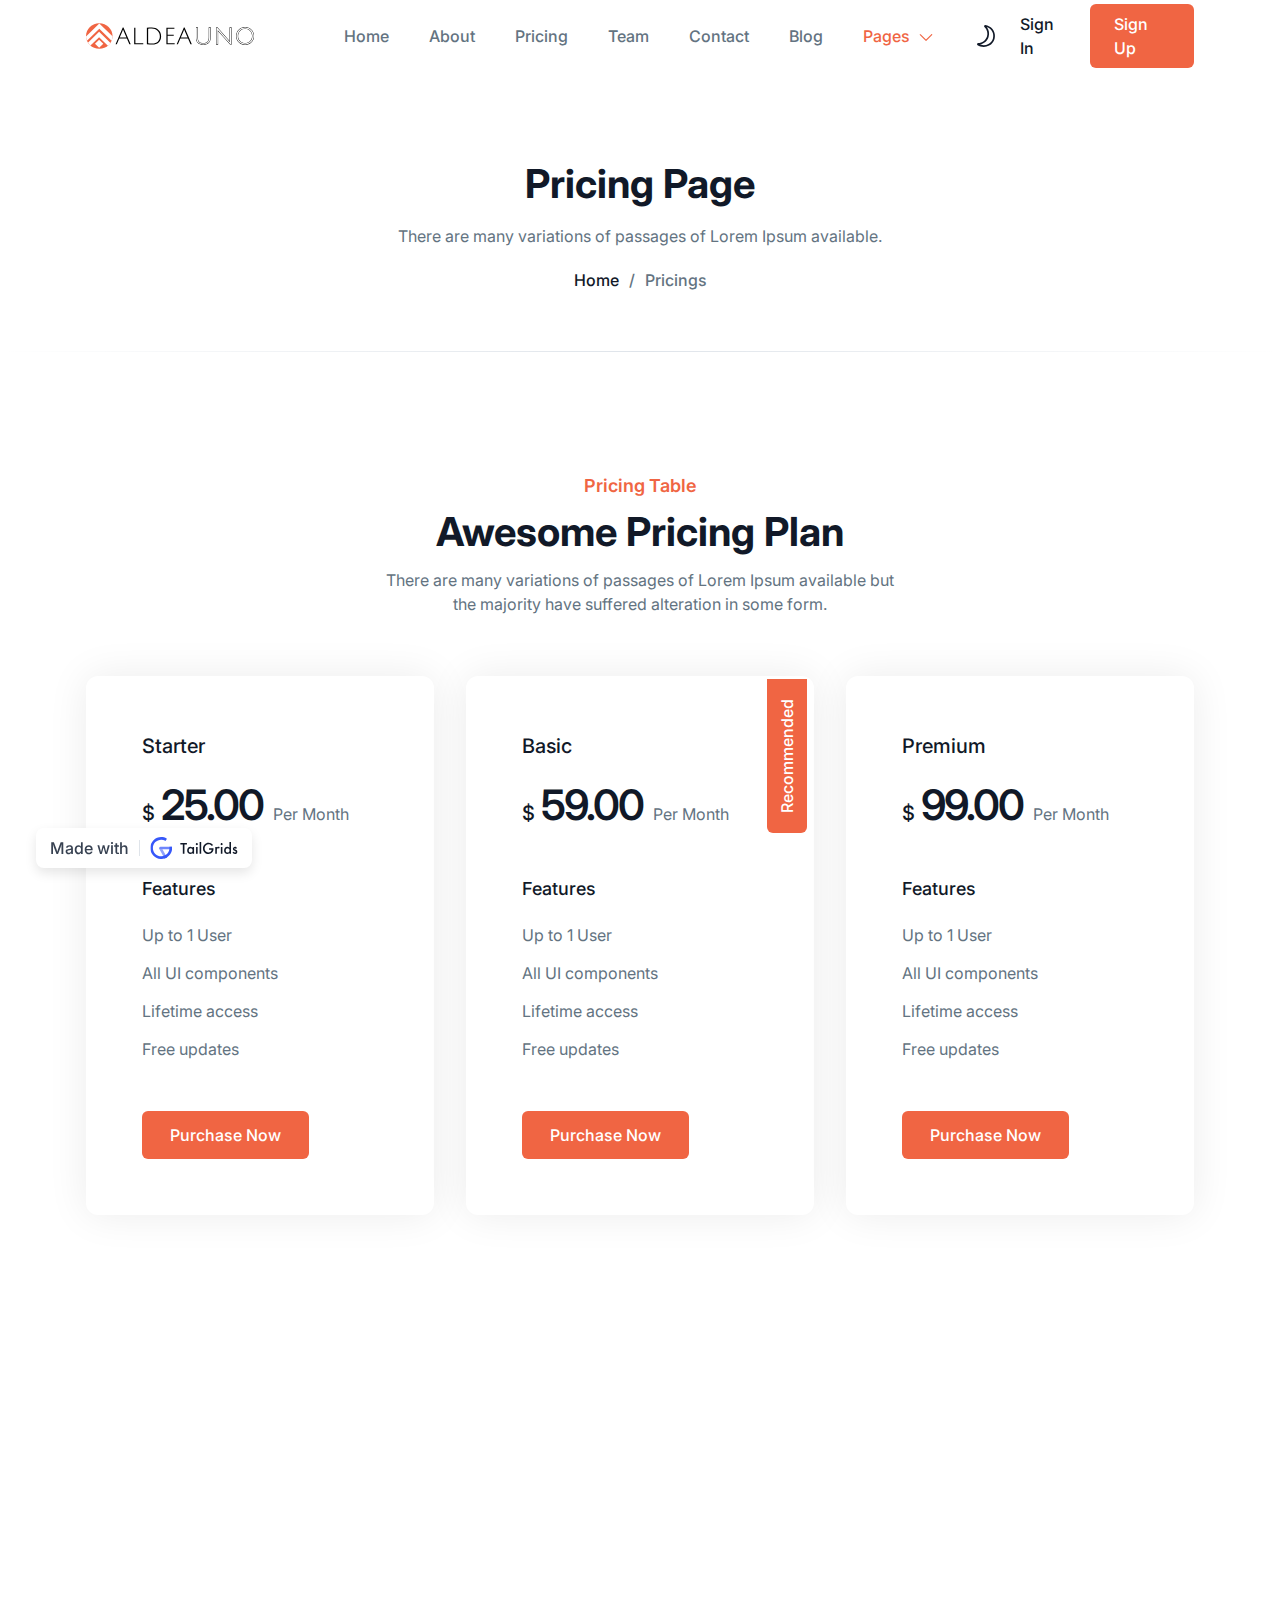
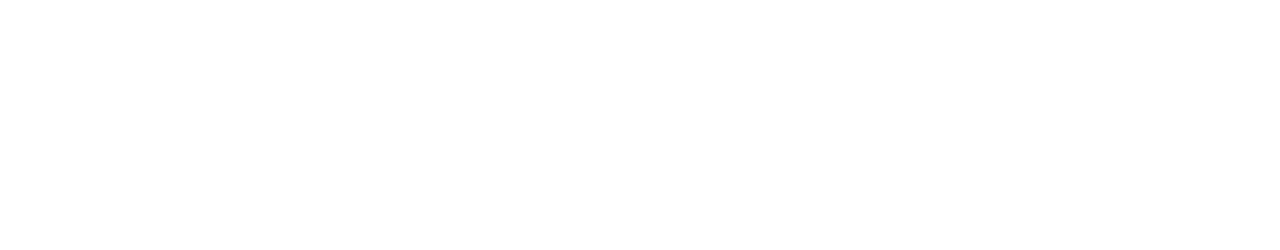
<file: pricing.html>
<!doctype html>
<html lang="en">
  <head>
    <meta charset="UTF-8" />
    <meta http-equiv="X-UA-Compatible" content="IE=edge" />
    <meta name="viewport" content="width=device-width, initial-scale=1.0" />
    <title>Pricing | Aldea Uno</title>
    <link
      rel="shortcut icon"
      href="assets/images/favicon.png"
      type="image/x-icon"
    />
    <link rel="stylesheet" href="assets/css/animate.css" />
    <link rel="stylesheet" href="assets/css/tailwind.css" />

    <!-- ==== WOW JS ==== -->
    <script src="assets/js/wow.min.js"></script>
    <script>
      new WOW().init();
    </script>
  </head>

  <body>
    <!-- ====== Navbar Section Start -->
    <div
      class="absolute top-0 left-0 z-40 flex items-center w-full bg-transparent ud-header"
    >
      <div class="container">
        <div class="relative flex items-center justify-between -mx-4">
          <div class="max-w-full px-4 w-60">
            <a href="index.html" class="block w-full py-5 navbar-logo">
              <img
                src="assets/images/logo/logo.svg"
                alt="logo"
                class="w-full dark:hidden"
              />
              <img
                src="assets/images/logo/logo-white.svg"
                alt="logo"
                class="hidden w-full dark:block"
              />
            </a>
          </div>
          <div class="flex items-center justify-between w-full px-4">
            <div>
              <button
                id="navbarToggler"
                class="absolute right-4 top-1/2 block -translate-y-1/2 rounded-lg px-3 py-[6px] ring-primary focus:ring-2 lg:hidden"
              >
                <span
                  class="relative my-[6px] block h-[2px] w-[30px] bg-dark dark:bg-white"
                ></span>
                <span
                  class="relative my-[6px] block h-[2px] w-[30px] bg-dark dark:bg-white"
                ></span>
                <span
                  class="relative my-[6px] block h-[2px] w-[30px] bg-dark dark:bg-white"
                ></span>
              </button>
              <nav
                id="navbarCollapse"
                class="absolute right-4 top-full hidden w-full max-w-[250px] rounded-lg bg-white dark:bg-dark-2 py-5 shadow-lg lg:static lg:block lg:w-full lg:max-w-full lg:bg-transparent dark:lg:bg-transparent lg:py-0 lg:px-4 lg:shadow-none xl:px-6"
              >
                <ul class="blcok lg:flex 2xl:ml-20">
                  <li class="relative group">
                    <a
                      href="#home"
                      class="flex py-2 mx-8 text-base font-medium ud-menu-scroll text-dark dark:text-white group-hover:text-primary lg:mr-0 lg:inline-flex lg:py-6 lg:px-0 lg:text-body-color dark:lg:text-dark-6"
                    >
                      Home
                    </a>
                  </li>
                  <li class="relative group">
                    <a
                      href="/#about"
                      class="flex py-2 mx-8 text-base font-medium ud-menu-scroll text-dark dark:text-white group-hover:text-primary lg:mr-0 lg:ml-7 lg:inline-flex lg:py-6 lg:px-0 lg:text-body-color dark:lg:text-dark-6 xl:ml-10"
                    >
                      About
                    </a>
                  </li>
                  <li class="relative group">
                    <a
                      href="/#pricing"
                      class="flex py-2 mx-8 text-base font-medium ud-menu-scroll text-dark dark:text-white group-hover:text-primary lg:mr-0 lg:ml-7 lg:inline-flex lg:py-6 lg:px-0 lg:text-body-color dark:lg:text-dark-6 xl:ml-10"
                    >
                      Pricing
                    </a>
                  </li>
                  <li class="relative group">
                    <a
                      href="/#team"
                      class="flex py-2 mx-8 text-base font-medium ud-menu-scroll text-dark dark:text-white group-hover:text-primary lg:mr-0 lg:ml-7 lg:inline-flex lg:py-6 lg:px-0 lg:text-body-color dark:lg:text-dark-6 xl:ml-10"
                    >
                      Team
                    </a>
                  </li>
                  <li class="relative group">
                    <a
                      href="/#contact"
                      class="flex py-2 mx-8 text-base font-medium ud-menu-scroll text-dark dark:text-white group-hover:text-primary lg:mr-0 lg:ml-7 lg:inline-flex lg:py-6 lg:px-0 lg:text-body-color dark:lg:text-dark-6 xl:ml-10"
                    >
                      Contact
                    </a>
                  </li>
                  <li class="relative group">
                    <a
                      href="blog-grids.html"
                      class="flex py-2 mx-8 text-base font-medium ud-menu-scroll text-dark dark:text-white group-hover:text-primary lg:mr-0 lg:ml-7 lg:inline-flex lg:py-6 lg:px-0 lg:text-body-color dark:lg:text-dark-6 xl:ml-10"
                    >
                      Blog
                    </a>
                  </li>
                  <li class="relative submenu-item group">
                    <a
                      href="javascript:void(0)"
                      class="relative flex items-center justify-between py-2 mx-8 text-base font-medium text-primary group-hover:text-primary lg:mr-0 lg:ml-8 lg:inline-flex lg:py-6 lg:pl-0 lg:pr-4 xl:ml-10"
                    >
                      Pages

                      <svg
                        class="ml-2 fill-current"
                        width="16"
                        height="20"
                        viewBox="0 0 16 20"
                        fill="none"
                        xmlns="http://www.w3.org/2000/svg"
                      >
                        <path
                          d="M7.99999 14.9C7.84999 14.9 7.72499 14.85 7.59999 14.75L1.84999 9.10005C1.62499 8.87505 1.62499 8.52505 1.84999 8.30005C2.07499 8.07505 2.42499 8.07505 2.64999 8.30005L7.99999 13.525L13.35 8.25005C13.575 8.02505 13.925 8.02505 14.15 8.25005C14.375 8.47505 14.375 8.82505 14.15 9.05005L8.39999 14.7C8.27499 14.825 8.14999 14.9 7.99999 14.9Z"
                        />
                      </svg>
                    </a>
                    <div
                      class="submenu relative top-full left-0 hidden w-[250px] rounded-sm bg-white dark:bg-dark-2 p-4 transition-[top] duration-300 group-hover:opacity-100 lg:invisible lg:absolute lg:top-[110%] lg:block lg:opacity-0 lg:shadow-lg lg:group-hover:visible lg:group-hover:top-full"
                    >
                      <a
                        href="about.html"
                        class="block rounded py-[10px] px-4 text-sm text-body-color dark:text-dark-6 hover:text-primary dark:hover:text-primary"
                      >
                        About Page
                      </a>
                      <a
                        href="pricing.html"
                        class="block rounded py-[10px] px-4 text-sm text-primary hover:text-primary dark:hover:text-primary"
                      >
                        Pricing Page
                      </a>
                      <a
                        href="contact.html"
                        class="block rounded py-[10px] px-4 text-sm text-body-color dark:text-dark-6 hover:text-primary dark:hover:text-primary"
                      >
                        Contact Page
                      </a>
                      <a
                        href="blog-grids.html"
                        class="block rounded py-[10px] px-4 text-sm text-body-color dark:text-dark-6 hover:text-primary dark:hover:text-primary"
                      >
                        Blog Grid Page
                      </a>
                      <a
                        href="blog-details.html"
                        class="block rounded py-[10px] px-4 text-sm text-body-color dark:text-dark-6 hover:text-primary dark:hover:text-primary"
                      >
                        Blog Details Page
                      </a>
                      <a
                        href="signup.html"
                        class="block rounded py-[10px] px-4 text-sm text-body-color dark:text-dark-6 hover:text-primary dark:hover:text-primary"
                      >
                        Sign Up Page
                      </a>
                      <a
                        href="signin.html"
                        class="block rounded py-[10px] px-4 text-sm text-body-color dark:text-dark-6 hover:text-primary dark:hover:text-primary"
                      >
                        Sign In Page
                      </a>
                      <a
                        href="404.html"
                        class="block rounded py-[10px] px-4 text-sm text-body-color dark:text-dark-6 hover:text-primary dark:hover:text-primary"
                      >
                        404 Page
                      </a>
                    </div>
                  </li>
                </ul>
              </nav>
            </div>
            <div class="flex items-center justify-end pr-16 lg:pr-0">
              <label
                for="themeSwitcher"
                class="inline-flex items-center cursor-pointer"
                aria-label="themeSwitcher"
                name="themeSwitcher"
              >
                <input
                  type="checkbox"
                  name="themeSwitcher"
                  id="themeSwitcher"
                  class="sr-only"
                />
                <span class="block text-dark dark:hidden dark:text-white">
                  <svg
                    class="fill-current"
                    width="24"
                    height="24"
                    viewBox="0 0 24 24"
                    fill="none"
                    xmlns="http://www.w3.org/2000/svg"
                  >
                    <path
                      d="M13.3125 1.50001C12.675 1.31251 12.0375 1.16251 11.3625 1.05001C10.875 0.975006 10.35 1.23751 10.1625 1.68751C9.93751 2.13751 10.05 2.70001 10.425 3.00001C13.0875 5.47501 14.0625 9.11251 12.975 12.525C11.775 16.3125 8.25001 18.975 4.16251 19.0875C3.63751 19.0875 3.22501 19.425 3.07501 19.9125C2.92501 20.4 3.15001 20.925 3.56251 21.1875C4.50001 21.75 5.43751 22.2 6.37501 22.5C7.46251 22.8375 8.58751 22.9875 9.71251 22.9875C11.625 22.9875 13.5 22.5 15.1875 21.5625C17.85 20.1 19.725 17.7375 20.55 14.8875C22.1625 9.26251 18.975 3.37501 13.3125 1.50001ZM18.9375 14.4C18.2625 16.8375 16.6125 18.825 14.4 20.0625C12.075 21.3375 9.41251 21.6 6.90001 20.85C6.63751 20.775 6.33751 20.6625 6.07501 20.55C10.05 19.7625 13.35 16.9125 14.5875 13.0125C15.675 9.56251 15 5.92501 12.7875 3.07501C17.5875 4.68751 20.2875 9.67501 18.9375 14.4Z"
                    />
                  </svg>
                </span>
                <span class="hidden text-dark dark:block dark:text-white">
                  <svg
                    class="fill-current"
                    width="24"
                    height="24"
                    viewBox="0 0 24 24"
                    fill="none"
                    xmlns="http://www.w3.org/2000/svg"
                  >
                    <g clip-path="url(#clip0_2172_3070)">
                      <path
                        d="M12 6.89999C9.18752 6.89999 6.90002 9.18749 6.90002 12C6.90002 14.8125 9.18752 17.1 12 17.1C14.8125 17.1 17.1 14.8125 17.1 12C17.1 9.18749 14.8125 6.89999 12 6.89999ZM12 15.4125C10.125 15.4125 8.58752 13.875 8.58752 12C8.58752 10.125 10.125 8.58749 12 8.58749C13.875 8.58749 15.4125 10.125 15.4125 12C15.4125 13.875 13.875 15.4125 12 15.4125Z"
                      />
                      <path
                        d="M12 4.2375C12.45 4.2375 12.8625 3.8625 12.8625 3.375V1.5C12.8625 1.05 12.4875 0.637497 12 0.637497C11.55 0.637497 11.1375 1.0125 11.1375 1.5V3.4125C11.175 3.8625 11.55 4.2375 12 4.2375Z"
                      />
                      <path
                        d="M12 19.7625C11.55 19.7625 11.1375 20.1375 11.1375 20.625V22.5C11.1375 22.95 11.5125 23.3625 12 23.3625C12.45 23.3625 12.8625 22.9875 12.8625 22.5V20.5875C12.8625 20.1375 12.45 19.7625 12 19.7625Z"
                      />
                      <path
                        d="M18.1125 6.74999C18.3375 6.74999 18.5625 6.67499 18.7125 6.48749L19.9125 5.28749C20.25 4.94999 20.25 4.42499 19.9125 4.08749C19.575 3.74999 19.05 3.74999 18.7125 4.08749L17.5125 5.28749C17.175 5.62499 17.175 6.14999 17.5125 6.48749C17.6625 6.67499 17.8875 6.74999 18.1125 6.74999Z"
                      />
                      <path
                        d="M5.32501 17.5125L4.12501 18.675C3.78751 19.0125 3.78751 19.5375 4.12501 19.875C4.27501 20.025 4.50001 20.1375 4.72501 20.1375C4.95001 20.1375 5.17501 20.0625 5.32501 19.875L6.52501 18.675C6.86251 18.3375 6.86251 17.8125 6.52501 17.475C6.18751 17.175 5.62501 17.175 5.32501 17.5125Z"
                      />
                      <path
                        d="M22.5 11.175H20.5875C20.1375 11.175 19.725 11.55 19.725 12.0375C19.725 12.4875 20.1 12.9 20.5875 12.9H22.5C22.95 12.9 23.3625 12.525 23.3625 12.0375C23.3625 11.55 22.95 11.175 22.5 11.175Z"
                      />
                      <path
                        d="M4.23751 12C4.23751 11.55 3.86251 11.1375 3.37501 11.1375H1.50001C1.05001 11.1375 0.637512 11.5125 0.637512 12C0.637512 12.45 1.01251 12.8625 1.50001 12.8625H3.41251C3.86251 12.8625 4.23751 12.45 4.23751 12Z"
                      />
                      <path
                        d="M18.675 17.5125C18.3375 17.175 17.8125 17.175 17.475 17.5125C17.1375 17.85 17.1375 18.375 17.475 18.7125L18.675 19.9125C18.825 20.0625 19.05 20.175 19.275 20.175C19.5 20.175 19.725 20.1 19.875 19.9125C20.2125 19.575 20.2125 19.05 19.875 18.7125L18.675 17.5125Z"
                      />
                      <path
                        d="M5.32501 4.125C4.98751 3.7875 4.46251 3.7875 4.12501 4.125C3.78751 4.4625 3.78751 4.9875 4.12501 5.325L5.32501 6.525C5.47501 6.675 5.70001 6.7875 5.92501 6.7875C6.15001 6.7875 6.37501 6.7125 6.52501 6.525C6.86251 6.1875 6.86251 5.6625 6.52501 5.325L5.32501 4.125Z"
                      />
                    </g>
                    <defs>
                      <clipPath id="clip0_2172_3070">
                        <rect width="24" height="24" fill="white" />
                      </clipPath>
                    </defs>
                  </svg>
                </span>
              </label>
              <div class="hidden sm:flex">
                <a
                  href="signin.html"
                  class="loginBtn py-2 px-[22px] text-base font-medium text-dark dark:text-white hover:opacity-70"
                >
                  Sign In
                </a>
                <a
                  href="signup.html"
                  class="px-6 py-2 text-base font-medium text-white duration-300 ease-in-out rounded-md signUpBtn bg-primary hover:bg-blue-dark"
                >
                  Sign Up
                </a>
              </div>
            </div>
          </div>
        </div>
      </div>
    </div>
    <!-- ====== Navbar Section End -->

    <!-- ====== Banner Section Start -->
    <div
      class="relative z-10 overflow-hidden pt-[120px] pb-[60px] md:pt-[130px] lg:pt-[160px] dark:bg-dark"
    >
      <div
        class="absolute bottom-0 left-0 w-full h-px bg-gradient-to-r from-stroke/0 via-stroke dark:via-dark-3 to-stroke/0"
      ></div>
      <div class="container">
        <div class="flex flex-wrap items-center -mx-4">
          <div class="w-full px-4">
            <div class="text-center">
              <h1
                class="mb-4 text-3xl font-bold text-dark dark:text-white sm:text-4xl md:text-[40px] md:leading-[1.2]"
              >
                Pricing Page
              </h1>
              <p class="mb-5 text-base text-body-color dark:text-dark-6">
                There are many variations of passages of Lorem Ipsum available.
              </p>

              <ul class="flex items-center justify-center gap-[10px]">
                <li>
                  <a
                    href="index.html"
                    class="flex items-center gap-[10px] text-base font-medium text-dark dark:text-white"
                  >
                    Home
                  </a>
                </li>
                <li>
                  <a
                    href="javascript:void(0)"
                    class="flex items-center gap-[10px] text-base font-medium text-body-color"
                  >
                    <span class="text-body-color dark:text-dark-6"> / </span>
                    Pricings
                  </a>
                </li>
              </ul>
            </div>
          </div>
        </div>
      </div>
    </div>
    <!-- ====== Banner Section End -->

    <!-- ====== Pricing Section Start -->
    <section
      id="pricing"
      class="relative z-20 overflow-hidden bg-white dark:bg-dark pt-20 pb-12 lg:pt-[120px] lg:pb-[90px]"
    >
      <div class="container mx-auto">
        <div class="flex flex-wrap -mx-4">
          <div class="w-full px-4">
            <div class="mx-auto mb-[60px] max-w-[510px] text-center">
              <span class="block mb-2 text-lg font-semibold text-primary">
                Pricing Table
              </span>
              <h2
                class="mb-3 text-3xl font-bold text-dark dark:text-white sm:text-4xl md:leading-[1.2] md:text-[40px]"
              >
                Awesome Pricing Plan
              </h2>
              <p class="text-base text-body-color dark:text-dark-6">
                There are many variations of passages of Lorem Ipsum available
                but the majority have suffered alteration in some form.
              </p>
            </div>
          </div>
        </div>
        <div class="flex flex-wrap justify-center -mx-4">
          <div class="w-full px-4 md:w-1/2 lg:w-1/3">
            <div
              class="relative z-10 px-8 py-10 mb-10 overflow-hidden bg-white rounded-xl dark:bg-dark-2 shadow-pricing sm:p-12 lg:py-10 lg:px-6 xl:p-14"
            >
              <span
                class="block mb-5 text-xl font-medium text-dark dark:text-white"
              >
                Starter
              </span>
              <h2
                class="mb-11 text-4xl font-semibold text-dark dark:text-white xl:leading-[1.21] xl:text-[42px]"
              >
                <span class="text-xl font-medium">$</span>
                <span class="-ml-1 -tracking-[2px]">25.00</span>
                <span
                  class="text-base font-normal text-body-color dark:text-dark-6"
                >
                  Per Month
                </span>
              </h2>
              <div class="mb-[50px]">
                <h5 class="mb-5 text-lg font-medium text-dark dark:text-white">
                  Features
                </h5>
                <div class="flex flex-col gap-[14px]">
                  <p class="text-base text-body-color dark:text-dark-6">
                    Up to 1 User
                  </p>
                  <p class="text-base text-body-color dark:text-dark-6">
                    All UI components
                  </p>
                  <p class="text-base text-body-color dark:text-dark-6">
                    Lifetime access
                  </p>
                  <p class="text-base text-body-color dark:text-dark-6">
                    Free updates
                  </p>
                </div>
              </div>
              <a
                href="javascript:void(0)"
                class="inline-block py-3 text-base font-medium text-center text-white transition rounded-md bg-primary px-7 hover:bg-blue-dark"
              >
                Purchase Now
              </a>
            </div>
          </div>
          <div class="w-full px-4 md:w-1/2 lg:w-1/3">
            <div
              class="relative z-10 px-8 py-10 mb-10 overflow-hidden bg-white rounded-xl dark:bg-dark-2 shadow-pricing sm:p-12 lg:py-10 lg:px-6 xl:p-14"
            >
              <p
                class="absolute right-[-50px] top-[60px] inline-block -rotate-90 rounded-tl-md rounded-bl-md bg-primary py-2 px-5 text-base font-medium text-white"
              >
                Recommended
              </p>
              <span
                class="block mb-5 text-xl font-medium text-dark dark:text-white"
              >
                Basic
              </span>
              <h2
                class="mb-11 text-4xl font-semibold text-dark dark:text-white xl:leading-[1.21] xl:text-[42px]"
              >
                <span class="text-xl font-medium">$</span>
                <span class="-ml-1 -tracking-[2px]">59.00</span>
                <span
                  class="text-base font-normal text-body-color dark:text-dark-6"
                >
                  Per Month
                </span>
              </h2>
              <div class="mb-[50px]">
                <h5 class="mb-5 text-lg font-medium text-dark dark:text-white">
                  Features
                </h5>
                <div class="flex flex-col gap-[14px]">
                  <p class="text-base text-body-color dark:text-dark-6">
                    Up to 1 User
                  </p>
                  <p class="text-base text-body-color dark:text-dark-6">
                    All UI components
                  </p>
                  <p class="text-base text-body-color dark:text-dark-6">
                    Lifetime access
                  </p>
                  <p class="text-base text-body-color dark:text-dark-6">
                    Free updates
                  </p>
                </div>
              </div>
              <a
                href="javascript:void(0)"
                class="inline-block py-3 text-base font-medium text-center text-white transition rounded-md bg-primary px-7 hover:bg-blue-dark"
              >
                Purchase Now
              </a>
            </div>
          </div>
          <div class="w-full px-4 md:w-1/2 lg:w-1/3">
            <div
              class="relative z-10 px-8 py-10 mb-10 overflow-hidden bg-white rounded-xl dark:bg-dark-2 shadow-pricing sm:p-12 lg:py-10 lg:px-6 xl:p-14"
            >
              <span
                class="block mb-5 text-xl font-medium text-dark dark:text-white"
              >
                Premium
              </span>
              <h2
                class="mb-11 text-4xl font-semibold text-dark dark:text-white xl:leading-[1.21] xl:text-[42px]"
              >
                <span class="text-xl font-medium">$</span>
                <span class="-ml-1 -tracking-[2px]">99.00</span>
                <span
                  class="text-base font-normal text-body-color dark:text-dark-6"
                >
                  Per Month
                </span>
              </h2>
              <div class="mb-[50px]">
                <h5 class="mb-5 text-lg font-medium text-dark dark:text-white">
                  Features
                </h5>
                <div class="flex flex-col gap-[14px]">
                  <p class="text-base text-body-color dark:text-dark-6">
                    Up to 1 User
                  </p>
                  <p class="text-base text-body-color dark:text-dark-6">
                    All UI components
                  </p>
                  <p class="text-base text-body-color dark:text-dark-6">
                    Lifetime access
                  </p>
                  <p class="text-base text-body-color dark:text-dark-6">
                    Free updates
                  </p>
                </div>
              </div>
              <a
                href="javascript:void(0)"
                class="inline-block py-3 text-base font-medium text-center text-white transition rounded-md bg-primary px-7 hover:bg-blue-dark"
              >
                Purchase Now
              </a>
            </div>
          </div>
        </div>
      </div>
    </section>
    <!-- ====== Pricing Section End -->

    <!-- ====== Footer Section Start -->
    <footer
      class="wow fadeInUp relative z-10 bg-[#090E34] pt-20 lg:pt-[100px]"
      data-wow-delay=".15s"
    >
      <div class="container">
        <div class="flex flex-wrap -mx-4">
          <div class="w-full px-4 sm:w-1/2 md:w-1/2 lg:w-4/12 xl:w-3/12">
            <div class="w-full mb-10">
              <a
                href="javascript:void(0)"
                class="mb-6 inline-block max-w-[160px]"
              >
                <img
                  src="assets/images/logo/logo-white.svg"
                  alt="logo"
                  class="max-w-full"
                />
              </a>
              <p class="mb-8 max-w-[270px] text-base text-gray-7">
                We create digital experiences for brands and companies by using
                technology.
              </p>
              <div class="flex items-center -mx-3">
                <a
                  href="javascript:void(0)"
                  class="px-3 text-gray-7 hover:text-white"
                >
                  <svg
                    width="22"
                    height="22"
                    viewBox="0 0 22 22"
                    fill="none"
                    xmlns="http://www.w3.org/2000/svg"
                    class="fill-current"
                  >
                    <path
                      d="M16.294 8.86875H14.369H13.6815V8.18125V6.05V5.3625H14.369H15.8128C16.1909 5.3625 16.5003 5.0875 16.5003 4.675V1.03125C16.5003 0.653125 16.2253 0.34375 15.8128 0.34375H13.3034C10.5878 0.34375 8.69714 2.26875 8.69714 5.12187V8.1125V8.8H8.00964H5.67214C5.19089 8.8 4.74402 9.17812 4.74402 9.72812V12.2031C4.74402 12.6844 5.12214 13.1313 5.67214 13.1313H7.94089H8.62839V13.8188V20.7281C8.62839 21.2094 9.00652 21.6562 9.55652 21.6562H12.7878C12.994 21.6562 13.1659 21.5531 13.3034 21.4156C13.4409 21.2781 13.544 21.0375 13.544 20.8312V13.8531V13.1656H14.2659H15.8128C16.2596 13.1656 16.6034 12.8906 16.6721 12.4781V12.4438V12.4094L17.1534 10.0375C17.1878 9.79688 17.1534 9.52187 16.9471 9.24687C16.8784 9.075 16.569 8.90312 16.294 8.86875Z"
                    />
                  </svg>
                </a>
                <a
                  href="javascript:void(0)"
                  class="px-3 text-gray-7 hover:text-white"
                >
                  <svg
                    width="22"
                    height="22"
                    viewBox="0 0 22 22"
                    fill="none"
                    xmlns="http://www.w3.org/2000/svg"
                    class="fill-current"
                  >
                    <path
                      d="M20.1236 5.91236C20.2461 5.76952 20.0863 5.58286 19.905 5.64972C19.5004 5.79896 19.1306 5.8974 18.5837 5.95817C19.2564 5.58362 19.5693 5.04828 19.8237 4.39259C19.885 4.23443 19.7 4.09092 19.5406 4.16647C18.8931 4.47345 18.1945 4.70121 17.4599 4.83578C16.7338 4.11617 15.6988 3.6665 14.5539 3.6665C12.3554 3.6665 10.5725 5.32454 10.5725 7.36908C10.5725 7.65933 10.6081 7.94206 10.6752 8.21276C7.51486 8.06551 4.6968 6.71359 2.73896 4.64056C2.60477 4.49848 2.36128 4.51734 2.27772 4.69063C2.05482 5.15296 1.93056 5.66584 1.93056 6.20582C1.93056 7.49014 2.6332 8.62331 3.70132 9.28732C3.22241 9.27293 2.76441 9.17961 2.34234 9.02125C2.13684 8.94416 1.90127 9.07964 1.92888 9.28686C2.14084 10.8781 3.42915 12.1909 5.09205 12.5011C4.75811 12.586 4.40639 12.6311 4.04253 12.6311C3.95431 12.6311 3.86685 12.6284 3.78019 12.6231C3.55967 12.6094 3.38044 12.8067 3.47499 12.9954C4.09879 14.2404 5.44575 15.1096 7.0132 15.1367C5.65077 16.13 3.93418 16.7218 2.06882 16.7218C1.83882 16.7218 1.74015 17.0175 1.9442 17.1178C3.52016 17.8924 5.31487 18.3332 7.22182 18.3332C14.545 18.3332 18.549 12.6914 18.549 7.79843C18.549 7.63827 18.545 7.47811 18.5377 7.31945C19.1321 6.92012 19.6664 6.44528 20.1236 5.91236Z"
                    />
                  </svg>
                </a>
                <a
                  href="javascript:void(0)"
                  class="px-3 text-gray-7 hover:text-white"
                >
                  <svg
                    width="22"
                    height="22"
                    viewBox="0 0 22 22"
                    fill="none"
                    xmlns="http://www.w3.org/2000/svg"
                    class="fill-current"
                  >
                    <path
                      d="M11.0297 14.4305C12.9241 14.4305 14.4598 12.8948 14.4598 11.0004C14.4598 9.10602 12.9241 7.57031 11.0297 7.57031C9.13529 7.57031 7.59958 9.10602 7.59958 11.0004C7.59958 12.8948 9.13529 14.4305 11.0297 14.4305Z"
                    />
                    <path
                      d="M14.7554 1.8335H7.24463C4.25807 1.8335 1.83334 4.25823 1.83334 7.24479V14.6964C1.83334 17.7421 4.25807 20.1668 7.24463 20.1668H14.6962C17.7419 20.1668 20.1667 17.7421 20.1667 14.7555V7.24479C20.1667 4.25823 17.7419 1.8335 14.7554 1.8335ZM11.0296 15.4948C8.51614 15.4948 6.53496 13.4545 6.53496 11.0002C6.53496 8.54586 8.54571 6.50554 11.0296 6.50554C13.4839 6.50554 15.4946 8.54586 15.4946 11.0002C15.4946 13.4545 13.5134 15.4948 11.0296 15.4948ZM17.2393 6.91952C16.9436 7.24479 16.5 7.42221 15.9973 7.42221C15.5538 7.42221 15.1102 7.24479 14.7554 6.91952C14.4301 6.59425 14.2527 6.18027 14.2527 5.67758C14.2527 5.17489 14.4301 4.79049 14.7554 4.43565C15.0807 4.08081 15.4946 3.90339 15.9973 3.90339C16.4409 3.90339 16.914 4.08081 17.2393 4.40608C17.535 4.79049 17.7419 5.23403 17.7419 5.70715C17.7124 6.18027 17.535 6.59425 17.2393 6.91952Z"
                    />
                    <path
                      d="M16.0276 4.96777C15.6432 4.96777 15.318 5.29304 15.318 5.67745C15.318 6.06186 15.6432 6.38713 16.0276 6.38713C16.412 6.38713 16.7373 6.06186 16.7373 5.67745C16.7373 5.29304 16.4416 4.96777 16.0276 4.96777Z"
                    />
                  </svg>
                </a>
                <a
                  href="javascript:void(0)"
                  class="px-3 text-gray-7 hover:text-white"
                >
                  <svg
                    width="22"
                    height="22"
                    viewBox="0 0 22 22"
                    fill="none"
                    xmlns="http://www.w3.org/2000/svg"
                    class="fill-current"
                  >
                    <path
                      d="M18.8065 1.8335H3.16399C2.42474 1.8335 1.83334 2.42489 1.83334 3.16414V18.8362C1.83334 19.5459 2.42474 20.1668 3.16399 20.1668H18.7473C19.4866 20.1668 20.078 19.5754 20.078 18.8362V3.13457C20.1371 2.42489 19.5457 1.8335 18.8065 1.8335ZM7.24464 17.4168H4.55379V8.69371H7.24464V17.4168ZM5.88443 7.48135C4.99733 7.48135 4.31721 6.77167 4.31721 5.91414C4.31721 5.05661 5.0269 4.34694 5.88443 4.34694C6.74196 4.34694 7.45163 5.05661 7.45163 5.91414C7.45163 6.77167 6.8011 7.48135 5.88443 7.48135ZM17.4463 17.4168H14.7554V13.1883C14.7554 12.183 14.7258 10.8523 13.336 10.8523C11.9167 10.8523 11.7097 11.976 11.7097 13.0996V17.4168H9.01884V8.69371H11.6506V9.90608H11.6801C12.0645 9.1964 12.9221 8.48672 14.2527 8.48672C17.0027 8.48672 17.5054 10.2609 17.5054 12.6856V17.4168H17.4463Z"
                    />
                  </svg>
                </a>
              </div>
            </div>
          </div>
          <div class="w-full px-4 sm:w-1/2 md:w-1/2 lg:w-2/12 xl:w-2/12">
            <div class="w-full mb-10">
              <h4 class="text-lg font-semibold text-white mb-9">About Us</h4>
              <ul>
                <li>
                  <a
                    href="javascript:void(0)"
                    class="inline-block mb-3 text-base text-gray-7 hover:text-primary"
                  >
                    Home
                  </a>
                </li>
                <li>
                  <a
                    href="javascript:void(0)"
                    class="inline-block mb-3 text-base text-gray-7 hover:text-primary"
                  >
                    Features
                  </a>
                </li>
                <li>
                  <a
                    href="javascript:void(0)"
                    class="inline-block mb-3 text-base text-gray-7 hover:text-primary"
                  >
                    About
                  </a>
                </li>
                <li>
                  <a
                    href="javascript:void(0)"
                    class="inline-block mb-3 text-base text-gray-7 hover:text-primary"
                  >
                    Testimonial
                  </a>
                </li>
              </ul>
            </div>
          </div>
          <div class="w-full px-4 sm:w-1/2 md:w-1/2 lg:w-3/12 xl:w-2/12">
            <div class="w-full mb-10">
              <h4 class="text-lg font-semibold text-white mb-9">Features</h4>
              <ul>
                <li>
                  <a
                    href="javascript:void(0)"
                    class="inline-block mb-3 text-base text-gray-7 hover:text-primary"
                  >
                    How it works
                  </a>
                </li>
                <li>
                  <a
                    href="javascript:void(0)"
                    class="inline-block mb-3 text-base text-gray-7 hover:text-primary"
                  >
                    Privacy policy
                  </a>
                </li>
                <li>
                  <a
                    href="javascript:void(0)"
                    class="inline-block mb-3 text-base text-gray-7 hover:text-primary"
                  >
                    Terms of Service
                  </a>
                </li>
                <li>
                  <a
                    href="javascript:void(0)"
                    class="inline-block mb-3 text-base text-gray-7 hover:text-primary"
                  >
                    Refund policy
                  </a>
                </li>
              </ul>
            </div>
          </div>
          <div class="w-full px-4 sm:w-1/2 md:w-1/2 lg:w-3/12 xl:w-2/12">
            <div class="w-full mb-10">
              <h4 class="text-lg font-semibold text-white mb-9">
                Our Products
              </h4>
              <ul>
                <li>
                  <a
                    href="javascript:void(0)"
                    class="inline-block mb-3 text-base text-gray-7 hover:text-primary"
                  >
                    LineIcons
                  </a>
                </li>
                <li>
                  <a
                    href="javascript:void(0)"
                    class="inline-block mb-3 text-base text-gray-7 hover:text-primary"
                  >
                    Ecommerce HTML
                  </a>
                </li>
                <li>
                  <a
                    href="javascript:void(0)"
                    class="inline-block mb-3 text-base text-gray-7 hover:text-primary"
                  >
                    TailAdmin
                  </a>
                </li>
                <li>
                  <a
                    href="javascript:void(0)"
                    class="inline-block mb-3 text-base text-gray-7 hover:text-primary"
                  >
                    PlainAdmin
                  </a>
                </li>
              </ul>
            </div>
          </div>
          <div class="w-full px-4 md:w-2/3 lg:w-6/12 xl:w-3/12">
            <div class="w-full mb-10">
              <h4 class="text-lg font-semibold text-white mb-9">Latest blog</h4>
              <div class="flex flex-col gap-8">
                <a
                  href="blog-details.html"
                  class="group flex items-center gap-[22px]"
                >
                  <div class="overflow-hidden rounded">
                    <img
                      src="./assets/images/blog/blog-footer-01.jpg"
                      alt="blog"
                    />
                  </div>
                  <span
                    class="max-w-[180px] text-gray-7 text-base group-hover:text-white"
                  >
                    I think really important to design with...
                  </span>
                </a>
                <a
                  href="blog-details.html"
                  class="group flex items-center gap-[22px]"
                >
                  <div class="overflow-hidden rounded">
                    <img
                      src="./assets/images/blog/blog-footer-02.jpg"
                      alt="blog"
                    />
                  </div>
                  <span
                    class="max-w-[180px] text-gray-7 text-base group-hover:text-white"
                  >
                    Recognizing the need is the primary...
                  </span>
                </a>
              </div>
            </div>
          </div>
        </div>
      </div>

      <div
        class="mt-12 border-t border-[#8890A4] border-opacity-40 py-8 lg:mt-[60px]"
      >
        <div class="container">
          <div class="flex flex-wrap -mx-4">
            <div class="w-full px-4 md:w-2/3 lg:w-1/2">
              <div class="my-1">
                <div
                  class="flex items-center justify-center -mx-3 md:justify-start"
                >
                  <a
                    href="javascript:void(0)"
                    class="px-3 text-base text-gray-7 hover:text-white hover:underline"
                  >
                    Privacy policy
                  </a>
                  <a
                    href="javascript:void(0)"
                    class="px-3 text-base text-gray-7 hover:text-white hover:underline"
                  >
                    Legal notice
                  </a>
                  <a
                    href="javascript:void(0)"
                    class="px-3 text-base text-gray-7 hover:text-white hover:underline"
                  >
                    Terms of service
                  </a>
                </div>
              </div>
            </div>
            <div class="w-full px-4 md:w-1/3 lg:w-1/2">
              <div class="flex justify-center my-1 md:justify-end">
                <p class="text-base text-gray-7">
                  Designed and Developed by
                  <a
                    href="https://tailgrids.com"
                    rel="nofollow noopner"
                    target="_blank"
                    class="text-gray-1 hover:underline"
                  >
                    TailGrids and UIdeck
                  </a>
                </p>
              </div>
            </div>
          </div>
        </div>
      </div>

      <div>
        <span class="absolute left-0 top-0 z-[-1]">
          <img src="assets/images/footer/shape-1.svg" alt="" />
        </span>

        <span class="absolute bottom-0 right-0 z-[-1]">
          <img src="assets/images/footer/shape-3.svg" alt="" />
        </span>

        <span class="absolute top-0 right-0 z-[-1]">
          <svg
            width="102"
            height="102"
            viewBox="0 0 102 102"
            fill="none"
            xmlns="http://www.w3.org/2000/svg"
          >
            <path
              d="M1.8667 33.1956C2.89765 33.1956 3.7334 34.0318 3.7334 35.0633C3.7334 36.0947 2.89765 36.9309 1.8667 36.9309C0.835744 36.9309 4.50645e-08 36.0947 0 35.0633C-4.50645e-08 34.0318 0.835744 33.1956 1.8667 33.1956Z"
              fill="white"
              fill-opacity="0.08"
            ></path>
            <path
              d="M18.2939 33.1956C19.3249 33.1956 20.1606 34.0318 20.1606 35.0633C20.1606 36.0947 19.3249 36.9309 18.2939 36.9309C17.263 36.9309 16.4272 36.0947 16.4272 35.0633C16.4272 34.0318 17.263 33.1956 18.2939 33.1956Z"
              fill="white"
              fill-opacity="0.08"
            ></path>
            <path
              d="M34.7209 33.195C35.7519 33.195 36.5876 34.0311 36.5876 35.0626C36.5876 36.0941 35.7519 36.9303 34.7209 36.9303C33.69 36.9303 32.8542 36.0941 32.8542 35.0626C32.8542 34.0311 33.69 33.195 34.7209 33.195Z"
              fill="white"
              fill-opacity="0.08"
            ></path>
            <path
              d="M50.9341 33.195C51.965 33.195 52.8008 34.0311 52.8008 35.0626C52.8008 36.0941 51.965 36.9303 50.9341 36.9303C49.9031 36.9303 49.0674 36.0941 49.0674 35.0626C49.0674 34.0311 49.9031 33.195 50.9341 33.195Z"
              fill="white"
              fill-opacity="0.08"
            ></path>
            <path
              d="M1.8667 16.7605C2.89765 16.7605 3.7334 17.5966 3.7334 18.6281C3.7334 19.6596 2.89765 20.4957 1.8667 20.4957C0.835744 20.4957 4.50645e-08 19.6596 0 18.6281C-4.50645e-08 17.5966 0.835744 16.7605 1.8667 16.7605Z"
              fill="white"
              fill-opacity="0.08"
            ></path>
            <path
              d="M18.2939 16.7605C19.3249 16.7605 20.1606 17.5966 20.1606 18.6281C20.1606 19.6596 19.3249 20.4957 18.2939 20.4957C17.263 20.4957 16.4272 19.6596 16.4272 18.6281C16.4272 17.5966 17.263 16.7605 18.2939 16.7605Z"
              fill="white"
              fill-opacity="0.08"
            ></path>
            <path
              d="M34.7209 16.7605C35.7519 16.7605 36.5876 17.5966 36.5876 18.6281C36.5876 19.6596 35.7519 20.4957 34.7209 20.4957C33.69 20.4957 32.8542 19.6596 32.8542 18.6281C32.8542 17.5966 33.69 16.7605 34.7209 16.7605Z"
              fill="white"
              fill-opacity="0.08"
            ></path>
            <path
              d="M50.9341 16.7605C51.965 16.7605 52.8008 17.5966 52.8008 18.6281C52.8008 19.6596 51.965 20.4957 50.9341 20.4957C49.9031 20.4957 49.0674 19.6596 49.0674 18.6281C49.0674 17.5966 49.9031 16.7605 50.9341 16.7605Z"
              fill="white"
              fill-opacity="0.08"
            ></path>
            <path
              d="M1.8667 0.324951C2.89765 0.324951 3.7334 1.16115 3.7334 2.19261C3.7334 3.22408 2.89765 4.06024 1.8667 4.06024C0.835744 4.06024 4.50645e-08 3.22408 0 2.19261C-4.50645e-08 1.16115 0.835744 0.324951 1.8667 0.324951Z"
              fill="white"
              fill-opacity="0.08"
            ></path>
            <path
              d="M18.2939 0.324951C19.3249 0.324951 20.1606 1.16115 20.1606 2.19261C20.1606 3.22408 19.3249 4.06024 18.2939 4.06024C17.263 4.06024 16.4272 3.22408 16.4272 2.19261C16.4272 1.16115 17.263 0.324951 18.2939 0.324951Z"
              fill="white"
              fill-opacity="0.08"
            ></path>
            <path
              d="M34.7209 0.325302C35.7519 0.325302 36.5876 1.16147 36.5876 2.19293C36.5876 3.2244 35.7519 4.06056 34.7209 4.06056C33.69 4.06056 32.8542 3.2244 32.8542 2.19293C32.8542 1.16147 33.69 0.325302 34.7209 0.325302Z"
              fill="white"
              fill-opacity="0.08"
            ></path>
            <path
              d="M50.9341 0.325302C51.965 0.325302 52.8008 1.16147 52.8008 2.19293C52.8008 3.2244 51.965 4.06056 50.9341 4.06056C49.9031 4.06056 49.0674 3.2244 49.0674 2.19293C49.0674 1.16147 49.9031 0.325302 50.9341 0.325302Z"
              fill="white"
              fill-opacity="0.08"
            ></path>
            <path
              d="M66.9037 33.1956C67.9346 33.1956 68.7704 34.0318 68.7704 35.0633C68.7704 36.0947 67.9346 36.9309 66.9037 36.9309C65.8727 36.9309 65.037 36.0947 65.037 35.0633C65.037 34.0318 65.8727 33.1956 66.9037 33.1956Z"
              fill="white"
              fill-opacity="0.08"
            ></path>
            <path
              d="M83.3307 33.1956C84.3616 33.1956 85.1974 34.0318 85.1974 35.0633C85.1974 36.0947 84.3616 36.9309 83.3307 36.9309C82.2997 36.9309 81.464 36.0947 81.464 35.0633C81.464 34.0318 82.2997 33.1956 83.3307 33.1956Z"
              fill="white"
              fill-opacity="0.08"
            ></path>
            <path
              d="M99.7576 33.1956C100.789 33.1956 101.624 34.0318 101.624 35.0633C101.624 36.0947 100.789 36.9309 99.7576 36.9309C98.7266 36.9309 97.8909 36.0947 97.8909 35.0633C97.8909 34.0318 98.7266 33.1956 99.7576 33.1956Z"
              fill="white"
              fill-opacity="0.08"
            ></path>
            <path
              d="M66.9037 16.7605C67.9346 16.7605 68.7704 17.5966 68.7704 18.6281C68.7704 19.6596 67.9346 20.4957 66.9037 20.4957C65.8727 20.4957 65.037 19.6596 65.037 18.6281C65.037 17.5966 65.8727 16.7605 66.9037 16.7605Z"
              fill="white"
              fill-opacity="0.08"
            ></path>
            <path
              d="M83.3307 16.7605C84.3616 16.7605 85.1974 17.5966 85.1974 18.6281C85.1974 19.6596 84.3616 20.4957 83.3307 20.4957C82.2997 20.4957 81.464 19.6596 81.464 18.6281C81.464 17.5966 82.2997 16.7605 83.3307 16.7605Z"
              fill="white"
              fill-opacity="0.08"
            ></path>
            <path
              d="M99.7576 16.7605C100.789 16.7605 101.624 17.5966 101.624 18.6281C101.624 19.6596 100.789 20.4957 99.7576 20.4957C98.7266 20.4957 97.8909 19.6596 97.8909 18.6281C97.8909 17.5966 98.7266 16.7605 99.7576 16.7605Z"
              fill="white"
              fill-opacity="0.08"
            ></path>
            <path
              d="M66.9037 0.324966C67.9346 0.324966 68.7704 1.16115 68.7704 2.19261C68.7704 3.22408 67.9346 4.06024 66.9037 4.06024C65.8727 4.06024 65.037 3.22408 65.037 2.19261C65.037 1.16115 65.8727 0.324966 66.9037 0.324966Z"
              fill="white"
              fill-opacity="0.08"
            ></path>
            <path
              d="M83.3307 0.324951C84.3616 0.324951 85.1974 1.16115 85.1974 2.19261C85.1974 3.22408 84.3616 4.06024 83.3307 4.06024C82.2997 4.06024 81.464 3.22408 81.464 2.19261C81.464 1.16115 82.2997 0.324951 83.3307 0.324951Z"
              fill="white"
              fill-opacity="0.08"
            ></path>
            <path
              d="M99.7576 0.324951C100.789 0.324951 101.624 1.16115 101.624 2.19261C101.624 3.22408 100.789 4.06024 99.7576 4.06024C98.7266 4.06024 97.8909 3.22408 97.8909 2.19261C97.8909 1.16115 98.7266 0.324951 99.7576 0.324951Z"
              fill="white"
              fill-opacity="0.08"
            ></path>
            <path
              d="M1.8667 82.2029C2.89765 82.2029 3.7334 83.039 3.7334 84.0705C3.7334 85.102 2.89765 85.9382 1.8667 85.9382C0.835744 85.9382 4.50645e-08 85.102 0 84.0705C-4.50645e-08 83.039 0.835744 82.2029 1.8667 82.2029Z"
              fill="white"
              fill-opacity="0.08"
            ></path>
            <path
              d="M18.2939 82.2029C19.3249 82.2029 20.1606 83.039 20.1606 84.0705C20.1606 85.102 19.3249 85.9382 18.2939 85.9382C17.263 85.9382 16.4272 85.102 16.4272 84.0705C16.4272 83.039 17.263 82.2029 18.2939 82.2029Z"
              fill="white"
              fill-opacity="0.08"
            ></path>
            <path
              d="M34.7209 82.2026C35.7519 82.2026 36.5876 83.0387 36.5876 84.0702C36.5876 85.1017 35.7519 85.9378 34.7209 85.9378C33.69 85.9378 32.8542 85.1017 32.8542 84.0702C32.8542 83.0387 33.69 82.2026 34.7209 82.2026Z"
              fill="white"
              fill-opacity="0.08"
            ></path>
            <path
              d="M50.9341 82.2026C51.965 82.2026 52.8008 83.0387 52.8008 84.0702C52.8008 85.1017 51.965 85.9378 50.9341 85.9378C49.9031 85.9378 49.0674 85.1017 49.0674 84.0702C49.0674 83.0387 49.9031 82.2026 50.9341 82.2026Z"
              fill="white"
              fill-opacity="0.08"
            ></path>
            <path
              d="M1.8667 65.7677C2.89765 65.7677 3.7334 66.6039 3.7334 67.6353C3.7334 68.6668 2.89765 69.503 1.8667 69.503C0.835744 69.503 4.50645e-08 68.6668 0 67.6353C-4.50645e-08 66.6039 0.835744 65.7677 1.8667 65.7677Z"
              fill="white"
              fill-opacity="0.08"
            ></path>
            <path
              d="M18.2939 65.7677C19.3249 65.7677 20.1606 66.6039 20.1606 67.6353C20.1606 68.6668 19.3249 69.503 18.2939 69.503C17.263 69.503 16.4272 68.6668 16.4272 67.6353C16.4272 66.6039 17.263 65.7677 18.2939 65.7677Z"
              fill="white"
              fill-opacity="0.08"
            ></path>
            <path
              d="M34.7209 65.7674C35.7519 65.7674 36.5876 66.6036 36.5876 67.635C36.5876 68.6665 35.7519 69.5027 34.7209 69.5027C33.69 69.5027 32.8542 68.6665 32.8542 67.635C32.8542 66.6036 33.69 65.7674 34.7209 65.7674Z"
              fill="white"
              fill-opacity="0.08"
            ></path>
            <path
              d="M50.9341 65.7674C51.965 65.7674 52.8008 66.6036 52.8008 67.635C52.8008 68.6665 51.965 69.5027 50.9341 69.5027C49.9031 69.5027 49.0674 68.6665 49.0674 67.635C49.0674 66.6036 49.9031 65.7674 50.9341 65.7674Z"
              fill="white"
              fill-opacity="0.08"
            ></path>
            <path
              d="M1.8667 98.2644C2.89765 98.2644 3.7334 99.1005 3.7334 100.132C3.7334 101.163 2.89765 102 1.8667 102C0.835744 102 4.50645e-08 101.163 0 100.132C-4.50645e-08 99.1005 0.835744 98.2644 1.8667 98.2644Z"
              fill="white"
              fill-opacity="0.08"
            ></path>
            <path
              d="M1.8667 49.3322C2.89765 49.3322 3.7334 50.1684 3.7334 51.1998C3.7334 52.2313 2.89765 53.0675 1.8667 53.0675C0.835744 53.0675 4.50645e-08 52.2313 0 51.1998C-4.50645e-08 50.1684 0.835744 49.3322 1.8667 49.3322Z"
              fill="white"
              fill-opacity="0.08"
            ></path>
            <path
              d="M18.2939 98.2644C19.3249 98.2644 20.1606 99.1005 20.1606 100.132C20.1606 101.163 19.3249 102 18.2939 102C17.263 102 16.4272 101.163 16.4272 100.132C16.4272 99.1005 17.263 98.2644 18.2939 98.2644Z"
              fill="white"
              fill-opacity="0.08"
            ></path>
            <path
              d="M18.2939 49.3322C19.3249 49.3322 20.1606 50.1684 20.1606 51.1998C20.1606 52.2313 19.3249 53.0675 18.2939 53.0675C17.263 53.0675 16.4272 52.2313 16.4272 51.1998C16.4272 50.1684 17.263 49.3322 18.2939 49.3322Z"
              fill="white"
              fill-opacity="0.08"
            ></path>
            <path
              d="M34.7209 98.2647C35.7519 98.2647 36.5876 99.1008 36.5876 100.132C36.5876 101.164 35.7519 102 34.7209 102C33.69 102 32.8542 101.164 32.8542 100.132C32.8542 99.1008 33.69 98.2647 34.7209 98.2647Z"
              fill="white"
              fill-opacity="0.08"
            ></path>
            <path
              d="M50.9341 98.2647C51.965 98.2647 52.8008 99.1008 52.8008 100.132C52.8008 101.164 51.965 102 50.9341 102C49.9031 102 49.0674 101.164 49.0674 100.132C49.0674 99.1008 49.9031 98.2647 50.9341 98.2647Z"
              fill="white"
              fill-opacity="0.08"
            ></path>
            <path
              d="M34.7209 49.3326C35.7519 49.3326 36.5876 50.1687 36.5876 51.2002C36.5876 52.2317 35.7519 53.0678 34.7209 53.0678C33.69 53.0678 32.8542 52.2317 32.8542 51.2002C32.8542 50.1687 33.69 49.3326 34.7209 49.3326Z"
              fill="white"
              fill-opacity="0.08"
            ></path>
            <path
              d="M50.9341 49.3326C51.965 49.3326 52.8008 50.1687 52.8008 51.2002C52.8008 52.2317 51.965 53.0678 50.9341 53.0678C49.9031 53.0678 49.0674 52.2317 49.0674 51.2002C49.0674 50.1687 49.9031 49.3326 50.9341 49.3326Z"
              fill="white"
              fill-opacity="0.08"
            ></path>
            <path
              d="M66.9037 82.2029C67.9346 82.2029 68.7704 83.0391 68.7704 84.0705C68.7704 85.102 67.9346 85.9382 66.9037 85.9382C65.8727 85.9382 65.037 85.102 65.037 84.0705C65.037 83.0391 65.8727 82.2029 66.9037 82.2029Z"
              fill="white"
              fill-opacity="0.08"
            ></path>
            <path
              d="M83.3307 82.2029C84.3616 82.2029 85.1974 83.0391 85.1974 84.0705C85.1974 85.102 84.3616 85.9382 83.3307 85.9382C82.2997 85.9382 81.464 85.102 81.464 84.0705C81.464 83.0391 82.2997 82.2029 83.3307 82.2029Z"
              fill="white"
              fill-opacity="0.08"
            ></path>
            <path
              d="M99.7576 82.2029C100.789 82.2029 101.624 83.039 101.624 84.0705C101.624 85.102 100.789 85.9382 99.7576 85.9382C98.7266 85.9382 97.8909 85.102 97.8909 84.0705C97.8909 83.039 98.7266 82.2029 99.7576 82.2029Z"
              fill="white"
              fill-opacity="0.08"
            ></path>
            <path
              d="M66.9037 65.7674C67.9346 65.7674 68.7704 66.6036 68.7704 67.635C68.7704 68.6665 67.9346 69.5027 66.9037 69.5027C65.8727 69.5027 65.037 68.6665 65.037 67.635C65.037 66.6036 65.8727 65.7674 66.9037 65.7674Z"
              fill="white"
              fill-opacity="0.08"
            ></path>
            <path
              d="M83.3307 65.7677C84.3616 65.7677 85.1974 66.6039 85.1974 67.6353C85.1974 68.6668 84.3616 69.503 83.3307 69.503C82.2997 69.503 81.464 68.6668 81.464 67.6353C81.464 66.6039 82.2997 65.7677 83.3307 65.7677Z"
              fill="white"
              fill-opacity="0.08"
            ></path>
            <path
              d="M99.7576 65.7677C100.789 65.7677 101.624 66.6039 101.624 67.6353C101.624 68.6668 100.789 69.503 99.7576 69.503C98.7266 69.503 97.8909 68.6668 97.8909 67.6353C97.8909 66.6039 98.7266 65.7677 99.7576 65.7677Z"
              fill="white"
              fill-opacity="0.08"
            ></path>
            <path
              d="M66.9037 98.2644C67.9346 98.2644 68.7704 99.1005 68.7704 100.132C68.7704 101.163 67.9346 102 66.9037 102C65.8727 102 65.037 101.163 65.037 100.132C65.037 99.1005 65.8727 98.2644 66.9037 98.2644Z"
              fill="white"
              fill-opacity="0.08"
            ></path>
            <path
              d="M66.9037 49.3322C67.9346 49.3322 68.7704 50.1684 68.7704 51.1998C68.7704 52.2313 67.9346 53.0675 66.9037 53.0675C65.8727 53.0675 65.037 52.2313 65.037 51.1998C65.037 50.1684 65.8727 49.3322 66.9037 49.3322Z"
              fill="white"
              fill-opacity="0.08"
            ></path>
            <path
              d="M83.3307 98.2644C84.3616 98.2644 85.1974 99.1005 85.1974 100.132C85.1974 101.163 84.3616 102 83.3307 102C82.2997 102 81.464 101.163 81.464 100.132C81.464 99.1005 82.2997 98.2644 83.3307 98.2644Z"
              fill="white"
              fill-opacity="0.08"
            ></path>
            <path
              d="M83.3307 49.3322C84.3616 49.3322 85.1974 50.1684 85.1974 51.1998C85.1974 52.2313 84.3616 53.0675 83.3307 53.0675C82.2997 53.0675 81.464 52.2313 81.464 51.1998C81.464 50.1684 82.2997 49.3322 83.3307 49.3322Z"
              fill="white"
              fill-opacity="0.08"
            ></path>
            <path
              d="M99.7576 98.2644C100.789 98.2644 101.624 99.1005 101.624 100.132C101.624 101.163 100.789 102 99.7576 102C98.7266 102 97.8909 101.163 97.8909 100.132C97.8909 99.1005 98.7266 98.2644 99.7576 98.2644Z"
              fill="white"
              fill-opacity="0.08"
            ></path>
            <path
              d="M99.7576 49.3322C100.789 49.3322 101.624 50.1684 101.624 51.1998C101.624 52.2313 100.789 53.0675 99.7576 53.0675C98.7266 53.0675 97.8909 52.2313 97.8909 51.1998C97.8909 50.1684 98.7266 49.3322 99.7576 49.3322Z"
              fill="white"
              fill-opacity="0.08"
            ></path>
          </svg>
        </span>
      </div>
    </footer>
    <!-- ====== Footer Section End -->

    <!-- ====== Back To Top Start -->
    <a
      href="javascript:void(0)"
      class="back-to-top fixed bottom-8 right-8 left-auto z-[999] hidden h-10 w-10 items-center justify-center rounded-md bg-primary text-white shadow-md transition duration-300 ease-in-out hover:bg-dark"
    >
      <span
        class="mt-[6px] h-3 w-3 rotate-45 border-t border-l border-white"
      ></span>
    </a>
    <!-- ====== Back To Top End -->

    <!-- ====== Made With Button Start -->
    <a
      target="_blank"
      rel="nofollow noopener"
      class="inline-flex items-center gap-[10px] py-2 px-[14px] rounded-lg bg-white dark:bg-dark-2 shadow-2 fixed bottom-8 left-4 sm:left-9 z-[999]"
      href="https://tailgrids.com/"
    >
      <span class="text-base font-medium text-dark-3 dark:text-dark-6">
        Made with
      </span>
      <span class="block w-px h-4 bg-stroke dark:bg-dark-3"></span>
      <span class="block max-w-[88px] w-full">
        <img
          src="./assets/images/brands/tailgrids.svg"
          alt="tailgrids"
          class="dark:hidden"
        />
        <img
          src="./assets/images/brands/tailgrids-white.svg"
          alt="tailgrids"
          class="hidden dark:block"
        />
      </span>
    </a>
    <!-- ====== Made With Button End -->

    <!-- ====== All Scripts -->
    <script src="assets/js/main.js"></script>
  </body>
</html>
</file>
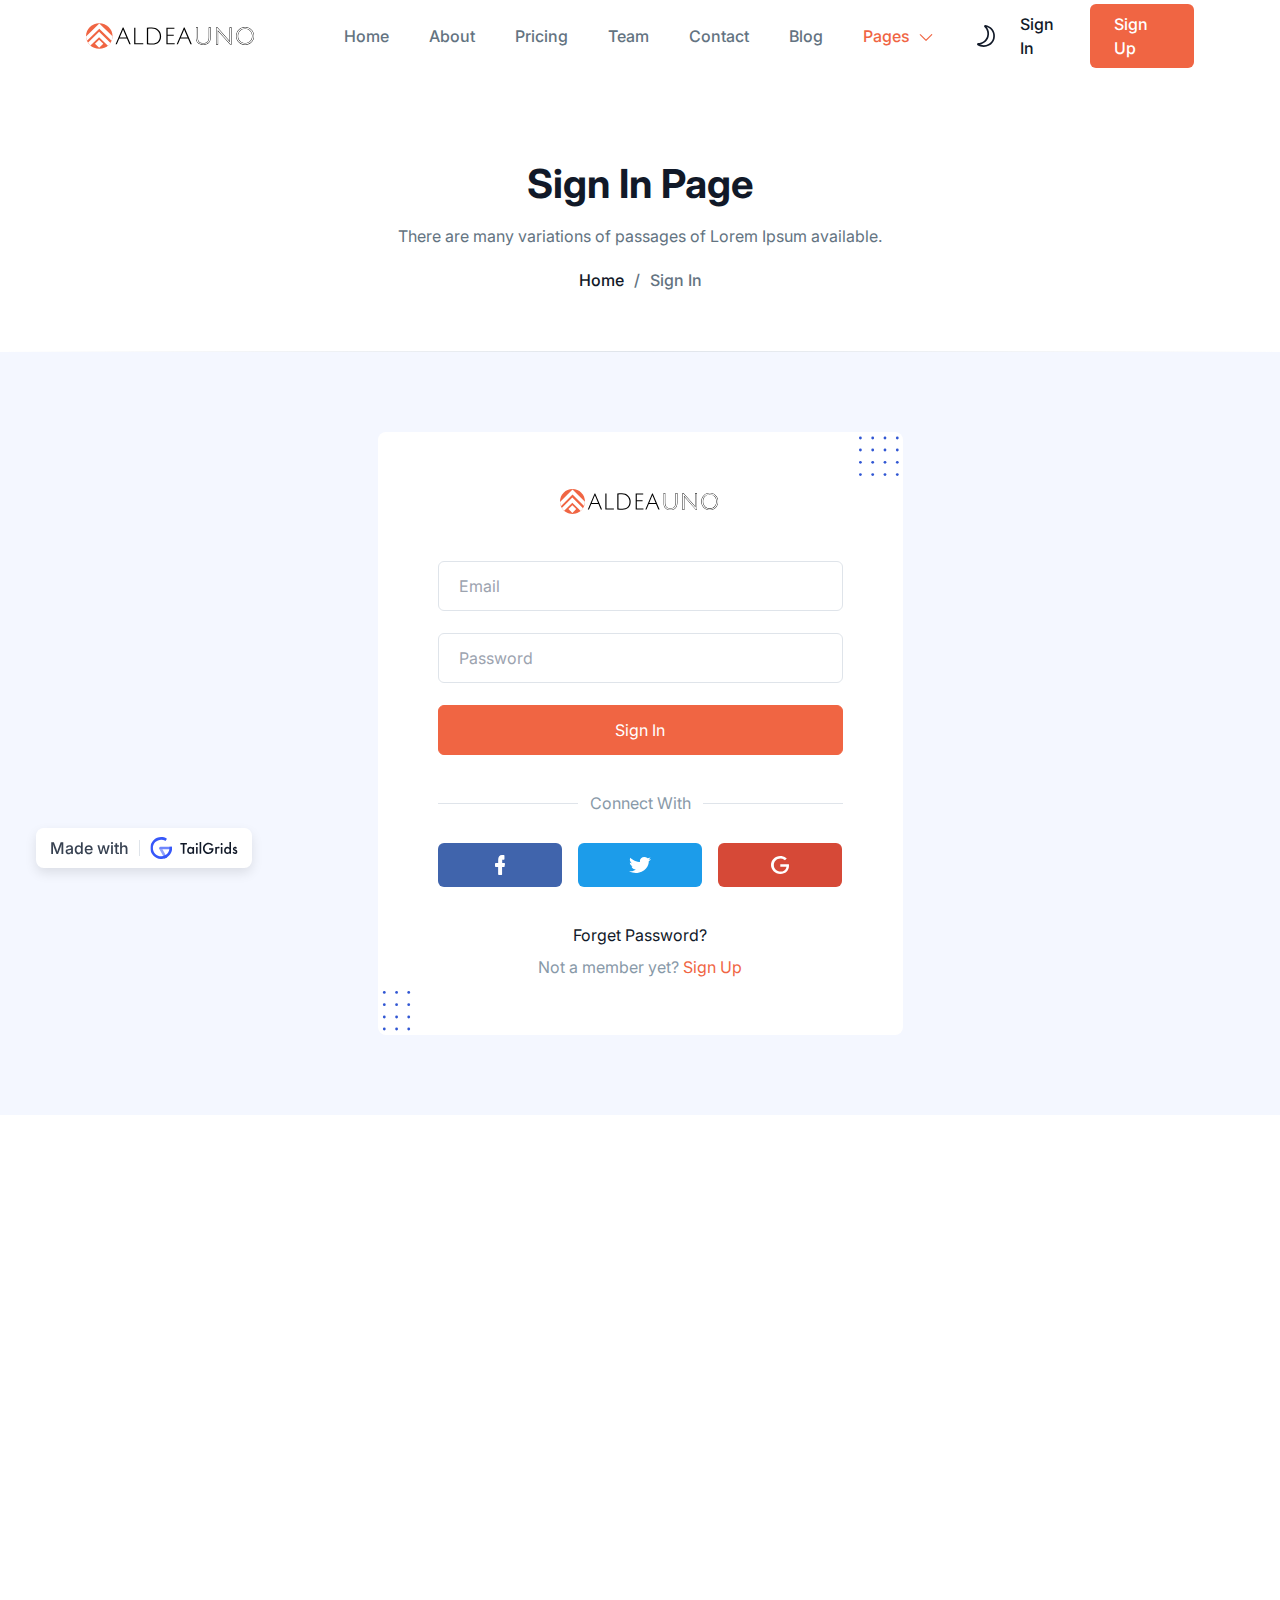
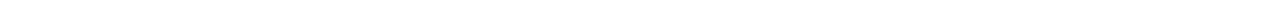
<file: signin.html>
<!doctype html>
<html lang="en">
  <head>
    <meta charset="UTF-8" />
    <meta http-equiv="X-UA-Compatible" content="IE=edge" />
    <meta name="viewport" content="width=device-width, initial-scale=1.0" />
    <title>Sign In | Aldea Uno</title>
    <link
      rel="shortcut icon"
      href="assets/images/favicon.png"
      type="image/x-icon"
    />
    <link rel="stylesheet" href="assets/css/animate.css" />
    <link rel="stylesheet" href="assets/css/tailwind.css" />

    <!-- ==== WOW JS ==== -->
    <script src="assets/js/wow.min.js"></script>
    <script>
      new WOW().init();
    </script>
  </head>

  <body>
    <!-- ====== Navbar Section Start -->
    <div
      class="absolute top-0 left-0 z-40 flex items-center w-full bg-transparent ud-header"
    >
      <div class="container">
        <div class="relative flex items-center justify-between -mx-4">
          <div class="max-w-full px-4 w-60">
            <a href="index.html" class="block w-full py-5 navbar-logo">
              <img
                src="assets/images/logo/logo.svg"
                alt="logo"
                class="w-full dark:hidden"
              />
              <img
                src="assets/images/logo/logo-white.svg"
                alt="logo"
                class="hidden w-full dark:block"
              />
            </a>
          </div>
          <div class="flex items-center justify-between w-full px-4">
            <div>
              <button
                id="navbarToggler"
                class="absolute right-4 top-1/2 block -translate-y-1/2 rounded-lg px-3 py-[6px] ring-primary focus:ring-2 lg:hidden"
              >
                <span
                  class="relative my-[6px] block h-[2px] w-[30px] bg-dark dark:bg-white"
                ></span>
                <span
                  class="relative my-[6px] block h-[2px] w-[30px] bg-dark dark:bg-white"
                ></span>
                <span
                  class="relative my-[6px] block h-[2px] w-[30px] bg-dark dark:bg-white"
                ></span>
              </button>
              <nav
                id="navbarCollapse"
                class="absolute right-4 top-full hidden w-full max-w-[250px] rounded-lg bg-white dark:bg-dark-2 py-5 shadow-lg lg:static lg:block lg:w-full lg:max-w-full lg:bg-transparent dark:lg:bg-transparent lg:py-0 lg:px-4 lg:shadow-none xl:px-6"
              >
                <ul class="blcok lg:flex 2xl:ml-20">
                  <li class="relative group">
                    <a
                      href="#home"
                      class="flex py-2 mx-8 text-base font-medium ud-menu-scroll text-dark dark:text-white group-hover:text-primary lg:mr-0 lg:inline-flex lg:py-6 lg:px-0 lg:text-body-color dark:lg:text-dark-6"
                    >
                      Home
                    </a>
                  </li>
                  <li class="relative group">
                    <a
                      href="/#about"
                      class="flex py-2 mx-8 text-base font-medium ud-menu-scroll text-dark dark:text-white group-hover:text-primary lg:mr-0 lg:ml-7 lg:inline-flex lg:py-6 lg:px-0 lg:text-body-color dark:lg:text-dark-6 xl:ml-10"
                    >
                      About
                    </a>
                  </li>
                  <li class="relative group">
                    <a
                      href="/#pricing"
                      class="flex py-2 mx-8 text-base font-medium ud-menu-scroll text-dark dark:text-white group-hover:text-primary lg:mr-0 lg:ml-7 lg:inline-flex lg:py-6 lg:px-0 lg:text-body-color dark:lg:text-dark-6 xl:ml-10"
                    >
                      Pricing
                    </a>
                  </li>
                  <li class="relative group">
                    <a
                      href="/#team"
                      class="flex py-2 mx-8 text-base font-medium ud-menu-scroll text-dark dark:text-white group-hover:text-primary lg:mr-0 lg:ml-7 lg:inline-flex lg:py-6 lg:px-0 lg:text-body-color dark:lg:text-dark-6 xl:ml-10"
                    >
                      Team
                    </a>
                  </li>
                  <li class="relative group">
                    <a
                      href="/#contact"
                      class="flex py-2 mx-8 text-base font-medium ud-menu-scroll text-dark dark:text-white group-hover:text-primary lg:mr-0 lg:ml-7 lg:inline-flex lg:py-6 lg:px-0 lg:text-body-color dark:lg:text-dark-6 xl:ml-10"
                    >
                      Contact
                    </a>
                  </li>
                  <li class="relative group">
                    <a
                      href="blog-grids.html"
                      class="flex py-2 mx-8 text-base font-medium ud-menu-scroll text-dark dark:text-white group-hover:text-primary lg:mr-0 lg:ml-7 lg:inline-flex lg:py-6 lg:px-0 lg:text-body-color dark:lg:text-dark-6 xl:ml-10"
                    >
                      Blog
                    </a>
                  </li>
                  <li class="relative submenu-item group">
                    <a
                      href="javascript:void(0)"
                      class="relative flex items-center justify-between py-2 mx-8 text-base font-medium text-primary group-hover:text-primary lg:mr-0 lg:ml-8 lg:inline-flex lg:py-6 lg:pl-0 lg:pr-4 xl:ml-10"
                    >
                      Pages

                      <svg
                        class="ml-2 fill-current"
                        width="16"
                        height="20"
                        viewBox="0 0 16 20"
                        fill="none"
                        xmlns="http://www.w3.org/2000/svg"
                      >
                        <path
                          d="M7.99999 14.9C7.84999 14.9 7.72499 14.85 7.59999 14.75L1.84999 9.10005C1.62499 8.87505 1.62499 8.52505 1.84999 8.30005C2.07499 8.07505 2.42499 8.07505 2.64999 8.30005L7.99999 13.525L13.35 8.25005C13.575 8.02505 13.925 8.02505 14.15 8.25005C14.375 8.47505 14.375 8.82505 14.15 9.05005L8.39999 14.7C8.27499 14.825 8.14999 14.9 7.99999 14.9Z"
                        />
                      </svg>
                    </a>
                    <div
                      class="submenu relative top-full left-0 hidden w-[250px] rounded-sm bg-white dark:bg-dark-2 p-4 transition-[top] duration-300 group-hover:opacity-100 lg:invisible lg:absolute lg:top-[110%] lg:block lg:opacity-0 lg:shadow-lg lg:group-hover:visible lg:group-hover:top-full"
                    >
                      <a
                        href="about.html"
                        class="block rounded py-[10px] px-4 text-sm text-body-color dark:text-dark-6 hover:text-primary dark:hover:text-primary"
                      >
                        About Page
                      </a>
                      <a
                        href="pricing.html"
                        class="block rounded py-[10px] px-4 text-sm text-body-color dark:text-dark-6 hover:text-primary dark:hover:text-primary"
                      >
                        Pricing Page
                      </a>
                      <a
                        href="contact.html"
                        class="block rounded py-[10px] px-4 text-sm text-body-color dark:text-dark-6 hover:text-primary dark:hover:text-primary"
                      >
                        Contact Page
                      </a>
                      <a
                        href="blog-grids.html"
                        class="block rounded py-[10px] px-4 text-sm text-body-color dark:text-dark-6 hover:text-primary dark:hover:text-primary"
                      >
                        Blog Grid Page
                      </a>
                      <a
                        href="blog-details.html"
                        class="block rounded py-[10px] px-4 text-sm text-body-color dark:text-dark-6 hover:text-primary dark:hover:text-primary"
                      >
                        Blog Details Page
                      </a>

                      <a
                        href="signup.html"
                        class="block rounded py-[10px] px-4 text-sm text-body-color dark:text-dark-6 hover:text-primary dark:hover:text-primary"
                      >
                        Sign Up Page
                      </a>
                      <a
                        href="signin.html"
                        class="block rounded py-[10px] px-4 text-sm text-primary hover:text-primary dark:hover:text-primary"
                      >
                        Sign In Page
                      </a>
                      <a
                        href="404.html"
                        class="block rounded py-[10px] px-4 text-sm text-body-color dark:text-dark-6 hover:text-primary dark:hover:text-primary"
                      >
                        404 Page
                      </a>
                    </div>
                  </li>
                </ul>
              </nav>
            </div>
            <div class="flex items-center justify-end pr-16 lg:pr-0">
              <label
                for="themeSwitcher"
                class="inline-flex items-center cursor-pointer"
                aria-label="themeSwitcher"
                name="themeSwitcher"
              >
                <input
                  type="checkbox"
                  name="themeSwitcher"
                  id="themeSwitcher"
                  class="sr-only"
                />
                <span class="block text-dark dark:hidden dark:text-white">
                  <svg
                    class="fill-current"
                    width="24"
                    height="24"
                    viewBox="0 0 24 24"
                    fill="none"
                    xmlns="http://www.w3.org/2000/svg"
                  >
                    <path
                      d="M13.3125 1.50001C12.675 1.31251 12.0375 1.16251 11.3625 1.05001C10.875 0.975006 10.35 1.23751 10.1625 1.68751C9.93751 2.13751 10.05 2.70001 10.425 3.00001C13.0875 5.47501 14.0625 9.11251 12.975 12.525C11.775 16.3125 8.25001 18.975 4.16251 19.0875C3.63751 19.0875 3.22501 19.425 3.07501 19.9125C2.92501 20.4 3.15001 20.925 3.56251 21.1875C4.50001 21.75 5.43751 22.2 6.37501 22.5C7.46251 22.8375 8.58751 22.9875 9.71251 22.9875C11.625 22.9875 13.5 22.5 15.1875 21.5625C17.85 20.1 19.725 17.7375 20.55 14.8875C22.1625 9.26251 18.975 3.37501 13.3125 1.50001ZM18.9375 14.4C18.2625 16.8375 16.6125 18.825 14.4 20.0625C12.075 21.3375 9.41251 21.6 6.90001 20.85C6.63751 20.775 6.33751 20.6625 6.07501 20.55C10.05 19.7625 13.35 16.9125 14.5875 13.0125C15.675 9.56251 15 5.92501 12.7875 3.07501C17.5875 4.68751 20.2875 9.67501 18.9375 14.4Z"
                    />
                  </svg>
                </span>
                <span class="hidden text-dark dark:block dark:text-white">
                  <svg
                    class="fill-current"
                    width="24"
                    height="24"
                    viewBox="0 0 24 24"
                    fill="none"
                    xmlns="http://www.w3.org/2000/svg"
                  >
                    <g clip-path="url(#clip0_2172_3070)">
                      <path
                        d="M12 6.89999C9.18752 6.89999 6.90002 9.18749 6.90002 12C6.90002 14.8125 9.18752 17.1 12 17.1C14.8125 17.1 17.1 14.8125 17.1 12C17.1 9.18749 14.8125 6.89999 12 6.89999ZM12 15.4125C10.125 15.4125 8.58752 13.875 8.58752 12C8.58752 10.125 10.125 8.58749 12 8.58749C13.875 8.58749 15.4125 10.125 15.4125 12C15.4125 13.875 13.875 15.4125 12 15.4125Z"
                      />
                      <path
                        d="M12 4.2375C12.45 4.2375 12.8625 3.8625 12.8625 3.375V1.5C12.8625 1.05 12.4875 0.637497 12 0.637497C11.55 0.637497 11.1375 1.0125 11.1375 1.5V3.4125C11.175 3.8625 11.55 4.2375 12 4.2375Z"
                      />
                      <path
                        d="M12 19.7625C11.55 19.7625 11.1375 20.1375 11.1375 20.625V22.5C11.1375 22.95 11.5125 23.3625 12 23.3625C12.45 23.3625 12.8625 22.9875 12.8625 22.5V20.5875C12.8625 20.1375 12.45 19.7625 12 19.7625Z"
                      />
                      <path
                        d="M18.1125 6.74999C18.3375 6.74999 18.5625 6.67499 18.7125 6.48749L19.9125 5.28749C20.25 4.94999 20.25 4.42499 19.9125 4.08749C19.575 3.74999 19.05 3.74999 18.7125 4.08749L17.5125 5.28749C17.175 5.62499 17.175 6.14999 17.5125 6.48749C17.6625 6.67499 17.8875 6.74999 18.1125 6.74999Z"
                      />
                      <path
                        d="M5.32501 17.5125L4.12501 18.675C3.78751 19.0125 3.78751 19.5375 4.12501 19.875C4.27501 20.025 4.50001 20.1375 4.72501 20.1375C4.95001 20.1375 5.17501 20.0625 5.32501 19.875L6.52501 18.675C6.86251 18.3375 6.86251 17.8125 6.52501 17.475C6.18751 17.175 5.62501 17.175 5.32501 17.5125Z"
                      />
                      <path
                        d="M22.5 11.175H20.5875C20.1375 11.175 19.725 11.55 19.725 12.0375C19.725 12.4875 20.1 12.9 20.5875 12.9H22.5C22.95 12.9 23.3625 12.525 23.3625 12.0375C23.3625 11.55 22.95 11.175 22.5 11.175Z"
                      />
                      <path
                        d="M4.23751 12C4.23751 11.55 3.86251 11.1375 3.37501 11.1375H1.50001C1.05001 11.1375 0.637512 11.5125 0.637512 12C0.637512 12.45 1.01251 12.8625 1.50001 12.8625H3.41251C3.86251 12.8625 4.23751 12.45 4.23751 12Z"
                      />
                      <path
                        d="M18.675 17.5125C18.3375 17.175 17.8125 17.175 17.475 17.5125C17.1375 17.85 17.1375 18.375 17.475 18.7125L18.675 19.9125C18.825 20.0625 19.05 20.175 19.275 20.175C19.5 20.175 19.725 20.1 19.875 19.9125C20.2125 19.575 20.2125 19.05 19.875 18.7125L18.675 17.5125Z"
                      />
                      <path
                        d="M5.32501 4.125C4.98751 3.7875 4.46251 3.7875 4.12501 4.125C3.78751 4.4625 3.78751 4.9875 4.12501 5.325L5.32501 6.525C5.47501 6.675 5.70001 6.7875 5.92501 6.7875C6.15001 6.7875 6.37501 6.7125 6.52501 6.525C6.86251 6.1875 6.86251 5.6625 6.52501 5.325L5.32501 4.125Z"
                      />
                    </g>
                    <defs>
                      <clipPath id="clip0_2172_3070">
                        <rect width="24" height="24" fill="white" />
                      </clipPath>
                    </defs>
                  </svg>
                </span>
              </label>
              <div class="hidden sm:flex">
                <a
                  href="signin.html"
                  class="loginBtn py-2 px-[22px] text-base font-medium text-dark dark:text-white hover:opacity-70"
                >
                  Sign In
                </a>
                <a
                  href="signup.html"
                  class="px-6 py-2 text-base font-medium text-white duration-300 ease-in-out rounded-md signUpBtn bg-primary hover:bg-blue-dark"
                >
                  Sign Up
                </a>
              </div>
            </div>
          </div>
        </div>
      </div>
    </div>
    <!-- ====== Navbar Section End -->

    <!-- ====== Banner Section Start -->
    <div
      class="relative z-10 overflow-hidden pt-[120px] pb-[60px] md:pt-[130px] lg:pt-[160px] dark:bg-dark"
    >
      <div
        class="absolute bottom-0 left-0 w-full h-px bg-gradient-to-r from-stroke/0 via-stroke dark:via-dark-3 to-stroke/0"
      ></div>
      <div class="container">
        <div class="flex flex-wrap items-center -mx-4">
          <div class="w-full px-4">
            <div class="text-center">
              <h1
                class="mb-4 text-3xl font-bold text-dark dark:text-white sm:text-4xl md:text-[40px] md:leading-[1.2]"
              >
                Sign In Page
              </h1>
              <p class="mb-5 text-base text-body-color dark:text-dark-6">
                There are many variations of passages of Lorem Ipsum available.
              </p>

              <ul class="flex items-center justify-center gap-[10px]">
                <li>
                  <a
                    href="index.html"
                    class="flex items-center gap-[10px] text-base font-medium text-dark dark:text-white"
                  >
                    Home
                  </a>
                </li>
                <li>
                  <a
                    href="javascript:void(0)"
                    class="flex items-center gap-[10px] text-base font-medium text-body-color"
                  >
                    <span class="text-body-color dark:text-dark-6"> / </span>
                    Sign In
                  </a>
                </li>
              </ul>
            </div>
          </div>
        </div>
      </div>
    </div>
    <!-- ====== Banner Section End -->

    <!-- ====== Forms Section Start -->
    <section class="bg-[#F4F7FF] py-14 lg:py-20 dark:bg-dark">
      <div class="container">
        <div class="flex flex-wrap -mx-4">
          <div class="w-full px-4">
            <div
              class="wow fadeInUp relative mx-auto max-w-[525px] overflow-hidden rounded-lg bg-white dark:bg-dark-2 py-14 px-8 text-center sm:px-12 md:px-[60px]"
              data-wow-delay=".15s"
            >
              <div class="mb-10 text-center">
                <a
                  href="javascript:void(0)"
                  class="mx-auto inline-block max-w-[160px]"
                >
                  <img
                    src="assets/images/logo/logo.svg"
                    alt="logo"
                    class="dark:hidden"
                  />
                  <img
                    src="assets/images/logo/logo-white.svg"
                    alt="logo"
                    class="hidden dark:block"
                  />
                </a>
              </div>
              <form>
                <div class="mb-[22px]">
                  <input
                    type="email"
                    placeholder="Email"
                    class="w-full px-5 py-3 text-base transition bg-transparent border rounded-md outline-none border-stroke dark:border-dark-3 text-body-color dark:text-dark-6 placeholder:text-dark-6 focus:border-primary dark:focus:border-primary focus-visible:shadow-none"
                  />
                </div>
                <div class="mb-[22px]">
                  <input
                    type="password"
                    placeholder="Password"
                    class="w-full px-5 py-3 text-base transition bg-transparent border rounded-md outline-none border-stroke dark:border-dark-3 text-body-color dark:text-dark-6 placeholder:text-dark-6 focus:border-primary dark:focus:border-primary focus-visible:shadow-none"
                  />
                </div>
                <div class="mb-9">
                  <input
                    type="submit"
                    value="Sign In"
                    class="w-full px-5 py-3 text-base text-white transition duration-300 ease-in-out border rounded-md cursor-pointer border-primary bg-primary hover:bg-blue-dark"
                  />
                </div>
              </form>
              <span class="relative block text-center z-1 mb-7">
                <span
                  class="absolute left-0 block w-full h-px -z-1 top-1/2 bg-stroke dark:bg-dark-3"
                ></span>
                <span
                  class="relative z-10 inline-block px-3 text-base bg-white dark:bg-dark-2 text-body-secondary"
                  >Connect With</span
                >
              </span>
              <ul class="flex justify-between -mx-2 mb-9">
                <li class="w-full px-2">
                  <a
                    href="javascript:void(0)"
                    class="flex h-11 items-center justify-center rounded-md bg-[#4064AC] transition hover:bg-opacity-90"
                  >
                    <svg
                      width="10"
                      height="20"
                      viewBox="0 0 10 20"
                      fill="none"
                      xmlns="http://www.w3.org/2000/svg"
                    >
                      <path
                        d="M9.29878 8H7.74898H7.19548V7.35484V5.35484V4.70968H7.74898H8.91133C9.21575 4.70968 9.46483 4.45161 9.46483 4.06452V0.645161C9.46483 0.290323 9.24343 0 8.91133 0H6.89106C4.70474 0 3.18262 1.80645 3.18262 4.48387V7.29032V7.93548H2.62912H0.747223C0.359774 7.93548 0 8.29032 0 8.80645V11.129C0 11.5806 0.304424 12 0.747223 12H2.57377H3.12727V12.6452V19.129C3.12727 19.5806 3.43169 20 3.87449 20H6.47593C6.64198 20 6.78036 19.9032 6.89106 19.7742C7.00176 19.6452 7.08478 19.4194 7.08478 19.2258V12.6774V12.0323H7.66596H8.91133C9.2711 12.0323 9.54785 11.7742 9.6032 11.3871V11.3548V11.3226L9.99065 9.09677C10.0183 8.87097 9.99065 8.6129 9.8246 8.35484C9.76925 8.19355 9.52018 8.03226 9.29878 8Z"
                        fill="white"
                      />
                    </svg>
                  </a>
                </li>
                <li class="w-full px-2">
                  <a
                    href="javascript:void(0)"
                    class="flex h-11 items-center justify-center rounded-md bg-[#1C9CEA] transition hover:bg-opacity-90"
                  >
                    <svg
                      width="22"
                      height="16"
                      viewBox="0 0 22 16"
                      fill="none"
                      xmlns="http://www.w3.org/2000/svg"
                    >
                      <path
                        d="M19.5516 2.75538L20.9 1.25245C21.2903 0.845401 21.3968 0.53229 21.4323 0.375734C20.3677 0.939335 19.3742 1.1272 18.7355 1.1272H18.4871L18.3452 1.00196C17.4935 0.344423 16.429 0 15.2935 0C12.8097 0 10.8581 1.81605 10.8581 3.91389C10.8581 4.03914 10.8581 4.22701 10.8935 4.35225L11 4.97847L10.2548 4.94716C5.7129 4.82192 1.9871 1.37769 1.38387 0.782779C0.390323 2.34834 0.958064 3.85127 1.56129 4.79061L2.76774 6.54403L0.851613 5.6047C0.887097 6.91977 1.45484 7.95303 2.55484 8.7045L3.5129 9.33072L2.55484 9.67515C3.15806 11.272 4.50645 11.9296 5.5 12.18L6.8129 12.4932L5.57097 13.2446C3.58387 14.4971 1.1 14.4031 0 14.3092C2.23548 15.6869 4.89677 16 6.74194 16C8.12581 16 9.15484 15.8748 9.40322 15.7808C19.3387 13.7143 19.8 5.8865 19.8 4.32094V4.10176L20.0129 3.97652C21.2194 2.97456 21.7161 2.44227 22 2.12916C21.8935 2.16047 21.7516 2.22309 21.6097 2.2544L19.5516 2.75538Z"
                        fill="white"
                      />
                    </svg>
                  </a>
                </li>
                <li class="w-full px-2">
                  <a
                    href="javascript:void(0)"
                    class="flex h-11 items-center justify-center rounded-md bg-[#D64937] transition hover:bg-opacity-90"
                  >
                    <svg
                      width="18"
                      height="18"
                      viewBox="0 0 18 18"
                      fill="none"
                      xmlns="http://www.w3.org/2000/svg"
                    >
                      <path
                        d="M17.8477 8.17132H9.29628V10.643H15.4342C15.1065 14.0743 12.2461 15.5574 9.47506 15.5574C5.95916 15.5574 2.8306 12.8821 2.8306 9.01461C2.8306 5.29251 5.81018 2.47185 9.47506 2.47185C12.2759 2.47185 13.9742 4.24567 13.9742 4.24567L15.7024 2.47185C15.7024 2.47185 13.3783 0.000145544 9.35587 0.000145544C4.05223 -0.0289334 0 4.30383 0 8.98553C0 13.5218 3.81386 18 9.44526 18C14.4212 18 17.9967 14.7141 17.9967 9.79974C18.0264 8.78198 17.8477 8.17132 17.8477 8.17132Z"
                        fill="white"
                      />
                    </svg>
                  </a>
                </li>
              </ul>
              <a
                href="javascript:void(0)"
                class="inline-block mb-2 text-base text-dark dark:text-white hover:text-primary dark:hover:text-primary"
              >
                Forget Password?
              </a>
              <p class="text-base text-body-secondary">
                Not a member yet?
                <a href="signup.html" class="text-primary hover:underline">
                  Sign Up
                </a>
              </p>

              <div>
                <span class="absolute top-1 right-1">
                  <svg
                    width="40"
                    height="40"
                    viewBox="0 0 40 40"
                    fill="none"
                    xmlns="http://www.w3.org/2000/svg"
                  >
                    <circle
                      cx="1.39737"
                      cy="38.6026"
                      r="1.39737"
                      transform="rotate(-90 1.39737 38.6026)"
                      fill="#3056D3"
                    />
                    <circle
                      cx="1.39737"
                      cy="1.99122"
                      r="1.39737"
                      transform="rotate(-90 1.39737 1.99122)"
                      fill="#3056D3"
                    />
                    <circle
                      cx="13.6943"
                      cy="38.6026"
                      r="1.39737"
                      transform="rotate(-90 13.6943 38.6026)"
                      fill="#3056D3"
                    />
                    <circle
                      cx="13.6943"
                      cy="1.99122"
                      r="1.39737"
                      transform="rotate(-90 13.6943 1.99122)"
                      fill="#3056D3"
                    />
                    <circle
                      cx="25.9911"
                      cy="38.6026"
                      r="1.39737"
                      transform="rotate(-90 25.9911 38.6026)"
                      fill="#3056D3"
                    />
                    <circle
                      cx="25.9911"
                      cy="1.99122"
                      r="1.39737"
                      transform="rotate(-90 25.9911 1.99122)"
                      fill="#3056D3"
                    />
                    <circle
                      cx="38.288"
                      cy="38.6026"
                      r="1.39737"
                      transform="rotate(-90 38.288 38.6026)"
                      fill="#3056D3"
                    />
                    <circle
                      cx="38.288"
                      cy="1.99122"
                      r="1.39737"
                      transform="rotate(-90 38.288 1.99122)"
                      fill="#3056D3"
                    />
                    <circle
                      cx="1.39737"
                      cy="26.3057"
                      r="1.39737"
                      transform="rotate(-90 1.39737 26.3057)"
                      fill="#3056D3"
                    />
                    <circle
                      cx="13.6943"
                      cy="26.3057"
                      r="1.39737"
                      transform="rotate(-90 13.6943 26.3057)"
                      fill="#3056D3"
                    />
                    <circle
                      cx="25.9911"
                      cy="26.3057"
                      r="1.39737"
                      transform="rotate(-90 25.9911 26.3057)"
                      fill="#3056D3"
                    />
                    <circle
                      cx="38.288"
                      cy="26.3057"
                      r="1.39737"
                      transform="rotate(-90 38.288 26.3057)"
                      fill="#3056D3"
                    />
                    <circle
                      cx="1.39737"
                      cy="14.0086"
                      r="1.39737"
                      transform="rotate(-90 1.39737 14.0086)"
                      fill="#3056D3"
                    />
                    <circle
                      cx="13.6943"
                      cy="14.0086"
                      r="1.39737"
                      transform="rotate(-90 13.6943 14.0086)"
                      fill="#3056D3"
                    />
                    <circle
                      cx="25.9911"
                      cy="14.0086"
                      r="1.39737"
                      transform="rotate(-90 25.9911 14.0086)"
                      fill="#3056D3"
                    />
                    <circle
                      cx="38.288"
                      cy="14.0086"
                      r="1.39737"
                      transform="rotate(-90 38.288 14.0086)"
                      fill="#3056D3"
                    />
                  </svg>
                </span>
                <span class="absolute left-1 bottom-1">
                  <svg
                    width="29"
                    height="40"
                    viewBox="0 0 29 40"
                    fill="none"
                    xmlns="http://www.w3.org/2000/svg"
                  >
                    <circle
                      cx="2.288"
                      cy="25.9912"
                      r="1.39737"
                      transform="rotate(-90 2.288 25.9912)"
                      fill="#3056D3"
                    />
                    <circle
                      cx="14.5849"
                      cy="25.9911"
                      r="1.39737"
                      transform="rotate(-90 14.5849 25.9911)"
                      fill="#3056D3"
                    />
                    <circle
                      cx="26.7216"
                      cy="25.9911"
                      r="1.39737"
                      transform="rotate(-90 26.7216 25.9911)"
                      fill="#3056D3"
                    />
                    <circle
                      cx="2.288"
                      cy="13.6944"
                      r="1.39737"
                      transform="rotate(-90 2.288 13.6944)"
                      fill="#3056D3"
                    />
                    <circle
                      cx="14.5849"
                      cy="13.6943"
                      r="1.39737"
                      transform="rotate(-90 14.5849 13.6943)"
                      fill="#3056D3"
                    />
                    <circle
                      cx="26.7216"
                      cy="13.6943"
                      r="1.39737"
                      transform="rotate(-90 26.7216 13.6943)"
                      fill="#3056D3"
                    />
                    <circle
                      cx="2.288"
                      cy="38.0087"
                      r="1.39737"
                      transform="rotate(-90 2.288 38.0087)"
                      fill="#3056D3"
                    />
                    <circle
                      cx="2.288"
                      cy="1.39739"
                      r="1.39737"
                      transform="rotate(-90 2.288 1.39739)"
                      fill="#3056D3"
                    />
                    <circle
                      cx="14.5849"
                      cy="38.0089"
                      r="1.39737"
                      transform="rotate(-90 14.5849 38.0089)"
                      fill="#3056D3"
                    />
                    <circle
                      cx="26.7216"
                      cy="38.0089"
                      r="1.39737"
                      transform="rotate(-90 26.7216 38.0089)"
                      fill="#3056D3"
                    />
                    <circle
                      cx="14.5849"
                      cy="1.39761"
                      r="1.39737"
                      transform="rotate(-90 14.5849 1.39761)"
                      fill="#3056D3"
                    />
                    <circle
                      cx="26.7216"
                      cy="1.39761"
                      r="1.39737"
                      transform="rotate(-90 26.7216 1.39761)"
                      fill="#3056D3"
                    />
                  </svg>
                </span>
              </div>
            </div>
          </div>
        </div>
      </div>
    </section>
    <!-- ====== Forms Section End -->

    <!-- ====== Footer Section Start -->
    <footer
      class="wow fadeInUp relative z-10 bg-[#090E34] pt-20 lg:pt-[100px]"
      data-wow-delay=".15s"
    >
      <div class="container">
        <div class="flex flex-wrap -mx-4">
          <div class="w-full px-4 sm:w-1/2 md:w-1/2 lg:w-4/12 xl:w-3/12">
            <div class="w-full mb-10">
              <a
                href="javascript:void(0)"
                class="mb-6 inline-block max-w-[160px]"
              >
                <img
                  src="assets/images/logo/logo-white.svg"
                  alt="logo"
                  class="max-w-full"
                />
              </a>
              <p class="mb-8 max-w-[270px] text-base text-gray-7">
                We create digital experiences for brands and companies by using
                technology.
              </p>
              <div class="flex items-center -mx-3">
                <a
                  href="javascript:void(0)"
                  class="px-3 text-gray-7 hover:text-white"
                >
                  <svg
                    width="22"
                    height="22"
                    viewBox="0 0 22 22"
                    fill="none"
                    xmlns="http://www.w3.org/2000/svg"
                    class="fill-current"
                  >
                    <path
                      d="M16.294 8.86875H14.369H13.6815V8.18125V6.05V5.3625H14.369H15.8128C16.1909 5.3625 16.5003 5.0875 16.5003 4.675V1.03125C16.5003 0.653125 16.2253 0.34375 15.8128 0.34375H13.3034C10.5878 0.34375 8.69714 2.26875 8.69714 5.12187V8.1125V8.8H8.00964H5.67214C5.19089 8.8 4.74402 9.17812 4.74402 9.72812V12.2031C4.74402 12.6844 5.12214 13.1313 5.67214 13.1313H7.94089H8.62839V13.8188V20.7281C8.62839 21.2094 9.00652 21.6562 9.55652 21.6562H12.7878C12.994 21.6562 13.1659 21.5531 13.3034 21.4156C13.4409 21.2781 13.544 21.0375 13.544 20.8312V13.8531V13.1656H14.2659H15.8128C16.2596 13.1656 16.6034 12.8906 16.6721 12.4781V12.4438V12.4094L17.1534 10.0375C17.1878 9.79688 17.1534 9.52187 16.9471 9.24687C16.8784 9.075 16.569 8.90312 16.294 8.86875Z"
                    />
                  </svg>
                </a>
                <a
                  href="javascript:void(0)"
                  class="px-3 text-gray-7 hover:text-white"
                >
                  <svg
                    width="22"
                    height="22"
                    viewBox="0 0 22 22"
                    fill="none"
                    xmlns="http://www.w3.org/2000/svg"
                    class="fill-current"
                  >
                    <path
                      d="M20.1236 5.91236C20.2461 5.76952 20.0863 5.58286 19.905 5.64972C19.5004 5.79896 19.1306 5.8974 18.5837 5.95817C19.2564 5.58362 19.5693 5.04828 19.8237 4.39259C19.885 4.23443 19.7 4.09092 19.5406 4.16647C18.8931 4.47345 18.1945 4.70121 17.4599 4.83578C16.7338 4.11617 15.6988 3.6665 14.5539 3.6665C12.3554 3.6665 10.5725 5.32454 10.5725 7.36908C10.5725 7.65933 10.6081 7.94206 10.6752 8.21276C7.51486 8.06551 4.6968 6.71359 2.73896 4.64056C2.60477 4.49848 2.36128 4.51734 2.27772 4.69063C2.05482 5.15296 1.93056 5.66584 1.93056 6.20582C1.93056 7.49014 2.6332 8.62331 3.70132 9.28732C3.22241 9.27293 2.76441 9.17961 2.34234 9.02125C2.13684 8.94416 1.90127 9.07964 1.92888 9.28686C2.14084 10.8781 3.42915 12.1909 5.09205 12.5011C4.75811 12.586 4.40639 12.6311 4.04253 12.6311C3.95431 12.6311 3.86685 12.6284 3.78019 12.6231C3.55967 12.6094 3.38044 12.8067 3.47499 12.9954C4.09879 14.2404 5.44575 15.1096 7.0132 15.1367C5.65077 16.13 3.93418 16.7218 2.06882 16.7218C1.83882 16.7218 1.74015 17.0175 1.9442 17.1178C3.52016 17.8924 5.31487 18.3332 7.22182 18.3332C14.545 18.3332 18.549 12.6914 18.549 7.79843C18.549 7.63827 18.545 7.47811 18.5377 7.31945C19.1321 6.92012 19.6664 6.44528 20.1236 5.91236Z"
                    />
                  </svg>
                </a>
                <a
                  href="javascript:void(0)"
                  class="px-3 text-gray-7 hover:text-white"
                >
                  <svg
                    width="22"
                    height="22"
                    viewBox="0 0 22 22"
                    fill="none"
                    xmlns="http://www.w3.org/2000/svg"
                    class="fill-current"
                  >
                    <path
                      d="M11.0297 14.4305C12.9241 14.4305 14.4598 12.8948 14.4598 11.0004C14.4598 9.10602 12.9241 7.57031 11.0297 7.57031C9.13529 7.57031 7.59958 9.10602 7.59958 11.0004C7.59958 12.8948 9.13529 14.4305 11.0297 14.4305Z"
                    />
                    <path
                      d="M14.7554 1.8335H7.24463C4.25807 1.8335 1.83334 4.25823 1.83334 7.24479V14.6964C1.83334 17.7421 4.25807 20.1668 7.24463 20.1668H14.6962C17.7419 20.1668 20.1667 17.7421 20.1667 14.7555V7.24479C20.1667 4.25823 17.7419 1.8335 14.7554 1.8335ZM11.0296 15.4948C8.51614 15.4948 6.53496 13.4545 6.53496 11.0002C6.53496 8.54586 8.54571 6.50554 11.0296 6.50554C13.4839 6.50554 15.4946 8.54586 15.4946 11.0002C15.4946 13.4545 13.5134 15.4948 11.0296 15.4948ZM17.2393 6.91952C16.9436 7.24479 16.5 7.42221 15.9973 7.42221C15.5538 7.42221 15.1102 7.24479 14.7554 6.91952C14.4301 6.59425 14.2527 6.18027 14.2527 5.67758C14.2527 5.17489 14.4301 4.79049 14.7554 4.43565C15.0807 4.08081 15.4946 3.90339 15.9973 3.90339C16.4409 3.90339 16.914 4.08081 17.2393 4.40608C17.535 4.79049 17.7419 5.23403 17.7419 5.70715C17.7124 6.18027 17.535 6.59425 17.2393 6.91952Z"
                    />
                    <path
                      d="M16.0276 4.96777C15.6432 4.96777 15.318 5.29304 15.318 5.67745C15.318 6.06186 15.6432 6.38713 16.0276 6.38713C16.412 6.38713 16.7373 6.06186 16.7373 5.67745C16.7373 5.29304 16.4416 4.96777 16.0276 4.96777Z"
                    />
                  </svg>
                </a>
                <a
                  href="javascript:void(0)"
                  class="px-3 text-gray-7 hover:text-white"
                >
                  <svg
                    width="22"
                    height="22"
                    viewBox="0 0 22 22"
                    fill="none"
                    xmlns="http://www.w3.org/2000/svg"
                    class="fill-current"
                  >
                    <path
                      d="M18.8065 1.8335H3.16399C2.42474 1.8335 1.83334 2.42489 1.83334 3.16414V18.8362C1.83334 19.5459 2.42474 20.1668 3.16399 20.1668H18.7473C19.4866 20.1668 20.078 19.5754 20.078 18.8362V3.13457C20.1371 2.42489 19.5457 1.8335 18.8065 1.8335ZM7.24464 17.4168H4.55379V8.69371H7.24464V17.4168ZM5.88443 7.48135C4.99733 7.48135 4.31721 6.77167 4.31721 5.91414C4.31721 5.05661 5.0269 4.34694 5.88443 4.34694C6.74196 4.34694 7.45163 5.05661 7.45163 5.91414C7.45163 6.77167 6.8011 7.48135 5.88443 7.48135ZM17.4463 17.4168H14.7554V13.1883C14.7554 12.183 14.7258 10.8523 13.336 10.8523C11.9167 10.8523 11.7097 11.976 11.7097 13.0996V17.4168H9.01884V8.69371H11.6506V9.90608H11.6801C12.0645 9.1964 12.9221 8.48672 14.2527 8.48672C17.0027 8.48672 17.5054 10.2609 17.5054 12.6856V17.4168H17.4463Z"
                    />
                  </svg>
                </a>
              </div>
            </div>
          </div>
          <div class="w-full px-4 sm:w-1/2 md:w-1/2 lg:w-2/12 xl:w-2/12">
            <div class="w-full mb-10">
              <h4 class="text-lg font-semibold text-white mb-9">About Us</h4>
              <ul>
                <li>
                  <a
                    href="javascript:void(0)"
                    class="inline-block mb-3 text-base text-gray-7 hover:text-primary"
                  >
                    Home
                  </a>
                </li>
                <li>
                  <a
                    href="javascript:void(0)"
                    class="inline-block mb-3 text-base text-gray-7 hover:text-primary"
                  >
                    Features
                  </a>
                </li>
                <li>
                  <a
                    href="javascript:void(0)"
                    class="inline-block mb-3 text-base text-gray-7 hover:text-primary"
                  >
                    About
                  </a>
                </li>
                <li>
                  <a
                    href="javascript:void(0)"
                    class="inline-block mb-3 text-base text-gray-7 hover:text-primary"
                  >
                    Testimonial
                  </a>
                </li>
              </ul>
            </div>
          </div>
          <div class="w-full px-4 sm:w-1/2 md:w-1/2 lg:w-3/12 xl:w-2/12">
            <div class="w-full mb-10">
              <h4 class="text-lg font-semibold text-white mb-9">Features</h4>
              <ul>
                <li>
                  <a
                    href="javascript:void(0)"
                    class="inline-block mb-3 text-base text-gray-7 hover:text-primary"
                  >
                    How it works
                  </a>
                </li>
                <li>
                  <a
                    href="javascript:void(0)"
                    class="inline-block mb-3 text-base text-gray-7 hover:text-primary"
                  >
                    Privacy policy
                  </a>
                </li>
                <li>
                  <a
                    href="javascript:void(0)"
                    class="inline-block mb-3 text-base text-gray-7 hover:text-primary"
                  >
                    Terms of Service
                  </a>
                </li>
                <li>
                  <a
                    href="javascript:void(0)"
                    class="inline-block mb-3 text-base text-gray-7 hover:text-primary"
                  >
                    Refund policy
                  </a>
                </li>
              </ul>
            </div>
          </div>
          <div class="w-full px-4 sm:w-1/2 md:w-1/2 lg:w-3/12 xl:w-2/12">
            <div class="w-full mb-10">
              <h4 class="text-lg font-semibold text-white mb-9">
                Our Products
              </h4>
              <ul>
                <li>
                  <a
                    href="javascript:void(0)"
                    class="inline-block mb-3 text-base text-gray-7 hover:text-primary"
                  >
                    LineIcons
                  </a>
                </li>
                <li>
                  <a
                    href="javascript:void(0)"
                    class="inline-block mb-3 text-base text-gray-7 hover:text-primary"
                  >
                    Ecommerce HTML
                  </a>
                </li>
                <li>
                  <a
                    href="javascript:void(0)"
                    class="inline-block mb-3 text-base text-gray-7 hover:text-primary"
                  >
                    TailAdmin
                  </a>
                </li>
                <li>
                  <a
                    href="javascript:void(0)"
                    class="inline-block mb-3 text-base text-gray-7 hover:text-primary"
                  >
                    PlainAdmin
                  </a>
                </li>
              </ul>
            </div>
          </div>
          <div class="w-full px-4 md:w-2/3 lg:w-6/12 xl:w-3/12">
            <div class="w-full mb-10">
              <h4 class="text-lg font-semibold text-white mb-9">Latest blog</h4>
              <div class="flex flex-col gap-8">
                <a
                  href="blog-details.html"
                  class="group flex items-center gap-[22px]"
                >
                  <div class="overflow-hidden rounded">
                    <img
                      src="./assets/images/blog/blog-footer-01.jpg"
                      alt="blog"
                    />
                  </div>
                  <span
                    class="max-w-[180px] text-gray-7 text-base group-hover:text-white"
                  >
                    I think really important to design with...
                  </span>
                </a>
                <a
                  href="blog-details.html"
                  class="group flex items-center gap-[22px]"
                >
                  <div class="overflow-hidden rounded">
                    <img
                      src="./assets/images/blog/blog-footer-02.jpg"
                      alt="blog"
                    />
                  </div>
                  <span
                    class="max-w-[180px] text-gray-7 text-base group-hover:text-white"
                  >
                    Recognizing the need is the primary...
                  </span>
                </a>
              </div>
            </div>
          </div>
        </div>
      </div>

      <div
        class="mt-12 border-t border-[#8890A4] border-opacity-40 py-8 lg:mt-[60px]"
      >
        <div class="container">
          <div class="flex flex-wrap -mx-4">
            <div class="w-full px-4 md:w-2/3 lg:w-1/2">
              <div class="my-1">
                <div
                  class="flex items-center justify-center -mx-3 md:justify-start"
                >
                  <a
                    href="javascript:void(0)"
                    class="px-3 text-base text-gray-7 hover:text-white hover:underline"
                  >
                    Privacy policy
                  </a>
                  <a
                    href="javascript:void(0)"
                    class="px-3 text-base text-gray-7 hover:text-white hover:underline"
                  >
                    Legal notice
                  </a>
                  <a
                    href="javascript:void(0)"
                    class="px-3 text-base text-gray-7 hover:text-white hover:underline"
                  >
                    Terms of service
                  </a>
                </div>
              </div>
            </div>
            <div class="w-full px-4 md:w-1/3 lg:w-1/2">
              <div class="flex justify-center my-1 md:justify-end">
                <p class="text-base text-gray-7">
                  Designed and Developed by
                  <a
                    href="https://tailgrids.com"
                    rel="nofollow noopner"
                    target="_blank"
                    class="text-gray-1 hover:underline"
                  >
                    TailGrids and UIdeck
                  </a>
                </p>
              </div>
            </div>
          </div>
        </div>
      </div>

      <div>
        <span class="absolute left-0 top-0 z-[-1]">
          <img src="assets/images/footer/shape-1.svg" alt="" />
        </span>

        <span class="absolute bottom-0 right-0 z-[-1]">
          <img src="assets/images/footer/shape-3.svg" alt="" />
        </span>

        <span class="absolute top-0 right-0 z-[-1]">
          <svg
            width="102"
            height="102"
            viewBox="0 0 102 102"
            fill="none"
            xmlns="http://www.w3.org/2000/svg"
          >
            <path
              d="M1.8667 33.1956C2.89765 33.1956 3.7334 34.0318 3.7334 35.0633C3.7334 36.0947 2.89765 36.9309 1.8667 36.9309C0.835744 36.9309 4.50645e-08 36.0947 0 35.0633C-4.50645e-08 34.0318 0.835744 33.1956 1.8667 33.1956Z"
              fill="white"
              fill-opacity="0.08"
            ></path>
            <path
              d="M18.2939 33.1956C19.3249 33.1956 20.1606 34.0318 20.1606 35.0633C20.1606 36.0947 19.3249 36.9309 18.2939 36.9309C17.263 36.9309 16.4272 36.0947 16.4272 35.0633C16.4272 34.0318 17.263 33.1956 18.2939 33.1956Z"
              fill="white"
              fill-opacity="0.08"
            ></path>
            <path
              d="M34.7209 33.195C35.7519 33.195 36.5876 34.0311 36.5876 35.0626C36.5876 36.0941 35.7519 36.9303 34.7209 36.9303C33.69 36.9303 32.8542 36.0941 32.8542 35.0626C32.8542 34.0311 33.69 33.195 34.7209 33.195Z"
              fill="white"
              fill-opacity="0.08"
            ></path>
            <path
              d="M50.9341 33.195C51.965 33.195 52.8008 34.0311 52.8008 35.0626C52.8008 36.0941 51.965 36.9303 50.9341 36.9303C49.9031 36.9303 49.0674 36.0941 49.0674 35.0626C49.0674 34.0311 49.9031 33.195 50.9341 33.195Z"
              fill="white"
              fill-opacity="0.08"
            ></path>
            <path
              d="M1.8667 16.7605C2.89765 16.7605 3.7334 17.5966 3.7334 18.6281C3.7334 19.6596 2.89765 20.4957 1.8667 20.4957C0.835744 20.4957 4.50645e-08 19.6596 0 18.6281C-4.50645e-08 17.5966 0.835744 16.7605 1.8667 16.7605Z"
              fill="white"
              fill-opacity="0.08"
            ></path>
            <path
              d="M18.2939 16.7605C19.3249 16.7605 20.1606 17.5966 20.1606 18.6281C20.1606 19.6596 19.3249 20.4957 18.2939 20.4957C17.263 20.4957 16.4272 19.6596 16.4272 18.6281C16.4272 17.5966 17.263 16.7605 18.2939 16.7605Z"
              fill="white"
              fill-opacity="0.08"
            ></path>
            <path
              d="M34.7209 16.7605C35.7519 16.7605 36.5876 17.5966 36.5876 18.6281C36.5876 19.6596 35.7519 20.4957 34.7209 20.4957C33.69 20.4957 32.8542 19.6596 32.8542 18.6281C32.8542 17.5966 33.69 16.7605 34.7209 16.7605Z"
              fill="white"
              fill-opacity="0.08"
            ></path>
            <path
              d="M50.9341 16.7605C51.965 16.7605 52.8008 17.5966 52.8008 18.6281C52.8008 19.6596 51.965 20.4957 50.9341 20.4957C49.9031 20.4957 49.0674 19.6596 49.0674 18.6281C49.0674 17.5966 49.9031 16.7605 50.9341 16.7605Z"
              fill="white"
              fill-opacity="0.08"
            ></path>
            <path
              d="M1.8667 0.324951C2.89765 0.324951 3.7334 1.16115 3.7334 2.19261C3.7334 3.22408 2.89765 4.06024 1.8667 4.06024C0.835744 4.06024 4.50645e-08 3.22408 0 2.19261C-4.50645e-08 1.16115 0.835744 0.324951 1.8667 0.324951Z"
              fill="white"
              fill-opacity="0.08"
            ></path>
            <path
              d="M18.2939 0.324951C19.3249 0.324951 20.1606 1.16115 20.1606 2.19261C20.1606 3.22408 19.3249 4.06024 18.2939 4.06024C17.263 4.06024 16.4272 3.22408 16.4272 2.19261C16.4272 1.16115 17.263 0.324951 18.2939 0.324951Z"
              fill="white"
              fill-opacity="0.08"
            ></path>
            <path
              d="M34.7209 0.325302C35.7519 0.325302 36.5876 1.16147 36.5876 2.19293C36.5876 3.2244 35.7519 4.06056 34.7209 4.06056C33.69 4.06056 32.8542 3.2244 32.8542 2.19293C32.8542 1.16147 33.69 0.325302 34.7209 0.325302Z"
              fill="white"
              fill-opacity="0.08"
            ></path>
            <path
              d="M50.9341 0.325302C51.965 0.325302 52.8008 1.16147 52.8008 2.19293C52.8008 3.2244 51.965 4.06056 50.9341 4.06056C49.9031 4.06056 49.0674 3.2244 49.0674 2.19293C49.0674 1.16147 49.9031 0.325302 50.9341 0.325302Z"
              fill="white"
              fill-opacity="0.08"
            ></path>
            <path
              d="M66.9037 33.1956C67.9346 33.1956 68.7704 34.0318 68.7704 35.0633C68.7704 36.0947 67.9346 36.9309 66.9037 36.9309C65.8727 36.9309 65.037 36.0947 65.037 35.0633C65.037 34.0318 65.8727 33.1956 66.9037 33.1956Z"
              fill="white"
              fill-opacity="0.08"
            ></path>
            <path
              d="M83.3307 33.1956C84.3616 33.1956 85.1974 34.0318 85.1974 35.0633C85.1974 36.0947 84.3616 36.9309 83.3307 36.9309C82.2997 36.9309 81.464 36.0947 81.464 35.0633C81.464 34.0318 82.2997 33.1956 83.3307 33.1956Z"
              fill="white"
              fill-opacity="0.08"
            ></path>
            <path
              d="M99.7576 33.1956C100.789 33.1956 101.624 34.0318 101.624 35.0633C101.624 36.0947 100.789 36.9309 99.7576 36.9309C98.7266 36.9309 97.8909 36.0947 97.8909 35.0633C97.8909 34.0318 98.7266 33.1956 99.7576 33.1956Z"
              fill="white"
              fill-opacity="0.08"
            ></path>
            <path
              d="M66.9037 16.7605C67.9346 16.7605 68.7704 17.5966 68.7704 18.6281C68.7704 19.6596 67.9346 20.4957 66.9037 20.4957C65.8727 20.4957 65.037 19.6596 65.037 18.6281C65.037 17.5966 65.8727 16.7605 66.9037 16.7605Z"
              fill="white"
              fill-opacity="0.08"
            ></path>
            <path
              d="M83.3307 16.7605C84.3616 16.7605 85.1974 17.5966 85.1974 18.6281C85.1974 19.6596 84.3616 20.4957 83.3307 20.4957C82.2997 20.4957 81.464 19.6596 81.464 18.6281C81.464 17.5966 82.2997 16.7605 83.3307 16.7605Z"
              fill="white"
              fill-opacity="0.08"
            ></path>
            <path
              d="M99.7576 16.7605C100.789 16.7605 101.624 17.5966 101.624 18.6281C101.624 19.6596 100.789 20.4957 99.7576 20.4957C98.7266 20.4957 97.8909 19.6596 97.8909 18.6281C97.8909 17.5966 98.7266 16.7605 99.7576 16.7605Z"
              fill="white"
              fill-opacity="0.08"
            ></path>
            <path
              d="M66.9037 0.324966C67.9346 0.324966 68.7704 1.16115 68.7704 2.19261C68.7704 3.22408 67.9346 4.06024 66.9037 4.06024C65.8727 4.06024 65.037 3.22408 65.037 2.19261C65.037 1.16115 65.8727 0.324966 66.9037 0.324966Z"
              fill="white"
              fill-opacity="0.08"
            ></path>
            <path
              d="M83.3307 0.324951C84.3616 0.324951 85.1974 1.16115 85.1974 2.19261C85.1974 3.22408 84.3616 4.06024 83.3307 4.06024C82.2997 4.06024 81.464 3.22408 81.464 2.19261C81.464 1.16115 82.2997 0.324951 83.3307 0.324951Z"
              fill="white"
              fill-opacity="0.08"
            ></path>
            <path
              d="M99.7576 0.324951C100.789 0.324951 101.624 1.16115 101.624 2.19261C101.624 3.22408 100.789 4.06024 99.7576 4.06024C98.7266 4.06024 97.8909 3.22408 97.8909 2.19261C97.8909 1.16115 98.7266 0.324951 99.7576 0.324951Z"
              fill="white"
              fill-opacity="0.08"
            ></path>
            <path
              d="M1.8667 82.2029C2.89765 82.2029 3.7334 83.039 3.7334 84.0705C3.7334 85.102 2.89765 85.9382 1.8667 85.9382C0.835744 85.9382 4.50645e-08 85.102 0 84.0705C-4.50645e-08 83.039 0.835744 82.2029 1.8667 82.2029Z"
              fill="white"
              fill-opacity="0.08"
            ></path>
            <path
              d="M18.2939 82.2029C19.3249 82.2029 20.1606 83.039 20.1606 84.0705C20.1606 85.102 19.3249 85.9382 18.2939 85.9382C17.263 85.9382 16.4272 85.102 16.4272 84.0705C16.4272 83.039 17.263 82.2029 18.2939 82.2029Z"
              fill="white"
              fill-opacity="0.08"
            ></path>
            <path
              d="M34.7209 82.2026C35.7519 82.2026 36.5876 83.0387 36.5876 84.0702C36.5876 85.1017 35.7519 85.9378 34.7209 85.9378C33.69 85.9378 32.8542 85.1017 32.8542 84.0702C32.8542 83.0387 33.69 82.2026 34.7209 82.2026Z"
              fill="white"
              fill-opacity="0.08"
            ></path>
            <path
              d="M50.9341 82.2026C51.965 82.2026 52.8008 83.0387 52.8008 84.0702C52.8008 85.1017 51.965 85.9378 50.9341 85.9378C49.9031 85.9378 49.0674 85.1017 49.0674 84.0702C49.0674 83.0387 49.9031 82.2026 50.9341 82.2026Z"
              fill="white"
              fill-opacity="0.08"
            ></path>
            <path
              d="M1.8667 65.7677C2.89765 65.7677 3.7334 66.6039 3.7334 67.6353C3.7334 68.6668 2.89765 69.503 1.8667 69.503C0.835744 69.503 4.50645e-08 68.6668 0 67.6353C-4.50645e-08 66.6039 0.835744 65.7677 1.8667 65.7677Z"
              fill="white"
              fill-opacity="0.08"
            ></path>
            <path
              d="M18.2939 65.7677C19.3249 65.7677 20.1606 66.6039 20.1606 67.6353C20.1606 68.6668 19.3249 69.503 18.2939 69.503C17.263 69.503 16.4272 68.6668 16.4272 67.6353C16.4272 66.6039 17.263 65.7677 18.2939 65.7677Z"
              fill="white"
              fill-opacity="0.08"
            ></path>
            <path
              d="M34.7209 65.7674C35.7519 65.7674 36.5876 66.6036 36.5876 67.635C36.5876 68.6665 35.7519 69.5027 34.7209 69.5027C33.69 69.5027 32.8542 68.6665 32.8542 67.635C32.8542 66.6036 33.69 65.7674 34.7209 65.7674Z"
              fill="white"
              fill-opacity="0.08"
            ></path>
            <path
              d="M50.9341 65.7674C51.965 65.7674 52.8008 66.6036 52.8008 67.635C52.8008 68.6665 51.965 69.5027 50.9341 69.5027C49.9031 69.5027 49.0674 68.6665 49.0674 67.635C49.0674 66.6036 49.9031 65.7674 50.9341 65.7674Z"
              fill="white"
              fill-opacity="0.08"
            ></path>
            <path
              d="M1.8667 98.2644C2.89765 98.2644 3.7334 99.1005 3.7334 100.132C3.7334 101.163 2.89765 102 1.8667 102C0.835744 102 4.50645e-08 101.163 0 100.132C-4.50645e-08 99.1005 0.835744 98.2644 1.8667 98.2644Z"
              fill="white"
              fill-opacity="0.08"
            ></path>
            <path
              d="M1.8667 49.3322C2.89765 49.3322 3.7334 50.1684 3.7334 51.1998C3.7334 52.2313 2.89765 53.0675 1.8667 53.0675C0.835744 53.0675 4.50645e-08 52.2313 0 51.1998C-4.50645e-08 50.1684 0.835744 49.3322 1.8667 49.3322Z"
              fill="white"
              fill-opacity="0.08"
            ></path>
            <path
              d="M18.2939 98.2644C19.3249 98.2644 20.1606 99.1005 20.1606 100.132C20.1606 101.163 19.3249 102 18.2939 102C17.263 102 16.4272 101.163 16.4272 100.132C16.4272 99.1005 17.263 98.2644 18.2939 98.2644Z"
              fill="white"
              fill-opacity="0.08"
            ></path>
            <path
              d="M18.2939 49.3322C19.3249 49.3322 20.1606 50.1684 20.1606 51.1998C20.1606 52.2313 19.3249 53.0675 18.2939 53.0675C17.263 53.0675 16.4272 52.2313 16.4272 51.1998C16.4272 50.1684 17.263 49.3322 18.2939 49.3322Z"
              fill="white"
              fill-opacity="0.08"
            ></path>
            <path
              d="M34.7209 98.2647C35.7519 98.2647 36.5876 99.1008 36.5876 100.132C36.5876 101.164 35.7519 102 34.7209 102C33.69 102 32.8542 101.164 32.8542 100.132C32.8542 99.1008 33.69 98.2647 34.7209 98.2647Z"
              fill="white"
              fill-opacity="0.08"
            ></path>
            <path
              d="M50.9341 98.2647C51.965 98.2647 52.8008 99.1008 52.8008 100.132C52.8008 101.164 51.965 102 50.9341 102C49.9031 102 49.0674 101.164 49.0674 100.132C49.0674 99.1008 49.9031 98.2647 50.9341 98.2647Z"
              fill="white"
              fill-opacity="0.08"
            ></path>
            <path
              d="M34.7209 49.3326C35.7519 49.3326 36.5876 50.1687 36.5876 51.2002C36.5876 52.2317 35.7519 53.0678 34.7209 53.0678C33.69 53.0678 32.8542 52.2317 32.8542 51.2002C32.8542 50.1687 33.69 49.3326 34.7209 49.3326Z"
              fill="white"
              fill-opacity="0.08"
            ></path>
            <path
              d="M50.9341 49.3326C51.965 49.3326 52.8008 50.1687 52.8008 51.2002C52.8008 52.2317 51.965 53.0678 50.9341 53.0678C49.9031 53.0678 49.0674 52.2317 49.0674 51.2002C49.0674 50.1687 49.9031 49.3326 50.9341 49.3326Z"
              fill="white"
              fill-opacity="0.08"
            ></path>
            <path
              d="M66.9037 82.2029C67.9346 82.2029 68.7704 83.0391 68.7704 84.0705C68.7704 85.102 67.9346 85.9382 66.9037 85.9382C65.8727 85.9382 65.037 85.102 65.037 84.0705C65.037 83.0391 65.8727 82.2029 66.9037 82.2029Z"
              fill="white"
              fill-opacity="0.08"
            ></path>
            <path
              d="M83.3307 82.2029C84.3616 82.2029 85.1974 83.0391 85.1974 84.0705C85.1974 85.102 84.3616 85.9382 83.3307 85.9382C82.2997 85.9382 81.464 85.102 81.464 84.0705C81.464 83.0391 82.2997 82.2029 83.3307 82.2029Z"
              fill="white"
              fill-opacity="0.08"
            ></path>
            <path
              d="M99.7576 82.2029C100.789 82.2029 101.624 83.039 101.624 84.0705C101.624 85.102 100.789 85.9382 99.7576 85.9382C98.7266 85.9382 97.8909 85.102 97.8909 84.0705C97.8909 83.039 98.7266 82.2029 99.7576 82.2029Z"
              fill="white"
              fill-opacity="0.08"
            ></path>
            <path
              d="M66.9037 65.7674C67.9346 65.7674 68.7704 66.6036 68.7704 67.635C68.7704 68.6665 67.9346 69.5027 66.9037 69.5027C65.8727 69.5027 65.037 68.6665 65.037 67.635C65.037 66.6036 65.8727 65.7674 66.9037 65.7674Z"
              fill="white"
              fill-opacity="0.08"
            ></path>
            <path
              d="M83.3307 65.7677C84.3616 65.7677 85.1974 66.6039 85.1974 67.6353C85.1974 68.6668 84.3616 69.503 83.3307 69.503C82.2997 69.503 81.464 68.6668 81.464 67.6353C81.464 66.6039 82.2997 65.7677 83.3307 65.7677Z"
              fill="white"
              fill-opacity="0.08"
            ></path>
            <path
              d="M99.7576 65.7677C100.789 65.7677 101.624 66.6039 101.624 67.6353C101.624 68.6668 100.789 69.503 99.7576 69.503C98.7266 69.503 97.8909 68.6668 97.8909 67.6353C97.8909 66.6039 98.7266 65.7677 99.7576 65.7677Z"
              fill="white"
              fill-opacity="0.08"
            ></path>
            <path
              d="M66.9037 98.2644C67.9346 98.2644 68.7704 99.1005 68.7704 100.132C68.7704 101.163 67.9346 102 66.9037 102C65.8727 102 65.037 101.163 65.037 100.132C65.037 99.1005 65.8727 98.2644 66.9037 98.2644Z"
              fill="white"
              fill-opacity="0.08"
            ></path>
            <path
              d="M66.9037 49.3322C67.9346 49.3322 68.7704 50.1684 68.7704 51.1998C68.7704 52.2313 67.9346 53.0675 66.9037 53.0675C65.8727 53.0675 65.037 52.2313 65.037 51.1998C65.037 50.1684 65.8727 49.3322 66.9037 49.3322Z"
              fill="white"
              fill-opacity="0.08"
            ></path>
            <path
              d="M83.3307 98.2644C84.3616 98.2644 85.1974 99.1005 85.1974 100.132C85.1974 101.163 84.3616 102 83.3307 102C82.2997 102 81.464 101.163 81.464 100.132C81.464 99.1005 82.2997 98.2644 83.3307 98.2644Z"
              fill="white"
              fill-opacity="0.08"
            ></path>
            <path
              d="M83.3307 49.3322C84.3616 49.3322 85.1974 50.1684 85.1974 51.1998C85.1974 52.2313 84.3616 53.0675 83.3307 53.0675C82.2997 53.0675 81.464 52.2313 81.464 51.1998C81.464 50.1684 82.2997 49.3322 83.3307 49.3322Z"
              fill="white"
              fill-opacity="0.08"
            ></path>
            <path
              d="M99.7576 98.2644C100.789 98.2644 101.624 99.1005 101.624 100.132C101.624 101.163 100.789 102 99.7576 102C98.7266 102 97.8909 101.163 97.8909 100.132C97.8909 99.1005 98.7266 98.2644 99.7576 98.2644Z"
              fill="white"
              fill-opacity="0.08"
            ></path>
            <path
              d="M99.7576 49.3322C100.789 49.3322 101.624 50.1684 101.624 51.1998C101.624 52.2313 100.789 53.0675 99.7576 53.0675C98.7266 53.0675 97.8909 52.2313 97.8909 51.1998C97.8909 50.1684 98.7266 49.3322 99.7576 49.3322Z"
              fill="white"
              fill-opacity="0.08"
            ></path>
          </svg>
        </span>
      </div>
    </footer>
    <!-- ====== Footer Section End -->

    <!-- ====== Back To Top Start -->
    <a
      href="javascript:void(0)"
      class="back-to-top fixed bottom-8 right-8 left-auto z-[999] hidden h-10 w-10 items-center justify-center rounded-md bg-primary text-white shadow-md transition duration-300 ease-in-out hover:bg-dark"
    >
      <span
        class="mt-[6px] h-3 w-3 rotate-45 border-t border-l border-white"
      ></span>
    </a>
    <!-- ====== Back To Top End -->

    <!-- ====== Made With Button Start -->
    <a
      target="_blank"
      rel="nofollow noopener"
      class="inline-flex items-center gap-[10px] py-2 px-[14px] rounded-lg bg-white dark:bg-dark-2 shadow-2 fixed bottom-8 left-4 sm:left-9 z-[999]"
      href="https://tailgrids.com/"
    >
      <span class="text-base font-medium text-dark-3 dark:text-dark-6">
        Made with
      </span>
      <span class="block w-px h-4 bg-stroke dark:bg-dark-3"></span>
      <span class="block max-w-[88px] w-full">
        <img
          src="./assets/images/brands/tailgrids.svg"
          alt="tailgrids"
          class="dark:hidden"
        />
        <img
          src="./assets/images/brands/tailgrids-white.svg"
          alt="tailgrids"
          class="hidden dark:block"
        />
      </span>
    </a>
    <!-- ====== Made With Button End -->

    <!-- ====== All Scripts -->
    <script src="assets/js/main.js"></script>
  </body>
</html>
</file>
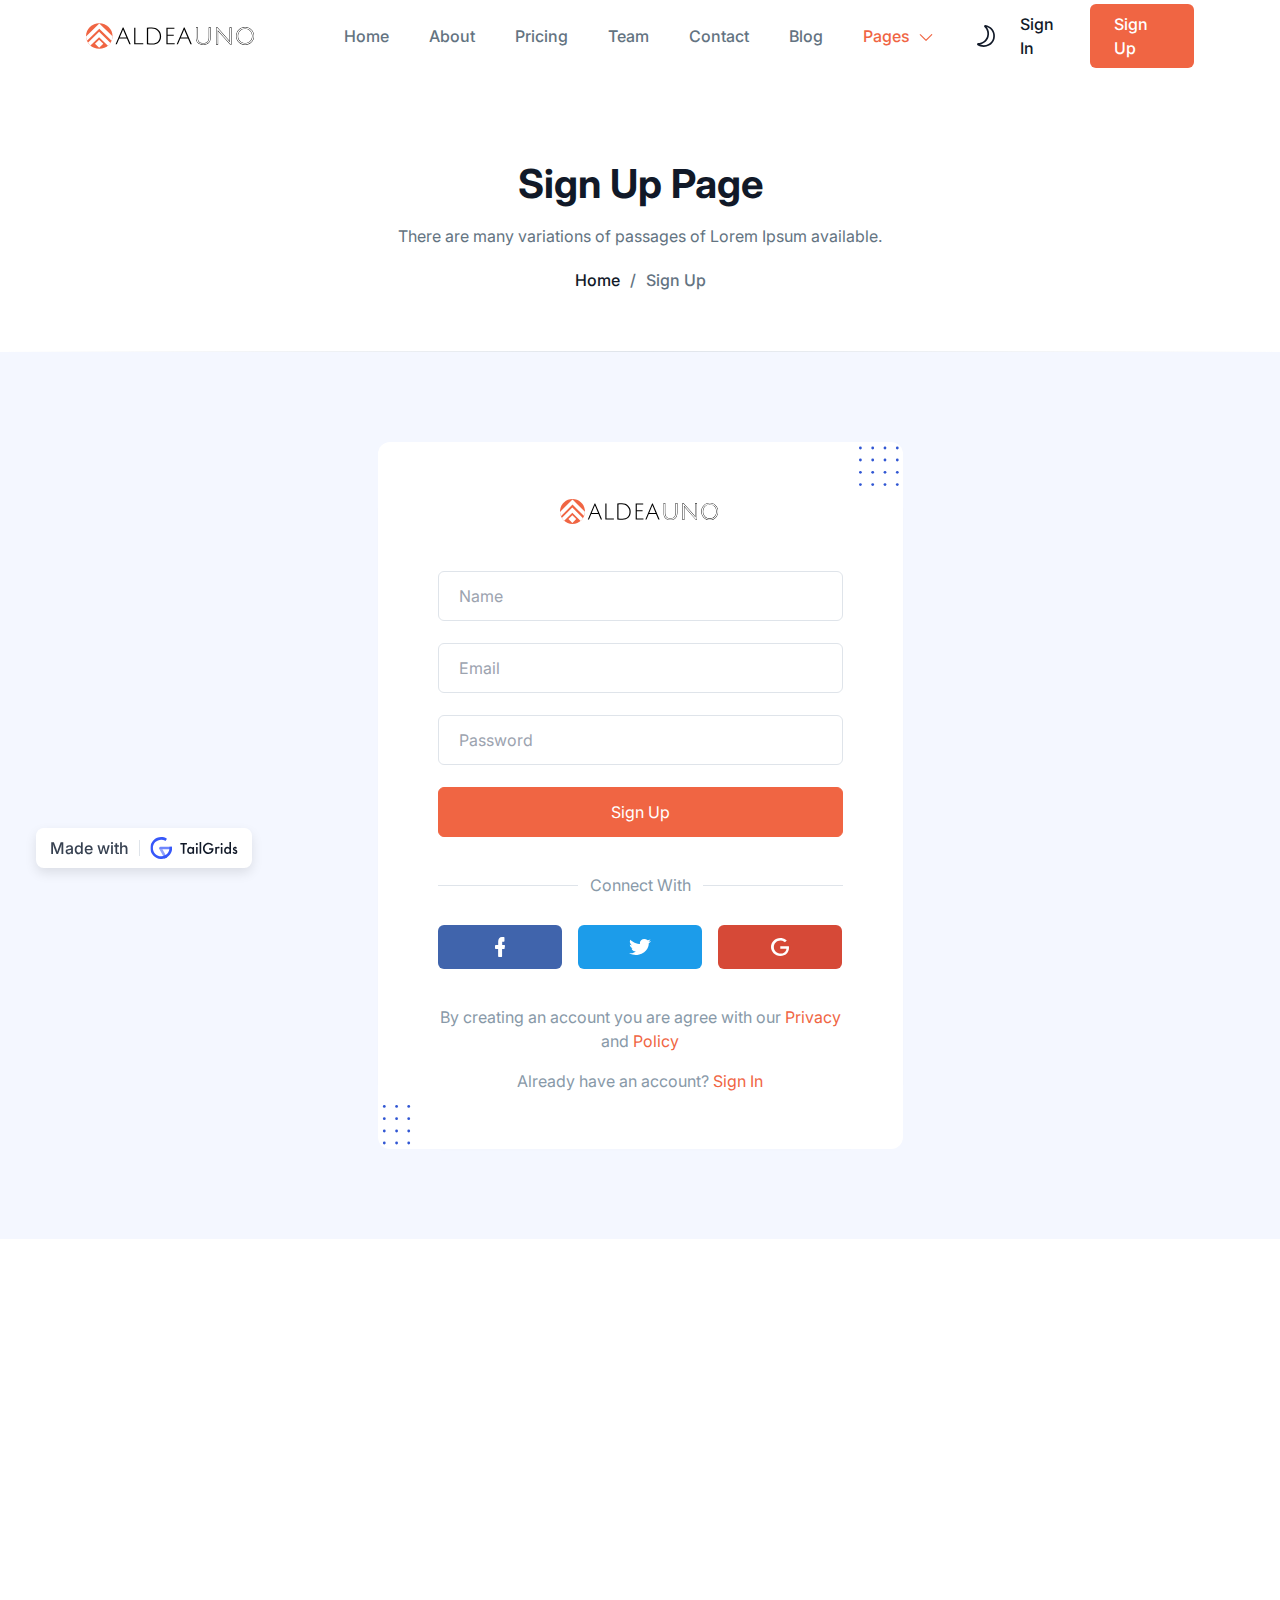
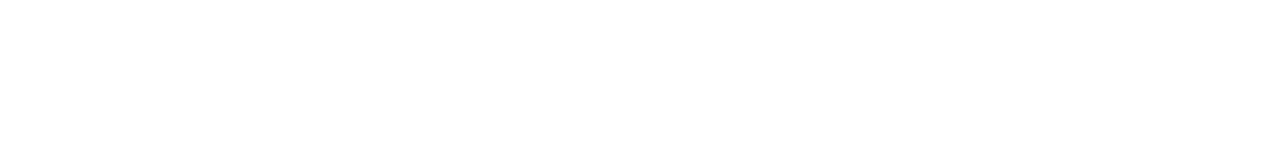
<file: signup.html>
<!doctype html>
<html lang="en">
  <head>
    <meta charset="UTF-8" />
    <meta http-equiv="X-UA-Compatible" content="IE=edge" />
    <meta name="viewport" content="width=device-width, initial-scale=1.0" />
    <title>Sign Up | Aldea Uno</title>
    <link
      rel="shortcut icon"
      href="assets/images/favicon.png"
      type="image/x-icon"
    />
    <link rel="stylesheet" href="assets/css/animate.css" />
    <link rel="stylesheet" href="assets/css/tailwind.css" />

    <!-- ==== WOW JS ==== -->
    <script src="assets/js/wow.min.js"></script>
    <script>
      new WOW().init();
    </script>
  </head>

  <body>
    <!-- ====== Navbar Section Start -->
    <div
      class="absolute top-0 left-0 z-40 flex items-center w-full bg-transparent ud-header"
    >
      <div class="container">
        <div class="relative flex items-center justify-between -mx-4">
          <div class="max-w-full px-4 w-60">
            <a href="index.html" class="block w-full py-5 navbar-logo">
              <img
                src="assets/images/logo/logo.svg"
                alt="logo"
                class="w-full dark:hidden"
              />
              <img
                src="assets/images/logo/logo-white.svg"
                alt="logo"
                class="hidden w-full dark:block"
              />
            </a>
          </div>
          <div class="flex items-center justify-between w-full px-4">
            <div>
              <button
                id="navbarToggler"
                class="absolute right-4 top-1/2 block -translate-y-1/2 rounded-lg px-3 py-[6px] ring-primary focus:ring-2 lg:hidden"
              >
                <span
                  class="relative my-[6px] block h-[2px] w-[30px] bg-dark dark:bg-white"
                ></span>
                <span
                  class="relative my-[6px] block h-[2px] w-[30px] bg-dark dark:bg-white"
                ></span>
                <span
                  class="relative my-[6px] block h-[2px] w-[30px] bg-dark dark:bg-white"
                ></span>
              </button>
              <nav
                id="navbarCollapse"
                class="absolute right-4 top-full hidden w-full max-w-[250px] rounded-lg bg-white dark:bg-dark-2 py-5 shadow-lg lg:static lg:block lg:w-full lg:max-w-full lg:bg-transparent dark:lg:bg-transparent lg:py-0 lg:px-4 lg:shadow-none xl:px-6"
              >
                <ul class="blcok lg:flex 2xl:ml-20">
                  <li class="relative group">
                    <a
                      href="#home"
                      class="flex py-2 mx-8 text-base font-medium ud-menu-scroll text-dark dark:text-white group-hover:text-primary lg:mr-0 lg:inline-flex lg:py-6 lg:px-0 lg:text-body-color dark:lg:text-dark-6"
                    >
                      Home
                    </a>
                  </li>
                  <li class="relative group">
                    <a
                      href="/#about"
                      class="flex py-2 mx-8 text-base font-medium ud-menu-scroll text-dark dark:text-white group-hover:text-primary lg:mr-0 lg:ml-7 lg:inline-flex lg:py-6 lg:px-0 lg:text-body-color dark:lg:text-dark-6 xl:ml-10"
                    >
                      About
                    </a>
                  </li>
                  <li class="relative group">
                    <a
                      href="/#pricing"
                      class="flex py-2 mx-8 text-base font-medium ud-menu-scroll text-dark dark:text-white group-hover:text-primary lg:mr-0 lg:ml-7 lg:inline-flex lg:py-6 lg:px-0 lg:text-body-color dark:lg:text-dark-6 xl:ml-10"
                    >
                      Pricing
                    </a>
                  </li>
                  <li class="relative group">
                    <a
                      href="/#team"
                      class="flex py-2 mx-8 text-base font-medium ud-menu-scroll text-dark dark:text-white group-hover:text-primary lg:mr-0 lg:ml-7 lg:inline-flex lg:py-6 lg:px-0 lg:text-body-color dark:lg:text-dark-6 xl:ml-10"
                    >
                      Team
                    </a>
                  </li>
                  <li class="relative group">
                    <a
                      href="/#contact"
                      class="flex py-2 mx-8 text-base font-medium ud-menu-scroll text-dark dark:text-white group-hover:text-primary lg:mr-0 lg:ml-7 lg:inline-flex lg:py-6 lg:px-0 lg:text-body-color dark:lg:text-dark-6 xl:ml-10"
                    >
                      Contact
                    </a>
                  </li>
                  <li class="relative group">
                    <a
                      href="blog-grids.html"
                      class="flex py-2 mx-8 text-base font-medium ud-menu-scroll text-dark dark:text-white group-hover:text-primary lg:mr-0 lg:ml-7 lg:inline-flex lg:py-6 lg:px-0 lg:text-body-color dark:lg:text-dark-6 xl:ml-10"
                    >
                      Blog
                    </a>
                  </li>
                  <li class="relative submenu-item group">
                    <a
                      href="javascript:void(0)"
                      class="relative flex items-center justify-between py-2 mx-8 text-base font-medium text-primary group-hover:text-primary lg:mr-0 lg:ml-8 lg:inline-flex lg:py-6 lg:pl-0 lg:pr-4 xl:ml-10"
                    >
                      Pages

                      <svg
                        class="ml-2 fill-current"
                        width="16"
                        height="20"
                        viewBox="0 0 16 20"
                        fill="none"
                        xmlns="http://www.w3.org/2000/svg"
                      >
                        <path
                          d="M7.99999 14.9C7.84999 14.9 7.72499 14.85 7.59999 14.75L1.84999 9.10005C1.62499 8.87505 1.62499 8.52505 1.84999 8.30005C2.07499 8.07505 2.42499 8.07505 2.64999 8.30005L7.99999 13.525L13.35 8.25005C13.575 8.02505 13.925 8.02505 14.15 8.25005C14.375 8.47505 14.375 8.82505 14.15 9.05005L8.39999 14.7C8.27499 14.825 8.14999 14.9 7.99999 14.9Z"
                        />
                      </svg>
                    </a>
                    <div
                      class="submenu relative top-full left-0 hidden w-[250px] rounded-sm bg-white dark:bg-dark-2 p-4 transition-[top] duration-300 group-hover:opacity-100 lg:invisible lg:absolute lg:top-[110%] lg:block lg:opacity-0 lg:shadow-lg lg:group-hover:visible lg:group-hover:top-full"
                    >
                      <a
                        href="about.html"
                        class="block rounded py-[10px] px-4 text-sm text-body-color dark:text-dark-6 hover:text-primary dark:hover:text-primary"
                      >
                        About Page
                      </a>
                      <a
                        href="pricing.html"
                        class="block rounded py-[10px] px-4 text-sm text-body-color dark:text-dark-6 hover:text-primary dark:hover:text-primary"
                      >
                        Pricing Page
                      </a>
                      <a
                        href="contact.html"
                        class="block rounded py-[10px] px-4 text-sm text-body-color dark:text-dark-6 hover:text-primary dark:hover:text-primary"
                      >
                        Contact Page
                      </a>
                      <a
                        href="blog-grids.html"
                        class="block rounded py-[10px] px-4 text-sm text-body-color dark:text-dark-6 hover:text-primary dark:hover:text-primary"
                      >
                        Blog Grid Page
                      </a>
                      <a
                        href="blog-details.html"
                        class="block rounded py-[10px] px-4 text-sm text-body-color dark:text-dark-6 hover:text-primary dark:hover:text-primary"
                      >
                        Blog Details Page
                      </a>
                      <a
                        href="signup.html"
                        class="block rounded py-[10px] px-4 text-sm text-primary hover:text-primary dark:hover:text-primary"
                      >
                        Sign Up Page
                      </a>
                      <a
                        href="signin.html"
                        class="block rounded py-[10px] px-4 text-sm text-body-color dark:text-dark-6 hover:text-primary dark:hover:text-primary"
                      >
                        Sign In Page
                      </a>
                      <a
                        href="404.html"
                        class="block rounded py-[10px] px-4 text-sm text-body-color dark:text-dark-6 hover:text-primary dark:hover:text-primary"
                      >
                        404 Page
                      </a>
                    </div>
                  </li>
                </ul>
              </nav>
            </div>
            <div class="flex items-center justify-end pr-16 lg:pr-0">
              <label
                for="themeSwitcher"
                class="inline-flex items-center cursor-pointer"
                aria-label="themeSwitcher"
                name="themeSwitcher"
              >
                <input
                  type="checkbox"
                  name="themeSwitcher"
                  id="themeSwitcher"
                  class="sr-only"
                />
                <span class="block text-dark dark:hidden dark:text-white">
                  <svg
                    class="fill-current"
                    width="24"
                    height="24"
                    viewBox="0 0 24 24"
                    fill="none"
                    xmlns="http://www.w3.org/2000/svg"
                  >
                    <path
                      d="M13.3125 1.50001C12.675 1.31251 12.0375 1.16251 11.3625 1.05001C10.875 0.975006 10.35 1.23751 10.1625 1.68751C9.93751 2.13751 10.05 2.70001 10.425 3.00001C13.0875 5.47501 14.0625 9.11251 12.975 12.525C11.775 16.3125 8.25001 18.975 4.16251 19.0875C3.63751 19.0875 3.22501 19.425 3.07501 19.9125C2.92501 20.4 3.15001 20.925 3.56251 21.1875C4.50001 21.75 5.43751 22.2 6.37501 22.5C7.46251 22.8375 8.58751 22.9875 9.71251 22.9875C11.625 22.9875 13.5 22.5 15.1875 21.5625C17.85 20.1 19.725 17.7375 20.55 14.8875C22.1625 9.26251 18.975 3.37501 13.3125 1.50001ZM18.9375 14.4C18.2625 16.8375 16.6125 18.825 14.4 20.0625C12.075 21.3375 9.41251 21.6 6.90001 20.85C6.63751 20.775 6.33751 20.6625 6.07501 20.55C10.05 19.7625 13.35 16.9125 14.5875 13.0125C15.675 9.56251 15 5.92501 12.7875 3.07501C17.5875 4.68751 20.2875 9.67501 18.9375 14.4Z"
                    />
                  </svg>
                </span>
                <span class="hidden text-dark dark:block dark:text-white">
                  <svg
                    class="fill-current"
                    width="24"
                    height="24"
                    viewBox="0 0 24 24"
                    fill="none"
                    xmlns="http://www.w3.org/2000/svg"
                  >
                    <g clip-path="url(#clip0_2172_3070)">
                      <path
                        d="M12 6.89999C9.18752 6.89999 6.90002 9.18749 6.90002 12C6.90002 14.8125 9.18752 17.1 12 17.1C14.8125 17.1 17.1 14.8125 17.1 12C17.1 9.18749 14.8125 6.89999 12 6.89999ZM12 15.4125C10.125 15.4125 8.58752 13.875 8.58752 12C8.58752 10.125 10.125 8.58749 12 8.58749C13.875 8.58749 15.4125 10.125 15.4125 12C15.4125 13.875 13.875 15.4125 12 15.4125Z"
                      />
                      <path
                        d="M12 4.2375C12.45 4.2375 12.8625 3.8625 12.8625 3.375V1.5C12.8625 1.05 12.4875 0.637497 12 0.637497C11.55 0.637497 11.1375 1.0125 11.1375 1.5V3.4125C11.175 3.8625 11.55 4.2375 12 4.2375Z"
                      />
                      <path
                        d="M12 19.7625C11.55 19.7625 11.1375 20.1375 11.1375 20.625V22.5C11.1375 22.95 11.5125 23.3625 12 23.3625C12.45 23.3625 12.8625 22.9875 12.8625 22.5V20.5875C12.8625 20.1375 12.45 19.7625 12 19.7625Z"
                      />
                      <path
                        d="M18.1125 6.74999C18.3375 6.74999 18.5625 6.67499 18.7125 6.48749L19.9125 5.28749C20.25 4.94999 20.25 4.42499 19.9125 4.08749C19.575 3.74999 19.05 3.74999 18.7125 4.08749L17.5125 5.28749C17.175 5.62499 17.175 6.14999 17.5125 6.48749C17.6625 6.67499 17.8875 6.74999 18.1125 6.74999Z"
                      />
                      <path
                        d="M5.32501 17.5125L4.12501 18.675C3.78751 19.0125 3.78751 19.5375 4.12501 19.875C4.27501 20.025 4.50001 20.1375 4.72501 20.1375C4.95001 20.1375 5.17501 20.0625 5.32501 19.875L6.52501 18.675C6.86251 18.3375 6.86251 17.8125 6.52501 17.475C6.18751 17.175 5.62501 17.175 5.32501 17.5125Z"
                      />
                      <path
                        d="M22.5 11.175H20.5875C20.1375 11.175 19.725 11.55 19.725 12.0375C19.725 12.4875 20.1 12.9 20.5875 12.9H22.5C22.95 12.9 23.3625 12.525 23.3625 12.0375C23.3625 11.55 22.95 11.175 22.5 11.175Z"
                      />
                      <path
                        d="M4.23751 12C4.23751 11.55 3.86251 11.1375 3.37501 11.1375H1.50001C1.05001 11.1375 0.637512 11.5125 0.637512 12C0.637512 12.45 1.01251 12.8625 1.50001 12.8625H3.41251C3.86251 12.8625 4.23751 12.45 4.23751 12Z"
                      />
                      <path
                        d="M18.675 17.5125C18.3375 17.175 17.8125 17.175 17.475 17.5125C17.1375 17.85 17.1375 18.375 17.475 18.7125L18.675 19.9125C18.825 20.0625 19.05 20.175 19.275 20.175C19.5 20.175 19.725 20.1 19.875 19.9125C20.2125 19.575 20.2125 19.05 19.875 18.7125L18.675 17.5125Z"
                      />
                      <path
                        d="M5.32501 4.125C4.98751 3.7875 4.46251 3.7875 4.12501 4.125C3.78751 4.4625 3.78751 4.9875 4.12501 5.325L5.32501 6.525C5.47501 6.675 5.70001 6.7875 5.92501 6.7875C6.15001 6.7875 6.37501 6.7125 6.52501 6.525C6.86251 6.1875 6.86251 5.6625 6.52501 5.325L5.32501 4.125Z"
                      />
                    </g>
                    <defs>
                      <clipPath id="clip0_2172_3070">
                        <rect width="24" height="24" fill="white" />
                      </clipPath>
                    </defs>
                  </svg>
                </span>
              </label>
              <div class="hidden sm:flex">
                <a
                  href="signin.html"
                  class="loginBtn py-2 px-[22px] text-base font-medium text-dark dark:text-white hover:opacity-70"
                >
                  Sign In
                </a>
                <a
                  href="signup.html"
                  class="px-6 py-2 text-base font-medium text-white duration-300 ease-in-out rounded-md signUpBtn bg-primary hover:bg-blue-dark"
                >
                  Sign Up
                </a>
              </div>
            </div>
          </div>
        </div>
      </div>
    </div>
    <!-- ====== Navbar Section End -->

    <!-- ====== Banner Section Start -->
    <div
      class="relative z-10 overflow-hidden pt-[120px] pb-[60px] md:pt-[130px] lg:pt-[160px] dark:bg-dark"
    >
      <div
        class="absolute bottom-0 left-0 w-full h-px bg-gradient-to-r from-stroke/0 via-stroke dark:via-dark-3 to-stroke/0"
      ></div>
      <div class="container">
        <div class="flex flex-wrap items-center -mx-4">
          <div class="w-full px-4">
            <div class="text-center">
              <h1
                class="mb-4 text-3xl font-bold text-dark dark:text-white sm:text-4xl md:text-[40px] md:leading-[1.2]"
              >
                Sign Up Page
              </h1>
              <p class="mb-5 text-base text-body-color dark:text-dark-6">
                There are many variations of passages of Lorem Ipsum available.
              </p>

              <ul class="flex items-center justify-center gap-[10px]">
                <li>
                  <a
                    href="index.html"
                    class="flex items-center gap-[10px] text-base font-medium text-dark dark:text-white"
                  >
                    Home
                  </a>
                </li>
                <li>
                  <a
                    href="javascript:void(0)"
                    class="flex items-center gap-[10px] text-base font-medium text-body-color"
                  >
                    <span class="text-body-color dark:text-dark-6"> / </span>
                    Sign Up
                  </a>
                </li>
              </ul>
            </div>
          </div>
        </div>
      </div>
    </div>
    <!-- ====== Banner Section End -->

    <!-- ====== Forms Section Start -->
    <section class="bg-[#F4F7FF] py-14 lg:py-[90px] dark:bg-dark">
      <div class="container">
        <div class="flex flex-wrap -mx-4">
          <div class="w-full px-4">
            <div
              class="wow fadeInUp relative mx-auto max-w-[525px] overflow-hidden rounded-xl shadow-form bg-white dark:bg-dark-2 py-14 px-8 text-center sm:px-12 md:px-[60px]"
              data-wow-delay=".15s"
            >
              <div class="mb-10 text-center">
                <a
                  href="javascript:void(0)"
                  class="mx-auto inline-block max-w-[160px]"
                >
                  <img
                    src="assets/images/logo/logo.svg"
                    alt="logo"
                    class="dark:hidden"
                  />
                  <img
                    src="assets/images/logo/logo-white.svg"
                    alt="logo"
                    class="hidden dark:block"
                  />
                </a>
              </div>
              <form>
                <div class="mb-[22px]">
                  <input
                    type="text"
                    placeholder="Name"
                    class="w-full px-5 py-3 text-base transition bg-transparent border rounded-md outline-none border-stroke dark:border-dark-3 text-body-color dark:text-dark-6 placeholder:text-dark-6 focus:border-primary dark:focus:border-primary focus-visible:shadow-none"
                  />
                </div>
                <div class="mb-[22px]">
                  <input
                    type="email"
                    placeholder="Email"
                    class="w-full px-5 py-3 text-base transition bg-transparent border rounded-md outline-none border-stroke dark:border-dark-3 text-body-color dark:text-dark-6 placeholder:text-dark-6 focus:border-primary dark:focus:border-primary focus-visible:shadow-none"
                  />
                </div>
                <div class="mb-[22px]">
                  <input
                    type="password"
                    placeholder="Password"
                    class="w-full px-5 py-3 text-base transition bg-transparent border rounded-md outline-none border-stroke dark:border-dark-3 text-body-color dark:text-dark-6 placeholder:text-dark-6 focus:border-primary dark:focus:border-primary focus-visible:shadow-none"
                  />
                </div>
                <div class="mb-9">
                  <input
                    type="submit"
                    value="Sign Up"
                    class="w-full px-5 py-3 text-base text-white transition duration-300 ease-in-out border rounded-md cursor-pointer border-primary bg-primary hover:bg-blue-dark"
                  />
                </div>
              </form>
              <span class="relative block text-center z-1 mb-7">
                <span
                  class="absolute left-0 block w-full h-px -z-1 top-1/2 bg-stroke dark:bg-dark-3"
                ></span>
                <span
                  class="relative z-10 inline-block px-3 text-base bg-white dark:bg-dark-2 text-body-secondary"
                  >Connect With</span
                >
              </span>
              <ul class="flex justify-between -mx-2 mb-9">
                <li class="w-full px-2">
                  <a
                    href="javascript:void(0)"
                    class="flex h-11 items-center justify-center rounded-md bg-[#4064AC] transition hover:bg-opacity-90"
                  >
                    <svg
                      width="10"
                      height="20"
                      viewBox="0 0 10 20"
                      fill="none"
                      xmlns="http://www.w3.org/2000/svg"
                    >
                      <path
                        d="M9.29878 8H7.74898H7.19548V7.35484V5.35484V4.70968H7.74898H8.91133C9.21575 4.70968 9.46483 4.45161 9.46483 4.06452V0.645161C9.46483 0.290323 9.24343 0 8.91133 0H6.89106C4.70474 0 3.18262 1.80645 3.18262 4.48387V7.29032V7.93548H2.62912H0.747223C0.359774 7.93548 0 8.29032 0 8.80645V11.129C0 11.5806 0.304424 12 0.747223 12H2.57377H3.12727V12.6452V19.129C3.12727 19.5806 3.43169 20 3.87449 20H6.47593C6.64198 20 6.78036 19.9032 6.89106 19.7742C7.00176 19.6452 7.08478 19.4194 7.08478 19.2258V12.6774V12.0323H7.66596H8.91133C9.2711 12.0323 9.54785 11.7742 9.6032 11.3871V11.3548V11.3226L9.99065 9.09677C10.0183 8.87097 9.99065 8.6129 9.8246 8.35484C9.76925 8.19355 9.52018 8.03226 9.29878 8Z"
                        fill="white"
                      />
                    </svg>
                  </a>
                </li>
                <li class="w-full px-2">
                  <a
                    href="javascript:void(0)"
                    class="flex h-11 items-center justify-center rounded-md bg-[#1C9CEA] transition hover:bg-opacity-90"
                  >
                    <svg
                      width="22"
                      height="16"
                      viewBox="0 0 22 16"
                      fill="none"
                      xmlns="http://www.w3.org/2000/svg"
                    >
                      <path
                        d="M19.5516 2.75538L20.9 1.25245C21.2903 0.845401 21.3968 0.53229 21.4323 0.375734C20.3677 0.939335 19.3742 1.1272 18.7355 1.1272H18.4871L18.3452 1.00196C17.4935 0.344423 16.429 0 15.2935 0C12.8097 0 10.8581 1.81605 10.8581 3.91389C10.8581 4.03914 10.8581 4.22701 10.8935 4.35225L11 4.97847L10.2548 4.94716C5.7129 4.82192 1.9871 1.37769 1.38387 0.782779C0.390323 2.34834 0.958064 3.85127 1.56129 4.79061L2.76774 6.54403L0.851613 5.6047C0.887097 6.91977 1.45484 7.95303 2.55484 8.7045L3.5129 9.33072L2.55484 9.67515C3.15806 11.272 4.50645 11.9296 5.5 12.18L6.8129 12.4932L5.57097 13.2446C3.58387 14.4971 1.1 14.4031 0 14.3092C2.23548 15.6869 4.89677 16 6.74194 16C8.12581 16 9.15484 15.8748 9.40322 15.7808C19.3387 13.7143 19.8 5.8865 19.8 4.32094V4.10176L20.0129 3.97652C21.2194 2.97456 21.7161 2.44227 22 2.12916C21.8935 2.16047 21.7516 2.22309 21.6097 2.2544L19.5516 2.75538Z"
                        fill="white"
                      />
                    </svg>
                  </a>
                </li>
                <li class="w-full px-2">
                  <a
                    href="javascript:void(0)"
                    class="flex h-11 items-center justify-center rounded-md bg-[#D64937] transition hover:bg-opacity-90"
                  >
                    <svg
                      width="18"
                      height="18"
                      viewBox="0 0 18 18"
                      fill="none"
                      xmlns="http://www.w3.org/2000/svg"
                    >
                      <path
                        d="M17.8477 8.17132H9.29628V10.643H15.4342C15.1065 14.0743 12.2461 15.5574 9.47506 15.5574C5.95916 15.5574 2.8306 12.8821 2.8306 9.01461C2.8306 5.29251 5.81018 2.47185 9.47506 2.47185C12.2759 2.47185 13.9742 4.24567 13.9742 4.24567L15.7024 2.47185C15.7024 2.47185 13.3783 0.000145544 9.35587 0.000145544C4.05223 -0.0289334 0 4.30383 0 8.98553C0 13.5218 3.81386 18 9.44526 18C14.4212 18 17.9967 14.7141 17.9967 9.79974C18.0264 8.78198 17.8477 8.17132 17.8477 8.17132Z"
                        fill="white"
                      />
                    </svg>
                  </a>
                </li>
              </ul>

              <p class="mb-4 text-base text-body-secondary">
                By creating an account you are agree with our
                <a
                  href="javascript:void(0)"
                  class="text-primary hover:underline"
                >
                  Privacy
                </a>
                and
                <a
                  href="javascript:void(0)"
                  class="text-primary hover:underline"
                >
                  Policy
                </a>
              </p>

              <p class="text-base text-body-secondary">
                Already have an account?
                <a href="signin.html" class="text-primary hover:underline">
                  Sign In
                </a>
              </p>

              <div>
                <span class="absolute top-1 right-1">
                  <svg
                    width="40"
                    height="40"
                    viewBox="0 0 40 40"
                    fill="none"
                    xmlns="http://www.w3.org/2000/svg"
                  >
                    <circle
                      cx="1.39737"
                      cy="38.6026"
                      r="1.39737"
                      transform="rotate(-90 1.39737 38.6026)"
                      fill="#3056D3"
                    />
                    <circle
                      cx="1.39737"
                      cy="1.99122"
                      r="1.39737"
                      transform="rotate(-90 1.39737 1.99122)"
                      fill="#3056D3"
                    />
                    <circle
                      cx="13.6943"
                      cy="38.6026"
                      r="1.39737"
                      transform="rotate(-90 13.6943 38.6026)"
                      fill="#3056D3"
                    />
                    <circle
                      cx="13.6943"
                      cy="1.99122"
                      r="1.39737"
                      transform="rotate(-90 13.6943 1.99122)"
                      fill="#3056D3"
                    />
                    <circle
                      cx="25.9911"
                      cy="38.6026"
                      r="1.39737"
                      transform="rotate(-90 25.9911 38.6026)"
                      fill="#3056D3"
                    />
                    <circle
                      cx="25.9911"
                      cy="1.99122"
                      r="1.39737"
                      transform="rotate(-90 25.9911 1.99122)"
                      fill="#3056D3"
                    />
                    <circle
                      cx="38.288"
                      cy="38.6026"
                      r="1.39737"
                      transform="rotate(-90 38.288 38.6026)"
                      fill="#3056D3"
                    />
                    <circle
                      cx="38.288"
                      cy="1.99122"
                      r="1.39737"
                      transform="rotate(-90 38.288 1.99122)"
                      fill="#3056D3"
                    />
                    <circle
                      cx="1.39737"
                      cy="26.3057"
                      r="1.39737"
                      transform="rotate(-90 1.39737 26.3057)"
                      fill="#3056D3"
                    />
                    <circle
                      cx="13.6943"
                      cy="26.3057"
                      r="1.39737"
                      transform="rotate(-90 13.6943 26.3057)"
                      fill="#3056D3"
                    />
                    <circle
                      cx="25.9911"
                      cy="26.3057"
                      r="1.39737"
                      transform="rotate(-90 25.9911 26.3057)"
                      fill="#3056D3"
                    />
                    <circle
                      cx="38.288"
                      cy="26.3057"
                      r="1.39737"
                      transform="rotate(-90 38.288 26.3057)"
                      fill="#3056D3"
                    />
                    <circle
                      cx="1.39737"
                      cy="14.0086"
                      r="1.39737"
                      transform="rotate(-90 1.39737 14.0086)"
                      fill="#3056D3"
                    />
                    <circle
                      cx="13.6943"
                      cy="14.0086"
                      r="1.39737"
                      transform="rotate(-90 13.6943 14.0086)"
                      fill="#3056D3"
                    />
                    <circle
                      cx="25.9911"
                      cy="14.0086"
                      r="1.39737"
                      transform="rotate(-90 25.9911 14.0086)"
                      fill="#3056D3"
                    />
                    <circle
                      cx="38.288"
                      cy="14.0086"
                      r="1.39737"
                      transform="rotate(-90 38.288 14.0086)"
                      fill="#3056D3"
                    />
                  </svg>
                </span>
                <span class="absolute left-1 bottom-1">
                  <svg
                    width="29"
                    height="40"
                    viewBox="0 0 29 40"
                    fill="none"
                    xmlns="http://www.w3.org/2000/svg"
                  >
                    <circle
                      cx="2.288"
                      cy="25.9912"
                      r="1.39737"
                      transform="rotate(-90 2.288 25.9912)"
                      fill="#3056D3"
                    />
                    <circle
                      cx="14.5849"
                      cy="25.9911"
                      r="1.39737"
                      transform="rotate(-90 14.5849 25.9911)"
                      fill="#3056D3"
                    />
                    <circle
                      cx="26.7216"
                      cy="25.9911"
                      r="1.39737"
                      transform="rotate(-90 26.7216 25.9911)"
                      fill="#3056D3"
                    />
                    <circle
                      cx="2.288"
                      cy="13.6944"
                      r="1.39737"
                      transform="rotate(-90 2.288 13.6944)"
                      fill="#3056D3"
                    />
                    <circle
                      cx="14.5849"
                      cy="13.6943"
                      r="1.39737"
                      transform="rotate(-90 14.5849 13.6943)"
                      fill="#3056D3"
                    />
                    <circle
                      cx="26.7216"
                      cy="13.6943"
                      r="1.39737"
                      transform="rotate(-90 26.7216 13.6943)"
                      fill="#3056D3"
                    />
                    <circle
                      cx="2.288"
                      cy="38.0087"
                      r="1.39737"
                      transform="rotate(-90 2.288 38.0087)"
                      fill="#3056D3"
                    />
                    <circle
                      cx="2.288"
                      cy="1.39739"
                      r="1.39737"
                      transform="rotate(-90 2.288 1.39739)"
                      fill="#3056D3"
                    />
                    <circle
                      cx="14.5849"
                      cy="38.0089"
                      r="1.39737"
                      transform="rotate(-90 14.5849 38.0089)"
                      fill="#3056D3"
                    />
                    <circle
                      cx="26.7216"
                      cy="38.0089"
                      r="1.39737"
                      transform="rotate(-90 26.7216 38.0089)"
                      fill="#3056D3"
                    />
                    <circle
                      cx="14.5849"
                      cy="1.39761"
                      r="1.39737"
                      transform="rotate(-90 14.5849 1.39761)"
                      fill="#3056D3"
                    />
                    <circle
                      cx="26.7216"
                      cy="1.39761"
                      r="1.39737"
                      transform="rotate(-90 26.7216 1.39761)"
                      fill="#3056D3"
                    />
                  </svg>
                </span>
              </div>
            </div>
          </div>
        </div>
      </div>
    </section>
    <!-- ====== Forms Section End -->

    <!-- ====== Footer Section Start -->
    <footer
      class="wow fadeInUp relative z-10 bg-[#090E34] pt-20 lg:pt-[100px]"
      data-wow-delay=".15s"
    >
      <div class="container">
        <div class="flex flex-wrap -mx-4">
          <div class="w-full px-4 sm:w-1/2 md:w-1/2 lg:w-4/12 xl:w-3/12">
            <div class="w-full mb-10">
              <a
                href="javascript:void(0)"
                class="mb-6 inline-block max-w-[160px]"
              >
                <img
                  src="assets/images/logo/logo-white.svg"
                  alt="logo"
                  class="max-w-full"
                />
              </a>
              <p class="mb-8 max-w-[270px] text-base text-gray-7">
                We create digital experiences for brands and companies by using
                technology.
              </p>
              <div class="flex items-center -mx-3">
                <a
                  href="javascript:void(0)"
                  class="px-3 text-gray-7 hover:text-white"
                >
                  <svg
                    width="22"
                    height="22"
                    viewBox="0 0 22 22"
                    fill="none"
                    xmlns="http://www.w3.org/2000/svg"
                    class="fill-current"
                  >
                    <path
                      d="M16.294 8.86875H14.369H13.6815V8.18125V6.05V5.3625H14.369H15.8128C16.1909 5.3625 16.5003 5.0875 16.5003 4.675V1.03125C16.5003 0.653125 16.2253 0.34375 15.8128 0.34375H13.3034C10.5878 0.34375 8.69714 2.26875 8.69714 5.12187V8.1125V8.8H8.00964H5.67214C5.19089 8.8 4.74402 9.17812 4.74402 9.72812V12.2031C4.74402 12.6844 5.12214 13.1313 5.67214 13.1313H7.94089H8.62839V13.8188V20.7281C8.62839 21.2094 9.00652 21.6562 9.55652 21.6562H12.7878C12.994 21.6562 13.1659 21.5531 13.3034 21.4156C13.4409 21.2781 13.544 21.0375 13.544 20.8312V13.8531V13.1656H14.2659H15.8128C16.2596 13.1656 16.6034 12.8906 16.6721 12.4781V12.4438V12.4094L17.1534 10.0375C17.1878 9.79688 17.1534 9.52187 16.9471 9.24687C16.8784 9.075 16.569 8.90312 16.294 8.86875Z"
                    />
                  </svg>
                </a>
                <a
                  href="javascript:void(0)"
                  class="px-3 text-gray-7 hover:text-white"
                >
                  <svg
                    width="22"
                    height="22"
                    viewBox="0 0 22 22"
                    fill="none"
                    xmlns="http://www.w3.org/2000/svg"
                    class="fill-current"
                  >
                    <path
                      d="M20.1236 5.91236C20.2461 5.76952 20.0863 5.58286 19.905 5.64972C19.5004 5.79896 19.1306 5.8974 18.5837 5.95817C19.2564 5.58362 19.5693 5.04828 19.8237 4.39259C19.885 4.23443 19.7 4.09092 19.5406 4.16647C18.8931 4.47345 18.1945 4.70121 17.4599 4.83578C16.7338 4.11617 15.6988 3.6665 14.5539 3.6665C12.3554 3.6665 10.5725 5.32454 10.5725 7.36908C10.5725 7.65933 10.6081 7.94206 10.6752 8.21276C7.51486 8.06551 4.6968 6.71359 2.73896 4.64056C2.60477 4.49848 2.36128 4.51734 2.27772 4.69063C2.05482 5.15296 1.93056 5.66584 1.93056 6.20582C1.93056 7.49014 2.6332 8.62331 3.70132 9.28732C3.22241 9.27293 2.76441 9.17961 2.34234 9.02125C2.13684 8.94416 1.90127 9.07964 1.92888 9.28686C2.14084 10.8781 3.42915 12.1909 5.09205 12.5011C4.75811 12.586 4.40639 12.6311 4.04253 12.6311C3.95431 12.6311 3.86685 12.6284 3.78019 12.6231C3.55967 12.6094 3.38044 12.8067 3.47499 12.9954C4.09879 14.2404 5.44575 15.1096 7.0132 15.1367C5.65077 16.13 3.93418 16.7218 2.06882 16.7218C1.83882 16.7218 1.74015 17.0175 1.9442 17.1178C3.52016 17.8924 5.31487 18.3332 7.22182 18.3332C14.545 18.3332 18.549 12.6914 18.549 7.79843C18.549 7.63827 18.545 7.47811 18.5377 7.31945C19.1321 6.92012 19.6664 6.44528 20.1236 5.91236Z"
                    />
                  </svg>
                </a>
                <a
                  href="javascript:void(0)"
                  class="px-3 text-gray-7 hover:text-white"
                >
                  <svg
                    width="22"
                    height="22"
                    viewBox="0 0 22 22"
                    fill="none"
                    xmlns="http://www.w3.org/2000/svg"
                    class="fill-current"
                  >
                    <path
                      d="M11.0297 14.4305C12.9241 14.4305 14.4598 12.8948 14.4598 11.0004C14.4598 9.10602 12.9241 7.57031 11.0297 7.57031C9.13529 7.57031 7.59958 9.10602 7.59958 11.0004C7.59958 12.8948 9.13529 14.4305 11.0297 14.4305Z"
                    />
                    <path
                      d="M14.7554 1.8335H7.24463C4.25807 1.8335 1.83334 4.25823 1.83334 7.24479V14.6964C1.83334 17.7421 4.25807 20.1668 7.24463 20.1668H14.6962C17.7419 20.1668 20.1667 17.7421 20.1667 14.7555V7.24479C20.1667 4.25823 17.7419 1.8335 14.7554 1.8335ZM11.0296 15.4948C8.51614 15.4948 6.53496 13.4545 6.53496 11.0002C6.53496 8.54586 8.54571 6.50554 11.0296 6.50554C13.4839 6.50554 15.4946 8.54586 15.4946 11.0002C15.4946 13.4545 13.5134 15.4948 11.0296 15.4948ZM17.2393 6.91952C16.9436 7.24479 16.5 7.42221 15.9973 7.42221C15.5538 7.42221 15.1102 7.24479 14.7554 6.91952C14.4301 6.59425 14.2527 6.18027 14.2527 5.67758C14.2527 5.17489 14.4301 4.79049 14.7554 4.43565C15.0807 4.08081 15.4946 3.90339 15.9973 3.90339C16.4409 3.90339 16.914 4.08081 17.2393 4.40608C17.535 4.79049 17.7419 5.23403 17.7419 5.70715C17.7124 6.18027 17.535 6.59425 17.2393 6.91952Z"
                    />
                    <path
                      d="M16.0276 4.96777C15.6432 4.96777 15.318 5.29304 15.318 5.67745C15.318 6.06186 15.6432 6.38713 16.0276 6.38713C16.412 6.38713 16.7373 6.06186 16.7373 5.67745C16.7373 5.29304 16.4416 4.96777 16.0276 4.96777Z"
                    />
                  </svg>
                </a>
                <a
                  href="javascript:void(0)"
                  class="px-3 text-gray-7 hover:text-white"
                >
                  <svg
                    width="22"
                    height="22"
                    viewBox="0 0 22 22"
                    fill="none"
                    xmlns="http://www.w3.org/2000/svg"
                    class="fill-current"
                  >
                    <path
                      d="M18.8065 1.8335H3.16399C2.42474 1.8335 1.83334 2.42489 1.83334 3.16414V18.8362C1.83334 19.5459 2.42474 20.1668 3.16399 20.1668H18.7473C19.4866 20.1668 20.078 19.5754 20.078 18.8362V3.13457C20.1371 2.42489 19.5457 1.8335 18.8065 1.8335ZM7.24464 17.4168H4.55379V8.69371H7.24464V17.4168ZM5.88443 7.48135C4.99733 7.48135 4.31721 6.77167 4.31721 5.91414C4.31721 5.05661 5.0269 4.34694 5.88443 4.34694C6.74196 4.34694 7.45163 5.05661 7.45163 5.91414C7.45163 6.77167 6.8011 7.48135 5.88443 7.48135ZM17.4463 17.4168H14.7554V13.1883C14.7554 12.183 14.7258 10.8523 13.336 10.8523C11.9167 10.8523 11.7097 11.976 11.7097 13.0996V17.4168H9.01884V8.69371H11.6506V9.90608H11.6801C12.0645 9.1964 12.9221 8.48672 14.2527 8.48672C17.0027 8.48672 17.5054 10.2609 17.5054 12.6856V17.4168H17.4463Z"
                    />
                  </svg>
                </a>
              </div>
            </div>
          </div>
          <div class="w-full px-4 sm:w-1/2 md:w-1/2 lg:w-2/12 xl:w-2/12">
            <div class="w-full mb-10">
              <h4 class="text-lg font-semibold text-white mb-9">About Us</h4>
              <ul>
                <li>
                  <a
                    href="javascript:void(0)"
                    class="inline-block mb-3 text-base text-gray-7 hover:text-primary"
                  >
                    Home
                  </a>
                </li>
                <li>
                  <a
                    href="javascript:void(0)"
                    class="inline-block mb-3 text-base text-gray-7 hover:text-primary"
                  >
                    Features
                  </a>
                </li>
                <li>
                  <a
                    href="javascript:void(0)"
                    class="inline-block mb-3 text-base text-gray-7 hover:text-primary"
                  >
                    About
                  </a>
                </li>
                <li>
                  <a
                    href="javascript:void(0)"
                    class="inline-block mb-3 text-base text-gray-7 hover:text-primary"
                  >
                    Testimonial
                  </a>
                </li>
              </ul>
            </div>
          </div>
          <div class="w-full px-4 sm:w-1/2 md:w-1/2 lg:w-3/12 xl:w-2/12">
            <div class="w-full mb-10">
              <h4 class="text-lg font-semibold text-white mb-9">Features</h4>
              <ul>
                <li>
                  <a
                    href="javascript:void(0)"
                    class="inline-block mb-3 text-base text-gray-7 hover:text-primary"
                  >
                    How it works
                  </a>
                </li>
                <li>
                  <a
                    href="javascript:void(0)"
                    class="inline-block mb-3 text-base text-gray-7 hover:text-primary"
                  >
                    Privacy policy
                  </a>
                </li>
                <li>
                  <a
                    href="javascript:void(0)"
                    class="inline-block mb-3 text-base text-gray-7 hover:text-primary"
                  >
                    Terms of Service
                  </a>
                </li>
                <li>
                  <a
                    href="javascript:void(0)"
                    class="inline-block mb-3 text-base text-gray-7 hover:text-primary"
                  >
                    Refund policy
                  </a>
                </li>
              </ul>
            </div>
          </div>
          <div class="w-full px-4 sm:w-1/2 md:w-1/2 lg:w-3/12 xl:w-2/12">
            <div class="w-full mb-10">
              <h4 class="text-lg font-semibold text-white mb-9">
                Our Products
              </h4>
              <ul>
                <li>
                  <a
                    href="javascript:void(0)"
                    class="inline-block mb-3 text-base text-gray-7 hover:text-primary"
                  >
                    LineIcons
                  </a>
                </li>
                <li>
                  <a
                    href="javascript:void(0)"
                    class="inline-block mb-3 text-base text-gray-7 hover:text-primary"
                  >
                    Ecommerce HTML
                  </a>
                </li>
                <li>
                  <a
                    href="javascript:void(0)"
                    class="inline-block mb-3 text-base text-gray-7 hover:text-primary"
                  >
                    TailAdmin
                  </a>
                </li>
                <li>
                  <a
                    href="javascript:void(0)"
                    class="inline-block mb-3 text-base text-gray-7 hover:text-primary"
                  >
                    PlainAdmin
                  </a>
                </li>
              </ul>
            </div>
          </div>
          <div class="w-full px-4 md:w-2/3 lg:w-6/12 xl:w-3/12">
            <div class="w-full mb-10">
              <h4 class="text-lg font-semibold text-white mb-9">Latest blog</h4>
              <div class="flex flex-col gap-8">
                <a
                  href="blog-details.html"
                  class="group flex items-center gap-[22px]"
                >
                  <div class="overflow-hidden rounded">
                    <img
                      src="./assets/images/blog/blog-footer-01.jpg"
                      alt="blog"
                    />
                  </div>
                  <span
                    class="max-w-[180px] text-gray-7 text-base group-hover:text-white"
                  >
                    I think really important to design with...
                  </span>
                </a>
                <a
                  href="blog-details.html"
                  class="group flex items-center gap-[22px]"
                >
                  <div class="overflow-hidden rounded">
                    <img
                      src="./assets/images/blog/blog-footer-02.jpg"
                      alt="blog"
                    />
                  </div>
                  <span
                    class="max-w-[180px] text-gray-7 text-base group-hover:text-white"
                  >
                    Recognizing the need is the primary...
                  </span>
                </a>
              </div>
            </div>
          </div>
        </div>
      </div>

      <div
        class="mt-12 border-t border-[#8890A4] border-opacity-40 py-8 lg:mt-[60px]"
      >
        <div class="container">
          <div class="flex flex-wrap -mx-4">
            <div class="w-full px-4 md:w-2/3 lg:w-1/2">
              <div class="my-1">
                <div
                  class="flex items-center justify-center -mx-3 md:justify-start"
                >
                  <a
                    href="javascript:void(0)"
                    class="px-3 text-base text-gray-7 hover:text-white hover:underline"
                  >
                    Privacy policy
                  </a>
                  <a
                    href="javascript:void(0)"
                    class="px-3 text-base text-gray-7 hover:text-white hover:underline"
                  >
                    Legal notice
                  </a>
                  <a
                    href="javascript:void(0)"
                    class="px-3 text-base text-gray-7 hover:text-white hover:underline"
                  >
                    Terms of service
                  </a>
                </div>
              </div>
            </div>
            <div class="w-full px-4 md:w-1/3 lg:w-1/2">
              <div class="flex justify-center my-1 md:justify-end">
                <p class="text-base text-gray-7">
                  Designed and Developed by
                  <a
                    href="https://tailgrids.com"
                    rel="nofollow noopner"
                    target="_blank"
                    class="text-gray-1 hover:underline"
                  >
                    TailGrids and UIdeck
                  </a>
                </p>
              </div>
            </div>
          </div>
        </div>
      </div>

      <div>
        <span class="absolute left-0 top-0 z-[-1]">
          <img src="assets/images/footer/shape-1.svg" alt="" />
        </span>

        <span class="absolute bottom-0 right-0 z-[-1]">
          <img src="assets/images/footer/shape-3.svg" alt="" />
        </span>

        <span class="absolute top-0 right-0 z-[-1]">
          <svg
            width="102"
            height="102"
            viewBox="0 0 102 102"
            fill="none"
            xmlns="http://www.w3.org/2000/svg"
          >
            <path
              d="M1.8667 33.1956C2.89765 33.1956 3.7334 34.0318 3.7334 35.0633C3.7334 36.0947 2.89765 36.9309 1.8667 36.9309C0.835744 36.9309 4.50645e-08 36.0947 0 35.0633C-4.50645e-08 34.0318 0.835744 33.1956 1.8667 33.1956Z"
              fill="white"
              fill-opacity="0.08"
            ></path>
            <path
              d="M18.2939 33.1956C19.3249 33.1956 20.1606 34.0318 20.1606 35.0633C20.1606 36.0947 19.3249 36.9309 18.2939 36.9309C17.263 36.9309 16.4272 36.0947 16.4272 35.0633C16.4272 34.0318 17.263 33.1956 18.2939 33.1956Z"
              fill="white"
              fill-opacity="0.08"
            ></path>
            <path
              d="M34.7209 33.195C35.7519 33.195 36.5876 34.0311 36.5876 35.0626C36.5876 36.0941 35.7519 36.9303 34.7209 36.9303C33.69 36.9303 32.8542 36.0941 32.8542 35.0626C32.8542 34.0311 33.69 33.195 34.7209 33.195Z"
              fill="white"
              fill-opacity="0.08"
            ></path>
            <path
              d="M50.9341 33.195C51.965 33.195 52.8008 34.0311 52.8008 35.0626C52.8008 36.0941 51.965 36.9303 50.9341 36.9303C49.9031 36.9303 49.0674 36.0941 49.0674 35.0626C49.0674 34.0311 49.9031 33.195 50.9341 33.195Z"
              fill="white"
              fill-opacity="0.08"
            ></path>
            <path
              d="M1.8667 16.7605C2.89765 16.7605 3.7334 17.5966 3.7334 18.6281C3.7334 19.6596 2.89765 20.4957 1.8667 20.4957C0.835744 20.4957 4.50645e-08 19.6596 0 18.6281C-4.50645e-08 17.5966 0.835744 16.7605 1.8667 16.7605Z"
              fill="white"
              fill-opacity="0.08"
            ></path>
            <path
              d="M18.2939 16.7605C19.3249 16.7605 20.1606 17.5966 20.1606 18.6281C20.1606 19.6596 19.3249 20.4957 18.2939 20.4957C17.263 20.4957 16.4272 19.6596 16.4272 18.6281C16.4272 17.5966 17.263 16.7605 18.2939 16.7605Z"
              fill="white"
              fill-opacity="0.08"
            ></path>
            <path
              d="M34.7209 16.7605C35.7519 16.7605 36.5876 17.5966 36.5876 18.6281C36.5876 19.6596 35.7519 20.4957 34.7209 20.4957C33.69 20.4957 32.8542 19.6596 32.8542 18.6281C32.8542 17.5966 33.69 16.7605 34.7209 16.7605Z"
              fill="white"
              fill-opacity="0.08"
            ></path>
            <path
              d="M50.9341 16.7605C51.965 16.7605 52.8008 17.5966 52.8008 18.6281C52.8008 19.6596 51.965 20.4957 50.9341 20.4957C49.9031 20.4957 49.0674 19.6596 49.0674 18.6281C49.0674 17.5966 49.9031 16.7605 50.9341 16.7605Z"
              fill="white"
              fill-opacity="0.08"
            ></path>
            <path
              d="M1.8667 0.324951C2.89765 0.324951 3.7334 1.16115 3.7334 2.19261C3.7334 3.22408 2.89765 4.06024 1.8667 4.06024C0.835744 4.06024 4.50645e-08 3.22408 0 2.19261C-4.50645e-08 1.16115 0.835744 0.324951 1.8667 0.324951Z"
              fill="white"
              fill-opacity="0.08"
            ></path>
            <path
              d="M18.2939 0.324951C19.3249 0.324951 20.1606 1.16115 20.1606 2.19261C20.1606 3.22408 19.3249 4.06024 18.2939 4.06024C17.263 4.06024 16.4272 3.22408 16.4272 2.19261C16.4272 1.16115 17.263 0.324951 18.2939 0.324951Z"
              fill="white"
              fill-opacity="0.08"
            ></path>
            <path
              d="M34.7209 0.325302C35.7519 0.325302 36.5876 1.16147 36.5876 2.19293C36.5876 3.2244 35.7519 4.06056 34.7209 4.06056C33.69 4.06056 32.8542 3.2244 32.8542 2.19293C32.8542 1.16147 33.69 0.325302 34.7209 0.325302Z"
              fill="white"
              fill-opacity="0.08"
            ></path>
            <path
              d="M50.9341 0.325302C51.965 0.325302 52.8008 1.16147 52.8008 2.19293C52.8008 3.2244 51.965 4.06056 50.9341 4.06056C49.9031 4.06056 49.0674 3.2244 49.0674 2.19293C49.0674 1.16147 49.9031 0.325302 50.9341 0.325302Z"
              fill="white"
              fill-opacity="0.08"
            ></path>
            <path
              d="M66.9037 33.1956C67.9346 33.1956 68.7704 34.0318 68.7704 35.0633C68.7704 36.0947 67.9346 36.9309 66.9037 36.9309C65.8727 36.9309 65.037 36.0947 65.037 35.0633C65.037 34.0318 65.8727 33.1956 66.9037 33.1956Z"
              fill="white"
              fill-opacity="0.08"
            ></path>
            <path
              d="M83.3307 33.1956C84.3616 33.1956 85.1974 34.0318 85.1974 35.0633C85.1974 36.0947 84.3616 36.9309 83.3307 36.9309C82.2997 36.9309 81.464 36.0947 81.464 35.0633C81.464 34.0318 82.2997 33.1956 83.3307 33.1956Z"
              fill="white"
              fill-opacity="0.08"
            ></path>
            <path
              d="M99.7576 33.1956C100.789 33.1956 101.624 34.0318 101.624 35.0633C101.624 36.0947 100.789 36.9309 99.7576 36.9309C98.7266 36.9309 97.8909 36.0947 97.8909 35.0633C97.8909 34.0318 98.7266 33.1956 99.7576 33.1956Z"
              fill="white"
              fill-opacity="0.08"
            ></path>
            <path
              d="M66.9037 16.7605C67.9346 16.7605 68.7704 17.5966 68.7704 18.6281C68.7704 19.6596 67.9346 20.4957 66.9037 20.4957C65.8727 20.4957 65.037 19.6596 65.037 18.6281C65.037 17.5966 65.8727 16.7605 66.9037 16.7605Z"
              fill="white"
              fill-opacity="0.08"
            ></path>
            <path
              d="M83.3307 16.7605C84.3616 16.7605 85.1974 17.5966 85.1974 18.6281C85.1974 19.6596 84.3616 20.4957 83.3307 20.4957C82.2997 20.4957 81.464 19.6596 81.464 18.6281C81.464 17.5966 82.2997 16.7605 83.3307 16.7605Z"
              fill="white"
              fill-opacity="0.08"
            ></path>
            <path
              d="M99.7576 16.7605C100.789 16.7605 101.624 17.5966 101.624 18.6281C101.624 19.6596 100.789 20.4957 99.7576 20.4957C98.7266 20.4957 97.8909 19.6596 97.8909 18.6281C97.8909 17.5966 98.7266 16.7605 99.7576 16.7605Z"
              fill="white"
              fill-opacity="0.08"
            ></path>
            <path
              d="M66.9037 0.324966C67.9346 0.324966 68.7704 1.16115 68.7704 2.19261C68.7704 3.22408 67.9346 4.06024 66.9037 4.06024C65.8727 4.06024 65.037 3.22408 65.037 2.19261C65.037 1.16115 65.8727 0.324966 66.9037 0.324966Z"
              fill="white"
              fill-opacity="0.08"
            ></path>
            <path
              d="M83.3307 0.324951C84.3616 0.324951 85.1974 1.16115 85.1974 2.19261C85.1974 3.22408 84.3616 4.06024 83.3307 4.06024C82.2997 4.06024 81.464 3.22408 81.464 2.19261C81.464 1.16115 82.2997 0.324951 83.3307 0.324951Z"
              fill="white"
              fill-opacity="0.08"
            ></path>
            <path
              d="M99.7576 0.324951C100.789 0.324951 101.624 1.16115 101.624 2.19261C101.624 3.22408 100.789 4.06024 99.7576 4.06024C98.7266 4.06024 97.8909 3.22408 97.8909 2.19261C97.8909 1.16115 98.7266 0.324951 99.7576 0.324951Z"
              fill="white"
              fill-opacity="0.08"
            ></path>
            <path
              d="M1.8667 82.2029C2.89765 82.2029 3.7334 83.039 3.7334 84.0705C3.7334 85.102 2.89765 85.9382 1.8667 85.9382C0.835744 85.9382 4.50645e-08 85.102 0 84.0705C-4.50645e-08 83.039 0.835744 82.2029 1.8667 82.2029Z"
              fill="white"
              fill-opacity="0.08"
            ></path>
            <path
              d="M18.2939 82.2029C19.3249 82.2029 20.1606 83.039 20.1606 84.0705C20.1606 85.102 19.3249 85.9382 18.2939 85.9382C17.263 85.9382 16.4272 85.102 16.4272 84.0705C16.4272 83.039 17.263 82.2029 18.2939 82.2029Z"
              fill="white"
              fill-opacity="0.08"
            ></path>
            <path
              d="M34.7209 82.2026C35.7519 82.2026 36.5876 83.0387 36.5876 84.0702C36.5876 85.1017 35.7519 85.9378 34.7209 85.9378C33.69 85.9378 32.8542 85.1017 32.8542 84.0702C32.8542 83.0387 33.69 82.2026 34.7209 82.2026Z"
              fill="white"
              fill-opacity="0.08"
            ></path>
            <path
              d="M50.9341 82.2026C51.965 82.2026 52.8008 83.0387 52.8008 84.0702C52.8008 85.1017 51.965 85.9378 50.9341 85.9378C49.9031 85.9378 49.0674 85.1017 49.0674 84.0702C49.0674 83.0387 49.9031 82.2026 50.9341 82.2026Z"
              fill="white"
              fill-opacity="0.08"
            ></path>
            <path
              d="M1.8667 65.7677C2.89765 65.7677 3.7334 66.6039 3.7334 67.6353C3.7334 68.6668 2.89765 69.503 1.8667 69.503C0.835744 69.503 4.50645e-08 68.6668 0 67.6353C-4.50645e-08 66.6039 0.835744 65.7677 1.8667 65.7677Z"
              fill="white"
              fill-opacity="0.08"
            ></path>
            <path
              d="M18.2939 65.7677C19.3249 65.7677 20.1606 66.6039 20.1606 67.6353C20.1606 68.6668 19.3249 69.503 18.2939 69.503C17.263 69.503 16.4272 68.6668 16.4272 67.6353C16.4272 66.6039 17.263 65.7677 18.2939 65.7677Z"
              fill="white"
              fill-opacity="0.08"
            ></path>
            <path
              d="M34.7209 65.7674C35.7519 65.7674 36.5876 66.6036 36.5876 67.635C36.5876 68.6665 35.7519 69.5027 34.7209 69.5027C33.69 69.5027 32.8542 68.6665 32.8542 67.635C32.8542 66.6036 33.69 65.7674 34.7209 65.7674Z"
              fill="white"
              fill-opacity="0.08"
            ></path>
            <path
              d="M50.9341 65.7674C51.965 65.7674 52.8008 66.6036 52.8008 67.635C52.8008 68.6665 51.965 69.5027 50.9341 69.5027C49.9031 69.5027 49.0674 68.6665 49.0674 67.635C49.0674 66.6036 49.9031 65.7674 50.9341 65.7674Z"
              fill="white"
              fill-opacity="0.08"
            ></path>
            <path
              d="M1.8667 98.2644C2.89765 98.2644 3.7334 99.1005 3.7334 100.132C3.7334 101.163 2.89765 102 1.8667 102C0.835744 102 4.50645e-08 101.163 0 100.132C-4.50645e-08 99.1005 0.835744 98.2644 1.8667 98.2644Z"
              fill="white"
              fill-opacity="0.08"
            ></path>
            <path
              d="M1.8667 49.3322C2.89765 49.3322 3.7334 50.1684 3.7334 51.1998C3.7334 52.2313 2.89765 53.0675 1.8667 53.0675C0.835744 53.0675 4.50645e-08 52.2313 0 51.1998C-4.50645e-08 50.1684 0.835744 49.3322 1.8667 49.3322Z"
              fill="white"
              fill-opacity="0.08"
            ></path>
            <path
              d="M18.2939 98.2644C19.3249 98.2644 20.1606 99.1005 20.1606 100.132C20.1606 101.163 19.3249 102 18.2939 102C17.263 102 16.4272 101.163 16.4272 100.132C16.4272 99.1005 17.263 98.2644 18.2939 98.2644Z"
              fill="white"
              fill-opacity="0.08"
            ></path>
            <path
              d="M18.2939 49.3322C19.3249 49.3322 20.1606 50.1684 20.1606 51.1998C20.1606 52.2313 19.3249 53.0675 18.2939 53.0675C17.263 53.0675 16.4272 52.2313 16.4272 51.1998C16.4272 50.1684 17.263 49.3322 18.2939 49.3322Z"
              fill="white"
              fill-opacity="0.08"
            ></path>
            <path
              d="M34.7209 98.2647C35.7519 98.2647 36.5876 99.1008 36.5876 100.132C36.5876 101.164 35.7519 102 34.7209 102C33.69 102 32.8542 101.164 32.8542 100.132C32.8542 99.1008 33.69 98.2647 34.7209 98.2647Z"
              fill="white"
              fill-opacity="0.08"
            ></path>
            <path
              d="M50.9341 98.2647C51.965 98.2647 52.8008 99.1008 52.8008 100.132C52.8008 101.164 51.965 102 50.9341 102C49.9031 102 49.0674 101.164 49.0674 100.132C49.0674 99.1008 49.9031 98.2647 50.9341 98.2647Z"
              fill="white"
              fill-opacity="0.08"
            ></path>
            <path
              d="M34.7209 49.3326C35.7519 49.3326 36.5876 50.1687 36.5876 51.2002C36.5876 52.2317 35.7519 53.0678 34.7209 53.0678C33.69 53.0678 32.8542 52.2317 32.8542 51.2002C32.8542 50.1687 33.69 49.3326 34.7209 49.3326Z"
              fill="white"
              fill-opacity="0.08"
            ></path>
            <path
              d="M50.9341 49.3326C51.965 49.3326 52.8008 50.1687 52.8008 51.2002C52.8008 52.2317 51.965 53.0678 50.9341 53.0678C49.9031 53.0678 49.0674 52.2317 49.0674 51.2002C49.0674 50.1687 49.9031 49.3326 50.9341 49.3326Z"
              fill="white"
              fill-opacity="0.08"
            ></path>
            <path
              d="M66.9037 82.2029C67.9346 82.2029 68.7704 83.0391 68.7704 84.0705C68.7704 85.102 67.9346 85.9382 66.9037 85.9382C65.8727 85.9382 65.037 85.102 65.037 84.0705C65.037 83.0391 65.8727 82.2029 66.9037 82.2029Z"
              fill="white"
              fill-opacity="0.08"
            ></path>
            <path
              d="M83.3307 82.2029C84.3616 82.2029 85.1974 83.0391 85.1974 84.0705C85.1974 85.102 84.3616 85.9382 83.3307 85.9382C82.2997 85.9382 81.464 85.102 81.464 84.0705C81.464 83.0391 82.2997 82.2029 83.3307 82.2029Z"
              fill="white"
              fill-opacity="0.08"
            ></path>
            <path
              d="M99.7576 82.2029C100.789 82.2029 101.624 83.039 101.624 84.0705C101.624 85.102 100.789 85.9382 99.7576 85.9382C98.7266 85.9382 97.8909 85.102 97.8909 84.0705C97.8909 83.039 98.7266 82.2029 99.7576 82.2029Z"
              fill="white"
              fill-opacity="0.08"
            ></path>
            <path
              d="M66.9037 65.7674C67.9346 65.7674 68.7704 66.6036 68.7704 67.635C68.7704 68.6665 67.9346 69.5027 66.9037 69.5027C65.8727 69.5027 65.037 68.6665 65.037 67.635C65.037 66.6036 65.8727 65.7674 66.9037 65.7674Z"
              fill="white"
              fill-opacity="0.08"
            ></path>
            <path
              d="M83.3307 65.7677C84.3616 65.7677 85.1974 66.6039 85.1974 67.6353C85.1974 68.6668 84.3616 69.503 83.3307 69.503C82.2997 69.503 81.464 68.6668 81.464 67.6353C81.464 66.6039 82.2997 65.7677 83.3307 65.7677Z"
              fill="white"
              fill-opacity="0.08"
            ></path>
            <path
              d="M99.7576 65.7677C100.789 65.7677 101.624 66.6039 101.624 67.6353C101.624 68.6668 100.789 69.503 99.7576 69.503C98.7266 69.503 97.8909 68.6668 97.8909 67.6353C97.8909 66.6039 98.7266 65.7677 99.7576 65.7677Z"
              fill="white"
              fill-opacity="0.08"
            ></path>
            <path
              d="M66.9037 98.2644C67.9346 98.2644 68.7704 99.1005 68.7704 100.132C68.7704 101.163 67.9346 102 66.9037 102C65.8727 102 65.037 101.163 65.037 100.132C65.037 99.1005 65.8727 98.2644 66.9037 98.2644Z"
              fill="white"
              fill-opacity="0.08"
            ></path>
            <path
              d="M66.9037 49.3322C67.9346 49.3322 68.7704 50.1684 68.7704 51.1998C68.7704 52.2313 67.9346 53.0675 66.9037 53.0675C65.8727 53.0675 65.037 52.2313 65.037 51.1998C65.037 50.1684 65.8727 49.3322 66.9037 49.3322Z"
              fill="white"
              fill-opacity="0.08"
            ></path>
            <path
              d="M83.3307 98.2644C84.3616 98.2644 85.1974 99.1005 85.1974 100.132C85.1974 101.163 84.3616 102 83.3307 102C82.2997 102 81.464 101.163 81.464 100.132C81.464 99.1005 82.2997 98.2644 83.3307 98.2644Z"
              fill="white"
              fill-opacity="0.08"
            ></path>
            <path
              d="M83.3307 49.3322C84.3616 49.3322 85.1974 50.1684 85.1974 51.1998C85.1974 52.2313 84.3616 53.0675 83.3307 53.0675C82.2997 53.0675 81.464 52.2313 81.464 51.1998C81.464 50.1684 82.2997 49.3322 83.3307 49.3322Z"
              fill="white"
              fill-opacity="0.08"
            ></path>
            <path
              d="M99.7576 98.2644C100.789 98.2644 101.624 99.1005 101.624 100.132C101.624 101.163 100.789 102 99.7576 102C98.7266 102 97.8909 101.163 97.8909 100.132C97.8909 99.1005 98.7266 98.2644 99.7576 98.2644Z"
              fill="white"
              fill-opacity="0.08"
            ></path>
            <path
              d="M99.7576 49.3322C100.789 49.3322 101.624 50.1684 101.624 51.1998C101.624 52.2313 100.789 53.0675 99.7576 53.0675C98.7266 53.0675 97.8909 52.2313 97.8909 51.1998C97.8909 50.1684 98.7266 49.3322 99.7576 49.3322Z"
              fill="white"
              fill-opacity="0.08"
            ></path>
          </svg>
        </span>
      </div>
    </footer>
    <!-- ====== Footer Section End -->

    <!-- ====== Back To Top Start -->
    <a
      href="javascript:void(0)"
      class="back-to-top fixed bottom-8 right-8 left-auto z-[999] hidden h-10 w-10 items-center justify-center rounded-md bg-primary text-white shadow-md transition duration-300 ease-in-out hover:bg-dark"
    >
      <span
        class="mt-[6px] h-3 w-3 rotate-45 border-t border-l border-white"
      ></span>
    </a>
    <!-- ====== Back To Top End -->

    <!-- ====== Made With Button Start -->
    <a
      target="_blank"
      rel="nofollow noopener"
      class="inline-flex items-center gap-[10px] py-2 px-[14px] rounded-lg bg-white dark:bg-dark-2 shadow-2 fixed bottom-8 left-4 sm:left-9 z-[999]"
      href="https://tailgrids.com/"
    >
      <span class="text-base font-medium text-dark-3 dark:text-dark-6">
        Made with
      </span>
      <span class="block w-px h-4 bg-stroke dark:bg-dark-3"></span>
      <span class="block max-w-[88px] w-full">
        <img
          src="./assets/images/brands/tailgrids.svg"
          alt="tailgrids"
          class="dark:hidden"
        />
        <img
          src="./assets/images/brands/tailgrids-white.svg"
          alt="tailgrids"
          class="hidden dark:block"
        />
      </span>
    </a>
    <!-- ====== Made With Button End -->

    <!-- ====== All Scripts -->
    <script src="assets/js/main.js"></script>
  </body>
</html>
</file>
